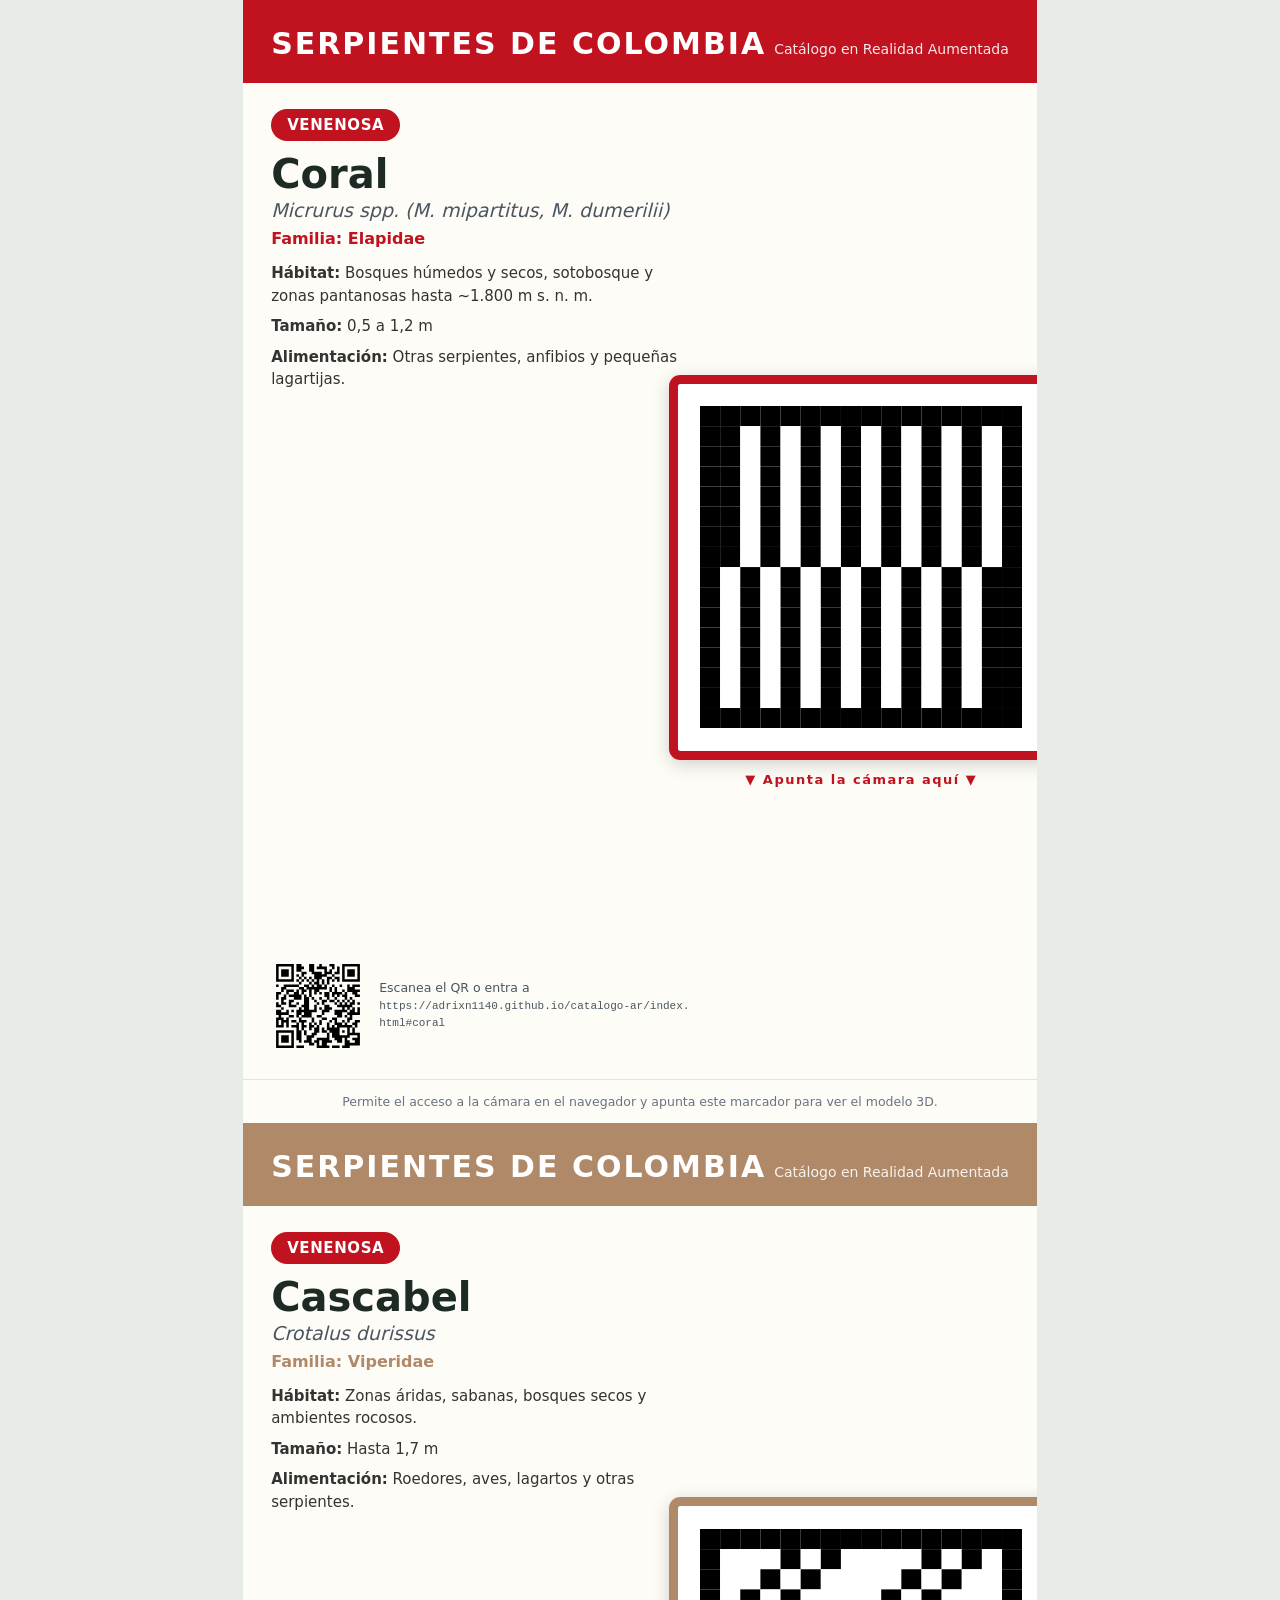
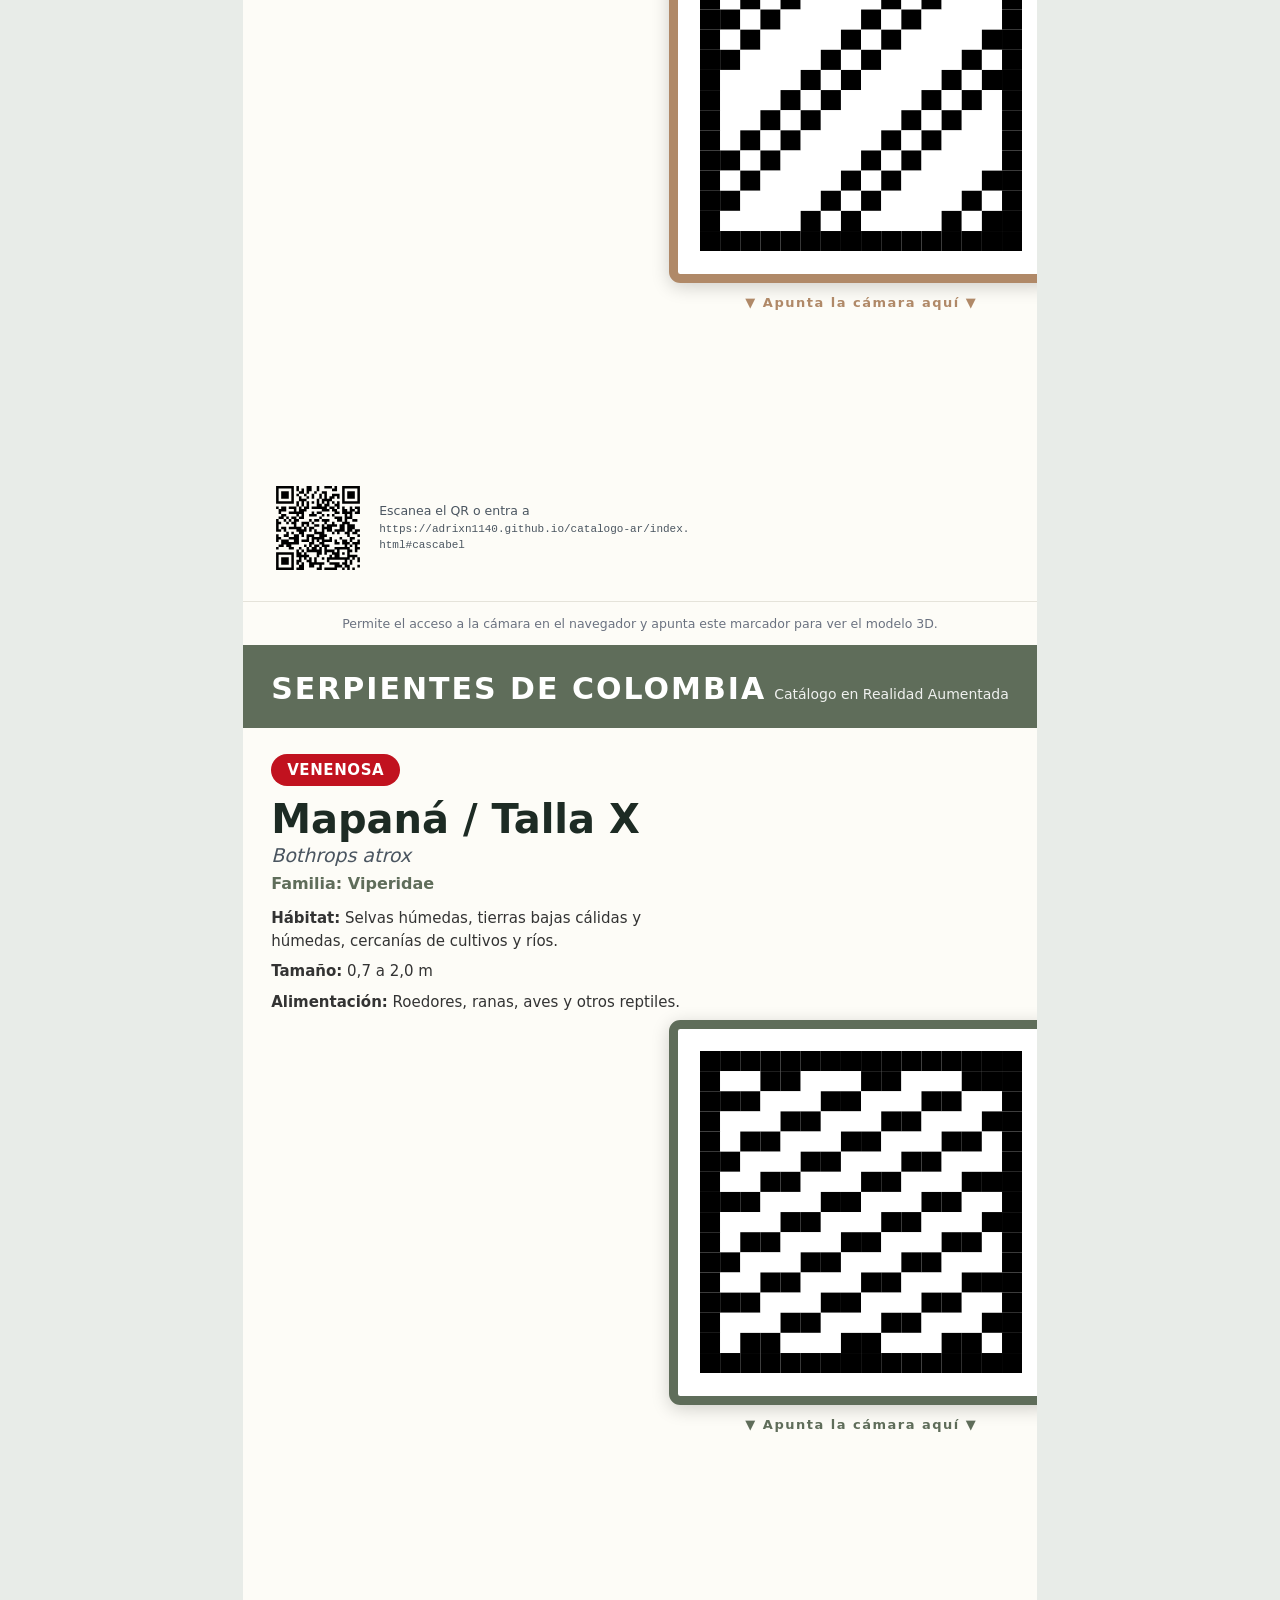
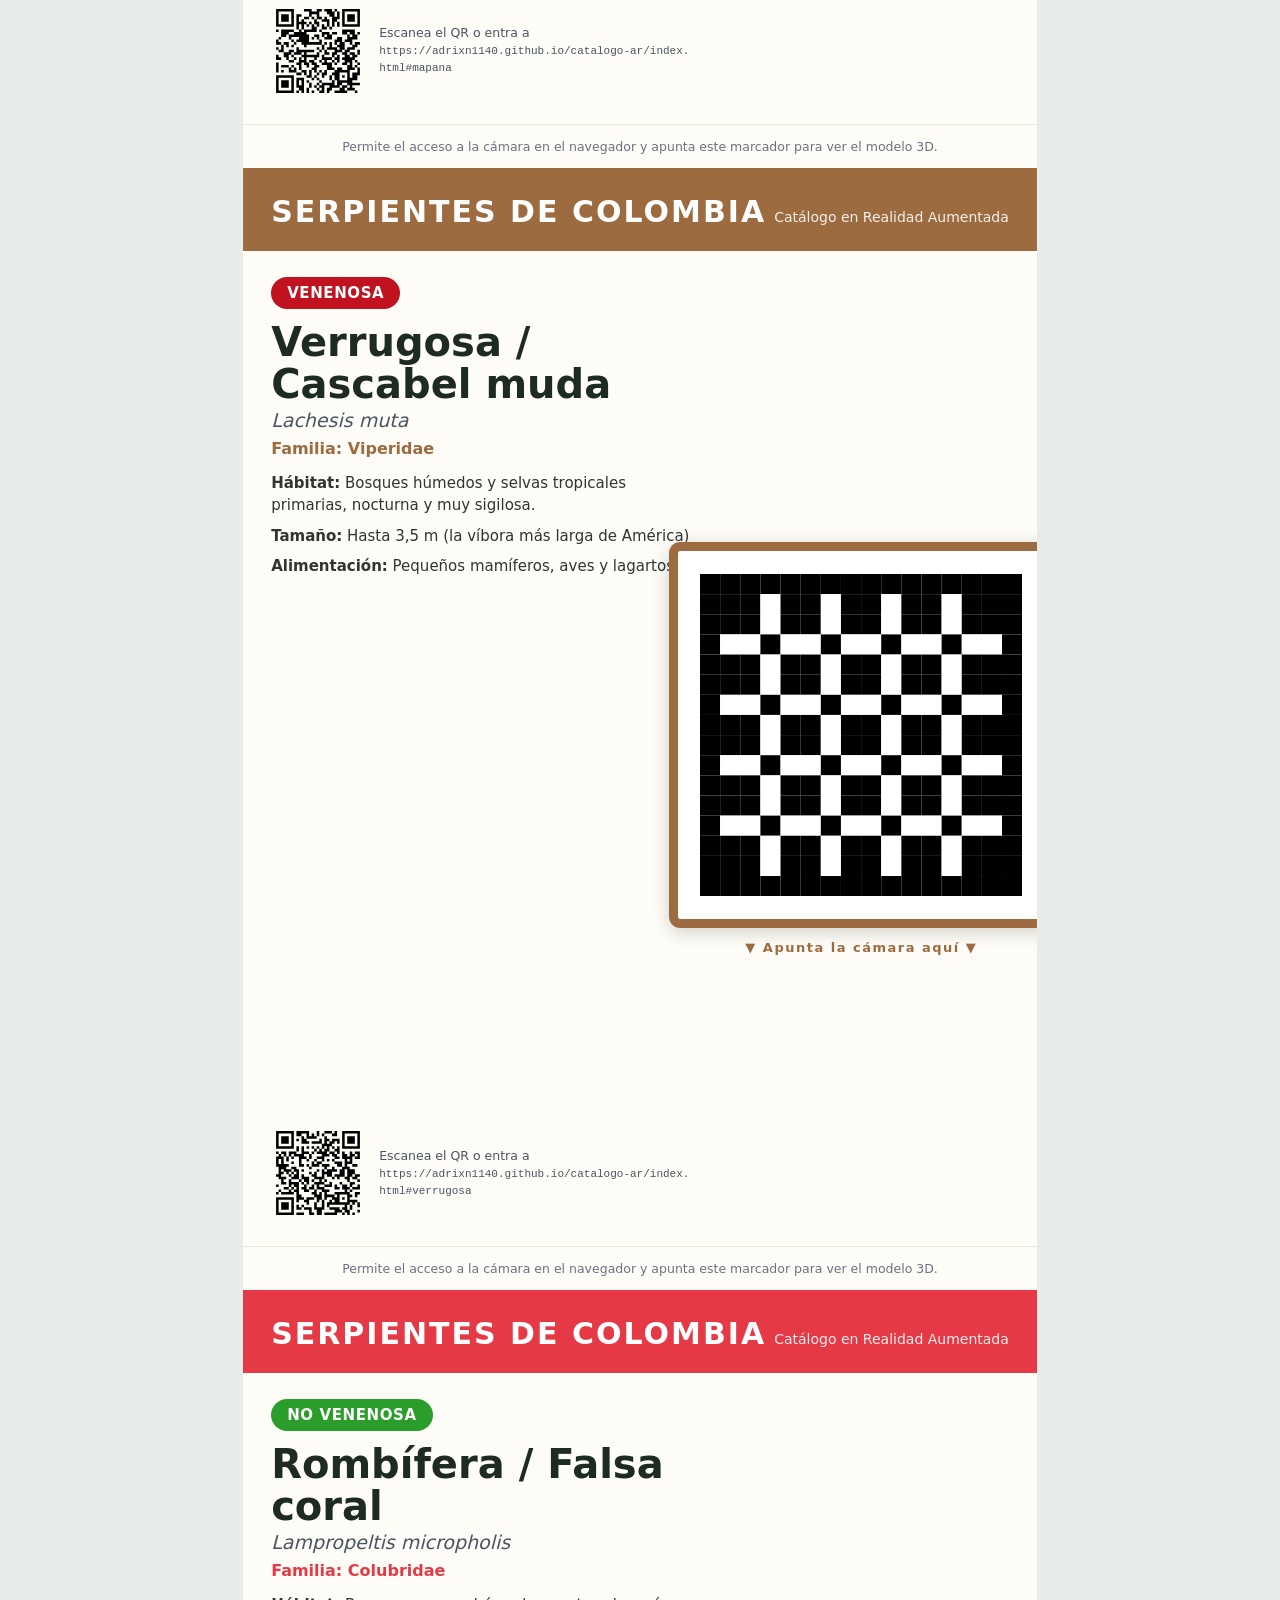
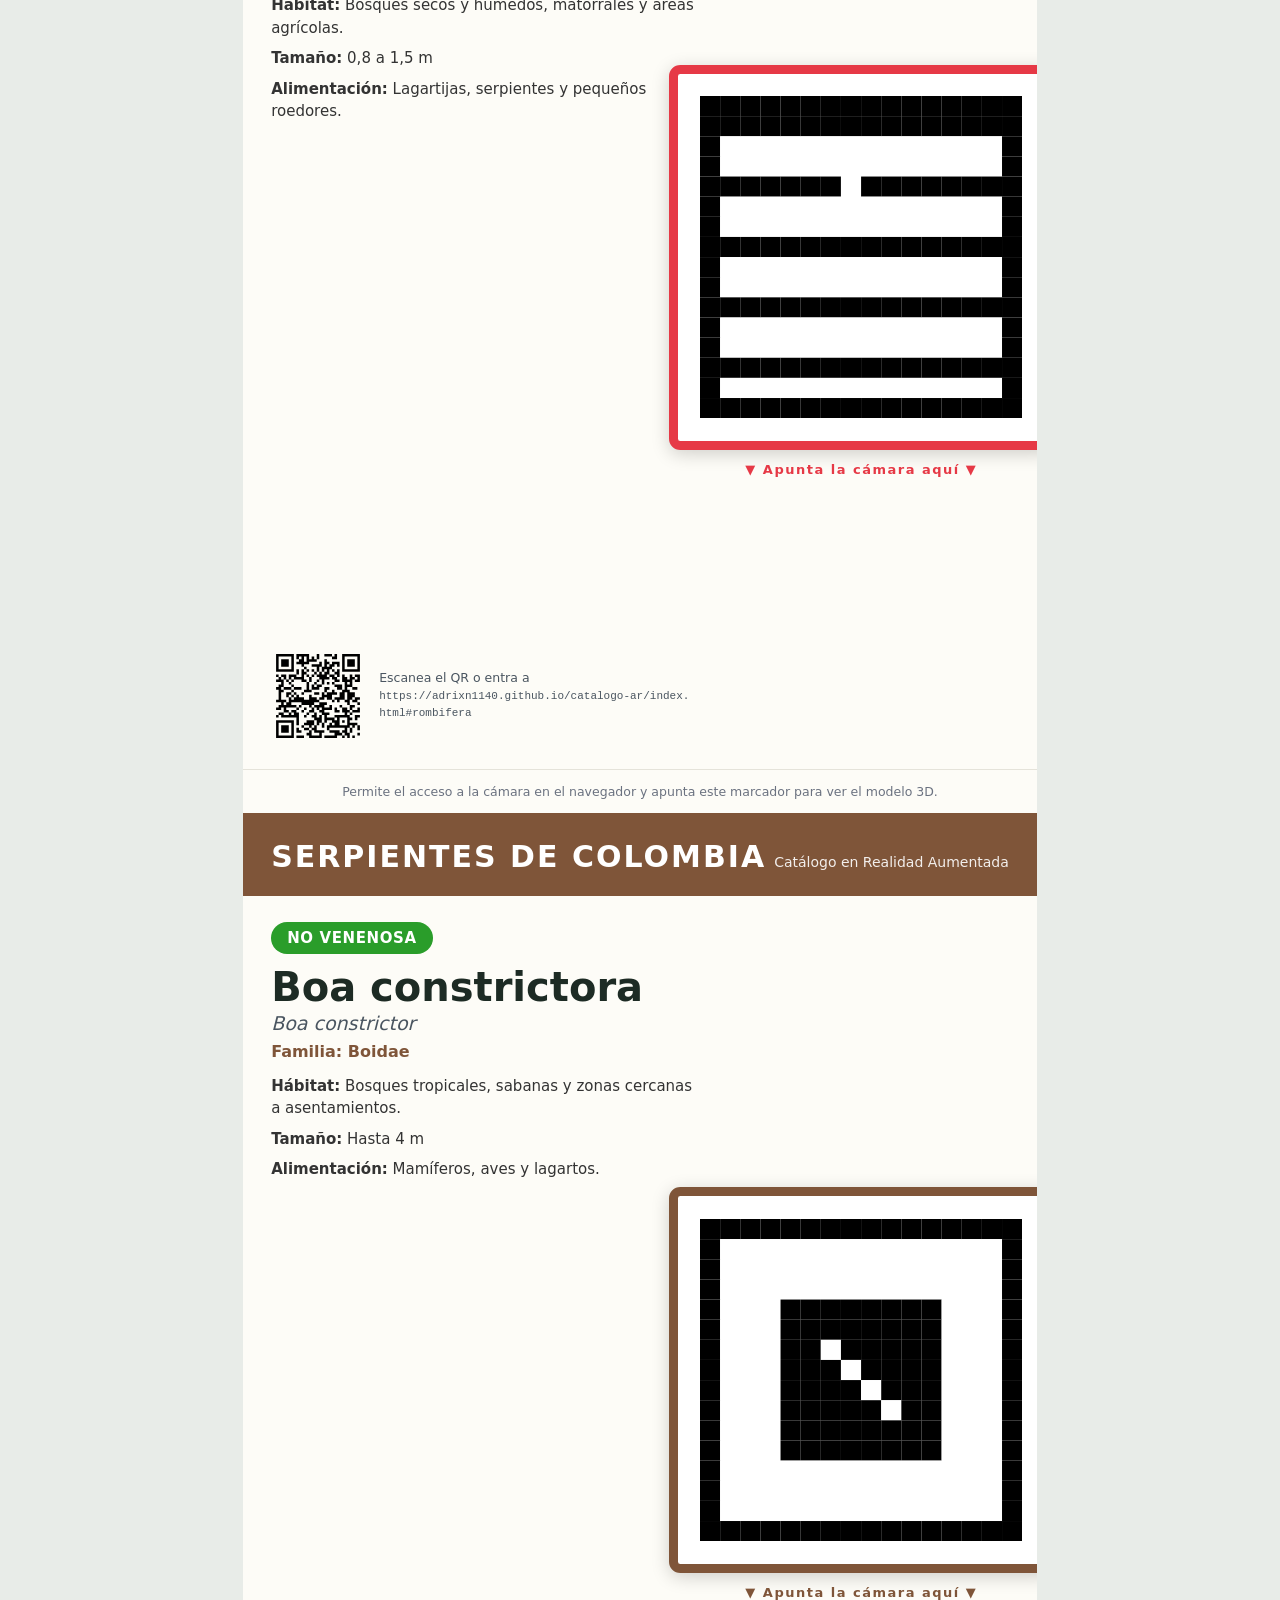
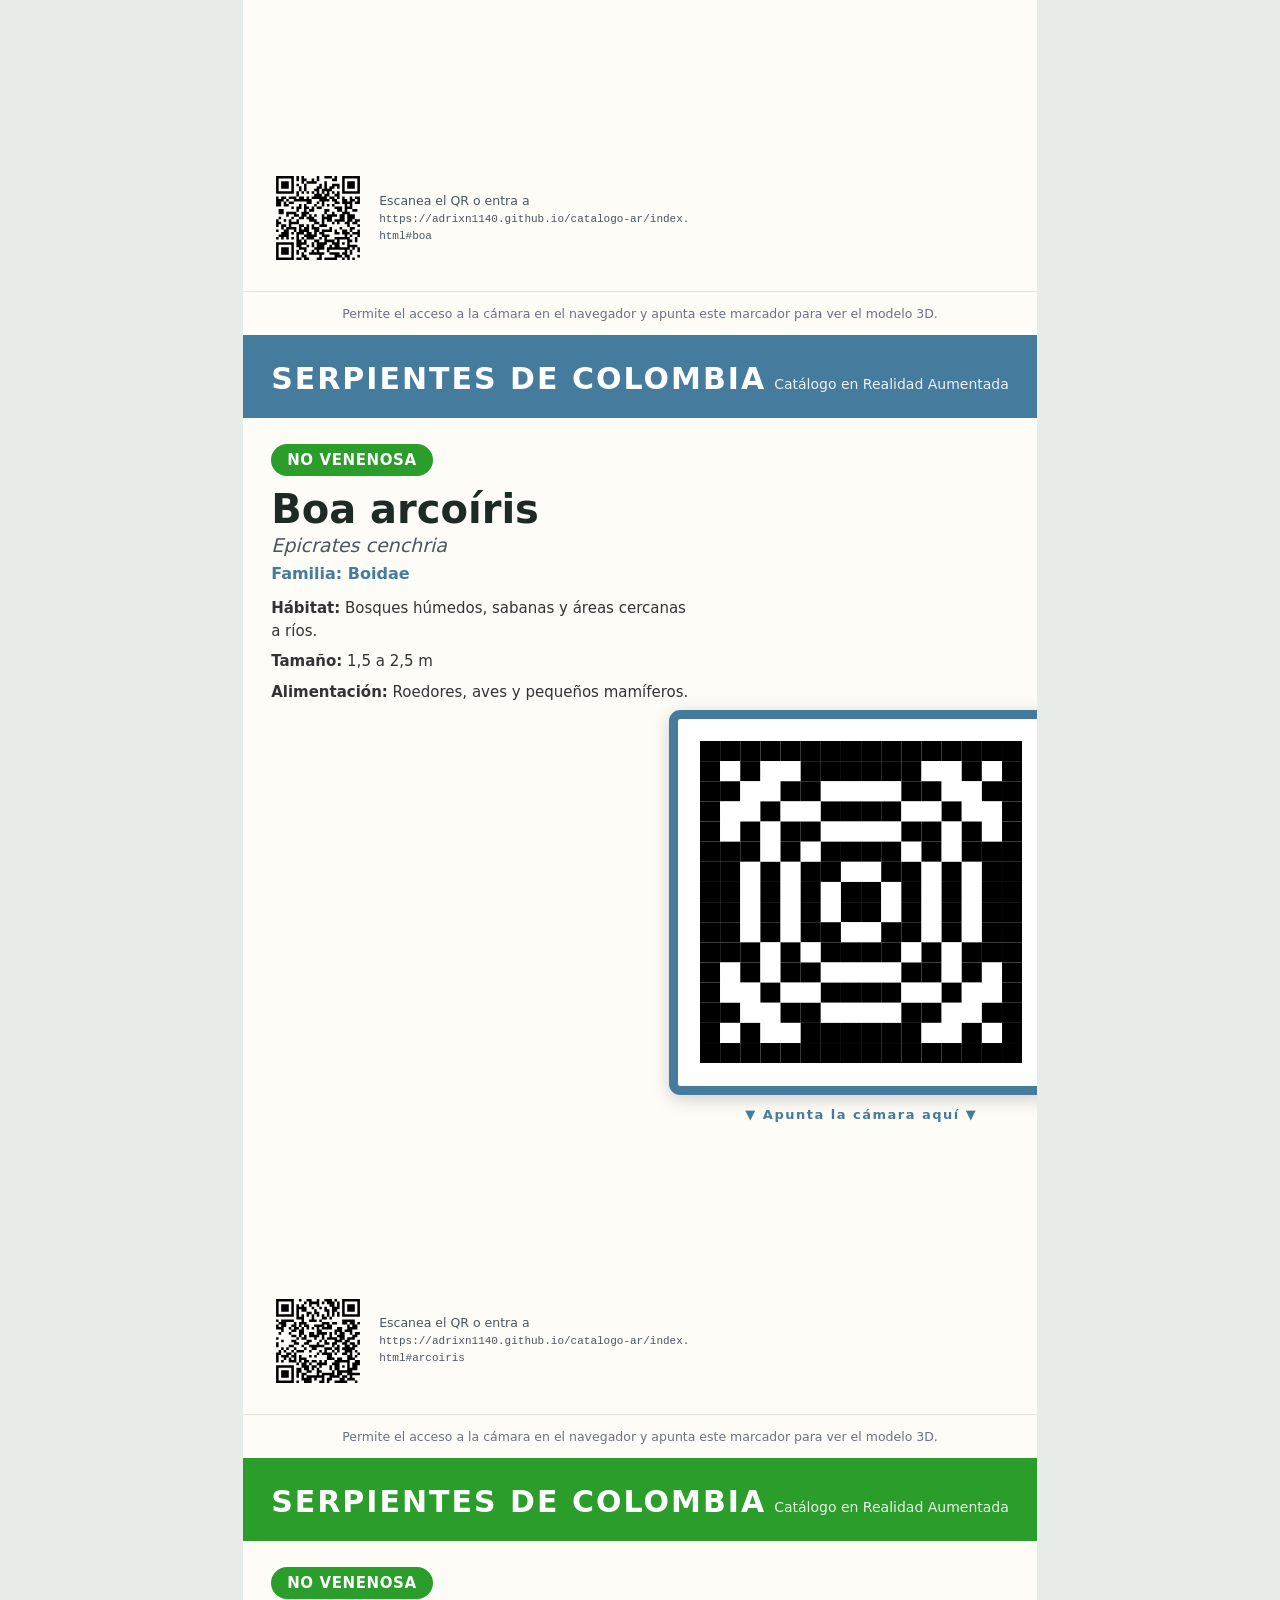
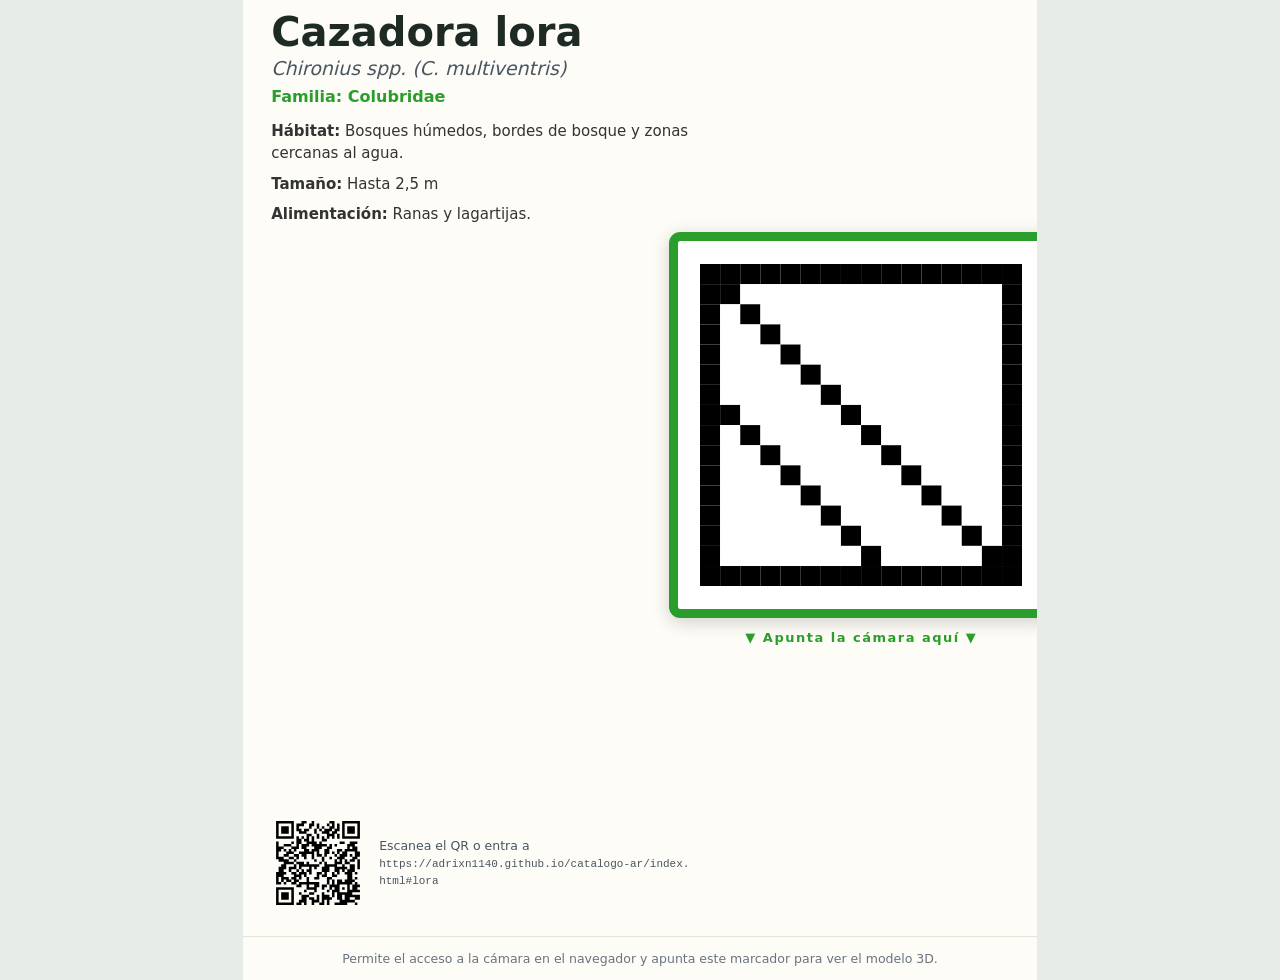
<file: cartas/cartas.html>
<!DOCTYPE html>
<html lang="es">
<head>
<meta charset="utf-8">
<title>Cartas AR · Serpientes de Colombia</title>
<style>
  * { box-sizing: border-box; -webkit-print-color-adjust: exact; print-color-adjust: exact; }
  body { margin: 0; background: #e8ece8; font-family: system-ui, -apple-system, "Segoe UI", Roboto, sans-serif; }
  .card {
    width: 210mm; height: 297mm;
    margin: 0 auto;
    background: #fdfcf7;
    page-break-after: always;
    break-after: page;
    display: flex; flex-direction: column;
    overflow: hidden;
  }
  .card:last-child { page-break-after: auto; }
  .cabecera {
    background: var(--acc-osc);
    color: #fff;
    padding: 26px 28px 22px;
    display: flex; align-items: baseline; justify-content: space-between;
  }
  .logo { font-size: 30px; font-weight: 900; letter-spacing: 2px; }
  .sub { font-size: 14px; opacity: .9; }
  .cuerpo { flex: 1; display: flex; gap: 20px; padding: 26px 28px; }
  .col-info { flex: 1; min-width: 0; display: flex; flex-direction: column; }
  .pill {
    align-self: flex-start; padding: 7px 16px; border-radius: 999px;
    font-weight: 800; font-size: 15px; letter-spacing: .6px; color: #fff;
    background: var(--acc);
  }
  .pill.ven { background: #c1121f; }
  .pill.seguro { background: #2a9d2a; }
  .nombre { margin: 12px 0 4px; font-size: 40px; line-height: 1.05; color: #1d2b24; }
  .cient { margin: 0; font-style: italic; font-size: 19px; color: #4a5560; }
  .familia { margin: 8px 0 14px; font-weight: 600; color: var(--acc-osc); }
  .mini-ficha { margin: 0; padding: 0; list-style: none; font-size: 15px; line-height: 1.5; color: #333; }
  .mini-ficha li { margin-bottom: 8px; }
  .qr { margin-top: auto; padding-top: 18px; display: flex; align-items: center; gap: 14px; }
  .qr-img { width: 94px; height: 94px; flex-shrink: 0; }
  .qr-img svg { width: 94px; height: 94px; }
  .qr-txt { font-size: 12.5px; color: #4a5560; line-height: 1.35; }
  .qr-txt code { font-size: 11px; word-break: break-all; }
  .col-marker { width: 40%; flex-shrink: 0; display: flex; flex-direction: column; align-items: center; justify-content: center; gap: 12px; }
  .marco {
    width: 102mm; height: 102mm;
    padding: 6mm;
    border: 2.5mm solid var(--acc-osc);
    background: #fff;
    box-shadow: 0 4px 18px rgba(0,0,0,.18);
    border-radius: 3mm;
  }
  .marker { width: 100%; height: 100%; }
  .marker svg { width: 100%; height: 100%; display: block; }
  .marcar-txt { font-weight: 700; font-size: 13px; letter-spacing: 1.5px; color: var(--acc-osc); }
  .pie {
    padding: 14px 28px;
    font-size: 12.5px; color: #6b7280; text-align: center;
    border-top: 1px solid #e5e3da;
  }
  @media print { body { background: none; } }
</style>
</head>
<body>

<div class="card" style="--acc:#c1121f;--acc-osc:#c1121f;">
  <div class="cabecera">
    <span class="logo">SERPIENTES DE COLOMBIA</span>
    <span class="sub">Catálogo en Realidad Aumentada</span>
  </div>
  <div class="cuerpo">
    <div class="col-info">
      <span class="pill ven">VENENOSA</span>
      <h1 class="nombre">Coral</h1>
      <p class="cient">Micrurus spp. (M. mipartitus, M. dumerilii)</p>
      <p class="familia">Familia: Elapidae</p>
      <ul class="mini-ficha">
        <li><b>Hábitat:</b> Bosques húmedos y secos, sotobosque y zonas pantanosas hasta ~1.800 m s. n. m.</li>
        <li><b>Tamaño:</b> 0,5 a 1,2 m</li>
        <li><b>Alimentación:</b> Otras serpientes, anfibios y pequeñas lagartijas.</li>
      </ul>
      <div class="qr">
        <div class="qr-img"><svg width="29.6mm" height="29.6mm" version="1.1" viewBox="0 0 29.6 29.6" xmlns="http://www.w3.org/2000/svg"><path d="M1.6,1.6H2.4V2.4H1.6zM2.4,1.6H3.2V2.4H2.4zM3.2,1.6H4V2.4H3.2zM4,1.6H4.8V2.4H4zM4.8,1.6H5.6V2.4H4.8zM5.6,1.6H6.4V2.4H5.6zM6.4,1.6H7.2V2.4H6.4zM8,1.6H8.8V2.4H8zM8.8,1.6H9.6V2.4H8.8zM12,1.6H12.8V2.4H12zM12.8,1.6H13.6V2.4H12.8zM15.2,1.6H16V2.4H15.2zM18.4,1.6H19.2V2.4H18.4zM19.2,1.6H20V2.4H19.2zM22.4,1.6H23.2V2.4H22.4zM23.2,1.6H24V2.4H23.2zM24,1.6H24.8V2.4H24zM24.8,1.6H25.6V2.4H24.8zM25.6,1.6H26.4V2.4H25.6zM26.4,1.6H27.2V2.4H26.4zM27.2,1.6H28V2.4H27.2zM1.6,2.4H2.4V3.2H1.6zM6.4,2.4H7.2V3.2H6.4zM8,2.4H8.8V3.2H8zM8.8,2.4H9.6V3.2H8.8zM9.6,2.4H10.4V3.2H9.6zM12,2.4H12.8V3.2H12zM12.8,2.4H13.6V3.2H12.8zM14.4,2.4H15.2V3.2H14.4zM15.2,2.4H16V3.2H15.2zM16,2.4H16.8V3.2H16zM16.8,2.4H17.6V3.2H16.8zM19.2,2.4H20V3.2H19.2zM20.8,2.4H21.6V3.2H20.8zM22.4,2.4H23.2V3.2H22.4zM27.2,2.4H28V3.2H27.2zM1.6,3.2H2.4V4H1.6zM3.2,3.2H4V4H3.2zM4,3.2H4.8V4H4zM4.8,3.2H5.6V4H4.8zM6.4,3.2H7.2V4H6.4zM8,3.2H8.8V4H8zM8.8,3.2H9.6V4H8.8zM12,3.2H12.8V4H12zM12.8,3.2H13.6V4H12.8zM16.8,3.2H17.6V4H16.8zM18.4,3.2H19.2V4H18.4zM20.8,3.2H21.6V4H20.8zM22.4,3.2H23.2V4H22.4zM24,3.2H24.8V4H24zM24.8,3.2H25.6V4H24.8zM25.6,3.2H26.4V4H25.6zM27.2,3.2H28V4H27.2zM1.6,4H2.4V4.8H1.6zM3.2,4H4V4.8H3.2zM4,4H4.8V4.8H4zM4.8,4H5.6V4.8H4.8zM6.4,4H7.2V4.8H6.4zM9.6,4H10.4V4.8H9.6zM10.4,4H11.2V4.8H10.4zM12.8,4H13.6V4.8H12.8zM13.6,4H14.4V4.8H13.6zM14.4,4H15.2V4.8H14.4zM15.2,4H16V4.8H15.2zM16.8,4H17.6V4.8H16.8zM17.6,4H18.4V4.8H17.6zM18.4,4H19.2V4.8H18.4zM20,4H20.8V4.8H20zM20.8,4H21.6V4.8H20.8zM22.4,4H23.2V4.8H22.4zM24,4H24.8V4.8H24zM24.8,4H25.6V4.8H24.8zM25.6,4H26.4V4.8H25.6zM27.2,4H28V4.8H27.2zM1.6,4.8H2.4V5.6H1.6zM3.2,4.8H4V5.6H3.2zM4,4.8H4.8V5.6H4zM4.8,4.8H5.6V5.6H4.8zM6.4,4.8H7.2V5.6H6.4zM8,4.8H8.8V5.6H8zM9.6,4.8H10.4V5.6H9.6zM13.6,4.8H14.4V5.6H13.6zM14.4,4.8H15.2V5.6H14.4zM15.2,4.8H16V5.6H15.2zM16,4.8H16.8V5.6H16zM16.8,4.8H17.6V5.6H16.8zM19.2,4.8H20V5.6H19.2zM22.4,4.8H23.2V5.6H22.4zM24,4.8H24.8V5.6H24zM24.8,4.8H25.6V5.6H24.8zM25.6,4.8H26.4V5.6H25.6zM27.2,4.8H28V5.6H27.2zM1.6,5.6H2.4V6.4H1.6zM6.4,5.6H7.2V6.4H6.4zM8.8,5.6H9.6V6.4H8.8zM10.4,5.6H11.2V6.4H10.4zM12,5.6H12.8V6.4H12zM13.6,5.6H14.4V6.4H13.6zM14.4,5.6H15.2V6.4H14.4zM15.2,5.6H16V6.4H15.2zM17.6,5.6H18.4V6.4H17.6zM18.4,5.6H19.2V6.4H18.4zM20,5.6H20.8V6.4H20zM20.8,5.6H21.6V6.4H20.8zM22.4,5.6H23.2V6.4H22.4zM27.2,5.6H28V6.4H27.2zM1.6,6.4H2.4V7.2H1.6zM2.4,6.4H3.2V7.2H2.4zM3.2,6.4H4V7.2H3.2zM4,6.4H4.8V7.2H4zM4.8,6.4H5.6V7.2H4.8zM5.6,6.4H6.4V7.2H5.6zM6.4,6.4H7.2V7.2H6.4zM8,6.4H8.8V7.2H8zM9.6,6.4H10.4V7.2H9.6zM11.2,6.4H12V7.2H11.2zM12.8,6.4H13.6V7.2H12.8zM14.4,6.4H15.2V7.2H14.4zM16,6.4H16.8V7.2H16zM17.6,6.4H18.4V7.2H17.6zM19.2,6.4H20V7.2H19.2zM20.8,6.4H21.6V7.2H20.8zM22.4,6.4H23.2V7.2H22.4zM23.2,6.4H24V7.2H23.2zM24,6.4H24.8V7.2H24zM24.8,6.4H25.6V7.2H24.8zM25.6,6.4H26.4V7.2H25.6zM26.4,6.4H27.2V7.2H26.4zM27.2,6.4H28V7.2H27.2zM8.8,7.2H9.6V8H8.8zM12,7.2H12.8V8H12zM13.6,7.2H14.4V8H13.6zM14.4,7.2H15.2V8H14.4zM16,7.2H16.8V8H16zM17.6,7.2H18.4V8H17.6zM1.6,8H2.4V8.8H1.6zM4,8H4.8V8.8H4zM4.8,8H5.6V8.8H4.8zM5.6,8H6.4V8.8H5.6zM6.4,8H7.2V8.8H6.4zM7.2,8H8V8.8H7.2zM8,8H8.8V8.8H8zM10.4,8H11.2V8.8H10.4zM11.2,8H12V8.8H11.2zM12.8,8H13.6V8.8H12.8zM14.4,8H15.2V8.8H14.4zM15.2,8H16V8.8H15.2zM16.8,8H17.6V8.8H16.8zM19.2,8H20V8.8H19.2zM21.6,8H22.4V8.8H21.6zM24,8H24.8V8.8H24zM25.6,8H26.4V8.8H25.6zM26.4,8H27.2V8.8H26.4zM27.2,8H28V8.8H27.2zM3.2,8.8H4V9.6H3.2zM4,8.8H4.8V9.6H4zM8.8,8.8H9.6V9.6H8.8zM9.6,8.8H10.4V9.6H9.6zM11.2,8.8H12V9.6H11.2zM12,8.8H12.8V9.6H12zM12.8,8.8H13.6V9.6H12.8zM13.6,8.8H14.4V9.6H13.6zM14.4,8.8H15.2V9.6H14.4zM15.2,8.8H16V9.6H15.2zM16,8.8H16.8V9.6H16zM16.8,8.8H17.6V9.6H16.8zM18.4,8.8H19.2V9.6H18.4zM20,8.8H20.8V9.6H20zM24,8.8H24.8V9.6H24zM24.8,8.8H25.6V9.6H24.8zM25.6,8.8H26.4V9.6H25.6zM3.2,9.6H4V10.4H3.2zM4.8,9.6H5.6V10.4H4.8zM5.6,9.6H6.4V10.4H5.6zM6.4,9.6H7.2V10.4H6.4zM8,9.6H8.8V10.4H8zM9.6,9.6H10.4V10.4H9.6zM10.4,9.6H11.2V10.4H10.4zM12,9.6H12.8V10.4H12zM13.6,9.6H14.4V10.4H13.6zM14.4,9.6H15.2V10.4H14.4zM18.4,9.6H19.2V10.4H18.4zM20,9.6H20.8V10.4H20zM22.4,9.6H23.2V10.4H22.4zM24,9.6H24.8V10.4H24zM24.8,9.6H25.6V10.4H24.8zM25.6,9.6H26.4V10.4H25.6zM26.4,9.6H27.2V10.4H26.4zM27.2,9.6H28V10.4H27.2zM1.6,10.4H2.4V11.2H1.6zM2.4,10.4H3.2V11.2H2.4zM4.8,10.4H5.6V11.2H4.8zM7.2,10.4H8V11.2H7.2zM8,10.4H8.8V11.2H8zM9.6,10.4H10.4V11.2H9.6zM12,10.4H12.8V11.2H12zM13.6,10.4H14.4V11.2H13.6zM15.2,10.4H16V11.2H15.2zM16.8,10.4H17.6V11.2H16.8zM17.6,10.4H18.4V11.2H17.6zM19.2,10.4H20V11.2H19.2zM20,10.4H20.8V11.2H20zM20.8,10.4H21.6V11.2H20.8zM21.6,10.4H22.4V11.2H21.6zM23.2,10.4H24V11.2H23.2zM25.6,10.4H26.4V11.2H25.6zM26.4,10.4H27.2V11.2H26.4zM1.6,11.2H2.4V12H1.6zM4,11.2H4.8V12H4zM5.6,11.2H6.4V12H5.6zM6.4,11.2H7.2V12H6.4zM7.2,11.2H8V12H7.2zM8,11.2H8.8V12H8zM8.8,11.2H9.6V12H8.8zM10.4,11.2H11.2V12H10.4zM12,11.2H12.8V12H12zM16.8,11.2H17.6V12H16.8zM17.6,11.2H18.4V12H17.6zM19.2,11.2H20V12H19.2zM20.8,11.2H21.6V12H20.8zM22.4,11.2H23.2V12H22.4zM23.2,11.2H24V12H23.2zM26.4,11.2H27.2V12H26.4zM27.2,11.2H28V12H27.2zM1.6,12H2.4V12.8H1.6zM3.2,12H4V12.8H3.2zM4,12H4.8V12.8H4zM7.2,12H8V12.8H7.2zM8,12H8.8V12.8H8zM8.8,12H9.6V12.8H8.8zM10.4,12H11.2V12.8H10.4zM11.2,12H12V12.8H11.2zM12.8,12H13.6V12.8H12.8zM15.2,12H16V12.8H15.2zM17.6,12H18.4V12.8H17.6zM20,12H20.8V12.8H20zM23.2,12H24V12.8H23.2zM24.8,12H25.6V12.8H24.8zM3.2,12.8H4V13.6H3.2zM5.6,12.8H6.4V13.6H5.6zM6.4,12.8H7.2V13.6H6.4zM10.4,12.8H11.2V13.6H10.4zM11.2,12.8H12V13.6H11.2zM13.6,12.8H14.4V13.6H13.6zM16,12.8H16.8V13.6H16zM16.8,12.8H17.6V13.6H16.8zM18.4,12.8H19.2V13.6H18.4zM19.2,12.8H20V13.6H19.2zM20.8,12.8H21.6V13.6H20.8zM22.4,12.8H23.2V13.6H22.4zM24,12.8H24.8V13.6H24zM25.6,12.8H26.4V13.6H25.6zM1.6,13.6H2.4V14.4H1.6zM3.2,13.6H4V14.4H3.2zM4,13.6H4.8V14.4H4zM5.6,13.6H6.4V14.4H5.6zM8,13.6H8.8V14.4H8zM10.4,13.6H11.2V14.4H10.4zM11.2,13.6H12V14.4H11.2zM14.4,13.6H15.2V14.4H14.4zM16,13.6H16.8V14.4H16zM20,13.6H20.8V14.4H20zM21.6,13.6H22.4V14.4H21.6zM23.2,13.6H24V14.4H23.2zM24.8,13.6H25.6V14.4H24.8zM25.6,13.6H26.4V14.4H25.6zM27.2,13.6H28V14.4H27.2zM1.6,14.4H2.4V15.2H1.6zM2.4,14.4H3.2V15.2H2.4zM5.6,14.4H6.4V15.2H5.6zM6.4,14.4H7.2V15.2H6.4zM7.2,14.4H8V15.2H7.2zM9.6,14.4H10.4V15.2H9.6zM10.4,14.4H11.2V15.2H10.4zM11.2,14.4H12V15.2H11.2zM13.6,14.4H14.4V15.2H13.6zM16.8,14.4H17.6V15.2H16.8zM17.6,14.4H18.4V15.2H17.6zM20.8,14.4H21.6V15.2H20.8zM21.6,14.4H22.4V15.2H21.6zM22.4,14.4H23.2V15.2H22.4zM23.2,14.4H24V15.2H23.2zM24,14.4H24.8V15.2H24zM24.8,14.4H25.6V15.2H24.8zM3.2,15.2H4V16H3.2zM8.8,15.2H9.6V16H8.8zM10.4,15.2H11.2V16H10.4zM11.2,15.2H12V16H11.2zM13.6,15.2H14.4V16H13.6zM15.2,15.2H16V16H15.2zM16.8,15.2H17.6V16H16.8zM17.6,15.2H18.4V16H17.6zM18.4,15.2H19.2V16H18.4zM22.4,15.2H23.2V16H22.4zM24,15.2H24.8V16H24zM25.6,15.2H26.4V16H25.6zM27.2,15.2H28V16H27.2zM1.6,16H2.4V16.8H1.6zM2.4,16H3.2V16.8H2.4zM4.8,16H5.6V16.8H4.8zM6.4,16H7.2V16.8H6.4zM8,16H8.8V16.8H8zM8.8,16H9.6V16.8H8.8zM9.6,16H10.4V16.8H9.6zM10.4,16H11.2V16.8H10.4zM11.2,16H12V16.8H11.2zM12,16H12.8V16.8H12zM12.8,16H13.6V16.8H12.8zM13.6,16H14.4V16.8H13.6zM16,16H16.8V16.8H16zM16.8,16H17.6V16.8H16.8zM17.6,16H18.4V16.8H17.6zM20,16H20.8V16.8H20zM20.8,16H21.6V16.8H20.8zM21.6,16H22.4V16.8H21.6zM22.4,16H23.2V16.8H22.4zM23.2,16H24V16.8H23.2zM24.8,16H25.6V16.8H24.8zM25.6,16H26.4V16.8H25.6zM27.2,16H28V16.8H27.2zM1.6,16.8H2.4V17.6H1.6zM2.4,16.8H3.2V17.6H2.4zM3.2,16.8H4V17.6H3.2zM4,16.8H4.8V17.6H4zM4.8,16.8H5.6V17.6H4.8zM8,16.8H8.8V17.6H8zM8.8,16.8H9.6V17.6H8.8zM10.4,16.8H11.2V17.6H10.4zM11.2,16.8H12V17.6H11.2zM12,16.8H12.8V17.6H12zM16,16.8H16.8V17.6H16zM20,16.8H20.8V17.6H20zM20.8,16.8H21.6V17.6H20.8zM21.6,16.8H22.4V17.6H21.6zM24,16.8H24.8V17.6H24zM24.8,16.8H25.6V17.6H24.8zM25.6,16.8H26.4V17.6H25.6zM26.4,16.8H27.2V17.6H26.4zM27.2,16.8H28V17.6H27.2zM2.4,17.6H3.2V18.4H2.4zM5.6,17.6H6.4V18.4H5.6zM6.4,17.6H7.2V18.4H6.4zM8,17.6H8.8V18.4H8zM9.6,17.6H10.4V18.4H9.6zM10.4,17.6H11.2V18.4H10.4zM11.2,17.6H12V18.4H11.2zM12,17.6H12.8V18.4H12zM14.4,17.6H15.2V18.4H14.4zM15.2,17.6H16V18.4H15.2zM20.8,17.6H21.6V18.4H20.8zM21.6,17.6H22.4V18.4H21.6zM23.2,17.6H24V18.4H23.2zM24.8,17.6H25.6V18.4H24.8zM1.6,18.4H2.4V19.2H1.6zM2.4,18.4H3.2V19.2H2.4zM3.2,18.4H4V19.2H3.2zM4.8,18.4H5.6V19.2H4.8zM8.8,18.4H9.6V19.2H8.8zM12.8,18.4H13.6V19.2H12.8zM16,18.4H16.8V19.2H16zM16.8,18.4H17.6V19.2H16.8zM19.2,18.4H20V19.2H19.2zM20,18.4H20.8V19.2H20zM24,18.4H24.8V19.2H24zM24.8,18.4H25.6V19.2H24.8zM1.6,19.2H2.4V20H1.6zM3.2,19.2H4V20H3.2zM4,19.2H4.8V20H4zM4.8,19.2H5.6V20H4.8zM6.4,19.2H7.2V20H6.4zM7.2,19.2H8V20H7.2zM8.8,19.2H9.6V20H8.8zM9.6,19.2H10.4V20H9.6zM10.4,19.2H11.2V20H10.4zM12.8,19.2H13.6V20H12.8zM15.2,19.2H16V20H15.2zM18.4,19.2H19.2V20H18.4zM20,19.2H20.8V20H20zM22.4,19.2H23.2V20H22.4zM24,19.2H24.8V20H24zM26.4,19.2H27.2V20H26.4zM27.2,19.2H28V20H27.2zM1.6,20H2.4V20.8H1.6zM3.2,20H4V20.8H3.2zM4.8,20H5.6V20.8H4.8zM8,20H8.8V20.8H8zM9.6,20H10.4V20.8H9.6zM12,20H12.8V20.8H12zM13.6,20H14.4V20.8H13.6zM15.2,20H16V20.8H15.2zM17.6,20H18.4V20.8H17.6zM20,20H20.8V20.8H20zM20.8,20H21.6V20.8H20.8zM21.6,20H22.4V20.8H21.6zM23.2,20H24V20.8H23.2zM25.6,20H26.4V20.8H25.6zM26.4,20H27.2V20.8H26.4zM1.6,20.8H2.4V21.6H1.6zM2.4,20.8H3.2V21.6H2.4zM3.2,20.8H4V21.6H3.2zM4.8,20.8H5.6V21.6H4.8zM6.4,20.8H7.2V21.6H6.4zM7.2,20.8H8V21.6H7.2zM8,20.8H8.8V21.6H8zM9.6,20.8H10.4V21.6H9.6zM10.4,20.8H11.2V21.6H10.4zM12,20.8H12.8V21.6H12zM12.8,20.8H13.6V21.6H12.8zM14.4,20.8H15.2V21.6H14.4zM17.6,20.8H18.4V21.6H17.6zM19.2,20.8H20V21.6H19.2zM20.8,20.8H21.6V21.6H20.8zM21.6,20.8H22.4V21.6H21.6zM22.4,20.8H23.2V21.6H22.4zM23.2,20.8H24V21.6H23.2zM24,20.8H24.8V21.6H24zM24.8,20.8H25.6V21.6H24.8zM26.4,20.8H27.2V21.6H26.4zM8,21.6H8.8V22.4H8zM9.6,21.6H10.4V22.4H9.6zM12,21.6H12.8V22.4H12zM13.6,21.6H14.4V22.4H13.6zM14.4,21.6H15.2V22.4H14.4zM16,21.6H16.8V22.4H16zM17.6,21.6H18.4V22.4H17.6zM18.4,21.6H19.2V22.4H18.4zM19.2,21.6H20V22.4H19.2zM20,21.6H20.8V22.4H20zM20.8,21.6H21.6V22.4H20.8zM24,21.6H24.8V22.4H24zM25.6,21.6H26.4V22.4H25.6zM1.6,22.4H2.4V23.2H1.6zM2.4,22.4H3.2V23.2H2.4zM3.2,22.4H4V23.2H3.2zM4,22.4H4.8V23.2H4zM4.8,22.4H5.6V23.2H4.8zM5.6,22.4H6.4V23.2H5.6zM6.4,22.4H7.2V23.2H6.4zM8,22.4H8.8V23.2H8zM8.8,22.4H9.6V23.2H8.8zM10.4,22.4H11.2V23.2H10.4zM13.6,22.4H14.4V23.2H13.6zM14.4,22.4H15.2V23.2H14.4zM16,22.4H16.8V23.2H16zM16.8,22.4H17.6V23.2H16.8zM18.4,22.4H19.2V23.2H18.4zM19.2,22.4H20V23.2H19.2zM20,22.4H20.8V23.2H20zM20.8,22.4H21.6V23.2H20.8zM22.4,22.4H23.2V23.2H22.4zM24,22.4H24.8V23.2H24zM25.6,22.4H26.4V23.2H25.6zM1.6,23.2H2.4V24H1.6zM6.4,23.2H7.2V24H6.4zM8,23.2H8.8V24H8zM8.8,23.2H9.6V24H8.8zM10.4,23.2H11.2V24H10.4zM12.8,23.2H13.6V24H12.8zM13.6,23.2H14.4V24H13.6zM17.6,23.2H18.4V24H17.6zM19.2,23.2H20V24H19.2zM20,23.2H20.8V24H20zM20.8,23.2H21.6V24H20.8zM24,23.2H24.8V24H24zM24.8,23.2H25.6V24H24.8zM25.6,23.2H26.4V24H25.6zM26.4,23.2H27.2V24H26.4zM27.2,23.2H28V24H27.2zM1.6,24H2.4V24.8H1.6zM3.2,24H4V24.8H3.2zM4,24H4.8V24.8H4zM4.8,24H5.6V24.8H4.8zM6.4,24H7.2V24.8H6.4zM8,24H8.8V24.8H8zM8.8,24H9.6V24.8H8.8zM11.2,24H12V24.8H11.2zM12,24H12.8V24.8H12zM12.8,24H13.6V24.8H12.8zM17.6,24H18.4V24.8H17.6zM19.2,24H20V24.8H19.2zM20,24H20.8V24.8H20zM20.8,24H21.6V24.8H20.8zM21.6,24H22.4V24.8H21.6zM22.4,24H23.2V24.8H22.4zM23.2,24H24V24.8H23.2zM24,24H24.8V24.8H24zM27.2,24H28V24.8H27.2zM1.6,24.8H2.4V25.6H1.6zM3.2,24.8H4V25.6H3.2zM4,24.8H4.8V25.6H4zM4.8,24.8H5.6V25.6H4.8zM6.4,24.8H7.2V25.6H6.4zM8,24.8H8.8V25.6H8zM8.8,24.8H9.6V25.6H8.8zM11.2,24.8H12V25.6H11.2zM12,24.8H12.8V25.6H12zM14.4,24.8H15.2V25.6H14.4zM15.2,24.8H16V25.6H15.2zM16,24.8H16.8V25.6H16zM16.8,24.8H17.6V25.6H16.8zM17.6,24.8H18.4V25.6H17.6zM20,24.8H20.8V25.6H20zM20.8,24.8H21.6V25.6H20.8zM21.6,24.8H22.4V25.6H21.6zM23.2,24.8H24V25.6H23.2zM25.6,24.8H26.4V25.6H25.6zM26.4,24.8H27.2V25.6H26.4zM27.2,24.8H28V25.6H27.2zM1.6,25.6H2.4V26.4H1.6zM3.2,25.6H4V26.4H3.2zM4,25.6H4.8V26.4H4zM4.8,25.6H5.6V26.4H4.8zM6.4,25.6H7.2V26.4H6.4zM8.8,25.6H9.6V26.4H8.8zM10.4,25.6H11.2V26.4H10.4zM11.2,25.6H12V26.4H11.2zM12,25.6H12.8V26.4H12zM13.6,25.6H14.4V26.4H13.6zM14.4,25.6H15.2V26.4H14.4zM16,25.6H16.8V26.4H16zM16.8,25.6H17.6V26.4H16.8zM17.6,25.6H18.4V26.4H17.6zM18.4,25.6H19.2V26.4H18.4zM20.8,25.6H21.6V26.4H20.8zM21.6,25.6H22.4V26.4H21.6zM23.2,25.6H24V26.4H23.2zM24,25.6H24.8V26.4H24zM26.4,25.6H27.2V26.4H26.4zM27.2,25.6H28V26.4H27.2zM1.6,26.4H2.4V27.2H1.6zM6.4,26.4H7.2V27.2H6.4zM12,26.4H12.8V27.2H12zM12.8,26.4H13.6V27.2H12.8zM14.4,26.4H15.2V27.2H14.4zM16,26.4H16.8V27.2H16zM16.8,26.4H17.6V27.2H16.8zM23.2,26.4H24V27.2H23.2zM24,26.4H24.8V27.2H24zM24.8,26.4H25.6V27.2H24.8zM25.6,26.4H26.4V27.2H25.6zM26.4,26.4H27.2V27.2H26.4zM27.2,26.4H28V27.2H27.2zM1.6,27.2H2.4V28H1.6zM2.4,27.2H3.2V28H2.4zM3.2,27.2H4V28H3.2zM4,27.2H4.8V28H4zM4.8,27.2H5.6V28H4.8zM5.6,27.2H6.4V28H5.6zM6.4,27.2H7.2V28H6.4zM8,27.2H8.8V28H8zM8.8,27.2H9.6V28H8.8zM9.6,27.2H10.4V28H9.6zM14.4,27.2H15.2V28H14.4zM15.2,27.2H16V28H15.2zM16,27.2H16.8V28H16zM16.8,27.2H17.6V28H16.8zM17.6,27.2H18.4V28H17.6zM19.2,27.2H20V28H19.2zM20,27.2H20.8V28H20zM20.8,27.2H21.6V28H20.8zM22.4,27.2H23.2V28H22.4zM23.2,27.2H24V28H23.2zM24,27.2H24.8V28H24z" id="qr-path" fill="#000000" fill-opacity="1" fill-rule="nonzero" stroke="none"/></svg></div>
        <div class="qr-txt">Escanea el QR o entra a<br><code>https://adrixn1140.github.io/catalogo-ar/index.html#coral</code></div>
      </div>
    </div>
    <div class="col-marker">
      <div class="marco">
        <div class="marker"><svg xmlns="http://www.w3.org/2000/svg" width="1600" height="1600" viewBox="0 0 1600 1600"><rect width="1600" height="1600" fill="white"/><rect x="0" y="0" width="100" height="100" fill="black" stroke="none"/><rect x="100" y="0" width="100" height="100" fill="black" stroke="none"/><rect x="200" y="0" width="100" height="100" fill="black" stroke="none"/><rect x="300" y="0" width="100" height="100" fill="black" stroke="none"/><rect x="400" y="0" width="100" height="100" fill="black" stroke="none"/><rect x="500" y="0" width="100" height="100" fill="black" stroke="none"/><rect x="600" y="0" width="100" height="100" fill="black" stroke="none"/><rect x="700" y="0" width="100" height="100" fill="black" stroke="none"/><rect x="800" y="0" width="100" height="100" fill="black" stroke="none"/><rect x="900" y="0" width="100" height="100" fill="black" stroke="none"/><rect x="1000" y="0" width="100" height="100" fill="black" stroke="none"/><rect x="1100" y="0" width="100" height="100" fill="black" stroke="none"/><rect x="1200" y="0" width="100" height="100" fill="black" stroke="none"/><rect x="1300" y="0" width="100" height="100" fill="black" stroke="none"/><rect x="1400" y="0" width="100" height="100" fill="black" stroke="none"/><rect x="1500" y="0" width="100" height="100" fill="black" stroke="none"/><rect x="0" y="100" width="100" height="100" fill="black" stroke="none"/><rect x="100" y="100" width="100" height="100" fill="black" stroke="none"/><rect x="200" y="100" width="100" height="100" fill="white" stroke="none"/><rect x="300" y="100" width="100" height="100" fill="black" stroke="none"/><rect x="400" y="100" width="100" height="100" fill="white" stroke="none"/><rect x="500" y="100" width="100" height="100" fill="black" stroke="none"/><rect x="600" y="100" width="100" height="100" fill="white" stroke="none"/><rect x="700" y="100" width="100" height="100" fill="black" stroke="none"/><rect x="800" y="100" width="100" height="100" fill="white" stroke="none"/><rect x="900" y="100" width="100" height="100" fill="black" stroke="none"/><rect x="1000" y="100" width="100" height="100" fill="white" stroke="none"/><rect x="1100" y="100" width="100" height="100" fill="black" stroke="none"/><rect x="1200" y="100" width="100" height="100" fill="white" stroke="none"/><rect x="1300" y="100" width="100" height="100" fill="black" stroke="none"/><rect x="1400" y="100" width="100" height="100" fill="white" stroke="none"/><rect x="1500" y="100" width="100" height="100" fill="black" stroke="none"/><rect x="0" y="200" width="100" height="100" fill="black" stroke="none"/><rect x="100" y="200" width="100" height="100" fill="black" stroke="none"/><rect x="200" y="200" width="100" height="100" fill="white" stroke="none"/><rect x="300" y="200" width="100" height="100" fill="black" stroke="none"/><rect x="400" y="200" width="100" height="100" fill="white" stroke="none"/><rect x="500" y="200" width="100" height="100" fill="black" stroke="none"/><rect x="600" y="200" width="100" height="100" fill="white" stroke="none"/><rect x="700" y="200" width="100" height="100" fill="black" stroke="none"/><rect x="800" y="200" width="100" height="100" fill="white" stroke="none"/><rect x="900" y="200" width="100" height="100" fill="black" stroke="none"/><rect x="1000" y="200" width="100" height="100" fill="white" stroke="none"/><rect x="1100" y="200" width="100" height="100" fill="black" stroke="none"/><rect x="1200" y="200" width="100" height="100" fill="white" stroke="none"/><rect x="1300" y="200" width="100" height="100" fill="black" stroke="none"/><rect x="1400" y="200" width="100" height="100" fill="white" stroke="none"/><rect x="1500" y="200" width="100" height="100" fill="black" stroke="none"/><rect x="0" y="300" width="100" height="100" fill="black" stroke="none"/><rect x="100" y="300" width="100" height="100" fill="black" stroke="none"/><rect x="200" y="300" width="100" height="100" fill="white" stroke="none"/><rect x="300" y="300" width="100" height="100" fill="black" stroke="none"/><rect x="400" y="300" width="100" height="100" fill="white" stroke="none"/><rect x="500" y="300" width="100" height="100" fill="black" stroke="none"/><rect x="600" y="300" width="100" height="100" fill="white" stroke="none"/><rect x="700" y="300" width="100" height="100" fill="black" stroke="none"/><rect x="800" y="300" width="100" height="100" fill="white" stroke="none"/><rect x="900" y="300" width="100" height="100" fill="black" stroke="none"/><rect x="1000" y="300" width="100" height="100" fill="white" stroke="none"/><rect x="1100" y="300" width="100" height="100" fill="black" stroke="none"/><rect x="1200" y="300" width="100" height="100" fill="white" stroke="none"/><rect x="1300" y="300" width="100" height="100" fill="black" stroke="none"/><rect x="1400" y="300" width="100" height="100" fill="white" stroke="none"/><rect x="1500" y="300" width="100" height="100" fill="black" stroke="none"/><rect x="0" y="400" width="100" height="100" fill="black" stroke="none"/><rect x="100" y="400" width="100" height="100" fill="black" stroke="none"/><rect x="200" y="400" width="100" height="100" fill="white" stroke="none"/><rect x="300" y="400" width="100" height="100" fill="black" stroke="none"/><rect x="400" y="400" width="100" height="100" fill="white" stroke="none"/><rect x="500" y="400" width="100" height="100" fill="black" stroke="none"/><rect x="600" y="400" width="100" height="100" fill="white" stroke="none"/><rect x="700" y="400" width="100" height="100" fill="black" stroke="none"/><rect x="800" y="400" width="100" height="100" fill="white" stroke="none"/><rect x="900" y="400" width="100" height="100" fill="black" stroke="none"/><rect x="1000" y="400" width="100" height="100" fill="white" stroke="none"/><rect x="1100" y="400" width="100" height="100" fill="black" stroke="none"/><rect x="1200" y="400" width="100" height="100" fill="white" stroke="none"/><rect x="1300" y="400" width="100" height="100" fill="black" stroke="none"/><rect x="1400" y="400" width="100" height="100" fill="white" stroke="none"/><rect x="1500" y="400" width="100" height="100" fill="black" stroke="none"/><rect x="0" y="500" width="100" height="100" fill="black" stroke="none"/><rect x="100" y="500" width="100" height="100" fill="black" stroke="none"/><rect x="200" y="500" width="100" height="100" fill="white" stroke="none"/><rect x="300" y="500" width="100" height="100" fill="black" stroke="none"/><rect x="400" y="500" width="100" height="100" fill="white" stroke="none"/><rect x="500" y="500" width="100" height="100" fill="black" stroke="none"/><rect x="600" y="500" width="100" height="100" fill="white" stroke="none"/><rect x="700" y="500" width="100" height="100" fill="black" stroke="none"/><rect x="800" y="500" width="100" height="100" fill="white" stroke="none"/><rect x="900" y="500" width="100" height="100" fill="black" stroke="none"/><rect x="1000" y="500" width="100" height="100" fill="white" stroke="none"/><rect x="1100" y="500" width="100" height="100" fill="black" stroke="none"/><rect x="1200" y="500" width="100" height="100" fill="white" stroke="none"/><rect x="1300" y="500" width="100" height="100" fill="black" stroke="none"/><rect x="1400" y="500" width="100" height="100" fill="white" stroke="none"/><rect x="1500" y="500" width="100" height="100" fill="black" stroke="none"/><rect x="0" y="600" width="100" height="100" fill="black" stroke="none"/><rect x="100" y="600" width="100" height="100" fill="black" stroke="none"/><rect x="200" y="600" width="100" height="100" fill="white" stroke="none"/><rect x="300" y="600" width="100" height="100" fill="black" stroke="none"/><rect x="400" y="600" width="100" height="100" fill="white" stroke="none"/><rect x="500" y="600" width="100" height="100" fill="black" stroke="none"/><rect x="600" y="600" width="100" height="100" fill="white" stroke="none"/><rect x="700" y="600" width="100" height="100" fill="black" stroke="none"/><rect x="800" y="600" width="100" height="100" fill="white" stroke="none"/><rect x="900" y="600" width="100" height="100" fill="black" stroke="none"/><rect x="1000" y="600" width="100" height="100" fill="white" stroke="none"/><rect x="1100" y="600" width="100" height="100" fill="black" stroke="none"/><rect x="1200" y="600" width="100" height="100" fill="white" stroke="none"/><rect x="1300" y="600" width="100" height="100" fill="black" stroke="none"/><rect x="1400" y="600" width="100" height="100" fill="white" stroke="none"/><rect x="1500" y="600" width="100" height="100" fill="black" stroke="none"/><rect x="0" y="700" width="100" height="100" fill="black" stroke="none"/><rect x="100" y="700" width="100" height="100" fill="black" stroke="none"/><rect x="200" y="700" width="100" height="100" fill="white" stroke="none"/><rect x="300" y="700" width="100" height="100" fill="black" stroke="none"/><rect x="400" y="700" width="100" height="100" fill="white" stroke="none"/><rect x="500" y="700" width="100" height="100" fill="black" stroke="none"/><rect x="600" y="700" width="100" height="100" fill="white" stroke="none"/><rect x="700" y="700" width="100" height="100" fill="black" stroke="none"/><rect x="800" y="700" width="100" height="100" fill="white" stroke="none"/><rect x="900" y="700" width="100" height="100" fill="black" stroke="none"/><rect x="1000" y="700" width="100" height="100" fill="white" stroke="none"/><rect x="1100" y="700" width="100" height="100" fill="black" stroke="none"/><rect x="1200" y="700" width="100" height="100" fill="white" stroke="none"/><rect x="1300" y="700" width="100" height="100" fill="black" stroke="none"/><rect x="1400" y="700" width="100" height="100" fill="white" stroke="none"/><rect x="1500" y="700" width="100" height="100" fill="black" stroke="none"/><rect x="0" y="800" width="100" height="100" fill="black" stroke="none"/><rect x="100" y="800" width="100" height="100" fill="white" stroke="none"/><rect x="200" y="800" width="100" height="100" fill="black" stroke="none"/><rect x="300" y="800" width="100" height="100" fill="white" stroke="none"/><rect x="400" y="800" width="100" height="100" fill="black" stroke="none"/><rect x="500" y="800" width="100" height="100" fill="white" stroke="none"/><rect x="600" y="800" width="100" height="100" fill="black" stroke="none"/><rect x="700" y="800" width="100" height="100" fill="white" stroke="none"/><rect x="800" y="800" width="100" height="100" fill="black" stroke="none"/><rect x="900" y="800" width="100" height="100" fill="white" stroke="none"/><rect x="1000" y="800" width="100" height="100" fill="black" stroke="none"/><rect x="1100" y="800" width="100" height="100" fill="white" stroke="none"/><rect x="1200" y="800" width="100" height="100" fill="black" stroke="none"/><rect x="1300" y="800" width="100" height="100" fill="white" stroke="none"/><rect x="1400" y="800" width="100" height="100" fill="black" stroke="none"/><rect x="1500" y="800" width="100" height="100" fill="black" stroke="none"/><rect x="0" y="900" width="100" height="100" fill="black" stroke="none"/><rect x="100" y="900" width="100" height="100" fill="white" stroke="none"/><rect x="200" y="900" width="100" height="100" fill="black" stroke="none"/><rect x="300" y="900" width="100" height="100" fill="white" stroke="none"/><rect x="400" y="900" width="100" height="100" fill="black" stroke="none"/><rect x="500" y="900" width="100" height="100" fill="white" stroke="none"/><rect x="600" y="900" width="100" height="100" fill="black" stroke="none"/><rect x="700" y="900" width="100" height="100" fill="white" stroke="none"/><rect x="800" y="900" width="100" height="100" fill="black" stroke="none"/><rect x="900" y="900" width="100" height="100" fill="white" stroke="none"/><rect x="1000" y="900" width="100" height="100" fill="black" stroke="none"/><rect x="1100" y="900" width="100" height="100" fill="white" stroke="none"/><rect x="1200" y="900" width="100" height="100" fill="black" stroke="none"/><rect x="1300" y="900" width="100" height="100" fill="white" stroke="none"/><rect x="1400" y="900" width="100" height="100" fill="black" stroke="none"/><rect x="1500" y="900" width="100" height="100" fill="black" stroke="none"/><rect x="0" y="1000" width="100" height="100" fill="black" stroke="none"/><rect x="100" y="1000" width="100" height="100" fill="white" stroke="none"/><rect x="200" y="1000" width="100" height="100" fill="black" stroke="none"/><rect x="300" y="1000" width="100" height="100" fill="white" stroke="none"/><rect x="400" y="1000" width="100" height="100" fill="black" stroke="none"/><rect x="500" y="1000" width="100" height="100" fill="white" stroke="none"/><rect x="600" y="1000" width="100" height="100" fill="black" stroke="none"/><rect x="700" y="1000" width="100" height="100" fill="white" stroke="none"/><rect x="800" y="1000" width="100" height="100" fill="black" stroke="none"/><rect x="900" y="1000" width="100" height="100" fill="white" stroke="none"/><rect x="1000" y="1000" width="100" height="100" fill="black" stroke="none"/><rect x="1100" y="1000" width="100" height="100" fill="white" stroke="none"/><rect x="1200" y="1000" width="100" height="100" fill="black" stroke="none"/><rect x="1300" y="1000" width="100" height="100" fill="white" stroke="none"/><rect x="1400" y="1000" width="100" height="100" fill="black" stroke="none"/><rect x="1500" y="1000" width="100" height="100" fill="black" stroke="none"/><rect x="0" y="1100" width="100" height="100" fill="black" stroke="none"/><rect x="100" y="1100" width="100" height="100" fill="white" stroke="none"/><rect x="200" y="1100" width="100" height="100" fill="black" stroke="none"/><rect x="300" y="1100" width="100" height="100" fill="white" stroke="none"/><rect x="400" y="1100" width="100" height="100" fill="black" stroke="none"/><rect x="500" y="1100" width="100" height="100" fill="white" stroke="none"/><rect x="600" y="1100" width="100" height="100" fill="black" stroke="none"/><rect x="700" y="1100" width="100" height="100" fill="white" stroke="none"/><rect x="800" y="1100" width="100" height="100" fill="black" stroke="none"/><rect x="900" y="1100" width="100" height="100" fill="white" stroke="none"/><rect x="1000" y="1100" width="100" height="100" fill="black" stroke="none"/><rect x="1100" y="1100" width="100" height="100" fill="white" stroke="none"/><rect x="1200" y="1100" width="100" height="100" fill="black" stroke="none"/><rect x="1300" y="1100" width="100" height="100" fill="white" stroke="none"/><rect x="1400" y="1100" width="100" height="100" fill="black" stroke="none"/><rect x="1500" y="1100" width="100" height="100" fill="black" stroke="none"/><rect x="0" y="1200" width="100" height="100" fill="black" stroke="none"/><rect x="100" y="1200" width="100" height="100" fill="white" stroke="none"/><rect x="200" y="1200" width="100" height="100" fill="black" stroke="none"/><rect x="300" y="1200" width="100" height="100" fill="white" stroke="none"/><rect x="400" y="1200" width="100" height="100" fill="black" stroke="none"/><rect x="500" y="1200" width="100" height="100" fill="white" stroke="none"/><rect x="600" y="1200" width="100" height="100" fill="black" stroke="none"/><rect x="700" y="1200" width="100" height="100" fill="white" stroke="none"/><rect x="800" y="1200" width="100" height="100" fill="black" stroke="none"/><rect x="900" y="1200" width="100" height="100" fill="white" stroke="none"/><rect x="1000" y="1200" width="100" height="100" fill="black" stroke="none"/><rect x="1100" y="1200" width="100" height="100" fill="white" stroke="none"/><rect x="1200" y="1200" width="100" height="100" fill="black" stroke="none"/><rect x="1300" y="1200" width="100" height="100" fill="white" stroke="none"/><rect x="1400" y="1200" width="100" height="100" fill="black" stroke="none"/><rect x="1500" y="1200" width="100" height="100" fill="black" stroke="none"/><rect x="0" y="1300" width="100" height="100" fill="black" stroke="none"/><rect x="100" y="1300" width="100" height="100" fill="white" stroke="none"/><rect x="200" y="1300" width="100" height="100" fill="black" stroke="none"/><rect x="300" y="1300" width="100" height="100" fill="white" stroke="none"/><rect x="400" y="1300" width="100" height="100" fill="black" stroke="none"/><rect x="500" y="1300" width="100" height="100" fill="white" stroke="none"/><rect x="600" y="1300" width="100" height="100" fill="black" stroke="none"/><rect x="700" y="1300" width="100" height="100" fill="white" stroke="none"/><rect x="800" y="1300" width="100" height="100" fill="black" stroke="none"/><rect x="900" y="1300" width="100" height="100" fill="white" stroke="none"/><rect x="1000" y="1300" width="100" height="100" fill="black" stroke="none"/><rect x="1100" y="1300" width="100" height="100" fill="white" stroke="none"/><rect x="1200" y="1300" width="100" height="100" fill="black" stroke="none"/><rect x="1300" y="1300" width="100" height="100" fill="white" stroke="none"/><rect x="1400" y="1300" width="100" height="100" fill="black" stroke="none"/><rect x="1500" y="1300" width="100" height="100" fill="black" stroke="none"/><rect x="0" y="1400" width="100" height="100" fill="black" stroke="none"/><rect x="100" y="1400" width="100" height="100" fill="white" stroke="none"/><rect x="200" y="1400" width="100" height="100" fill="black" stroke="none"/><rect x="300" y="1400" width="100" height="100" fill="white" stroke="none"/><rect x="400" y="1400" width="100" height="100" fill="black" stroke="none"/><rect x="500" y="1400" width="100" height="100" fill="white" stroke="none"/><rect x="600" y="1400" width="100" height="100" fill="black" stroke="none"/><rect x="700" y="1400" width="100" height="100" fill="white" stroke="none"/><rect x="800" y="1400" width="100" height="100" fill="black" stroke="none"/><rect x="900" y="1400" width="100" height="100" fill="white" stroke="none"/><rect x="1000" y="1400" width="100" height="100" fill="black" stroke="none"/><rect x="1100" y="1400" width="100" height="100" fill="white" stroke="none"/><rect x="1200" y="1400" width="100" height="100" fill="black" stroke="none"/><rect x="1300" y="1400" width="100" height="100" fill="white" stroke="none"/><rect x="1400" y="1400" width="100" height="100" fill="black" stroke="none"/><rect x="1500" y="1400" width="100" height="100" fill="black" stroke="none"/><rect x="0" y="1500" width="100" height="100" fill="black" stroke="none"/><rect x="100" y="1500" width="100" height="100" fill="black" stroke="none"/><rect x="200" y="1500" width="100" height="100" fill="black" stroke="none"/><rect x="300" y="1500" width="100" height="100" fill="black" stroke="none"/><rect x="400" y="1500" width="100" height="100" fill="black" stroke="none"/><rect x="500" y="1500" width="100" height="100" fill="black" stroke="none"/><rect x="600" y="1500" width="100" height="100" fill="black" stroke="none"/><rect x="700" y="1500" width="100" height="100" fill="black" stroke="none"/><rect x="800" y="1500" width="100" height="100" fill="black" stroke="none"/><rect x="900" y="1500" width="100" height="100" fill="black" stroke="none"/><rect x="1000" y="1500" width="100" height="100" fill="black" stroke="none"/><rect x="1100" y="1500" width="100" height="100" fill="black" stroke="none"/><rect x="1200" y="1500" width="100" height="100" fill="black" stroke="none"/><rect x="1300" y="1500" width="100" height="100" fill="black" stroke="none"/><rect x="1400" y="1500" width="100" height="100" fill="black" stroke="none"/><rect x="1500" y="1500" width="100" height="100" fill="black" stroke="none"/></svg></div>
      </div>
      <div class="marcar-txt">▼ Apunta la cámara aquí ▼</div>
    </div>
  </div>
  <div class="pie">Permite el acceso a la cámara en el navegador y apunta este marcador para ver el modelo 3D.</div>
</div>

<div class="card" style="--acc:#b08968;--acc-osc:#b08968;">
  <div class="cabecera">
    <span class="logo">SERPIENTES DE COLOMBIA</span>
    <span class="sub">Catálogo en Realidad Aumentada</span>
  </div>
  <div class="cuerpo">
    <div class="col-info">
      <span class="pill ven">VENENOSA</span>
      <h1 class="nombre">Cascabel</h1>
      <p class="cient">Crotalus durissus</p>
      <p class="familia">Familia: Viperidae</p>
      <ul class="mini-ficha">
        <li><b>Hábitat:</b> Zonas áridas, sabanas, bosques secos y ambientes rocosos.</li>
        <li><b>Tamaño:</b> Hasta 1,7 m</li>
        <li><b>Alimentación:</b> Roedores, aves, lagartos y otras serpientes.</li>
      </ul>
      <div class="qr">
        <div class="qr-img"><svg width="29.6mm" height="29.6mm" version="1.1" viewBox="0 0 29.6 29.6" xmlns="http://www.w3.org/2000/svg"><path d="M1.6,1.6H2.4V2.4H1.6zM2.4,1.6H3.2V2.4H2.4zM3.2,1.6H4V2.4H3.2zM4,1.6H4.8V2.4H4zM4.8,1.6H5.6V2.4H4.8zM5.6,1.6H6.4V2.4H5.6zM6.4,1.6H7.2V2.4H6.4zM8,1.6H8.8V2.4H8zM11.2,1.6H12V2.4H11.2zM12,1.6H12.8V2.4H12zM14.4,1.6H15.2V2.4H14.4zM16.8,1.6H17.6V2.4H16.8zM17.6,1.6H18.4V2.4H17.6zM18.4,1.6H19.2V2.4H18.4zM20,1.6H20.8V2.4H20zM22.4,1.6H23.2V2.4H22.4zM23.2,1.6H24V2.4H23.2zM24,1.6H24.8V2.4H24zM24.8,1.6H25.6V2.4H24.8zM25.6,1.6H26.4V2.4H25.6zM26.4,1.6H27.2V2.4H26.4zM27.2,1.6H28V2.4H27.2zM1.6,2.4H2.4V3.2H1.6zM6.4,2.4H7.2V3.2H6.4zM8,2.4H8.8V3.2H8zM9.6,2.4H10.4V3.2H9.6zM11.2,2.4H12V3.2H11.2zM12,2.4H12.8V3.2H12zM14.4,2.4H15.2V3.2H14.4zM19.2,2.4H20V3.2H19.2zM20,2.4H20.8V3.2H20zM22.4,2.4H23.2V3.2H22.4zM27.2,2.4H28V3.2H27.2zM1.6,3.2H2.4V4H1.6zM3.2,3.2H4V4H3.2zM4,3.2H4.8V4H4zM4.8,3.2H5.6V4H4.8zM6.4,3.2H7.2V4H6.4zM8.8,3.2H9.6V4H8.8zM9.6,3.2H10.4V4H9.6zM11.2,3.2H12V4H11.2zM13.6,3.2H14.4V4H13.6zM16,3.2H16.8V4H16zM16.8,3.2H17.6V4H16.8zM22.4,3.2H23.2V4H22.4zM24,3.2H24.8V4H24zM24.8,3.2H25.6V4H24.8zM25.6,3.2H26.4V4H25.6zM27.2,3.2H28V4H27.2zM1.6,4H2.4V4.8H1.6zM3.2,4H4V4.8H3.2zM4,4H4.8V4.8H4zM4.8,4H5.6V4.8H4.8zM6.4,4H7.2V4.8H6.4zM8,4H8.8V4.8H8zM10.4,4H11.2V4.8H10.4zM12.8,4H13.6V4.8H12.8zM15.2,4H16V4.8H15.2zM16.8,4H17.6V4.8H16.8zM19.2,4H20V4.8H19.2zM20,4H20.8V4.8H20zM20.8,4H21.6V4.8H20.8zM22.4,4H23.2V4.8H22.4zM24,4H24.8V4.8H24zM24.8,4H25.6V4.8H24.8zM25.6,4H26.4V4.8H25.6zM27.2,4H28V4.8H27.2zM1.6,4.8H2.4V5.6H1.6zM3.2,4.8H4V5.6H3.2zM4,4.8H4.8V5.6H4zM4.8,4.8H5.6V5.6H4.8zM6.4,4.8H7.2V5.6H6.4zM8.8,4.8H9.6V5.6H8.8zM11.2,4.8H12V5.6H11.2zM12.8,4.8H13.6V5.6H12.8zM15.2,4.8H16V5.6H15.2zM16.8,4.8H17.6V5.6H16.8zM18.4,4.8H19.2V5.6H18.4zM19.2,4.8H20V5.6H19.2zM20.8,4.8H21.6V5.6H20.8zM22.4,4.8H23.2V5.6H22.4zM24,4.8H24.8V5.6H24zM24.8,4.8H25.6V5.6H24.8zM25.6,4.8H26.4V5.6H25.6zM27.2,4.8H28V5.6H27.2zM1.6,5.6H2.4V6.4H1.6zM6.4,5.6H7.2V6.4H6.4zM8.8,5.6H9.6V6.4H8.8zM9.6,5.6H10.4V6.4H9.6zM10.4,5.6H11.2V6.4H10.4zM14.4,5.6H15.2V6.4H14.4zM16,5.6H16.8V6.4H16zM16.8,5.6H17.6V6.4H16.8zM17.6,5.6H18.4V6.4H17.6zM18.4,5.6H19.2V6.4H18.4zM22.4,5.6H23.2V6.4H22.4zM27.2,5.6H28V6.4H27.2zM1.6,6.4H2.4V7.2H1.6zM2.4,6.4H3.2V7.2H2.4zM3.2,6.4H4V7.2H3.2zM4,6.4H4.8V7.2H4zM4.8,6.4H5.6V7.2H4.8zM5.6,6.4H6.4V7.2H5.6zM6.4,6.4H7.2V7.2H6.4zM8,6.4H8.8V7.2H8zM9.6,6.4H10.4V7.2H9.6zM11.2,6.4H12V7.2H11.2zM12.8,6.4H13.6V7.2H12.8zM14.4,6.4H15.2V7.2H14.4zM16,6.4H16.8V7.2H16zM17.6,6.4H18.4V7.2H17.6zM19.2,6.4H20V7.2H19.2zM20.8,6.4H21.6V7.2H20.8zM22.4,6.4H23.2V7.2H22.4zM23.2,6.4H24V7.2H23.2zM24,6.4H24.8V7.2H24zM24.8,6.4H25.6V7.2H24.8zM25.6,6.4H26.4V7.2H25.6zM26.4,6.4H27.2V7.2H26.4zM27.2,6.4H28V7.2H27.2zM8,7.2H8.8V8H8zM9.6,7.2H10.4V8H9.6zM11.2,7.2H12V8H11.2zM14.4,7.2H15.2V8H14.4zM15.2,7.2H16V8H15.2zM16.8,7.2H17.6V8H16.8zM17.6,7.2H18.4V8H17.6zM20,7.2H20.8V8H20zM20.8,7.2H21.6V8H20.8zM1.6,8H2.4V8.8H1.6zM3.2,8H4V8.8H3.2zM4,8H4.8V8.8H4zM5.6,8H6.4V8.8H5.6zM6.4,8H7.2V8.8H6.4zM7.2,8H8V8.8H7.2zM8.8,8H9.6V8.8H8.8zM10.4,8H11.2V8.8H10.4zM11.2,8H12V8.8H11.2zM12.8,8H13.6V8.8H12.8zM13.6,8H14.4V8.8H13.6zM14.4,8H15.2V8.8H14.4zM15.2,8H16V8.8H15.2zM16,8H16.8V8.8H16zM16.8,8H17.6V8.8H16.8zM18.4,8H19.2V8.8H18.4zM19.2,8H20V8.8H19.2zM20.8,8H21.6V8.8H20.8zM22.4,8H23.2V8.8H22.4zM24.8,8H25.6V8.8H24.8zM26.4,8H27.2V8.8H26.4zM27.2,8H28V8.8H27.2zM2.4,8.8H3.2V9.6H2.4zM3.2,8.8H4V9.6H3.2zM4,8.8H4.8V9.6H4zM7.2,8.8H8V9.6H7.2zM8.8,8.8H9.6V9.6H8.8zM9.6,8.8H10.4V9.6H9.6zM10.4,8.8H11.2V9.6H10.4zM16,8.8H16.8V9.6H16zM16.8,8.8H17.6V9.6H16.8zM17.6,8.8H18.4V9.6H17.6zM19.2,8.8H20V9.6H19.2zM20,8.8H20.8V9.6H20zM22.4,8.8H23.2V9.6H22.4zM23.2,8.8H24V9.6H23.2zM24.8,8.8H25.6V9.6H24.8zM25.6,8.8H26.4V9.6H25.6zM27.2,8.8H28V9.6H27.2zM2.4,9.6H3.2V10.4H2.4zM5.6,9.6H6.4V10.4H5.6zM6.4,9.6H7.2V10.4H6.4zM7.2,9.6H8V10.4H7.2zM8,9.6H8.8V10.4H8zM8.8,9.6H9.6V10.4H8.8zM9.6,9.6H10.4V10.4H9.6zM12.8,9.6H13.6V10.4H12.8zM14.4,9.6H15.2V10.4H14.4zM15.2,9.6H16V10.4H15.2zM20,9.6H20.8V10.4H20zM20.8,9.6H21.6V10.4H20.8zM22.4,9.6H23.2V10.4H22.4zM23.2,9.6H24V10.4H23.2zM24,9.6H24.8V10.4H24zM24.8,9.6H25.6V10.4H24.8zM26.4,9.6H27.2V10.4H26.4zM27.2,9.6H28V10.4H27.2zM3.2,10.4H4V11.2H3.2zM4,10.4H4.8V11.2H4zM8,10.4H8.8V11.2H8zM9.6,10.4H10.4V11.2H9.6zM12,10.4H12.8V11.2H12zM12.8,10.4H13.6V11.2H12.8zM13.6,10.4H14.4V11.2H13.6zM16,10.4H16.8V11.2H16zM17.6,10.4H18.4V11.2H17.6zM19.2,10.4H20V11.2H19.2zM23.2,10.4H24V11.2H23.2zM24.8,10.4H25.6V11.2H24.8zM2.4,11.2H3.2V12H2.4zM3.2,11.2H4V12H3.2zM4.8,11.2H5.6V12H4.8zM6.4,11.2H7.2V12H6.4zM7.2,11.2H8V12H7.2zM8.8,11.2H9.6V12H8.8zM9.6,11.2H10.4V12H9.6zM15.2,11.2H16V12H15.2zM20,11.2H20.8V12H20zM20.8,11.2H21.6V12H20.8zM21.6,11.2H22.4V12H21.6zM23.2,11.2H24V12H23.2zM24,11.2H24.8V12H24zM24.8,11.2H25.6V12H24.8zM1.6,12H2.4V12.8H1.6zM4,12H4.8V12.8H4zM5.6,12H6.4V12.8H5.6zM7.2,12H8V12.8H7.2zM8,12H8.8V12.8H8zM12,12H12.8V12.8H12zM13.6,12H14.4V12.8H13.6zM14.4,12H15.2V12.8H14.4zM16,12H16.8V12.8H16zM16.8,12H17.6V12.8H16.8zM17.6,12H18.4V12.8H17.6zM20.8,12H21.6V12.8H20.8zM21.6,12H22.4V12.8H21.6zM23.2,12H24V12.8H23.2zM25.6,12H26.4V12.8H25.6zM26.4,12H27.2V12.8H26.4zM1.6,12.8H2.4V13.6H1.6zM2.4,12.8H3.2V13.6H2.4zM4.8,12.8H5.6V13.6H4.8zM6.4,12.8H7.2V13.6H6.4zM7.2,12.8H8V13.6H7.2zM9.6,12.8H10.4V13.6H9.6zM10.4,12.8H11.2V13.6H10.4zM11.2,12.8H12V13.6H11.2zM12.8,12.8H13.6V13.6H12.8zM16.8,12.8H17.6V13.6H16.8zM19.2,12.8H20V13.6H19.2zM22.4,12.8H23.2V13.6H22.4zM23.2,12.8H24V13.6H23.2zM24,12.8H24.8V13.6H24zM1.6,13.6H2.4V14.4H1.6zM7.2,13.6H8V14.4H7.2zM9.6,13.6H10.4V14.4H9.6zM11.2,13.6H12V14.4H11.2zM13.6,13.6H14.4V14.4H13.6zM14.4,13.6H15.2V14.4H14.4zM16,13.6H16.8V14.4H16zM17.6,13.6H18.4V14.4H17.6zM18.4,13.6H19.2V14.4H18.4zM19.2,13.6H20V14.4H19.2zM20,13.6H20.8V14.4H20zM21.6,13.6H22.4V14.4H21.6zM22.4,13.6H23.2V14.4H22.4zM24,13.6H24.8V14.4H24zM24.8,13.6H25.6V14.4H24.8zM25.6,13.6H26.4V14.4H25.6zM1.6,14.4H2.4V15.2H1.6zM3.2,14.4H4V15.2H3.2zM4,14.4H4.8V15.2H4zM5.6,14.4H6.4V15.2H5.6zM6.4,14.4H7.2V15.2H6.4zM7.2,14.4H8V15.2H7.2zM8,14.4H8.8V15.2H8zM8.8,14.4H9.6V15.2H8.8zM10.4,14.4H11.2V15.2H10.4zM12,14.4H12.8V15.2H12zM12.8,14.4H13.6V15.2H12.8zM16,14.4H16.8V15.2H16zM16.8,14.4H17.6V15.2H16.8zM17.6,14.4H18.4V15.2H17.6zM18.4,14.4H19.2V15.2H18.4zM21.6,14.4H22.4V15.2H21.6zM22.4,14.4H23.2V15.2H22.4zM24,14.4H24.8V15.2H24zM24.8,14.4H25.6V15.2H24.8zM25.6,14.4H26.4V15.2H25.6zM1.6,15.2H2.4V16H1.6zM2.4,15.2H3.2V16H2.4zM4,15.2H4.8V16H4zM8,15.2H8.8V16H8zM8.8,15.2H9.6V16H8.8zM9.6,15.2H10.4V16H9.6zM10.4,15.2H11.2V16H10.4zM12,15.2H12.8V16H12zM13.6,15.2H14.4V16H13.6zM16,15.2H16.8V16H16zM17.6,15.2H18.4V16H17.6zM18.4,15.2H19.2V16H18.4zM20,15.2H20.8V16H20zM20.8,15.2H21.6V16H20.8zM21.6,15.2H22.4V16H21.6zM22.4,15.2H23.2V16H22.4zM24,15.2H24.8V16H24zM24.8,15.2H25.6V16H24.8zM26.4,15.2H27.2V16H26.4zM27.2,15.2H28V16H27.2zM4.8,16H5.6V16.8H4.8zM6.4,16H7.2V16.8H6.4zM8.8,16H9.6V16.8H8.8zM9.6,16H10.4V16.8H9.6zM13.6,16H14.4V16.8H13.6zM14.4,16H15.2V16.8H14.4zM15.2,16H16V16.8H15.2zM16,16H16.8V16.8H16zM19.2,16H20V16.8H19.2zM20.8,16H21.6V16.8H20.8zM23.2,16H24V16.8H23.2zM24,16H24.8V16.8H24zM25.6,16H26.4V16.8H25.6zM26.4,16H27.2V16.8H26.4zM1.6,16.8H2.4V17.6H1.6zM4,16.8H4.8V17.6H4zM4.8,16.8H5.6V17.6H4.8zM7.2,16.8H8V17.6H7.2zM8,16.8H8.8V17.6H8zM9.6,16.8H10.4V17.6H9.6zM11.2,16.8H12V17.6H11.2zM12,16.8H12.8V17.6H12zM12.8,16.8H13.6V17.6H12.8zM15.2,16.8H16V17.6H15.2zM16,16.8H16.8V17.6H16zM16.8,16.8H17.6V17.6H16.8zM24,16.8H24.8V17.6H24zM27.2,16.8H28V17.6H27.2zM1.6,17.6H2.4V18.4H1.6zM2.4,17.6H3.2V18.4H2.4zM5.6,17.6H6.4V18.4H5.6zM6.4,17.6H7.2V18.4H6.4zM7.2,17.6H8V18.4H7.2zM8,17.6H8.8V18.4H8zM11.2,17.6H12V18.4H11.2zM12.8,17.6H13.6V18.4H12.8zM13.6,17.6H14.4V18.4H13.6zM14.4,17.6H15.2V18.4H14.4zM15.2,17.6H16V18.4H15.2zM16,17.6H16.8V18.4H16zM18.4,17.6H19.2V18.4H18.4zM21.6,17.6H22.4V18.4H21.6zM24.8,17.6H25.6V18.4H24.8zM25.6,17.6H26.4V18.4H25.6zM1.6,18.4H2.4V19.2H1.6zM3.2,18.4H4V19.2H3.2zM4,18.4H4.8V19.2H4zM4.8,18.4H5.6V19.2H4.8zM7.2,18.4H8V19.2H7.2zM8,18.4H8.8V19.2H8zM9.6,18.4H10.4V19.2H9.6zM10.4,18.4H11.2V19.2H10.4zM11.2,18.4H12V19.2H11.2zM12.8,18.4H13.6V19.2H12.8zM14.4,18.4H15.2V19.2H14.4zM16,18.4H16.8V19.2H16zM16.8,18.4H17.6V19.2H16.8zM17.6,18.4H18.4V19.2H17.6zM18.4,18.4H19.2V19.2H18.4zM20,18.4H20.8V19.2H20zM22.4,18.4H23.2V19.2H22.4zM23.2,18.4H24V19.2H23.2zM24.8,18.4H25.6V19.2H24.8zM27.2,18.4H28V19.2H27.2zM3.2,19.2H4V20H3.2zM4,19.2H4.8V20H4zM4.8,19.2H5.6V20H4.8zM5.6,19.2H6.4V20H5.6zM6.4,19.2H7.2V20H6.4zM7.2,19.2H8V20H7.2zM8,19.2H8.8V20H8zM12,19.2H12.8V20H12zM12.8,19.2H13.6V20H12.8zM15.2,19.2H16V20H15.2zM16,19.2H16.8V20H16zM20,19.2H20.8V20H20zM20.8,19.2H21.6V20H20.8zM22.4,19.2H23.2V20H22.4zM23.2,19.2H24V20H23.2zM24,19.2H24.8V20H24zM25.6,19.2H26.4V20H25.6zM26.4,19.2H27.2V20H26.4zM27.2,19.2H28V20H27.2zM2.4,20H3.2V20.8H2.4zM3.2,20H4V20.8H3.2zM4.8,20H5.6V20.8H4.8zM5.6,20H6.4V20.8H5.6zM10.4,20H11.2V20.8H10.4zM12,20H12.8V20.8H12zM13.6,20H14.4V20.8H13.6zM14.4,20H15.2V20.8H14.4zM16,20H16.8V20.8H16zM16.8,20H17.6V20.8H16.8zM17.6,20H18.4V20.8H17.6zM23.2,20H24V20.8H23.2zM24.8,20H25.6V20.8H24.8zM26.4,20H27.2V20.8H26.4zM1.6,20.8H2.4V21.6H1.6zM5.6,20.8H6.4V21.6H5.6zM6.4,20.8H7.2V21.6H6.4zM8.8,20.8H9.6V21.6H8.8zM11.2,20.8H12V21.6H11.2zM12.8,20.8H13.6V21.6H12.8zM13.6,20.8H14.4V21.6H13.6zM15.2,20.8H16V21.6H15.2zM16.8,20.8H17.6V21.6H16.8zM20,20.8H20.8V21.6H20zM20.8,20.8H21.6V21.6H20.8zM21.6,20.8H22.4V21.6H21.6zM22.4,20.8H23.2V21.6H22.4zM23.2,20.8H24V21.6H23.2zM24,20.8H24.8V21.6H24zM26.4,20.8H27.2V21.6H26.4zM27.2,20.8H28V21.6H27.2zM8,21.6H8.8V22.4H8zM9.6,21.6H10.4V22.4H9.6zM11.2,21.6H12V22.4H11.2zM12,21.6H12.8V22.4H12zM12.8,21.6H13.6V22.4H12.8zM13.6,21.6H14.4V22.4H13.6zM14.4,21.6H15.2V22.4H14.4zM15.2,21.6H16V22.4H15.2zM16.8,21.6H17.6V22.4H16.8zM17.6,21.6H18.4V22.4H17.6zM18.4,21.6H19.2V22.4H18.4zM19.2,21.6H20V22.4H19.2zM20.8,21.6H21.6V22.4H20.8zM24,21.6H24.8V22.4H24zM24.8,21.6H25.6V22.4H24.8zM26.4,21.6H27.2V22.4H26.4zM1.6,22.4H2.4V23.2H1.6zM2.4,22.4H3.2V23.2H2.4zM3.2,22.4H4V23.2H3.2zM4,22.4H4.8V23.2H4zM4.8,22.4H5.6V23.2H4.8zM5.6,22.4H6.4V23.2H5.6zM6.4,22.4H7.2V23.2H6.4zM8,22.4H8.8V23.2H8zM8.8,22.4H9.6V23.2H8.8zM10.4,22.4H11.2V23.2H10.4zM14.4,22.4H15.2V23.2H14.4zM15.2,22.4H16V23.2H15.2zM16.8,22.4H17.6V23.2H16.8zM19.2,22.4H20V23.2H19.2zM20,22.4H20.8V23.2H20zM20.8,22.4H21.6V23.2H20.8zM22.4,22.4H23.2V23.2H22.4zM24,22.4H24.8V23.2H24zM1.6,23.2H2.4V24H1.6zM6.4,23.2H7.2V24H6.4zM8,23.2H8.8V24H8zM8.8,23.2H9.6V24H8.8zM9.6,23.2H10.4V24H9.6zM10.4,23.2H11.2V24H10.4zM11.2,23.2H12V24H11.2zM14.4,23.2H15.2V24H14.4zM18.4,23.2H19.2V24H18.4zM20,23.2H20.8V24H20zM20.8,23.2H21.6V24H20.8zM24,23.2H24.8V24H24zM24.8,23.2H25.6V24H24.8zM25.6,23.2H26.4V24H25.6zM26.4,23.2H27.2V24H26.4zM1.6,24H2.4V24.8H1.6zM3.2,24H4V24.8H3.2zM4,24H4.8V24.8H4zM4.8,24H5.6V24.8H4.8zM6.4,24H7.2V24.8H6.4zM8.8,24H9.6V24.8H8.8zM10.4,24H11.2V24.8H10.4zM12,24H12.8V24.8H12zM13.6,24H14.4V24.8H13.6zM16,24H16.8V24.8H16zM17.6,24H18.4V24.8H17.6zM18.4,24H19.2V24.8H18.4zM19.2,24H20V24.8H19.2zM20,24H20.8V24.8H20zM20.8,24H21.6V24.8H20.8zM21.6,24H22.4V24.8H21.6zM22.4,24H23.2V24.8H22.4zM23.2,24H24V24.8H23.2zM24,24H24.8V24.8H24zM25.6,24H26.4V24.8H25.6zM27.2,24H28V24.8H27.2zM1.6,24.8H2.4V25.6H1.6zM3.2,24.8H4V25.6H3.2zM4,24.8H4.8V25.6H4zM4.8,24.8H5.6V25.6H4.8zM6.4,24.8H7.2V25.6H6.4zM8,24.8H8.8V25.6H8zM8.8,24.8H9.6V25.6H8.8zM11.2,24.8H12V25.6H11.2zM12,24.8H12.8V25.6H12zM13.6,24.8H14.4V25.6H13.6zM17.6,24.8H18.4V25.6H17.6zM23.2,24.8H24V25.6H23.2zM24.8,24.8H25.6V25.6H24.8zM27.2,24.8H28V25.6H27.2zM1.6,25.6H2.4V26.4H1.6zM3.2,25.6H4V26.4H3.2zM4,25.6H4.8V26.4H4zM4.8,25.6H5.6V26.4H4.8zM6.4,25.6H7.2V26.4H6.4zM8,25.6H8.8V26.4H8zM9.6,25.6H10.4V26.4H9.6zM12,25.6H12.8V26.4H12zM12.8,25.6H13.6V26.4H12.8zM13.6,25.6H14.4V26.4H13.6zM14.4,25.6H15.2V26.4H14.4zM15.2,25.6H16V26.4H15.2zM16,25.6H16.8V26.4H16zM18.4,25.6H19.2V26.4H18.4zM19.2,25.6H20V26.4H19.2zM20,25.6H20.8V26.4H20zM20.8,25.6H21.6V26.4H20.8zM22.4,25.6H23.2V26.4H22.4zM23.2,25.6H24V26.4H23.2zM24.8,25.6H25.6V26.4H24.8zM1.6,26.4H2.4V27.2H1.6zM6.4,26.4H7.2V27.2H6.4zM8.8,26.4H9.6V27.2H8.8zM9.6,26.4H10.4V27.2H9.6zM12,26.4H12.8V27.2H12zM12.8,26.4H13.6V27.2H12.8zM15.2,26.4H16V27.2H15.2zM20,26.4H20.8V27.2H20zM20.8,26.4H21.6V27.2H20.8zM21.6,26.4H22.4V27.2H21.6zM23.2,26.4H24V27.2H23.2zM24,26.4H24.8V27.2H24zM27.2,26.4H28V27.2H27.2zM1.6,27.2H2.4V28H1.6zM2.4,27.2H3.2V28H2.4zM3.2,27.2H4V28H3.2zM4,27.2H4.8V28H4zM4.8,27.2H5.6V28H4.8zM5.6,27.2H6.4V28H5.6zM6.4,27.2H7.2V28H6.4zM8,27.2H8.8V28H8zM8.8,27.2H9.6V28H8.8zM9.6,27.2H10.4V28H9.6zM14.4,27.2H15.2V28H14.4zM15.2,27.2H16V28H15.2zM16.8,27.2H17.6V28H16.8zM17.6,27.2H18.4V28H17.6zM18.4,27.2H19.2V28H18.4zM19.2,27.2H20V28H19.2zM20,27.2H20.8V28H20zM22.4,27.2H23.2V28H22.4zM24,27.2H24.8V28H24zM25.6,27.2H26.4V28H25.6z" id="qr-path" fill="#000000" fill-opacity="1" fill-rule="nonzero" stroke="none"/></svg></div>
        <div class="qr-txt">Escanea el QR o entra a<br><code>https://adrixn1140.github.io/catalogo-ar/index.html#cascabel</code></div>
      </div>
    </div>
    <div class="col-marker">
      <div class="marco">
        <div class="marker"><svg xmlns="http://www.w3.org/2000/svg" width="1600" height="1600" viewBox="0 0 1600 1600"><rect width="1600" height="1600" fill="white"/><rect x="0" y="0" width="100" height="100" fill="black" stroke="none"/><rect x="100" y="0" width="100" height="100" fill="black" stroke="none"/><rect x="200" y="0" width="100" height="100" fill="black" stroke="none"/><rect x="300" y="0" width="100" height="100" fill="black" stroke="none"/><rect x="400" y="0" width="100" height="100" fill="black" stroke="none"/><rect x="500" y="0" width="100" height="100" fill="black" stroke="none"/><rect x="600" y="0" width="100" height="100" fill="black" stroke="none"/><rect x="700" y="0" width="100" height="100" fill="black" stroke="none"/><rect x="800" y="0" width="100" height="100" fill="black" stroke="none"/><rect x="900" y="0" width="100" height="100" fill="black" stroke="none"/><rect x="1000" y="0" width="100" height="100" fill="black" stroke="none"/><rect x="1100" y="0" width="100" height="100" fill="black" stroke="none"/><rect x="1200" y="0" width="100" height="100" fill="black" stroke="none"/><rect x="1300" y="0" width="100" height="100" fill="black" stroke="none"/><rect x="1400" y="0" width="100" height="100" fill="black" stroke="none"/><rect x="1500" y="0" width="100" height="100" fill="black" stroke="none"/><rect x="0" y="100" width="100" height="100" fill="black" stroke="none"/><rect x="100" y="100" width="100" height="100" fill="white" stroke="none"/><rect x="200" y="100" width="100" height="100" fill="white" stroke="none"/><rect x="300" y="100" width="100" height="100" fill="white" stroke="none"/><rect x="400" y="100" width="100" height="100" fill="black" stroke="none"/><rect x="500" y="100" width="100" height="100" fill="white" stroke="none"/><rect x="600" y="100" width="100" height="100" fill="black" stroke="none"/><rect x="700" y="100" width="100" height="100" fill="white" stroke="none"/><rect x="800" y="100" width="100" height="100" fill="white" stroke="none"/><rect x="900" y="100" width="100" height="100" fill="white" stroke="none"/><rect x="1000" y="100" width="100" height="100" fill="white" stroke="none"/><rect x="1100" y="100" width="100" height="100" fill="black" stroke="none"/><rect x="1200" y="100" width="100" height="100" fill="white" stroke="none"/><rect x="1300" y="100" width="100" height="100" fill="black" stroke="none"/><rect x="1400" y="100" width="100" height="100" fill="white" stroke="none"/><rect x="1500" y="100" width="100" height="100" fill="black" stroke="none"/><rect x="0" y="200" width="100" height="100" fill="black" stroke="none"/><rect x="100" y="200" width="100" height="100" fill="white" stroke="none"/><rect x="200" y="200" width="100" height="100" fill="white" stroke="none"/><rect x="300" y="200" width="100" height="100" fill="black" stroke="none"/><rect x="400" y="200" width="100" height="100" fill="white" stroke="none"/><rect x="500" y="200" width="100" height="100" fill="black" stroke="none"/><rect x="600" y="200" width="100" height="100" fill="white" stroke="none"/><rect x="700" y="200" width="100" height="100" fill="white" stroke="none"/><rect x="800" y="200" width="100" height="100" fill="white" stroke="none"/><rect x="900" y="200" width="100" height="100" fill="white" stroke="none"/><rect x="1000" y="200" width="100" height="100" fill="black" stroke="none"/><rect x="1100" y="200" width="100" height="100" fill="white" stroke="none"/><rect x="1200" y="200" width="100" height="100" fill="black" stroke="none"/><rect x="1300" y="200" width="100" height="100" fill="white" stroke="none"/><rect x="1400" y="200" width="100" height="100" fill="white" stroke="none"/><rect x="1500" y="200" width="100" height="100" fill="black" stroke="none"/><rect x="0" y="300" width="100" height="100" fill="black" stroke="none"/><rect x="100" y="300" width="100" height="100" fill="white" stroke="none"/><rect x="200" y="300" width="100" height="100" fill="black" stroke="none"/><rect x="300" y="300" width="100" height="100" fill="white" stroke="none"/><rect x="400" y="300" width="100" height="100" fill="black" stroke="none"/><rect x="500" y="300" width="100" height="100" fill="white" stroke="none"/><rect x="600" y="300" width="100" height="100" fill="white" stroke="none"/><rect x="700" y="300" width="100" height="100" fill="white" stroke="none"/><rect x="800" y="300" width="100" height="100" fill="white" stroke="none"/><rect x="900" y="300" width="100" height="100" fill="black" stroke="none"/><rect x="1000" y="300" width="100" height="100" fill="white" stroke="none"/><rect x="1100" y="300" width="100" height="100" fill="black" stroke="none"/><rect x="1200" y="300" width="100" height="100" fill="white" stroke="none"/><rect x="1300" y="300" width="100" height="100" fill="white" stroke="none"/><rect x="1400" y="300" width="100" height="100" fill="white" stroke="none"/><rect x="1500" y="300" width="100" height="100" fill="black" stroke="none"/><rect x="0" y="400" width="100" height="100" fill="black" stroke="none"/><rect x="100" y="400" width="100" height="100" fill="black" stroke="none"/><rect x="200" y="400" width="100" height="100" fill="white" stroke="none"/><rect x="300" y="400" width="100" height="100" fill="black" stroke="none"/><rect x="400" y="400" width="100" height="100" fill="white" stroke="none"/><rect x="500" y="400" width="100" height="100" fill="white" stroke="none"/><rect x="600" y="400" width="100" height="100" fill="white" stroke="none"/><rect x="700" y="400" width="100" height="100" fill="white" stroke="none"/><rect x="800" y="400" width="100" height="100" fill="black" stroke="none"/><rect x="900" y="400" width="100" height="100" fill="white" stroke="none"/><rect x="1000" y="400" width="100" height="100" fill="black" stroke="none"/><rect x="1100" y="400" width="100" height="100" fill="white" stroke="none"/><rect x="1200" y="400" width="100" height="100" fill="white" stroke="none"/><rect x="1300" y="400" width="100" height="100" fill="white" stroke="none"/><rect x="1400" y="400" width="100" height="100" fill="white" stroke="none"/><rect x="1500" y="400" width="100" height="100" fill="black" stroke="none"/><rect x="0" y="500" width="100" height="100" fill="black" stroke="none"/><rect x="100" y="500" width="100" height="100" fill="white" stroke="none"/><rect x="200" y="500" width="100" height="100" fill="black" stroke="none"/><rect x="300" y="500" width="100" height="100" fill="white" stroke="none"/><rect x="400" y="500" width="100" height="100" fill="white" stroke="none"/><rect x="500" y="500" width="100" height="100" fill="white" stroke="none"/><rect x="600" y="500" width="100" height="100" fill="white" stroke="none"/><rect x="700" y="500" width="100" height="100" fill="black" stroke="none"/><rect x="800" y="500" width="100" height="100" fill="white" stroke="none"/><rect x="900" y="500" width="100" height="100" fill="black" stroke="none"/><rect x="1000" y="500" width="100" height="100" fill="white" stroke="none"/><rect x="1100" y="500" width="100" height="100" fill="white" stroke="none"/><rect x="1200" y="500" width="100" height="100" fill="white" stroke="none"/><rect x="1300" y="500" width="100" height="100" fill="white" stroke="none"/><rect x="1400" y="500" width="100" height="100" fill="black" stroke="none"/><rect x="1500" y="500" width="100" height="100" fill="black" stroke="none"/><rect x="0" y="600" width="100" height="100" fill="black" stroke="none"/><rect x="100" y="600" width="100" height="100" fill="black" stroke="none"/><rect x="200" y="600" width="100" height="100" fill="white" stroke="none"/><rect x="300" y="600" width="100" height="100" fill="white" stroke="none"/><rect x="400" y="600" width="100" height="100" fill="white" stroke="none"/><rect x="500" y="600" width="100" height="100" fill="white" stroke="none"/><rect x="600" y="600" width="100" height="100" fill="black" stroke="none"/><rect x="700" y="600" width="100" height="100" fill="white" stroke="none"/><rect x="800" y="600" width="100" height="100" fill="black" stroke="none"/><rect x="900" y="600" width="100" height="100" fill="white" stroke="none"/><rect x="1000" y="600" width="100" height="100" fill="white" stroke="none"/><rect x="1100" y="600" width="100" height="100" fill="white" stroke="none"/><rect x="1200" y="600" width="100" height="100" fill="white" stroke="none"/><rect x="1300" y="600" width="100" height="100" fill="black" stroke="none"/><rect x="1400" y="600" width="100" height="100" fill="white" stroke="none"/><rect x="1500" y="600" width="100" height="100" fill="black" stroke="none"/><rect x="0" y="700" width="100" height="100" fill="black" stroke="none"/><rect x="100" y="700" width="100" height="100" fill="white" stroke="none"/><rect x="200" y="700" width="100" height="100" fill="white" stroke="none"/><rect x="300" y="700" width="100" height="100" fill="white" stroke="none"/><rect x="400" y="700" width="100" height="100" fill="white" stroke="none"/><rect x="500" y="700" width="100" height="100" fill="black" stroke="none"/><rect x="600" y="700" width="100" height="100" fill="white" stroke="none"/><rect x="700" y="700" width="100" height="100" fill="black" stroke="none"/><rect x="800" y="700" width="100" height="100" fill="white" stroke="none"/><rect x="900" y="700" width="100" height="100" fill="white" stroke="none"/><rect x="1000" y="700" width="100" height="100" fill="white" stroke="none"/><rect x="1100" y="700" width="100" height="100" fill="white" stroke="none"/><rect x="1200" y="700" width="100" height="100" fill="black" stroke="none"/><rect x="1300" y="700" width="100" height="100" fill="white" stroke="none"/><rect x="1400" y="700" width="100" height="100" fill="black" stroke="none"/><rect x="1500" y="700" width="100" height="100" fill="black" stroke="none"/><rect x="0" y="800" width="100" height="100" fill="black" stroke="none"/><rect x="100" y="800" width="100" height="100" fill="white" stroke="none"/><rect x="200" y="800" width="100" height="100" fill="white" stroke="none"/><rect x="300" y="800" width="100" height="100" fill="white" stroke="none"/><rect x="400" y="800" width="100" height="100" fill="black" stroke="none"/><rect x="500" y="800" width="100" height="100" fill="white" stroke="none"/><rect x="600" y="800" width="100" height="100" fill="black" stroke="none"/><rect x="700" y="800" width="100" height="100" fill="white" stroke="none"/><rect x="800" y="800" width="100" height="100" fill="white" stroke="none"/><rect x="900" y="800" width="100" height="100" fill="white" stroke="none"/><rect x="1000" y="800" width="100" height="100" fill="white" stroke="none"/><rect x="1100" y="800" width="100" height="100" fill="black" stroke="none"/><rect x="1200" y="800" width="100" height="100" fill="white" stroke="none"/><rect x="1300" y="800" width="100" height="100" fill="black" stroke="none"/><rect x="1400" y="800" width="100" height="100" fill="white" stroke="none"/><rect x="1500" y="800" width="100" height="100" fill="black" stroke="none"/><rect x="0" y="900" width="100" height="100" fill="black" stroke="none"/><rect x="100" y="900" width="100" height="100" fill="white" stroke="none"/><rect x="200" y="900" width="100" height="100" fill="white" stroke="none"/><rect x="300" y="900" width="100" height="100" fill="black" stroke="none"/><rect x="400" y="900" width="100" height="100" fill="white" stroke="none"/><rect x="500" y="900" width="100" height="100" fill="black" stroke="none"/><rect x="600" y="900" width="100" height="100" fill="white" stroke="none"/><rect x="700" y="900" width="100" height="100" fill="white" stroke="none"/><rect x="800" y="900" width="100" height="100" fill="white" stroke="none"/><rect x="900" y="900" width="100" height="100" fill="white" stroke="none"/><rect x="1000" y="900" width="100" height="100" fill="black" stroke="none"/><rect x="1100" y="900" width="100" height="100" fill="white" stroke="none"/><rect x="1200" y="900" width="100" height="100" fill="black" stroke="none"/><rect x="1300" y="900" width="100" height="100" fill="white" stroke="none"/><rect x="1400" y="900" width="100" height="100" fill="white" stroke="none"/><rect x="1500" y="900" width="100" height="100" fill="black" stroke="none"/><rect x="0" y="1000" width="100" height="100" fill="black" stroke="none"/><rect x="100" y="1000" width="100" height="100" fill="white" stroke="none"/><rect x="200" y="1000" width="100" height="100" fill="black" stroke="none"/><rect x="300" y="1000" width="100" height="100" fill="white" stroke="none"/><rect x="400" y="1000" width="100" height="100" fill="black" stroke="none"/><rect x="500" y="1000" width="100" height="100" fill="white" stroke="none"/><rect x="600" y="1000" width="100" height="100" fill="white" stroke="none"/><rect x="700" y="1000" width="100" height="100" fill="white" stroke="none"/><rect x="800" y="1000" width="100" height="100" fill="white" stroke="none"/><rect x="900" y="1000" width="100" height="100" fill="black" stroke="none"/><rect x="1000" y="1000" width="100" height="100" fill="white" stroke="none"/><rect x="1100" y="1000" width="100" height="100" fill="black" stroke="none"/><rect x="1200" y="1000" width="100" height="100" fill="white" stroke="none"/><rect x="1300" y="1000" width="100" height="100" fill="white" stroke="none"/><rect x="1400" y="1000" width="100" height="100" fill="white" stroke="none"/><rect x="1500" y="1000" width="100" height="100" fill="black" stroke="none"/><rect x="0" y="1100" width="100" height="100" fill="black" stroke="none"/><rect x="100" y="1100" width="100" height="100" fill="black" stroke="none"/><rect x="200" y="1100" width="100" height="100" fill="white" stroke="none"/><rect x="300" y="1100" width="100" height="100" fill="black" stroke="none"/><rect x="400" y="1100" width="100" height="100" fill="white" stroke="none"/><rect x="500" y="1100" width="100" height="100" fill="white" stroke="none"/><rect x="600" y="1100" width="100" height="100" fill="white" stroke="none"/><rect x="700" y="1100" width="100" height="100" fill="white" stroke="none"/><rect x="800" y="1100" width="100" height="100" fill="black" stroke="none"/><rect x="900" y="1100" width="100" height="100" fill="white" stroke="none"/><rect x="1000" y="1100" width="100" height="100" fill="black" stroke="none"/><rect x="1100" y="1100" width="100" height="100" fill="white" stroke="none"/><rect x="1200" y="1100" width="100" height="100" fill="white" stroke="none"/><rect x="1300" y="1100" width="100" height="100" fill="white" stroke="none"/><rect x="1400" y="1100" width="100" height="100" fill="white" stroke="none"/><rect x="1500" y="1100" width="100" height="100" fill="black" stroke="none"/><rect x="0" y="1200" width="100" height="100" fill="black" stroke="none"/><rect x="100" y="1200" width="100" height="100" fill="white" stroke="none"/><rect x="200" y="1200" width="100" height="100" fill="black" stroke="none"/><rect x="300" y="1200" width="100" height="100" fill="white" stroke="none"/><rect x="400" y="1200" width="100" height="100" fill="white" stroke="none"/><rect x="500" y="1200" width="100" height="100" fill="white" stroke="none"/><rect x="600" y="1200" width="100" height="100" fill="white" stroke="none"/><rect x="700" y="1200" width="100" height="100" fill="black" stroke="none"/><rect x="800" y="1200" width="100" height="100" fill="white" stroke="none"/><rect x="900" y="1200" width="100" height="100" fill="black" stroke="none"/><rect x="1000" y="1200" width="100" height="100" fill="white" stroke="none"/><rect x="1100" y="1200" width="100" height="100" fill="white" stroke="none"/><rect x="1200" y="1200" width="100" height="100" fill="white" stroke="none"/><rect x="1300" y="1200" width="100" height="100" fill="white" stroke="none"/><rect x="1400" y="1200" width="100" height="100" fill="black" stroke="none"/><rect x="1500" y="1200" width="100" height="100" fill="black" stroke="none"/><rect x="0" y="1300" width="100" height="100" fill="black" stroke="none"/><rect x="100" y="1300" width="100" height="100" fill="black" stroke="none"/><rect x="200" y="1300" width="100" height="100" fill="white" stroke="none"/><rect x="300" y="1300" width="100" height="100" fill="white" stroke="none"/><rect x="400" y="1300" width="100" height="100" fill="white" stroke="none"/><rect x="500" y="1300" width="100" height="100" fill="white" stroke="none"/><rect x="600" y="1300" width="100" height="100" fill="black" stroke="none"/><rect x="700" y="1300" width="100" height="100" fill="white" stroke="none"/><rect x="800" y="1300" width="100" height="100" fill="black" stroke="none"/><rect x="900" y="1300" width="100" height="100" fill="white" stroke="none"/><rect x="1000" y="1300" width="100" height="100" fill="white" stroke="none"/><rect x="1100" y="1300" width="100" height="100" fill="white" stroke="none"/><rect x="1200" y="1300" width="100" height="100" fill="white" stroke="none"/><rect x="1300" y="1300" width="100" height="100" fill="black" stroke="none"/><rect x="1400" y="1300" width="100" height="100" fill="white" stroke="none"/><rect x="1500" y="1300" width="100" height="100" fill="black" stroke="none"/><rect x="0" y="1400" width="100" height="100" fill="black" stroke="none"/><rect x="100" y="1400" width="100" height="100" fill="white" stroke="none"/><rect x="200" y="1400" width="100" height="100" fill="white" stroke="none"/><rect x="300" y="1400" width="100" height="100" fill="white" stroke="none"/><rect x="400" y="1400" width="100" height="100" fill="white" stroke="none"/><rect x="500" y="1400" width="100" height="100" fill="black" stroke="none"/><rect x="600" y="1400" width="100" height="100" fill="white" stroke="none"/><rect x="700" y="1400" width="100" height="100" fill="black" stroke="none"/><rect x="800" y="1400" width="100" height="100" fill="white" stroke="none"/><rect x="900" y="1400" width="100" height="100" fill="white" stroke="none"/><rect x="1000" y="1400" width="100" height="100" fill="white" stroke="none"/><rect x="1100" y="1400" width="100" height="100" fill="white" stroke="none"/><rect x="1200" y="1400" width="100" height="100" fill="black" stroke="none"/><rect x="1300" y="1400" width="100" height="100" fill="white" stroke="none"/><rect x="1400" y="1400" width="100" height="100" fill="black" stroke="none"/><rect x="1500" y="1400" width="100" height="100" fill="black" stroke="none"/><rect x="0" y="1500" width="100" height="100" fill="black" stroke="none"/><rect x="100" y="1500" width="100" height="100" fill="black" stroke="none"/><rect x="200" y="1500" width="100" height="100" fill="black" stroke="none"/><rect x="300" y="1500" width="100" height="100" fill="black" stroke="none"/><rect x="400" y="1500" width="100" height="100" fill="black" stroke="none"/><rect x="500" y="1500" width="100" height="100" fill="black" stroke="none"/><rect x="600" y="1500" width="100" height="100" fill="black" stroke="none"/><rect x="700" y="1500" width="100" height="100" fill="black" stroke="none"/><rect x="800" y="1500" width="100" height="100" fill="black" stroke="none"/><rect x="900" y="1500" width="100" height="100" fill="black" stroke="none"/><rect x="1000" y="1500" width="100" height="100" fill="black" stroke="none"/><rect x="1100" y="1500" width="100" height="100" fill="black" stroke="none"/><rect x="1200" y="1500" width="100" height="100" fill="black" stroke="none"/><rect x="1300" y="1500" width="100" height="100" fill="black" stroke="none"/><rect x="1400" y="1500" width="100" height="100" fill="black" stroke="none"/><rect x="1500" y="1500" width="100" height="100" fill="black" stroke="none"/></svg></div>
      </div>
      <div class="marcar-txt">▼ Apunta la cámara aquí ▼</div>
    </div>
  </div>
  <div class="pie">Permite el acceso a la cámara en el navegador y apunta este marcador para ver el modelo 3D.</div>
</div>

<div class="card" style="--acc:#5f6d5a;--acc-osc:#5f6d5a;">
  <div class="cabecera">
    <span class="logo">SERPIENTES DE COLOMBIA</span>
    <span class="sub">Catálogo en Realidad Aumentada</span>
  </div>
  <div class="cuerpo">
    <div class="col-info">
      <span class="pill ven">VENENOSA</span>
      <h1 class="nombre">Mapaná / Talla X</h1>
      <p class="cient">Bothrops atrox</p>
      <p class="familia">Familia: Viperidae</p>
      <ul class="mini-ficha">
        <li><b>Hábitat:</b> Selvas húmedas, tierras bajas cálidas y húmedas, cercanías de cultivos y ríos.</li>
        <li><b>Tamaño:</b> 0,7 a 2,0 m</li>
        <li><b>Alimentación:</b> Roedores, ranas, aves y otros reptiles.</li>
      </ul>
      <div class="qr">
        <div class="qr-img"><svg width="29.6mm" height="29.6mm" version="1.1" viewBox="0 0 29.6 29.6" xmlns="http://www.w3.org/2000/svg"><path d="M1.6,1.6H2.4V2.4H1.6zM2.4,1.6H3.2V2.4H2.4zM3.2,1.6H4V2.4H3.2zM4,1.6H4.8V2.4H4zM4.8,1.6H5.6V2.4H4.8zM5.6,1.6H6.4V2.4H5.6zM6.4,1.6H7.2V2.4H6.4zM10.4,1.6H11.2V2.4H10.4zM11.2,1.6H12V2.4H11.2zM12,1.6H12.8V2.4H12zM14.4,1.6H15.2V2.4H14.4zM15.2,1.6H16V2.4H15.2zM16.8,1.6H17.6V2.4H16.8zM17.6,1.6H18.4V2.4H17.6zM18.4,1.6H19.2V2.4H18.4zM20,1.6H20.8V2.4H20zM22.4,1.6H23.2V2.4H22.4zM23.2,1.6H24V2.4H23.2zM24,1.6H24.8V2.4H24zM24.8,1.6H25.6V2.4H24.8zM25.6,1.6H26.4V2.4H25.6zM26.4,1.6H27.2V2.4H26.4zM27.2,1.6H28V2.4H27.2zM1.6,2.4H2.4V3.2H1.6zM6.4,2.4H7.2V3.2H6.4zM12,2.4H12.8V3.2H12zM12.8,2.4H13.6V3.2H12.8zM13.6,2.4H14.4V3.2H13.6zM14.4,2.4H15.2V3.2H14.4zM17.6,2.4H18.4V3.2H17.6zM18.4,2.4H19.2V3.2H18.4zM19.2,2.4H20V3.2H19.2zM20.8,2.4H21.6V3.2H20.8zM22.4,2.4H23.2V3.2H22.4zM27.2,2.4H28V3.2H27.2zM1.6,3.2H2.4V4H1.6zM3.2,3.2H4V4H3.2zM4,3.2H4.8V4H4zM4.8,3.2H5.6V4H4.8zM6.4,3.2H7.2V4H6.4zM8,3.2H8.8V4H8zM8.8,3.2H9.6V4H8.8zM12,3.2H12.8V4H12zM14.4,3.2H15.2V4H14.4zM18.4,3.2H19.2V4H18.4zM19.2,3.2H20V4H19.2zM20.8,3.2H21.6V4H20.8zM22.4,3.2H23.2V4H22.4zM24,3.2H24.8V4H24zM24.8,3.2H25.6V4H24.8zM25.6,3.2H26.4V4H25.6zM27.2,3.2H28V4H27.2zM1.6,4H2.4V4.8H1.6zM3.2,4H4V4.8H3.2zM4,4H4.8V4.8H4zM4.8,4H5.6V4.8H4.8zM6.4,4H7.2V4.8H6.4zM8,4H8.8V4.8H8zM10.4,4H11.2V4.8H10.4zM11.2,4H12V4.8H11.2zM12.8,4H13.6V4.8H12.8zM14.4,4H15.2V4.8H14.4zM15.2,4H16V4.8H15.2zM16.8,4H17.6V4.8H16.8zM19.2,4H20V4.8H19.2zM20,4H20.8V4.8H20zM20.8,4H21.6V4.8H20.8zM22.4,4H23.2V4.8H22.4zM24,4H24.8V4.8H24zM24.8,4H25.6V4.8H24.8zM25.6,4H26.4V4.8H25.6zM27.2,4H28V4.8H27.2zM1.6,4.8H2.4V5.6H1.6zM3.2,4.8H4V5.6H3.2zM4,4.8H4.8V5.6H4zM4.8,4.8H5.6V5.6H4.8zM6.4,4.8H7.2V5.6H6.4zM8,4.8H8.8V5.6H8zM9.6,4.8H10.4V5.6H9.6zM13.6,4.8H14.4V5.6H13.6zM16,4.8H16.8V5.6H16zM16.8,4.8H17.6V5.6H16.8zM17.6,4.8H18.4V5.6H17.6zM19.2,4.8H20V5.6H19.2zM20,4.8H20.8V5.6H20zM22.4,4.8H23.2V5.6H22.4zM24,4.8H24.8V5.6H24zM24.8,4.8H25.6V5.6H24.8zM25.6,4.8H26.4V5.6H25.6zM27.2,4.8H28V5.6H27.2zM1.6,5.6H2.4V6.4H1.6zM6.4,5.6H7.2V6.4H6.4zM8,5.6H8.8V6.4H8zM8.8,5.6H9.6V6.4H8.8zM9.6,5.6H10.4V6.4H9.6zM10.4,5.6H11.2V6.4H10.4zM12,5.6H12.8V6.4H12zM13.6,5.6H14.4V6.4H13.6zM14.4,5.6H15.2V6.4H14.4zM17.6,5.6H18.4V6.4H17.6zM19.2,5.6H20V6.4H19.2zM20.8,5.6H21.6V6.4H20.8zM22.4,5.6H23.2V6.4H22.4zM27.2,5.6H28V6.4H27.2zM1.6,6.4H2.4V7.2H1.6zM2.4,6.4H3.2V7.2H2.4zM3.2,6.4H4V7.2H3.2zM4,6.4H4.8V7.2H4zM4.8,6.4H5.6V7.2H4.8zM5.6,6.4H6.4V7.2H5.6zM6.4,6.4H7.2V7.2H6.4zM8,6.4H8.8V7.2H8zM9.6,6.4H10.4V7.2H9.6zM11.2,6.4H12V7.2H11.2zM12.8,6.4H13.6V7.2H12.8zM14.4,6.4H15.2V7.2H14.4zM16,6.4H16.8V7.2H16zM17.6,6.4H18.4V7.2H17.6zM19.2,6.4H20V7.2H19.2zM20.8,6.4H21.6V7.2H20.8zM22.4,6.4H23.2V7.2H22.4zM23.2,6.4H24V7.2H23.2zM24,6.4H24.8V7.2H24zM24.8,6.4H25.6V7.2H24.8zM25.6,6.4H26.4V7.2H25.6zM26.4,6.4H27.2V7.2H26.4zM27.2,6.4H28V7.2H27.2zM8,7.2H8.8V8H8zM9.6,7.2H10.4V8H9.6zM12.8,7.2H13.6V8H12.8zM13.6,7.2H14.4V8H13.6zM16,7.2H16.8V8H16zM16.8,7.2H17.6V8H16.8zM18.4,7.2H19.2V8H18.4zM1.6,8H2.4V8.8H1.6zM3.2,8H4V8.8H3.2zM4,8H4.8V8.8H4zM4.8,8H5.6V8.8H4.8zM5.6,8H6.4V8.8H5.6zM6.4,8H7.2V8.8H6.4zM8.8,8H9.6V8.8H8.8zM10.4,8H11.2V8.8H10.4zM11.2,8H12V8.8H11.2zM12,8H12.8V8.8H12zM12.8,8H13.6V8.8H12.8zM13.6,8H14.4V8.8H13.6zM15.2,8H16V8.8H15.2zM22.4,8H23.2V8.8H22.4zM23.2,8H24V8.8H23.2zM24,8H24.8V8.8H24zM24.8,8H25.6V8.8H24.8zM25.6,8H26.4V8.8H25.6zM3.2,8.8H4V9.6H3.2zM4,8.8H4.8V9.6H4zM4.8,8.8H5.6V9.6H4.8zM7.2,8.8H8V9.6H7.2zM8,8.8H8.8V9.6H8zM8.8,8.8H9.6V9.6H8.8zM9.6,8.8H10.4V9.6H9.6zM10.4,8.8H11.2V9.6H10.4zM16,8.8H16.8V9.6H16zM16.8,8.8H17.6V9.6H16.8zM17.6,8.8H18.4V9.6H17.6zM19.2,8.8H20V9.6H19.2zM20,8.8H20.8V9.6H20zM22.4,8.8H23.2V9.6H22.4zM23.2,8.8H24V9.6H23.2zM24.8,8.8H25.6V9.6H24.8zM25.6,8.8H26.4V9.6H25.6zM27.2,8.8H28V9.6H27.2zM3.2,9.6H4V10.4H3.2zM4,9.6H4.8V10.4H4zM5.6,9.6H6.4V10.4H5.6zM6.4,9.6H7.2V10.4H6.4zM7.2,9.6H8V10.4H7.2zM8,9.6H8.8V10.4H8zM8.8,9.6H9.6V10.4H8.8zM9.6,9.6H10.4V10.4H9.6zM10.4,9.6H11.2V10.4H10.4zM11.2,9.6H12V10.4H11.2zM13.6,9.6H14.4V10.4H13.6zM14.4,9.6H15.2V10.4H14.4zM16,9.6H16.8V10.4H16zM17.6,9.6H18.4V10.4H17.6zM18.4,9.6H19.2V10.4H18.4zM24,9.6H24.8V10.4H24zM25.6,9.6H26.4V10.4H25.6zM26.4,9.6H27.2V10.4H26.4zM2.4,10.4H3.2V11.2H2.4zM5.6,10.4H6.4V11.2H5.6zM8.8,10.4H9.6V11.2H8.8zM9.6,10.4H10.4V11.2H9.6zM10.4,10.4H11.2V11.2H10.4zM11.2,10.4H12V11.2H11.2zM12.8,10.4H13.6V11.2H12.8zM14.4,10.4H15.2V11.2H14.4zM16.8,10.4H17.6V11.2H16.8zM17.6,10.4H18.4V11.2H17.6zM18.4,10.4H19.2V11.2H18.4zM20.8,10.4H21.6V11.2H20.8zM21.6,10.4H22.4V11.2H21.6zM24,10.4H24.8V11.2H24zM24.8,10.4H25.6V11.2H24.8zM25.6,10.4H26.4V11.2H25.6zM26.4,10.4H27.2V11.2H26.4zM1.6,11.2H2.4V12H1.6zM6.4,11.2H7.2V12H6.4zM8,11.2H8.8V12H8zM8.8,11.2H9.6V12H8.8zM9.6,11.2H10.4V12H9.6zM10.4,11.2H11.2V12H10.4zM11.2,11.2H12V12H11.2zM15.2,11.2H16V12H15.2zM20,11.2H20.8V12H20zM20.8,11.2H21.6V12H20.8zM21.6,11.2H22.4V12H21.6zM23.2,11.2H24V12H23.2zM24,11.2H24.8V12H24zM24.8,11.2H25.6V12H24.8zM1.6,12H2.4V12.8H1.6zM2.4,12H3.2V12.8H2.4zM4,12H4.8V12.8H4zM4.8,12H5.6V12.8H4.8zM7.2,12H8V12.8H7.2zM9.6,12H10.4V12.8H9.6zM10.4,12H11.2V12.8H10.4zM11.2,12H12V12.8H11.2zM12,12H12.8V12.8H12zM12.8,12H13.6V12.8H12.8zM13.6,12H14.4V12.8H13.6zM14.4,12H15.2V12.8H14.4zM15.2,12H16V12.8H15.2zM16.8,12H17.6V12.8H16.8zM18.4,12H19.2V12.8H18.4zM20,12H20.8V12.8H20zM21.6,12H22.4V12.8H21.6zM22.4,12H23.2V12.8H22.4zM24.8,12H25.6V12.8H24.8zM26.4,12H27.2V12.8H26.4zM27.2,12H28V12.8H27.2zM3.2,12.8H4V13.6H3.2zM4.8,12.8H5.6V13.6H4.8zM6.4,12.8H7.2V13.6H6.4zM10.4,12.8H11.2V13.6H10.4zM16,12.8H16.8V13.6H16zM18.4,12.8H19.2V13.6H18.4zM20.8,12.8H21.6V13.6H20.8zM21.6,12.8H22.4V13.6H21.6zM22.4,12.8H23.2V13.6H22.4zM25.6,12.8H26.4V13.6H25.6zM26.4,12.8H27.2V13.6H26.4zM1.6,13.6H2.4V14.4H1.6zM3.2,13.6H4V14.4H3.2zM8,13.6H8.8V14.4H8zM14.4,13.6H15.2V14.4H14.4zM16,13.6H16.8V14.4H16zM17.6,13.6H18.4V14.4H17.6zM18.4,13.6H19.2V14.4H18.4zM19.2,13.6H20V14.4H19.2zM20,13.6H20.8V14.4H20zM21.6,13.6H22.4V14.4H21.6zM22.4,13.6H23.2V14.4H22.4zM24,13.6H24.8V14.4H24zM24.8,13.6H25.6V14.4H24.8zM25.6,13.6H26.4V14.4H25.6zM2.4,14.4H3.2V15.2H2.4zM3.2,14.4H4V15.2H3.2zM5.6,14.4H6.4V15.2H5.6zM6.4,14.4H7.2V15.2H6.4zM8,14.4H8.8V15.2H8zM8.8,14.4H9.6V15.2H8.8zM9.6,14.4H10.4V15.2H9.6zM10.4,14.4H11.2V15.2H10.4zM11.2,14.4H12V15.2H11.2zM12,14.4H12.8V15.2H12zM12.8,14.4H13.6V15.2H12.8zM15.2,14.4H16V15.2H15.2zM16.8,14.4H17.6V15.2H16.8zM20,14.4H20.8V15.2H20zM20.8,14.4H21.6V15.2H20.8zM21.6,14.4H22.4V15.2H21.6zM23.2,14.4H24V15.2H23.2zM24,14.4H24.8V15.2H24zM27.2,14.4H28V15.2H27.2zM4,15.2H4.8V16H4zM4.8,15.2H5.6V16H4.8zM5.6,15.2H6.4V16H5.6zM7.2,15.2H8V16H7.2zM8,15.2H8.8V16H8zM8.8,15.2H9.6V16H8.8zM10.4,15.2H11.2V16H10.4zM14.4,15.2H15.2V16H14.4zM16.8,15.2H17.6V16H16.8zM17.6,15.2H18.4V16H17.6zM19.2,15.2H20V16H19.2zM20,15.2H20.8V16H20zM22.4,15.2H23.2V16H22.4zM23.2,15.2H24V16H23.2zM24.8,15.2H25.6V16H24.8zM25.6,15.2H26.4V16H25.6zM27.2,15.2H28V16H27.2zM1.6,16H2.4V16.8H1.6zM4,16H4.8V16.8H4zM4.8,16H5.6V16.8H4.8zM6.4,16H7.2V16.8H6.4zM9.6,16H10.4V16.8H9.6zM10.4,16H11.2V16.8H10.4zM11.2,16H12V16.8H11.2zM12,16H12.8V16.8H12zM12.8,16H13.6V16.8H12.8zM13.6,16H14.4V16.8H13.6zM14.4,16H15.2V16.8H14.4zM16,16H16.8V16.8H16zM19.2,16H20V16.8H19.2zM20.8,16H21.6V16.8H20.8zM23.2,16H24V16.8H23.2zM24,16H24.8V16.8H24zM25.6,16H26.4V16.8H25.6zM26.4,16H27.2V16.8H26.4zM1.6,16.8H2.4V17.6H1.6zM2.4,16.8H3.2V17.6H2.4zM4.8,16.8H5.6V17.6H4.8zM7.2,16.8H8V17.6H7.2zM8.8,16.8H9.6V17.6H8.8zM10.4,16.8H11.2V17.6H10.4zM13.6,16.8H14.4V17.6H13.6zM16,16.8H16.8V17.6H16zM16.8,16.8H17.6V17.6H16.8zM17.6,16.8H18.4V17.6H17.6zM18.4,16.8H19.2V17.6H18.4zM20,16.8H20.8V17.6H20zM20.8,16.8H21.6V17.6H20.8zM22.4,16.8H23.2V17.6H22.4zM23.2,16.8H24V17.6H23.2zM24,16.8H24.8V17.6H24zM24.8,16.8H25.6V17.6H24.8zM25.6,16.8H26.4V17.6H25.6zM5.6,17.6H6.4V18.4H5.6zM6.4,17.6H7.2V18.4H6.4zM8.8,17.6H9.6V18.4H8.8zM9.6,17.6H10.4V18.4H9.6zM10.4,17.6H11.2V18.4H10.4zM12,17.6H12.8V18.4H12zM12.8,17.6H13.6V18.4H12.8zM15.2,17.6H16V18.4H15.2zM16.8,17.6H17.6V18.4H16.8zM19.2,17.6H20V18.4H19.2zM20.8,17.6H21.6V18.4H20.8zM23.2,17.6H24V18.4H23.2zM24,17.6H24.8V18.4H24zM24.8,17.6H25.6V18.4H24.8zM26.4,17.6H27.2V18.4H26.4zM1.6,18.4H2.4V19.2H1.6zM8,18.4H8.8V19.2H8zM8.8,18.4H9.6V19.2H8.8zM10.4,18.4H11.2V19.2H10.4zM11.2,18.4H12V19.2H11.2zM12.8,18.4H13.6V19.2H12.8zM13.6,18.4H14.4V19.2H13.6zM16,18.4H16.8V19.2H16zM16.8,18.4H17.6V19.2H16.8zM17.6,18.4H18.4V19.2H17.6zM18.4,18.4H19.2V19.2H18.4zM20,18.4H20.8V19.2H20zM22.4,18.4H23.2V19.2H22.4zM23.2,18.4H24V19.2H23.2zM24.8,18.4H25.6V19.2H24.8zM27.2,18.4H28V19.2H27.2zM1.6,19.2H2.4V20H1.6zM3.2,19.2H4V20H3.2zM4,19.2H4.8V20H4zM4.8,19.2H5.6V20H4.8zM6.4,19.2H7.2V20H6.4zM8.8,19.2H9.6V20H8.8zM11.2,19.2H12V20H11.2zM13.6,19.2H14.4V20H13.6zM14.4,19.2H15.2V20H14.4zM17.6,19.2H18.4V20H17.6zM18.4,19.2H19.2V20H18.4zM24,19.2H24.8V20H24zM24.8,19.2H25.6V20H24.8zM26.4,19.2H27.2V20H26.4zM1.6,20H2.4V20.8H1.6zM5.6,20H6.4V20.8H5.6zM7.2,20H8V20.8H7.2zM8.8,20H9.6V20.8H8.8zM12.8,20H13.6V20.8H12.8zM13.6,20H14.4V20.8H13.6zM17.6,20H18.4V20.8H17.6zM18.4,20H19.2V20.8H18.4zM19.2,20H20V20.8H19.2zM20.8,20H21.6V20.8H20.8zM21.6,20H22.4V20.8H21.6zM24,20H24.8V20.8H24zM24.8,20H25.6V20.8H24.8zM25.6,20H26.4V20.8H25.6zM27.2,20H28V20.8H27.2zM1.6,20.8H2.4V21.6H1.6zM3.2,20.8H4V21.6H3.2zM5.6,20.8H6.4V21.6H5.6zM6.4,20.8H7.2V21.6H6.4zM7.2,20.8H8V21.6H7.2zM9.6,20.8H10.4V21.6H9.6zM10.4,20.8H11.2V21.6H10.4zM12,20.8H12.8V21.6H12zM13.6,20.8H14.4V21.6H13.6zM15.2,20.8H16V21.6H15.2zM16.8,20.8H17.6V21.6H16.8zM20,20.8H20.8V21.6H20zM20.8,20.8H21.6V21.6H20.8zM21.6,20.8H22.4V21.6H21.6zM22.4,20.8H23.2V21.6H22.4zM23.2,20.8H24V21.6H23.2zM24,20.8H24.8V21.6H24zM27.2,20.8H28V21.6H27.2zM8,21.6H8.8V22.4H8zM8.8,21.6H9.6V22.4H8.8zM10.4,21.6H11.2V22.4H10.4zM12,21.6H12.8V22.4H12zM14.4,21.6H15.2V22.4H14.4zM16,21.6H16.8V22.4H16zM16.8,21.6H17.6V22.4H16.8zM19.2,21.6H20V22.4H19.2zM20,21.6H20.8V22.4H20zM20.8,21.6H21.6V22.4H20.8zM24,21.6H24.8V22.4H24zM25.6,21.6H26.4V22.4H25.6zM26.4,21.6H27.2V22.4H26.4zM27.2,21.6H28V22.4H27.2zM1.6,22.4H2.4V23.2H1.6zM2.4,22.4H3.2V23.2H2.4zM3.2,22.4H4V23.2H3.2zM4,22.4H4.8V23.2H4zM4.8,22.4H5.6V23.2H4.8zM5.6,22.4H6.4V23.2H5.6zM6.4,22.4H7.2V23.2H6.4zM11.2,22.4H12V23.2H11.2zM12,22.4H12.8V23.2H12zM13.6,22.4H14.4V23.2H13.6zM16,22.4H16.8V23.2H16zM18.4,22.4H19.2V23.2H18.4zM20,22.4H20.8V23.2H20zM20.8,22.4H21.6V23.2H20.8zM22.4,22.4H23.2V23.2H22.4zM24,22.4H24.8V23.2H24zM25.6,22.4H26.4V23.2H25.6zM26.4,22.4H27.2V23.2H26.4zM1.6,23.2H2.4V24H1.6zM6.4,23.2H7.2V24H6.4zM8,23.2H8.8V24H8zM8.8,23.2H9.6V24H8.8zM9.6,23.2H10.4V24H9.6zM12.8,23.2H13.6V24H12.8zM14.4,23.2H15.2V24H14.4zM18.4,23.2H19.2V24H18.4zM20,23.2H20.8V24H20zM20.8,23.2H21.6V24H20.8zM24,23.2H24.8V24H24zM24.8,23.2H25.6V24H24.8zM25.6,23.2H26.4V24H25.6zM26.4,23.2H27.2V24H26.4zM1.6,24H2.4V24.8H1.6zM3.2,24H4V24.8H3.2zM4,24H4.8V24.8H4zM4.8,24H5.6V24.8H4.8zM6.4,24H7.2V24.8H6.4zM8,24H8.8V24.8H8zM9.6,24H10.4V24.8H9.6zM11.2,24H12V24.8H11.2zM15.2,24H16V24.8H15.2zM19.2,24H20V24.8H19.2zM20.8,24H21.6V24.8H20.8zM21.6,24H22.4V24.8H21.6zM22.4,24H23.2V24.8H22.4zM23.2,24H24V24.8H23.2zM24,24H24.8V24.8H24zM24.8,24H25.6V24.8H24.8zM1.6,24.8H2.4V25.6H1.6zM3.2,24.8H4V25.6H3.2zM4,24.8H4.8V25.6H4zM4.8,24.8H5.6V25.6H4.8zM6.4,24.8H7.2V25.6H6.4zM8,24.8H8.8V25.6H8zM9.6,24.8H10.4V25.6H9.6zM12,24.8H12.8V25.6H12zM14.4,24.8H15.2V25.6H14.4zM16,24.8H16.8V25.6H16zM16.8,24.8H17.6V25.6H16.8zM17.6,24.8H18.4V25.6H17.6zM18.4,24.8H19.2V25.6H18.4zM19.2,24.8H20V25.6H19.2zM20.8,24.8H21.6V25.6H20.8zM21.6,24.8H22.4V25.6H21.6zM24,24.8H24.8V25.6H24zM24.8,24.8H25.6V25.6H24.8zM25.6,24.8H26.4V25.6H25.6zM26.4,24.8H27.2V25.6H26.4zM27.2,24.8H28V25.6H27.2zM1.6,25.6H2.4V26.4H1.6zM3.2,25.6H4V26.4H3.2zM4,25.6H4.8V26.4H4zM4.8,25.6H5.6V26.4H4.8zM6.4,25.6H7.2V26.4H6.4zM8,25.6H8.8V26.4H8zM8.8,25.6H9.6V26.4H8.8zM9.6,25.6H10.4V26.4H9.6zM12,25.6H12.8V26.4H12zM13.6,25.6H14.4V26.4H13.6zM15.2,25.6H16V26.4H15.2zM16,25.6H16.8V26.4H16zM18.4,25.6H19.2V26.4H18.4zM19.2,25.6H20V26.4H19.2zM20,25.6H20.8V26.4H20zM20.8,25.6H21.6V26.4H20.8zM22.4,25.6H23.2V26.4H22.4zM23.2,25.6H24V26.4H23.2zM24.8,25.6H25.6V26.4H24.8zM1.6,26.4H2.4V27.2H1.6zM6.4,26.4H7.2V27.2H6.4zM8.8,26.4H9.6V27.2H8.8zM9.6,26.4H10.4V27.2H9.6zM11.2,26.4H12V27.2H11.2zM14.4,26.4H15.2V27.2H14.4zM16,26.4H16.8V27.2H16zM17.6,26.4H18.4V27.2H17.6zM18.4,26.4H19.2V27.2H18.4zM21.6,26.4H22.4V27.2H21.6zM22.4,26.4H23.2V27.2H22.4zM24,26.4H24.8V27.2H24zM24.8,26.4H25.6V27.2H24.8zM25.6,26.4H26.4V27.2H25.6zM1.6,27.2H2.4V28H1.6zM2.4,27.2H3.2V28H2.4zM3.2,27.2H4V28H3.2zM4,27.2H4.8V28H4zM4.8,27.2H5.6V28H4.8zM5.6,27.2H6.4V28H5.6zM6.4,27.2H7.2V28H6.4zM8,27.2H8.8V28H8zM9.6,27.2H10.4V28H9.6zM11.2,27.2H12V28H11.2zM12.8,27.2H13.6V28H12.8zM15.2,27.2H16V28H15.2zM16,27.2H16.8V28H16zM17.6,27.2H18.4V28H17.6zM20,27.2H20.8V28H20zM20.8,27.2H21.6V28H20.8zM21.6,27.2H22.4V28H21.6zM22.4,27.2H23.2V28H22.4zM23.2,27.2H24V28H23.2zM26.4,27.2H27.2V28H26.4z" id="qr-path" fill="#000000" fill-opacity="1" fill-rule="nonzero" stroke="none"/></svg></div>
        <div class="qr-txt">Escanea el QR o entra a<br><code>https://adrixn1140.github.io/catalogo-ar/index.html#mapana</code></div>
      </div>
    </div>
    <div class="col-marker">
      <div class="marco">
        <div class="marker"><svg xmlns="http://www.w3.org/2000/svg" width="1600" height="1600" viewBox="0 0 1600 1600"><rect width="1600" height="1600" fill="white"/><rect x="0" y="0" width="100" height="100" fill="black" stroke="none"/><rect x="100" y="0" width="100" height="100" fill="black" stroke="none"/><rect x="200" y="0" width="100" height="100" fill="black" stroke="none"/><rect x="300" y="0" width="100" height="100" fill="black" stroke="none"/><rect x="400" y="0" width="100" height="100" fill="black" stroke="none"/><rect x="500" y="0" width="100" height="100" fill="black" stroke="none"/><rect x="600" y="0" width="100" height="100" fill="black" stroke="none"/><rect x="700" y="0" width="100" height="100" fill="black" stroke="none"/><rect x="800" y="0" width="100" height="100" fill="black" stroke="none"/><rect x="900" y="0" width="100" height="100" fill="black" stroke="none"/><rect x="1000" y="0" width="100" height="100" fill="black" stroke="none"/><rect x="1100" y="0" width="100" height="100" fill="black" stroke="none"/><rect x="1200" y="0" width="100" height="100" fill="black" stroke="none"/><rect x="1300" y="0" width="100" height="100" fill="black" stroke="none"/><rect x="1400" y="0" width="100" height="100" fill="black" stroke="none"/><rect x="1500" y="0" width="100" height="100" fill="black" stroke="none"/><rect x="0" y="100" width="100" height="100" fill="black" stroke="none"/><rect x="100" y="100" width="100" height="100" fill="white" stroke="none"/><rect x="200" y="100" width="100" height="100" fill="white" stroke="none"/><rect x="300" y="100" width="100" height="100" fill="black" stroke="none"/><rect x="400" y="100" width="100" height="100" fill="black" stroke="none"/><rect x="500" y="100" width="100" height="100" fill="white" stroke="none"/><rect x="600" y="100" width="100" height="100" fill="white" stroke="none"/><rect x="700" y="100" width="100" height="100" fill="white" stroke="none"/><rect x="800" y="100" width="100" height="100" fill="black" stroke="none"/><rect x="900" y="100" width="100" height="100" fill="black" stroke="none"/><rect x="1000" y="100" width="100" height="100" fill="white" stroke="none"/><rect x="1100" y="100" width="100" height="100" fill="white" stroke="none"/><rect x="1200" y="100" width="100" height="100" fill="white" stroke="none"/><rect x="1300" y="100" width="100" height="100" fill="black" stroke="none"/><rect x="1400" y="100" width="100" height="100" fill="black" stroke="none"/><rect x="1500" y="100" width="100" height="100" fill="black" stroke="none"/><rect x="0" y="200" width="100" height="100" fill="black" stroke="none"/><rect x="100" y="200" width="100" height="100" fill="black" stroke="none"/><rect x="200" y="200" width="100" height="100" fill="black" stroke="none"/><rect x="300" y="200" width="100" height="100" fill="white" stroke="none"/><rect x="400" y="200" width="100" height="100" fill="white" stroke="none"/><rect x="500" y="200" width="100" height="100" fill="white" stroke="none"/><rect x="600" y="200" width="100" height="100" fill="black" stroke="none"/><rect x="700" y="200" width="100" height="100" fill="black" stroke="none"/><rect x="800" y="200" width="100" height="100" fill="white" stroke="none"/><rect x="900" y="200" width="100" height="100" fill="white" stroke="none"/><rect x="1000" y="200" width="100" height="100" fill="white" stroke="none"/><rect x="1100" y="200" width="100" height="100" fill="black" stroke="none"/><rect x="1200" y="200" width="100" height="100" fill="black" stroke="none"/><rect x="1300" y="200" width="100" height="100" fill="white" stroke="none"/><rect x="1400" y="200" width="100" height="100" fill="white" stroke="none"/><rect x="1500" y="200" width="100" height="100" fill="black" stroke="none"/><rect x="0" y="300" width="100" height="100" fill="black" stroke="none"/><rect x="100" y="300" width="100" height="100" fill="white" stroke="none"/><rect x="200" y="300" width="100" height="100" fill="white" stroke="none"/><rect x="300" y="300" width="100" height="100" fill="white" stroke="none"/><rect x="400" y="300" width="100" height="100" fill="black" stroke="none"/><rect x="500" y="300" width="100" height="100" fill="black" stroke="none"/><rect x="600" y="300" width="100" height="100" fill="white" stroke="none"/><rect x="700" y="300" width="100" height="100" fill="white" stroke="none"/><rect x="800" y="300" width="100" height="100" fill="white" stroke="none"/><rect x="900" y="300" width="100" height="100" fill="black" stroke="none"/><rect x="1000" y="300" width="100" height="100" fill="black" stroke="none"/><rect x="1100" y="300" width="100" height="100" fill="white" stroke="none"/><rect x="1200" y="300" width="100" height="100" fill="white" stroke="none"/><rect x="1300" y="300" width="100" height="100" fill="white" stroke="none"/><rect x="1400" y="300" width="100" height="100" fill="black" stroke="none"/><rect x="1500" y="300" width="100" height="100" fill="black" stroke="none"/><rect x="0" y="400" width="100" height="100" fill="black" stroke="none"/><rect x="100" y="400" width="100" height="100" fill="white" stroke="none"/><rect x="200" y="400" width="100" height="100" fill="black" stroke="none"/><rect x="300" y="400" width="100" height="100" fill="black" stroke="none"/><rect x="400" y="400" width="100" height="100" fill="white" stroke="none"/><rect x="500" y="400" width="100" height="100" fill="white" stroke="none"/><rect x="600" y="400" width="100" height="100" fill="white" stroke="none"/><rect x="700" y="400" width="100" height="100" fill="black" stroke="none"/><rect x="800" y="400" width="100" height="100" fill="black" stroke="none"/><rect x="900" y="400" width="100" height="100" fill="white" stroke="none"/><rect x="1000" y="400" width="100" height="100" fill="white" stroke="none"/><rect x="1100" y="400" width="100" height="100" fill="white" stroke="none"/><rect x="1200" y="400" width="100" height="100" fill="black" stroke="none"/><rect x="1300" y="400" width="100" height="100" fill="black" stroke="none"/><rect x="1400" y="400" width="100" height="100" fill="white" stroke="none"/><rect x="1500" y="400" width="100" height="100" fill="black" stroke="none"/><rect x="0" y="500" width="100" height="100" fill="black" stroke="none"/><rect x="100" y="500" width="100" height="100" fill="black" stroke="none"/><rect x="200" y="500" width="100" height="100" fill="white" stroke="none"/><rect x="300" y="500" width="100" height="100" fill="white" stroke="none"/><rect x="400" y="500" width="100" height="100" fill="white" stroke="none"/><rect x="500" y="500" width="100" height="100" fill="black" stroke="none"/><rect x="600" y="500" width="100" height="100" fill="black" stroke="none"/><rect x="700" y="500" width="100" height="100" fill="white" stroke="none"/><rect x="800" y="500" width="100" height="100" fill="white" stroke="none"/><rect x="900" y="500" width="100" height="100" fill="white" stroke="none"/><rect x="1000" y="500" width="100" height="100" fill="black" stroke="none"/><rect x="1100" y="500" width="100" height="100" fill="black" stroke="none"/><rect x="1200" y="500" width="100" height="100" fill="white" stroke="none"/><rect x="1300" y="500" width="100" height="100" fill="white" stroke="none"/><rect x="1400" y="500" width="100" height="100" fill="white" stroke="none"/><rect x="1500" y="500" width="100" height="100" fill="black" stroke="none"/><rect x="0" y="600" width="100" height="100" fill="black" stroke="none"/><rect x="100" y="600" width="100" height="100" fill="white" stroke="none"/><rect x="200" y="600" width="100" height="100" fill="white" stroke="none"/><rect x="300" y="600" width="100" height="100" fill="black" stroke="none"/><rect x="400" y="600" width="100" height="100" fill="black" stroke="none"/><rect x="500" y="600" width="100" height="100" fill="white" stroke="none"/><rect x="600" y="600" width="100" height="100" fill="white" stroke="none"/><rect x="700" y="600" width="100" height="100" fill="white" stroke="none"/><rect x="800" y="600" width="100" height="100" fill="black" stroke="none"/><rect x="900" y="600" width="100" height="100" fill="black" stroke="none"/><rect x="1000" y="600" width="100" height="100" fill="white" stroke="none"/><rect x="1100" y="600" width="100" height="100" fill="white" stroke="none"/><rect x="1200" y="600" width="100" height="100" fill="white" stroke="none"/><rect x="1300" y="600" width="100" height="100" fill="black" stroke="none"/><rect x="1400" y="600" width="100" height="100" fill="black" stroke="none"/><rect x="1500" y="600" width="100" height="100" fill="black" stroke="none"/><rect x="0" y="700" width="100" height="100" fill="black" stroke="none"/><rect x="100" y="700" width="100" height="100" fill="black" stroke="none"/><rect x="200" y="700" width="100" height="100" fill="black" stroke="none"/><rect x="300" y="700" width="100" height="100" fill="white" stroke="none"/><rect x="400" y="700" width="100" height="100" fill="white" stroke="none"/><rect x="500" y="700" width="100" height="100" fill="white" stroke="none"/><rect x="600" y="700" width="100" height="100" fill="black" stroke="none"/><rect x="700" y="700" width="100" height="100" fill="black" stroke="none"/><rect x="800" y="700" width="100" height="100" fill="white" stroke="none"/><rect x="900" y="700" width="100" height="100" fill="white" stroke="none"/><rect x="1000" y="700" width="100" height="100" fill="white" stroke="none"/><rect x="1100" y="700" width="100" height="100" fill="black" stroke="none"/><rect x="1200" y="700" width="100" height="100" fill="black" stroke="none"/><rect x="1300" y="700" width="100" height="100" fill="white" stroke="none"/><rect x="1400" y="700" width="100" height="100" fill="white" stroke="none"/><rect x="1500" y="700" width="100" height="100" fill="black" stroke="none"/><rect x="0" y="800" width="100" height="100" fill="black" stroke="none"/><rect x="100" y="800" width="100" height="100" fill="white" stroke="none"/><rect x="200" y="800" width="100" height="100" fill="white" stroke="none"/><rect x="300" y="800" width="100" height="100" fill="white" stroke="none"/><rect x="400" y="800" width="100" height="100" fill="black" stroke="none"/><rect x="500" y="800" width="100" height="100" fill="black" stroke="none"/><rect x="600" y="800" width="100" height="100" fill="white" stroke="none"/><rect x="700" y="800" width="100" height="100" fill="white" stroke="none"/><rect x="800" y="800" width="100" height="100" fill="white" stroke="none"/><rect x="900" y="800" width="100" height="100" fill="black" stroke="none"/><rect x="1000" y="800" width="100" height="100" fill="black" stroke="none"/><rect x="1100" y="800" width="100" height="100" fill="white" stroke="none"/><rect x="1200" y="800" width="100" height="100" fill="white" stroke="none"/><rect x="1300" y="800" width="100" height="100" fill="white" stroke="none"/><rect x="1400" y="800" width="100" height="100" fill="black" stroke="none"/><rect x="1500" y="800" width="100" height="100" fill="black" stroke="none"/><rect x="0" y="900" width="100" height="100" fill="black" stroke="none"/><rect x="100" y="900" width="100" height="100" fill="white" stroke="none"/><rect x="200" y="900" width="100" height="100" fill="black" stroke="none"/><rect x="300" y="900" width="100" height="100" fill="black" stroke="none"/><rect x="400" y="900" width="100" height="100" fill="white" stroke="none"/><rect x="500" y="900" width="100" height="100" fill="white" stroke="none"/><rect x="600" y="900" width="100" height="100" fill="white" stroke="none"/><rect x="700" y="900" width="100" height="100" fill="black" stroke="none"/><rect x="800" y="900" width="100" height="100" fill="black" stroke="none"/><rect x="900" y="900" width="100" height="100" fill="white" stroke="none"/><rect x="1000" y="900" width="100" height="100" fill="white" stroke="none"/><rect x="1100" y="900" width="100" height="100" fill="white" stroke="none"/><rect x="1200" y="900" width="100" height="100" fill="black" stroke="none"/><rect x="1300" y="900" width="100" height="100" fill="black" stroke="none"/><rect x="1400" y="900" width="100" height="100" fill="white" stroke="none"/><rect x="1500" y="900" width="100" height="100" fill="black" stroke="none"/><rect x="0" y="1000" width="100" height="100" fill="black" stroke="none"/><rect x="100" y="1000" width="100" height="100" fill="black" stroke="none"/><rect x="200" y="1000" width="100" height="100" fill="white" stroke="none"/><rect x="300" y="1000" width="100" height="100" fill="white" stroke="none"/><rect x="400" y="1000" width="100" height="100" fill="white" stroke="none"/><rect x="500" y="1000" width="100" height="100" fill="black" stroke="none"/><rect x="600" y="1000" width="100" height="100" fill="black" stroke="none"/><rect x="700" y="1000" width="100" height="100" fill="white" stroke="none"/><rect x="800" y="1000" width="100" height="100" fill="white" stroke="none"/><rect x="900" y="1000" width="100" height="100" fill="white" stroke="none"/><rect x="1000" y="1000" width="100" height="100" fill="black" stroke="none"/><rect x="1100" y="1000" width="100" height="100" fill="black" stroke="none"/><rect x="1200" y="1000" width="100" height="100" fill="white" stroke="none"/><rect x="1300" y="1000" width="100" height="100" fill="white" stroke="none"/><rect x="1400" y="1000" width="100" height="100" fill="white" stroke="none"/><rect x="1500" y="1000" width="100" height="100" fill="black" stroke="none"/><rect x="0" y="1100" width="100" height="100" fill="black" stroke="none"/><rect x="100" y="1100" width="100" height="100" fill="white" stroke="none"/><rect x="200" y="1100" width="100" height="100" fill="white" stroke="none"/><rect x="300" y="1100" width="100" height="100" fill="black" stroke="none"/><rect x="400" y="1100" width="100" height="100" fill="black" stroke="none"/><rect x="500" y="1100" width="100" height="100" fill="white" stroke="none"/><rect x="600" y="1100" width="100" height="100" fill="white" stroke="none"/><rect x="700" y="1100" width="100" height="100" fill="white" stroke="none"/><rect x="800" y="1100" width="100" height="100" fill="black" stroke="none"/><rect x="900" y="1100" width="100" height="100" fill="black" stroke="none"/><rect x="1000" y="1100" width="100" height="100" fill="white" stroke="none"/><rect x="1100" y="1100" width="100" height="100" fill="white" stroke="none"/><rect x="1200" y="1100" width="100" height="100" fill="white" stroke="none"/><rect x="1300" y="1100" width="100" height="100" fill="black" stroke="none"/><rect x="1400" y="1100" width="100" height="100" fill="black" stroke="none"/><rect x="1500" y="1100" width="100" height="100" fill="black" stroke="none"/><rect x="0" y="1200" width="100" height="100" fill="black" stroke="none"/><rect x="100" y="1200" width="100" height="100" fill="black" stroke="none"/><rect x="200" y="1200" width="100" height="100" fill="black" stroke="none"/><rect x="300" y="1200" width="100" height="100" fill="white" stroke="none"/><rect x="400" y="1200" width="100" height="100" fill="white" stroke="none"/><rect x="500" y="1200" width="100" height="100" fill="white" stroke="none"/><rect x="600" y="1200" width="100" height="100" fill="black" stroke="none"/><rect x="700" y="1200" width="100" height="100" fill="black" stroke="none"/><rect x="800" y="1200" width="100" height="100" fill="white" stroke="none"/><rect x="900" y="1200" width="100" height="100" fill="white" stroke="none"/><rect x="1000" y="1200" width="100" height="100" fill="white" stroke="none"/><rect x="1100" y="1200" width="100" height="100" fill="black" stroke="none"/><rect x="1200" y="1200" width="100" height="100" fill="black" stroke="none"/><rect x="1300" y="1200" width="100" height="100" fill="white" stroke="none"/><rect x="1400" y="1200" width="100" height="100" fill="white" stroke="none"/><rect x="1500" y="1200" width="100" height="100" fill="black" stroke="none"/><rect x="0" y="1300" width="100" height="100" fill="black" stroke="none"/><rect x="100" y="1300" width="100" height="100" fill="white" stroke="none"/><rect x="200" y="1300" width="100" height="100" fill="white" stroke="none"/><rect x="300" y="1300" width="100" height="100" fill="white" stroke="none"/><rect x="400" y="1300" width="100" height="100" fill="black" stroke="none"/><rect x="500" y="1300" width="100" height="100" fill="black" stroke="none"/><rect x="600" y="1300" width="100" height="100" fill="white" stroke="none"/><rect x="700" y="1300" width="100" height="100" fill="white" stroke="none"/><rect x="800" y="1300" width="100" height="100" fill="white" stroke="none"/><rect x="900" y="1300" width="100" height="100" fill="black" stroke="none"/><rect x="1000" y="1300" width="100" height="100" fill="black" stroke="none"/><rect x="1100" y="1300" width="100" height="100" fill="white" stroke="none"/><rect x="1200" y="1300" width="100" height="100" fill="white" stroke="none"/><rect x="1300" y="1300" width="100" height="100" fill="white" stroke="none"/><rect x="1400" y="1300" width="100" height="100" fill="black" stroke="none"/><rect x="1500" y="1300" width="100" height="100" fill="black" stroke="none"/><rect x="0" y="1400" width="100" height="100" fill="black" stroke="none"/><rect x="100" y="1400" width="100" height="100" fill="white" stroke="none"/><rect x="200" y="1400" width="100" height="100" fill="black" stroke="none"/><rect x="300" y="1400" width="100" height="100" fill="black" stroke="none"/><rect x="400" y="1400" width="100" height="100" fill="white" stroke="none"/><rect x="500" y="1400" width="100" height="100" fill="white" stroke="none"/><rect x="600" y="1400" width="100" height="100" fill="white" stroke="none"/><rect x="700" y="1400" width="100" height="100" fill="black" stroke="none"/><rect x="800" y="1400" width="100" height="100" fill="black" stroke="none"/><rect x="900" y="1400" width="100" height="100" fill="white" stroke="none"/><rect x="1000" y="1400" width="100" height="100" fill="white" stroke="none"/><rect x="1100" y="1400" width="100" height="100" fill="white" stroke="none"/><rect x="1200" y="1400" width="100" height="100" fill="black" stroke="none"/><rect x="1300" y="1400" width="100" height="100" fill="black" stroke="none"/><rect x="1400" y="1400" width="100" height="100" fill="white" stroke="none"/><rect x="1500" y="1400" width="100" height="100" fill="black" stroke="none"/><rect x="0" y="1500" width="100" height="100" fill="black" stroke="none"/><rect x="100" y="1500" width="100" height="100" fill="black" stroke="none"/><rect x="200" y="1500" width="100" height="100" fill="black" stroke="none"/><rect x="300" y="1500" width="100" height="100" fill="black" stroke="none"/><rect x="400" y="1500" width="100" height="100" fill="black" stroke="none"/><rect x="500" y="1500" width="100" height="100" fill="black" stroke="none"/><rect x="600" y="1500" width="100" height="100" fill="black" stroke="none"/><rect x="700" y="1500" width="100" height="100" fill="black" stroke="none"/><rect x="800" y="1500" width="100" height="100" fill="black" stroke="none"/><rect x="900" y="1500" width="100" height="100" fill="black" stroke="none"/><rect x="1000" y="1500" width="100" height="100" fill="black" stroke="none"/><rect x="1100" y="1500" width="100" height="100" fill="black" stroke="none"/><rect x="1200" y="1500" width="100" height="100" fill="black" stroke="none"/><rect x="1300" y="1500" width="100" height="100" fill="black" stroke="none"/><rect x="1400" y="1500" width="100" height="100" fill="black" stroke="none"/><rect x="1500" y="1500" width="100" height="100" fill="black" stroke="none"/></svg></div>
      </div>
      <div class="marcar-txt">▼ Apunta la cámara aquí ▼</div>
    </div>
  </div>
  <div class="pie">Permite el acceso a la cámara en el navegador y apunta este marcador para ver el modelo 3D.</div>
</div>

<div class="card" style="--acc:#9c6b3f;--acc-osc:#9c6b3f;">
  <div class="cabecera">
    <span class="logo">SERPIENTES DE COLOMBIA</span>
    <span class="sub">Catálogo en Realidad Aumentada</span>
  </div>
  <div class="cuerpo">
    <div class="col-info">
      <span class="pill ven">VENENOSA</span>
      <h1 class="nombre">Verrugosa / Cascabel muda</h1>
      <p class="cient">Lachesis muta</p>
      <p class="familia">Familia: Viperidae</p>
      <ul class="mini-ficha">
        <li><b>Hábitat:</b> Bosques húmedos y selvas tropicales primarias, nocturna y muy sigilosa.</li>
        <li><b>Tamaño:</b> Hasta 3,5 m (la víbora más larga de América)</li>
        <li><b>Alimentación:</b> Pequeños mamíferos, aves y lagartos.</li>
      </ul>
      <div class="qr">
        <div class="qr-img"><svg width="29.6mm" height="29.6mm" version="1.1" viewBox="0 0 29.6 29.6" xmlns="http://www.w3.org/2000/svg"><path d="M1.6,1.6H2.4V2.4H1.6zM2.4,1.6H3.2V2.4H2.4zM3.2,1.6H4V2.4H3.2zM4,1.6H4.8V2.4H4zM4.8,1.6H5.6V2.4H4.8zM5.6,1.6H6.4V2.4H5.6zM6.4,1.6H7.2V2.4H6.4zM8,1.6H8.8V2.4H8zM8.8,1.6H9.6V2.4H8.8zM9.6,1.6H10.4V2.4H9.6zM10.4,1.6H11.2V2.4H10.4zM11.2,1.6H12V2.4H11.2zM14.4,1.6H15.2V2.4H14.4zM16.8,1.6H17.6V2.4H16.8zM17.6,1.6H18.4V2.4H17.6zM18.4,1.6H19.2V2.4H18.4zM20,1.6H20.8V2.4H20zM22.4,1.6H23.2V2.4H22.4zM23.2,1.6H24V2.4H23.2zM24,1.6H24.8V2.4H24zM24.8,1.6H25.6V2.4H24.8zM25.6,1.6H26.4V2.4H25.6zM26.4,1.6H27.2V2.4H26.4zM27.2,1.6H28V2.4H27.2zM1.6,2.4H2.4V3.2H1.6zM6.4,2.4H7.2V3.2H6.4zM8,2.4H8.8V3.2H8zM8.8,2.4H9.6V3.2H8.8zM11.2,2.4H12V3.2H11.2zM12.8,2.4H13.6V3.2H12.8zM14.4,2.4H15.2V3.2H14.4zM16,2.4H16.8V3.2H16zM19.2,2.4H20V3.2H19.2zM20,2.4H20.8V3.2H20zM22.4,2.4H23.2V3.2H22.4zM27.2,2.4H28V3.2H27.2zM1.6,3.2H2.4V4H1.6zM3.2,3.2H4V4H3.2zM4,3.2H4.8V4H4zM4.8,3.2H5.6V4H4.8zM6.4,3.2H7.2V4H6.4zM9.6,3.2H10.4V4H9.6zM11.2,3.2H12V4H11.2zM12,3.2H12.8V4H12zM12.8,3.2H13.6V4H12.8zM13.6,3.2H14.4V4H13.6zM16.8,3.2H17.6V4H16.8zM22.4,3.2H23.2V4H22.4zM24,3.2H24.8V4H24zM24.8,3.2H25.6V4H24.8zM25.6,3.2H26.4V4H25.6zM27.2,3.2H28V4H27.2zM1.6,4H2.4V4.8H1.6zM3.2,4H4V4.8H3.2zM4,4H4.8V4.8H4zM4.8,4H5.6V4.8H4.8zM6.4,4H7.2V4.8H6.4zM8,4H8.8V4.8H8zM9.6,4H10.4V4.8H9.6zM10.4,4H11.2V4.8H10.4zM15.2,4H16V4.8H15.2zM16.8,4H17.6V4.8H16.8zM17.6,4H18.4V4.8H17.6zM19.2,4H20V4.8H19.2zM20,4H20.8V4.8H20zM20.8,4H21.6V4.8H20.8zM22.4,4H23.2V4.8H22.4zM24,4H24.8V4.8H24zM24.8,4H25.6V4.8H24.8zM25.6,4H26.4V4.8H25.6zM27.2,4H28V4.8H27.2zM1.6,4.8H2.4V5.6H1.6zM3.2,4.8H4V5.6H3.2zM4,4.8H4.8V5.6H4zM4.8,4.8H5.6V5.6H4.8zM6.4,4.8H7.2V5.6H6.4zM9.6,4.8H10.4V5.6H9.6zM10.4,4.8H11.2V5.6H10.4zM11.2,4.8H12V5.6H11.2zM12.8,4.8H13.6V5.6H12.8zM13.6,4.8H14.4V5.6H13.6zM14.4,4.8H15.2V5.6H14.4zM15.2,4.8H16V5.6H15.2zM16.8,4.8H17.6V5.6H16.8zM18.4,4.8H19.2V5.6H18.4zM19.2,4.8H20V5.6H19.2zM20.8,4.8H21.6V5.6H20.8zM22.4,4.8H23.2V5.6H22.4zM24,4.8H24.8V5.6H24zM24.8,4.8H25.6V5.6H24.8zM25.6,4.8H26.4V5.6H25.6zM27.2,4.8H28V5.6H27.2zM1.6,5.6H2.4V6.4H1.6zM6.4,5.6H7.2V6.4H6.4zM16,5.6H16.8V6.4H16zM16.8,5.6H17.6V6.4H16.8zM17.6,5.6H18.4V6.4H17.6zM18.4,5.6H19.2V6.4H18.4zM22.4,5.6H23.2V6.4H22.4zM27.2,5.6H28V6.4H27.2zM1.6,6.4H2.4V7.2H1.6zM2.4,6.4H3.2V7.2H2.4zM3.2,6.4H4V7.2H3.2zM4,6.4H4.8V7.2H4zM4.8,6.4H5.6V7.2H4.8zM5.6,6.4H6.4V7.2H5.6zM6.4,6.4H7.2V7.2H6.4zM8,6.4H8.8V7.2H8zM9.6,6.4H10.4V7.2H9.6zM11.2,6.4H12V7.2H11.2zM12.8,6.4H13.6V7.2H12.8zM14.4,6.4H15.2V7.2H14.4zM16,6.4H16.8V7.2H16zM17.6,6.4H18.4V7.2H17.6zM19.2,6.4H20V7.2H19.2zM20.8,6.4H21.6V7.2H20.8zM22.4,6.4H23.2V7.2H22.4zM23.2,6.4H24V7.2H23.2zM24,6.4H24.8V7.2H24zM24.8,6.4H25.6V7.2H24.8zM25.6,6.4H26.4V7.2H25.6zM26.4,6.4H27.2V7.2H26.4zM27.2,6.4H28V7.2H27.2zM8,7.2H8.8V8H8zM9.6,7.2H10.4V8H9.6zM13.6,7.2H14.4V8H13.6zM15.2,7.2H16V8H15.2zM16.8,7.2H17.6V8H16.8zM17.6,7.2H18.4V8H17.6zM20,7.2H20.8V8H20zM20.8,7.2H21.6V8H20.8zM1.6,8H2.4V8.8H1.6zM3.2,8H4V8.8H3.2zM4,8H4.8V8.8H4zM5.6,8H6.4V8.8H5.6zM6.4,8H7.2V8.8H6.4zM7.2,8H8V8.8H7.2zM9.6,8H10.4V8.8H9.6zM10.4,8H11.2V8.8H10.4zM11.2,8H12V8.8H11.2zM12.8,8H13.6V8.8H12.8zM14.4,8H15.2V8.8H14.4zM15.2,8H16V8.8H15.2zM16,8H16.8V8.8H16zM16.8,8H17.6V8.8H16.8zM18.4,8H19.2V8.8H18.4zM19.2,8H20V8.8H19.2zM20.8,8H21.6V8.8H20.8zM22.4,8H23.2V8.8H22.4zM24.8,8H25.6V8.8H24.8zM26.4,8H27.2V8.8H26.4zM27.2,8H28V8.8H27.2zM2.4,8.8H3.2V9.6H2.4zM4,8.8H4.8V9.6H4zM5.6,8.8H6.4V9.6H5.6zM7.2,8.8H8V9.6H7.2zM8,8.8H8.8V9.6H8zM8.8,8.8H9.6V9.6H8.8zM9.6,8.8H10.4V9.6H9.6zM12,8.8H12.8V9.6H12zM16,8.8H16.8V9.6H16zM16.8,8.8H17.6V9.6H16.8zM17.6,8.8H18.4V9.6H17.6zM19.2,8.8H20V9.6H19.2zM20,8.8H20.8V9.6H20zM22.4,8.8H23.2V9.6H22.4zM23.2,8.8H24V9.6H23.2zM24.8,8.8H25.6V9.6H24.8zM25.6,8.8H26.4V9.6H25.6zM27.2,8.8H28V9.6H27.2zM1.6,9.6H2.4V10.4H1.6zM2.4,9.6H3.2V10.4H2.4zM3.2,9.6H4V10.4H3.2zM4.8,9.6H5.6V10.4H4.8zM6.4,9.6H7.2V10.4H6.4zM8.8,9.6H9.6V10.4H8.8zM9.6,9.6H10.4V10.4H9.6zM10.4,9.6H11.2V10.4H10.4zM12,9.6H12.8V10.4H12zM14.4,9.6H15.2V10.4H14.4zM15.2,9.6H16V10.4H15.2zM16,9.6H16.8V10.4H16zM20,9.6H20.8V10.4H20zM20.8,9.6H21.6V10.4H20.8zM22.4,9.6H23.2V10.4H22.4zM23.2,9.6H24V10.4H23.2zM24,9.6H24.8V10.4H24zM24.8,9.6H25.6V10.4H24.8zM26.4,9.6H27.2V10.4H26.4zM27.2,9.6H28V10.4H27.2zM1.6,10.4H2.4V11.2H1.6zM3.2,10.4H4V11.2H3.2zM4.8,10.4H5.6V11.2H4.8zM8.8,10.4H9.6V11.2H8.8zM11.2,10.4H12V11.2H11.2zM13.6,10.4H14.4V11.2H13.6zM16,10.4H16.8V11.2H16zM17.6,10.4H18.4V11.2H17.6zM19.2,10.4H20V11.2H19.2zM23.2,10.4H24V11.2H23.2zM24.8,10.4H25.6V11.2H24.8zM1.6,11.2H2.4V12H1.6zM3.2,11.2H4V12H3.2zM6.4,11.2H7.2V12H6.4zM8.8,11.2H9.6V12H8.8zM12.8,11.2H13.6V12H12.8zM14.4,11.2H15.2V12H14.4zM15.2,11.2H16V12H15.2zM20,11.2H20.8V12H20zM20.8,11.2H21.6V12H20.8zM21.6,11.2H22.4V12H21.6zM23.2,11.2H24V12H23.2zM24,11.2H24.8V12H24zM24.8,11.2H25.6V12H24.8zM1.6,12H2.4V12.8H1.6zM2.4,12H3.2V12.8H2.4zM3.2,12H4V12.8H3.2zM4,12H4.8V12.8H4zM4.8,12H5.6V12.8H4.8zM8.8,12H9.6V12.8H8.8zM9.6,12H10.4V12.8H9.6zM11.2,12H12V12.8H11.2zM12.8,12H13.6V12.8H12.8zM13.6,12H14.4V12.8H13.6zM14.4,12H15.2V12.8H14.4zM16,12H16.8V12.8H16zM16.8,12H17.6V12.8H16.8zM17.6,12H18.4V12.8H17.6zM20.8,12H21.6V12.8H20.8zM21.6,12H22.4V12.8H21.6zM23.2,12H24V12.8H23.2zM25.6,12H26.4V12.8H25.6zM26.4,12H27.2V12.8H26.4zM2.4,12.8H3.2V13.6H2.4zM3.2,12.8H4V13.6H3.2zM4,12.8H4.8V13.6H4zM6.4,12.8H7.2V13.6H6.4zM7.2,12.8H8V13.6H7.2zM12,12.8H12.8V13.6H12zM16.8,12.8H17.6V13.6H16.8zM19.2,12.8H20V13.6H19.2zM22.4,12.8H23.2V13.6H22.4zM23.2,12.8H24V13.6H23.2zM24,12.8H24.8V13.6H24zM2.4,13.6H3.2V14.4H2.4zM4,13.6H4.8V14.4H4zM4.8,13.6H5.6V14.4H4.8zM5.6,13.6H6.4V14.4H5.6zM7.2,13.6H8V14.4H7.2zM8,13.6H8.8V14.4H8zM9.6,13.6H10.4V14.4H9.6zM14.4,13.6H15.2V14.4H14.4zM16,13.6H16.8V14.4H16zM17.6,13.6H18.4V14.4H17.6zM18.4,13.6H19.2V14.4H18.4zM19.2,13.6H20V14.4H19.2zM20,13.6H20.8V14.4H20zM21.6,13.6H22.4V14.4H21.6zM22.4,13.6H23.2V14.4H22.4zM24,13.6H24.8V14.4H24zM24.8,13.6H25.6V14.4H24.8zM25.6,13.6H26.4V14.4H25.6zM2.4,14.4H3.2V15.2H2.4zM3.2,14.4H4V15.2H3.2zM4.8,14.4H5.6V15.2H4.8zM6.4,14.4H7.2V15.2H6.4zM8,14.4H8.8V15.2H8zM12,14.4H12.8V15.2H12zM13.6,14.4H14.4V15.2H13.6zM16,14.4H16.8V15.2H16zM16.8,14.4H17.6V15.2H16.8zM17.6,14.4H18.4V15.2H17.6zM18.4,14.4H19.2V15.2H18.4zM21.6,14.4H22.4V15.2H21.6zM22.4,14.4H23.2V15.2H22.4zM24,14.4H24.8V15.2H24zM24.8,14.4H25.6V15.2H24.8zM25.6,14.4H26.4V15.2H25.6zM1.6,15.2H2.4V16H1.6zM2.4,15.2H3.2V16H2.4zM5.6,15.2H6.4V16H5.6zM7.2,15.2H8V16H7.2zM8,15.2H8.8V16H8zM9.6,15.2H10.4V16H9.6zM12.8,15.2H13.6V16H12.8zM13.6,15.2H14.4V16H13.6zM16,15.2H16.8V16H16zM17.6,15.2H18.4V16H17.6zM18.4,15.2H19.2V16H18.4zM20,15.2H20.8V16H20zM20.8,15.2H21.6V16H20.8zM21.6,15.2H22.4V16H21.6zM22.4,15.2H23.2V16H22.4zM24,15.2H24.8V16H24zM24.8,15.2H25.6V16H24.8zM26.4,15.2H27.2V16H26.4zM27.2,15.2H28V16H27.2zM2.4,16H3.2V16.8H2.4zM3.2,16H4V16.8H3.2zM4,16H4.8V16.8H4zM6.4,16H7.2V16.8H6.4zM7.2,16H8V16.8H7.2zM8,16H8.8V16.8H8zM9.6,16H10.4V16.8H9.6zM10.4,16H11.2V16.8H10.4zM11.2,16H12V16.8H11.2zM13.6,16H14.4V16.8H13.6zM14.4,16H15.2V16.8H14.4zM15.2,16H16V16.8H15.2zM16,16H16.8V16.8H16zM19.2,16H20V16.8H19.2zM20.8,16H21.6V16.8H20.8zM23.2,16H24V16.8H23.2zM24,16H24.8V16.8H24zM25.6,16H26.4V16.8H25.6zM26.4,16H27.2V16.8H26.4zM3.2,16.8H4V17.6H3.2zM5.6,16.8H6.4V17.6H5.6zM8.8,16.8H9.6V17.6H8.8zM10.4,16.8H11.2V17.6H10.4zM11.2,16.8H12V17.6H11.2zM12.8,16.8H13.6V17.6H12.8zM15.2,16.8H16V17.6H15.2zM16.8,16.8H17.6V17.6H16.8zM24,16.8H24.8V17.6H24zM27.2,16.8H28V17.6H27.2zM3.2,17.6H4V18.4H3.2zM4,17.6H4.8V18.4H4zM5.6,17.6H6.4V18.4H5.6zM6.4,17.6H7.2V18.4H6.4zM7.2,17.6H8V18.4H7.2zM8,17.6H8.8V18.4H8zM9.6,17.6H10.4V18.4H9.6zM11.2,17.6H12V18.4H11.2zM13.6,17.6H14.4V18.4H13.6zM14.4,17.6H15.2V18.4H14.4zM15.2,17.6H16V18.4H15.2zM16,17.6H16.8V18.4H16zM18.4,17.6H19.2V18.4H18.4zM21.6,17.6H22.4V18.4H21.6zM24.8,17.6H25.6V18.4H24.8zM25.6,17.6H26.4V18.4H25.6zM1.6,18.4H2.4V19.2H1.6zM5.6,18.4H6.4V19.2H5.6zM7.2,18.4H8V19.2H7.2zM8,18.4H8.8V19.2H8zM10.4,18.4H11.2V19.2H10.4zM12.8,18.4H13.6V19.2H12.8zM14.4,18.4H15.2V19.2H14.4zM16.8,18.4H17.6V19.2H16.8zM17.6,18.4H18.4V19.2H17.6zM18.4,18.4H19.2V19.2H18.4zM20,18.4H20.8V19.2H20zM22.4,18.4H23.2V19.2H22.4zM23.2,18.4H24V19.2H23.2zM24.8,18.4H25.6V19.2H24.8zM27.2,18.4H28V19.2H27.2zM4,19.2H4.8V20H4zM4.8,19.2H5.6V20H4.8zM6.4,19.2H7.2V20H6.4zM8,19.2H8.8V20H8zM9.6,19.2H10.4V20H9.6zM10.4,19.2H11.2V20H10.4zM12,19.2H12.8V20H12zM12.8,19.2H13.6V20H12.8zM14.4,19.2H15.2V20H14.4zM15.2,19.2H16V20H15.2zM16,19.2H16.8V20H16zM20,19.2H20.8V20H20zM20.8,19.2H21.6V20H20.8zM22.4,19.2H23.2V20H22.4zM23.2,19.2H24V20H23.2zM24,19.2H24.8V20H24zM25.6,19.2H26.4V20H25.6zM26.4,19.2H27.2V20H26.4zM27.2,19.2H28V20H27.2zM2.4,20H3.2V20.8H2.4zM5.6,20H6.4V20.8H5.6zM7.2,20H8V20.8H7.2zM8,20H8.8V20.8H8zM10.4,20H11.2V20.8H10.4zM11.2,20H12V20.8H11.2zM13.6,20H14.4V20.8H13.6zM16,20H16.8V20.8H16zM16.8,20H17.6V20.8H16.8zM17.6,20H18.4V20.8H17.6zM23.2,20H24V20.8H23.2zM24.8,20H25.6V20.8H24.8zM1.6,20.8H2.4V21.6H1.6zM3.2,20.8H4V21.6H3.2zM4,20.8H4.8V21.6H4zM4.8,20.8H5.6V21.6H4.8zM5.6,20.8H6.4V21.6H5.6zM6.4,20.8H7.2V21.6H6.4zM8,20.8H8.8V21.6H8zM12.8,20.8H13.6V21.6H12.8zM13.6,20.8H14.4V21.6H13.6zM15.2,20.8H16V21.6H15.2zM16.8,20.8H17.6V21.6H16.8zM20,20.8H20.8V21.6H20zM20.8,20.8H21.6V21.6H20.8zM21.6,20.8H22.4V21.6H21.6zM22.4,20.8H23.2V21.6H22.4zM23.2,20.8H24V21.6H23.2zM24,20.8H24.8V21.6H24zM26.4,20.8H27.2V21.6H26.4zM27.2,20.8H28V21.6H27.2zM8,21.6H8.8V22.4H8zM8.8,21.6H9.6V22.4H8.8zM13.6,21.6H14.4V22.4H13.6zM14.4,21.6H15.2V22.4H14.4zM15.2,21.6H16V22.4H15.2zM16.8,21.6H17.6V22.4H16.8zM17.6,21.6H18.4V22.4H17.6zM18.4,21.6H19.2V22.4H18.4zM19.2,21.6H20V22.4H19.2zM20.8,21.6H21.6V22.4H20.8zM24,21.6H24.8V22.4H24zM24.8,21.6H25.6V22.4H24.8zM26.4,21.6H27.2V22.4H26.4zM1.6,22.4H2.4V23.2H1.6zM2.4,22.4H3.2V23.2H2.4zM3.2,22.4H4V23.2H3.2zM4,22.4H4.8V23.2H4zM4.8,22.4H5.6V23.2H4.8zM5.6,22.4H6.4V23.2H5.6zM6.4,22.4H7.2V23.2H6.4zM8,22.4H8.8V23.2H8zM8.8,22.4H9.6V23.2H8.8zM9.6,22.4H10.4V23.2H9.6zM11.2,22.4H12V23.2H11.2zM12,22.4H12.8V23.2H12zM12.8,22.4H13.6V23.2H12.8zM14.4,22.4H15.2V23.2H14.4zM15.2,22.4H16V23.2H15.2zM16.8,22.4H17.6V23.2H16.8zM19.2,22.4H20V23.2H19.2zM20,22.4H20.8V23.2H20zM20.8,22.4H21.6V23.2H20.8zM22.4,22.4H23.2V23.2H22.4zM24,22.4H24.8V23.2H24zM1.6,23.2H2.4V24H1.6zM6.4,23.2H7.2V24H6.4zM8,23.2H8.8V24H8zM10.4,23.2H11.2V24H10.4zM11.2,23.2H12V24H11.2zM14.4,23.2H15.2V24H14.4zM16,23.2H16.8V24H16zM18.4,23.2H19.2V24H18.4zM20,23.2H20.8V24H20zM20.8,23.2H21.6V24H20.8zM24,23.2H24.8V24H24zM24.8,23.2H25.6V24H24.8zM25.6,23.2H26.4V24H25.6zM26.4,23.2H27.2V24H26.4zM1.6,24H2.4V24.8H1.6zM3.2,24H4V24.8H3.2zM4,24H4.8V24.8H4zM4.8,24H5.6V24.8H4.8zM6.4,24H7.2V24.8H6.4zM11.2,24H12V24.8H11.2zM13.6,24H14.4V24.8H13.6zM16,24H16.8V24.8H16zM17.6,24H18.4V24.8H17.6zM18.4,24H19.2V24.8H18.4zM19.2,24H20V24.8H19.2zM20,24H20.8V24.8H20zM20.8,24H21.6V24.8H20.8zM21.6,24H22.4V24.8H21.6zM22.4,24H23.2V24.8H22.4zM23.2,24H24V24.8H23.2zM24,24H24.8V24.8H24zM25.6,24H26.4V24.8H25.6zM27.2,24H28V24.8H27.2zM1.6,24.8H2.4V25.6H1.6zM3.2,24.8H4V25.6H3.2zM4,24.8H4.8V25.6H4zM4.8,24.8H5.6V25.6H4.8zM6.4,24.8H7.2V25.6H6.4zM8,24.8H8.8V25.6H8zM9.6,24.8H10.4V25.6H9.6zM13.6,24.8H14.4V25.6H13.6zM16,24.8H16.8V25.6H16zM17.6,24.8H18.4V25.6H17.6zM23.2,24.8H24V25.6H23.2zM24.8,24.8H25.6V25.6H24.8zM27.2,24.8H28V25.6H27.2zM1.6,25.6H2.4V26.4H1.6zM3.2,25.6H4V26.4H3.2zM4,25.6H4.8V26.4H4zM4.8,25.6H5.6V26.4H4.8zM6.4,25.6H7.2V26.4H6.4zM8,25.6H8.8V26.4H8zM8.8,25.6H9.6V26.4H8.8zM10.4,25.6H11.2V26.4H10.4zM11.2,25.6H12V26.4H11.2zM12,25.6H12.8V26.4H12zM13.6,25.6H14.4V26.4H13.6zM14.4,25.6H15.2V26.4H14.4zM15.2,25.6H16V26.4H15.2zM16,25.6H16.8V26.4H16zM18.4,25.6H19.2V26.4H18.4zM19.2,25.6H20V26.4H19.2zM20,25.6H20.8V26.4H20zM20.8,25.6H21.6V26.4H20.8zM22.4,25.6H23.2V26.4H22.4zM23.2,25.6H24V26.4H23.2zM24.8,25.6H25.6V26.4H24.8zM1.6,26.4H2.4V27.2H1.6zM6.4,26.4H7.2V27.2H6.4zM12,26.4H12.8V27.2H12zM14.4,26.4H15.2V27.2H14.4zM15.2,26.4H16V27.2H15.2zM20,26.4H20.8V27.2H20zM20.8,26.4H21.6V27.2H20.8zM21.6,26.4H22.4V27.2H21.6zM23.2,26.4H24V27.2H23.2zM24,26.4H24.8V27.2H24zM27.2,26.4H28V27.2H27.2zM1.6,27.2H2.4V28H1.6zM2.4,27.2H3.2V28H2.4zM3.2,27.2H4V28H3.2zM4,27.2H4.8V28H4zM4.8,27.2H5.6V28H4.8zM5.6,27.2H6.4V28H5.6zM6.4,27.2H7.2V28H6.4zM8,27.2H8.8V28H8zM8.8,27.2H9.6V28H8.8zM9.6,27.2H10.4V28H9.6zM12,27.2H12.8V28H12zM12.8,27.2H13.6V28H12.8zM14.4,27.2H15.2V28H14.4zM15.2,27.2H16V28H15.2zM16.8,27.2H17.6V28H16.8zM17.6,27.2H18.4V28H17.6zM18.4,27.2H19.2V28H18.4zM19.2,27.2H20V28H19.2zM20,27.2H20.8V28H20zM22.4,27.2H23.2V28H22.4zM24,27.2H24.8V28H24zM25.6,27.2H26.4V28H25.6z" id="qr-path" fill="#000000" fill-opacity="1" fill-rule="nonzero" stroke="none"/></svg></div>
        <div class="qr-txt">Escanea el QR o entra a<br><code>https://adrixn1140.github.io/catalogo-ar/index.html#verrugosa</code></div>
      </div>
    </div>
    <div class="col-marker">
      <div class="marco">
        <div class="marker"><svg xmlns="http://www.w3.org/2000/svg" width="1600" height="1600" viewBox="0 0 1600 1600"><rect width="1600" height="1600" fill="white"/><rect x="0" y="0" width="100" height="100" fill="black" stroke="none"/><rect x="100" y="0" width="100" height="100" fill="black" stroke="none"/><rect x="200" y="0" width="100" height="100" fill="black" stroke="none"/><rect x="300" y="0" width="100" height="100" fill="black" stroke="none"/><rect x="400" y="0" width="100" height="100" fill="black" stroke="none"/><rect x="500" y="0" width="100" height="100" fill="black" stroke="none"/><rect x="600" y="0" width="100" height="100" fill="black" stroke="none"/><rect x="700" y="0" width="100" height="100" fill="black" stroke="none"/><rect x="800" y="0" width="100" height="100" fill="black" stroke="none"/><rect x="900" y="0" width="100" height="100" fill="black" stroke="none"/><rect x="1000" y="0" width="100" height="100" fill="black" stroke="none"/><rect x="1100" y="0" width="100" height="100" fill="black" stroke="none"/><rect x="1200" y="0" width="100" height="100" fill="black" stroke="none"/><rect x="1300" y="0" width="100" height="100" fill="black" stroke="none"/><rect x="1400" y="0" width="100" height="100" fill="black" stroke="none"/><rect x="1500" y="0" width="100" height="100" fill="black" stroke="none"/><rect x="0" y="100" width="100" height="100" fill="black" stroke="none"/><rect x="100" y="100" width="100" height="100" fill="black" stroke="none"/><rect x="200" y="100" width="100" height="100" fill="black" stroke="none"/><rect x="300" y="100" width="100" height="100" fill="white" stroke="none"/><rect x="400" y="100" width="100" height="100" fill="black" stroke="none"/><rect x="500" y="100" width="100" height="100" fill="black" stroke="none"/><rect x="600" y="100" width="100" height="100" fill="white" stroke="none"/><rect x="700" y="100" width="100" height="100" fill="black" stroke="none"/><rect x="800" y="100" width="100" height="100" fill="black" stroke="none"/><rect x="900" y="100" width="100" height="100" fill="white" stroke="none"/><rect x="1000" y="100" width="100" height="100" fill="black" stroke="none"/><rect x="1100" y="100" width="100" height="100" fill="black" stroke="none"/><rect x="1200" y="100" width="100" height="100" fill="white" stroke="none"/><rect x="1300" y="100" width="100" height="100" fill="black" stroke="none"/><rect x="1400" y="100" width="100" height="100" fill="black" stroke="none"/><rect x="1500" y="100" width="100" height="100" fill="black" stroke="none"/><rect x="0" y="200" width="100" height="100" fill="black" stroke="none"/><rect x="100" y="200" width="100" height="100" fill="black" stroke="none"/><rect x="200" y="200" width="100" height="100" fill="black" stroke="none"/><rect x="300" y="200" width="100" height="100" fill="white" stroke="none"/><rect x="400" y="200" width="100" height="100" fill="black" stroke="none"/><rect x="500" y="200" width="100" height="100" fill="black" stroke="none"/><rect x="600" y="200" width="100" height="100" fill="white" stroke="none"/><rect x="700" y="200" width="100" height="100" fill="black" stroke="none"/><rect x="800" y="200" width="100" height="100" fill="black" stroke="none"/><rect x="900" y="200" width="100" height="100" fill="white" stroke="none"/><rect x="1000" y="200" width="100" height="100" fill="black" stroke="none"/><rect x="1100" y="200" width="100" height="100" fill="black" stroke="none"/><rect x="1200" y="200" width="100" height="100" fill="white" stroke="none"/><rect x="1300" y="200" width="100" height="100" fill="black" stroke="none"/><rect x="1400" y="200" width="100" height="100" fill="black" stroke="none"/><rect x="1500" y="200" width="100" height="100" fill="black" stroke="none"/><rect x="0" y="300" width="100" height="100" fill="black" stroke="none"/><rect x="100" y="300" width="100" height="100" fill="white" stroke="none"/><rect x="200" y="300" width="100" height="100" fill="white" stroke="none"/><rect x="300" y="300" width="100" height="100" fill="black" stroke="none"/><rect x="400" y="300" width="100" height="100" fill="white" stroke="none"/><rect x="500" y="300" width="100" height="100" fill="white" stroke="none"/><rect x="600" y="300" width="100" height="100" fill="black" stroke="none"/><rect x="700" y="300" width="100" height="100" fill="white" stroke="none"/><rect x="800" y="300" width="100" height="100" fill="white" stroke="none"/><rect x="900" y="300" width="100" height="100" fill="black" stroke="none"/><rect x="1000" y="300" width="100" height="100" fill="white" stroke="none"/><rect x="1100" y="300" width="100" height="100" fill="white" stroke="none"/><rect x="1200" y="300" width="100" height="100" fill="black" stroke="none"/><rect x="1300" y="300" width="100" height="100" fill="white" stroke="none"/><rect x="1400" y="300" width="100" height="100" fill="white" stroke="none"/><rect x="1500" y="300" width="100" height="100" fill="black" stroke="none"/><rect x="0" y="400" width="100" height="100" fill="black" stroke="none"/><rect x="100" y="400" width="100" height="100" fill="black" stroke="none"/><rect x="200" y="400" width="100" height="100" fill="black" stroke="none"/><rect x="300" y="400" width="100" height="100" fill="white" stroke="none"/><rect x="400" y="400" width="100" height="100" fill="black" stroke="none"/><rect x="500" y="400" width="100" height="100" fill="black" stroke="none"/><rect x="600" y="400" width="100" height="100" fill="white" stroke="none"/><rect x="700" y="400" width="100" height="100" fill="black" stroke="none"/><rect x="800" y="400" width="100" height="100" fill="black" stroke="none"/><rect x="900" y="400" width="100" height="100" fill="white" stroke="none"/><rect x="1000" y="400" width="100" height="100" fill="black" stroke="none"/><rect x="1100" y="400" width="100" height="100" fill="black" stroke="none"/><rect x="1200" y="400" width="100" height="100" fill="white" stroke="none"/><rect x="1300" y="400" width="100" height="100" fill="black" stroke="none"/><rect x="1400" y="400" width="100" height="100" fill="black" stroke="none"/><rect x="1500" y="400" width="100" height="100" fill="black" stroke="none"/><rect x="0" y="500" width="100" height="100" fill="black" stroke="none"/><rect x="100" y="500" width="100" height="100" fill="black" stroke="none"/><rect x="200" y="500" width="100" height="100" fill="black" stroke="none"/><rect x="300" y="500" width="100" height="100" fill="white" stroke="none"/><rect x="400" y="500" width="100" height="100" fill="black" stroke="none"/><rect x="500" y="500" width="100" height="100" fill="black" stroke="none"/><rect x="600" y="500" width="100" height="100" fill="white" stroke="none"/><rect x="700" y="500" width="100" height="100" fill="black" stroke="none"/><rect x="800" y="500" width="100" height="100" fill="black" stroke="none"/><rect x="900" y="500" width="100" height="100" fill="white" stroke="none"/><rect x="1000" y="500" width="100" height="100" fill="black" stroke="none"/><rect x="1100" y="500" width="100" height="100" fill="black" stroke="none"/><rect x="1200" y="500" width="100" height="100" fill="white" stroke="none"/><rect x="1300" y="500" width="100" height="100" fill="black" stroke="none"/><rect x="1400" y="500" width="100" height="100" fill="black" stroke="none"/><rect x="1500" y="500" width="100" height="100" fill="black" stroke="none"/><rect x="0" y="600" width="100" height="100" fill="black" stroke="none"/><rect x="100" y="600" width="100" height="100" fill="white" stroke="none"/><rect x="200" y="600" width="100" height="100" fill="white" stroke="none"/><rect x="300" y="600" width="100" height="100" fill="black" stroke="none"/><rect x="400" y="600" width="100" height="100" fill="white" stroke="none"/><rect x="500" y="600" width="100" height="100" fill="white" stroke="none"/><rect x="600" y="600" width="100" height="100" fill="black" stroke="none"/><rect x="700" y="600" width="100" height="100" fill="white" stroke="none"/><rect x="800" y="600" width="100" height="100" fill="white" stroke="none"/><rect x="900" y="600" width="100" height="100" fill="black" stroke="none"/><rect x="1000" y="600" width="100" height="100" fill="white" stroke="none"/><rect x="1100" y="600" width="100" height="100" fill="white" stroke="none"/><rect x="1200" y="600" width="100" height="100" fill="black" stroke="none"/><rect x="1300" y="600" width="100" height="100" fill="white" stroke="none"/><rect x="1400" y="600" width="100" height="100" fill="white" stroke="none"/><rect x="1500" y="600" width="100" height="100" fill="black" stroke="none"/><rect x="0" y="700" width="100" height="100" fill="black" stroke="none"/><rect x="100" y="700" width="100" height="100" fill="black" stroke="none"/><rect x="200" y="700" width="100" height="100" fill="black" stroke="none"/><rect x="300" y="700" width="100" height="100" fill="white" stroke="none"/><rect x="400" y="700" width="100" height="100" fill="black" stroke="none"/><rect x="500" y="700" width="100" height="100" fill="black" stroke="none"/><rect x="600" y="700" width="100" height="100" fill="white" stroke="none"/><rect x="700" y="700" width="100" height="100" fill="black" stroke="none"/><rect x="800" y="700" width="100" height="100" fill="black" stroke="none"/><rect x="900" y="700" width="100" height="100" fill="white" stroke="none"/><rect x="1000" y="700" width="100" height="100" fill="black" stroke="none"/><rect x="1100" y="700" width="100" height="100" fill="black" stroke="none"/><rect x="1200" y="700" width="100" height="100" fill="white" stroke="none"/><rect x="1300" y="700" width="100" height="100" fill="black" stroke="none"/><rect x="1400" y="700" width="100" height="100" fill="black" stroke="none"/><rect x="1500" y="700" width="100" height="100" fill="black" stroke="none"/><rect x="0" y="800" width="100" height="100" fill="black" stroke="none"/><rect x="100" y="800" width="100" height="100" fill="black" stroke="none"/><rect x="200" y="800" width="100" height="100" fill="black" stroke="none"/><rect x="300" y="800" width="100" height="100" fill="white" stroke="none"/><rect x="400" y="800" width="100" height="100" fill="black" stroke="none"/><rect x="500" y="800" width="100" height="100" fill="black" stroke="none"/><rect x="600" y="800" width="100" height="100" fill="white" stroke="none"/><rect x="700" y="800" width="100" height="100" fill="black" stroke="none"/><rect x="800" y="800" width="100" height="100" fill="black" stroke="none"/><rect x="900" y="800" width="100" height="100" fill="white" stroke="none"/><rect x="1000" y="800" width="100" height="100" fill="black" stroke="none"/><rect x="1100" y="800" width="100" height="100" fill="black" stroke="none"/><rect x="1200" y="800" width="100" height="100" fill="white" stroke="none"/><rect x="1300" y="800" width="100" height="100" fill="black" stroke="none"/><rect x="1400" y="800" width="100" height="100" fill="black" stroke="none"/><rect x="1500" y="800" width="100" height="100" fill="black" stroke="none"/><rect x="0" y="900" width="100" height="100" fill="black" stroke="none"/><rect x="100" y="900" width="100" height="100" fill="white" stroke="none"/><rect x="200" y="900" width="100" height="100" fill="white" stroke="none"/><rect x="300" y="900" width="100" height="100" fill="black" stroke="none"/><rect x="400" y="900" width="100" height="100" fill="white" stroke="none"/><rect x="500" y="900" width="100" height="100" fill="white" stroke="none"/><rect x="600" y="900" width="100" height="100" fill="black" stroke="none"/><rect x="700" y="900" width="100" height="100" fill="white" stroke="none"/><rect x="800" y="900" width="100" height="100" fill="white" stroke="none"/><rect x="900" y="900" width="100" height="100" fill="black" stroke="none"/><rect x="1000" y="900" width="100" height="100" fill="white" stroke="none"/><rect x="1100" y="900" width="100" height="100" fill="white" stroke="none"/><rect x="1200" y="900" width="100" height="100" fill="black" stroke="none"/><rect x="1300" y="900" width="100" height="100" fill="white" stroke="none"/><rect x="1400" y="900" width="100" height="100" fill="white" stroke="none"/><rect x="1500" y="900" width="100" height="100" fill="black" stroke="none"/><rect x="0" y="1000" width="100" height="100" fill="black" stroke="none"/><rect x="100" y="1000" width="100" height="100" fill="black" stroke="none"/><rect x="200" y="1000" width="100" height="100" fill="black" stroke="none"/><rect x="300" y="1000" width="100" height="100" fill="white" stroke="none"/><rect x="400" y="1000" width="100" height="100" fill="black" stroke="none"/><rect x="500" y="1000" width="100" height="100" fill="black" stroke="none"/><rect x="600" y="1000" width="100" height="100" fill="white" stroke="none"/><rect x="700" y="1000" width="100" height="100" fill="black" stroke="none"/><rect x="800" y="1000" width="100" height="100" fill="black" stroke="none"/><rect x="900" y="1000" width="100" height="100" fill="white" stroke="none"/><rect x="1000" y="1000" width="100" height="100" fill="black" stroke="none"/><rect x="1100" y="1000" width="100" height="100" fill="black" stroke="none"/><rect x="1200" y="1000" width="100" height="100" fill="white" stroke="none"/><rect x="1300" y="1000" width="100" height="100" fill="black" stroke="none"/><rect x="1400" y="1000" width="100" height="100" fill="black" stroke="none"/><rect x="1500" y="1000" width="100" height="100" fill="black" stroke="none"/><rect x="0" y="1100" width="100" height="100" fill="black" stroke="none"/><rect x="100" y="1100" width="100" height="100" fill="black" stroke="none"/><rect x="200" y="1100" width="100" height="100" fill="black" stroke="none"/><rect x="300" y="1100" width="100" height="100" fill="white" stroke="none"/><rect x="400" y="1100" width="100" height="100" fill="black" stroke="none"/><rect x="500" y="1100" width="100" height="100" fill="black" stroke="none"/><rect x="600" y="1100" width="100" height="100" fill="white" stroke="none"/><rect x="700" y="1100" width="100" height="100" fill="black" stroke="none"/><rect x="800" y="1100" width="100" height="100" fill="black" stroke="none"/><rect x="900" y="1100" width="100" height="100" fill="white" stroke="none"/><rect x="1000" y="1100" width="100" height="100" fill="black" stroke="none"/><rect x="1100" y="1100" width="100" height="100" fill="black" stroke="none"/><rect x="1200" y="1100" width="100" height="100" fill="white" stroke="none"/><rect x="1300" y="1100" width="100" height="100" fill="black" stroke="none"/><rect x="1400" y="1100" width="100" height="100" fill="black" stroke="none"/><rect x="1500" y="1100" width="100" height="100" fill="black" stroke="none"/><rect x="0" y="1200" width="100" height="100" fill="black" stroke="none"/><rect x="100" y="1200" width="100" height="100" fill="white" stroke="none"/><rect x="200" y="1200" width="100" height="100" fill="white" stroke="none"/><rect x="300" y="1200" width="100" height="100" fill="black" stroke="none"/><rect x="400" y="1200" width="100" height="100" fill="white" stroke="none"/><rect x="500" y="1200" width="100" height="100" fill="white" stroke="none"/><rect x="600" y="1200" width="100" height="100" fill="black" stroke="none"/><rect x="700" y="1200" width="100" height="100" fill="white" stroke="none"/><rect x="800" y="1200" width="100" height="100" fill="white" stroke="none"/><rect x="900" y="1200" width="100" height="100" fill="black" stroke="none"/><rect x="1000" y="1200" width="100" height="100" fill="white" stroke="none"/><rect x="1100" y="1200" width="100" height="100" fill="white" stroke="none"/><rect x="1200" y="1200" width="100" height="100" fill="black" stroke="none"/><rect x="1300" y="1200" width="100" height="100" fill="white" stroke="none"/><rect x="1400" y="1200" width="100" height="100" fill="white" stroke="none"/><rect x="1500" y="1200" width="100" height="100" fill="black" stroke="none"/><rect x="0" y="1300" width="100" height="100" fill="black" stroke="none"/><rect x="100" y="1300" width="100" height="100" fill="black" stroke="none"/><rect x="200" y="1300" width="100" height="100" fill="black" stroke="none"/><rect x="300" y="1300" width="100" height="100" fill="white" stroke="none"/><rect x="400" y="1300" width="100" height="100" fill="black" stroke="none"/><rect x="500" y="1300" width="100" height="100" fill="black" stroke="none"/><rect x="600" y="1300" width="100" height="100" fill="white" stroke="none"/><rect x="700" y="1300" width="100" height="100" fill="black" stroke="none"/><rect x="800" y="1300" width="100" height="100" fill="black" stroke="none"/><rect x="900" y="1300" width="100" height="100" fill="white" stroke="none"/><rect x="1000" y="1300" width="100" height="100" fill="black" stroke="none"/><rect x="1100" y="1300" width="100" height="100" fill="black" stroke="none"/><rect x="1200" y="1300" width="100" height="100" fill="white" stroke="none"/><rect x="1300" y="1300" width="100" height="100" fill="black" stroke="none"/><rect x="1400" y="1300" width="100" height="100" fill="black" stroke="none"/><rect x="1500" y="1300" width="100" height="100" fill="black" stroke="none"/><rect x="0" y="1400" width="100" height="100" fill="black" stroke="none"/><rect x="100" y="1400" width="100" height="100" fill="black" stroke="none"/><rect x="200" y="1400" width="100" height="100" fill="black" stroke="none"/><rect x="300" y="1400" width="100" height="100" fill="white" stroke="none"/><rect x="400" y="1400" width="100" height="100" fill="black" stroke="none"/><rect x="500" y="1400" width="100" height="100" fill="black" stroke="none"/><rect x="600" y="1400" width="100" height="100" fill="white" stroke="none"/><rect x="700" y="1400" width="100" height="100" fill="black" stroke="none"/><rect x="800" y="1400" width="100" height="100" fill="black" stroke="none"/><rect x="900" y="1400" width="100" height="100" fill="white" stroke="none"/><rect x="1000" y="1400" width="100" height="100" fill="black" stroke="none"/><rect x="1100" y="1400" width="100" height="100" fill="black" stroke="none"/><rect x="1200" y="1400" width="100" height="100" fill="white" stroke="none"/><rect x="1300" y="1400" width="100" height="100" fill="black" stroke="none"/><rect x="1400" y="1400" width="100" height="100" fill="black" stroke="none"/><rect x="1500" y="1400" width="100" height="100" fill="black" stroke="none"/><rect x="0" y="1500" width="100" height="100" fill="black" stroke="none"/><rect x="100" y="1500" width="100" height="100" fill="black" stroke="none"/><rect x="200" y="1500" width="100" height="100" fill="black" stroke="none"/><rect x="300" y="1500" width="100" height="100" fill="black" stroke="none"/><rect x="400" y="1500" width="100" height="100" fill="black" stroke="none"/><rect x="500" y="1500" width="100" height="100" fill="black" stroke="none"/><rect x="600" y="1500" width="100" height="100" fill="black" stroke="none"/><rect x="700" y="1500" width="100" height="100" fill="black" stroke="none"/><rect x="800" y="1500" width="100" height="100" fill="black" stroke="none"/><rect x="900" y="1500" width="100" height="100" fill="black" stroke="none"/><rect x="1000" y="1500" width="100" height="100" fill="black" stroke="none"/><rect x="1100" y="1500" width="100" height="100" fill="black" stroke="none"/><rect x="1200" y="1500" width="100" height="100" fill="black" stroke="none"/><rect x="1300" y="1500" width="100" height="100" fill="black" stroke="none"/><rect x="1400" y="1500" width="100" height="100" fill="black" stroke="none"/><rect x="1500" y="1500" width="100" height="100" fill="black" stroke="none"/></svg></div>
      </div>
      <div class="marcar-txt">▼ Apunta la cámara aquí ▼</div>
    </div>
  </div>
  <div class="pie">Permite el acceso a la cámara en el navegador y apunta este marcador para ver el modelo 3D.</div>
</div>

<div class="card" style="--acc:#e63946;--acc-osc:#e63946;">
  <div class="cabecera">
    <span class="logo">SERPIENTES DE COLOMBIA</span>
    <span class="sub">Catálogo en Realidad Aumentada</span>
  </div>
  <div class="cuerpo">
    <div class="col-info">
      <span class="pill seguro">NO VENENOSA</span>
      <h1 class="nombre">Rombífera / Falsa coral</h1>
      <p class="cient">Lampropeltis micropholis</p>
      <p class="familia">Familia: Colubridae</p>
      <ul class="mini-ficha">
        <li><b>Hábitat:</b> Bosques secos y húmedos, matorrales y áreas agrícolas.</li>
        <li><b>Tamaño:</b> 0,8 a 1,5 m</li>
        <li><b>Alimentación:</b> Lagartijas, serpientes y pequeños roedores.</li>
      </ul>
      <div class="qr">
        <div class="qr-img"><svg width="29.6mm" height="29.6mm" version="1.1" viewBox="0 0 29.6 29.6" xmlns="http://www.w3.org/2000/svg"><path d="M1.6,1.6H2.4V2.4H1.6zM2.4,1.6H3.2V2.4H2.4zM3.2,1.6H4V2.4H3.2zM4,1.6H4.8V2.4H4zM4.8,1.6H5.6V2.4H4.8zM5.6,1.6H6.4V2.4H5.6zM6.4,1.6H7.2V2.4H6.4zM8,1.6H8.8V2.4H8zM8.8,1.6H9.6V2.4H8.8zM9.6,1.6H10.4V2.4H9.6zM10.4,1.6H11.2V2.4H10.4zM11.2,1.6H12V2.4H11.2zM14.4,1.6H15.2V2.4H14.4zM16.8,1.6H17.6V2.4H16.8zM17.6,1.6H18.4V2.4H17.6zM18.4,1.6H19.2V2.4H18.4zM20,1.6H20.8V2.4H20zM22.4,1.6H23.2V2.4H22.4zM23.2,1.6H24V2.4H23.2zM24,1.6H24.8V2.4H24zM24.8,1.6H25.6V2.4H24.8zM25.6,1.6H26.4V2.4H25.6zM26.4,1.6H27.2V2.4H26.4zM27.2,1.6H28V2.4H27.2zM1.6,2.4H2.4V3.2H1.6zM6.4,2.4H7.2V3.2H6.4zM8,2.4H8.8V3.2H8zM9.6,2.4H10.4V3.2H9.6zM11.2,2.4H12V3.2H11.2zM12.8,2.4H13.6V3.2H12.8zM14.4,2.4H15.2V3.2H14.4zM19.2,2.4H20V3.2H19.2zM20,2.4H20.8V3.2H20zM22.4,2.4H23.2V3.2H22.4zM27.2,2.4H28V3.2H27.2zM1.6,3.2H2.4V4H1.6zM3.2,3.2H4V4H3.2zM4,3.2H4.8V4H4zM4.8,3.2H5.6V4H4.8zM6.4,3.2H7.2V4H6.4zM8.8,3.2H9.6V4H8.8zM9.6,3.2H10.4V4H9.6zM11.2,3.2H12V4H11.2zM12,3.2H12.8V4H12zM12.8,3.2H13.6V4H12.8zM13.6,3.2H14.4V4H13.6zM16.8,3.2H17.6V4H16.8zM22.4,3.2H23.2V4H22.4zM24,3.2H24.8V4H24zM24.8,3.2H25.6V4H24.8zM25.6,3.2H26.4V4H25.6zM27.2,3.2H28V4H27.2zM1.6,4H2.4V4.8H1.6zM3.2,4H4V4.8H3.2zM4,4H4.8V4.8H4zM4.8,4H5.6V4.8H4.8zM6.4,4H7.2V4.8H6.4zM8,4H8.8V4.8H8zM8.8,4H9.6V4.8H8.8zM9.6,4H10.4V4.8H9.6zM10.4,4H11.2V4.8H10.4zM11.2,4H12V4.8H11.2zM15.2,4H16V4.8H15.2zM16.8,4H17.6V4.8H16.8zM17.6,4H18.4V4.8H17.6zM19.2,4H20V4.8H19.2zM20,4H20.8V4.8H20zM20.8,4H21.6V4.8H20.8zM22.4,4H23.2V4.8H22.4zM24,4H24.8V4.8H24zM24.8,4H25.6V4.8H24.8zM25.6,4H26.4V4.8H25.6zM27.2,4H28V4.8H27.2zM1.6,4.8H2.4V5.6H1.6zM3.2,4.8H4V5.6H3.2zM4,4.8H4.8V5.6H4zM4.8,4.8H5.6V5.6H4.8zM6.4,4.8H7.2V5.6H6.4zM9.6,4.8H10.4V5.6H9.6zM12.8,4.8H13.6V5.6H12.8zM13.6,4.8H14.4V5.6H13.6zM14.4,4.8H15.2V5.6H14.4zM15.2,4.8H16V5.6H15.2zM16.8,4.8H17.6V5.6H16.8zM18.4,4.8H19.2V5.6H18.4zM19.2,4.8H20V5.6H19.2zM20.8,4.8H21.6V5.6H20.8zM22.4,4.8H23.2V5.6H22.4zM24,4.8H24.8V5.6H24zM24.8,4.8H25.6V5.6H24.8zM25.6,4.8H26.4V5.6H25.6zM27.2,4.8H28V5.6H27.2zM1.6,5.6H2.4V6.4H1.6zM6.4,5.6H7.2V6.4H6.4zM10.4,5.6H11.2V6.4H10.4zM14.4,5.6H15.2V6.4H14.4zM16,5.6H16.8V6.4H16zM16.8,5.6H17.6V6.4H16.8zM17.6,5.6H18.4V6.4H17.6zM18.4,5.6H19.2V6.4H18.4zM22.4,5.6H23.2V6.4H22.4zM27.2,5.6H28V6.4H27.2zM1.6,6.4H2.4V7.2H1.6zM2.4,6.4H3.2V7.2H2.4zM3.2,6.4H4V7.2H3.2zM4,6.4H4.8V7.2H4zM4.8,6.4H5.6V7.2H4.8zM5.6,6.4H6.4V7.2H5.6zM6.4,6.4H7.2V7.2H6.4zM8,6.4H8.8V7.2H8zM9.6,6.4H10.4V7.2H9.6zM11.2,6.4H12V7.2H11.2zM12.8,6.4H13.6V7.2H12.8zM14.4,6.4H15.2V7.2H14.4zM16,6.4H16.8V7.2H16zM17.6,6.4H18.4V7.2H17.6zM19.2,6.4H20V7.2H19.2zM20.8,6.4H21.6V7.2H20.8zM22.4,6.4H23.2V7.2H22.4zM23.2,6.4H24V7.2H23.2zM24,6.4H24.8V7.2H24zM24.8,6.4H25.6V7.2H24.8zM25.6,6.4H26.4V7.2H25.6zM26.4,6.4H27.2V7.2H26.4zM27.2,6.4H28V7.2H27.2zM8,7.2H8.8V8H8zM9.6,7.2H10.4V8H9.6zM10.4,7.2H11.2V8H10.4zM13.6,7.2H14.4V8H13.6zM15.2,7.2H16V8H15.2zM16.8,7.2H17.6V8H16.8zM17.6,7.2H18.4V8H17.6zM20,7.2H20.8V8H20zM20.8,7.2H21.6V8H20.8zM1.6,8H2.4V8.8H1.6zM3.2,8H4V8.8H3.2zM4,8H4.8V8.8H4zM5.6,8H6.4V8.8H5.6zM6.4,8H7.2V8.8H6.4zM7.2,8H8V8.8H7.2zM9.6,8H10.4V8.8H9.6zM11.2,8H12V8.8H11.2zM12.8,8H13.6V8.8H12.8zM14.4,8H15.2V8.8H14.4zM15.2,8H16V8.8H15.2zM16,8H16.8V8.8H16zM16.8,8H17.6V8.8H16.8zM18.4,8H19.2V8.8H18.4zM19.2,8H20V8.8H19.2zM20.8,8H21.6V8.8H20.8zM22.4,8H23.2V8.8H22.4zM24.8,8H25.6V8.8H24.8zM26.4,8H27.2V8.8H26.4zM27.2,8H28V8.8H27.2zM2.4,8.8H3.2V9.6H2.4zM4,8.8H4.8V9.6H4zM5.6,8.8H6.4V9.6H5.6zM7.2,8.8H8V9.6H7.2zM8,8.8H8.8V9.6H8zM8.8,8.8H9.6V9.6H8.8zM9.6,8.8H10.4V9.6H9.6zM12,8.8H12.8V9.6H12zM15.2,8.8H16V9.6H15.2zM16,8.8H16.8V9.6H16zM16.8,8.8H17.6V9.6H16.8zM17.6,8.8H18.4V9.6H17.6zM19.2,8.8H20V9.6H19.2zM20,8.8H20.8V9.6H20zM22.4,8.8H23.2V9.6H22.4zM23.2,8.8H24V9.6H23.2zM24.8,8.8H25.6V9.6H24.8zM25.6,8.8H26.4V9.6H25.6zM27.2,8.8H28V9.6H27.2zM1.6,9.6H2.4V10.4H1.6zM2.4,9.6H3.2V10.4H2.4zM3.2,9.6H4V10.4H3.2zM4.8,9.6H5.6V10.4H4.8zM6.4,9.6H7.2V10.4H6.4zM9.6,9.6H10.4V10.4H9.6zM10.4,9.6H11.2V10.4H10.4zM12,9.6H12.8V10.4H12zM14.4,9.6H15.2V10.4H14.4zM16,9.6H16.8V10.4H16zM20,9.6H20.8V10.4H20zM20.8,9.6H21.6V10.4H20.8zM22.4,9.6H23.2V10.4H22.4zM23.2,9.6H24V10.4H23.2zM24,9.6H24.8V10.4H24zM24.8,9.6H25.6V10.4H24.8zM26.4,9.6H27.2V10.4H26.4zM27.2,9.6H28V10.4H27.2zM3.2,10.4H4V11.2H3.2zM5.6,10.4H6.4V11.2H5.6zM11.2,10.4H12V11.2H11.2zM13.6,10.4H14.4V11.2H13.6zM16,10.4H16.8V11.2H16zM17.6,10.4H18.4V11.2H17.6zM19.2,10.4H20V11.2H19.2zM23.2,10.4H24V11.2H23.2zM24.8,10.4H25.6V11.2H24.8zM2.4,11.2H3.2V12H2.4zM3.2,11.2H4V12H3.2zM6.4,11.2H7.2V12H6.4zM11.2,11.2H12V12H11.2zM12.8,11.2H13.6V12H12.8zM14.4,11.2H15.2V12H14.4zM15.2,11.2H16V12H15.2zM20,11.2H20.8V12H20zM20.8,11.2H21.6V12H20.8zM21.6,11.2H22.4V12H21.6zM23.2,11.2H24V12H23.2zM24,11.2H24.8V12H24zM24.8,11.2H25.6V12H24.8zM1.6,12H2.4V12.8H1.6zM2.4,12H3.2V12.8H2.4zM4,12H4.8V12.8H4zM4.8,12H5.6V12.8H4.8zM5.6,12H6.4V12.8H5.6zM7.2,12H8V12.8H7.2zM8,12H8.8V12.8H8zM8.8,12H9.6V12.8H8.8zM11.2,12H12V12.8H11.2zM12.8,12H13.6V12.8H12.8zM13.6,12H14.4V12.8H13.6zM14.4,12H15.2V12.8H14.4zM16.8,12H17.6V12.8H16.8zM17.6,12H18.4V12.8H17.6zM20.8,12H21.6V12.8H20.8zM21.6,12H22.4V12.8H21.6zM23.2,12H24V12.8H23.2zM25.6,12H26.4V12.8H25.6zM26.4,12H27.2V12.8H26.4zM2.4,12.8H3.2V13.6H2.4zM3.2,12.8H4V13.6H3.2zM6.4,12.8H7.2V13.6H6.4zM10.4,12.8H11.2V13.6H10.4zM11.2,12.8H12V13.6H11.2zM12,12.8H12.8V13.6H12zM16.8,12.8H17.6V13.6H16.8zM19.2,12.8H20V13.6H19.2zM22.4,12.8H23.2V13.6H22.4zM23.2,12.8H24V13.6H23.2zM24,12.8H24.8V13.6H24zM2.4,13.6H3.2V14.4H2.4zM4.8,13.6H5.6V14.4H4.8zM5.6,13.6H6.4V14.4H5.6zM7.2,13.6H8V14.4H7.2zM9.6,13.6H10.4V14.4H9.6zM13.6,13.6H14.4V14.4H13.6zM14.4,13.6H15.2V14.4H14.4zM16,13.6H16.8V14.4H16zM17.6,13.6H18.4V14.4H17.6zM18.4,13.6H19.2V14.4H18.4zM19.2,13.6H20V14.4H19.2zM20,13.6H20.8V14.4H20zM21.6,13.6H22.4V14.4H21.6zM22.4,13.6H23.2V14.4H22.4zM24,13.6H24.8V14.4H24zM24.8,13.6H25.6V14.4H24.8zM25.6,13.6H26.4V14.4H25.6zM2.4,14.4H3.2V15.2H2.4zM4.8,14.4H5.6V15.2H4.8zM6.4,14.4H7.2V15.2H6.4zM8,14.4H8.8V15.2H8zM12,14.4H12.8V15.2H12zM16,14.4H16.8V15.2H16zM16.8,14.4H17.6V15.2H16.8zM17.6,14.4H18.4V15.2H17.6zM18.4,14.4H19.2V15.2H18.4zM21.6,14.4H22.4V15.2H21.6zM22.4,14.4H23.2V15.2H22.4zM24,14.4H24.8V15.2H24zM24.8,14.4H25.6V15.2H24.8zM25.6,14.4H26.4V15.2H25.6zM2.4,15.2H3.2V16H2.4zM5.6,15.2H6.4V16H5.6zM7.2,15.2H8V16H7.2zM8,15.2H8.8V16H8zM8.8,15.2H9.6V16H8.8zM9.6,15.2H10.4V16H9.6zM12,15.2H12.8V16H12zM12.8,15.2H13.6V16H12.8zM13.6,15.2H14.4V16H13.6zM15.2,15.2H16V16H15.2zM16,15.2H16.8V16H16zM17.6,15.2H18.4V16H17.6zM18.4,15.2H19.2V16H18.4zM20,15.2H20.8V16H20zM20.8,15.2H21.6V16H20.8zM21.6,15.2H22.4V16H21.6zM22.4,15.2H23.2V16H22.4zM24,15.2H24.8V16H24zM24.8,15.2H25.6V16H24.8zM26.4,15.2H27.2V16H26.4zM27.2,15.2H28V16H27.2zM1.6,16H2.4V16.8H1.6zM2.4,16H3.2V16.8H2.4zM3.2,16H4V16.8H3.2zM4,16H4.8V16.8H4zM5.6,16H6.4V16.8H5.6zM6.4,16H7.2V16.8H6.4zM7.2,16H8V16.8H7.2zM8,16H8.8V16.8H8zM8.8,16H9.6V16.8H8.8zM9.6,16H10.4V16.8H9.6zM10.4,16H11.2V16.8H10.4zM11.2,16H12V16.8H11.2zM12,16H12.8V16.8H12zM12.8,16H13.6V16.8H12.8zM13.6,16H14.4V16.8H13.6zM14.4,16H15.2V16.8H14.4zM19.2,16H20V16.8H19.2zM20.8,16H21.6V16.8H20.8zM23.2,16H24V16.8H23.2zM24,16H24.8V16.8H24zM25.6,16H26.4V16.8H25.6zM26.4,16H27.2V16.8H26.4zM3.2,16.8H4V17.6H3.2zM4.8,16.8H5.6V17.6H4.8zM5.6,16.8H6.4V17.6H5.6zM9.6,16.8H10.4V17.6H9.6zM10.4,16.8H11.2V17.6H10.4zM11.2,16.8H12V17.6H11.2zM12,16.8H12.8V17.6H12zM12.8,16.8H13.6V17.6H12.8zM15.2,16.8H16V17.6H15.2zM16,16.8H16.8V17.6H16zM16.8,16.8H17.6V17.6H16.8zM24,16.8H24.8V17.6H24zM27.2,16.8H28V17.6H27.2zM2.4,17.6H3.2V18.4H2.4zM3.2,17.6H4V18.4H3.2zM4,17.6H4.8V18.4H4zM4.8,17.6H5.6V18.4H4.8zM5.6,17.6H6.4V18.4H5.6zM6.4,17.6H7.2V18.4H6.4zM7.2,17.6H8V18.4H7.2zM8.8,17.6H9.6V18.4H8.8zM12,17.6H12.8V18.4H12zM13.6,17.6H14.4V18.4H13.6zM14.4,17.6H15.2V18.4H14.4zM15.2,17.6H16V18.4H15.2zM16,17.6H16.8V18.4H16zM18.4,17.6H19.2V18.4H18.4zM21.6,17.6H22.4V18.4H21.6zM24.8,17.6H25.6V18.4H24.8zM25.6,17.6H26.4V18.4H25.6zM1.6,18.4H2.4V19.2H1.6zM2.4,18.4H3.2V19.2H2.4zM4,18.4H4.8V19.2H4zM8,18.4H8.8V19.2H8zM10.4,18.4H11.2V19.2H10.4zM12.8,18.4H13.6V19.2H12.8zM14.4,18.4H15.2V19.2H14.4zM16,18.4H16.8V19.2H16zM16.8,18.4H17.6V19.2H16.8zM17.6,18.4H18.4V19.2H17.6zM18.4,18.4H19.2V19.2H18.4zM20,18.4H20.8V19.2H20zM22.4,18.4H23.2V19.2H22.4zM23.2,18.4H24V19.2H23.2zM24.8,18.4H25.6V19.2H24.8zM27.2,18.4H28V19.2H27.2zM4,19.2H4.8V20H4zM4.8,19.2H5.6V20H4.8zM6.4,19.2H7.2V20H6.4zM7.2,19.2H8V20H7.2zM9.6,19.2H10.4V20H9.6zM12,19.2H12.8V20H12zM12.8,19.2H13.6V20H12.8zM15.2,19.2H16V20H15.2zM16,19.2H16.8V20H16zM20,19.2H20.8V20H20zM20.8,19.2H21.6V20H20.8zM22.4,19.2H23.2V20H22.4zM23.2,19.2H24V20H23.2zM24,19.2H24.8V20H24zM25.6,19.2H26.4V20H25.6zM26.4,19.2H27.2V20H26.4zM27.2,19.2H28V20H27.2zM2.4,20H3.2V20.8H2.4zM3.2,20H4V20.8H3.2zM5.6,20H6.4V20.8H5.6zM7.2,20H8V20.8H7.2zM8,20H8.8V20.8H8zM11.2,20H12V20.8H11.2zM13.6,20H14.4V20.8H13.6zM16,20H16.8V20.8H16zM16.8,20H17.6V20.8H16.8zM17.6,20H18.4V20.8H17.6zM23.2,20H24V20.8H23.2zM24.8,20H25.6V20.8H24.8zM1.6,20.8H2.4V21.6H1.6zM3.2,20.8H4V21.6H3.2zM4,20.8H4.8V21.6H4zM4.8,20.8H5.6V21.6H4.8zM5.6,20.8H6.4V21.6H5.6zM6.4,20.8H7.2V21.6H6.4zM7.2,20.8H8V21.6H7.2zM8,20.8H8.8V21.6H8zM10.4,20.8H11.2V21.6H10.4zM12.8,20.8H13.6V21.6H12.8zM13.6,20.8H14.4V21.6H13.6zM15.2,20.8H16V21.6H15.2zM16.8,20.8H17.6V21.6H16.8zM20,20.8H20.8V21.6H20zM20.8,20.8H21.6V21.6H20.8zM21.6,20.8H22.4V21.6H21.6zM22.4,20.8H23.2V21.6H22.4zM23.2,20.8H24V21.6H23.2zM24,20.8H24.8V21.6H24zM26.4,20.8H27.2V21.6H26.4zM27.2,20.8H28V21.6H27.2zM8,21.6H8.8V22.4H8zM13.6,21.6H14.4V22.4H13.6zM14.4,21.6H15.2V22.4H14.4zM15.2,21.6H16V22.4H15.2zM16.8,21.6H17.6V22.4H16.8zM17.6,21.6H18.4V22.4H17.6zM18.4,21.6H19.2V22.4H18.4zM19.2,21.6H20V22.4H19.2zM20.8,21.6H21.6V22.4H20.8zM24,21.6H24.8V22.4H24zM24.8,21.6H25.6V22.4H24.8zM26.4,21.6H27.2V22.4H26.4zM1.6,22.4H2.4V23.2H1.6zM2.4,22.4H3.2V23.2H2.4zM3.2,22.4H4V23.2H3.2zM4,22.4H4.8V23.2H4zM4.8,22.4H5.6V23.2H4.8zM5.6,22.4H6.4V23.2H5.6zM6.4,22.4H7.2V23.2H6.4zM8,22.4H8.8V23.2H8zM11.2,22.4H12V23.2H11.2zM12,22.4H12.8V23.2H12zM12.8,22.4H13.6V23.2H12.8zM14.4,22.4H15.2V23.2H14.4zM15.2,22.4H16V23.2H15.2zM16.8,22.4H17.6V23.2H16.8zM19.2,22.4H20V23.2H19.2zM20,22.4H20.8V23.2H20zM20.8,22.4H21.6V23.2H20.8zM22.4,22.4H23.2V23.2H22.4zM24,22.4H24.8V23.2H24zM1.6,23.2H2.4V24H1.6zM6.4,23.2H7.2V24H6.4zM8,23.2H8.8V24H8zM10.4,23.2H11.2V24H10.4zM11.2,23.2H12V24H11.2zM12,23.2H12.8V24H12zM12.8,23.2H13.6V24H12.8zM14.4,23.2H15.2V24H14.4zM16,23.2H16.8V24H16zM18.4,23.2H19.2V24H18.4zM20,23.2H20.8V24H20zM20.8,23.2H21.6V24H20.8zM24,23.2H24.8V24H24zM24.8,23.2H25.6V24H24.8zM25.6,23.2H26.4V24H25.6zM26.4,23.2H27.2V24H26.4zM1.6,24H2.4V24.8H1.6zM3.2,24H4V24.8H3.2zM4,24H4.8V24.8H4zM4.8,24H5.6V24.8H4.8zM6.4,24H7.2V24.8H6.4zM9.6,24H10.4V24.8H9.6zM12,24H12.8V24.8H12zM13.6,24H14.4V24.8H13.6zM16,24H16.8V24.8H16zM17.6,24H18.4V24.8H17.6zM18.4,24H19.2V24.8H18.4zM19.2,24H20V24.8H19.2zM20,24H20.8V24.8H20zM20.8,24H21.6V24.8H20.8zM21.6,24H22.4V24.8H21.6zM22.4,24H23.2V24.8H22.4zM23.2,24H24V24.8H23.2zM24,24H24.8V24.8H24zM25.6,24H26.4V24.8H25.6zM27.2,24H28V24.8H27.2zM1.6,24.8H2.4V25.6H1.6zM3.2,24.8H4V25.6H3.2zM4,24.8H4.8V25.6H4zM4.8,24.8H5.6V25.6H4.8zM6.4,24.8H7.2V25.6H6.4zM8,24.8H8.8V25.6H8zM10.4,24.8H11.2V25.6H10.4zM11.2,24.8H12V25.6H11.2zM12.8,24.8H13.6V25.6H12.8zM13.6,24.8H14.4V25.6H13.6zM17.6,24.8H18.4V25.6H17.6zM23.2,24.8H24V25.6H23.2zM24.8,24.8H25.6V25.6H24.8zM27.2,24.8H28V25.6H27.2zM1.6,25.6H2.4V26.4H1.6zM3.2,25.6H4V26.4H3.2zM4,25.6H4.8V26.4H4zM4.8,25.6H5.6V26.4H4.8zM6.4,25.6H7.2V26.4H6.4zM8,25.6H8.8V26.4H8zM8.8,25.6H9.6V26.4H8.8zM12,25.6H12.8V26.4H12zM13.6,25.6H14.4V26.4H13.6zM14.4,25.6H15.2V26.4H14.4zM15.2,25.6H16V26.4H15.2zM16,25.6H16.8V26.4H16zM18.4,25.6H19.2V26.4H18.4zM19.2,25.6H20V26.4H19.2zM20,25.6H20.8V26.4H20zM20.8,25.6H21.6V26.4H20.8zM22.4,25.6H23.2V26.4H22.4zM23.2,25.6H24V26.4H23.2zM24.8,25.6H25.6V26.4H24.8zM1.6,26.4H2.4V27.2H1.6zM6.4,26.4H7.2V27.2H6.4zM11.2,26.4H12V27.2H11.2zM12,26.4H12.8V27.2H12zM15.2,26.4H16V27.2H15.2zM20,26.4H20.8V27.2H20zM20.8,26.4H21.6V27.2H20.8zM21.6,26.4H22.4V27.2H21.6zM23.2,26.4H24V27.2H23.2zM24,26.4H24.8V27.2H24zM27.2,26.4H28V27.2H27.2zM1.6,27.2H2.4V28H1.6zM2.4,27.2H3.2V28H2.4zM3.2,27.2H4V28H3.2zM4,27.2H4.8V28H4zM4.8,27.2H5.6V28H4.8zM5.6,27.2H6.4V28H5.6zM6.4,27.2H7.2V28H6.4zM8,27.2H8.8V28H8zM8.8,27.2H9.6V28H8.8zM9.6,27.2H10.4V28H9.6zM12,27.2H12.8V28H12zM12.8,27.2H13.6V28H12.8zM13.6,27.2H14.4V28H13.6zM14.4,27.2H15.2V28H14.4zM15.2,27.2H16V28H15.2zM16.8,27.2H17.6V28H16.8zM17.6,27.2H18.4V28H17.6zM18.4,27.2H19.2V28H18.4zM19.2,27.2H20V28H19.2zM20,27.2H20.8V28H20zM22.4,27.2H23.2V28H22.4zM24,27.2H24.8V28H24zM25.6,27.2H26.4V28H25.6z" id="qr-path" fill="#000000" fill-opacity="1" fill-rule="nonzero" stroke="none"/></svg></div>
        <div class="qr-txt">Escanea el QR o entra a<br><code>https://adrixn1140.github.io/catalogo-ar/index.html#rombifera</code></div>
      </div>
    </div>
    <div class="col-marker">
      <div class="marco">
        <div class="marker"><svg xmlns="http://www.w3.org/2000/svg" width="1600" height="1600" viewBox="0 0 1600 1600"><rect width="1600" height="1600" fill="white"/><rect x="0" y="0" width="100" height="100" fill="black" stroke="none"/><rect x="100" y="0" width="100" height="100" fill="black" stroke="none"/><rect x="200" y="0" width="100" height="100" fill="black" stroke="none"/><rect x="300" y="0" width="100" height="100" fill="black" stroke="none"/><rect x="400" y="0" width="100" height="100" fill="black" stroke="none"/><rect x="500" y="0" width="100" height="100" fill="black" stroke="none"/><rect x="600" y="0" width="100" height="100" fill="black" stroke="none"/><rect x="700" y="0" width="100" height="100" fill="black" stroke="none"/><rect x="800" y="0" width="100" height="100" fill="black" stroke="none"/><rect x="900" y="0" width="100" height="100" fill="black" stroke="none"/><rect x="1000" y="0" width="100" height="100" fill="black" stroke="none"/><rect x="1100" y="0" width="100" height="100" fill="black" stroke="none"/><rect x="1200" y="0" width="100" height="100" fill="black" stroke="none"/><rect x="1300" y="0" width="100" height="100" fill="black" stroke="none"/><rect x="1400" y="0" width="100" height="100" fill="black" stroke="none"/><rect x="1500" y="0" width="100" height="100" fill="black" stroke="none"/><rect x="0" y="100" width="100" height="100" fill="black" stroke="none"/><rect x="100" y="100" width="100" height="100" fill="black" stroke="none"/><rect x="200" y="100" width="100" height="100" fill="black" stroke="none"/><rect x="300" y="100" width="100" height="100" fill="black" stroke="none"/><rect x="400" y="100" width="100" height="100" fill="black" stroke="none"/><rect x="500" y="100" width="100" height="100" fill="black" stroke="none"/><rect x="600" y="100" width="100" height="100" fill="black" stroke="none"/><rect x="700" y="100" width="100" height="100" fill="black" stroke="none"/><rect x="800" y="100" width="100" height="100" fill="black" stroke="none"/><rect x="900" y="100" width="100" height="100" fill="black" stroke="none"/><rect x="1000" y="100" width="100" height="100" fill="black" stroke="none"/><rect x="1100" y="100" width="100" height="100" fill="black" stroke="none"/><rect x="1200" y="100" width="100" height="100" fill="black" stroke="none"/><rect x="1300" y="100" width="100" height="100" fill="black" stroke="none"/><rect x="1400" y="100" width="100" height="100" fill="black" stroke="none"/><rect x="1500" y="100" width="100" height="100" fill="black" stroke="none"/><rect x="0" y="200" width="100" height="100" fill="black" stroke="none"/><rect x="100" y="200" width="100" height="100" fill="white" stroke="none"/><rect x="200" y="200" width="100" height="100" fill="white" stroke="none"/><rect x="300" y="200" width="100" height="100" fill="white" stroke="none"/><rect x="400" y="200" width="100" height="100" fill="white" stroke="none"/><rect x="500" y="200" width="100" height="100" fill="white" stroke="none"/><rect x="600" y="200" width="100" height="100" fill="white" stroke="none"/><rect x="700" y="200" width="100" height="100" fill="white" stroke="none"/><rect x="800" y="200" width="100" height="100" fill="white" stroke="none"/><rect x="900" y="200" width="100" height="100" fill="white" stroke="none"/><rect x="1000" y="200" width="100" height="100" fill="white" stroke="none"/><rect x="1100" y="200" width="100" height="100" fill="white" stroke="none"/><rect x="1200" y="200" width="100" height="100" fill="white" stroke="none"/><rect x="1300" y="200" width="100" height="100" fill="white" stroke="none"/><rect x="1400" y="200" width="100" height="100" fill="white" stroke="none"/><rect x="1500" y="200" width="100" height="100" fill="black" stroke="none"/><rect x="0" y="300" width="100" height="100" fill="black" stroke="none"/><rect x="100" y="300" width="100" height="100" fill="white" stroke="none"/><rect x="200" y="300" width="100" height="100" fill="white" stroke="none"/><rect x="300" y="300" width="100" height="100" fill="white" stroke="none"/><rect x="400" y="300" width="100" height="100" fill="white" stroke="none"/><rect x="500" y="300" width="100" height="100" fill="white" stroke="none"/><rect x="600" y="300" width="100" height="100" fill="white" stroke="none"/><rect x="700" y="300" width="100" height="100" fill="white" stroke="none"/><rect x="800" y="300" width="100" height="100" fill="white" stroke="none"/><rect x="900" y="300" width="100" height="100" fill="white" stroke="none"/><rect x="1000" y="300" width="100" height="100" fill="white" stroke="none"/><rect x="1100" y="300" width="100" height="100" fill="white" stroke="none"/><rect x="1200" y="300" width="100" height="100" fill="white" stroke="none"/><rect x="1300" y="300" width="100" height="100" fill="white" stroke="none"/><rect x="1400" y="300" width="100" height="100" fill="white" stroke="none"/><rect x="1500" y="300" width="100" height="100" fill="black" stroke="none"/><rect x="0" y="400" width="100" height="100" fill="black" stroke="none"/><rect x="100" y="400" width="100" height="100" fill="black" stroke="none"/><rect x="200" y="400" width="100" height="100" fill="black" stroke="none"/><rect x="300" y="400" width="100" height="100" fill="black" stroke="none"/><rect x="400" y="400" width="100" height="100" fill="black" stroke="none"/><rect x="500" y="400" width="100" height="100" fill="black" stroke="none"/><rect x="600" y="400" width="100" height="100" fill="black" stroke="none"/><rect x="700" y="400" width="100" height="100" fill="white" stroke="none"/><rect x="800" y="400" width="100" height="100" fill="black" stroke="none"/><rect x="900" y="400" width="100" height="100" fill="black" stroke="none"/><rect x="1000" y="400" width="100" height="100" fill="black" stroke="none"/><rect x="1100" y="400" width="100" height="100" fill="black" stroke="none"/><rect x="1200" y="400" width="100" height="100" fill="black" stroke="none"/><rect x="1300" y="400" width="100" height="100" fill="black" stroke="none"/><rect x="1400" y="400" width="100" height="100" fill="black" stroke="none"/><rect x="1500" y="400" width="100" height="100" fill="black" stroke="none"/><rect x="0" y="500" width="100" height="100" fill="black" stroke="none"/><rect x="100" y="500" width="100" height="100" fill="white" stroke="none"/><rect x="200" y="500" width="100" height="100" fill="white" stroke="none"/><rect x="300" y="500" width="100" height="100" fill="white" stroke="none"/><rect x="400" y="500" width="100" height="100" fill="white" stroke="none"/><rect x="500" y="500" width="100" height="100" fill="white" stroke="none"/><rect x="600" y="500" width="100" height="100" fill="white" stroke="none"/><rect x="700" y="500" width="100" height="100" fill="white" stroke="none"/><rect x="800" y="500" width="100" height="100" fill="white" stroke="none"/><rect x="900" y="500" width="100" height="100" fill="white" stroke="none"/><rect x="1000" y="500" width="100" height="100" fill="white" stroke="none"/><rect x="1100" y="500" width="100" height="100" fill="white" stroke="none"/><rect x="1200" y="500" width="100" height="100" fill="white" stroke="none"/><rect x="1300" y="500" width="100" height="100" fill="white" stroke="none"/><rect x="1400" y="500" width="100" height="100" fill="white" stroke="none"/><rect x="1500" y="500" width="100" height="100" fill="black" stroke="none"/><rect x="0" y="600" width="100" height="100" fill="black" stroke="none"/><rect x="100" y="600" width="100" height="100" fill="white" stroke="none"/><rect x="200" y="600" width="100" height="100" fill="white" stroke="none"/><rect x="300" y="600" width="100" height="100" fill="white" stroke="none"/><rect x="400" y="600" width="100" height="100" fill="white" stroke="none"/><rect x="500" y="600" width="100" height="100" fill="white" stroke="none"/><rect x="600" y="600" width="100" height="100" fill="white" stroke="none"/><rect x="700" y="600" width="100" height="100" fill="white" stroke="none"/><rect x="800" y="600" width="100" height="100" fill="white" stroke="none"/><rect x="900" y="600" width="100" height="100" fill="white" stroke="none"/><rect x="1000" y="600" width="100" height="100" fill="white" stroke="none"/><rect x="1100" y="600" width="100" height="100" fill="white" stroke="none"/><rect x="1200" y="600" width="100" height="100" fill="white" stroke="none"/><rect x="1300" y="600" width="100" height="100" fill="white" stroke="none"/><rect x="1400" y="600" width="100" height="100" fill="white" stroke="none"/><rect x="1500" y="600" width="100" height="100" fill="black" stroke="none"/><rect x="0" y="700" width="100" height="100" fill="black" stroke="none"/><rect x="100" y="700" width="100" height="100" fill="black" stroke="none"/><rect x="200" y="700" width="100" height="100" fill="black" stroke="none"/><rect x="300" y="700" width="100" height="100" fill="black" stroke="none"/><rect x="400" y="700" width="100" height="100" fill="black" stroke="none"/><rect x="500" y="700" width="100" height="100" fill="black" stroke="none"/><rect x="600" y="700" width="100" height="100" fill="black" stroke="none"/><rect x="700" y="700" width="100" height="100" fill="black" stroke="none"/><rect x="800" y="700" width="100" height="100" fill="black" stroke="none"/><rect x="900" y="700" width="100" height="100" fill="black" stroke="none"/><rect x="1000" y="700" width="100" height="100" fill="black" stroke="none"/><rect x="1100" y="700" width="100" height="100" fill="black" stroke="none"/><rect x="1200" y="700" width="100" height="100" fill="black" stroke="none"/><rect x="1300" y="700" width="100" height="100" fill="black" stroke="none"/><rect x="1400" y="700" width="100" height="100" fill="black" stroke="none"/><rect x="1500" y="700" width="100" height="100" fill="black" stroke="none"/><rect x="0" y="800" width="100" height="100" fill="black" stroke="none"/><rect x="100" y="800" width="100" height="100" fill="white" stroke="none"/><rect x="200" y="800" width="100" height="100" fill="white" stroke="none"/><rect x="300" y="800" width="100" height="100" fill="white" stroke="none"/><rect x="400" y="800" width="100" height="100" fill="white" stroke="none"/><rect x="500" y="800" width="100" height="100" fill="white" stroke="none"/><rect x="600" y="800" width="100" height="100" fill="white" stroke="none"/><rect x="700" y="800" width="100" height="100" fill="white" stroke="none"/><rect x="800" y="800" width="100" height="100" fill="white" stroke="none"/><rect x="900" y="800" width="100" height="100" fill="white" stroke="none"/><rect x="1000" y="800" width="100" height="100" fill="white" stroke="none"/><rect x="1100" y="800" width="100" height="100" fill="white" stroke="none"/><rect x="1200" y="800" width="100" height="100" fill="white" stroke="none"/><rect x="1300" y="800" width="100" height="100" fill="white" stroke="none"/><rect x="1400" y="800" width="100" height="100" fill="white" stroke="none"/><rect x="1500" y="800" width="100" height="100" fill="black" stroke="none"/><rect x="0" y="900" width="100" height="100" fill="black" stroke="none"/><rect x="100" y="900" width="100" height="100" fill="white" stroke="none"/><rect x="200" y="900" width="100" height="100" fill="white" stroke="none"/><rect x="300" y="900" width="100" height="100" fill="white" stroke="none"/><rect x="400" y="900" width="100" height="100" fill="white" stroke="none"/><rect x="500" y="900" width="100" height="100" fill="white" stroke="none"/><rect x="600" y="900" width="100" height="100" fill="white" stroke="none"/><rect x="700" y="900" width="100" height="100" fill="white" stroke="none"/><rect x="800" y="900" width="100" height="100" fill="white" stroke="none"/><rect x="900" y="900" width="100" height="100" fill="white" stroke="none"/><rect x="1000" y="900" width="100" height="100" fill="white" stroke="none"/><rect x="1100" y="900" width="100" height="100" fill="white" stroke="none"/><rect x="1200" y="900" width="100" height="100" fill="white" stroke="none"/><rect x="1300" y="900" width="100" height="100" fill="white" stroke="none"/><rect x="1400" y="900" width="100" height="100" fill="white" stroke="none"/><rect x="1500" y="900" width="100" height="100" fill="black" stroke="none"/><rect x="0" y="1000" width="100" height="100" fill="black" stroke="none"/><rect x="100" y="1000" width="100" height="100" fill="black" stroke="none"/><rect x="200" y="1000" width="100" height="100" fill="black" stroke="none"/><rect x="300" y="1000" width="100" height="100" fill="black" stroke="none"/><rect x="400" y="1000" width="100" height="100" fill="black" stroke="none"/><rect x="500" y="1000" width="100" height="100" fill="black" stroke="none"/><rect x="600" y="1000" width="100" height="100" fill="black" stroke="none"/><rect x="700" y="1000" width="100" height="100" fill="black" stroke="none"/><rect x="800" y="1000" width="100" height="100" fill="black" stroke="none"/><rect x="900" y="1000" width="100" height="100" fill="black" stroke="none"/><rect x="1000" y="1000" width="100" height="100" fill="black" stroke="none"/><rect x="1100" y="1000" width="100" height="100" fill="black" stroke="none"/><rect x="1200" y="1000" width="100" height="100" fill="black" stroke="none"/><rect x="1300" y="1000" width="100" height="100" fill="black" stroke="none"/><rect x="1400" y="1000" width="100" height="100" fill="black" stroke="none"/><rect x="1500" y="1000" width="100" height="100" fill="black" stroke="none"/><rect x="0" y="1100" width="100" height="100" fill="black" stroke="none"/><rect x="100" y="1100" width="100" height="100" fill="white" stroke="none"/><rect x="200" y="1100" width="100" height="100" fill="white" stroke="none"/><rect x="300" y="1100" width="100" height="100" fill="white" stroke="none"/><rect x="400" y="1100" width="100" height="100" fill="white" stroke="none"/><rect x="500" y="1100" width="100" height="100" fill="white" stroke="none"/><rect x="600" y="1100" width="100" height="100" fill="white" stroke="none"/><rect x="700" y="1100" width="100" height="100" fill="white" stroke="none"/><rect x="800" y="1100" width="100" height="100" fill="white" stroke="none"/><rect x="900" y="1100" width="100" height="100" fill="white" stroke="none"/><rect x="1000" y="1100" width="100" height="100" fill="white" stroke="none"/><rect x="1100" y="1100" width="100" height="100" fill="white" stroke="none"/><rect x="1200" y="1100" width="100" height="100" fill="white" stroke="none"/><rect x="1300" y="1100" width="100" height="100" fill="white" stroke="none"/><rect x="1400" y="1100" width="100" height="100" fill="white" stroke="none"/><rect x="1500" y="1100" width="100" height="100" fill="black" stroke="none"/><rect x="0" y="1200" width="100" height="100" fill="black" stroke="none"/><rect x="100" y="1200" width="100" height="100" fill="white" stroke="none"/><rect x="200" y="1200" width="100" height="100" fill="white" stroke="none"/><rect x="300" y="1200" width="100" height="100" fill="white" stroke="none"/><rect x="400" y="1200" width="100" height="100" fill="white" stroke="none"/><rect x="500" y="1200" width="100" height="100" fill="white" stroke="none"/><rect x="600" y="1200" width="100" height="100" fill="white" stroke="none"/><rect x="700" y="1200" width="100" height="100" fill="white" stroke="none"/><rect x="800" y="1200" width="100" height="100" fill="white" stroke="none"/><rect x="900" y="1200" width="100" height="100" fill="white" stroke="none"/><rect x="1000" y="1200" width="100" height="100" fill="white" stroke="none"/><rect x="1100" y="1200" width="100" height="100" fill="white" stroke="none"/><rect x="1200" y="1200" width="100" height="100" fill="white" stroke="none"/><rect x="1300" y="1200" width="100" height="100" fill="white" stroke="none"/><rect x="1400" y="1200" width="100" height="100" fill="white" stroke="none"/><rect x="1500" y="1200" width="100" height="100" fill="black" stroke="none"/><rect x="0" y="1300" width="100" height="100" fill="black" stroke="none"/><rect x="100" y="1300" width="100" height="100" fill="black" stroke="none"/><rect x="200" y="1300" width="100" height="100" fill="black" stroke="none"/><rect x="300" y="1300" width="100" height="100" fill="black" stroke="none"/><rect x="400" y="1300" width="100" height="100" fill="black" stroke="none"/><rect x="500" y="1300" width="100" height="100" fill="black" stroke="none"/><rect x="600" y="1300" width="100" height="100" fill="black" stroke="none"/><rect x="700" y="1300" width="100" height="100" fill="black" stroke="none"/><rect x="800" y="1300" width="100" height="100" fill="black" stroke="none"/><rect x="900" y="1300" width="100" height="100" fill="black" stroke="none"/><rect x="1000" y="1300" width="100" height="100" fill="black" stroke="none"/><rect x="1100" y="1300" width="100" height="100" fill="black" stroke="none"/><rect x="1200" y="1300" width="100" height="100" fill="black" stroke="none"/><rect x="1300" y="1300" width="100" height="100" fill="black" stroke="none"/><rect x="1400" y="1300" width="100" height="100" fill="black" stroke="none"/><rect x="1500" y="1300" width="100" height="100" fill="black" stroke="none"/><rect x="0" y="1400" width="100" height="100" fill="black" stroke="none"/><rect x="100" y="1400" width="100" height="100" fill="white" stroke="none"/><rect x="200" y="1400" width="100" height="100" fill="white" stroke="none"/><rect x="300" y="1400" width="100" height="100" fill="white" stroke="none"/><rect x="400" y="1400" width="100" height="100" fill="white" stroke="none"/><rect x="500" y="1400" width="100" height="100" fill="white" stroke="none"/><rect x="600" y="1400" width="100" height="100" fill="white" stroke="none"/><rect x="700" y="1400" width="100" height="100" fill="white" stroke="none"/><rect x="800" y="1400" width="100" height="100" fill="white" stroke="none"/><rect x="900" y="1400" width="100" height="100" fill="white" stroke="none"/><rect x="1000" y="1400" width="100" height="100" fill="white" stroke="none"/><rect x="1100" y="1400" width="100" height="100" fill="white" stroke="none"/><rect x="1200" y="1400" width="100" height="100" fill="white" stroke="none"/><rect x="1300" y="1400" width="100" height="100" fill="white" stroke="none"/><rect x="1400" y="1400" width="100" height="100" fill="white" stroke="none"/><rect x="1500" y="1400" width="100" height="100" fill="black" stroke="none"/><rect x="0" y="1500" width="100" height="100" fill="black" stroke="none"/><rect x="100" y="1500" width="100" height="100" fill="black" stroke="none"/><rect x="200" y="1500" width="100" height="100" fill="black" stroke="none"/><rect x="300" y="1500" width="100" height="100" fill="black" stroke="none"/><rect x="400" y="1500" width="100" height="100" fill="black" stroke="none"/><rect x="500" y="1500" width="100" height="100" fill="black" stroke="none"/><rect x="600" y="1500" width="100" height="100" fill="black" stroke="none"/><rect x="700" y="1500" width="100" height="100" fill="black" stroke="none"/><rect x="800" y="1500" width="100" height="100" fill="black" stroke="none"/><rect x="900" y="1500" width="100" height="100" fill="black" stroke="none"/><rect x="1000" y="1500" width="100" height="100" fill="black" stroke="none"/><rect x="1100" y="1500" width="100" height="100" fill="black" stroke="none"/><rect x="1200" y="1500" width="100" height="100" fill="black" stroke="none"/><rect x="1300" y="1500" width="100" height="100" fill="black" stroke="none"/><rect x="1400" y="1500" width="100" height="100" fill="black" stroke="none"/><rect x="1500" y="1500" width="100" height="100" fill="black" stroke="none"/></svg></div>
      </div>
      <div class="marcar-txt">▼ Apunta la cámara aquí ▼</div>
    </div>
  </div>
  <div class="pie">Permite el acceso a la cámara en el navegador y apunta este marcador para ver el modelo 3D.</div>
</div>

<div class="card" style="--acc:#7f5539;--acc-osc:#7f5539;">
  <div class="cabecera">
    <span class="logo">SERPIENTES DE COLOMBIA</span>
    <span class="sub">Catálogo en Realidad Aumentada</span>
  </div>
  <div class="cuerpo">
    <div class="col-info">
      <span class="pill seguro">NO VENENOSA</span>
      <h1 class="nombre">Boa constrictora</h1>
      <p class="cient">Boa constrictor</p>
      <p class="familia">Familia: Boidae</p>
      <ul class="mini-ficha">
        <li><b>Hábitat:</b> Bosques tropicales, sabanas y zonas cercanas a asentamientos.</li>
        <li><b>Tamaño:</b> Hasta 4 m</li>
        <li><b>Alimentación:</b> Mamíferos, aves y lagartos.</li>
      </ul>
      <div class="qr">
        <div class="qr-img"><svg width="29.6mm" height="29.6mm" version="1.1" viewBox="0 0 29.6 29.6" xmlns="http://www.w3.org/2000/svg"><path d="M1.6,1.6H2.4V2.4H1.6zM2.4,1.6H3.2V2.4H2.4zM3.2,1.6H4V2.4H3.2zM4,1.6H4.8V2.4H4zM4.8,1.6H5.6V2.4H4.8zM5.6,1.6H6.4V2.4H5.6zM6.4,1.6H7.2V2.4H6.4zM8,1.6H8.8V2.4H8zM9.6,1.6H10.4V2.4H9.6zM14.4,1.6H15.2V2.4H14.4zM16.8,1.6H17.6V2.4H16.8zM17.6,1.6H18.4V2.4H17.6zM18.4,1.6H19.2V2.4H18.4zM20,1.6H20.8V2.4H20zM22.4,1.6H23.2V2.4H22.4zM23.2,1.6H24V2.4H23.2zM24,1.6H24.8V2.4H24zM24.8,1.6H25.6V2.4H24.8zM25.6,1.6H26.4V2.4H25.6zM26.4,1.6H27.2V2.4H26.4zM27.2,1.6H28V2.4H27.2zM1.6,2.4H2.4V3.2H1.6zM6.4,2.4H7.2V3.2H6.4zM8,2.4H8.8V3.2H8zM9.6,2.4H10.4V3.2H9.6zM10.4,2.4H11.2V3.2H10.4zM12.8,2.4H13.6V3.2H12.8zM14.4,2.4H15.2V3.2H14.4zM19.2,2.4H20V3.2H19.2zM20,2.4H20.8V3.2H20zM22.4,2.4H23.2V3.2H22.4zM27.2,2.4H28V3.2H27.2zM1.6,3.2H2.4V4H1.6zM3.2,3.2H4V4H3.2zM4,3.2H4.8V4H4zM4.8,3.2H5.6V4H4.8zM6.4,3.2H7.2V4H6.4zM9.6,3.2H10.4V4H9.6zM11.2,3.2H12V4H11.2zM12,3.2H12.8V4H12zM12.8,3.2H13.6V4H12.8zM13.6,3.2H14.4V4H13.6zM16.8,3.2H17.6V4H16.8zM22.4,3.2H23.2V4H22.4zM24,3.2H24.8V4H24zM24.8,3.2H25.6V4H24.8zM25.6,3.2H26.4V4H25.6zM27.2,3.2H28V4H27.2zM1.6,4H2.4V4.8H1.6zM3.2,4H4V4.8H3.2zM4,4H4.8V4.8H4zM4.8,4H5.6V4.8H4.8zM6.4,4H7.2V4.8H6.4zM8,4H8.8V4.8H8zM10.4,4H11.2V4.8H10.4zM15.2,4H16V4.8H15.2zM16.8,4H17.6V4.8H16.8zM19.2,4H20V4.8H19.2zM20,4H20.8V4.8H20zM20.8,4H21.6V4.8H20.8zM22.4,4H23.2V4.8H22.4zM24,4H24.8V4.8H24zM24.8,4H25.6V4.8H24.8zM25.6,4H26.4V4.8H25.6zM27.2,4H28V4.8H27.2zM1.6,4.8H2.4V5.6H1.6zM3.2,4.8H4V5.6H3.2zM4,4.8H4.8V5.6H4zM4.8,4.8H5.6V5.6H4.8zM6.4,4.8H7.2V5.6H6.4zM8.8,4.8H9.6V5.6H8.8zM10.4,4.8H11.2V5.6H10.4zM14.4,4.8H15.2V5.6H14.4zM15.2,4.8H16V5.6H15.2zM16.8,4.8H17.6V5.6H16.8zM18.4,4.8H19.2V5.6H18.4zM19.2,4.8H20V5.6H19.2zM20.8,4.8H21.6V5.6H20.8zM22.4,4.8H23.2V5.6H22.4zM24,4.8H24.8V5.6H24zM24.8,4.8H25.6V5.6H24.8zM25.6,4.8H26.4V5.6H25.6zM27.2,4.8H28V5.6H27.2zM1.6,5.6H2.4V6.4H1.6zM6.4,5.6H7.2V6.4H6.4zM8.8,5.6H9.6V6.4H8.8zM10.4,5.6H11.2V6.4H10.4zM13.6,5.6H14.4V6.4H13.6zM14.4,5.6H15.2V6.4H14.4zM16,5.6H16.8V6.4H16zM16.8,5.6H17.6V6.4H16.8zM17.6,5.6H18.4V6.4H17.6zM18.4,5.6H19.2V6.4H18.4zM22.4,5.6H23.2V6.4H22.4zM27.2,5.6H28V6.4H27.2zM1.6,6.4H2.4V7.2H1.6zM2.4,6.4H3.2V7.2H2.4zM3.2,6.4H4V7.2H3.2zM4,6.4H4.8V7.2H4zM4.8,6.4H5.6V7.2H4.8zM5.6,6.4H6.4V7.2H5.6zM6.4,6.4H7.2V7.2H6.4zM8,6.4H8.8V7.2H8zM9.6,6.4H10.4V7.2H9.6zM11.2,6.4H12V7.2H11.2zM12.8,6.4H13.6V7.2H12.8zM14.4,6.4H15.2V7.2H14.4zM16,6.4H16.8V7.2H16zM17.6,6.4H18.4V7.2H17.6zM19.2,6.4H20V7.2H19.2zM20.8,6.4H21.6V7.2H20.8zM22.4,6.4H23.2V7.2H22.4zM23.2,6.4H24V7.2H23.2zM24,6.4H24.8V7.2H24zM24.8,6.4H25.6V7.2H24.8zM25.6,6.4H26.4V7.2H25.6zM26.4,6.4H27.2V7.2H26.4zM27.2,6.4H28V7.2H27.2zM8,7.2H8.8V8H8zM13.6,7.2H14.4V8H13.6zM14.4,7.2H15.2V8H14.4zM15.2,7.2H16V8H15.2zM16.8,7.2H17.6V8H16.8zM17.6,7.2H18.4V8H17.6zM20,7.2H20.8V8H20zM20.8,7.2H21.6V8H20.8zM1.6,8H2.4V8.8H1.6zM3.2,8H4V8.8H3.2zM4,8H4.8V8.8H4zM5.6,8H6.4V8.8H5.6zM6.4,8H7.2V8.8H6.4zM7.2,8H8V8.8H7.2zM8.8,8H9.6V8.8H8.8zM9.6,8H10.4V8.8H9.6zM11.2,8H12V8.8H11.2zM12.8,8H13.6V8.8H12.8zM13.6,8H14.4V8.8H13.6zM14.4,8H15.2V8.8H14.4zM15.2,8H16V8.8H15.2zM16,8H16.8V8.8H16zM16.8,8H17.6V8.8H16.8zM18.4,8H19.2V8.8H18.4zM19.2,8H20V8.8H19.2zM20.8,8H21.6V8.8H20.8zM22.4,8H23.2V8.8H22.4zM24.8,8H25.6V8.8H24.8zM26.4,8H27.2V8.8H26.4zM27.2,8H28V8.8H27.2zM1.6,8.8H2.4V9.6H1.6zM2.4,8.8H3.2V9.6H2.4zM3.2,8.8H4V9.6H3.2zM4.8,8.8H5.6V9.6H4.8zM7.2,8.8H8V9.6H7.2zM8,8.8H8.8V9.6H8zM8.8,8.8H9.6V9.6H8.8zM9.6,8.8H10.4V9.6H9.6zM10.4,8.8H11.2V9.6H10.4zM11.2,8.8H12V9.6H11.2zM12,8.8H12.8V9.6H12zM15.2,8.8H16V9.6H15.2zM16,8.8H16.8V9.6H16zM16.8,8.8H17.6V9.6H16.8zM17.6,8.8H18.4V9.6H17.6zM19.2,8.8H20V9.6H19.2zM20,8.8H20.8V9.6H20zM22.4,8.8H23.2V9.6H22.4zM23.2,8.8H24V9.6H23.2zM24.8,8.8H25.6V9.6H24.8zM25.6,8.8H26.4V9.6H25.6zM27.2,8.8H28V9.6H27.2zM1.6,9.6H2.4V10.4H1.6zM2.4,9.6H3.2V10.4H2.4zM4,9.6H4.8V10.4H4zM5.6,9.6H6.4V10.4H5.6zM6.4,9.6H7.2V10.4H6.4zM11.2,9.6H12V10.4H11.2zM12,9.6H12.8V10.4H12zM14.4,9.6H15.2V10.4H14.4zM16,9.6H16.8V10.4H16zM20,9.6H20.8V10.4H20zM20.8,9.6H21.6V10.4H20.8zM22.4,9.6H23.2V10.4H22.4zM23.2,9.6H24V10.4H23.2zM24,9.6H24.8V10.4H24zM24.8,9.6H25.6V10.4H24.8zM26.4,9.6H27.2V10.4H26.4zM27.2,9.6H28V10.4H27.2zM1.6,10.4H2.4V11.2H1.6zM2.4,10.4H3.2V11.2H2.4zM4,10.4H4.8V11.2H4zM4.8,10.4H5.6V11.2H4.8zM8.8,10.4H9.6V11.2H8.8zM10.4,10.4H11.2V11.2H10.4zM13.6,10.4H14.4V11.2H13.6zM16,10.4H16.8V11.2H16zM17.6,10.4H18.4V11.2H17.6zM19.2,10.4H20V11.2H19.2zM23.2,10.4H24V11.2H23.2zM24.8,10.4H25.6V11.2H24.8zM6.4,11.2H7.2V12H6.4zM8,11.2H8.8V12H8zM8.8,11.2H9.6V12H8.8zM10.4,11.2H11.2V12H10.4zM11.2,11.2H12V12H11.2zM12.8,11.2H13.6V12H12.8zM14.4,11.2H15.2V12H14.4zM15.2,11.2H16V12H15.2zM20,11.2H20.8V12H20zM20.8,11.2H21.6V12H20.8zM21.6,11.2H22.4V12H21.6zM23.2,11.2H24V12H23.2zM24,11.2H24.8V12H24zM24.8,11.2H25.6V12H24.8zM2.4,12H3.2V12.8H2.4zM3.2,12H4V12.8H3.2zM8,12H8.8V12.8H8zM10.4,12H11.2V12.8H10.4zM12,12H12.8V12.8H12zM12.8,12H13.6V12.8H12.8zM16.8,12H17.6V12.8H16.8zM17.6,12H18.4V12.8H17.6zM20.8,12H21.6V12.8H20.8zM21.6,12H22.4V12.8H21.6zM23.2,12H24V12.8H23.2zM25.6,12H26.4V12.8H25.6zM26.4,12H27.2V12.8H26.4zM2.4,12.8H3.2V13.6H2.4zM3.2,12.8H4V13.6H3.2zM4.8,12.8H5.6V13.6H4.8zM5.6,12.8H6.4V13.6H5.6zM6.4,12.8H7.2V13.6H6.4zM7.2,12.8H8V13.6H7.2zM9.6,12.8H10.4V13.6H9.6zM10.4,12.8H11.2V13.6H10.4zM11.2,12.8H12V13.6H11.2zM16.8,12.8H17.6V13.6H16.8zM19.2,12.8H20V13.6H19.2zM22.4,12.8H23.2V13.6H22.4zM23.2,12.8H24V13.6H23.2zM24,12.8H24.8V13.6H24zM4.8,13.6H5.6V14.4H4.8zM7.2,13.6H8V14.4H7.2zM8,13.6H8.8V14.4H8zM9.6,13.6H10.4V14.4H9.6zM10.4,13.6H11.2V14.4H10.4zM12,13.6H12.8V14.4H12zM13.6,13.6H14.4V14.4H13.6zM16,13.6H16.8V14.4H16zM17.6,13.6H18.4V14.4H17.6zM18.4,13.6H19.2V14.4H18.4zM19.2,13.6H20V14.4H19.2zM20,13.6H20.8V14.4H20zM21.6,13.6H22.4V14.4H21.6zM22.4,13.6H23.2V14.4H22.4zM24,13.6H24.8V14.4H24zM24.8,13.6H25.6V14.4H24.8zM25.6,13.6H26.4V14.4H25.6zM2.4,14.4H3.2V15.2H2.4zM6.4,14.4H7.2V15.2H6.4zM8.8,14.4H9.6V15.2H8.8zM9.6,14.4H10.4V15.2H9.6zM11.2,14.4H12V15.2H11.2zM12,14.4H12.8V15.2H12zM12.8,14.4H13.6V15.2H12.8zM16,14.4H16.8V15.2H16zM16.8,14.4H17.6V15.2H16.8zM17.6,14.4H18.4V15.2H17.6zM18.4,14.4H19.2V15.2H18.4zM21.6,14.4H22.4V15.2H21.6zM22.4,14.4H23.2V15.2H22.4zM24,14.4H24.8V15.2H24zM24.8,14.4H25.6V15.2H24.8zM25.6,14.4H26.4V15.2H25.6zM1.6,15.2H2.4V16H1.6zM4,15.2H4.8V16H4zM5.6,15.2H6.4V16H5.6zM8,15.2H8.8V16H8zM12,15.2H12.8V16H12zM12.8,15.2H13.6V16H12.8zM13.6,15.2H14.4V16H13.6zM16,15.2H16.8V16H16zM17.6,15.2H18.4V16H17.6zM18.4,15.2H19.2V16H18.4zM20,15.2H20.8V16H20zM20.8,15.2H21.6V16H20.8zM21.6,15.2H22.4V16H21.6zM22.4,15.2H23.2V16H22.4zM24,15.2H24.8V16H24zM24.8,15.2H25.6V16H24.8zM26.4,15.2H27.2V16H26.4zM27.2,15.2H28V16H27.2zM1.6,16H2.4V16.8H1.6zM2.4,16H3.2V16.8H2.4zM5.6,16H6.4V16.8H5.6zM6.4,16H7.2V16.8H6.4zM7.2,16H8V16.8H7.2zM8,16H8.8V16.8H8zM13.6,16H14.4V16.8H13.6zM14.4,16H15.2V16.8H14.4zM16,16H16.8V16.8H16zM19.2,16H20V16.8H19.2zM20.8,16H21.6V16.8H20.8zM23.2,16H24V16.8H23.2zM24,16H24.8V16.8H24zM25.6,16H26.4V16.8H25.6zM26.4,16H27.2V16.8H26.4zM1.6,16.8H2.4V17.6H1.6zM3.2,16.8H4V17.6H3.2zM4,16.8H4.8V17.6H4zM5.6,16.8H6.4V17.6H5.6zM8.8,16.8H9.6V17.6H8.8zM9.6,16.8H10.4V17.6H9.6zM11.2,16.8H12V17.6H11.2zM12.8,16.8H13.6V17.6H12.8zM15.2,16.8H16V17.6H15.2zM16,16.8H16.8V17.6H16zM16.8,16.8H17.6V17.6H16.8zM24,16.8H24.8V17.6H24zM27.2,16.8H28V17.6H27.2zM3.2,17.6H4V18.4H3.2zM4.8,17.6H5.6V18.4H4.8zM5.6,17.6H6.4V18.4H5.6zM6.4,17.6H7.2V18.4H6.4zM7.2,17.6H8V18.4H7.2zM8.8,17.6H9.6V18.4H8.8zM10.4,17.6H11.2V18.4H10.4zM11.2,17.6H12V18.4H11.2zM12.8,17.6H13.6V18.4H12.8zM13.6,17.6H14.4V18.4H13.6zM14.4,17.6H15.2V18.4H14.4zM18.4,17.6H19.2V18.4H18.4zM21.6,17.6H22.4V18.4H21.6zM24.8,17.6H25.6V18.4H24.8zM25.6,17.6H26.4V18.4H25.6zM1.6,18.4H2.4V19.2H1.6zM4,18.4H4.8V19.2H4zM4.8,18.4H5.6V19.2H4.8zM7.2,18.4H8V19.2H7.2zM8.8,18.4H9.6V19.2H8.8zM9.6,18.4H10.4V19.2H9.6zM10.4,18.4H11.2V19.2H10.4zM11.2,18.4H12V19.2H11.2zM13.6,18.4H14.4V19.2H13.6zM14.4,18.4H15.2V19.2H14.4zM16,18.4H16.8V19.2H16zM16.8,18.4H17.6V19.2H16.8zM17.6,18.4H18.4V19.2H17.6zM18.4,18.4H19.2V19.2H18.4zM20,18.4H20.8V19.2H20zM22.4,18.4H23.2V19.2H22.4zM23.2,18.4H24V19.2H23.2zM24.8,18.4H25.6V19.2H24.8zM27.2,18.4H28V19.2H27.2zM3.2,19.2H4V20H3.2zM4,19.2H4.8V20H4zM4.8,19.2H5.6V20H4.8zM6.4,19.2H7.2V20H6.4zM8,19.2H8.8V20H8zM8.8,19.2H9.6V20H8.8zM9.6,19.2H10.4V20H9.6zM11.2,19.2H12V20H11.2zM12,19.2H12.8V20H12zM13.6,19.2H14.4V20H13.6zM15.2,19.2H16V20H15.2zM16,19.2H16.8V20H16zM20,19.2H20.8V20H20zM20.8,19.2H21.6V20H20.8zM22.4,19.2H23.2V20H22.4zM23.2,19.2H24V20H23.2zM24,19.2H24.8V20H24zM25.6,19.2H26.4V20H25.6zM26.4,19.2H27.2V20H26.4zM27.2,19.2H28V20H27.2zM2.4,20H3.2V20.8H2.4zM3.2,20H4V20.8H3.2zM4,20H4.8V20.8H4zM4.8,20H5.6V20.8H4.8zM8,20H8.8V20.8H8zM10.4,20H11.2V20.8H10.4zM11.2,20H12V20.8H11.2zM12,20H12.8V20.8H12zM12.8,20H13.6V20.8H12.8zM13.6,20H14.4V20.8H13.6zM16,20H16.8V20.8H16zM16.8,20H17.6V20.8H16.8zM17.6,20H18.4V20.8H17.6zM23.2,20H24V20.8H23.2zM24.8,20H25.6V20.8H24.8zM27.2,20H28V20.8H27.2zM1.6,20.8H2.4V21.6H1.6zM3.2,20.8H4V21.6H3.2zM4.8,20.8H5.6V21.6H4.8zM6.4,20.8H7.2V21.6H6.4zM8,20.8H8.8V21.6H8zM9.6,20.8H10.4V21.6H9.6zM11.2,20.8H12V21.6H11.2zM12,20.8H12.8V21.6H12zM12.8,20.8H13.6V21.6H12.8zM15.2,20.8H16V21.6H15.2zM16.8,20.8H17.6V21.6H16.8zM20,20.8H20.8V21.6H20zM20.8,20.8H21.6V21.6H20.8zM21.6,20.8H22.4V21.6H21.6zM22.4,20.8H23.2V21.6H22.4zM23.2,20.8H24V21.6H23.2zM24,20.8H24.8V21.6H24zM26.4,20.8H27.2V21.6H26.4zM8,21.6H8.8V22.4H8zM8.8,21.6H9.6V22.4H8.8zM10.4,21.6H11.2V22.4H10.4zM13.6,21.6H14.4V22.4H13.6zM14.4,21.6H15.2V22.4H14.4zM16.8,21.6H17.6V22.4H16.8zM17.6,21.6H18.4V22.4H17.6zM18.4,21.6H19.2V22.4H18.4zM19.2,21.6H20V22.4H19.2zM20.8,21.6H21.6V22.4H20.8zM24,21.6H24.8V22.4H24zM24.8,21.6H25.6V22.4H24.8zM26.4,21.6H27.2V22.4H26.4zM1.6,22.4H2.4V23.2H1.6zM2.4,22.4H3.2V23.2H2.4zM3.2,22.4H4V23.2H3.2zM4,22.4H4.8V23.2H4zM4.8,22.4H5.6V23.2H4.8zM5.6,22.4H6.4V23.2H5.6zM6.4,22.4H7.2V23.2H6.4zM8,22.4H8.8V23.2H8zM8.8,22.4H9.6V23.2H8.8zM9.6,22.4H10.4V23.2H9.6zM10.4,22.4H11.2V23.2H10.4zM12.8,22.4H13.6V23.2H12.8zM14.4,22.4H15.2V23.2H14.4zM15.2,22.4H16V23.2H15.2zM16,22.4H16.8V23.2H16zM16.8,22.4H17.6V23.2H16.8zM19.2,22.4H20V23.2H19.2zM20,22.4H20.8V23.2H20zM20.8,22.4H21.6V23.2H20.8zM22.4,22.4H23.2V23.2H22.4zM24,22.4H24.8V23.2H24zM1.6,23.2H2.4V24H1.6zM6.4,23.2H7.2V24H6.4zM8,23.2H8.8V24H8zM8.8,23.2H9.6V24H8.8zM11.2,23.2H12V24H11.2zM12.8,23.2H13.6V24H12.8zM14.4,23.2H15.2V24H14.4zM15.2,23.2H16V24H15.2zM16,23.2H16.8V24H16zM18.4,23.2H19.2V24H18.4zM20,23.2H20.8V24H20zM20.8,23.2H21.6V24H20.8zM24,23.2H24.8V24H24zM24.8,23.2H25.6V24H24.8zM25.6,23.2H26.4V24H25.6zM26.4,23.2H27.2V24H26.4zM1.6,24H2.4V24.8H1.6zM3.2,24H4V24.8H3.2zM4,24H4.8V24.8H4zM4.8,24H5.6V24.8H4.8zM6.4,24H7.2V24.8H6.4zM8.8,24H9.6V24.8H8.8zM9.6,24H10.4V24.8H9.6zM10.4,24H11.2V24.8H10.4zM13.6,24H14.4V24.8H13.6zM14.4,24H15.2V24.8H14.4zM15.2,24H16V24.8H15.2zM16,24H16.8V24.8H16zM17.6,24H18.4V24.8H17.6zM18.4,24H19.2V24.8H18.4zM19.2,24H20V24.8H19.2zM20,24H20.8V24.8H20zM20.8,24H21.6V24.8H20.8zM21.6,24H22.4V24.8H21.6zM22.4,24H23.2V24.8H22.4zM23.2,24H24V24.8H23.2zM24,24H24.8V24.8H24zM25.6,24H26.4V24.8H25.6zM27.2,24H28V24.8H27.2zM1.6,24.8H2.4V25.6H1.6zM3.2,24.8H4V25.6H3.2zM4,24.8H4.8V25.6H4zM4.8,24.8H5.6V25.6H4.8zM6.4,24.8H7.2V25.6H6.4zM8,24.8H8.8V25.6H8zM10.4,24.8H11.2V25.6H10.4zM12.8,24.8H13.6V25.6H12.8zM14.4,24.8H15.2V25.6H14.4zM17.6,24.8H18.4V25.6H17.6zM23.2,24.8H24V25.6H23.2zM24.8,24.8H25.6V25.6H24.8zM27.2,24.8H28V25.6H27.2zM1.6,25.6H2.4V26.4H1.6zM3.2,25.6H4V26.4H3.2zM4,25.6H4.8V26.4H4zM4.8,25.6H5.6V26.4H4.8zM6.4,25.6H7.2V26.4H6.4zM8,25.6H8.8V26.4H8zM9.6,25.6H10.4V26.4H9.6zM12,25.6H12.8V26.4H12zM12.8,25.6H13.6V26.4H12.8zM13.6,25.6H14.4V26.4H13.6zM14.4,25.6H15.2V26.4H14.4zM15.2,25.6H16V26.4H15.2zM16,25.6H16.8V26.4H16zM18.4,25.6H19.2V26.4H18.4zM19.2,25.6H20V26.4H19.2zM20,25.6H20.8V26.4H20zM20.8,25.6H21.6V26.4H20.8zM22.4,25.6H23.2V26.4H22.4zM23.2,25.6H24V26.4H23.2zM24.8,25.6H25.6V26.4H24.8zM1.6,26.4H2.4V27.2H1.6zM6.4,26.4H7.2V27.2H6.4zM9.6,26.4H10.4V27.2H9.6zM10.4,26.4H11.2V27.2H10.4zM15.2,26.4H16V27.2H15.2zM20,26.4H20.8V27.2H20zM20.8,26.4H21.6V27.2H20.8zM21.6,26.4H22.4V27.2H21.6zM23.2,26.4H24V27.2H23.2zM24,26.4H24.8V27.2H24zM27.2,26.4H28V27.2H27.2zM1.6,27.2H2.4V28H1.6zM2.4,27.2H3.2V28H2.4zM3.2,27.2H4V28H3.2zM4,27.2H4.8V28H4zM4.8,27.2H5.6V28H4.8zM5.6,27.2H6.4V28H5.6zM6.4,27.2H7.2V28H6.4zM8,27.2H8.8V28H8zM8.8,27.2H9.6V28H8.8zM10.4,27.2H11.2V28H10.4zM11.2,27.2H12V28H11.2zM14.4,27.2H15.2V28H14.4zM15.2,27.2H16V28H15.2zM16.8,27.2H17.6V28H16.8zM17.6,27.2H18.4V28H17.6zM18.4,27.2H19.2V28H18.4zM19.2,27.2H20V28H19.2zM20,27.2H20.8V28H20zM22.4,27.2H23.2V28H22.4zM24,27.2H24.8V28H24zM25.6,27.2H26.4V28H25.6z" id="qr-path" fill="#000000" fill-opacity="1" fill-rule="nonzero" stroke="none"/></svg></div>
        <div class="qr-txt">Escanea el QR o entra a<br><code>https://adrixn1140.github.io/catalogo-ar/index.html#boa</code></div>
      </div>
    </div>
    <div class="col-marker">
      <div class="marco">
        <div class="marker"><svg xmlns="http://www.w3.org/2000/svg" width="1600" height="1600" viewBox="0 0 1600 1600"><rect width="1600" height="1600" fill="white"/><rect x="0" y="0" width="100" height="100" fill="black" stroke="none"/><rect x="100" y="0" width="100" height="100" fill="black" stroke="none"/><rect x="200" y="0" width="100" height="100" fill="black" stroke="none"/><rect x="300" y="0" width="100" height="100" fill="black" stroke="none"/><rect x="400" y="0" width="100" height="100" fill="black" stroke="none"/><rect x="500" y="0" width="100" height="100" fill="black" stroke="none"/><rect x="600" y="0" width="100" height="100" fill="black" stroke="none"/><rect x="700" y="0" width="100" height="100" fill="black" stroke="none"/><rect x="800" y="0" width="100" height="100" fill="black" stroke="none"/><rect x="900" y="0" width="100" height="100" fill="black" stroke="none"/><rect x="1000" y="0" width="100" height="100" fill="black" stroke="none"/><rect x="1100" y="0" width="100" height="100" fill="black" stroke="none"/><rect x="1200" y="0" width="100" height="100" fill="black" stroke="none"/><rect x="1300" y="0" width="100" height="100" fill="black" stroke="none"/><rect x="1400" y="0" width="100" height="100" fill="black" stroke="none"/><rect x="1500" y="0" width="100" height="100" fill="black" stroke="none"/><rect x="0" y="100" width="100" height="100" fill="black" stroke="none"/><rect x="100" y="100" width="100" height="100" fill="white" stroke="none"/><rect x="200" y="100" width="100" height="100" fill="white" stroke="none"/><rect x="300" y="100" width="100" height="100" fill="white" stroke="none"/><rect x="400" y="100" width="100" height="100" fill="white" stroke="none"/><rect x="500" y="100" width="100" height="100" fill="white" stroke="none"/><rect x="600" y="100" width="100" height="100" fill="white" stroke="none"/><rect x="700" y="100" width="100" height="100" fill="white" stroke="none"/><rect x="800" y="100" width="100" height="100" fill="white" stroke="none"/><rect x="900" y="100" width="100" height="100" fill="white" stroke="none"/><rect x="1000" y="100" width="100" height="100" fill="white" stroke="none"/><rect x="1100" y="100" width="100" height="100" fill="white" stroke="none"/><rect x="1200" y="100" width="100" height="100" fill="white" stroke="none"/><rect x="1300" y="100" width="100" height="100" fill="white" stroke="none"/><rect x="1400" y="100" width="100" height="100" fill="white" stroke="none"/><rect x="1500" y="100" width="100" height="100" fill="black" stroke="none"/><rect x="0" y="200" width="100" height="100" fill="black" stroke="none"/><rect x="100" y="200" width="100" height="100" fill="white" stroke="none"/><rect x="200" y="200" width="100" height="100" fill="white" stroke="none"/><rect x="300" y="200" width="100" height="100" fill="white" stroke="none"/><rect x="400" y="200" width="100" height="100" fill="white" stroke="none"/><rect x="500" y="200" width="100" height="100" fill="white" stroke="none"/><rect x="600" y="200" width="100" height="100" fill="white" stroke="none"/><rect x="700" y="200" width="100" height="100" fill="white" stroke="none"/><rect x="800" y="200" width="100" height="100" fill="white" stroke="none"/><rect x="900" y="200" width="100" height="100" fill="white" stroke="none"/><rect x="1000" y="200" width="100" height="100" fill="white" stroke="none"/><rect x="1100" y="200" width="100" height="100" fill="white" stroke="none"/><rect x="1200" y="200" width="100" height="100" fill="white" stroke="none"/><rect x="1300" y="200" width="100" height="100" fill="white" stroke="none"/><rect x="1400" y="200" width="100" height="100" fill="white" stroke="none"/><rect x="1500" y="200" width="100" height="100" fill="black" stroke="none"/><rect x="0" y="300" width="100" height="100" fill="black" stroke="none"/><rect x="100" y="300" width="100" height="100" fill="white" stroke="none"/><rect x="200" y="300" width="100" height="100" fill="white" stroke="none"/><rect x="300" y="300" width="100" height="100" fill="white" stroke="none"/><rect x="400" y="300" width="100" height="100" fill="white" stroke="none"/><rect x="500" y="300" width="100" height="100" fill="white" stroke="none"/><rect x="600" y="300" width="100" height="100" fill="white" stroke="none"/><rect x="700" y="300" width="100" height="100" fill="white" stroke="none"/><rect x="800" y="300" width="100" height="100" fill="white" stroke="none"/><rect x="900" y="300" width="100" height="100" fill="white" stroke="none"/><rect x="1000" y="300" width="100" height="100" fill="white" stroke="none"/><rect x="1100" y="300" width="100" height="100" fill="white" stroke="none"/><rect x="1200" y="300" width="100" height="100" fill="white" stroke="none"/><rect x="1300" y="300" width="100" height="100" fill="white" stroke="none"/><rect x="1400" y="300" width="100" height="100" fill="white" stroke="none"/><rect x="1500" y="300" width="100" height="100" fill="black" stroke="none"/><rect x="0" y="400" width="100" height="100" fill="black" stroke="none"/><rect x="100" y="400" width="100" height="100" fill="white" stroke="none"/><rect x="200" y="400" width="100" height="100" fill="white" stroke="none"/><rect x="300" y="400" width="100" height="100" fill="white" stroke="none"/><rect x="400" y="400" width="100" height="100" fill="black" stroke="none"/><rect x="500" y="400" width="100" height="100" fill="black" stroke="none"/><rect x="600" y="400" width="100" height="100" fill="black" stroke="none"/><rect x="700" y="400" width="100" height="100" fill="black" stroke="none"/><rect x="800" y="400" width="100" height="100" fill="black" stroke="none"/><rect x="900" y="400" width="100" height="100" fill="black" stroke="none"/><rect x="1000" y="400" width="100" height="100" fill="black" stroke="none"/><rect x="1100" y="400" width="100" height="100" fill="black" stroke="none"/><rect x="1200" y="400" width="100" height="100" fill="white" stroke="none"/><rect x="1300" y="400" width="100" height="100" fill="white" stroke="none"/><rect x="1400" y="400" width="100" height="100" fill="white" stroke="none"/><rect x="1500" y="400" width="100" height="100" fill="black" stroke="none"/><rect x="0" y="500" width="100" height="100" fill="black" stroke="none"/><rect x="100" y="500" width="100" height="100" fill="white" stroke="none"/><rect x="200" y="500" width="100" height="100" fill="white" stroke="none"/><rect x="300" y="500" width="100" height="100" fill="white" stroke="none"/><rect x="400" y="500" width="100" height="100" fill="black" stroke="none"/><rect x="500" y="500" width="100" height="100" fill="black" stroke="none"/><rect x="600" y="500" width="100" height="100" fill="black" stroke="none"/><rect x="700" y="500" width="100" height="100" fill="black" stroke="none"/><rect x="800" y="500" width="100" height="100" fill="black" stroke="none"/><rect x="900" y="500" width="100" height="100" fill="black" stroke="none"/><rect x="1000" y="500" width="100" height="100" fill="black" stroke="none"/><rect x="1100" y="500" width="100" height="100" fill="black" stroke="none"/><rect x="1200" y="500" width="100" height="100" fill="white" stroke="none"/><rect x="1300" y="500" width="100" height="100" fill="white" stroke="none"/><rect x="1400" y="500" width="100" height="100" fill="white" stroke="none"/><rect x="1500" y="500" width="100" height="100" fill="black" stroke="none"/><rect x="0" y="600" width="100" height="100" fill="black" stroke="none"/><rect x="100" y="600" width="100" height="100" fill="white" stroke="none"/><rect x="200" y="600" width="100" height="100" fill="white" stroke="none"/><rect x="300" y="600" width="100" height="100" fill="white" stroke="none"/><rect x="400" y="600" width="100" height="100" fill="black" stroke="none"/><rect x="500" y="600" width="100" height="100" fill="black" stroke="none"/><rect x="600" y="600" width="100" height="100" fill="white" stroke="none"/><rect x="700" y="600" width="100" height="100" fill="black" stroke="none"/><rect x="800" y="600" width="100" height="100" fill="black" stroke="none"/><rect x="900" y="600" width="100" height="100" fill="black" stroke="none"/><rect x="1000" y="600" width="100" height="100" fill="black" stroke="none"/><rect x="1100" y="600" width="100" height="100" fill="black" stroke="none"/><rect x="1200" y="600" width="100" height="100" fill="white" stroke="none"/><rect x="1300" y="600" width="100" height="100" fill="white" stroke="none"/><rect x="1400" y="600" width="100" height="100" fill="white" stroke="none"/><rect x="1500" y="600" width="100" height="100" fill="black" stroke="none"/><rect x="0" y="700" width="100" height="100" fill="black" stroke="none"/><rect x="100" y="700" width="100" height="100" fill="white" stroke="none"/><rect x="200" y="700" width="100" height="100" fill="white" stroke="none"/><rect x="300" y="700" width="100" height="100" fill="white" stroke="none"/><rect x="400" y="700" width="100" height="100" fill="black" stroke="none"/><rect x="500" y="700" width="100" height="100" fill="black" stroke="none"/><rect x="600" y="700" width="100" height="100" fill="black" stroke="none"/><rect x="700" y="700" width="100" height="100" fill="white" stroke="none"/><rect x="800" y="700" width="100" height="100" fill="black" stroke="none"/><rect x="900" y="700" width="100" height="100" fill="black" stroke="none"/><rect x="1000" y="700" width="100" height="100" fill="black" stroke="none"/><rect x="1100" y="700" width="100" height="100" fill="black" stroke="none"/><rect x="1200" y="700" width="100" height="100" fill="white" stroke="none"/><rect x="1300" y="700" width="100" height="100" fill="white" stroke="none"/><rect x="1400" y="700" width="100" height="100" fill="white" stroke="none"/><rect x="1500" y="700" width="100" height="100" fill="black" stroke="none"/><rect x="0" y="800" width="100" height="100" fill="black" stroke="none"/><rect x="100" y="800" width="100" height="100" fill="white" stroke="none"/><rect x="200" y="800" width="100" height="100" fill="white" stroke="none"/><rect x="300" y="800" width="100" height="100" fill="white" stroke="none"/><rect x="400" y="800" width="100" height="100" fill="black" stroke="none"/><rect x="500" y="800" width="100" height="100" fill="black" stroke="none"/><rect x="600" y="800" width="100" height="100" fill="black" stroke="none"/><rect x="700" y="800" width="100" height="100" fill="black" stroke="none"/><rect x="800" y="800" width="100" height="100" fill="white" stroke="none"/><rect x="900" y="800" width="100" height="100" fill="black" stroke="none"/><rect x="1000" y="800" width="100" height="100" fill="black" stroke="none"/><rect x="1100" y="800" width="100" height="100" fill="black" stroke="none"/><rect x="1200" y="800" width="100" height="100" fill="white" stroke="none"/><rect x="1300" y="800" width="100" height="100" fill="white" stroke="none"/><rect x="1400" y="800" width="100" height="100" fill="white" stroke="none"/><rect x="1500" y="800" width="100" height="100" fill="black" stroke="none"/><rect x="0" y="900" width="100" height="100" fill="black" stroke="none"/><rect x="100" y="900" width="100" height="100" fill="white" stroke="none"/><rect x="200" y="900" width="100" height="100" fill="white" stroke="none"/><rect x="300" y="900" width="100" height="100" fill="white" stroke="none"/><rect x="400" y="900" width="100" height="100" fill="black" stroke="none"/><rect x="500" y="900" width="100" height="100" fill="black" stroke="none"/><rect x="600" y="900" width="100" height="100" fill="black" stroke="none"/><rect x="700" y="900" width="100" height="100" fill="black" stroke="none"/><rect x="800" y="900" width="100" height="100" fill="black" stroke="none"/><rect x="900" y="900" width="100" height="100" fill="white" stroke="none"/><rect x="1000" y="900" width="100" height="100" fill="black" stroke="none"/><rect x="1100" y="900" width="100" height="100" fill="black" stroke="none"/><rect x="1200" y="900" width="100" height="100" fill="white" stroke="none"/><rect x="1300" y="900" width="100" height="100" fill="white" stroke="none"/><rect x="1400" y="900" width="100" height="100" fill="white" stroke="none"/><rect x="1500" y="900" width="100" height="100" fill="black" stroke="none"/><rect x="0" y="1000" width="100" height="100" fill="black" stroke="none"/><rect x="100" y="1000" width="100" height="100" fill="white" stroke="none"/><rect x="200" y="1000" width="100" height="100" fill="white" stroke="none"/><rect x="300" y="1000" width="100" height="100" fill="white" stroke="none"/><rect x="400" y="1000" width="100" height="100" fill="black" stroke="none"/><rect x="500" y="1000" width="100" height="100" fill="black" stroke="none"/><rect x="600" y="1000" width="100" height="100" fill="black" stroke="none"/><rect x="700" y="1000" width="100" height="100" fill="black" stroke="none"/><rect x="800" y="1000" width="100" height="100" fill="black" stroke="none"/><rect x="900" y="1000" width="100" height="100" fill="black" stroke="none"/><rect x="1000" y="1000" width="100" height="100" fill="black" stroke="none"/><rect x="1100" y="1000" width="100" height="100" fill="black" stroke="none"/><rect x="1200" y="1000" width="100" height="100" fill="white" stroke="none"/><rect x="1300" y="1000" width="100" height="100" fill="white" stroke="none"/><rect x="1400" y="1000" width="100" height="100" fill="white" stroke="none"/><rect x="1500" y="1000" width="100" height="100" fill="black" stroke="none"/><rect x="0" y="1100" width="100" height="100" fill="black" stroke="none"/><rect x="100" y="1100" width="100" height="100" fill="white" stroke="none"/><rect x="200" y="1100" width="100" height="100" fill="white" stroke="none"/><rect x="300" y="1100" width="100" height="100" fill="white" stroke="none"/><rect x="400" y="1100" width="100" height="100" fill="black" stroke="none"/><rect x="500" y="1100" width="100" height="100" fill="black" stroke="none"/><rect x="600" y="1100" width="100" height="100" fill="black" stroke="none"/><rect x="700" y="1100" width="100" height="100" fill="black" stroke="none"/><rect x="800" y="1100" width="100" height="100" fill="black" stroke="none"/><rect x="900" y="1100" width="100" height="100" fill="black" stroke="none"/><rect x="1000" y="1100" width="100" height="100" fill="black" stroke="none"/><rect x="1100" y="1100" width="100" height="100" fill="black" stroke="none"/><rect x="1200" y="1100" width="100" height="100" fill="white" stroke="none"/><rect x="1300" y="1100" width="100" height="100" fill="white" stroke="none"/><rect x="1400" y="1100" width="100" height="100" fill="white" stroke="none"/><rect x="1500" y="1100" width="100" height="100" fill="black" stroke="none"/><rect x="0" y="1200" width="100" height="100" fill="black" stroke="none"/><rect x="100" y="1200" width="100" height="100" fill="white" stroke="none"/><rect x="200" y="1200" width="100" height="100" fill="white" stroke="none"/><rect x="300" y="1200" width="100" height="100" fill="white" stroke="none"/><rect x="400" y="1200" width="100" height="100" fill="white" stroke="none"/><rect x="500" y="1200" width="100" height="100" fill="white" stroke="none"/><rect x="600" y="1200" width="100" height="100" fill="white" stroke="none"/><rect x="700" y="1200" width="100" height="100" fill="white" stroke="none"/><rect x="800" y="1200" width="100" height="100" fill="white" stroke="none"/><rect x="900" y="1200" width="100" height="100" fill="white" stroke="none"/><rect x="1000" y="1200" width="100" height="100" fill="white" stroke="none"/><rect x="1100" y="1200" width="100" height="100" fill="white" stroke="none"/><rect x="1200" y="1200" width="100" height="100" fill="white" stroke="none"/><rect x="1300" y="1200" width="100" height="100" fill="white" stroke="none"/><rect x="1400" y="1200" width="100" height="100" fill="white" stroke="none"/><rect x="1500" y="1200" width="100" height="100" fill="black" stroke="none"/><rect x="0" y="1300" width="100" height="100" fill="black" stroke="none"/><rect x="100" y="1300" width="100" height="100" fill="white" stroke="none"/><rect x="200" y="1300" width="100" height="100" fill="white" stroke="none"/><rect x="300" y="1300" width="100" height="100" fill="white" stroke="none"/><rect x="400" y="1300" width="100" height="100" fill="white" stroke="none"/><rect x="500" y="1300" width="100" height="100" fill="white" stroke="none"/><rect x="600" y="1300" width="100" height="100" fill="white" stroke="none"/><rect x="700" y="1300" width="100" height="100" fill="white" stroke="none"/><rect x="800" y="1300" width="100" height="100" fill="white" stroke="none"/><rect x="900" y="1300" width="100" height="100" fill="white" stroke="none"/><rect x="1000" y="1300" width="100" height="100" fill="white" stroke="none"/><rect x="1100" y="1300" width="100" height="100" fill="white" stroke="none"/><rect x="1200" y="1300" width="100" height="100" fill="white" stroke="none"/><rect x="1300" y="1300" width="100" height="100" fill="white" stroke="none"/><rect x="1400" y="1300" width="100" height="100" fill="white" stroke="none"/><rect x="1500" y="1300" width="100" height="100" fill="black" stroke="none"/><rect x="0" y="1400" width="100" height="100" fill="black" stroke="none"/><rect x="100" y="1400" width="100" height="100" fill="white" stroke="none"/><rect x="200" y="1400" width="100" height="100" fill="white" stroke="none"/><rect x="300" y="1400" width="100" height="100" fill="white" stroke="none"/><rect x="400" y="1400" width="100" height="100" fill="white" stroke="none"/><rect x="500" y="1400" width="100" height="100" fill="white" stroke="none"/><rect x="600" y="1400" width="100" height="100" fill="white" stroke="none"/><rect x="700" y="1400" width="100" height="100" fill="white" stroke="none"/><rect x="800" y="1400" width="100" height="100" fill="white" stroke="none"/><rect x="900" y="1400" width="100" height="100" fill="white" stroke="none"/><rect x="1000" y="1400" width="100" height="100" fill="white" stroke="none"/><rect x="1100" y="1400" width="100" height="100" fill="white" stroke="none"/><rect x="1200" y="1400" width="100" height="100" fill="white" stroke="none"/><rect x="1300" y="1400" width="100" height="100" fill="white" stroke="none"/><rect x="1400" y="1400" width="100" height="100" fill="white" stroke="none"/><rect x="1500" y="1400" width="100" height="100" fill="black" stroke="none"/><rect x="0" y="1500" width="100" height="100" fill="black" stroke="none"/><rect x="100" y="1500" width="100" height="100" fill="black" stroke="none"/><rect x="200" y="1500" width="100" height="100" fill="black" stroke="none"/><rect x="300" y="1500" width="100" height="100" fill="black" stroke="none"/><rect x="400" y="1500" width="100" height="100" fill="black" stroke="none"/><rect x="500" y="1500" width="100" height="100" fill="black" stroke="none"/><rect x="600" y="1500" width="100" height="100" fill="black" stroke="none"/><rect x="700" y="1500" width="100" height="100" fill="black" stroke="none"/><rect x="800" y="1500" width="100" height="100" fill="black" stroke="none"/><rect x="900" y="1500" width="100" height="100" fill="black" stroke="none"/><rect x="1000" y="1500" width="100" height="100" fill="black" stroke="none"/><rect x="1100" y="1500" width="100" height="100" fill="black" stroke="none"/><rect x="1200" y="1500" width="100" height="100" fill="black" stroke="none"/><rect x="1300" y="1500" width="100" height="100" fill="black" stroke="none"/><rect x="1400" y="1500" width="100" height="100" fill="black" stroke="none"/><rect x="1500" y="1500" width="100" height="100" fill="black" stroke="none"/></svg></div>
      </div>
      <div class="marcar-txt">▼ Apunta la cámara aquí ▼</div>
    </div>
  </div>
  <div class="pie">Permite el acceso a la cámara en el navegador y apunta este marcador para ver el modelo 3D.</div>
</div>

<div class="card" style="--acc:#457b9d;--acc-osc:#457b9d;">
  <div class="cabecera">
    <span class="logo">SERPIENTES DE COLOMBIA</span>
    <span class="sub">Catálogo en Realidad Aumentada</span>
  </div>
  <div class="cuerpo">
    <div class="col-info">
      <span class="pill seguro">NO VENENOSA</span>
      <h1 class="nombre">Boa arcoíris</h1>
      <p class="cient">Epicrates cenchria</p>
      <p class="familia">Familia: Boidae</p>
      <ul class="mini-ficha">
        <li><b>Hábitat:</b> Bosques húmedos, sabanas y áreas cercanas a ríos.</li>
        <li><b>Tamaño:</b> 1,5 a 2,5 m</li>
        <li><b>Alimentación:</b> Roedores, aves y pequeños mamíferos.</li>
      </ul>
      <div class="qr">
        <div class="qr-img"><svg width="29.6mm" height="29.6mm" version="1.1" viewBox="0 0 29.6 29.6" xmlns="http://www.w3.org/2000/svg"><path d="M1.6,1.6H2.4V2.4H1.6zM2.4,1.6H3.2V2.4H2.4zM3.2,1.6H4V2.4H3.2zM4,1.6H4.8V2.4H4zM4.8,1.6H5.6V2.4H4.8zM5.6,1.6H6.4V2.4H5.6zM6.4,1.6H7.2V2.4H6.4zM8.8,1.6H9.6V2.4H8.8zM11.2,1.6H12V2.4H11.2zM12,1.6H12.8V2.4H12zM14.4,1.6H15.2V2.4H14.4zM16.8,1.6H17.6V2.4H16.8zM17.6,1.6H18.4V2.4H17.6zM18.4,1.6H19.2V2.4H18.4zM20,1.6H20.8V2.4H20zM22.4,1.6H23.2V2.4H22.4zM23.2,1.6H24V2.4H23.2zM24,1.6H24.8V2.4H24zM24.8,1.6H25.6V2.4H24.8zM25.6,1.6H26.4V2.4H25.6zM26.4,1.6H27.2V2.4H26.4zM27.2,1.6H28V2.4H27.2zM1.6,2.4H2.4V3.2H1.6zM6.4,2.4H7.2V3.2H6.4zM10.4,2.4H11.2V3.2H10.4zM12,2.4H12.8V3.2H12zM12.8,2.4H13.6V3.2H12.8zM13.6,2.4H14.4V3.2H13.6zM14.4,2.4H15.2V3.2H14.4zM16,2.4H16.8V3.2H16zM17.6,2.4H18.4V3.2H17.6zM18.4,2.4H19.2V3.2H18.4zM19.2,2.4H20V3.2H19.2zM20.8,2.4H21.6V3.2H20.8zM22.4,2.4H23.2V3.2H22.4zM27.2,2.4H28V3.2H27.2zM1.6,3.2H2.4V4H1.6zM3.2,3.2H4V4H3.2zM4,3.2H4.8V4H4zM4.8,3.2H5.6V4H4.8zM6.4,3.2H7.2V4H6.4zM8,3.2H8.8V4H8zM9.6,3.2H10.4V4H9.6zM12,3.2H12.8V4H12zM14.4,3.2H15.2V4H14.4zM18.4,3.2H19.2V4H18.4zM19.2,3.2H20V4H19.2zM20.8,3.2H21.6V4H20.8zM22.4,3.2H23.2V4H22.4zM24,3.2H24.8V4H24zM24.8,3.2H25.6V4H24.8zM25.6,3.2H26.4V4H25.6zM27.2,3.2H28V4H27.2zM1.6,4H2.4V4.8H1.6zM3.2,4H4V4.8H3.2zM4,4H4.8V4.8H4zM4.8,4H5.6V4.8H4.8zM6.4,4H7.2V4.8H6.4zM8,4H8.8V4.8H8zM8.8,4H9.6V4.8H8.8zM9.6,4H10.4V4.8H9.6zM10.4,4H11.2V4.8H10.4zM12.8,4H13.6V4.8H12.8zM15.2,4H16V4.8H15.2zM16.8,4H17.6V4.8H16.8zM19.2,4H20V4.8H19.2zM20,4H20.8V4.8H20zM20.8,4H21.6V4.8H20.8zM22.4,4H23.2V4.8H22.4zM24,4H24.8V4.8H24zM24.8,4H25.6V4.8H24.8zM25.6,4H26.4V4.8H25.6zM27.2,4H28V4.8H27.2zM1.6,4.8H2.4V5.6H1.6zM3.2,4.8H4V5.6H3.2zM4,4.8H4.8V5.6H4zM4.8,4.8H5.6V5.6H4.8zM6.4,4.8H7.2V5.6H6.4zM8,4.8H8.8V5.6H8zM9.6,4.8H10.4V5.6H9.6zM10.4,4.8H11.2V5.6H10.4zM13.6,4.8H14.4V5.6H13.6zM16.8,4.8H17.6V5.6H16.8zM17.6,4.8H18.4V5.6H17.6zM19.2,4.8H20V5.6H19.2zM20,4.8H20.8V5.6H20zM22.4,4.8H23.2V5.6H22.4zM24,4.8H24.8V5.6H24zM24.8,4.8H25.6V5.6H24.8zM25.6,4.8H26.4V5.6H25.6zM27.2,4.8H28V5.6H27.2zM1.6,5.6H2.4V6.4H1.6zM6.4,5.6H7.2V6.4H6.4zM8,5.6H8.8V6.4H8zM11.2,5.6H12V6.4H11.2zM12,5.6H12.8V6.4H12zM13.6,5.6H14.4V6.4H13.6zM14.4,5.6H15.2V6.4H14.4zM17.6,5.6H18.4V6.4H17.6zM19.2,5.6H20V6.4H19.2zM20.8,5.6H21.6V6.4H20.8zM22.4,5.6H23.2V6.4H22.4zM27.2,5.6H28V6.4H27.2zM1.6,6.4H2.4V7.2H1.6zM2.4,6.4H3.2V7.2H2.4zM3.2,6.4H4V7.2H3.2zM4,6.4H4.8V7.2H4zM4.8,6.4H5.6V7.2H4.8zM5.6,6.4H6.4V7.2H5.6zM6.4,6.4H7.2V7.2H6.4zM8,6.4H8.8V7.2H8zM9.6,6.4H10.4V7.2H9.6zM11.2,6.4H12V7.2H11.2zM12.8,6.4H13.6V7.2H12.8zM14.4,6.4H15.2V7.2H14.4zM16,6.4H16.8V7.2H16zM17.6,6.4H18.4V7.2H17.6zM19.2,6.4H20V7.2H19.2zM20.8,6.4H21.6V7.2H20.8zM22.4,6.4H23.2V7.2H22.4zM23.2,6.4H24V7.2H23.2zM24,6.4H24.8V7.2H24zM24.8,6.4H25.6V7.2H24.8zM25.6,6.4H26.4V7.2H25.6zM26.4,6.4H27.2V7.2H26.4zM27.2,6.4H28V7.2H27.2zM8,7.2H8.8V8H8zM8.8,7.2H9.6V8H8.8zM9.6,7.2H10.4V8H9.6zM12.8,7.2H13.6V8H12.8zM16,7.2H16.8V8H16zM16.8,7.2H17.6V8H16.8zM18.4,7.2H19.2V8H18.4zM1.6,8H2.4V8.8H1.6zM3.2,8H4V8.8H3.2zM4,8H4.8V8.8H4zM4.8,8H5.6V8.8H4.8zM5.6,8H6.4V8.8H5.6zM6.4,8H7.2V8.8H6.4zM9.6,8H10.4V8.8H9.6zM12,8H12.8V8.8H12zM12.8,8H13.6V8.8H12.8zM13.6,8H14.4V8.8H13.6zM15.2,8H16V8.8H15.2zM22.4,8H23.2V8.8H22.4zM23.2,8H24V8.8H23.2zM24,8H24.8V8.8H24zM24.8,8H25.6V8.8H24.8zM25.6,8H26.4V8.8H25.6zM2.4,8.8H3.2V9.6H2.4zM3.2,8.8H4V9.6H3.2zM4,8.8H4.8V9.6H4zM7.2,8.8H8V9.6H7.2zM8.8,8.8H9.6V9.6H8.8zM9.6,8.8H10.4V9.6H9.6zM10.4,8.8H11.2V9.6H10.4zM16,8.8H16.8V9.6H16zM16.8,8.8H17.6V9.6H16.8zM17.6,8.8H18.4V9.6H17.6zM19.2,8.8H20V9.6H19.2zM20,8.8H20.8V9.6H20zM22.4,8.8H23.2V9.6H22.4zM23.2,8.8H24V9.6H23.2zM24.8,8.8H25.6V9.6H24.8zM25.6,8.8H26.4V9.6H25.6zM27.2,8.8H28V9.6H27.2zM1.6,9.6H2.4V10.4H1.6zM3.2,9.6H4V10.4H3.2zM4,9.6H4.8V10.4H4zM6.4,9.6H7.2V10.4H6.4zM7.2,9.6H8V10.4H7.2zM8.8,9.6H9.6V10.4H8.8zM10.4,9.6H11.2V10.4H10.4zM11.2,9.6H12V10.4H11.2zM13.6,9.6H14.4V10.4H13.6zM14.4,9.6H15.2V10.4H14.4zM15.2,9.6H16V10.4H15.2zM16,9.6H16.8V10.4H16zM17.6,9.6H18.4V10.4H17.6zM18.4,9.6H19.2V10.4H18.4zM24,9.6H24.8V10.4H24zM25.6,9.6H26.4V10.4H25.6zM26.4,9.6H27.2V10.4H26.4zM1.6,10.4H2.4V11.2H1.6zM2.4,10.4H3.2V11.2H2.4zM3.2,10.4H4V11.2H3.2zM5.6,10.4H6.4V11.2H5.6zM7.2,10.4H8V11.2H7.2zM8,10.4H8.8V11.2H8zM9.6,10.4H10.4V11.2H9.6zM11.2,10.4H12V11.2H11.2zM12.8,10.4H13.6V11.2H12.8zM14.4,10.4H15.2V11.2H14.4zM16,10.4H16.8V11.2H16zM16.8,10.4H17.6V11.2H16.8zM17.6,10.4H18.4V11.2H17.6zM18.4,10.4H19.2V11.2H18.4zM20.8,10.4H21.6V11.2H20.8zM21.6,10.4H22.4V11.2H21.6zM24,10.4H24.8V11.2H24zM24.8,10.4H25.6V11.2H24.8zM25.6,10.4H26.4V11.2H25.6zM26.4,10.4H27.2V11.2H26.4zM3.2,11.2H4V12H3.2zM6.4,11.2H7.2V12H6.4zM7.2,11.2H8V12H7.2zM8.8,11.2H9.6V12H8.8zM9.6,11.2H10.4V12H9.6zM14.4,11.2H15.2V12H14.4zM15.2,11.2H16V12H15.2zM20,11.2H20.8V12H20zM20.8,11.2H21.6V12H20.8zM21.6,11.2H22.4V12H21.6zM23.2,11.2H24V12H23.2zM24,11.2H24.8V12H24zM24.8,11.2H25.6V12H24.8zM2.4,12H3.2V12.8H2.4zM5.6,12H6.4V12.8H5.6zM8.8,12H9.6V12.8H8.8zM9.6,12H10.4V12.8H9.6zM12,12H12.8V12.8H12zM12.8,12H13.6V12.8H12.8zM14.4,12H15.2V12.8H14.4zM15.2,12H16V12.8H15.2zM16,12H16.8V12.8H16zM16.8,12H17.6V12.8H16.8zM18.4,12H19.2V12.8H18.4zM20,12H20.8V12.8H20zM21.6,12H22.4V12.8H21.6zM22.4,12H23.2V12.8H22.4zM24.8,12H25.6V12.8H24.8zM26.4,12H27.2V12.8H26.4zM27.2,12H28V12.8H27.2zM6.4,12.8H7.2V13.6H6.4zM7.2,12.8H8V13.6H7.2zM8.8,12.8H9.6V13.6H8.8zM10.4,12.8H11.2V13.6H10.4zM12,12.8H12.8V13.6H12zM12.8,12.8H13.6V13.6H12.8zM13.6,12.8H14.4V13.6H13.6zM14.4,12.8H15.2V13.6H14.4zM16,12.8H16.8V13.6H16zM18.4,12.8H19.2V13.6H18.4zM20.8,12.8H21.6V13.6H20.8zM21.6,12.8H22.4V13.6H21.6zM22.4,12.8H23.2V13.6H22.4zM25.6,12.8H26.4V13.6H25.6zM26.4,12.8H27.2V13.6H26.4zM1.6,13.6H2.4V14.4H1.6zM8,13.6H8.8V14.4H8zM9.6,13.6H10.4V14.4H9.6zM10.4,13.6H11.2V14.4H10.4zM13.6,13.6H14.4V14.4H13.6zM16,13.6H16.8V14.4H16zM17.6,13.6H18.4V14.4H17.6zM18.4,13.6H19.2V14.4H18.4zM19.2,13.6H20V14.4H19.2zM20,13.6H20.8V14.4H20zM21.6,13.6H22.4V14.4H21.6zM22.4,13.6H23.2V14.4H22.4zM24,13.6H24.8V14.4H24zM24.8,13.6H25.6V14.4H24.8zM25.6,13.6H26.4V14.4H25.6zM3.2,14.4H4V15.2H3.2zM6.4,14.4H7.2V15.2H6.4zM7.2,14.4H8V15.2H7.2zM11.2,14.4H12V15.2H11.2zM12,14.4H12.8V15.2H12zM15.2,14.4H16V15.2H15.2zM16.8,14.4H17.6V15.2H16.8zM20,14.4H20.8V15.2H20zM20.8,14.4H21.6V15.2H20.8zM21.6,14.4H22.4V15.2H21.6zM23.2,14.4H24V15.2H23.2zM24,14.4H24.8V15.2H24zM27.2,14.4H28V15.2H27.2zM1.6,15.2H2.4V16H1.6zM7.2,15.2H8V16H7.2zM8,15.2H8.8V16H8zM10.4,15.2H11.2V16H10.4zM11.2,15.2H12V16H11.2zM14.4,15.2H15.2V16H14.4zM16.8,15.2H17.6V16H16.8zM17.6,15.2H18.4V16H17.6zM19.2,15.2H20V16H19.2zM20,15.2H20.8V16H20zM22.4,15.2H23.2V16H22.4zM23.2,15.2H24V16H23.2zM24.8,15.2H25.6V16H24.8zM25.6,15.2H26.4V16H25.6zM27.2,15.2H28V16H27.2zM1.6,16H2.4V16.8H1.6zM5.6,16H6.4V16.8H5.6zM6.4,16H7.2V16.8H6.4zM9.6,16H10.4V16.8H9.6zM12,16H12.8V16.8H12zM12.8,16H13.6V16.8H12.8zM13.6,16H14.4V16.8H13.6zM14.4,16H15.2V16.8H14.4zM15.2,16H16V16.8H15.2zM16,16H16.8V16.8H16zM19.2,16H20V16.8H19.2zM20.8,16H21.6V16.8H20.8zM23.2,16H24V16.8H23.2zM24,16H24.8V16.8H24zM25.6,16H26.4V16.8H25.6zM26.4,16H27.2V16.8H26.4zM3.2,16.8H4V17.6H3.2zM4.8,16.8H5.6V17.6H4.8zM7.2,16.8H8V17.6H7.2zM10.4,16.8H11.2V17.6H10.4zM12.8,16.8H13.6V17.6H12.8zM13.6,16.8H14.4V17.6H13.6zM16.8,16.8H17.6V17.6H16.8zM17.6,16.8H18.4V17.6H17.6zM18.4,16.8H19.2V17.6H18.4zM20,16.8H20.8V17.6H20zM20.8,16.8H21.6V17.6H20.8zM22.4,16.8H23.2V17.6H22.4zM23.2,16.8H24V17.6H23.2zM24,16.8H24.8V17.6H24zM24.8,16.8H25.6V17.6H24.8zM25.6,16.8H26.4V17.6H25.6zM2.4,17.6H3.2V18.4H2.4zM4,17.6H4.8V18.4H4zM6.4,17.6H7.2V18.4H6.4zM8,17.6H8.8V18.4H8zM8.8,17.6H9.6V18.4H8.8zM9.6,17.6H10.4V18.4H9.6zM12,17.6H12.8V18.4H12zM15.2,17.6H16V18.4H15.2zM16.8,17.6H17.6V18.4H16.8zM19.2,17.6H20V18.4H19.2zM20.8,17.6H21.6V18.4H20.8zM23.2,17.6H24V18.4H23.2zM24,17.6H24.8V18.4H24zM24.8,17.6H25.6V18.4H24.8zM26.4,17.6H27.2V18.4H26.4zM1.6,18.4H2.4V19.2H1.6zM2.4,18.4H3.2V19.2H2.4zM4.8,18.4H5.6V19.2H4.8zM5.6,18.4H6.4V19.2H5.6zM7.2,18.4H8V19.2H7.2zM14.4,18.4H15.2V19.2H14.4zM16,18.4H16.8V19.2H16zM16.8,18.4H17.6V19.2H16.8zM17.6,18.4H18.4V19.2H17.6zM18.4,18.4H19.2V19.2H18.4zM20,18.4H20.8V19.2H20zM22.4,18.4H23.2V19.2H22.4zM23.2,18.4H24V19.2H23.2zM24.8,18.4H25.6V19.2H24.8zM27.2,18.4H28V19.2H27.2zM1.6,19.2H2.4V20H1.6zM3.2,19.2H4V20H3.2zM4,19.2H4.8V20H4zM4.8,19.2H5.6V20H4.8zM6.4,19.2H7.2V20H6.4zM7.2,19.2H8V20H7.2zM8.8,19.2H9.6V20H8.8zM12,19.2H12.8V20H12zM13.6,19.2H14.4V20H13.6zM17.6,19.2H18.4V20H17.6zM18.4,19.2H19.2V20H18.4zM24,19.2H24.8V20H24zM24.8,19.2H25.6V20H24.8zM26.4,19.2H27.2V20H26.4zM1.6,20H2.4V20.8H1.6zM4,20H4.8V20.8H4zM5.6,20H6.4V20.8H5.6zM7.2,20H8V20.8H7.2zM8.8,20H9.6V20.8H8.8zM9.6,20H10.4V20.8H9.6zM10.4,20H11.2V20.8H10.4zM17.6,20H18.4V20.8H17.6zM18.4,20H19.2V20.8H18.4zM19.2,20H20V20.8H19.2zM20.8,20H21.6V20.8H20.8zM21.6,20H22.4V20.8H21.6zM24,20H24.8V20.8H24zM24.8,20H25.6V20.8H24.8zM25.6,20H26.4V20.8H25.6zM1.6,20.8H2.4V21.6H1.6zM3.2,20.8H4V21.6H3.2zM5.6,20.8H6.4V21.6H5.6zM6.4,20.8H7.2V21.6H6.4zM7.2,20.8H8V21.6H7.2zM8.8,20.8H9.6V21.6H8.8zM10.4,20.8H11.2V21.6H10.4zM11.2,20.8H12V21.6H11.2zM12.8,20.8H13.6V21.6H12.8zM13.6,20.8H14.4V21.6H13.6zM15.2,20.8H16V21.6H15.2zM16.8,20.8H17.6V21.6H16.8zM20,20.8H20.8V21.6H20zM20.8,20.8H21.6V21.6H20.8zM21.6,20.8H22.4V21.6H21.6zM22.4,20.8H23.2V21.6H22.4zM23.2,20.8H24V21.6H23.2zM24,20.8H24.8V21.6H24zM26.4,20.8H27.2V21.6H26.4zM27.2,20.8H28V21.6H27.2zM8,21.6H8.8V22.4H8zM9.6,21.6H10.4V22.4H9.6zM10.4,21.6H11.2V22.4H10.4zM12,21.6H12.8V22.4H12zM14.4,21.6H15.2V22.4H14.4zM15.2,21.6H16V22.4H15.2zM16,21.6H16.8V22.4H16zM16.8,21.6H17.6V22.4H16.8zM19.2,21.6H20V22.4H19.2zM20,21.6H20.8V22.4H20zM20.8,21.6H21.6V22.4H20.8zM24,21.6H24.8V22.4H24zM25.6,21.6H26.4V22.4H25.6zM26.4,21.6H27.2V22.4H26.4zM27.2,21.6H28V22.4H27.2zM1.6,22.4H2.4V23.2H1.6zM2.4,22.4H3.2V23.2H2.4zM3.2,22.4H4V23.2H3.2zM4,22.4H4.8V23.2H4zM4.8,22.4H5.6V23.2H4.8zM5.6,22.4H6.4V23.2H5.6zM6.4,22.4H7.2V23.2H6.4zM9.6,22.4H10.4V23.2H9.6zM10.4,22.4H11.2V23.2H10.4zM11.2,22.4H12V23.2H11.2zM12.8,22.4H13.6V23.2H12.8zM13.6,22.4H14.4V23.2H13.6zM15.2,22.4H16V23.2H15.2zM18.4,22.4H19.2V23.2H18.4zM20,22.4H20.8V23.2H20zM20.8,22.4H21.6V23.2H20.8zM22.4,22.4H23.2V23.2H22.4zM24,22.4H24.8V23.2H24zM25.6,22.4H26.4V23.2H25.6zM26.4,22.4H27.2V23.2H26.4zM1.6,23.2H2.4V24H1.6zM6.4,23.2H7.2V24H6.4zM8,23.2H8.8V24H8zM8.8,23.2H9.6V24H8.8zM10.4,23.2H11.2V24H10.4zM11.2,23.2H12V24H11.2zM12.8,23.2H13.6V24H12.8zM14.4,23.2H15.2V24H14.4zM18.4,23.2H19.2V24H18.4zM20,23.2H20.8V24H20zM20.8,23.2H21.6V24H20.8zM24,23.2H24.8V24H24zM24.8,23.2H25.6V24H24.8zM25.6,23.2H26.4V24H25.6zM26.4,23.2H27.2V24H26.4zM1.6,24H2.4V24.8H1.6zM3.2,24H4V24.8H3.2zM4,24H4.8V24.8H4zM4.8,24H5.6V24.8H4.8zM6.4,24H7.2V24.8H6.4zM8,24H8.8V24.8H8zM8.8,24H9.6V24.8H8.8zM11.2,24H12V24.8H11.2zM12,24H12.8V24.8H12zM14.4,24H15.2V24.8H14.4zM15.2,24H16V24.8H15.2zM19.2,24H20V24.8H19.2zM20.8,24H21.6V24.8H20.8zM21.6,24H22.4V24.8H21.6zM22.4,24H23.2V24.8H22.4zM23.2,24H24V24.8H23.2zM24,24H24.8V24.8H24zM24.8,24H25.6V24.8H24.8zM1.6,24.8H2.4V25.6H1.6zM3.2,24.8H4V25.6H3.2zM4,24.8H4.8V25.6H4zM4.8,24.8H5.6V25.6H4.8zM6.4,24.8H7.2V25.6H6.4zM8,24.8H8.8V25.6H8zM9.6,24.8H10.4V25.6H9.6zM10.4,24.8H11.2V25.6H10.4zM14.4,24.8H15.2V25.6H14.4zM16,24.8H16.8V25.6H16zM16.8,24.8H17.6V25.6H16.8zM17.6,24.8H18.4V25.6H17.6zM18.4,24.8H19.2V25.6H18.4zM19.2,24.8H20V25.6H19.2zM20.8,24.8H21.6V25.6H20.8zM21.6,24.8H22.4V25.6H21.6zM24,24.8H24.8V25.6H24zM24.8,24.8H25.6V25.6H24.8zM25.6,24.8H26.4V25.6H25.6zM26.4,24.8H27.2V25.6H26.4zM27.2,24.8H28V25.6H27.2zM1.6,25.6H2.4V26.4H1.6zM3.2,25.6H4V26.4H3.2zM4,25.6H4.8V26.4H4zM4.8,25.6H5.6V26.4H4.8zM6.4,25.6H7.2V26.4H6.4zM8,25.6H8.8V26.4H8zM9.6,25.6H10.4V26.4H9.6zM11.2,25.6H12V26.4H11.2zM12,25.6H12.8V26.4H12zM12.8,25.6H13.6V26.4H12.8zM13.6,25.6H14.4V26.4H13.6zM14.4,25.6H15.2V26.4H14.4zM15.2,25.6H16V26.4H15.2zM16,25.6H16.8V26.4H16zM18.4,25.6H19.2V26.4H18.4zM19.2,25.6H20V26.4H19.2zM20,25.6H20.8V26.4H20zM20.8,25.6H21.6V26.4H20.8zM22.4,25.6H23.2V26.4H22.4zM23.2,25.6H24V26.4H23.2zM24.8,25.6H25.6V26.4H24.8zM1.6,26.4H2.4V27.2H1.6zM6.4,26.4H7.2V27.2H6.4zM9.6,26.4H10.4V27.2H9.6zM10.4,26.4H11.2V27.2H10.4zM11.2,26.4H12V27.2H11.2zM12,26.4H12.8V27.2H12zM13.6,26.4H14.4V27.2H13.6zM16,26.4H16.8V27.2H16zM17.6,26.4H18.4V27.2H17.6zM18.4,26.4H19.2V27.2H18.4zM21.6,26.4H22.4V27.2H21.6zM22.4,26.4H23.2V27.2H22.4zM24,26.4H24.8V27.2H24zM24.8,26.4H25.6V27.2H24.8zM25.6,26.4H26.4V27.2H25.6zM1.6,27.2H2.4V28H1.6zM2.4,27.2H3.2V28H2.4zM3.2,27.2H4V28H3.2zM4,27.2H4.8V28H4zM4.8,27.2H5.6V28H4.8zM5.6,27.2H6.4V28H5.6zM6.4,27.2H7.2V28H6.4zM8,27.2H8.8V28H8zM10.4,27.2H11.2V28H10.4zM11.2,27.2H12V28H11.2zM12,27.2H12.8V28H12zM15.2,27.2H16V28H15.2zM16,27.2H16.8V28H16zM17.6,27.2H18.4V28H17.6zM20,27.2H20.8V28H20zM20.8,27.2H21.6V28H20.8zM21.6,27.2H22.4V28H21.6zM22.4,27.2H23.2V28H22.4zM23.2,27.2H24V28H23.2zM26.4,27.2H27.2V28H26.4z" id="qr-path" fill="#000000" fill-opacity="1" fill-rule="nonzero" stroke="none"/></svg></div>
        <div class="qr-txt">Escanea el QR o entra a<br><code>https://adrixn1140.github.io/catalogo-ar/index.html#arcoiris</code></div>
      </div>
    </div>
    <div class="col-marker">
      <div class="marco">
        <div class="marker"><svg xmlns="http://www.w3.org/2000/svg" width="1600" height="1600" viewBox="0 0 1600 1600"><rect width="1600" height="1600" fill="white"/><rect x="0" y="0" width="100" height="100" fill="black" stroke="none"/><rect x="100" y="0" width="100" height="100" fill="black" stroke="none"/><rect x="200" y="0" width="100" height="100" fill="black" stroke="none"/><rect x="300" y="0" width="100" height="100" fill="black" stroke="none"/><rect x="400" y="0" width="100" height="100" fill="black" stroke="none"/><rect x="500" y="0" width="100" height="100" fill="black" stroke="none"/><rect x="600" y="0" width="100" height="100" fill="black" stroke="none"/><rect x="700" y="0" width="100" height="100" fill="black" stroke="none"/><rect x="800" y="0" width="100" height="100" fill="black" stroke="none"/><rect x="900" y="0" width="100" height="100" fill="black" stroke="none"/><rect x="1000" y="0" width="100" height="100" fill="black" stroke="none"/><rect x="1100" y="0" width="100" height="100" fill="black" stroke="none"/><rect x="1200" y="0" width="100" height="100" fill="black" stroke="none"/><rect x="1300" y="0" width="100" height="100" fill="black" stroke="none"/><rect x="1400" y="0" width="100" height="100" fill="black" stroke="none"/><rect x="1500" y="0" width="100" height="100" fill="black" stroke="none"/><rect x="0" y="100" width="100" height="100" fill="black" stroke="none"/><rect x="100" y="100" width="100" height="100" fill="white" stroke="none"/><rect x="200" y="100" width="100" height="100" fill="black" stroke="none"/><rect x="300" y="100" width="100" height="100" fill="white" stroke="none"/><rect x="400" y="100" width="100" height="100" fill="white" stroke="none"/><rect x="500" y="100" width="100" height="100" fill="black" stroke="none"/><rect x="600" y="100" width="100" height="100" fill="black" stroke="none"/><rect x="700" y="100" width="100" height="100" fill="black" stroke="none"/><rect x="800" y="100" width="100" height="100" fill="black" stroke="none"/><rect x="900" y="100" width="100" height="100" fill="black" stroke="none"/><rect x="1000" y="100" width="100" height="100" fill="black" stroke="none"/><rect x="1100" y="100" width="100" height="100" fill="white" stroke="none"/><rect x="1200" y="100" width="100" height="100" fill="white" stroke="none"/><rect x="1300" y="100" width="100" height="100" fill="black" stroke="none"/><rect x="1400" y="100" width="100" height="100" fill="white" stroke="none"/><rect x="1500" y="100" width="100" height="100" fill="black" stroke="none"/><rect x="0" y="200" width="100" height="100" fill="black" stroke="none"/><rect x="100" y="200" width="100" height="100" fill="black" stroke="none"/><rect x="200" y="200" width="100" height="100" fill="white" stroke="none"/><rect x="300" y="200" width="100" height="100" fill="white" stroke="none"/><rect x="400" y="200" width="100" height="100" fill="black" stroke="none"/><rect x="500" y="200" width="100" height="100" fill="black" stroke="none"/><rect x="600" y="200" width="100" height="100" fill="white" stroke="none"/><rect x="700" y="200" width="100" height="100" fill="white" stroke="none"/><rect x="800" y="200" width="100" height="100" fill="white" stroke="none"/><rect x="900" y="200" width="100" height="100" fill="white" stroke="none"/><rect x="1000" y="200" width="100" height="100" fill="black" stroke="none"/><rect x="1100" y="200" width="100" height="100" fill="black" stroke="none"/><rect x="1200" y="200" width="100" height="100" fill="white" stroke="none"/><rect x="1300" y="200" width="100" height="100" fill="white" stroke="none"/><rect x="1400" y="200" width="100" height="100" fill="black" stroke="none"/><rect x="1500" y="200" width="100" height="100" fill="black" stroke="none"/><rect x="0" y="300" width="100" height="100" fill="black" stroke="none"/><rect x="100" y="300" width="100" height="100" fill="white" stroke="none"/><rect x="200" y="300" width="100" height="100" fill="white" stroke="none"/><rect x="300" y="300" width="100" height="100" fill="black" stroke="none"/><rect x="400" y="300" width="100" height="100" fill="white" stroke="none"/><rect x="500" y="300" width="100" height="100" fill="white" stroke="none"/><rect x="600" y="300" width="100" height="100" fill="black" stroke="none"/><rect x="700" y="300" width="100" height="100" fill="black" stroke="none"/><rect x="800" y="300" width="100" height="100" fill="black" stroke="none"/><rect x="900" y="300" width="100" height="100" fill="black" stroke="none"/><rect x="1000" y="300" width="100" height="100" fill="white" stroke="none"/><rect x="1100" y="300" width="100" height="100" fill="white" stroke="none"/><rect x="1200" y="300" width="100" height="100" fill="black" stroke="none"/><rect x="1300" y="300" width="100" height="100" fill="white" stroke="none"/><rect x="1400" y="300" width="100" height="100" fill="white" stroke="none"/><rect x="1500" y="300" width="100" height="100" fill="black" stroke="none"/><rect x="0" y="400" width="100" height="100" fill="black" stroke="none"/><rect x="100" y="400" width="100" height="100" fill="white" stroke="none"/><rect x="200" y="400" width="100" height="100" fill="black" stroke="none"/><rect x="300" y="400" width="100" height="100" fill="white" stroke="none"/><rect x="400" y="400" width="100" height="100" fill="black" stroke="none"/><rect x="500" y="400" width="100" height="100" fill="black" stroke="none"/><rect x="600" y="400" width="100" height="100" fill="white" stroke="none"/><rect x="700" y="400" width="100" height="100" fill="white" stroke="none"/><rect x="800" y="400" width="100" height="100" fill="white" stroke="none"/><rect x="900" y="400" width="100" height="100" fill="white" stroke="none"/><rect x="1000" y="400" width="100" height="100" fill="black" stroke="none"/><rect x="1100" y="400" width="100" height="100" fill="black" stroke="none"/><rect x="1200" y="400" width="100" height="100" fill="white" stroke="none"/><rect x="1300" y="400" width="100" height="100" fill="black" stroke="none"/><rect x="1400" y="400" width="100" height="100" fill="white" stroke="none"/><rect x="1500" y="400" width="100" height="100" fill="black" stroke="none"/><rect x="0" y="500" width="100" height="100" fill="black" stroke="none"/><rect x="100" y="500" width="100" height="100" fill="black" stroke="none"/><rect x="200" y="500" width="100" height="100" fill="black" stroke="none"/><rect x="300" y="500" width="100" height="100" fill="white" stroke="none"/><rect x="400" y="500" width="100" height="100" fill="black" stroke="none"/><rect x="500" y="500" width="100" height="100" fill="white" stroke="none"/><rect x="600" y="500" width="100" height="100" fill="black" stroke="none"/><rect x="700" y="500" width="100" height="100" fill="black" stroke="none"/><rect x="800" y="500" width="100" height="100" fill="black" stroke="none"/><rect x="900" y="500" width="100" height="100" fill="black" stroke="none"/><rect x="1000" y="500" width="100" height="100" fill="white" stroke="none"/><rect x="1100" y="500" width="100" height="100" fill="black" stroke="none"/><rect x="1200" y="500" width="100" height="100" fill="white" stroke="none"/><rect x="1300" y="500" width="100" height="100" fill="black" stroke="none"/><rect x="1400" y="500" width="100" height="100" fill="black" stroke="none"/><rect x="1500" y="500" width="100" height="100" fill="black" stroke="none"/><rect x="0" y="600" width="100" height="100" fill="black" stroke="none"/><rect x="100" y="600" width="100" height="100" fill="black" stroke="none"/><rect x="200" y="600" width="100" height="100" fill="white" stroke="none"/><rect x="300" y="600" width="100" height="100" fill="black" stroke="none"/><rect x="400" y="600" width="100" height="100" fill="white" stroke="none"/><rect x="500" y="600" width="100" height="100" fill="black" stroke="none"/><rect x="600" y="600" width="100" height="100" fill="black" stroke="none"/><rect x="700" y="600" width="100" height="100" fill="white" stroke="none"/><rect x="800" y="600" width="100" height="100" fill="white" stroke="none"/><rect x="900" y="600" width="100" height="100" fill="black" stroke="none"/><rect x="1000" y="600" width="100" height="100" fill="black" stroke="none"/><rect x="1100" y="600" width="100" height="100" fill="white" stroke="none"/><rect x="1200" y="600" width="100" height="100" fill="black" stroke="none"/><rect x="1300" y="600" width="100" height="100" fill="white" stroke="none"/><rect x="1400" y="600" width="100" height="100" fill="black" stroke="none"/><rect x="1500" y="600" width="100" height="100" fill="black" stroke="none"/><rect x="0" y="700" width="100" height="100" fill="black" stroke="none"/><rect x="100" y="700" width="100" height="100" fill="black" stroke="none"/><rect x="200" y="700" width="100" height="100" fill="white" stroke="none"/><rect x="300" y="700" width="100" height="100" fill="black" stroke="none"/><rect x="400" y="700" width="100" height="100" fill="white" stroke="none"/><rect x="500" y="700" width="100" height="100" fill="black" stroke="none"/><rect x="600" y="700" width="100" height="100" fill="white" stroke="none"/><rect x="700" y="700" width="100" height="100" fill="black" stroke="none"/><rect x="800" y="700" width="100" height="100" fill="black" stroke="none"/><rect x="900" y="700" width="100" height="100" fill="white" stroke="none"/><rect x="1000" y="700" width="100" height="100" fill="black" stroke="none"/><rect x="1100" y="700" width="100" height="100" fill="white" stroke="none"/><rect x="1200" y="700" width="100" height="100" fill="black" stroke="none"/><rect x="1300" y="700" width="100" height="100" fill="white" stroke="none"/><rect x="1400" y="700" width="100" height="100" fill="black" stroke="none"/><rect x="1500" y="700" width="100" height="100" fill="black" stroke="none"/><rect x="0" y="800" width="100" height="100" fill="black" stroke="none"/><rect x="100" y="800" width="100" height="100" fill="black" stroke="none"/><rect x="200" y="800" width="100" height="100" fill="white" stroke="none"/><rect x="300" y="800" width="100" height="100" fill="black" stroke="none"/><rect x="400" y="800" width="100" height="100" fill="white" stroke="none"/><rect x="500" y="800" width="100" height="100" fill="black" stroke="none"/><rect x="600" y="800" width="100" height="100" fill="white" stroke="none"/><rect x="700" y="800" width="100" height="100" fill="black" stroke="none"/><rect x="800" y="800" width="100" height="100" fill="black" stroke="none"/><rect x="900" y="800" width="100" height="100" fill="white" stroke="none"/><rect x="1000" y="800" width="100" height="100" fill="black" stroke="none"/><rect x="1100" y="800" width="100" height="100" fill="white" stroke="none"/><rect x="1200" y="800" width="100" height="100" fill="black" stroke="none"/><rect x="1300" y="800" width="100" height="100" fill="white" stroke="none"/><rect x="1400" y="800" width="100" height="100" fill="black" stroke="none"/><rect x="1500" y="800" width="100" height="100" fill="black" stroke="none"/><rect x="0" y="900" width="100" height="100" fill="black" stroke="none"/><rect x="100" y="900" width="100" height="100" fill="black" stroke="none"/><rect x="200" y="900" width="100" height="100" fill="white" stroke="none"/><rect x="300" y="900" width="100" height="100" fill="black" stroke="none"/><rect x="400" y="900" width="100" height="100" fill="white" stroke="none"/><rect x="500" y="900" width="100" height="100" fill="black" stroke="none"/><rect x="600" y="900" width="100" height="100" fill="black" stroke="none"/><rect x="700" y="900" width="100" height="100" fill="white" stroke="none"/><rect x="800" y="900" width="100" height="100" fill="white" stroke="none"/><rect x="900" y="900" width="100" height="100" fill="black" stroke="none"/><rect x="1000" y="900" width="100" height="100" fill="black" stroke="none"/><rect x="1100" y="900" width="100" height="100" fill="white" stroke="none"/><rect x="1200" y="900" width="100" height="100" fill="black" stroke="none"/><rect x="1300" y="900" width="100" height="100" fill="white" stroke="none"/><rect x="1400" y="900" width="100" height="100" fill="black" stroke="none"/><rect x="1500" y="900" width="100" height="100" fill="black" stroke="none"/><rect x="0" y="1000" width="100" height="100" fill="black" stroke="none"/><rect x="100" y="1000" width="100" height="100" fill="black" stroke="none"/><rect x="200" y="1000" width="100" height="100" fill="black" stroke="none"/><rect x="300" y="1000" width="100" height="100" fill="white" stroke="none"/><rect x="400" y="1000" width="100" height="100" fill="black" stroke="none"/><rect x="500" y="1000" width="100" height="100" fill="white" stroke="none"/><rect x="600" y="1000" width="100" height="100" fill="black" stroke="none"/><rect x="700" y="1000" width="100" height="100" fill="black" stroke="none"/><rect x="800" y="1000" width="100" height="100" fill="black" stroke="none"/><rect x="900" y="1000" width="100" height="100" fill="black" stroke="none"/><rect x="1000" y="1000" width="100" height="100" fill="white" stroke="none"/><rect x="1100" y="1000" width="100" height="100" fill="black" stroke="none"/><rect x="1200" y="1000" width="100" height="100" fill="white" stroke="none"/><rect x="1300" y="1000" width="100" height="100" fill="black" stroke="none"/><rect x="1400" y="1000" width="100" height="100" fill="black" stroke="none"/><rect x="1500" y="1000" width="100" height="100" fill="black" stroke="none"/><rect x="0" y="1100" width="100" height="100" fill="black" stroke="none"/><rect x="100" y="1100" width="100" height="100" fill="white" stroke="none"/><rect x="200" y="1100" width="100" height="100" fill="black" stroke="none"/><rect x="300" y="1100" width="100" height="100" fill="white" stroke="none"/><rect x="400" y="1100" width="100" height="100" fill="black" stroke="none"/><rect x="500" y="1100" width="100" height="100" fill="black" stroke="none"/><rect x="600" y="1100" width="100" height="100" fill="white" stroke="none"/><rect x="700" y="1100" width="100" height="100" fill="white" stroke="none"/><rect x="800" y="1100" width="100" height="100" fill="white" stroke="none"/><rect x="900" y="1100" width="100" height="100" fill="white" stroke="none"/><rect x="1000" y="1100" width="100" height="100" fill="black" stroke="none"/><rect x="1100" y="1100" width="100" height="100" fill="black" stroke="none"/><rect x="1200" y="1100" width="100" height="100" fill="white" stroke="none"/><rect x="1300" y="1100" width="100" height="100" fill="black" stroke="none"/><rect x="1400" y="1100" width="100" height="100" fill="white" stroke="none"/><rect x="1500" y="1100" width="100" height="100" fill="black" stroke="none"/><rect x="0" y="1200" width="100" height="100" fill="black" stroke="none"/><rect x="100" y="1200" width="100" height="100" fill="white" stroke="none"/><rect x="200" y="1200" width="100" height="100" fill="white" stroke="none"/><rect x="300" y="1200" width="100" height="100" fill="black" stroke="none"/><rect x="400" y="1200" width="100" height="100" fill="white" stroke="none"/><rect x="500" y="1200" width="100" height="100" fill="white" stroke="none"/><rect x="600" y="1200" width="100" height="100" fill="black" stroke="none"/><rect x="700" y="1200" width="100" height="100" fill="black" stroke="none"/><rect x="800" y="1200" width="100" height="100" fill="black" stroke="none"/><rect x="900" y="1200" width="100" height="100" fill="black" stroke="none"/><rect x="1000" y="1200" width="100" height="100" fill="white" stroke="none"/><rect x="1100" y="1200" width="100" height="100" fill="white" stroke="none"/><rect x="1200" y="1200" width="100" height="100" fill="black" stroke="none"/><rect x="1300" y="1200" width="100" height="100" fill="white" stroke="none"/><rect x="1400" y="1200" width="100" height="100" fill="white" stroke="none"/><rect x="1500" y="1200" width="100" height="100" fill="black" stroke="none"/><rect x="0" y="1300" width="100" height="100" fill="black" stroke="none"/><rect x="100" y="1300" width="100" height="100" fill="black" stroke="none"/><rect x="200" y="1300" width="100" height="100" fill="white" stroke="none"/><rect x="300" y="1300" width="100" height="100" fill="white" stroke="none"/><rect x="400" y="1300" width="100" height="100" fill="black" stroke="none"/><rect x="500" y="1300" width="100" height="100" fill="black" stroke="none"/><rect x="600" y="1300" width="100" height="100" fill="white" stroke="none"/><rect x="700" y="1300" width="100" height="100" fill="white" stroke="none"/><rect x="800" y="1300" width="100" height="100" fill="white" stroke="none"/><rect x="900" y="1300" width="100" height="100" fill="white" stroke="none"/><rect x="1000" y="1300" width="100" height="100" fill="black" stroke="none"/><rect x="1100" y="1300" width="100" height="100" fill="black" stroke="none"/><rect x="1200" y="1300" width="100" height="100" fill="white" stroke="none"/><rect x="1300" y="1300" width="100" height="100" fill="white" stroke="none"/><rect x="1400" y="1300" width="100" height="100" fill="black" stroke="none"/><rect x="1500" y="1300" width="100" height="100" fill="black" stroke="none"/><rect x="0" y="1400" width="100" height="100" fill="black" stroke="none"/><rect x="100" y="1400" width="100" height="100" fill="white" stroke="none"/><rect x="200" y="1400" width="100" height="100" fill="black" stroke="none"/><rect x="300" y="1400" width="100" height="100" fill="white" stroke="none"/><rect x="400" y="1400" width="100" height="100" fill="white" stroke="none"/><rect x="500" y="1400" width="100" height="100" fill="black" stroke="none"/><rect x="600" y="1400" width="100" height="100" fill="black" stroke="none"/><rect x="700" y="1400" width="100" height="100" fill="black" stroke="none"/><rect x="800" y="1400" width="100" height="100" fill="black" stroke="none"/><rect x="900" y="1400" width="100" height="100" fill="black" stroke="none"/><rect x="1000" y="1400" width="100" height="100" fill="black" stroke="none"/><rect x="1100" y="1400" width="100" height="100" fill="white" stroke="none"/><rect x="1200" y="1400" width="100" height="100" fill="white" stroke="none"/><rect x="1300" y="1400" width="100" height="100" fill="black" stroke="none"/><rect x="1400" y="1400" width="100" height="100" fill="white" stroke="none"/><rect x="1500" y="1400" width="100" height="100" fill="black" stroke="none"/><rect x="0" y="1500" width="100" height="100" fill="black" stroke="none"/><rect x="100" y="1500" width="100" height="100" fill="black" stroke="none"/><rect x="200" y="1500" width="100" height="100" fill="black" stroke="none"/><rect x="300" y="1500" width="100" height="100" fill="black" stroke="none"/><rect x="400" y="1500" width="100" height="100" fill="black" stroke="none"/><rect x="500" y="1500" width="100" height="100" fill="black" stroke="none"/><rect x="600" y="1500" width="100" height="100" fill="black" stroke="none"/><rect x="700" y="1500" width="100" height="100" fill="black" stroke="none"/><rect x="800" y="1500" width="100" height="100" fill="black" stroke="none"/><rect x="900" y="1500" width="100" height="100" fill="black" stroke="none"/><rect x="1000" y="1500" width="100" height="100" fill="black" stroke="none"/><rect x="1100" y="1500" width="100" height="100" fill="black" stroke="none"/><rect x="1200" y="1500" width="100" height="100" fill="black" stroke="none"/><rect x="1300" y="1500" width="100" height="100" fill="black" stroke="none"/><rect x="1400" y="1500" width="100" height="100" fill="black" stroke="none"/><rect x="1500" y="1500" width="100" height="100" fill="black" stroke="none"/></svg></div>
      </div>
      <div class="marcar-txt">▼ Apunta la cámara aquí ▼</div>
    </div>
  </div>
  <div class="pie">Permite el acceso a la cámara en el navegador y apunta este marcador para ver el modelo 3D.</div>
</div>

<div class="card" style="--acc:#2a9d2a;--acc-osc:#2a9d2a;">
  <div class="cabecera">
    <span class="logo">SERPIENTES DE COLOMBIA</span>
    <span class="sub">Catálogo en Realidad Aumentada</span>
  </div>
  <div class="cuerpo">
    <div class="col-info">
      <span class="pill seguro">NO VENENOSA</span>
      <h1 class="nombre">Cazadora lora</h1>
      <p class="cient">Chironius spp. (C. multiventris)</p>
      <p class="familia">Familia: Colubridae</p>
      <ul class="mini-ficha">
        <li><b>Hábitat:</b> Bosques húmedos, bordes de bosque y zonas cercanas al agua.</li>
        <li><b>Tamaño:</b> Hasta 2,5 m</li>
        <li><b>Alimentación:</b> Ranas y lagartijas.</li>
      </ul>
      <div class="qr">
        <div class="qr-img"><svg width="29.6mm" height="29.6mm" version="1.1" viewBox="0 0 29.6 29.6" xmlns="http://www.w3.org/2000/svg"><path d="M1.6,1.6H2.4V2.4H1.6zM2.4,1.6H3.2V2.4H2.4zM3.2,1.6H4V2.4H3.2zM4,1.6H4.8V2.4H4zM4.8,1.6H5.6V2.4H4.8zM5.6,1.6H6.4V2.4H5.6zM6.4,1.6H7.2V2.4H6.4zM9.6,1.6H10.4V2.4H9.6zM10.4,1.6H11.2V2.4H10.4zM12.8,1.6H13.6V2.4H12.8zM18.4,1.6H19.2V2.4H18.4zM19.2,1.6H20V2.4H19.2zM22.4,1.6H23.2V2.4H22.4zM23.2,1.6H24V2.4H23.2zM24,1.6H24.8V2.4H24zM24.8,1.6H25.6V2.4H24.8zM25.6,1.6H26.4V2.4H25.6zM26.4,1.6H27.2V2.4H26.4zM27.2,1.6H28V2.4H27.2zM1.6,2.4H2.4V3.2H1.6zM6.4,2.4H7.2V3.2H6.4zM8,2.4H8.8V3.2H8zM8.8,2.4H9.6V3.2H8.8zM9.6,2.4H10.4V3.2H9.6zM12,2.4H12.8V3.2H12zM12.8,2.4H13.6V3.2H12.8zM14.4,2.4H15.2V3.2H14.4zM17.6,2.4H18.4V3.2H17.6zM19.2,2.4H20V3.2H19.2zM20.8,2.4H21.6V3.2H20.8zM22.4,2.4H23.2V3.2H22.4zM27.2,2.4H28V3.2H27.2zM1.6,3.2H2.4V4H1.6zM3.2,3.2H4V4H3.2zM4,3.2H4.8V4H4zM4.8,3.2H5.6V4H4.8zM6.4,3.2H7.2V4H6.4zM8,3.2H8.8V4H8zM12,3.2H12.8V4H12zM14.4,3.2H15.2V4H14.4zM16,3.2H16.8V4H16zM18.4,3.2H19.2V4H18.4zM19.2,3.2H20V4H19.2zM20.8,3.2H21.6V4H20.8zM22.4,3.2H23.2V4H22.4zM24,3.2H24.8V4H24zM24.8,3.2H25.6V4H24.8zM25.6,3.2H26.4V4H25.6zM27.2,3.2H28V4H27.2zM1.6,4H2.4V4.8H1.6zM3.2,4H4V4.8H3.2zM4,4H4.8V4.8H4zM4.8,4H5.6V4.8H4.8zM6.4,4H7.2V4.8H6.4zM8,4H8.8V4.8H8zM8.8,4H9.6V4.8H8.8zM10.4,4H11.2V4.8H10.4zM11.2,4H12V4.8H11.2zM13.6,4H14.4V4.8H13.6zM15.2,4H16V4.8H15.2zM16.8,4H17.6V4.8H16.8zM17.6,4H18.4V4.8H17.6zM18.4,4H19.2V4.8H18.4zM20,4H20.8V4.8H20zM20.8,4H21.6V4.8H20.8zM22.4,4H23.2V4.8H22.4zM24,4H24.8V4.8H24zM24.8,4H25.6V4.8H24.8zM25.6,4H26.4V4.8H25.6zM27.2,4H28V4.8H27.2zM1.6,4.8H2.4V5.6H1.6zM3.2,4.8H4V5.6H3.2zM4,4.8H4.8V5.6H4zM4.8,4.8H5.6V5.6H4.8zM6.4,4.8H7.2V5.6H6.4zM8.8,4.8H9.6V5.6H8.8zM9.6,4.8H10.4V5.6H9.6zM10.4,4.8H11.2V5.6H10.4zM13.6,4.8H14.4V5.6H13.6zM16,4.8H16.8V5.6H16zM16.8,4.8H17.6V5.6H16.8zM17.6,4.8H18.4V5.6H17.6zM19.2,4.8H20V5.6H19.2zM20,4.8H20.8V5.6H20zM22.4,4.8H23.2V5.6H22.4zM24,4.8H24.8V5.6H24zM24.8,4.8H25.6V5.6H24.8zM25.6,4.8H26.4V5.6H25.6zM27.2,4.8H28V5.6H27.2zM1.6,5.6H2.4V6.4H1.6zM6.4,5.6H7.2V6.4H6.4zM11.2,5.6H12V6.4H11.2zM12,5.6H12.8V6.4H12zM14.4,5.6H15.2V6.4H14.4zM17.6,5.6H18.4V6.4H17.6zM18.4,5.6H19.2V6.4H18.4zM19.2,5.6H20V6.4H19.2zM20.8,5.6H21.6V6.4H20.8zM22.4,5.6H23.2V6.4H22.4zM27.2,5.6H28V6.4H27.2zM1.6,6.4H2.4V7.2H1.6zM2.4,6.4H3.2V7.2H2.4zM3.2,6.4H4V7.2H3.2zM4,6.4H4.8V7.2H4zM4.8,6.4H5.6V7.2H4.8zM5.6,6.4H6.4V7.2H5.6zM6.4,6.4H7.2V7.2H6.4zM8,6.4H8.8V7.2H8zM9.6,6.4H10.4V7.2H9.6zM11.2,6.4H12V7.2H11.2zM12.8,6.4H13.6V7.2H12.8zM14.4,6.4H15.2V7.2H14.4zM16,6.4H16.8V7.2H16zM17.6,6.4H18.4V7.2H17.6zM19.2,6.4H20V7.2H19.2zM20.8,6.4H21.6V7.2H20.8zM22.4,6.4H23.2V7.2H22.4zM23.2,6.4H24V7.2H23.2zM24,6.4H24.8V7.2H24zM24.8,6.4H25.6V7.2H24.8zM25.6,6.4H26.4V7.2H25.6zM26.4,6.4H27.2V7.2H26.4zM27.2,6.4H28V7.2H27.2zM8,7.2H8.8V8H8zM8.8,7.2H9.6V8H8.8zM10.4,7.2H11.2V8H10.4zM11.2,7.2H12V8H11.2zM12.8,7.2H13.6V8H12.8zM16,7.2H16.8V8H16zM16.8,7.2H17.6V8H16.8zM1.6,8H2.4V8.8H1.6zM6.4,8H7.2V8.8H6.4zM8,8H8.8V8.8H8zM8.8,8H9.6V8.8H8.8zM11.2,8H12V8.8H11.2zM12,8H12.8V8.8H12zM12.8,8H13.6V8.8H12.8zM13.6,8H14.4V8.8H13.6zM15.2,8H16V8.8H15.2zM21.6,8H22.4V8.8H21.6zM22.4,8H23.2V8.8H22.4zM24.8,8H25.6V8.8H24.8zM25.6,8H26.4V8.8H25.6zM26.4,8H27.2V8.8H26.4zM1.6,8.8H2.4V9.6H1.6zM4,8.8H4.8V9.6H4zM4.8,8.8H5.6V9.6H4.8zM5.6,8.8H6.4V9.6H5.6zM8,8.8H8.8V9.6H8zM9.6,8.8H10.4V9.6H9.6zM10.4,8.8H11.2V9.6H10.4zM11.2,8.8H12V9.6H11.2zM12.8,8.8H13.6V9.6H12.8zM13.6,8.8H14.4V9.6H13.6zM14.4,8.8H15.2V9.6H14.4zM15.2,8.8H16V9.6H15.2zM16,8.8H16.8V9.6H16zM16.8,8.8H17.6V9.6H16.8zM18.4,8.8H19.2V9.6H18.4zM20,8.8H20.8V9.6H20zM24,8.8H24.8V9.6H24zM24.8,8.8H25.6V9.6H24.8zM25.6,8.8H26.4V9.6H25.6zM1.6,9.6H2.4V10.4H1.6zM2.4,9.6H3.2V10.4H2.4zM3.2,9.6H4V10.4H3.2zM6.4,9.6H7.2V10.4H6.4zM7.2,9.6H8V10.4H7.2zM8,9.6H8.8V10.4H8zM9.6,9.6H10.4V10.4H9.6zM10.4,9.6H11.2V10.4H10.4zM13.6,9.6H14.4V10.4H13.6zM14.4,9.6H15.2V10.4H14.4zM15.2,9.6H16V10.4H15.2zM17.6,9.6H18.4V10.4H17.6zM18.4,9.6H19.2V10.4H18.4zM24,9.6H24.8V10.4H24zM25.6,9.6H26.4V10.4H25.6zM26.4,9.6H27.2V10.4H26.4zM1.6,10.4H2.4V11.2H1.6zM2.4,10.4H3.2V11.2H2.4zM4,10.4H4.8V11.2H4zM5.6,10.4H6.4V11.2H5.6zM7.2,10.4H8V11.2H7.2zM10.4,10.4H11.2V11.2H10.4zM11.2,10.4H12V11.2H11.2zM12.8,10.4H13.6V11.2H12.8zM13.6,10.4H14.4V11.2H13.6zM14.4,10.4H15.2V11.2H14.4zM16.8,10.4H17.6V11.2H16.8zM17.6,10.4H18.4V11.2H17.6zM20.8,10.4H21.6V11.2H20.8zM21.6,10.4H22.4V11.2H21.6zM23.2,10.4H24V11.2H23.2zM24,10.4H24.8V11.2H24zM24.8,10.4H25.6V11.2H24.8zM25.6,10.4H26.4V11.2H25.6zM26.4,10.4H27.2V11.2H26.4zM1.6,11.2H2.4V12H1.6zM4.8,11.2H5.6V12H4.8zM5.6,11.2H6.4V12H5.6zM6.4,11.2H7.2V12H6.4zM8.8,11.2H9.6V12H8.8zM9.6,11.2H10.4V12H9.6zM10.4,11.2H11.2V12H10.4zM11.2,11.2H12V12H11.2zM12,11.2H12.8V12H12zM12.8,11.2H13.6V12H12.8zM14.4,11.2H15.2V12H14.4zM16.8,11.2H17.6V12H16.8zM17.6,11.2H18.4V12H17.6zM19.2,11.2H20V12H19.2zM20.8,11.2H21.6V12H20.8zM22.4,11.2H23.2V12H22.4zM23.2,11.2H24V12H23.2zM26.4,11.2H27.2V12H26.4zM27.2,11.2H28V12H27.2zM1.6,12H2.4V12.8H1.6zM4,12H4.8V12.8H4zM4.8,12H5.6V12.8H4.8zM7.2,12H8V12.8H7.2zM8,12H8.8V12.8H8zM9.6,12H10.4V12.8H9.6zM10.4,12H11.2V12.8H10.4zM12.8,12H13.6V12.8H12.8zM14.4,12H15.2V12.8H14.4zM15.2,12H16V12.8H15.2zM16.8,12H17.6V12.8H16.8zM20,12H20.8V12.8H20zM21.6,12H22.4V12.8H21.6zM22.4,12H23.2V12.8H22.4zM23.2,12H24V12.8H23.2zM24.8,12H25.6V12.8H24.8zM26.4,12H27.2V12.8H26.4zM27.2,12H28V12.8H27.2zM1.6,12.8H2.4V13.6H1.6zM2.4,12.8H3.2V13.6H2.4zM3.2,12.8H4V13.6H3.2zM5.6,12.8H6.4V13.6H5.6zM6.4,12.8H7.2V13.6H6.4zM8,12.8H8.8V13.6H8zM10.4,12.8H11.2V13.6H10.4zM12.8,12.8H13.6V13.6H12.8zM16,12.8H16.8V13.6H16zM18.4,12.8H19.2V13.6H18.4zM20.8,12.8H21.6V13.6H20.8zM21.6,12.8H22.4V13.6H21.6zM22.4,12.8H23.2V13.6H22.4zM25.6,12.8H26.4V13.6H25.6zM26.4,12.8H27.2V13.6H26.4zM2.4,13.6H3.2V14.4H2.4zM3.2,13.6H4V14.4H3.2zM4,13.6H4.8V14.4H4zM4.8,13.6H5.6V14.4H4.8zM7.2,13.6H8V14.4H7.2zM13.6,13.6H14.4V14.4H13.6zM16,13.6H16.8V14.4H16zM20,13.6H20.8V14.4H20zM21.6,13.6H22.4V14.4H21.6zM23.2,13.6H24V14.4H23.2zM24.8,13.6H25.6V14.4H24.8zM25.6,13.6H26.4V14.4H25.6zM27.2,13.6H28V14.4H27.2zM4,14.4H4.8V15.2H4zM4.8,14.4H5.6V15.2H4.8zM5.6,14.4H6.4V15.2H5.6zM6.4,14.4H7.2V15.2H6.4zM8,14.4H8.8V15.2H8zM8.8,14.4H9.6V15.2H8.8zM9.6,14.4H10.4V15.2H9.6zM11.2,14.4H12V15.2H11.2zM15.2,14.4H16V15.2H15.2zM16.8,14.4H17.6V15.2H16.8zM20,14.4H20.8V15.2H20zM20.8,14.4H21.6V15.2H20.8zM21.6,14.4H22.4V15.2H21.6zM23.2,14.4H24V15.2H23.2zM24,14.4H24.8V15.2H24zM27.2,14.4H28V15.2H27.2zM3.2,15.2H4V16H3.2zM4,15.2H4.8V16H4zM7.2,15.2H8V16H7.2zM8.8,15.2H9.6V16H8.8zM9.6,15.2H10.4V16H9.6zM10.4,15.2H11.2V16H10.4zM11.2,15.2H12V16H11.2zM12,15.2H12.8V16H12zM12.8,15.2H13.6V16H12.8zM13.6,15.2H14.4V16H13.6zM14.4,15.2H15.2V16H14.4zM16.8,15.2H17.6V16H16.8zM17.6,15.2H18.4V16H17.6zM18.4,15.2H19.2V16H18.4zM19.2,15.2H20V16H19.2zM20,15.2H20.8V16H20zM22.4,15.2H23.2V16H22.4zM24.8,15.2H25.6V16H24.8zM25.6,15.2H26.4V16H25.6zM27.2,15.2H28V16H27.2zM2.4,16H3.2V16.8H2.4zM3.2,16H4V16.8H3.2zM4,16H4.8V16.8H4zM5.6,16H6.4V16.8H5.6zM6.4,16H7.2V16.8H6.4zM7.2,16H8V16.8H7.2zM8.8,16H9.6V16.8H8.8zM12,16H12.8V16.8H12zM13.6,16H14.4V16.8H13.6zM16,16H16.8V16.8H16zM16.8,16H17.6V16.8H16.8zM17.6,16H18.4V16.8H17.6zM20,16H20.8V16.8H20zM20.8,16H21.6V16.8H20.8zM21.6,16H22.4V16.8H21.6zM22.4,16H23.2V16.8H22.4zM23.2,16H24V16.8H23.2zM24.8,16H25.6V16.8H24.8zM25.6,16H26.4V16.8H25.6zM27.2,16H28V16.8H27.2zM2.4,16.8H3.2V17.6H2.4zM3.2,16.8H4V17.6H3.2zM5.6,16.8H6.4V17.6H5.6zM8,16.8H8.8V17.6H8zM9.6,16.8H10.4V17.6H9.6zM11.2,16.8H12V17.6H11.2zM12,16.8H12.8V17.6H12zM16,16.8H16.8V17.6H16zM16.8,16.8H17.6V17.6H16.8zM17.6,16.8H18.4V17.6H17.6zM20,16.8H20.8V17.6H20zM20.8,16.8H21.6V17.6H20.8zM22.4,16.8H23.2V17.6H22.4zM24,16.8H24.8V17.6H24zM24.8,16.8H25.6V17.6H24.8zM25.6,16.8H26.4V17.6H25.6zM1.6,17.6H2.4V18.4H1.6zM2.4,17.6H3.2V18.4H2.4zM3.2,17.6H4V18.4H3.2zM4,17.6H4.8V18.4H4zM6.4,17.6H7.2V18.4H6.4zM7.2,17.6H8V18.4H7.2zM8.8,17.6H9.6V18.4H8.8zM9.6,17.6H10.4V18.4H9.6zM10.4,17.6H11.2V18.4H10.4zM12,17.6H12.8V18.4H12zM14.4,17.6H15.2V18.4H14.4zM15.2,17.6H16V18.4H15.2zM16.8,17.6H17.6V18.4H16.8zM19.2,17.6H20V18.4H19.2zM20.8,17.6H21.6V18.4H20.8zM23.2,17.6H24V18.4H23.2zM24,17.6H24.8V18.4H24zM24.8,17.6H25.6V18.4H24.8zM26.4,17.6H27.2V18.4H26.4zM1.6,18.4H2.4V19.2H1.6zM2.4,18.4H3.2V19.2H2.4zM3.2,18.4H4V19.2H3.2zM7.2,18.4H8V19.2H7.2zM8,18.4H8.8V19.2H8zM8.8,18.4H9.6V19.2H8.8zM10.4,18.4H11.2V19.2H10.4zM14.4,18.4H15.2V19.2H14.4zM16,18.4H16.8V19.2H16zM16.8,18.4H17.6V19.2H16.8zM19.2,18.4H20V19.2H19.2zM20,18.4H20.8V19.2H20zM24,18.4H24.8V19.2H24zM24.8,18.4H25.6V19.2H24.8zM1.6,19.2H2.4V20H1.6zM3.2,19.2H4V20H3.2zM4,19.2H4.8V20H4zM4.8,19.2H5.6V20H4.8zM6.4,19.2H7.2V20H6.4zM7.2,19.2H8V20H7.2zM8.8,19.2H9.6V20H8.8zM11.2,19.2H12V20H11.2zM13.6,19.2H14.4V20H13.6zM14.4,19.2H15.2V20H14.4zM17.6,19.2H18.4V20H17.6zM18.4,19.2H19.2V20H18.4zM24,19.2H24.8V20H24zM24.8,19.2H25.6V20H24.8zM26.4,19.2H27.2V20H26.4zM1.6,20H2.4V20.8H1.6zM3.2,20H4V20.8H3.2zM4.8,20H5.6V20.8H4.8zM5.6,20H6.4V20.8H5.6zM7.2,20H8V20.8H7.2zM8,20H8.8V20.8H8zM11.2,20H12V20.8H11.2zM17.6,20H18.4V20.8H17.6zM19.2,20H20V20.8H19.2zM20.8,20H21.6V20.8H20.8zM21.6,20H22.4V20.8H21.6zM23.2,20H24V20.8H23.2zM24,20H24.8V20.8H24zM24.8,20H25.6V20.8H24.8zM25.6,20H26.4V20.8H25.6zM1.6,20.8H2.4V21.6H1.6zM2.4,20.8H3.2V21.6H2.4zM4,20.8H4.8V21.6H4zM6.4,20.8H7.2V21.6H6.4zM7.2,20.8H8V21.6H7.2zM8.8,20.8H9.6V21.6H8.8zM9.6,20.8H10.4V21.6H9.6zM10.4,20.8H11.2V21.6H10.4zM11.2,20.8H12V21.6H11.2zM12,20.8H12.8V21.6H12zM12.8,20.8H13.6V21.6H12.8zM13.6,20.8H14.4V21.6H13.6zM14.4,20.8H15.2V21.6H14.4zM17.6,20.8H18.4V21.6H17.6zM19.2,20.8H20V21.6H19.2zM20.8,20.8H21.6V21.6H20.8zM21.6,20.8H22.4V21.6H21.6zM22.4,20.8H23.2V21.6H22.4zM23.2,20.8H24V21.6H23.2zM24,20.8H24.8V21.6H24zM24.8,20.8H25.6V21.6H24.8zM26.4,20.8H27.2V21.6H26.4zM8,21.6H8.8V22.4H8zM8.8,21.6H9.6V22.4H8.8zM11.2,21.6H12V22.4H11.2zM13.6,21.6H14.4V22.4H13.6zM14.4,21.6H15.2V22.4H14.4zM16,21.6H16.8V22.4H16zM16.8,21.6H17.6V22.4H16.8zM18.4,21.6H19.2V22.4H18.4zM19.2,21.6H20V22.4H19.2zM20,21.6H20.8V22.4H20zM20.8,21.6H21.6V22.4H20.8zM24,21.6H24.8V22.4H24zM25.6,21.6H26.4V22.4H25.6zM26.4,21.6H27.2V22.4H26.4zM27.2,21.6H28V22.4H27.2zM1.6,22.4H2.4V23.2H1.6zM2.4,22.4H3.2V23.2H2.4zM3.2,22.4H4V23.2H3.2zM4,22.4H4.8V23.2H4zM4.8,22.4H5.6V23.2H4.8zM5.6,22.4H6.4V23.2H5.6zM6.4,22.4H7.2V23.2H6.4zM11.2,22.4H12V23.2H11.2zM12,22.4H12.8V23.2H12zM12.8,22.4H13.6V23.2H12.8zM13.6,22.4H14.4V23.2H13.6zM16,22.4H16.8V23.2H16zM18.4,22.4H19.2V23.2H18.4zM20,22.4H20.8V23.2H20zM20.8,22.4H21.6V23.2H20.8zM22.4,22.4H23.2V23.2H22.4zM24,22.4H24.8V23.2H24zM25.6,22.4H26.4V23.2H25.6zM26.4,22.4H27.2V23.2H26.4zM1.6,23.2H2.4V24H1.6zM6.4,23.2H7.2V24H6.4zM10.4,23.2H11.2V24H10.4zM13.6,23.2H14.4V24H13.6zM17.6,23.2H18.4V24H17.6zM19.2,23.2H20V24H19.2zM20,23.2H20.8V24H20zM20.8,23.2H21.6V24H20.8zM24,23.2H24.8V24H24zM24.8,23.2H25.6V24H24.8zM25.6,23.2H26.4V24H25.6zM26.4,23.2H27.2V24H26.4zM27.2,23.2H28V24H27.2zM1.6,24H2.4V24.8H1.6zM3.2,24H4V24.8H3.2zM4,24H4.8V24.8H4zM4.8,24H5.6V24.8H4.8zM6.4,24H7.2V24.8H6.4zM8.8,24H9.6V24.8H8.8zM12,24H12.8V24.8H12zM12.8,24H13.6V24.8H12.8zM16,24H16.8V24.8H16zM19.2,24H20V24.8H19.2zM20.8,24H21.6V24.8H20.8zM21.6,24H22.4V24.8H21.6zM22.4,24H23.2V24.8H22.4zM23.2,24H24V24.8H23.2zM24,24H24.8V24.8H24zM24.8,24H25.6V24.8H24.8zM1.6,24.8H2.4V25.6H1.6zM3.2,24.8H4V25.6H3.2zM4,24.8H4.8V25.6H4zM4.8,24.8H5.6V25.6H4.8zM6.4,24.8H7.2V25.6H6.4zM9.6,24.8H10.4V25.6H9.6zM10.4,24.8H11.2V25.6H10.4zM11.2,24.8H12V25.6H11.2zM14.4,24.8H15.2V25.6H14.4zM16,24.8H16.8V25.6H16zM16.8,24.8H17.6V25.6H16.8zM17.6,24.8H18.4V25.6H17.6zM19.2,24.8H20V25.6H19.2zM20.8,24.8H21.6V25.6H20.8zM21.6,24.8H22.4V25.6H21.6zM23.2,24.8H24V25.6H23.2zM24,24.8H24.8V25.6H24zM24.8,24.8H25.6V25.6H24.8zM25.6,24.8H26.4V25.6H25.6zM26.4,24.8H27.2V25.6H26.4zM27.2,24.8H28V25.6H27.2zM1.6,25.6H2.4V26.4H1.6zM3.2,25.6H4V26.4H3.2zM4,25.6H4.8V26.4H4zM4.8,25.6H5.6V26.4H4.8zM6.4,25.6H7.2V26.4H6.4zM9.6,25.6H10.4V26.4H9.6zM10.4,25.6H11.2V26.4H10.4zM12,25.6H12.8V26.4H12zM12.8,25.6H13.6V26.4H12.8zM14.4,25.6H15.2V26.4H14.4zM16,25.6H16.8V26.4H16zM16.8,25.6H17.6V26.4H16.8zM17.6,25.6H18.4V26.4H17.6zM18.4,25.6H19.2V26.4H18.4zM20.8,25.6H21.6V26.4H20.8zM21.6,25.6H22.4V26.4H21.6zM23.2,25.6H24V26.4H23.2zM24,25.6H24.8V26.4H24zM26.4,25.6H27.2V26.4H26.4zM27.2,25.6H28V26.4H27.2zM1.6,26.4H2.4V27.2H1.6zM6.4,26.4H7.2V27.2H6.4zM8.8,26.4H9.6V27.2H8.8zM9.6,26.4H10.4V27.2H9.6zM10.4,26.4H11.2V27.2H10.4zM12.8,26.4H13.6V27.2H12.8zM13.6,26.4H14.4V27.2H13.6zM14.4,26.4H15.2V27.2H14.4zM16,26.4H16.8V27.2H16zM17.6,26.4H18.4V27.2H17.6zM21.6,26.4H22.4V27.2H21.6zM22.4,26.4H23.2V27.2H22.4zM23.2,26.4H24V27.2H23.2zM24,26.4H24.8V27.2H24zM24.8,26.4H25.6V27.2H24.8zM25.6,26.4H26.4V27.2H25.6zM1.6,27.2H2.4V28H1.6zM2.4,27.2H3.2V28H2.4zM3.2,27.2H4V28H3.2zM4,27.2H4.8V28H4zM4.8,27.2H5.6V28H4.8zM5.6,27.2H6.4V28H5.6zM6.4,27.2H7.2V28H6.4zM8,27.2H8.8V28H8zM8.8,27.2H9.6V28H8.8zM10.4,27.2H11.2V28H10.4zM12.8,27.2H13.6V28H12.8zM15.2,27.2H16V28H15.2zM16,27.2H16.8V28H16zM17.6,27.2H18.4V28H17.6zM20,27.2H20.8V28H20zM20.8,27.2H21.6V28H20.8zM21.6,27.2H22.4V28H21.6zM22.4,27.2H23.2V28H22.4zM23.2,27.2H24V28H23.2zM26.4,27.2H27.2V28H26.4z" id="qr-path" fill="#000000" fill-opacity="1" fill-rule="nonzero" stroke="none"/></svg></div>
        <div class="qr-txt">Escanea el QR o entra a<br><code>https://adrixn1140.github.io/catalogo-ar/index.html#lora</code></div>
      </div>
    </div>
    <div class="col-marker">
      <div class="marco">
        <div class="marker"><svg xmlns="http://www.w3.org/2000/svg" width="1600" height="1600" viewBox="0 0 1600 1600"><rect width="1600" height="1600" fill="white"/><rect x="0" y="0" width="100" height="100" fill="black" stroke="none"/><rect x="100" y="0" width="100" height="100" fill="black" stroke="none"/><rect x="200" y="0" width="100" height="100" fill="black" stroke="none"/><rect x="300" y="0" width="100" height="100" fill="black" stroke="none"/><rect x="400" y="0" width="100" height="100" fill="black" stroke="none"/><rect x="500" y="0" width="100" height="100" fill="black" stroke="none"/><rect x="600" y="0" width="100" height="100" fill="black" stroke="none"/><rect x="700" y="0" width="100" height="100" fill="black" stroke="none"/><rect x="800" y="0" width="100" height="100" fill="black" stroke="none"/><rect x="900" y="0" width="100" height="100" fill="black" stroke="none"/><rect x="1000" y="0" width="100" height="100" fill="black" stroke="none"/><rect x="1100" y="0" width="100" height="100" fill="black" stroke="none"/><rect x="1200" y="0" width="100" height="100" fill="black" stroke="none"/><rect x="1300" y="0" width="100" height="100" fill="black" stroke="none"/><rect x="1400" y="0" width="100" height="100" fill="black" stroke="none"/><rect x="1500" y="0" width="100" height="100" fill="black" stroke="none"/><rect x="0" y="100" width="100" height="100" fill="black" stroke="none"/><rect x="100" y="100" width="100" height="100" fill="black" stroke="none"/><rect x="200" y="100" width="100" height="100" fill="white" stroke="none"/><rect x="300" y="100" width="100" height="100" fill="white" stroke="none"/><rect x="400" y="100" width="100" height="100" fill="white" stroke="none"/><rect x="500" y="100" width="100" height="100" fill="white" stroke="none"/><rect x="600" y="100" width="100" height="100" fill="white" stroke="none"/><rect x="700" y="100" width="100" height="100" fill="white" stroke="none"/><rect x="800" y="100" width="100" height="100" fill="white" stroke="none"/><rect x="900" y="100" width="100" height="100" fill="white" stroke="none"/><rect x="1000" y="100" width="100" height="100" fill="white" stroke="none"/><rect x="1100" y="100" width="100" height="100" fill="white" stroke="none"/><rect x="1200" y="100" width="100" height="100" fill="white" stroke="none"/><rect x="1300" y="100" width="100" height="100" fill="white" stroke="none"/><rect x="1400" y="100" width="100" height="100" fill="white" stroke="none"/><rect x="1500" y="100" width="100" height="100" fill="black" stroke="none"/><rect x="0" y="200" width="100" height="100" fill="black" stroke="none"/><rect x="100" y="200" width="100" height="100" fill="white" stroke="none"/><rect x="200" y="200" width="100" height="100" fill="black" stroke="none"/><rect x="300" y="200" width="100" height="100" fill="white" stroke="none"/><rect x="400" y="200" width="100" height="100" fill="white" stroke="none"/><rect x="500" y="200" width="100" height="100" fill="white" stroke="none"/><rect x="600" y="200" width="100" height="100" fill="white" stroke="none"/><rect x="700" y="200" width="100" height="100" fill="white" stroke="none"/><rect x="800" y="200" width="100" height="100" fill="white" stroke="none"/><rect x="900" y="200" width="100" height="100" fill="white" stroke="none"/><rect x="1000" y="200" width="100" height="100" fill="white" stroke="none"/><rect x="1100" y="200" width="100" height="100" fill="white" stroke="none"/><rect x="1200" y="200" width="100" height="100" fill="white" stroke="none"/><rect x="1300" y="200" width="100" height="100" fill="white" stroke="none"/><rect x="1400" y="200" width="100" height="100" fill="white" stroke="none"/><rect x="1500" y="200" width="100" height="100" fill="black" stroke="none"/><rect x="0" y="300" width="100" height="100" fill="black" stroke="none"/><rect x="100" y="300" width="100" height="100" fill="white" stroke="none"/><rect x="200" y="300" width="100" height="100" fill="white" stroke="none"/><rect x="300" y="300" width="100" height="100" fill="black" stroke="none"/><rect x="400" y="300" width="100" height="100" fill="white" stroke="none"/><rect x="500" y="300" width="100" height="100" fill="white" stroke="none"/><rect x="600" y="300" width="100" height="100" fill="white" stroke="none"/><rect x="700" y="300" width="100" height="100" fill="white" stroke="none"/><rect x="800" y="300" width="100" height="100" fill="white" stroke="none"/><rect x="900" y="300" width="100" height="100" fill="white" stroke="none"/><rect x="1000" y="300" width="100" height="100" fill="white" stroke="none"/><rect x="1100" y="300" width="100" height="100" fill="white" stroke="none"/><rect x="1200" y="300" width="100" height="100" fill="white" stroke="none"/><rect x="1300" y="300" width="100" height="100" fill="white" stroke="none"/><rect x="1400" y="300" width="100" height="100" fill="white" stroke="none"/><rect x="1500" y="300" width="100" height="100" fill="black" stroke="none"/><rect x="0" y="400" width="100" height="100" fill="black" stroke="none"/><rect x="100" y="400" width="100" height="100" fill="white" stroke="none"/><rect x="200" y="400" width="100" height="100" fill="white" stroke="none"/><rect x="300" y="400" width="100" height="100" fill="white" stroke="none"/><rect x="400" y="400" width="100" height="100" fill="black" stroke="none"/><rect x="500" y="400" width="100" height="100" fill="white" stroke="none"/><rect x="600" y="400" width="100" height="100" fill="white" stroke="none"/><rect x="700" y="400" width="100" height="100" fill="white" stroke="none"/><rect x="800" y="400" width="100" height="100" fill="white" stroke="none"/><rect x="900" y="400" width="100" height="100" fill="white" stroke="none"/><rect x="1000" y="400" width="100" height="100" fill="white" stroke="none"/><rect x="1100" y="400" width="100" height="100" fill="white" stroke="none"/><rect x="1200" y="400" width="100" height="100" fill="white" stroke="none"/><rect x="1300" y="400" width="100" height="100" fill="white" stroke="none"/><rect x="1400" y="400" width="100" height="100" fill="white" stroke="none"/><rect x="1500" y="400" width="100" height="100" fill="black" stroke="none"/><rect x="0" y="500" width="100" height="100" fill="black" stroke="none"/><rect x="100" y="500" width="100" height="100" fill="white" stroke="none"/><rect x="200" y="500" width="100" height="100" fill="white" stroke="none"/><rect x="300" y="500" width="100" height="100" fill="white" stroke="none"/><rect x="400" y="500" width="100" height="100" fill="white" stroke="none"/><rect x="500" y="500" width="100" height="100" fill="black" stroke="none"/><rect x="600" y="500" width="100" height="100" fill="white" stroke="none"/><rect x="700" y="500" width="100" height="100" fill="white" stroke="none"/><rect x="800" y="500" width="100" height="100" fill="white" stroke="none"/><rect x="900" y="500" width="100" height="100" fill="white" stroke="none"/><rect x="1000" y="500" width="100" height="100" fill="white" stroke="none"/><rect x="1100" y="500" width="100" height="100" fill="white" stroke="none"/><rect x="1200" y="500" width="100" height="100" fill="white" stroke="none"/><rect x="1300" y="500" width="100" height="100" fill="white" stroke="none"/><rect x="1400" y="500" width="100" height="100" fill="white" stroke="none"/><rect x="1500" y="500" width="100" height="100" fill="black" stroke="none"/><rect x="0" y="600" width="100" height="100" fill="black" stroke="none"/><rect x="100" y="600" width="100" height="100" fill="white" stroke="none"/><rect x="200" y="600" width="100" height="100" fill="white" stroke="none"/><rect x="300" y="600" width="100" height="100" fill="white" stroke="none"/><rect x="400" y="600" width="100" height="100" fill="white" stroke="none"/><rect x="500" y="600" width="100" height="100" fill="white" stroke="none"/><rect x="600" y="600" width="100" height="100" fill="black" stroke="none"/><rect x="700" y="600" width="100" height="100" fill="white" stroke="none"/><rect x="800" y="600" width="100" height="100" fill="white" stroke="none"/><rect x="900" y="600" width="100" height="100" fill="white" stroke="none"/><rect x="1000" y="600" width="100" height="100" fill="white" stroke="none"/><rect x="1100" y="600" width="100" height="100" fill="white" stroke="none"/><rect x="1200" y="600" width="100" height="100" fill="white" stroke="none"/><rect x="1300" y="600" width="100" height="100" fill="white" stroke="none"/><rect x="1400" y="600" width="100" height="100" fill="white" stroke="none"/><rect x="1500" y="600" width="100" height="100" fill="black" stroke="none"/><rect x="0" y="700" width="100" height="100" fill="black" stroke="none"/><rect x="100" y="700" width="100" height="100" fill="black" stroke="none"/><rect x="200" y="700" width="100" height="100" fill="white" stroke="none"/><rect x="300" y="700" width="100" height="100" fill="white" stroke="none"/><rect x="400" y="700" width="100" height="100" fill="white" stroke="none"/><rect x="500" y="700" width="100" height="100" fill="white" stroke="none"/><rect x="600" y="700" width="100" height="100" fill="white" stroke="none"/><rect x="700" y="700" width="100" height="100" fill="black" stroke="none"/><rect x="800" y="700" width="100" height="100" fill="white" stroke="none"/><rect x="900" y="700" width="100" height="100" fill="white" stroke="none"/><rect x="1000" y="700" width="100" height="100" fill="white" stroke="none"/><rect x="1100" y="700" width="100" height="100" fill="white" stroke="none"/><rect x="1200" y="700" width="100" height="100" fill="white" stroke="none"/><rect x="1300" y="700" width="100" height="100" fill="white" stroke="none"/><rect x="1400" y="700" width="100" height="100" fill="white" stroke="none"/><rect x="1500" y="700" width="100" height="100" fill="black" stroke="none"/><rect x="0" y="800" width="100" height="100" fill="black" stroke="none"/><rect x="100" y="800" width="100" height="100" fill="white" stroke="none"/><rect x="200" y="800" width="100" height="100" fill="black" stroke="none"/><rect x="300" y="800" width="100" height="100" fill="white" stroke="none"/><rect x="400" y="800" width="100" height="100" fill="white" stroke="none"/><rect x="500" y="800" width="100" height="100" fill="white" stroke="none"/><rect x="600" y="800" width="100" height="100" fill="white" stroke="none"/><rect x="700" y="800" width="100" height="100" fill="white" stroke="none"/><rect x="800" y="800" width="100" height="100" fill="black" stroke="none"/><rect x="900" y="800" width="100" height="100" fill="white" stroke="none"/><rect x="1000" y="800" width="100" height="100" fill="white" stroke="none"/><rect x="1100" y="800" width="100" height="100" fill="white" stroke="none"/><rect x="1200" y="800" width="100" height="100" fill="white" stroke="none"/><rect x="1300" y="800" width="100" height="100" fill="white" stroke="none"/><rect x="1400" y="800" width="100" height="100" fill="white" stroke="none"/><rect x="1500" y="800" width="100" height="100" fill="black" stroke="none"/><rect x="0" y="900" width="100" height="100" fill="black" stroke="none"/><rect x="100" y="900" width="100" height="100" fill="white" stroke="none"/><rect x="200" y="900" width="100" height="100" fill="white" stroke="none"/><rect x="300" y="900" width="100" height="100" fill="black" stroke="none"/><rect x="400" y="900" width="100" height="100" fill="white" stroke="none"/><rect x="500" y="900" width="100" height="100" fill="white" stroke="none"/><rect x="600" y="900" width="100" height="100" fill="white" stroke="none"/><rect x="700" y="900" width="100" height="100" fill="white" stroke="none"/><rect x="800" y="900" width="100" height="100" fill="white" stroke="none"/><rect x="900" y="900" width="100" height="100" fill="black" stroke="none"/><rect x="1000" y="900" width="100" height="100" fill="white" stroke="none"/><rect x="1100" y="900" width="100" height="100" fill="white" stroke="none"/><rect x="1200" y="900" width="100" height="100" fill="white" stroke="none"/><rect x="1300" y="900" width="100" height="100" fill="white" stroke="none"/><rect x="1400" y="900" width="100" height="100" fill="white" stroke="none"/><rect x="1500" y="900" width="100" height="100" fill="black" stroke="none"/><rect x="0" y="1000" width="100" height="100" fill="black" stroke="none"/><rect x="100" y="1000" width="100" height="100" fill="white" stroke="none"/><rect x="200" y="1000" width="100" height="100" fill="white" stroke="none"/><rect x="300" y="1000" width="100" height="100" fill="white" stroke="none"/><rect x="400" y="1000" width="100" height="100" fill="black" stroke="none"/><rect x="500" y="1000" width="100" height="100" fill="white" stroke="none"/><rect x="600" y="1000" width="100" height="100" fill="white" stroke="none"/><rect x="700" y="1000" width="100" height="100" fill="white" stroke="none"/><rect x="800" y="1000" width="100" height="100" fill="white" stroke="none"/><rect x="900" y="1000" width="100" height="100" fill="white" stroke="none"/><rect x="1000" y="1000" width="100" height="100" fill="black" stroke="none"/><rect x="1100" y="1000" width="100" height="100" fill="white" stroke="none"/><rect x="1200" y="1000" width="100" height="100" fill="white" stroke="none"/><rect x="1300" y="1000" width="100" height="100" fill="white" stroke="none"/><rect x="1400" y="1000" width="100" height="100" fill="white" stroke="none"/><rect x="1500" y="1000" width="100" height="100" fill="black" stroke="none"/><rect x="0" y="1100" width="100" height="100" fill="black" stroke="none"/><rect x="100" y="1100" width="100" height="100" fill="white" stroke="none"/><rect x="200" y="1100" width="100" height="100" fill="white" stroke="none"/><rect x="300" y="1100" width="100" height="100" fill="white" stroke="none"/><rect x="400" y="1100" width="100" height="100" fill="white" stroke="none"/><rect x="500" y="1100" width="100" height="100" fill="black" stroke="none"/><rect x="600" y="1100" width="100" height="100" fill="white" stroke="none"/><rect x="700" y="1100" width="100" height="100" fill="white" stroke="none"/><rect x="800" y="1100" width="100" height="100" fill="white" stroke="none"/><rect x="900" y="1100" width="100" height="100" fill="white" stroke="none"/><rect x="1000" y="1100" width="100" height="100" fill="white" stroke="none"/><rect x="1100" y="1100" width="100" height="100" fill="black" stroke="none"/><rect x="1200" y="1100" width="100" height="100" fill="white" stroke="none"/><rect x="1300" y="1100" width="100" height="100" fill="white" stroke="none"/><rect x="1400" y="1100" width="100" height="100" fill="white" stroke="none"/><rect x="1500" y="1100" width="100" height="100" fill="black" stroke="none"/><rect x="0" y="1200" width="100" height="100" fill="black" stroke="none"/><rect x="100" y="1200" width="100" height="100" fill="white" stroke="none"/><rect x="200" y="1200" width="100" height="100" fill="white" stroke="none"/><rect x="300" y="1200" width="100" height="100" fill="white" stroke="none"/><rect x="400" y="1200" width="100" height="100" fill="white" stroke="none"/><rect x="500" y="1200" width="100" height="100" fill="white" stroke="none"/><rect x="600" y="1200" width="100" height="100" fill="black" stroke="none"/><rect x="700" y="1200" width="100" height="100" fill="white" stroke="none"/><rect x="800" y="1200" width="100" height="100" fill="white" stroke="none"/><rect x="900" y="1200" width="100" height="100" fill="white" stroke="none"/><rect x="1000" y="1200" width="100" height="100" fill="white" stroke="none"/><rect x="1100" y="1200" width="100" height="100" fill="white" stroke="none"/><rect x="1200" y="1200" width="100" height="100" fill="black" stroke="none"/><rect x="1300" y="1200" width="100" height="100" fill="white" stroke="none"/><rect x="1400" y="1200" width="100" height="100" fill="white" stroke="none"/><rect x="1500" y="1200" width="100" height="100" fill="black" stroke="none"/><rect x="0" y="1300" width="100" height="100" fill="black" stroke="none"/><rect x="100" y="1300" width="100" height="100" fill="white" stroke="none"/><rect x="200" y="1300" width="100" height="100" fill="white" stroke="none"/><rect x="300" y="1300" width="100" height="100" fill="white" stroke="none"/><rect x="400" y="1300" width="100" height="100" fill="white" stroke="none"/><rect x="500" y="1300" width="100" height="100" fill="white" stroke="none"/><rect x="600" y="1300" width="100" height="100" fill="white" stroke="none"/><rect x="700" y="1300" width="100" height="100" fill="black" stroke="none"/><rect x="800" y="1300" width="100" height="100" fill="white" stroke="none"/><rect x="900" y="1300" width="100" height="100" fill="white" stroke="none"/><rect x="1000" y="1300" width="100" height="100" fill="white" stroke="none"/><rect x="1100" y="1300" width="100" height="100" fill="white" stroke="none"/><rect x="1200" y="1300" width="100" height="100" fill="white" stroke="none"/><rect x="1300" y="1300" width="100" height="100" fill="black" stroke="none"/><rect x="1400" y="1300" width="100" height="100" fill="white" stroke="none"/><rect x="1500" y="1300" width="100" height="100" fill="black" stroke="none"/><rect x="0" y="1400" width="100" height="100" fill="black" stroke="none"/><rect x="100" y="1400" width="100" height="100" fill="white" stroke="none"/><rect x="200" y="1400" width="100" height="100" fill="white" stroke="none"/><rect x="300" y="1400" width="100" height="100" fill="white" stroke="none"/><rect x="400" y="1400" width="100" height="100" fill="white" stroke="none"/><rect x="500" y="1400" width="100" height="100" fill="white" stroke="none"/><rect x="600" y="1400" width="100" height="100" fill="white" stroke="none"/><rect x="700" y="1400" width="100" height="100" fill="white" stroke="none"/><rect x="800" y="1400" width="100" height="100" fill="black" stroke="none"/><rect x="900" y="1400" width="100" height="100" fill="white" stroke="none"/><rect x="1000" y="1400" width="100" height="100" fill="white" stroke="none"/><rect x="1100" y="1400" width="100" height="100" fill="white" stroke="none"/><rect x="1200" y="1400" width="100" height="100" fill="white" stroke="none"/><rect x="1300" y="1400" width="100" height="100" fill="white" stroke="none"/><rect x="1400" y="1400" width="100" height="100" fill="black" stroke="none"/><rect x="1500" y="1400" width="100" height="100" fill="black" stroke="none"/><rect x="0" y="1500" width="100" height="100" fill="black" stroke="none"/><rect x="100" y="1500" width="100" height="100" fill="black" stroke="none"/><rect x="200" y="1500" width="100" height="100" fill="black" stroke="none"/><rect x="300" y="1500" width="100" height="100" fill="black" stroke="none"/><rect x="400" y="1500" width="100" height="100" fill="black" stroke="none"/><rect x="500" y="1500" width="100" height="100" fill="black" stroke="none"/><rect x="600" y="1500" width="100" height="100" fill="black" stroke="none"/><rect x="700" y="1500" width="100" height="100" fill="black" stroke="none"/><rect x="800" y="1500" width="100" height="100" fill="black" stroke="none"/><rect x="900" y="1500" width="100" height="100" fill="black" stroke="none"/><rect x="1000" y="1500" width="100" height="100" fill="black" stroke="none"/><rect x="1100" y="1500" width="100" height="100" fill="black" stroke="none"/><rect x="1200" y="1500" width="100" height="100" fill="black" stroke="none"/><rect x="1300" y="1500" width="100" height="100" fill="black" stroke="none"/><rect x="1400" y="1500" width="100" height="100" fill="black" stroke="none"/><rect x="1500" y="1500" width="100" height="100" fill="black" stroke="none"/></svg></div>
      </div>
      <div class="marcar-txt">▼ Apunta la cámara aquí ▼</div>
    </div>
  </div>
  <div class="pie">Permite el acceso a la cámara en el navegador y apunta este marcador para ver el modelo 3D.</div>
</div>

</body>
</html>
</file>
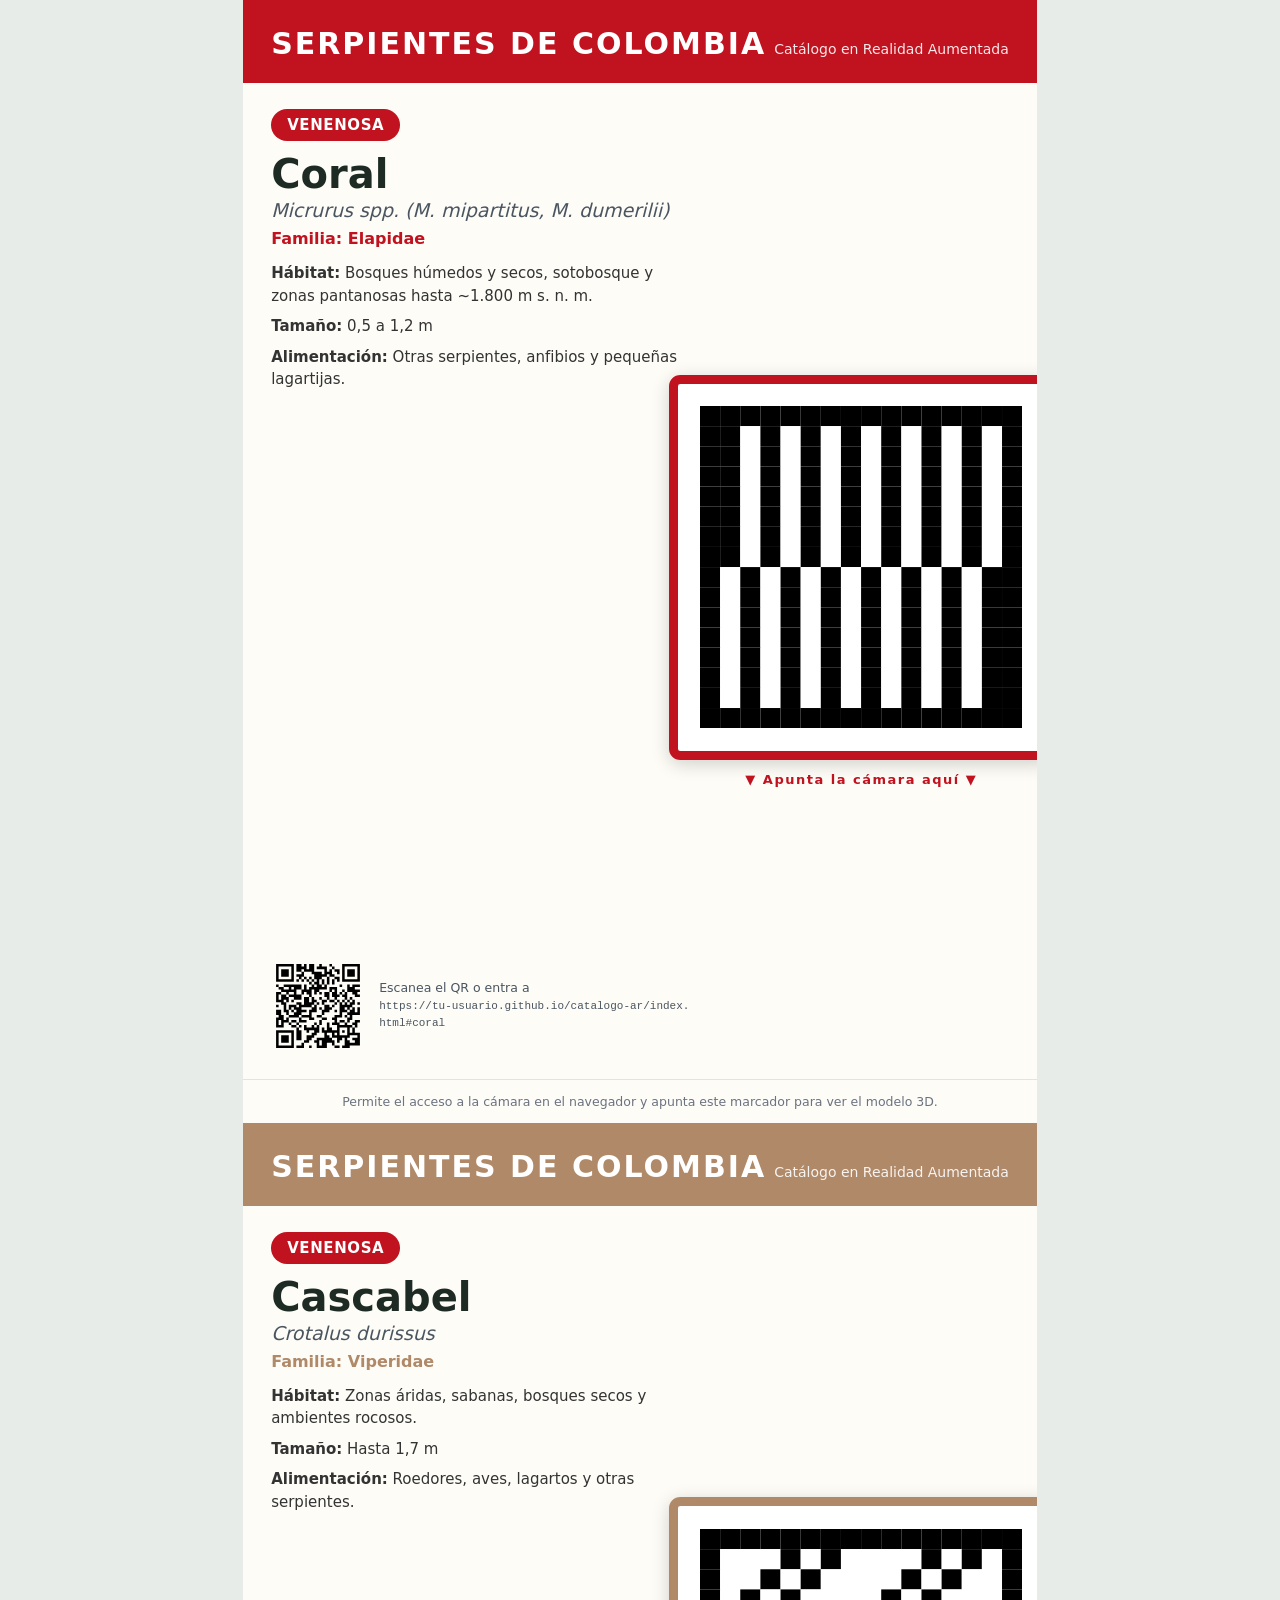
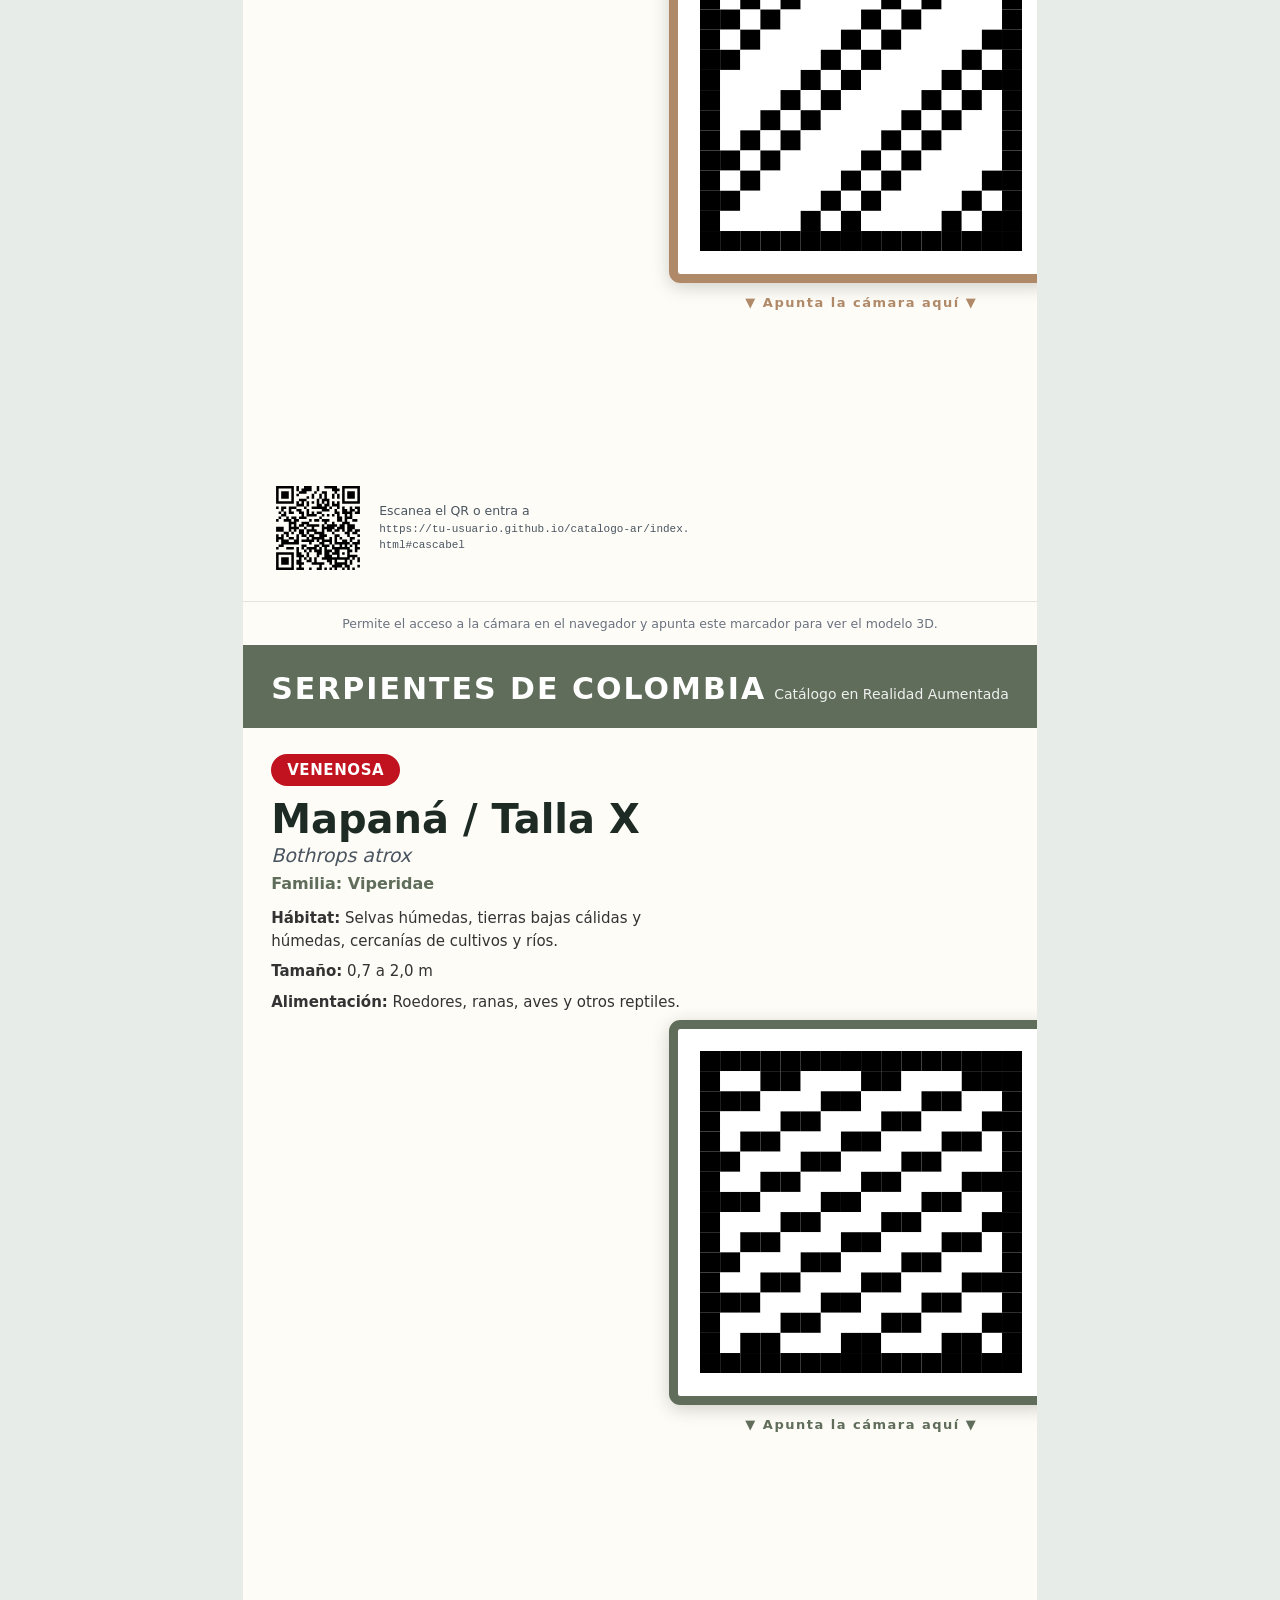
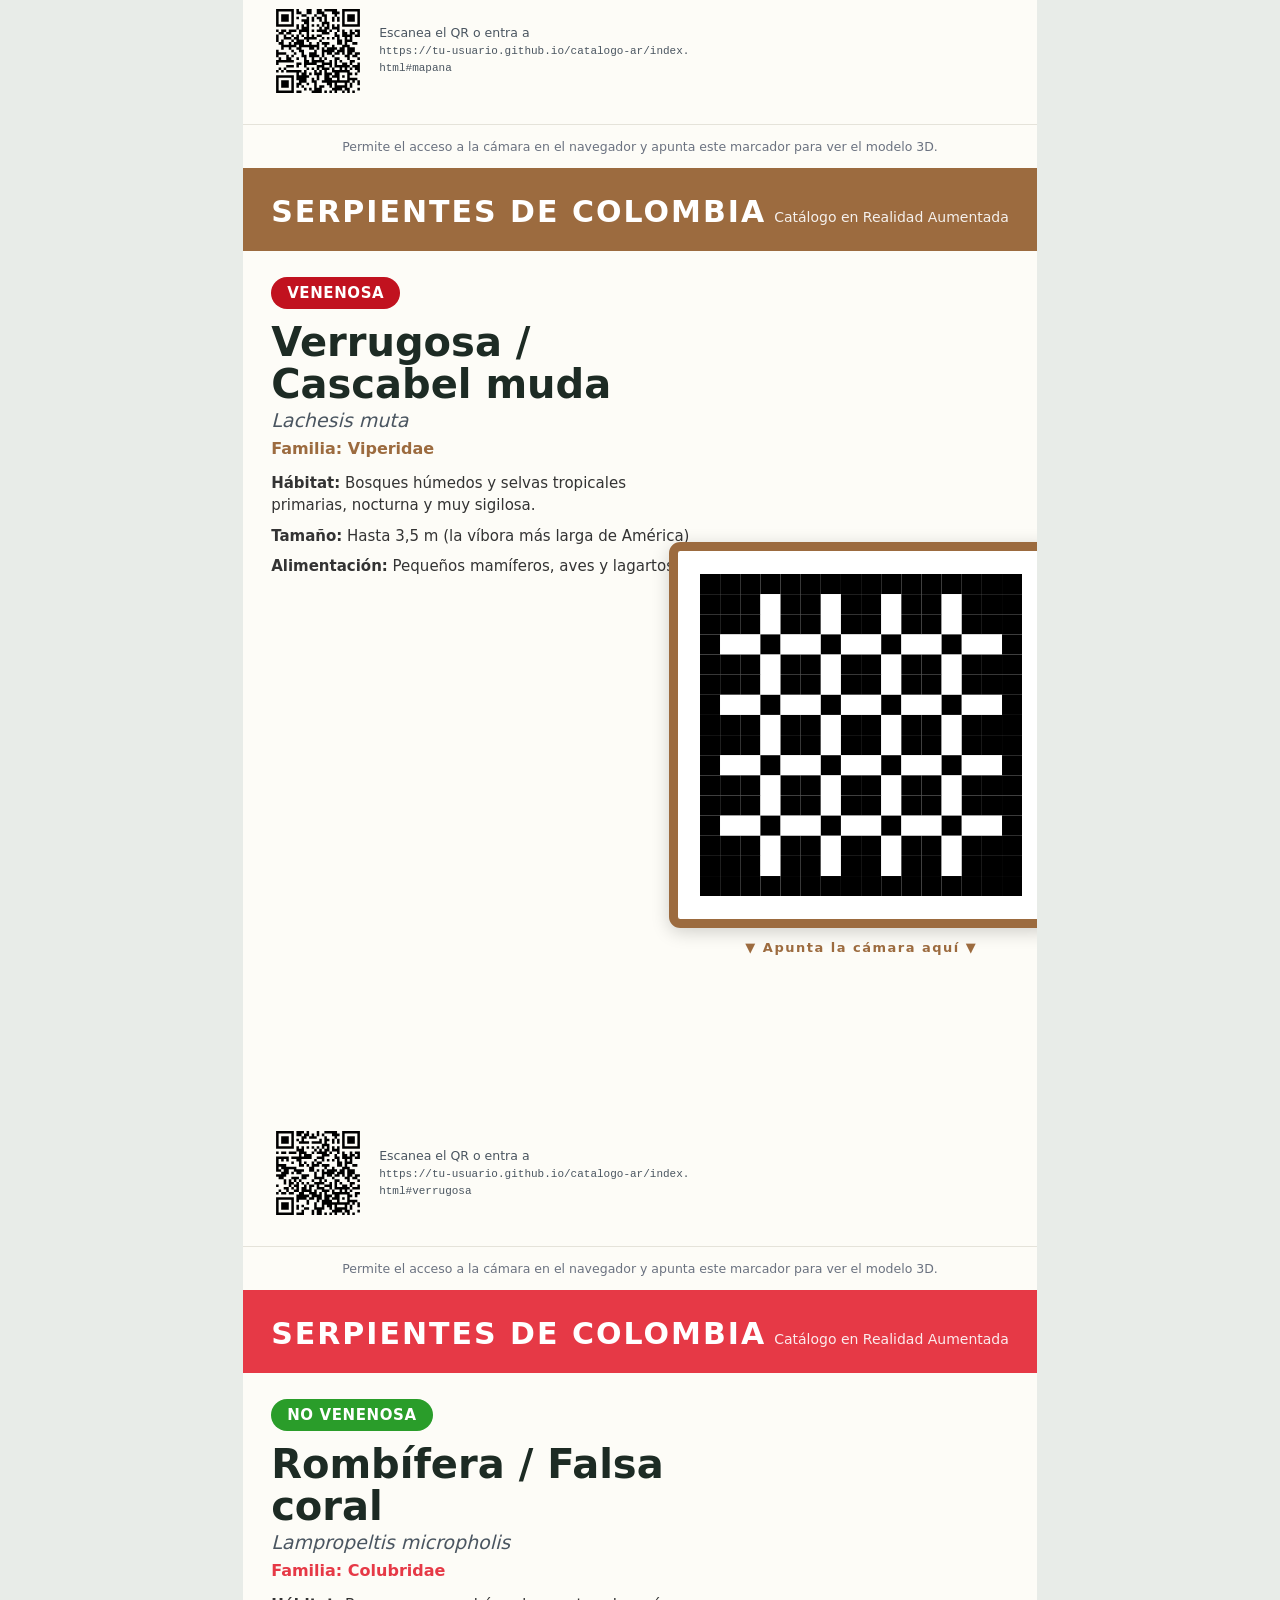
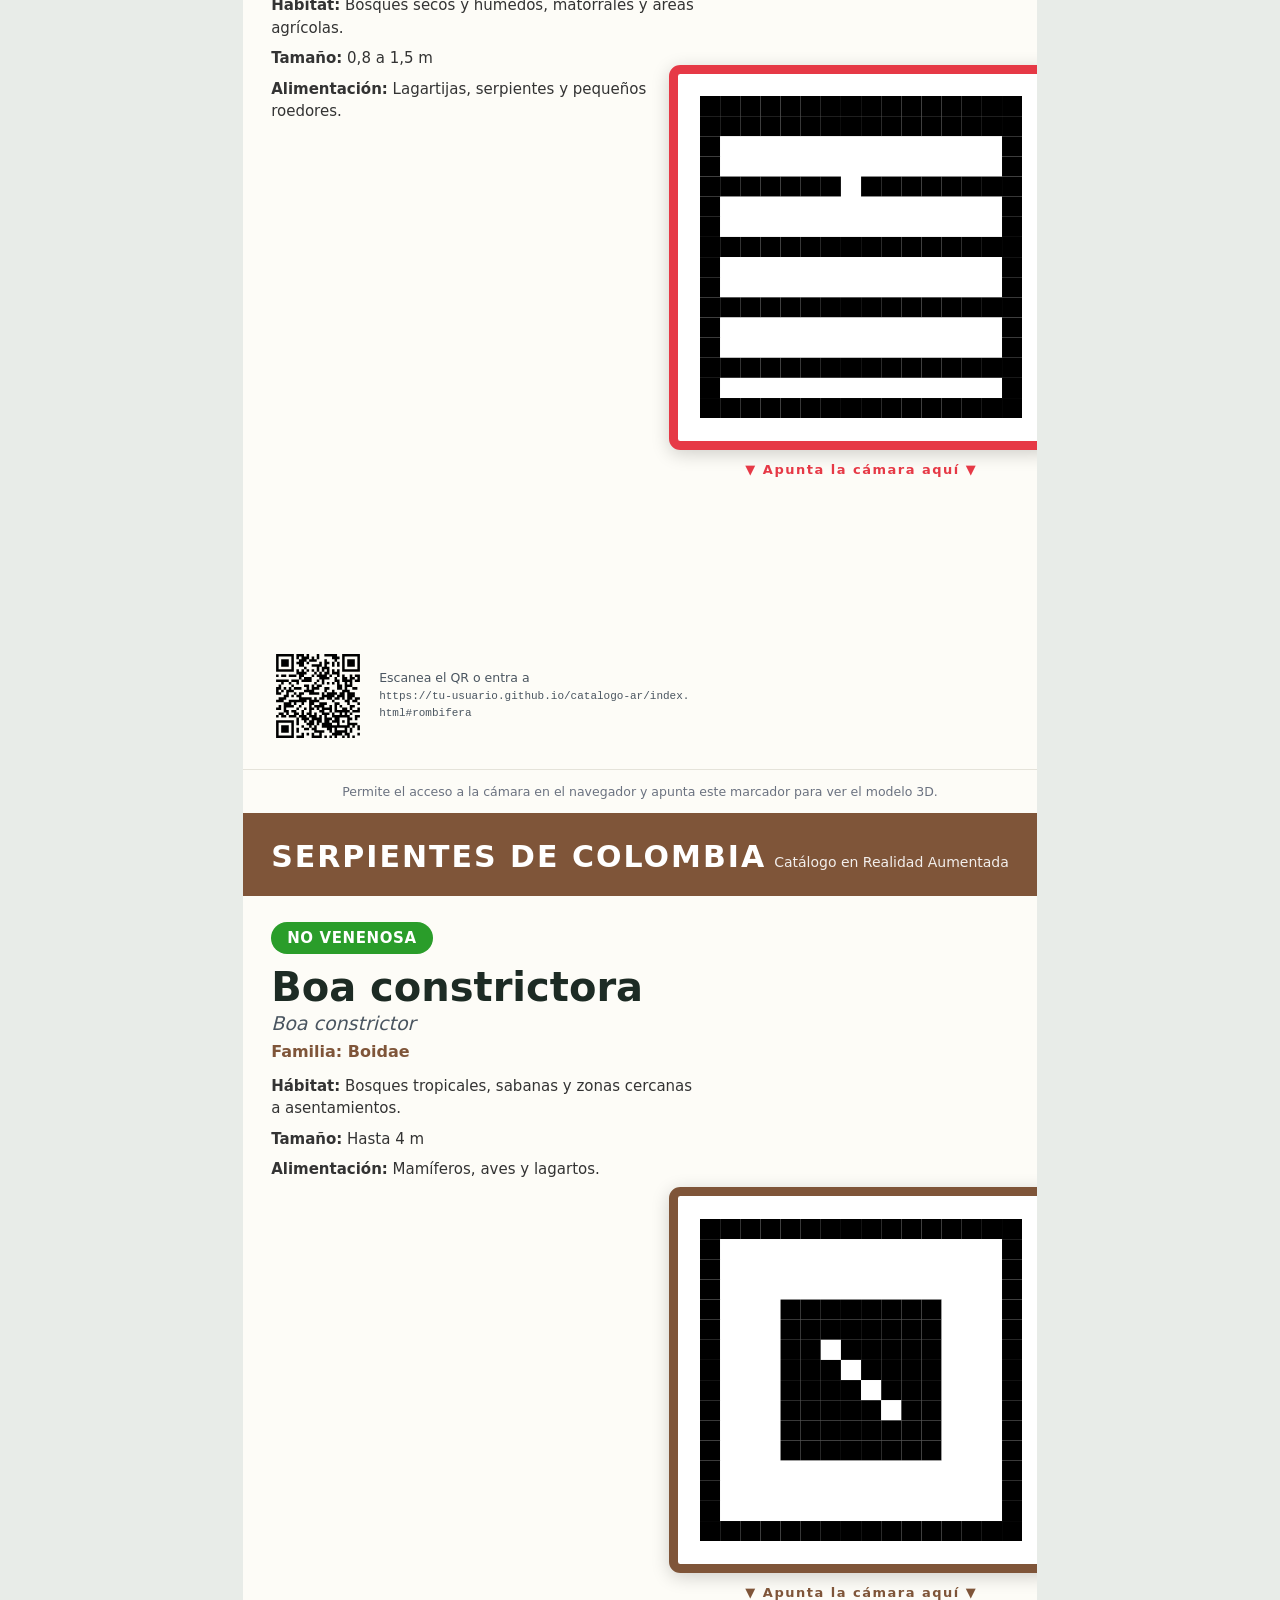
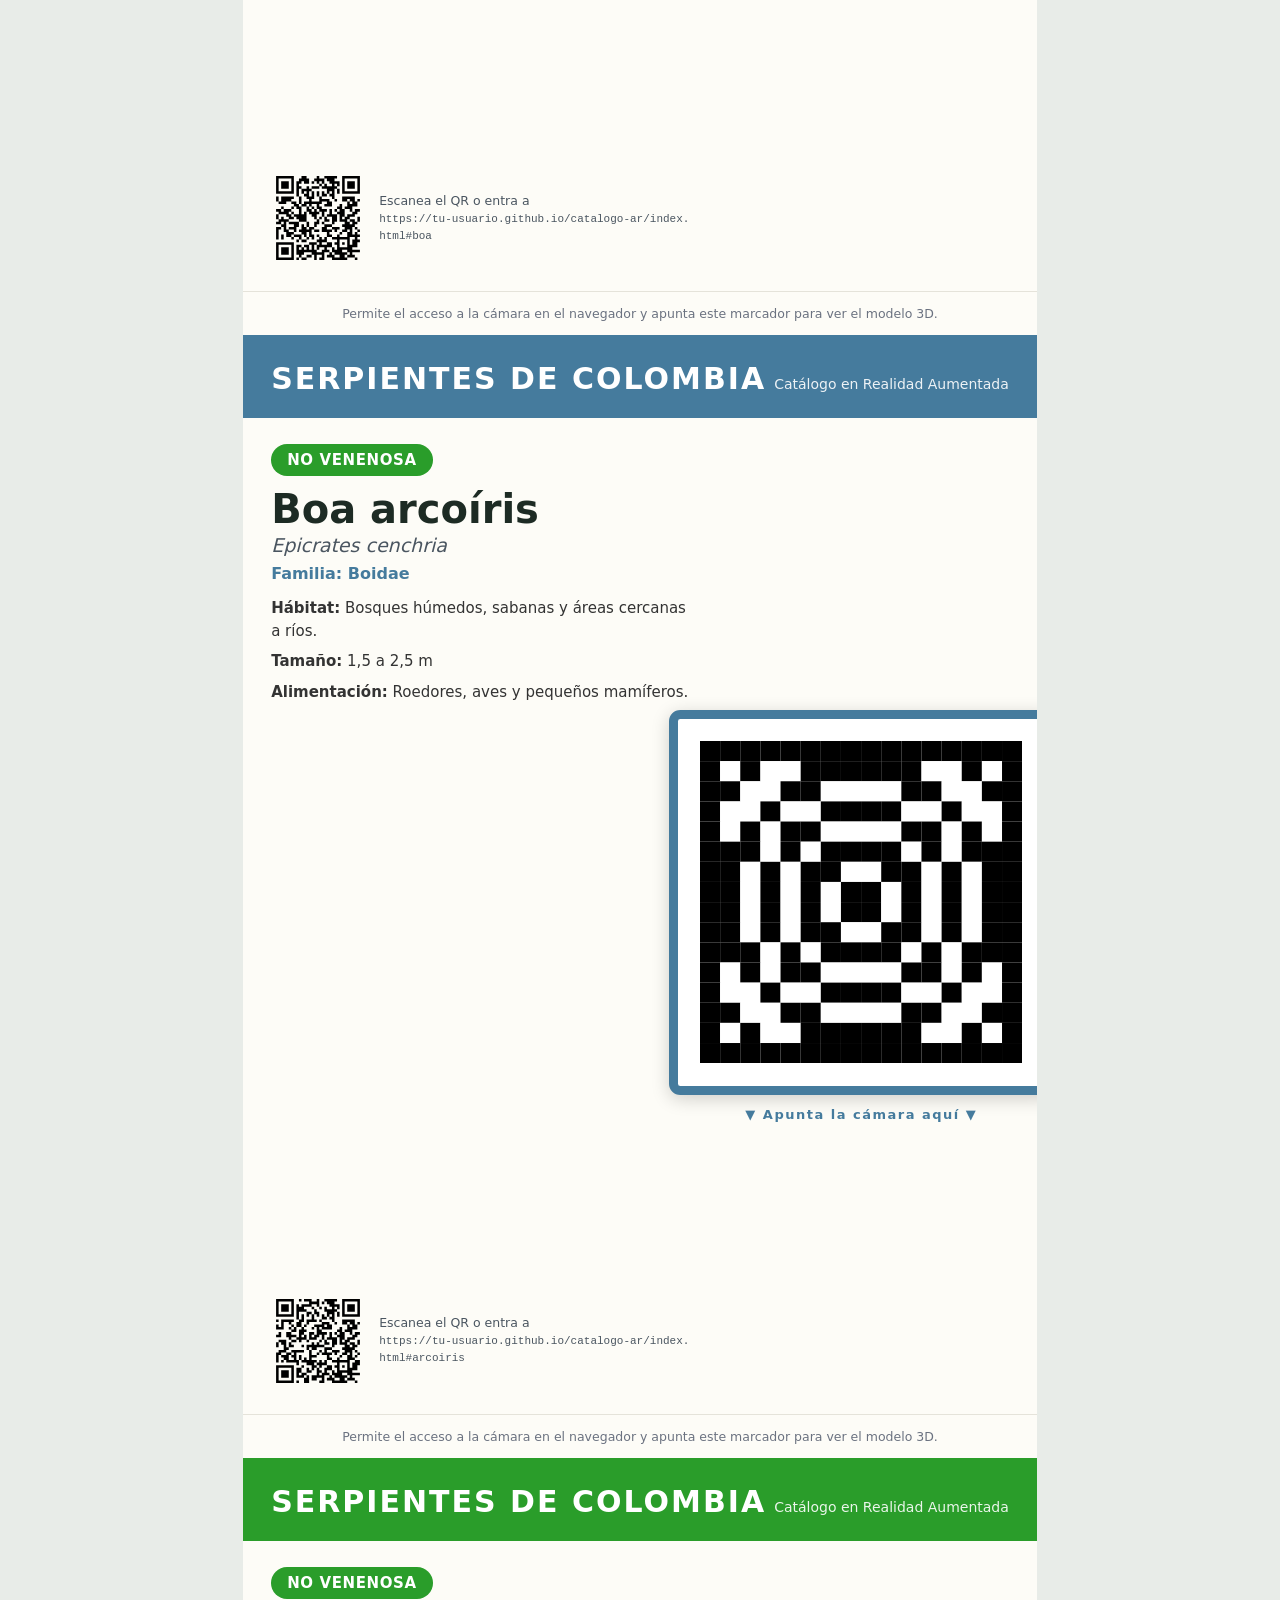
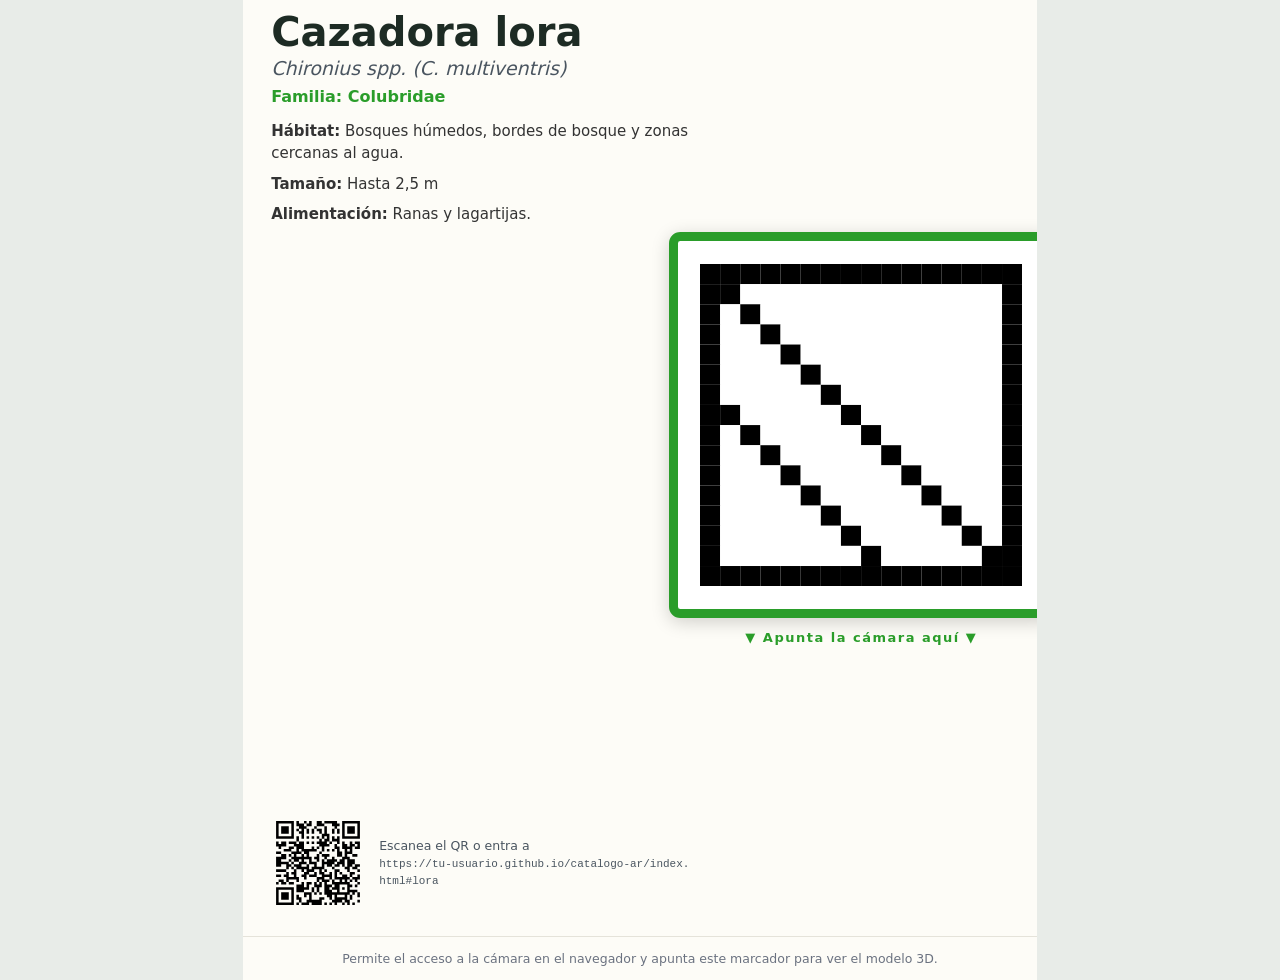
<file: catalogo-ar/cartas/cartas.html>
<!DOCTYPE html>
<html lang="es">
<head>
<meta charset="utf-8">
<title>Cartas AR · Serpientes de Colombia</title>
<style>
  * { box-sizing: border-box; -webkit-print-color-adjust: exact; print-color-adjust: exact; }
  body { margin: 0; background: #e8ece8; font-family: system-ui, -apple-system, "Segoe UI", Roboto, sans-serif; }
  .card {
    width: 210mm; height: 297mm;
    margin: 0 auto;
    background: #fdfcf7;
    page-break-after: always;
    break-after: page;
    display: flex; flex-direction: column;
    overflow: hidden;
  }
  .card:last-child { page-break-after: auto; }
  .cabecera {
    background: var(--acc-osc);
    color: #fff;
    padding: 26px 28px 22px;
    display: flex; align-items: baseline; justify-content: space-between;
  }
  .logo { font-size: 30px; font-weight: 900; letter-spacing: 2px; }
  .sub { font-size: 14px; opacity: .9; }
  .cuerpo { flex: 1; display: flex; gap: 20px; padding: 26px 28px; }
  .col-info { flex: 1; min-width: 0; display: flex; flex-direction: column; }
  .pill {
    align-self: flex-start; padding: 7px 16px; border-radius: 999px;
    font-weight: 800; font-size: 15px; letter-spacing: .6px; color: #fff;
    background: var(--acc);
  }
  .pill.ven { background: #c1121f; }
  .pill.seguro { background: #2a9d2a; }
  .nombre { margin: 12px 0 4px; font-size: 40px; line-height: 1.05; color: #1d2b24; }
  .cient { margin: 0; font-style: italic; font-size: 19px; color: #4a5560; }
  .familia { margin: 8px 0 14px; font-weight: 600; color: var(--acc-osc); }
  .mini-ficha { margin: 0; padding: 0; list-style: none; font-size: 15px; line-height: 1.5; color: #333; }
  .mini-ficha li { margin-bottom: 8px; }
  .qr { margin-top: auto; padding-top: 18px; display: flex; align-items: center; gap: 14px; }
  .qr-img { width: 94px; height: 94px; flex-shrink: 0; }
  .qr-img svg { width: 94px; height: 94px; }
  .qr-txt { font-size: 12.5px; color: #4a5560; line-height: 1.35; }
  .qr-txt code { font-size: 11px; word-break: break-all; }
  .col-marker { width: 40%; flex-shrink: 0; display: flex; flex-direction: column; align-items: center; justify-content: center; gap: 12px; }
  .marco {
    width: 102mm; height: 102mm;
    padding: 6mm;
    border: 2.5mm solid var(--acc-osc);
    background: #fff;
    box-shadow: 0 4px 18px rgba(0,0,0,.18);
    border-radius: 3mm;
  }
  .marker { width: 100%; height: 100%; }
  .marker svg { width: 100%; height: 100%; display: block; }
  .marcar-txt { font-weight: 700; font-size: 13px; letter-spacing: 1.5px; color: var(--acc-osc); }
  .pie {
    padding: 14px 28px;
    font-size: 12.5px; color: #6b7280; text-align: center;
    border-top: 1px solid #e5e3da;
  }
  @media print { body { background: none; } }
</style>
</head>
<body>

<div class="card" style="--acc:#c1121f;--acc-osc:#c1121f;">
  <div class="cabecera">
    <span class="logo">SERPIENTES DE COLOMBIA</span>
    <span class="sub">Catálogo en Realidad Aumentada</span>
  </div>
  <div class="cuerpo">
    <div class="col-info">
      <span class="pill ven">VENENOSA</span>
      <h1 class="nombre">Coral</h1>
      <p class="cient">Micrurus spp. (M. mipartitus, M. dumerilii)</p>
      <p class="familia">Familia: Elapidae</p>
      <ul class="mini-ficha">
        <li><b>Hábitat:</b> Bosques húmedos y secos, sotobosque y zonas pantanosas hasta ~1.800 m s. n. m.</li>
        <li><b>Tamaño:</b> 0,5 a 1,2 m</li>
        <li><b>Alimentación:</b> Otras serpientes, anfibios y pequeñas lagartijas.</li>
      </ul>
      <div class="qr">
        <div class="qr-img"><svg width="29.6mm" height="29.6mm" version="1.1" viewBox="0 0 29.6 29.6" xmlns="http://www.w3.org/2000/svg"><path d="M1.6,1.6H2.4V2.4H1.6zM2.4,1.6H3.2V2.4H2.4zM3.2,1.6H4V2.4H3.2zM4,1.6H4.8V2.4H4zM4.8,1.6H5.6V2.4H4.8zM5.6,1.6H6.4V2.4H5.6zM6.4,1.6H7.2V2.4H6.4zM8,1.6H8.8V2.4H8zM8.8,1.6H9.6V2.4H8.8zM10.4,1.6H11.2V2.4H10.4zM12,1.6H12.8V2.4H12zM12.8,1.6H13.6V2.4H12.8zM15.2,1.6H16V2.4H15.2zM18.4,1.6H19.2V2.4H18.4zM22.4,1.6H23.2V2.4H22.4zM23.2,1.6H24V2.4H23.2zM24,1.6H24.8V2.4H24zM24.8,1.6H25.6V2.4H24.8zM25.6,1.6H26.4V2.4H25.6zM26.4,1.6H27.2V2.4H26.4zM27.2,1.6H28V2.4H27.2zM1.6,2.4H2.4V3.2H1.6zM6.4,2.4H7.2V3.2H6.4zM8,2.4H8.8V3.2H8zM8.8,2.4H9.6V3.2H8.8zM9.6,2.4H10.4V3.2H9.6zM10.4,2.4H11.2V3.2H10.4zM12,2.4H12.8V3.2H12zM12.8,2.4H13.6V3.2H12.8zM14.4,2.4H15.2V3.2H14.4zM15.2,2.4H16V3.2H15.2zM16,2.4H16.8V3.2H16zM16.8,2.4H17.6V3.2H16.8zM19.2,2.4H20V3.2H19.2zM22.4,2.4H23.2V3.2H22.4zM27.2,2.4H28V3.2H27.2zM1.6,3.2H2.4V4H1.6zM3.2,3.2H4V4H3.2zM4,3.2H4.8V4H4zM4.8,3.2H5.6V4H4.8zM6.4,3.2H7.2V4H6.4zM8,3.2H8.8V4H8zM8.8,3.2H9.6V4H8.8zM10.4,3.2H11.2V4H10.4zM11.2,3.2H12V4H11.2zM12,3.2H12.8V4H12zM12.8,3.2H13.6V4H12.8zM16.8,3.2H17.6V4H16.8zM18.4,3.2H19.2V4H18.4zM20,3.2H20.8V4H20zM20.8,3.2H21.6V4H20.8zM22.4,3.2H23.2V4H22.4zM24,3.2H24.8V4H24zM24.8,3.2H25.6V4H24.8zM25.6,3.2H26.4V4H25.6zM27.2,3.2H28V4H27.2zM1.6,4H2.4V4.8H1.6zM3.2,4H4V4.8H3.2zM4,4H4.8V4.8H4zM4.8,4H5.6V4.8H4.8zM6.4,4H7.2V4.8H6.4zM9.6,4H10.4V4.8H9.6zM12.8,4H13.6V4.8H12.8zM13.6,4H14.4V4.8H13.6zM14.4,4H15.2V4.8H14.4zM15.2,4H16V4.8H15.2zM16.8,4H17.6V4.8H16.8zM17.6,4H18.4V4.8H17.6zM18.4,4H19.2V4.8H18.4zM20.8,4H21.6V4.8H20.8zM22.4,4H23.2V4.8H22.4zM24,4H24.8V4.8H24zM24.8,4H25.6V4.8H24.8zM25.6,4H26.4V4.8H25.6zM27.2,4H28V4.8H27.2zM1.6,4.8H2.4V5.6H1.6zM3.2,4.8H4V5.6H3.2zM4,4.8H4.8V5.6H4zM4.8,4.8H5.6V5.6H4.8zM6.4,4.8H7.2V5.6H6.4zM8,4.8H8.8V5.6H8zM8.8,4.8H9.6V5.6H8.8zM9.6,4.8H10.4V5.6H9.6zM13.6,4.8H14.4V5.6H13.6zM14.4,4.8H15.2V5.6H14.4zM15.2,4.8H16V5.6H15.2zM16,4.8H16.8V5.6H16zM16.8,4.8H17.6V5.6H16.8zM18.4,4.8H19.2V5.6H18.4zM19.2,4.8H20V5.6H19.2zM22.4,4.8H23.2V5.6H22.4zM24,4.8H24.8V5.6H24zM24.8,4.8H25.6V5.6H24.8zM25.6,4.8H26.4V5.6H25.6zM27.2,4.8H28V5.6H27.2zM1.6,5.6H2.4V6.4H1.6zM6.4,5.6H7.2V6.4H6.4zM8.8,5.6H9.6V6.4H8.8zM10.4,5.6H11.2V6.4H10.4zM12,5.6H12.8V6.4H12zM13.6,5.6H14.4V6.4H13.6zM14.4,5.6H15.2V6.4H14.4zM15.2,5.6H16V6.4H15.2zM17.6,5.6H18.4V6.4H17.6zM20,5.6H20.8V6.4H20zM20.8,5.6H21.6V6.4H20.8zM22.4,5.6H23.2V6.4H22.4zM27.2,5.6H28V6.4H27.2zM1.6,6.4H2.4V7.2H1.6zM2.4,6.4H3.2V7.2H2.4zM3.2,6.4H4V7.2H3.2zM4,6.4H4.8V7.2H4zM4.8,6.4H5.6V7.2H4.8zM5.6,6.4H6.4V7.2H5.6zM6.4,6.4H7.2V7.2H6.4zM8,6.4H8.8V7.2H8zM9.6,6.4H10.4V7.2H9.6zM11.2,6.4H12V7.2H11.2zM12.8,6.4H13.6V7.2H12.8zM14.4,6.4H15.2V7.2H14.4zM16,6.4H16.8V7.2H16zM17.6,6.4H18.4V7.2H17.6zM19.2,6.4H20V7.2H19.2zM20.8,6.4H21.6V7.2H20.8zM22.4,6.4H23.2V7.2H22.4zM23.2,6.4H24V7.2H23.2zM24,6.4H24.8V7.2H24zM24.8,6.4H25.6V7.2H24.8zM25.6,6.4H26.4V7.2H25.6zM26.4,6.4H27.2V7.2H26.4zM27.2,6.4H28V7.2H27.2zM12,7.2H12.8V8H12zM13.6,7.2H14.4V8H13.6zM14.4,7.2H15.2V8H14.4zM16,7.2H16.8V8H16zM17.6,7.2H18.4V8H17.6zM19.2,7.2H20V8H19.2zM1.6,8H2.4V8.8H1.6zM4,8H4.8V8.8H4zM4.8,8H5.6V8.8H4.8zM5.6,8H6.4V8.8H5.6zM6.4,8H7.2V8.8H6.4zM7.2,8H8V8.8H7.2zM8,8H8.8V8.8H8zM8.8,8H9.6V8.8H8.8zM10.4,8H11.2V8.8H10.4zM12.8,8H13.6V8.8H12.8zM14.4,8H15.2V8.8H14.4zM15.2,8H16V8.8H15.2zM16.8,8H17.6V8.8H16.8zM21.6,8H22.4V8.8H21.6zM24,8H24.8V8.8H24zM25.6,8H26.4V8.8H25.6zM26.4,8H27.2V8.8H26.4zM27.2,8H28V8.8H27.2zM2.4,8.8H3.2V9.6H2.4zM3.2,8.8H4V9.6H3.2zM5.6,8.8H6.4V9.6H5.6zM7.2,8.8H8V9.6H7.2zM8,8.8H8.8V9.6H8zM8.8,8.8H9.6V9.6H8.8zM10.4,8.8H11.2V9.6H10.4zM12,8.8H12.8V9.6H12zM12.8,8.8H13.6V9.6H12.8zM13.6,8.8H14.4V9.6H13.6zM14.4,8.8H15.2V9.6H14.4zM15.2,8.8H16V9.6H15.2zM16,8.8H16.8V9.6H16zM16.8,8.8H17.6V9.6H16.8zM18.4,8.8H19.2V9.6H18.4zM19.2,8.8H20V9.6H19.2zM20,8.8H20.8V9.6H20zM24,8.8H24.8V9.6H24zM24.8,8.8H25.6V9.6H24.8zM25.6,8.8H26.4V9.6H25.6zM3.2,9.6H4V10.4H3.2zM4,9.6H4.8V10.4H4zM4.8,9.6H5.6V10.4H4.8zM5.6,9.6H6.4V10.4H5.6zM6.4,9.6H7.2V10.4H6.4zM7.2,9.6H8V10.4H7.2zM9.6,9.6H10.4V10.4H9.6zM10.4,9.6H11.2V10.4H10.4zM11.2,9.6H12V10.4H11.2zM12,9.6H12.8V10.4H12zM13.6,9.6H14.4V10.4H13.6zM14.4,9.6H15.2V10.4H14.4zM18.4,9.6H19.2V10.4H18.4zM20,9.6H20.8V10.4H20zM22.4,9.6H23.2V10.4H22.4zM24,9.6H24.8V10.4H24zM24.8,9.6H25.6V10.4H24.8zM25.6,9.6H26.4V10.4H25.6zM26.4,9.6H27.2V10.4H26.4zM27.2,9.6H28V10.4H27.2zM1.6,10.4H2.4V11.2H1.6zM2.4,10.4H3.2V11.2H2.4zM4.8,10.4H5.6V11.2H4.8zM7.2,10.4H8V11.2H7.2zM9.6,10.4H10.4V11.2H9.6zM11.2,10.4H12V11.2H11.2zM12,10.4H12.8V11.2H12zM13.6,10.4H14.4V11.2H13.6zM15.2,10.4H16V11.2H15.2zM16.8,10.4H17.6V11.2H16.8zM17.6,10.4H18.4V11.2H17.6zM19.2,10.4H20V11.2H19.2zM20,10.4H20.8V11.2H20zM21.6,10.4H22.4V11.2H21.6zM23.2,10.4H24V11.2H23.2zM25.6,10.4H26.4V11.2H25.6zM26.4,10.4H27.2V11.2H26.4zM1.6,11.2H2.4V12H1.6zM3.2,11.2H4V12H3.2zM4,11.2H4.8V12H4zM5.6,11.2H6.4V12H5.6zM6.4,11.2H7.2V12H6.4zM7.2,11.2H8V12H7.2zM8,11.2H8.8V12H8zM8.8,11.2H9.6V12H8.8zM12,11.2H12.8V12H12zM16.8,11.2H17.6V12H16.8zM17.6,11.2H18.4V12H17.6zM19.2,11.2H20V12H19.2zM20,11.2H20.8V12H20zM20.8,11.2H21.6V12H20.8zM22.4,11.2H23.2V12H22.4zM23.2,11.2H24V12H23.2zM26.4,11.2H27.2V12H26.4zM27.2,11.2H28V12H27.2zM1.6,12H2.4V12.8H1.6zM3.2,12H4V12.8H3.2zM4,12H4.8V12.8H4zM4.8,12H5.6V12.8H4.8zM7.2,12H8V12.8H7.2zM8,12H8.8V12.8H8zM8.8,12H9.6V12.8H8.8zM10.4,12H11.2V12.8H10.4zM11.2,12H12V12.8H11.2zM12.8,12H13.6V12.8H12.8zM15.2,12H16V12.8H15.2zM17.6,12H18.4V12.8H17.6zM20,12H20.8V12.8H20zM23.2,12H24V12.8H23.2zM24.8,12H25.6V12.8H24.8zM1.6,12.8H2.4V13.6H1.6zM2.4,12.8H3.2V13.6H2.4zM3.2,12.8H4V13.6H3.2zM4.8,12.8H5.6V13.6H4.8zM6.4,12.8H7.2V13.6H6.4zM10.4,12.8H11.2V13.6H10.4zM11.2,12.8H12V13.6H11.2zM12.8,12.8H13.6V13.6H12.8zM13.6,12.8H14.4V13.6H13.6zM16,12.8H16.8V13.6H16zM16.8,12.8H17.6V13.6H16.8zM18.4,12.8H19.2V13.6H18.4zM19.2,12.8H20V13.6H19.2zM20.8,12.8H21.6V13.6H20.8zM22.4,12.8H23.2V13.6H22.4zM24,12.8H24.8V13.6H24zM25.6,12.8H26.4V13.6H25.6zM3.2,13.6H4V14.4H3.2zM4,13.6H4.8V14.4H4zM8,13.6H8.8V14.4H8zM8.8,13.6H9.6V14.4H8.8zM10.4,13.6H11.2V14.4H10.4zM11.2,13.6H12V14.4H11.2zM12,13.6H12.8V14.4H12zM12.8,13.6H13.6V14.4H12.8zM14.4,13.6H15.2V14.4H14.4zM16,13.6H16.8V14.4H16zM20,13.6H20.8V14.4H20zM21.6,13.6H22.4V14.4H21.6zM23.2,13.6H24V14.4H23.2zM24.8,13.6H25.6V14.4H24.8zM25.6,13.6H26.4V14.4H25.6zM27.2,13.6H28V14.4H27.2zM1.6,14.4H2.4V15.2H1.6zM4,14.4H4.8V15.2H4zM5.6,14.4H6.4V15.2H5.6zM6.4,14.4H7.2V15.2H6.4zM7.2,14.4H8V15.2H7.2zM8.8,14.4H9.6V15.2H8.8zM9.6,14.4H10.4V15.2H9.6zM10.4,14.4H11.2V15.2H10.4zM11.2,14.4H12V15.2H11.2zM12,14.4H12.8V15.2H12zM13.6,14.4H14.4V15.2H13.6zM16.8,14.4H17.6V15.2H16.8zM17.6,14.4H18.4V15.2H17.6zM19.2,14.4H20V15.2H19.2zM21.6,14.4H22.4V15.2H21.6zM22.4,14.4H23.2V15.2H22.4zM23.2,14.4H24V15.2H23.2zM24,14.4H24.8V15.2H24zM24.8,14.4H25.6V15.2H24.8zM4,15.2H4.8V16H4zM5.6,15.2H6.4V16H5.6zM7.2,15.2H8V16H7.2zM8,15.2H8.8V16H8zM8.8,15.2H9.6V16H8.8zM12.8,15.2H13.6V16H12.8zM13.6,15.2H14.4V16H13.6zM15.2,15.2H16V16H15.2zM16.8,15.2H17.6V16H16.8zM17.6,15.2H18.4V16H17.6zM18.4,15.2H19.2V16H18.4zM21.6,15.2H22.4V16H21.6zM22.4,15.2H23.2V16H22.4zM24,15.2H24.8V16H24zM25.6,15.2H26.4V16H25.6zM27.2,15.2H28V16H27.2zM1.6,16H2.4V16.8H1.6zM2.4,16H3.2V16.8H2.4zM4,16H4.8V16.8H4zM4.8,16H5.6V16.8H4.8zM6.4,16H7.2V16.8H6.4zM8,16H8.8V16.8H8zM8.8,16H9.6V16.8H8.8zM9.6,16H10.4V16.8H9.6zM10.4,16H11.2V16.8H10.4zM12,16H12.8V16.8H12zM12.8,16H13.6V16.8H12.8zM13.6,16H14.4V16.8H13.6zM16,16H16.8V16.8H16zM16.8,16H17.6V16.8H16.8zM17.6,16H18.4V16.8H17.6zM20,16H20.8V16.8H20zM21.6,16H22.4V16.8H21.6zM22.4,16H23.2V16.8H22.4zM23.2,16H24V16.8H23.2zM24.8,16H25.6V16.8H24.8zM25.6,16H26.4V16.8H25.6zM27.2,16H28V16.8H27.2zM1.6,16.8H2.4V17.6H1.6zM2.4,16.8H3.2V17.6H2.4zM4.8,16.8H5.6V17.6H4.8zM7.2,16.8H8V17.6H7.2zM8,16.8H8.8V17.6H8zM8.8,16.8H9.6V17.6H8.8zM12,16.8H12.8V17.6H12zM16,16.8H16.8V17.6H16zM21.6,16.8H22.4V17.6H21.6zM24,16.8H24.8V17.6H24zM24.8,16.8H25.6V17.6H24.8zM25.6,16.8H26.4V17.6H25.6zM26.4,16.8H27.2V17.6H26.4zM27.2,16.8H28V17.6H27.2zM2.4,17.6H3.2V18.4H2.4zM3.2,17.6H4V18.4H3.2zM5.6,17.6H6.4V18.4H5.6zM6.4,17.6H7.2V18.4H6.4zM7.2,17.6H8V18.4H7.2zM8,17.6H8.8V18.4H8zM9.6,17.6H10.4V18.4H9.6zM10.4,17.6H11.2V18.4H10.4zM11.2,17.6H12V18.4H11.2zM12,17.6H12.8V18.4H12zM14.4,17.6H15.2V18.4H14.4zM15.2,17.6H16V18.4H15.2zM20,17.6H20.8V18.4H20zM20.8,17.6H21.6V18.4H20.8zM21.6,17.6H22.4V18.4H21.6zM23.2,17.6H24V18.4H23.2zM24.8,17.6H25.6V18.4H24.8zM1.6,18.4H2.4V19.2H1.6zM2.4,18.4H3.2V19.2H2.4zM3.2,18.4H4V19.2H3.2zM4.8,18.4H5.6V19.2H4.8zM8.8,18.4H9.6V19.2H8.8zM12,18.4H12.8V19.2H12zM12.8,18.4H13.6V19.2H12.8zM16,18.4H16.8V19.2H16zM16.8,18.4H17.6V19.2H16.8zM19.2,18.4H20V19.2H19.2zM20,18.4H20.8V19.2H20zM24,18.4H24.8V19.2H24zM24.8,18.4H25.6V19.2H24.8zM1.6,19.2H2.4V20H1.6zM3.2,19.2H4V20H3.2zM4,19.2H4.8V20H4zM4.8,19.2H5.6V20H4.8zM6.4,19.2H7.2V20H6.4zM7.2,19.2H8V20H7.2zM8.8,19.2H9.6V20H8.8zM9.6,19.2H10.4V20H9.6zM10.4,19.2H11.2V20H10.4zM15.2,19.2H16V20H15.2zM20,19.2H20.8V20H20zM21.6,19.2H22.4V20H21.6zM22.4,19.2H23.2V20H22.4zM24,19.2H24.8V20H24zM26.4,19.2H27.2V20H26.4zM27.2,19.2H28V20H27.2zM1.6,20H2.4V20.8H1.6zM3.2,20H4V20.8H3.2zM5.6,20H6.4V20.8H5.6zM8,20H8.8V20.8H8zM13.6,20H14.4V20.8H13.6zM15.2,20H16V20.8H15.2zM17.6,20H18.4V20.8H17.6zM19.2,20H20V20.8H19.2zM20,20H20.8V20.8H20zM20.8,20H21.6V20.8H20.8zM23.2,20H24V20.8H23.2zM25.6,20H26.4V20.8H25.6zM26.4,20H27.2V20.8H26.4zM1.6,20.8H2.4V21.6H1.6zM2.4,20.8H3.2V21.6H2.4zM3.2,20.8H4V21.6H3.2zM6.4,20.8H7.2V21.6H6.4zM7.2,20.8H8V21.6H7.2zM8.8,20.8H9.6V21.6H8.8zM10.4,20.8H11.2V21.6H10.4zM12.8,20.8H13.6V21.6H12.8zM14.4,20.8H15.2V21.6H14.4zM17.6,20.8H18.4V21.6H17.6zM20.8,20.8H21.6V21.6H20.8zM21.6,20.8H22.4V21.6H21.6zM22.4,20.8H23.2V21.6H22.4zM23.2,20.8H24V21.6H23.2zM24,20.8H24.8V21.6H24zM24.8,20.8H25.6V21.6H24.8zM26.4,20.8H27.2V21.6H26.4zM8,21.6H8.8V22.4H8zM10.4,21.6H11.2V22.4H10.4zM11.2,21.6H12V22.4H11.2zM12,21.6H12.8V22.4H12zM12.8,21.6H13.6V22.4H12.8zM13.6,21.6H14.4V22.4H13.6zM14.4,21.6H15.2V22.4H14.4zM16,21.6H16.8V22.4H16zM17.6,21.6H18.4V22.4H17.6zM18.4,21.6H19.2V22.4H18.4zM20.8,21.6H21.6V22.4H20.8zM24,21.6H24.8V22.4H24zM25.6,21.6H26.4V22.4H25.6zM1.6,22.4H2.4V23.2H1.6zM2.4,22.4H3.2V23.2H2.4zM3.2,22.4H4V23.2H3.2zM4,22.4H4.8V23.2H4zM4.8,22.4H5.6V23.2H4.8zM5.6,22.4H6.4V23.2H5.6zM6.4,22.4H7.2V23.2H6.4zM8,22.4H8.8V23.2H8zM8.8,22.4H9.6V23.2H8.8zM11.2,22.4H12V23.2H11.2zM13.6,22.4H14.4V23.2H13.6zM14.4,22.4H15.2V23.2H14.4zM16,22.4H16.8V23.2H16zM16.8,22.4H17.6V23.2H16.8zM17.6,22.4H18.4V23.2H17.6zM18.4,22.4H19.2V23.2H18.4zM19.2,22.4H20V23.2H19.2zM20,22.4H20.8V23.2H20zM20.8,22.4H21.6V23.2H20.8zM22.4,22.4H23.2V23.2H22.4zM24,22.4H24.8V23.2H24zM25.6,22.4H26.4V23.2H25.6zM1.6,23.2H2.4V24H1.6zM6.4,23.2H7.2V24H6.4zM8,23.2H8.8V24H8zM8.8,23.2H9.6V24H8.8zM12.8,23.2H13.6V24H12.8zM13.6,23.2H14.4V24H13.6zM16.8,23.2H17.6V24H16.8zM19.2,23.2H20V24H19.2zM20.8,23.2H21.6V24H20.8zM24,23.2H24.8V24H24zM24.8,23.2H25.6V24H24.8zM25.6,23.2H26.4V24H25.6zM26.4,23.2H27.2V24H26.4zM27.2,23.2H28V24H27.2zM1.6,24H2.4V24.8H1.6zM3.2,24H4V24.8H3.2zM4,24H4.8V24.8H4zM4.8,24H5.6V24.8H4.8zM6.4,24H7.2V24.8H6.4zM8,24H8.8V24.8H8zM8.8,24H9.6V24.8H8.8zM11.2,24H12V24.8H11.2zM12,24H12.8V24.8H12zM12.8,24H13.6V24.8H12.8zM16.8,24H17.6V24.8H16.8zM17.6,24H18.4V24.8H17.6zM19.2,24H20V24.8H19.2zM20,24H20.8V24.8H20zM20.8,24H21.6V24.8H20.8zM21.6,24H22.4V24.8H21.6zM22.4,24H23.2V24.8H22.4zM23.2,24H24V24.8H23.2zM24,24H24.8V24.8H24zM27.2,24H28V24.8H27.2zM1.6,24.8H2.4V25.6H1.6zM3.2,24.8H4V25.6H3.2zM4,24.8H4.8V25.6H4zM4.8,24.8H5.6V25.6H4.8zM6.4,24.8H7.2V25.6H6.4zM8,24.8H8.8V25.6H8zM8.8,24.8H9.6V25.6H8.8zM11.2,24.8H12V25.6H11.2zM12,24.8H12.8V25.6H12zM14.4,24.8H15.2V25.6H14.4zM15.2,24.8H16V25.6H15.2zM16,24.8H16.8V25.6H16zM16.8,24.8H17.6V25.6H16.8zM17.6,24.8H18.4V25.6H17.6zM18.4,24.8H19.2V25.6H18.4zM20.8,24.8H21.6V25.6H20.8zM21.6,24.8H22.4V25.6H21.6zM23.2,24.8H24V25.6H23.2zM25.6,24.8H26.4V25.6H25.6zM26.4,24.8H27.2V25.6H26.4zM27.2,24.8H28V25.6H27.2zM1.6,25.6H2.4V26.4H1.6zM3.2,25.6H4V26.4H3.2zM4,25.6H4.8V26.4H4zM4.8,25.6H5.6V26.4H4.8zM6.4,25.6H7.2V26.4H6.4zM10.4,25.6H11.2V26.4H10.4zM11.2,25.6H12V26.4H11.2zM13.6,25.6H14.4V26.4H13.6zM14.4,25.6H15.2V26.4H14.4zM16,25.6H16.8V26.4H16zM16.8,25.6H17.6V26.4H16.8zM17.6,25.6H18.4V26.4H17.6zM18.4,25.6H19.2V26.4H18.4zM19.2,25.6H20V26.4H19.2zM20.8,25.6H21.6V26.4H20.8zM23.2,25.6H24V26.4H23.2zM24,25.6H24.8V26.4H24zM26.4,25.6H27.2V26.4H26.4zM27.2,25.6H28V26.4H27.2zM1.6,26.4H2.4V27.2H1.6zM6.4,26.4H7.2V27.2H6.4zM9.6,26.4H10.4V27.2H9.6zM14.4,26.4H15.2V27.2H14.4zM16,26.4H16.8V27.2H16zM16.8,26.4H17.6V27.2H16.8zM19.2,26.4H20V27.2H19.2zM23.2,26.4H24V27.2H23.2zM24,26.4H24.8V27.2H24zM24.8,26.4H25.6V27.2H24.8zM25.6,26.4H26.4V27.2H25.6zM26.4,26.4H27.2V27.2H26.4zM27.2,26.4H28V27.2H27.2zM1.6,27.2H2.4V28H1.6zM2.4,27.2H3.2V28H2.4zM3.2,27.2H4V28H3.2zM4,27.2H4.8V28H4zM4.8,27.2H5.6V28H4.8zM5.6,27.2H6.4V28H5.6zM6.4,27.2H7.2V28H6.4zM8,27.2H8.8V28H8zM8.8,27.2H9.6V28H8.8zM9.6,27.2H10.4V28H9.6zM12,27.2H12.8V28H12zM14.4,27.2H15.2V28H14.4zM15.2,27.2H16V28H15.2zM16,27.2H16.8V28H16zM16.8,27.2H17.6V28H16.8zM20,27.2H20.8V28H20zM20.8,27.2H21.6V28H20.8zM22.4,27.2H23.2V28H22.4zM23.2,27.2H24V28H23.2zM24,27.2H24.8V28H24z" id="qr-path" fill="#000000" fill-opacity="1" fill-rule="nonzero" stroke="none"/></svg></div>
        <div class="qr-txt">Escanea el QR o entra a<br><code>https://tu-usuario.github.io/catalogo-ar/index.html#coral</code></div>
      </div>
    </div>
    <div class="col-marker">
      <div class="marco">
        <div class="marker"><svg xmlns="http://www.w3.org/2000/svg" width="1600" height="1600" viewBox="0 0 1600 1600"><rect width="1600" height="1600" fill="white"/><rect x="0" y="0" width="100" height="100" fill="black" stroke="none"/><rect x="100" y="0" width="100" height="100" fill="black" stroke="none"/><rect x="200" y="0" width="100" height="100" fill="black" stroke="none"/><rect x="300" y="0" width="100" height="100" fill="black" stroke="none"/><rect x="400" y="0" width="100" height="100" fill="black" stroke="none"/><rect x="500" y="0" width="100" height="100" fill="black" stroke="none"/><rect x="600" y="0" width="100" height="100" fill="black" stroke="none"/><rect x="700" y="0" width="100" height="100" fill="black" stroke="none"/><rect x="800" y="0" width="100" height="100" fill="black" stroke="none"/><rect x="900" y="0" width="100" height="100" fill="black" stroke="none"/><rect x="1000" y="0" width="100" height="100" fill="black" stroke="none"/><rect x="1100" y="0" width="100" height="100" fill="black" stroke="none"/><rect x="1200" y="0" width="100" height="100" fill="black" stroke="none"/><rect x="1300" y="0" width="100" height="100" fill="black" stroke="none"/><rect x="1400" y="0" width="100" height="100" fill="black" stroke="none"/><rect x="1500" y="0" width="100" height="100" fill="black" stroke="none"/><rect x="0" y="100" width="100" height="100" fill="black" stroke="none"/><rect x="100" y="100" width="100" height="100" fill="black" stroke="none"/><rect x="200" y="100" width="100" height="100" fill="white" stroke="none"/><rect x="300" y="100" width="100" height="100" fill="black" stroke="none"/><rect x="400" y="100" width="100" height="100" fill="white" stroke="none"/><rect x="500" y="100" width="100" height="100" fill="black" stroke="none"/><rect x="600" y="100" width="100" height="100" fill="white" stroke="none"/><rect x="700" y="100" width="100" height="100" fill="black" stroke="none"/><rect x="800" y="100" width="100" height="100" fill="white" stroke="none"/><rect x="900" y="100" width="100" height="100" fill="black" stroke="none"/><rect x="1000" y="100" width="100" height="100" fill="white" stroke="none"/><rect x="1100" y="100" width="100" height="100" fill="black" stroke="none"/><rect x="1200" y="100" width="100" height="100" fill="white" stroke="none"/><rect x="1300" y="100" width="100" height="100" fill="black" stroke="none"/><rect x="1400" y="100" width="100" height="100" fill="white" stroke="none"/><rect x="1500" y="100" width="100" height="100" fill="black" stroke="none"/><rect x="0" y="200" width="100" height="100" fill="black" stroke="none"/><rect x="100" y="200" width="100" height="100" fill="black" stroke="none"/><rect x="200" y="200" width="100" height="100" fill="white" stroke="none"/><rect x="300" y="200" width="100" height="100" fill="black" stroke="none"/><rect x="400" y="200" width="100" height="100" fill="white" stroke="none"/><rect x="500" y="200" width="100" height="100" fill="black" stroke="none"/><rect x="600" y="200" width="100" height="100" fill="white" stroke="none"/><rect x="700" y="200" width="100" height="100" fill="black" stroke="none"/><rect x="800" y="200" width="100" height="100" fill="white" stroke="none"/><rect x="900" y="200" width="100" height="100" fill="black" stroke="none"/><rect x="1000" y="200" width="100" height="100" fill="white" stroke="none"/><rect x="1100" y="200" width="100" height="100" fill="black" stroke="none"/><rect x="1200" y="200" width="100" height="100" fill="white" stroke="none"/><rect x="1300" y="200" width="100" height="100" fill="black" stroke="none"/><rect x="1400" y="200" width="100" height="100" fill="white" stroke="none"/><rect x="1500" y="200" width="100" height="100" fill="black" stroke="none"/><rect x="0" y="300" width="100" height="100" fill="black" stroke="none"/><rect x="100" y="300" width="100" height="100" fill="black" stroke="none"/><rect x="200" y="300" width="100" height="100" fill="white" stroke="none"/><rect x="300" y="300" width="100" height="100" fill="black" stroke="none"/><rect x="400" y="300" width="100" height="100" fill="white" stroke="none"/><rect x="500" y="300" width="100" height="100" fill="black" stroke="none"/><rect x="600" y="300" width="100" height="100" fill="white" stroke="none"/><rect x="700" y="300" width="100" height="100" fill="black" stroke="none"/><rect x="800" y="300" width="100" height="100" fill="white" stroke="none"/><rect x="900" y="300" width="100" height="100" fill="black" stroke="none"/><rect x="1000" y="300" width="100" height="100" fill="white" stroke="none"/><rect x="1100" y="300" width="100" height="100" fill="black" stroke="none"/><rect x="1200" y="300" width="100" height="100" fill="white" stroke="none"/><rect x="1300" y="300" width="100" height="100" fill="black" stroke="none"/><rect x="1400" y="300" width="100" height="100" fill="white" stroke="none"/><rect x="1500" y="300" width="100" height="100" fill="black" stroke="none"/><rect x="0" y="400" width="100" height="100" fill="black" stroke="none"/><rect x="100" y="400" width="100" height="100" fill="black" stroke="none"/><rect x="200" y="400" width="100" height="100" fill="white" stroke="none"/><rect x="300" y="400" width="100" height="100" fill="black" stroke="none"/><rect x="400" y="400" width="100" height="100" fill="white" stroke="none"/><rect x="500" y="400" width="100" height="100" fill="black" stroke="none"/><rect x="600" y="400" width="100" height="100" fill="white" stroke="none"/><rect x="700" y="400" width="100" height="100" fill="black" stroke="none"/><rect x="800" y="400" width="100" height="100" fill="white" stroke="none"/><rect x="900" y="400" width="100" height="100" fill="black" stroke="none"/><rect x="1000" y="400" width="100" height="100" fill="white" stroke="none"/><rect x="1100" y="400" width="100" height="100" fill="black" stroke="none"/><rect x="1200" y="400" width="100" height="100" fill="white" stroke="none"/><rect x="1300" y="400" width="100" height="100" fill="black" stroke="none"/><rect x="1400" y="400" width="100" height="100" fill="white" stroke="none"/><rect x="1500" y="400" width="100" height="100" fill="black" stroke="none"/><rect x="0" y="500" width="100" height="100" fill="black" stroke="none"/><rect x="100" y="500" width="100" height="100" fill="black" stroke="none"/><rect x="200" y="500" width="100" height="100" fill="white" stroke="none"/><rect x="300" y="500" width="100" height="100" fill="black" stroke="none"/><rect x="400" y="500" width="100" height="100" fill="white" stroke="none"/><rect x="500" y="500" width="100" height="100" fill="black" stroke="none"/><rect x="600" y="500" width="100" height="100" fill="white" stroke="none"/><rect x="700" y="500" width="100" height="100" fill="black" stroke="none"/><rect x="800" y="500" width="100" height="100" fill="white" stroke="none"/><rect x="900" y="500" width="100" height="100" fill="black" stroke="none"/><rect x="1000" y="500" width="100" height="100" fill="white" stroke="none"/><rect x="1100" y="500" width="100" height="100" fill="black" stroke="none"/><rect x="1200" y="500" width="100" height="100" fill="white" stroke="none"/><rect x="1300" y="500" width="100" height="100" fill="black" stroke="none"/><rect x="1400" y="500" width="100" height="100" fill="white" stroke="none"/><rect x="1500" y="500" width="100" height="100" fill="black" stroke="none"/><rect x="0" y="600" width="100" height="100" fill="black" stroke="none"/><rect x="100" y="600" width="100" height="100" fill="black" stroke="none"/><rect x="200" y="600" width="100" height="100" fill="white" stroke="none"/><rect x="300" y="600" width="100" height="100" fill="black" stroke="none"/><rect x="400" y="600" width="100" height="100" fill="white" stroke="none"/><rect x="500" y="600" width="100" height="100" fill="black" stroke="none"/><rect x="600" y="600" width="100" height="100" fill="white" stroke="none"/><rect x="700" y="600" width="100" height="100" fill="black" stroke="none"/><rect x="800" y="600" width="100" height="100" fill="white" stroke="none"/><rect x="900" y="600" width="100" height="100" fill="black" stroke="none"/><rect x="1000" y="600" width="100" height="100" fill="white" stroke="none"/><rect x="1100" y="600" width="100" height="100" fill="black" stroke="none"/><rect x="1200" y="600" width="100" height="100" fill="white" stroke="none"/><rect x="1300" y="600" width="100" height="100" fill="black" stroke="none"/><rect x="1400" y="600" width="100" height="100" fill="white" stroke="none"/><rect x="1500" y="600" width="100" height="100" fill="black" stroke="none"/><rect x="0" y="700" width="100" height="100" fill="black" stroke="none"/><rect x="100" y="700" width="100" height="100" fill="black" stroke="none"/><rect x="200" y="700" width="100" height="100" fill="white" stroke="none"/><rect x="300" y="700" width="100" height="100" fill="black" stroke="none"/><rect x="400" y="700" width="100" height="100" fill="white" stroke="none"/><rect x="500" y="700" width="100" height="100" fill="black" stroke="none"/><rect x="600" y="700" width="100" height="100" fill="white" stroke="none"/><rect x="700" y="700" width="100" height="100" fill="black" stroke="none"/><rect x="800" y="700" width="100" height="100" fill="white" stroke="none"/><rect x="900" y="700" width="100" height="100" fill="black" stroke="none"/><rect x="1000" y="700" width="100" height="100" fill="white" stroke="none"/><rect x="1100" y="700" width="100" height="100" fill="black" stroke="none"/><rect x="1200" y="700" width="100" height="100" fill="white" stroke="none"/><rect x="1300" y="700" width="100" height="100" fill="black" stroke="none"/><rect x="1400" y="700" width="100" height="100" fill="white" stroke="none"/><rect x="1500" y="700" width="100" height="100" fill="black" stroke="none"/><rect x="0" y="800" width="100" height="100" fill="black" stroke="none"/><rect x="100" y="800" width="100" height="100" fill="white" stroke="none"/><rect x="200" y="800" width="100" height="100" fill="black" stroke="none"/><rect x="300" y="800" width="100" height="100" fill="white" stroke="none"/><rect x="400" y="800" width="100" height="100" fill="black" stroke="none"/><rect x="500" y="800" width="100" height="100" fill="white" stroke="none"/><rect x="600" y="800" width="100" height="100" fill="black" stroke="none"/><rect x="700" y="800" width="100" height="100" fill="white" stroke="none"/><rect x="800" y="800" width="100" height="100" fill="black" stroke="none"/><rect x="900" y="800" width="100" height="100" fill="white" stroke="none"/><rect x="1000" y="800" width="100" height="100" fill="black" stroke="none"/><rect x="1100" y="800" width="100" height="100" fill="white" stroke="none"/><rect x="1200" y="800" width="100" height="100" fill="black" stroke="none"/><rect x="1300" y="800" width="100" height="100" fill="white" stroke="none"/><rect x="1400" y="800" width="100" height="100" fill="black" stroke="none"/><rect x="1500" y="800" width="100" height="100" fill="black" stroke="none"/><rect x="0" y="900" width="100" height="100" fill="black" stroke="none"/><rect x="100" y="900" width="100" height="100" fill="white" stroke="none"/><rect x="200" y="900" width="100" height="100" fill="black" stroke="none"/><rect x="300" y="900" width="100" height="100" fill="white" stroke="none"/><rect x="400" y="900" width="100" height="100" fill="black" stroke="none"/><rect x="500" y="900" width="100" height="100" fill="white" stroke="none"/><rect x="600" y="900" width="100" height="100" fill="black" stroke="none"/><rect x="700" y="900" width="100" height="100" fill="white" stroke="none"/><rect x="800" y="900" width="100" height="100" fill="black" stroke="none"/><rect x="900" y="900" width="100" height="100" fill="white" stroke="none"/><rect x="1000" y="900" width="100" height="100" fill="black" stroke="none"/><rect x="1100" y="900" width="100" height="100" fill="white" stroke="none"/><rect x="1200" y="900" width="100" height="100" fill="black" stroke="none"/><rect x="1300" y="900" width="100" height="100" fill="white" stroke="none"/><rect x="1400" y="900" width="100" height="100" fill="black" stroke="none"/><rect x="1500" y="900" width="100" height="100" fill="black" stroke="none"/><rect x="0" y="1000" width="100" height="100" fill="black" stroke="none"/><rect x="100" y="1000" width="100" height="100" fill="white" stroke="none"/><rect x="200" y="1000" width="100" height="100" fill="black" stroke="none"/><rect x="300" y="1000" width="100" height="100" fill="white" stroke="none"/><rect x="400" y="1000" width="100" height="100" fill="black" stroke="none"/><rect x="500" y="1000" width="100" height="100" fill="white" stroke="none"/><rect x="600" y="1000" width="100" height="100" fill="black" stroke="none"/><rect x="700" y="1000" width="100" height="100" fill="white" stroke="none"/><rect x="800" y="1000" width="100" height="100" fill="black" stroke="none"/><rect x="900" y="1000" width="100" height="100" fill="white" stroke="none"/><rect x="1000" y="1000" width="100" height="100" fill="black" stroke="none"/><rect x="1100" y="1000" width="100" height="100" fill="white" stroke="none"/><rect x="1200" y="1000" width="100" height="100" fill="black" stroke="none"/><rect x="1300" y="1000" width="100" height="100" fill="white" stroke="none"/><rect x="1400" y="1000" width="100" height="100" fill="black" stroke="none"/><rect x="1500" y="1000" width="100" height="100" fill="black" stroke="none"/><rect x="0" y="1100" width="100" height="100" fill="black" stroke="none"/><rect x="100" y="1100" width="100" height="100" fill="white" stroke="none"/><rect x="200" y="1100" width="100" height="100" fill="black" stroke="none"/><rect x="300" y="1100" width="100" height="100" fill="white" stroke="none"/><rect x="400" y="1100" width="100" height="100" fill="black" stroke="none"/><rect x="500" y="1100" width="100" height="100" fill="white" stroke="none"/><rect x="600" y="1100" width="100" height="100" fill="black" stroke="none"/><rect x="700" y="1100" width="100" height="100" fill="white" stroke="none"/><rect x="800" y="1100" width="100" height="100" fill="black" stroke="none"/><rect x="900" y="1100" width="100" height="100" fill="white" stroke="none"/><rect x="1000" y="1100" width="100" height="100" fill="black" stroke="none"/><rect x="1100" y="1100" width="100" height="100" fill="white" stroke="none"/><rect x="1200" y="1100" width="100" height="100" fill="black" stroke="none"/><rect x="1300" y="1100" width="100" height="100" fill="white" stroke="none"/><rect x="1400" y="1100" width="100" height="100" fill="black" stroke="none"/><rect x="1500" y="1100" width="100" height="100" fill="black" stroke="none"/><rect x="0" y="1200" width="100" height="100" fill="black" stroke="none"/><rect x="100" y="1200" width="100" height="100" fill="white" stroke="none"/><rect x="200" y="1200" width="100" height="100" fill="black" stroke="none"/><rect x="300" y="1200" width="100" height="100" fill="white" stroke="none"/><rect x="400" y="1200" width="100" height="100" fill="black" stroke="none"/><rect x="500" y="1200" width="100" height="100" fill="white" stroke="none"/><rect x="600" y="1200" width="100" height="100" fill="black" stroke="none"/><rect x="700" y="1200" width="100" height="100" fill="white" stroke="none"/><rect x="800" y="1200" width="100" height="100" fill="black" stroke="none"/><rect x="900" y="1200" width="100" height="100" fill="white" stroke="none"/><rect x="1000" y="1200" width="100" height="100" fill="black" stroke="none"/><rect x="1100" y="1200" width="100" height="100" fill="white" stroke="none"/><rect x="1200" y="1200" width="100" height="100" fill="black" stroke="none"/><rect x="1300" y="1200" width="100" height="100" fill="white" stroke="none"/><rect x="1400" y="1200" width="100" height="100" fill="black" stroke="none"/><rect x="1500" y="1200" width="100" height="100" fill="black" stroke="none"/><rect x="0" y="1300" width="100" height="100" fill="black" stroke="none"/><rect x="100" y="1300" width="100" height="100" fill="white" stroke="none"/><rect x="200" y="1300" width="100" height="100" fill="black" stroke="none"/><rect x="300" y="1300" width="100" height="100" fill="white" stroke="none"/><rect x="400" y="1300" width="100" height="100" fill="black" stroke="none"/><rect x="500" y="1300" width="100" height="100" fill="white" stroke="none"/><rect x="600" y="1300" width="100" height="100" fill="black" stroke="none"/><rect x="700" y="1300" width="100" height="100" fill="white" stroke="none"/><rect x="800" y="1300" width="100" height="100" fill="black" stroke="none"/><rect x="900" y="1300" width="100" height="100" fill="white" stroke="none"/><rect x="1000" y="1300" width="100" height="100" fill="black" stroke="none"/><rect x="1100" y="1300" width="100" height="100" fill="white" stroke="none"/><rect x="1200" y="1300" width="100" height="100" fill="black" stroke="none"/><rect x="1300" y="1300" width="100" height="100" fill="white" stroke="none"/><rect x="1400" y="1300" width="100" height="100" fill="black" stroke="none"/><rect x="1500" y="1300" width="100" height="100" fill="black" stroke="none"/><rect x="0" y="1400" width="100" height="100" fill="black" stroke="none"/><rect x="100" y="1400" width="100" height="100" fill="white" stroke="none"/><rect x="200" y="1400" width="100" height="100" fill="black" stroke="none"/><rect x="300" y="1400" width="100" height="100" fill="white" stroke="none"/><rect x="400" y="1400" width="100" height="100" fill="black" stroke="none"/><rect x="500" y="1400" width="100" height="100" fill="white" stroke="none"/><rect x="600" y="1400" width="100" height="100" fill="black" stroke="none"/><rect x="700" y="1400" width="100" height="100" fill="white" stroke="none"/><rect x="800" y="1400" width="100" height="100" fill="black" stroke="none"/><rect x="900" y="1400" width="100" height="100" fill="white" stroke="none"/><rect x="1000" y="1400" width="100" height="100" fill="black" stroke="none"/><rect x="1100" y="1400" width="100" height="100" fill="white" stroke="none"/><rect x="1200" y="1400" width="100" height="100" fill="black" stroke="none"/><rect x="1300" y="1400" width="100" height="100" fill="white" stroke="none"/><rect x="1400" y="1400" width="100" height="100" fill="black" stroke="none"/><rect x="1500" y="1400" width="100" height="100" fill="black" stroke="none"/><rect x="0" y="1500" width="100" height="100" fill="black" stroke="none"/><rect x="100" y="1500" width="100" height="100" fill="black" stroke="none"/><rect x="200" y="1500" width="100" height="100" fill="black" stroke="none"/><rect x="300" y="1500" width="100" height="100" fill="black" stroke="none"/><rect x="400" y="1500" width="100" height="100" fill="black" stroke="none"/><rect x="500" y="1500" width="100" height="100" fill="black" stroke="none"/><rect x="600" y="1500" width="100" height="100" fill="black" stroke="none"/><rect x="700" y="1500" width="100" height="100" fill="black" stroke="none"/><rect x="800" y="1500" width="100" height="100" fill="black" stroke="none"/><rect x="900" y="1500" width="100" height="100" fill="black" stroke="none"/><rect x="1000" y="1500" width="100" height="100" fill="black" stroke="none"/><rect x="1100" y="1500" width="100" height="100" fill="black" stroke="none"/><rect x="1200" y="1500" width="100" height="100" fill="black" stroke="none"/><rect x="1300" y="1500" width="100" height="100" fill="black" stroke="none"/><rect x="1400" y="1500" width="100" height="100" fill="black" stroke="none"/><rect x="1500" y="1500" width="100" height="100" fill="black" stroke="none"/></svg></div>
      </div>
      <div class="marcar-txt">▼ Apunta la cámara aquí ▼</div>
    </div>
  </div>
  <div class="pie">Permite el acceso a la cámara en el navegador y apunta este marcador para ver el modelo 3D.</div>
</div>

<div class="card" style="--acc:#b08968;--acc-osc:#b08968;">
  <div class="cabecera">
    <span class="logo">SERPIENTES DE COLOMBIA</span>
    <span class="sub">Catálogo en Realidad Aumentada</span>
  </div>
  <div class="cuerpo">
    <div class="col-info">
      <span class="pill ven">VENENOSA</span>
      <h1 class="nombre">Cascabel</h1>
      <p class="cient">Crotalus durissus</p>
      <p class="familia">Familia: Viperidae</p>
      <ul class="mini-ficha">
        <li><b>Hábitat:</b> Zonas áridas, sabanas, bosques secos y ambientes rocosos.</li>
        <li><b>Tamaño:</b> Hasta 1,7 m</li>
        <li><b>Alimentación:</b> Roedores, aves, lagartos y otras serpientes.</li>
      </ul>
      <div class="qr">
        <div class="qr-img"><svg width="29.6mm" height="29.6mm" version="1.1" viewBox="0 0 29.6 29.6" xmlns="http://www.w3.org/2000/svg"><path d="M1.6,1.6H2.4V2.4H1.6zM2.4,1.6H3.2V2.4H2.4zM3.2,1.6H4V2.4H3.2zM4,1.6H4.8V2.4H4zM4.8,1.6H5.6V2.4H4.8zM5.6,1.6H6.4V2.4H5.6zM6.4,1.6H7.2V2.4H6.4zM8,1.6H8.8V2.4H8zM10.4,1.6H11.2V2.4H10.4zM11.2,1.6H12V2.4H11.2zM12,1.6H12.8V2.4H12zM14.4,1.6H15.2V2.4H14.4zM16.8,1.6H17.6V2.4H16.8zM17.6,1.6H18.4V2.4H17.6zM18.4,1.6H19.2V2.4H18.4zM19.2,1.6H20V2.4H19.2zM20,1.6H20.8V2.4H20zM22.4,1.6H23.2V2.4H22.4zM23.2,1.6H24V2.4H23.2zM24,1.6H24.8V2.4H24zM24.8,1.6H25.6V2.4H24.8zM25.6,1.6H26.4V2.4H25.6zM26.4,1.6H27.2V2.4H26.4zM27.2,1.6H28V2.4H27.2zM1.6,2.4H2.4V3.2H1.6zM6.4,2.4H7.2V3.2H6.4zM8,2.4H8.8V3.2H8zM9.6,2.4H10.4V3.2H9.6zM10.4,2.4H11.2V3.2H10.4zM11.2,2.4H12V3.2H11.2zM12,2.4H12.8V3.2H12zM14.4,2.4H15.2V3.2H14.4zM19.2,2.4H20V3.2H19.2zM20,2.4H20.8V3.2H20zM20.8,2.4H21.6V3.2H20.8zM22.4,2.4H23.2V3.2H22.4zM27.2,2.4H28V3.2H27.2zM1.6,3.2H2.4V4H1.6zM3.2,3.2H4V4H3.2zM4,3.2H4.8V4H4zM4.8,3.2H5.6V4H4.8zM6.4,3.2H7.2V4H6.4zM8.8,3.2H9.6V4H8.8zM9.6,3.2H10.4V4H9.6zM10.4,3.2H11.2V4H10.4zM13.6,3.2H14.4V4H13.6zM16,3.2H16.8V4H16zM16.8,3.2H17.6V4H16.8zM20,3.2H20.8V4H20zM22.4,3.2H23.2V4H22.4zM24,3.2H24.8V4H24zM24.8,3.2H25.6V4H24.8zM25.6,3.2H26.4V4H25.6zM27.2,3.2H28V4H27.2zM1.6,4H2.4V4.8H1.6zM3.2,4H4V4.8H3.2zM4,4H4.8V4.8H4zM4.8,4H5.6V4.8H4.8zM6.4,4H7.2V4.8H6.4zM8,4H8.8V4.8H8zM12.8,4H13.6V4.8H12.8zM15.2,4H16V4.8H15.2zM16.8,4H17.6V4.8H16.8zM19.2,4H20V4.8H19.2zM20.8,4H21.6V4.8H20.8zM22.4,4H23.2V4.8H22.4zM24,4H24.8V4.8H24zM24.8,4H25.6V4.8H24.8zM25.6,4H26.4V4.8H25.6zM27.2,4H28V4.8H27.2zM1.6,4.8H2.4V5.6H1.6zM3.2,4.8H4V5.6H3.2zM4,4.8H4.8V5.6H4zM4.8,4.8H5.6V5.6H4.8zM6.4,4.8H7.2V5.6H6.4zM11.2,4.8H12V5.6H11.2zM12.8,4.8H13.6V5.6H12.8zM15.2,4.8H16V5.6H15.2zM16.8,4.8H17.6V5.6H16.8zM19.2,4.8H20V5.6H19.2zM20.8,4.8H21.6V5.6H20.8zM22.4,4.8H23.2V5.6H22.4zM24,4.8H24.8V5.6H24zM24.8,4.8H25.6V5.6H24.8zM25.6,4.8H26.4V5.6H25.6zM27.2,4.8H28V5.6H27.2zM1.6,5.6H2.4V6.4H1.6zM6.4,5.6H7.2V6.4H6.4zM8.8,5.6H9.6V6.4H8.8zM9.6,5.6H10.4V6.4H9.6zM10.4,5.6H11.2V6.4H10.4zM14.4,5.6H15.2V6.4H14.4zM16,5.6H16.8V6.4H16zM16.8,5.6H17.6V6.4H16.8zM17.6,5.6H18.4V6.4H17.6zM22.4,5.6H23.2V6.4H22.4zM27.2,5.6H28V6.4H27.2zM1.6,6.4H2.4V7.2H1.6zM2.4,6.4H3.2V7.2H2.4zM3.2,6.4H4V7.2H3.2zM4,6.4H4.8V7.2H4zM4.8,6.4H5.6V7.2H4.8zM5.6,6.4H6.4V7.2H5.6zM6.4,6.4H7.2V7.2H6.4zM8,6.4H8.8V7.2H8zM9.6,6.4H10.4V7.2H9.6zM11.2,6.4H12V7.2H11.2zM12.8,6.4H13.6V7.2H12.8zM14.4,6.4H15.2V7.2H14.4zM16,6.4H16.8V7.2H16zM17.6,6.4H18.4V7.2H17.6zM19.2,6.4H20V7.2H19.2zM20.8,6.4H21.6V7.2H20.8zM22.4,6.4H23.2V7.2H22.4zM23.2,6.4H24V7.2H23.2zM24,6.4H24.8V7.2H24zM24.8,6.4H25.6V7.2H24.8zM25.6,6.4H26.4V7.2H25.6zM26.4,6.4H27.2V7.2H26.4zM27.2,6.4H28V7.2H27.2zM8,7.2H8.8V8H8zM8.8,7.2H9.6V8H8.8zM9.6,7.2H10.4V8H9.6zM11.2,7.2H12V8H11.2zM14.4,7.2H15.2V8H14.4zM15.2,7.2H16V8H15.2zM16.8,7.2H17.6V8H16.8zM17.6,7.2H18.4V8H17.6zM19.2,7.2H20V8H19.2zM20,7.2H20.8V8H20zM20.8,7.2H21.6V8H20.8zM1.6,8H2.4V8.8H1.6zM3.2,8H4V8.8H3.2zM4,8H4.8V8.8H4zM5.6,8H6.4V8.8H5.6zM6.4,8H7.2V8.8H6.4zM7.2,8H8V8.8H7.2zM10.4,8H11.2V8.8H10.4zM12.8,8H13.6V8.8H12.8zM13.6,8H14.4V8.8H13.6zM14.4,8H15.2V8.8H14.4zM15.2,8H16V8.8H15.2zM16,8H16.8V8.8H16zM16.8,8H17.6V8.8H16.8zM18.4,8H19.2V8.8H18.4zM20.8,8H21.6V8.8H20.8zM22.4,8H23.2V8.8H22.4zM24.8,8H25.6V8.8H24.8zM26.4,8H27.2V8.8H26.4zM27.2,8H28V8.8H27.2zM3.2,8.8H4V9.6H3.2zM5.6,8.8H6.4V9.6H5.6zM8,8.8H8.8V9.6H8zM8.8,8.8H9.6V9.6H8.8zM11.2,8.8H12V9.6H11.2zM16,8.8H16.8V9.6H16zM16.8,8.8H17.6V9.6H16.8zM17.6,8.8H18.4V9.6H17.6zM20,8.8H20.8V9.6H20zM22.4,8.8H23.2V9.6H22.4zM23.2,8.8H24V9.6H23.2zM24.8,8.8H25.6V9.6H24.8zM25.6,8.8H26.4V9.6H25.6zM27.2,8.8H28V9.6H27.2zM2.4,9.6H3.2V10.4H2.4zM4,9.6H4.8V10.4H4zM5.6,9.6H6.4V10.4H5.6zM6.4,9.6H7.2V10.4H6.4zM8.8,9.6H9.6V10.4H8.8zM9.6,9.6H10.4V10.4H9.6zM11.2,9.6H12V10.4H11.2zM12.8,9.6H13.6V10.4H12.8zM14.4,9.6H15.2V10.4H14.4zM15.2,9.6H16V10.4H15.2zM20,9.6H20.8V10.4H20zM20.8,9.6H21.6V10.4H20.8zM22.4,9.6H23.2V10.4H22.4zM23.2,9.6H24V10.4H23.2zM24,9.6H24.8V10.4H24zM24.8,9.6H25.6V10.4H24.8zM26.4,9.6H27.2V10.4H26.4zM27.2,9.6H28V10.4H27.2zM3.2,10.4H4V11.2H3.2zM4,10.4H4.8V11.2H4zM9.6,10.4H10.4V11.2H9.6zM11.2,10.4H12V11.2H11.2zM12,10.4H12.8V11.2H12zM12.8,10.4H13.6V11.2H12.8zM13.6,10.4H14.4V11.2H13.6zM16,10.4H16.8V11.2H16zM17.6,10.4H18.4V11.2H17.6zM19.2,10.4H20V11.2H19.2zM20.8,10.4H21.6V11.2H20.8zM23.2,10.4H24V11.2H23.2zM24.8,10.4H25.6V11.2H24.8zM2.4,11.2H3.2V12H2.4zM4.8,11.2H5.6V12H4.8zM6.4,11.2H7.2V12H6.4zM7.2,11.2H8V12H7.2zM8.8,11.2H9.6V12H8.8zM9.6,11.2H10.4V12H9.6zM10.4,11.2H11.2V12H10.4zM15.2,11.2H16V12H15.2zM20.8,11.2H21.6V12H20.8zM21.6,11.2H22.4V12H21.6zM23.2,11.2H24V12H23.2zM24,11.2H24.8V12H24zM24.8,11.2H25.6V12H24.8zM1.6,12H2.4V12.8H1.6zM4,12H4.8V12.8H4zM4.8,12H5.6V12.8H4.8zM5.6,12H6.4V12.8H5.6zM7.2,12H8V12.8H7.2zM8,12H8.8V12.8H8zM12,12H12.8V12.8H12zM13.6,12H14.4V12.8H13.6zM14.4,12H15.2V12.8H14.4zM16,12H16.8V12.8H16zM16.8,12H17.6V12.8H16.8zM17.6,12H18.4V12.8H17.6zM20.8,12H21.6V12.8H20.8zM21.6,12H22.4V12.8H21.6zM23.2,12H24V12.8H23.2zM25.6,12H26.4V12.8H25.6zM26.4,12H27.2V12.8H26.4zM5.6,12.8H6.4V13.6H5.6zM6.4,12.8H7.2V13.6H6.4zM7.2,12.8H8V13.6H7.2zM9.6,12.8H10.4V13.6H9.6zM10.4,12.8H11.2V13.6H10.4zM11.2,12.8H12V13.6H11.2zM16.8,12.8H17.6V13.6H16.8zM19.2,12.8H20V13.6H19.2zM22.4,12.8H23.2V13.6H22.4zM23.2,12.8H24V13.6H23.2zM24,12.8H24.8V13.6H24zM5.6,13.6H6.4V14.4H5.6zM7.2,13.6H8V14.4H7.2zM8.8,13.6H9.6V14.4H8.8zM9.6,13.6H10.4V14.4H9.6zM11.2,13.6H12V14.4H11.2zM12,13.6H12.8V14.4H12zM12.8,13.6H13.6V14.4H12.8zM13.6,13.6H14.4V14.4H13.6zM14.4,13.6H15.2V14.4H14.4zM16,13.6H16.8V14.4H16zM17.6,13.6H18.4V14.4H17.6zM18.4,13.6H19.2V14.4H18.4zM19.2,13.6H20V14.4H19.2zM20,13.6H20.8V14.4H20zM21.6,13.6H22.4V14.4H21.6zM22.4,13.6H23.2V14.4H22.4zM24,13.6H24.8V14.4H24zM24.8,13.6H25.6V14.4H24.8zM25.6,13.6H26.4V14.4H25.6zM1.6,14.4H2.4V15.2H1.6zM2.4,14.4H3.2V15.2H2.4zM3.2,14.4H4V15.2H3.2zM5.6,14.4H6.4V15.2H5.6zM6.4,14.4H7.2V15.2H6.4zM7.2,14.4H8V15.2H7.2zM8,14.4H8.8V15.2H8zM10.4,14.4H11.2V15.2H10.4zM12.8,14.4H13.6V15.2H12.8zM16,14.4H16.8V15.2H16zM16.8,14.4H17.6V15.2H16.8zM17.6,14.4H18.4V15.2H17.6zM18.4,14.4H19.2V15.2H18.4zM19.2,14.4H20V15.2H19.2zM20.8,14.4H21.6V15.2H20.8zM21.6,14.4H22.4V15.2H21.6zM22.4,14.4H23.2V15.2H22.4zM24,14.4H24.8V15.2H24zM24.8,14.4H25.6V15.2H24.8zM25.6,14.4H26.4V15.2H25.6zM1.6,15.2H2.4V16H1.6zM2.4,15.2H3.2V16H2.4zM3.2,15.2H4V16H3.2zM5.6,15.2H6.4V16H5.6zM7.2,15.2H8V16H7.2zM8.8,15.2H9.6V16H8.8zM9.6,15.2H10.4V16H9.6zM11.2,15.2H12V16H11.2zM12,15.2H12.8V16H12zM12.8,15.2H13.6V16H12.8zM13.6,15.2H14.4V16H13.6zM16,15.2H16.8V16H16zM17.6,15.2H18.4V16H17.6zM18.4,15.2H19.2V16H18.4zM20,15.2H20.8V16H20zM20.8,15.2H21.6V16H20.8zM22.4,15.2H23.2V16H22.4zM24,15.2H24.8V16H24zM24.8,15.2H25.6V16H24.8zM26.4,15.2H27.2V16H26.4zM27.2,15.2H28V16H27.2zM4,16H4.8V16.8H4zM4.8,16H5.6V16.8H4.8zM6.4,16H7.2V16.8H6.4zM8.8,16H9.6V16.8H8.8zM9.6,16H10.4V16.8H9.6zM11.2,16H12V16.8H11.2zM13.6,16H14.4V16.8H13.6zM14.4,16H15.2V16.8H14.4zM15.2,16H16V16.8H15.2zM16,16H16.8V16.8H16zM19.2,16H20V16.8H19.2zM23.2,16H24V16.8H23.2zM24,16H24.8V16.8H24zM25.6,16H26.4V16.8H25.6zM26.4,16H27.2V16.8H26.4zM1.6,16.8H2.4V17.6H1.6zM3.2,16.8H4V17.6H3.2zM4.8,16.8H5.6V17.6H4.8zM8,16.8H8.8V17.6H8zM9.6,16.8H10.4V17.6H9.6zM10.4,16.8H11.2V17.6H10.4zM12,16.8H12.8V17.6H12zM12.8,16.8H13.6V17.6H12.8zM15.2,16.8H16V17.6H15.2zM16,16.8H16.8V17.6H16zM16.8,16.8H17.6V17.6H16.8zM20,16.8H20.8V17.6H20zM20.8,16.8H21.6V17.6H20.8zM24,16.8H24.8V17.6H24zM27.2,16.8H28V17.6H27.2zM1.6,17.6H2.4V18.4H1.6zM2.4,17.6H3.2V18.4H2.4zM3.2,17.6H4V18.4H3.2zM5.6,17.6H6.4V18.4H5.6zM6.4,17.6H7.2V18.4H6.4zM8,17.6H8.8V18.4H8zM11.2,17.6H12V18.4H11.2zM12.8,17.6H13.6V18.4H12.8zM13.6,17.6H14.4V18.4H13.6zM14.4,17.6H15.2V18.4H14.4zM15.2,17.6H16V18.4H15.2zM16,17.6H16.8V18.4H16zM18.4,17.6H19.2V18.4H18.4zM20,17.6H20.8V18.4H20zM21.6,17.6H22.4V18.4H21.6zM24.8,17.6H25.6V18.4H24.8zM25.6,17.6H26.4V18.4H25.6zM1.6,18.4H2.4V19.2H1.6zM3.2,18.4H4V19.2H3.2zM4,18.4H4.8V19.2H4zM4.8,18.4H5.6V19.2H4.8zM7.2,18.4H8V19.2H7.2zM8,18.4H8.8V19.2H8zM9.6,18.4H10.4V19.2H9.6zM10.4,18.4H11.2V19.2H10.4zM11.2,18.4H12V19.2H11.2zM12,18.4H12.8V19.2H12zM12.8,18.4H13.6V19.2H12.8zM14.4,18.4H15.2V19.2H14.4zM16,18.4H16.8V19.2H16zM16.8,18.4H17.6V19.2H16.8zM17.6,18.4H18.4V19.2H17.6zM18.4,18.4H19.2V19.2H18.4zM20,18.4H20.8V19.2H20zM22.4,18.4H23.2V19.2H22.4zM23.2,18.4H24V19.2H23.2zM24.8,18.4H25.6V19.2H24.8zM27.2,18.4H28V19.2H27.2zM3.2,19.2H4V20H3.2zM4,19.2H4.8V20H4zM4.8,19.2H5.6V20H4.8zM5.6,19.2H6.4V20H5.6zM6.4,19.2H7.2V20H6.4zM7.2,19.2H8V20H7.2zM8,19.2H8.8V20H8zM12,19.2H12.8V20H12zM15.2,19.2H16V20H15.2zM16,19.2H16.8V20H16zM18.4,19.2H19.2V20H18.4zM20,19.2H20.8V20H20zM20.8,19.2H21.6V20H20.8zM21.6,19.2H22.4V20H21.6zM22.4,19.2H23.2V20H22.4zM23.2,19.2H24V20H23.2zM24,19.2H24.8V20H24zM25.6,19.2H26.4V20H25.6zM26.4,19.2H27.2V20H26.4zM27.2,19.2H28V20H27.2zM2.4,20H3.2V20.8H2.4zM3.2,20H4V20.8H3.2zM9.6,20H10.4V20.8H9.6zM10.4,20H11.2V20.8H10.4zM13.6,20H14.4V20.8H13.6zM14.4,20H15.2V20.8H14.4zM16,20H16.8V20.8H16zM16.8,20H17.6V20.8H16.8zM17.6,20H18.4V20.8H17.6zM19.2,20H20V20.8H19.2zM21.6,20H22.4V20.8H21.6zM23.2,20H24V20.8H23.2zM24.8,20H25.6V20.8H24.8zM26.4,20H27.2V20.8H26.4zM1.6,20.8H2.4V21.6H1.6zM4.8,20.8H5.6V21.6H4.8zM5.6,20.8H6.4V21.6H5.6zM6.4,20.8H7.2V21.6H6.4zM8,20.8H8.8V21.6H8zM9.6,20.8H10.4V21.6H9.6zM11.2,20.8H12V21.6H11.2zM12,20.8H12.8V21.6H12zM12.8,20.8H13.6V21.6H12.8zM13.6,20.8H14.4V21.6H13.6zM15.2,20.8H16V21.6H15.2zM16.8,20.8H17.6V21.6H16.8zM19.2,20.8H20V21.6H19.2zM20,20.8H20.8V21.6H20zM20.8,20.8H21.6V21.6H20.8zM21.6,20.8H22.4V21.6H21.6zM22.4,20.8H23.2V21.6H22.4zM23.2,20.8H24V21.6H23.2zM24,20.8H24.8V21.6H24zM26.4,20.8H27.2V21.6H26.4zM27.2,20.8H28V21.6H27.2zM8,21.6H8.8V22.4H8zM10.4,21.6H11.2V22.4H10.4zM12,21.6H12.8V22.4H12zM13.6,21.6H14.4V22.4H13.6zM14.4,21.6H15.2V22.4H14.4zM15.2,21.6H16V22.4H15.2zM16.8,21.6H17.6V22.4H16.8zM17.6,21.6H18.4V22.4H17.6zM18.4,21.6H19.2V22.4H18.4zM20,21.6H20.8V22.4H20zM20.8,21.6H21.6V22.4H20.8zM24,21.6H24.8V22.4H24zM24.8,21.6H25.6V22.4H24.8zM26.4,21.6H27.2V22.4H26.4zM1.6,22.4H2.4V23.2H1.6zM2.4,22.4H3.2V23.2H2.4zM3.2,22.4H4V23.2H3.2zM4,22.4H4.8V23.2H4zM4.8,22.4H5.6V23.2H4.8zM5.6,22.4H6.4V23.2H5.6zM6.4,22.4H7.2V23.2H6.4zM8,22.4H8.8V23.2H8zM8.8,22.4H9.6V23.2H8.8zM11.2,22.4H12V23.2H11.2zM14.4,22.4H15.2V23.2H14.4zM15.2,22.4H16V23.2H15.2zM16.8,22.4H17.6V23.2H16.8zM17.6,22.4H18.4V23.2H17.6zM19.2,22.4H20V23.2H19.2zM20,22.4H20.8V23.2H20zM20.8,22.4H21.6V23.2H20.8zM22.4,22.4H23.2V23.2H22.4zM24,22.4H24.8V23.2H24zM1.6,23.2H2.4V24H1.6zM6.4,23.2H7.2V24H6.4zM8,23.2H8.8V24H8zM8.8,23.2H9.6V24H8.8zM9.6,23.2H10.4V24H9.6zM11.2,23.2H12V24H11.2zM14.4,23.2H15.2V24H14.4zM16.8,23.2H17.6V24H16.8zM17.6,23.2H18.4V24H17.6zM18.4,23.2H19.2V24H18.4zM20.8,23.2H21.6V24H20.8zM24,23.2H24.8V24H24zM24.8,23.2H25.6V24H24.8zM25.6,23.2H26.4V24H25.6zM26.4,23.2H27.2V24H26.4zM1.6,24H2.4V24.8H1.6zM3.2,24H4V24.8H3.2zM4,24H4.8V24.8H4zM4.8,24H5.6V24.8H4.8zM6.4,24H7.2V24.8H6.4zM8.8,24H9.6V24.8H8.8zM10.4,24H11.2V24.8H10.4zM12,24H12.8V24.8H12zM13.6,24H14.4V24.8H13.6zM16,24H16.8V24.8H16zM16.8,24H17.6V24.8H16.8zM17.6,24H18.4V24.8H17.6zM18.4,24H19.2V24.8H18.4zM19.2,24H20V24.8H19.2zM20,24H20.8V24.8H20zM20.8,24H21.6V24.8H20.8zM21.6,24H22.4V24.8H21.6zM22.4,24H23.2V24.8H22.4zM23.2,24H24V24.8H23.2zM24,24H24.8V24.8H24zM25.6,24H26.4V24.8H25.6zM27.2,24H28V24.8H27.2zM1.6,24.8H2.4V25.6H1.6zM3.2,24.8H4V25.6H3.2zM4,24.8H4.8V25.6H4zM4.8,24.8H5.6V25.6H4.8zM6.4,24.8H7.2V25.6H6.4zM8,24.8H8.8V25.6H8zM8.8,24.8H9.6V25.6H8.8zM11.2,24.8H12V25.6H11.2zM12,24.8H12.8V25.6H12zM13.6,24.8H14.4V25.6H13.6zM17.6,24.8H18.4V25.6H17.6zM18.4,24.8H19.2V25.6H18.4zM20,24.8H20.8V25.6H20zM23.2,24.8H24V25.6H23.2zM24.8,24.8H25.6V25.6H24.8zM27.2,24.8H28V25.6H27.2zM1.6,25.6H2.4V26.4H1.6zM3.2,25.6H4V26.4H3.2zM4,25.6H4.8V26.4H4zM4.8,25.6H5.6V26.4H4.8zM6.4,25.6H7.2V26.4H6.4zM8,25.6H8.8V26.4H8zM8.8,25.6H9.6V26.4H8.8zM9.6,25.6H10.4V26.4H9.6zM12.8,25.6H13.6V26.4H12.8zM13.6,25.6H14.4V26.4H13.6zM14.4,25.6H15.2V26.4H14.4zM15.2,25.6H16V26.4H15.2zM16,25.6H16.8V26.4H16zM18.4,25.6H19.2V26.4H18.4zM20,25.6H20.8V26.4H20zM20.8,25.6H21.6V26.4H20.8zM21.6,25.6H22.4V26.4H21.6zM22.4,25.6H23.2V26.4H22.4zM23.2,25.6H24V26.4H23.2zM24.8,25.6H25.6V26.4H24.8zM1.6,26.4H2.4V27.2H1.6zM6.4,26.4H7.2V27.2H6.4zM8.8,26.4H9.6V27.2H8.8zM15.2,26.4H16V27.2H15.2zM19.2,26.4H20V27.2H19.2zM20,26.4H20.8V27.2H20zM20.8,26.4H21.6V27.2H20.8zM21.6,26.4H22.4V27.2H21.6zM23.2,26.4H24V27.2H23.2zM24,26.4H24.8V27.2H24zM27.2,26.4H28V27.2H27.2zM1.6,27.2H2.4V28H1.6zM2.4,27.2H3.2V28H2.4zM3.2,27.2H4V28H3.2zM4,27.2H4.8V28H4zM4.8,27.2H5.6V28H4.8zM5.6,27.2H6.4V28H5.6zM6.4,27.2H7.2V28H6.4zM8,27.2H8.8V28H8zM8.8,27.2H9.6V28H8.8zM9.6,27.2H10.4V28H9.6zM12,27.2H12.8V28H12zM14.4,27.2H15.2V28H14.4zM15.2,27.2H16V28H15.2zM16.8,27.2H17.6V28H16.8zM18.4,27.2H19.2V28H18.4zM20,27.2H20.8V28H20zM22.4,27.2H23.2V28H22.4zM24,27.2H24.8V28H24zM25.6,27.2H26.4V28H25.6z" id="qr-path" fill="#000000" fill-opacity="1" fill-rule="nonzero" stroke="none"/></svg></div>
        <div class="qr-txt">Escanea el QR o entra a<br><code>https://tu-usuario.github.io/catalogo-ar/index.html#cascabel</code></div>
      </div>
    </div>
    <div class="col-marker">
      <div class="marco">
        <div class="marker"><svg xmlns="http://www.w3.org/2000/svg" width="1600" height="1600" viewBox="0 0 1600 1600"><rect width="1600" height="1600" fill="white"/><rect x="0" y="0" width="100" height="100" fill="black" stroke="none"/><rect x="100" y="0" width="100" height="100" fill="black" stroke="none"/><rect x="200" y="0" width="100" height="100" fill="black" stroke="none"/><rect x="300" y="0" width="100" height="100" fill="black" stroke="none"/><rect x="400" y="0" width="100" height="100" fill="black" stroke="none"/><rect x="500" y="0" width="100" height="100" fill="black" stroke="none"/><rect x="600" y="0" width="100" height="100" fill="black" stroke="none"/><rect x="700" y="0" width="100" height="100" fill="black" stroke="none"/><rect x="800" y="0" width="100" height="100" fill="black" stroke="none"/><rect x="900" y="0" width="100" height="100" fill="black" stroke="none"/><rect x="1000" y="0" width="100" height="100" fill="black" stroke="none"/><rect x="1100" y="0" width="100" height="100" fill="black" stroke="none"/><rect x="1200" y="0" width="100" height="100" fill="black" stroke="none"/><rect x="1300" y="0" width="100" height="100" fill="black" stroke="none"/><rect x="1400" y="0" width="100" height="100" fill="black" stroke="none"/><rect x="1500" y="0" width="100" height="100" fill="black" stroke="none"/><rect x="0" y="100" width="100" height="100" fill="black" stroke="none"/><rect x="100" y="100" width="100" height="100" fill="white" stroke="none"/><rect x="200" y="100" width="100" height="100" fill="white" stroke="none"/><rect x="300" y="100" width="100" height="100" fill="white" stroke="none"/><rect x="400" y="100" width="100" height="100" fill="black" stroke="none"/><rect x="500" y="100" width="100" height="100" fill="white" stroke="none"/><rect x="600" y="100" width="100" height="100" fill="black" stroke="none"/><rect x="700" y="100" width="100" height="100" fill="white" stroke="none"/><rect x="800" y="100" width="100" height="100" fill="white" stroke="none"/><rect x="900" y="100" width="100" height="100" fill="white" stroke="none"/><rect x="1000" y="100" width="100" height="100" fill="white" stroke="none"/><rect x="1100" y="100" width="100" height="100" fill="black" stroke="none"/><rect x="1200" y="100" width="100" height="100" fill="white" stroke="none"/><rect x="1300" y="100" width="100" height="100" fill="black" stroke="none"/><rect x="1400" y="100" width="100" height="100" fill="white" stroke="none"/><rect x="1500" y="100" width="100" height="100" fill="black" stroke="none"/><rect x="0" y="200" width="100" height="100" fill="black" stroke="none"/><rect x="100" y="200" width="100" height="100" fill="white" stroke="none"/><rect x="200" y="200" width="100" height="100" fill="white" stroke="none"/><rect x="300" y="200" width="100" height="100" fill="black" stroke="none"/><rect x="400" y="200" width="100" height="100" fill="white" stroke="none"/><rect x="500" y="200" width="100" height="100" fill="black" stroke="none"/><rect x="600" y="200" width="100" height="100" fill="white" stroke="none"/><rect x="700" y="200" width="100" height="100" fill="white" stroke="none"/><rect x="800" y="200" width="100" height="100" fill="white" stroke="none"/><rect x="900" y="200" width="100" height="100" fill="white" stroke="none"/><rect x="1000" y="200" width="100" height="100" fill="black" stroke="none"/><rect x="1100" y="200" width="100" height="100" fill="white" stroke="none"/><rect x="1200" y="200" width="100" height="100" fill="black" stroke="none"/><rect x="1300" y="200" width="100" height="100" fill="white" stroke="none"/><rect x="1400" y="200" width="100" height="100" fill="white" stroke="none"/><rect x="1500" y="200" width="100" height="100" fill="black" stroke="none"/><rect x="0" y="300" width="100" height="100" fill="black" stroke="none"/><rect x="100" y="300" width="100" height="100" fill="white" stroke="none"/><rect x="200" y="300" width="100" height="100" fill="black" stroke="none"/><rect x="300" y="300" width="100" height="100" fill="white" stroke="none"/><rect x="400" y="300" width="100" height="100" fill="black" stroke="none"/><rect x="500" y="300" width="100" height="100" fill="white" stroke="none"/><rect x="600" y="300" width="100" height="100" fill="white" stroke="none"/><rect x="700" y="300" width="100" height="100" fill="white" stroke="none"/><rect x="800" y="300" width="100" height="100" fill="white" stroke="none"/><rect x="900" y="300" width="100" height="100" fill="black" stroke="none"/><rect x="1000" y="300" width="100" height="100" fill="white" stroke="none"/><rect x="1100" y="300" width="100" height="100" fill="black" stroke="none"/><rect x="1200" y="300" width="100" height="100" fill="white" stroke="none"/><rect x="1300" y="300" width="100" height="100" fill="white" stroke="none"/><rect x="1400" y="300" width="100" height="100" fill="white" stroke="none"/><rect x="1500" y="300" width="100" height="100" fill="black" stroke="none"/><rect x="0" y="400" width="100" height="100" fill="black" stroke="none"/><rect x="100" y="400" width="100" height="100" fill="black" stroke="none"/><rect x="200" y="400" width="100" height="100" fill="white" stroke="none"/><rect x="300" y="400" width="100" height="100" fill="black" stroke="none"/><rect x="400" y="400" width="100" height="100" fill="white" stroke="none"/><rect x="500" y="400" width="100" height="100" fill="white" stroke="none"/><rect x="600" y="400" width="100" height="100" fill="white" stroke="none"/><rect x="700" y="400" width="100" height="100" fill="white" stroke="none"/><rect x="800" y="400" width="100" height="100" fill="black" stroke="none"/><rect x="900" y="400" width="100" height="100" fill="white" stroke="none"/><rect x="1000" y="400" width="100" height="100" fill="black" stroke="none"/><rect x="1100" y="400" width="100" height="100" fill="white" stroke="none"/><rect x="1200" y="400" width="100" height="100" fill="white" stroke="none"/><rect x="1300" y="400" width="100" height="100" fill="white" stroke="none"/><rect x="1400" y="400" width="100" height="100" fill="white" stroke="none"/><rect x="1500" y="400" width="100" height="100" fill="black" stroke="none"/><rect x="0" y="500" width="100" height="100" fill="black" stroke="none"/><rect x="100" y="500" width="100" height="100" fill="white" stroke="none"/><rect x="200" y="500" width="100" height="100" fill="black" stroke="none"/><rect x="300" y="500" width="100" height="100" fill="white" stroke="none"/><rect x="400" y="500" width="100" height="100" fill="white" stroke="none"/><rect x="500" y="500" width="100" height="100" fill="white" stroke="none"/><rect x="600" y="500" width="100" height="100" fill="white" stroke="none"/><rect x="700" y="500" width="100" height="100" fill="black" stroke="none"/><rect x="800" y="500" width="100" height="100" fill="white" stroke="none"/><rect x="900" y="500" width="100" height="100" fill="black" stroke="none"/><rect x="1000" y="500" width="100" height="100" fill="white" stroke="none"/><rect x="1100" y="500" width="100" height="100" fill="white" stroke="none"/><rect x="1200" y="500" width="100" height="100" fill="white" stroke="none"/><rect x="1300" y="500" width="100" height="100" fill="white" stroke="none"/><rect x="1400" y="500" width="100" height="100" fill="black" stroke="none"/><rect x="1500" y="500" width="100" height="100" fill="black" stroke="none"/><rect x="0" y="600" width="100" height="100" fill="black" stroke="none"/><rect x="100" y="600" width="100" height="100" fill="black" stroke="none"/><rect x="200" y="600" width="100" height="100" fill="white" stroke="none"/><rect x="300" y="600" width="100" height="100" fill="white" stroke="none"/><rect x="400" y="600" width="100" height="100" fill="white" stroke="none"/><rect x="500" y="600" width="100" height="100" fill="white" stroke="none"/><rect x="600" y="600" width="100" height="100" fill="black" stroke="none"/><rect x="700" y="600" width="100" height="100" fill="white" stroke="none"/><rect x="800" y="600" width="100" height="100" fill="black" stroke="none"/><rect x="900" y="600" width="100" height="100" fill="white" stroke="none"/><rect x="1000" y="600" width="100" height="100" fill="white" stroke="none"/><rect x="1100" y="600" width="100" height="100" fill="white" stroke="none"/><rect x="1200" y="600" width="100" height="100" fill="white" stroke="none"/><rect x="1300" y="600" width="100" height="100" fill="black" stroke="none"/><rect x="1400" y="600" width="100" height="100" fill="white" stroke="none"/><rect x="1500" y="600" width="100" height="100" fill="black" stroke="none"/><rect x="0" y="700" width="100" height="100" fill="black" stroke="none"/><rect x="100" y="700" width="100" height="100" fill="white" stroke="none"/><rect x="200" y="700" width="100" height="100" fill="white" stroke="none"/><rect x="300" y="700" width="100" height="100" fill="white" stroke="none"/><rect x="400" y="700" width="100" height="100" fill="white" stroke="none"/><rect x="500" y="700" width="100" height="100" fill="black" stroke="none"/><rect x="600" y="700" width="100" height="100" fill="white" stroke="none"/><rect x="700" y="700" width="100" height="100" fill="black" stroke="none"/><rect x="800" y="700" width="100" height="100" fill="white" stroke="none"/><rect x="900" y="700" width="100" height="100" fill="white" stroke="none"/><rect x="1000" y="700" width="100" height="100" fill="white" stroke="none"/><rect x="1100" y="700" width="100" height="100" fill="white" stroke="none"/><rect x="1200" y="700" width="100" height="100" fill="black" stroke="none"/><rect x="1300" y="700" width="100" height="100" fill="white" stroke="none"/><rect x="1400" y="700" width="100" height="100" fill="black" stroke="none"/><rect x="1500" y="700" width="100" height="100" fill="black" stroke="none"/><rect x="0" y="800" width="100" height="100" fill="black" stroke="none"/><rect x="100" y="800" width="100" height="100" fill="white" stroke="none"/><rect x="200" y="800" width="100" height="100" fill="white" stroke="none"/><rect x="300" y="800" width="100" height="100" fill="white" stroke="none"/><rect x="400" y="800" width="100" height="100" fill="black" stroke="none"/><rect x="500" y="800" width="100" height="100" fill="white" stroke="none"/><rect x="600" y="800" width="100" height="100" fill="black" stroke="none"/><rect x="700" y="800" width="100" height="100" fill="white" stroke="none"/><rect x="800" y="800" width="100" height="100" fill="white" stroke="none"/><rect x="900" y="800" width="100" height="100" fill="white" stroke="none"/><rect x="1000" y="800" width="100" height="100" fill="white" stroke="none"/><rect x="1100" y="800" width="100" height="100" fill="black" stroke="none"/><rect x="1200" y="800" width="100" height="100" fill="white" stroke="none"/><rect x="1300" y="800" width="100" height="100" fill="black" stroke="none"/><rect x="1400" y="800" width="100" height="100" fill="white" stroke="none"/><rect x="1500" y="800" width="100" height="100" fill="black" stroke="none"/><rect x="0" y="900" width="100" height="100" fill="black" stroke="none"/><rect x="100" y="900" width="100" height="100" fill="white" stroke="none"/><rect x="200" y="900" width="100" height="100" fill="white" stroke="none"/><rect x="300" y="900" width="100" height="100" fill="black" stroke="none"/><rect x="400" y="900" width="100" height="100" fill="white" stroke="none"/><rect x="500" y="900" width="100" height="100" fill="black" stroke="none"/><rect x="600" y="900" width="100" height="100" fill="white" stroke="none"/><rect x="700" y="900" width="100" height="100" fill="white" stroke="none"/><rect x="800" y="900" width="100" height="100" fill="white" stroke="none"/><rect x="900" y="900" width="100" height="100" fill="white" stroke="none"/><rect x="1000" y="900" width="100" height="100" fill="black" stroke="none"/><rect x="1100" y="900" width="100" height="100" fill="white" stroke="none"/><rect x="1200" y="900" width="100" height="100" fill="black" stroke="none"/><rect x="1300" y="900" width="100" height="100" fill="white" stroke="none"/><rect x="1400" y="900" width="100" height="100" fill="white" stroke="none"/><rect x="1500" y="900" width="100" height="100" fill="black" stroke="none"/><rect x="0" y="1000" width="100" height="100" fill="black" stroke="none"/><rect x="100" y="1000" width="100" height="100" fill="white" stroke="none"/><rect x="200" y="1000" width="100" height="100" fill="black" stroke="none"/><rect x="300" y="1000" width="100" height="100" fill="white" stroke="none"/><rect x="400" y="1000" width="100" height="100" fill="black" stroke="none"/><rect x="500" y="1000" width="100" height="100" fill="white" stroke="none"/><rect x="600" y="1000" width="100" height="100" fill="white" stroke="none"/><rect x="700" y="1000" width="100" height="100" fill="white" stroke="none"/><rect x="800" y="1000" width="100" height="100" fill="white" stroke="none"/><rect x="900" y="1000" width="100" height="100" fill="black" stroke="none"/><rect x="1000" y="1000" width="100" height="100" fill="white" stroke="none"/><rect x="1100" y="1000" width="100" height="100" fill="black" stroke="none"/><rect x="1200" y="1000" width="100" height="100" fill="white" stroke="none"/><rect x="1300" y="1000" width="100" height="100" fill="white" stroke="none"/><rect x="1400" y="1000" width="100" height="100" fill="white" stroke="none"/><rect x="1500" y="1000" width="100" height="100" fill="black" stroke="none"/><rect x="0" y="1100" width="100" height="100" fill="black" stroke="none"/><rect x="100" y="1100" width="100" height="100" fill="black" stroke="none"/><rect x="200" y="1100" width="100" height="100" fill="white" stroke="none"/><rect x="300" y="1100" width="100" height="100" fill="black" stroke="none"/><rect x="400" y="1100" width="100" height="100" fill="white" stroke="none"/><rect x="500" y="1100" width="100" height="100" fill="white" stroke="none"/><rect x="600" y="1100" width="100" height="100" fill="white" stroke="none"/><rect x="700" y="1100" width="100" height="100" fill="white" stroke="none"/><rect x="800" y="1100" width="100" height="100" fill="black" stroke="none"/><rect x="900" y="1100" width="100" height="100" fill="white" stroke="none"/><rect x="1000" y="1100" width="100" height="100" fill="black" stroke="none"/><rect x="1100" y="1100" width="100" height="100" fill="white" stroke="none"/><rect x="1200" y="1100" width="100" height="100" fill="white" stroke="none"/><rect x="1300" y="1100" width="100" height="100" fill="white" stroke="none"/><rect x="1400" y="1100" width="100" height="100" fill="white" stroke="none"/><rect x="1500" y="1100" width="100" height="100" fill="black" stroke="none"/><rect x="0" y="1200" width="100" height="100" fill="black" stroke="none"/><rect x="100" y="1200" width="100" height="100" fill="white" stroke="none"/><rect x="200" y="1200" width="100" height="100" fill="black" stroke="none"/><rect x="300" y="1200" width="100" height="100" fill="white" stroke="none"/><rect x="400" y="1200" width="100" height="100" fill="white" stroke="none"/><rect x="500" y="1200" width="100" height="100" fill="white" stroke="none"/><rect x="600" y="1200" width="100" height="100" fill="white" stroke="none"/><rect x="700" y="1200" width="100" height="100" fill="black" stroke="none"/><rect x="800" y="1200" width="100" height="100" fill="white" stroke="none"/><rect x="900" y="1200" width="100" height="100" fill="black" stroke="none"/><rect x="1000" y="1200" width="100" height="100" fill="white" stroke="none"/><rect x="1100" y="1200" width="100" height="100" fill="white" stroke="none"/><rect x="1200" y="1200" width="100" height="100" fill="white" stroke="none"/><rect x="1300" y="1200" width="100" height="100" fill="white" stroke="none"/><rect x="1400" y="1200" width="100" height="100" fill="black" stroke="none"/><rect x="1500" y="1200" width="100" height="100" fill="black" stroke="none"/><rect x="0" y="1300" width="100" height="100" fill="black" stroke="none"/><rect x="100" y="1300" width="100" height="100" fill="black" stroke="none"/><rect x="200" y="1300" width="100" height="100" fill="white" stroke="none"/><rect x="300" y="1300" width="100" height="100" fill="white" stroke="none"/><rect x="400" y="1300" width="100" height="100" fill="white" stroke="none"/><rect x="500" y="1300" width="100" height="100" fill="white" stroke="none"/><rect x="600" y="1300" width="100" height="100" fill="black" stroke="none"/><rect x="700" y="1300" width="100" height="100" fill="white" stroke="none"/><rect x="800" y="1300" width="100" height="100" fill="black" stroke="none"/><rect x="900" y="1300" width="100" height="100" fill="white" stroke="none"/><rect x="1000" y="1300" width="100" height="100" fill="white" stroke="none"/><rect x="1100" y="1300" width="100" height="100" fill="white" stroke="none"/><rect x="1200" y="1300" width="100" height="100" fill="white" stroke="none"/><rect x="1300" y="1300" width="100" height="100" fill="black" stroke="none"/><rect x="1400" y="1300" width="100" height="100" fill="white" stroke="none"/><rect x="1500" y="1300" width="100" height="100" fill="black" stroke="none"/><rect x="0" y="1400" width="100" height="100" fill="black" stroke="none"/><rect x="100" y="1400" width="100" height="100" fill="white" stroke="none"/><rect x="200" y="1400" width="100" height="100" fill="white" stroke="none"/><rect x="300" y="1400" width="100" height="100" fill="white" stroke="none"/><rect x="400" y="1400" width="100" height="100" fill="white" stroke="none"/><rect x="500" y="1400" width="100" height="100" fill="black" stroke="none"/><rect x="600" y="1400" width="100" height="100" fill="white" stroke="none"/><rect x="700" y="1400" width="100" height="100" fill="black" stroke="none"/><rect x="800" y="1400" width="100" height="100" fill="white" stroke="none"/><rect x="900" y="1400" width="100" height="100" fill="white" stroke="none"/><rect x="1000" y="1400" width="100" height="100" fill="white" stroke="none"/><rect x="1100" y="1400" width="100" height="100" fill="white" stroke="none"/><rect x="1200" y="1400" width="100" height="100" fill="black" stroke="none"/><rect x="1300" y="1400" width="100" height="100" fill="white" stroke="none"/><rect x="1400" y="1400" width="100" height="100" fill="black" stroke="none"/><rect x="1500" y="1400" width="100" height="100" fill="black" stroke="none"/><rect x="0" y="1500" width="100" height="100" fill="black" stroke="none"/><rect x="100" y="1500" width="100" height="100" fill="black" stroke="none"/><rect x="200" y="1500" width="100" height="100" fill="black" stroke="none"/><rect x="300" y="1500" width="100" height="100" fill="black" stroke="none"/><rect x="400" y="1500" width="100" height="100" fill="black" stroke="none"/><rect x="500" y="1500" width="100" height="100" fill="black" stroke="none"/><rect x="600" y="1500" width="100" height="100" fill="black" stroke="none"/><rect x="700" y="1500" width="100" height="100" fill="black" stroke="none"/><rect x="800" y="1500" width="100" height="100" fill="black" stroke="none"/><rect x="900" y="1500" width="100" height="100" fill="black" stroke="none"/><rect x="1000" y="1500" width="100" height="100" fill="black" stroke="none"/><rect x="1100" y="1500" width="100" height="100" fill="black" stroke="none"/><rect x="1200" y="1500" width="100" height="100" fill="black" stroke="none"/><rect x="1300" y="1500" width="100" height="100" fill="black" stroke="none"/><rect x="1400" y="1500" width="100" height="100" fill="black" stroke="none"/><rect x="1500" y="1500" width="100" height="100" fill="black" stroke="none"/></svg></div>
      </div>
      <div class="marcar-txt">▼ Apunta la cámara aquí ▼</div>
    </div>
  </div>
  <div class="pie">Permite el acceso a la cámara en el navegador y apunta este marcador para ver el modelo 3D.</div>
</div>

<div class="card" style="--acc:#5f6d5a;--acc-osc:#5f6d5a;">
  <div class="cabecera">
    <span class="logo">SERPIENTES DE COLOMBIA</span>
    <span class="sub">Catálogo en Realidad Aumentada</span>
  </div>
  <div class="cuerpo">
    <div class="col-info">
      <span class="pill ven">VENENOSA</span>
      <h1 class="nombre">Mapaná / Talla X</h1>
      <p class="cient">Bothrops atrox</p>
      <p class="familia">Familia: Viperidae</p>
      <ul class="mini-ficha">
        <li><b>Hábitat:</b> Selvas húmedas, tierras bajas cálidas y húmedas, cercanías de cultivos y ríos.</li>
        <li><b>Tamaño:</b> 0,7 a 2,0 m</li>
        <li><b>Alimentación:</b> Roedores, ranas, aves y otros reptiles.</li>
      </ul>
      <div class="qr">
        <div class="qr-img"><svg width="29.6mm" height="29.6mm" version="1.1" viewBox="0 0 29.6 29.6" xmlns="http://www.w3.org/2000/svg"><path d="M1.6,1.6H2.4V2.4H1.6zM2.4,1.6H3.2V2.4H2.4zM3.2,1.6H4V2.4H3.2zM4,1.6H4.8V2.4H4zM4.8,1.6H5.6V2.4H4.8zM5.6,1.6H6.4V2.4H5.6zM6.4,1.6H7.2V2.4H6.4zM8,1.6H8.8V2.4H8zM11.2,1.6H12V2.4H11.2zM12,1.6H12.8V2.4H12zM14.4,1.6H15.2V2.4H14.4zM15.2,1.6H16V2.4H15.2zM16.8,1.6H17.6V2.4H16.8zM17.6,1.6H18.4V2.4H17.6zM18.4,1.6H19.2V2.4H18.4zM19.2,1.6H20V2.4H19.2zM20,1.6H20.8V2.4H20zM22.4,1.6H23.2V2.4H22.4zM23.2,1.6H24V2.4H23.2zM24,1.6H24.8V2.4H24zM24.8,1.6H25.6V2.4H24.8zM25.6,1.6H26.4V2.4H25.6zM26.4,1.6H27.2V2.4H26.4zM27.2,1.6H28V2.4H27.2zM1.6,2.4H2.4V3.2H1.6zM6.4,2.4H7.2V3.2H6.4zM8,2.4H8.8V3.2H8zM8.8,2.4H9.6V3.2H8.8zM11.2,2.4H12V3.2H11.2zM12,2.4H12.8V3.2H12zM14.4,2.4H15.2V3.2H14.4zM15.2,2.4H16V3.2H15.2zM16,2.4H16.8V3.2H16zM19.2,2.4H20V3.2H19.2zM20,2.4H20.8V3.2H20zM20.8,2.4H21.6V3.2H20.8zM22.4,2.4H23.2V3.2H22.4zM27.2,2.4H28V3.2H27.2zM1.6,3.2H2.4V4H1.6zM3.2,3.2H4V4H3.2zM4,3.2H4.8V4H4zM4.8,3.2H5.6V4H4.8zM6.4,3.2H7.2V4H6.4zM9.6,3.2H10.4V4H9.6zM10.4,3.2H11.2V4H10.4zM13.6,3.2H14.4V4H13.6zM16,3.2H16.8V4H16zM16.8,3.2H17.6V4H16.8zM20,3.2H20.8V4H20zM22.4,3.2H23.2V4H22.4zM24,3.2H24.8V4H24zM24.8,3.2H25.6V4H24.8zM25.6,3.2H26.4V4H25.6zM27.2,3.2H28V4H27.2zM1.6,4H2.4V4.8H1.6zM3.2,4H4V4.8H3.2zM4,4H4.8V4.8H4zM4.8,4H5.6V4.8H4.8zM6.4,4H7.2V4.8H6.4zM8,4H8.8V4.8H8zM11.2,4H12V4.8H11.2zM12.8,4H13.6V4.8H12.8zM14.4,4H15.2V4.8H14.4zM15.2,4H16V4.8H15.2zM16.8,4H17.6V4.8H16.8zM19.2,4H20V4.8H19.2zM20.8,4H21.6V4.8H20.8zM22.4,4H23.2V4.8H22.4zM24,4H24.8V4.8H24zM24.8,4H25.6V4.8H24.8zM25.6,4H26.4V4.8H25.6zM27.2,4H28V4.8H27.2zM1.6,4.8H2.4V5.6H1.6zM3.2,4.8H4V5.6H3.2zM4,4.8H4.8V5.6H4zM4.8,4.8H5.6V5.6H4.8zM6.4,4.8H7.2V5.6H6.4zM9.6,4.8H10.4V5.6H9.6zM10.4,4.8H11.2V5.6H10.4zM11.2,4.8H12V5.6H11.2zM12.8,4.8H13.6V5.6H12.8zM15.2,4.8H16V5.6H15.2zM16.8,4.8H17.6V5.6H16.8zM19.2,4.8H20V5.6H19.2zM20.8,4.8H21.6V5.6H20.8zM22.4,4.8H23.2V5.6H22.4zM24,4.8H24.8V5.6H24zM24.8,4.8H25.6V5.6H24.8zM25.6,4.8H26.4V5.6H25.6zM27.2,4.8H28V5.6H27.2zM1.6,5.6H2.4V6.4H1.6zM6.4,5.6H7.2V6.4H6.4zM10.4,5.6H11.2V6.4H10.4zM11.2,5.6H12V6.4H11.2zM16,5.6H16.8V6.4H16zM16.8,5.6H17.6V6.4H16.8zM17.6,5.6H18.4V6.4H17.6zM22.4,5.6H23.2V6.4H22.4zM27.2,5.6H28V6.4H27.2zM1.6,6.4H2.4V7.2H1.6zM2.4,6.4H3.2V7.2H2.4zM3.2,6.4H4V7.2H3.2zM4,6.4H4.8V7.2H4zM4.8,6.4H5.6V7.2H4.8zM5.6,6.4H6.4V7.2H5.6zM6.4,6.4H7.2V7.2H6.4zM8,6.4H8.8V7.2H8zM9.6,6.4H10.4V7.2H9.6zM11.2,6.4H12V7.2H11.2zM12.8,6.4H13.6V7.2H12.8zM14.4,6.4H15.2V7.2H14.4zM16,6.4H16.8V7.2H16zM17.6,6.4H18.4V7.2H17.6zM19.2,6.4H20V7.2H19.2zM20.8,6.4H21.6V7.2H20.8zM22.4,6.4H23.2V7.2H22.4zM23.2,6.4H24V7.2H23.2zM24,6.4H24.8V7.2H24zM24.8,6.4H25.6V7.2H24.8zM25.6,6.4H26.4V7.2H25.6zM26.4,6.4H27.2V7.2H26.4zM27.2,6.4H28V7.2H27.2zM8,7.2H8.8V8H8zM9.6,7.2H10.4V8H9.6zM10.4,7.2H11.2V8H10.4zM11.2,7.2H12V8H11.2zM15.2,7.2H16V8H15.2zM16.8,7.2H17.6V8H16.8zM17.6,7.2H18.4V8H17.6zM19.2,7.2H20V8H19.2zM20,7.2H20.8V8H20zM20.8,7.2H21.6V8H20.8zM1.6,8H2.4V8.8H1.6zM3.2,8H4V8.8H3.2zM4,8H4.8V8.8H4zM5.6,8H6.4V8.8H5.6zM6.4,8H7.2V8.8H6.4zM7.2,8H8V8.8H7.2zM8.8,8H9.6V8.8H8.8zM9.6,8H10.4V8.8H9.6zM10.4,8H11.2V8.8H10.4zM11.2,8H12V8.8H11.2zM12.8,8H13.6V8.8H12.8zM14.4,8H15.2V8.8H14.4zM15.2,8H16V8.8H15.2zM16,8H16.8V8.8H16zM16.8,8H17.6V8.8H16.8zM18.4,8H19.2V8.8H18.4zM20.8,8H21.6V8.8H20.8zM22.4,8H23.2V8.8H22.4zM24.8,8H25.6V8.8H24.8zM26.4,8H27.2V8.8H26.4zM27.2,8H28V8.8H27.2zM2.4,8.8H3.2V9.6H2.4zM3.2,8.8H4V9.6H3.2zM4.8,8.8H5.6V9.6H4.8zM5.6,8.8H6.4V9.6H5.6zM8.8,8.8H9.6V9.6H8.8zM11.2,8.8H12V9.6H11.2zM16,8.8H16.8V9.6H16zM16.8,8.8H17.6V9.6H16.8zM17.6,8.8H18.4V9.6H17.6zM20,8.8H20.8V9.6H20zM22.4,8.8H23.2V9.6H22.4zM23.2,8.8H24V9.6H23.2zM24.8,8.8H25.6V9.6H24.8zM25.6,8.8H26.4V9.6H25.6zM27.2,8.8H28V9.6H27.2zM1.6,9.6H2.4V10.4H1.6zM4,9.6H4.8V10.4H4zM6.4,9.6H7.2V10.4H6.4zM8,9.6H8.8V10.4H8zM9.6,9.6H10.4V10.4H9.6zM11.2,9.6H12V10.4H11.2zM12.8,9.6H13.6V10.4H12.8zM14.4,9.6H15.2V10.4H14.4zM15.2,9.6H16V10.4H15.2zM20,9.6H20.8V10.4H20zM20.8,9.6H21.6V10.4H20.8zM22.4,9.6H23.2V10.4H22.4zM23.2,9.6H24V10.4H23.2zM24,9.6H24.8V10.4H24zM24.8,9.6H25.6V10.4H24.8zM26.4,9.6H27.2V10.4H26.4zM27.2,9.6H28V10.4H27.2zM1.6,10.4H2.4V11.2H1.6zM4,10.4H4.8V11.2H4zM4.8,10.4H5.6V11.2H4.8zM5.6,10.4H6.4V11.2H5.6zM7.2,10.4H8V11.2H7.2zM8,10.4H8.8V11.2H8zM10.4,10.4H11.2V11.2H10.4zM11.2,10.4H12V11.2H11.2zM12,10.4H12.8V11.2H12zM12.8,10.4H13.6V11.2H12.8zM13.6,10.4H14.4V11.2H13.6zM16,10.4H16.8V11.2H16zM17.6,10.4H18.4V11.2H17.6zM19.2,10.4H20V11.2H19.2zM20.8,10.4H21.6V11.2H20.8zM23.2,10.4H24V11.2H23.2zM24.8,10.4H25.6V11.2H24.8zM1.6,11.2H2.4V12H1.6zM3.2,11.2H4V12H3.2zM6.4,11.2H7.2V12H6.4zM8,11.2H8.8V12H8zM8.8,11.2H9.6V12H8.8zM9.6,11.2H10.4V12H9.6zM11.2,11.2H12V12H11.2zM15.2,11.2H16V12H15.2zM20.8,11.2H21.6V12H20.8zM21.6,11.2H22.4V12H21.6zM23.2,11.2H24V12H23.2zM24,11.2H24.8V12H24zM24.8,11.2H25.6V12H24.8zM2.4,12H3.2V12.8H2.4zM3.2,12H4V12.8H3.2zM5.6,12H6.4V12.8H5.6zM7.2,12H8V12.8H7.2zM8,12H8.8V12.8H8zM8.8,12H9.6V12.8H8.8zM9.6,12H10.4V12.8H9.6zM12,12H12.8V12.8H12zM14.4,12H15.2V12.8H14.4zM16,12H16.8V12.8H16zM16.8,12H17.6V12.8H16.8zM17.6,12H18.4V12.8H17.6zM20.8,12H21.6V12.8H20.8zM21.6,12H22.4V12.8H21.6zM23.2,12H24V12.8H23.2zM25.6,12H26.4V12.8H25.6zM26.4,12H27.2V12.8H26.4zM3.2,12.8H4V13.6H3.2zM4,12.8H4.8V13.6H4zM4.8,12.8H5.6V13.6H4.8zM5.6,12.8H6.4V13.6H5.6zM6.4,12.8H7.2V13.6H6.4zM7.2,12.8H8V13.6H7.2zM8.8,12.8H9.6V13.6H8.8zM9.6,12.8H10.4V13.6H9.6zM10.4,12.8H11.2V13.6H10.4zM11.2,12.8H12V13.6H11.2zM12,12.8H12.8V13.6H12zM12.8,12.8H13.6V13.6H12.8zM13.6,12.8H14.4V13.6H13.6zM14.4,12.8H15.2V13.6H14.4zM16.8,12.8H17.6V13.6H16.8zM19.2,12.8H20V13.6H19.2zM22.4,12.8H23.2V13.6H22.4zM23.2,12.8H24V13.6H23.2zM24,12.8H24.8V13.6H24zM3.2,13.6H4V14.4H3.2zM5.6,13.6H6.4V14.4H5.6zM8,13.6H8.8V14.4H8zM8.8,13.6H9.6V14.4H8.8zM12,13.6H12.8V14.4H12zM12.8,13.6H13.6V14.4H12.8zM14.4,13.6H15.2V14.4H14.4zM16,13.6H16.8V14.4H16zM17.6,13.6H18.4V14.4H17.6zM18.4,13.6H19.2V14.4H18.4zM19.2,13.6H20V14.4H19.2zM20,13.6H20.8V14.4H20zM21.6,13.6H22.4V14.4H21.6zM22.4,13.6H23.2V14.4H22.4zM24,13.6H24.8V14.4H24zM24.8,13.6H25.6V14.4H24.8zM25.6,13.6H26.4V14.4H25.6zM1.6,14.4H2.4V15.2H1.6zM6.4,14.4H7.2V15.2H6.4zM8.8,14.4H9.6V15.2H8.8zM9.6,14.4H10.4V15.2H9.6zM13.6,14.4H14.4V15.2H13.6zM16,14.4H16.8V15.2H16zM16.8,14.4H17.6V15.2H16.8zM17.6,14.4H18.4V15.2H17.6zM18.4,14.4H19.2V15.2H18.4zM19.2,14.4H20V15.2H19.2zM20.8,14.4H21.6V15.2H20.8zM21.6,14.4H22.4V15.2H21.6zM22.4,14.4H23.2V15.2H22.4zM24,14.4H24.8V15.2H24zM24.8,14.4H25.6V15.2H24.8zM25.6,14.4H26.4V15.2H25.6zM1.6,15.2H2.4V16H1.6zM2.4,15.2H3.2V16H2.4zM3.2,15.2H4V16H3.2zM4,15.2H4.8V16H4zM7.2,15.2H8V16H7.2zM9.6,15.2H10.4V16H9.6zM12,15.2H12.8V16H12zM12.8,15.2H13.6V16H12.8zM13.6,15.2H14.4V16H13.6zM16,15.2H16.8V16H16zM17.6,15.2H18.4V16H17.6zM18.4,15.2H19.2V16H18.4zM20,15.2H20.8V16H20zM20.8,15.2H21.6V16H20.8zM22.4,15.2H23.2V16H22.4zM24,15.2H24.8V16H24zM24.8,15.2H25.6V16H24.8zM26.4,15.2H27.2V16H26.4zM27.2,15.2H28V16H27.2zM1.6,16H2.4V16.8H1.6zM4.8,16H5.6V16.8H4.8zM6.4,16H7.2V16.8H6.4zM9.6,16H10.4V16.8H9.6zM10.4,16H11.2V16.8H10.4zM12,16H12.8V16.8H12zM12.8,16H13.6V16.8H12.8zM13.6,16H14.4V16.8H13.6zM14.4,16H15.2V16.8H14.4zM16,16H16.8V16.8H16zM19.2,16H20V16.8H19.2zM23.2,16H24V16.8H23.2zM24,16H24.8V16.8H24zM25.6,16H26.4V16.8H25.6zM26.4,16H27.2V16.8H26.4zM2.4,16.8H3.2V17.6H2.4zM4.8,16.8H5.6V17.6H4.8zM5.6,16.8H6.4V17.6H5.6zM8,16.8H8.8V17.6H8zM10.4,16.8H11.2V17.6H10.4zM12.8,16.8H13.6V17.6H12.8zM15.2,16.8H16V17.6H15.2zM16.8,16.8H17.6V17.6H16.8zM20,16.8H20.8V17.6H20zM20.8,16.8H21.6V17.6H20.8zM24,16.8H24.8V17.6H24zM27.2,16.8H28V17.6H27.2zM1.6,17.6H2.4V18.4H1.6zM2.4,17.6H3.2V18.4H2.4zM3.2,17.6H4V18.4H3.2zM4,17.6H4.8V18.4H4zM4.8,17.6H5.6V18.4H4.8zM5.6,17.6H6.4V18.4H5.6zM6.4,17.6H7.2V18.4H6.4zM10.4,17.6H11.2V18.4H10.4zM11.2,17.6H12V18.4H11.2zM12.8,17.6H13.6V18.4H12.8zM13.6,17.6H14.4V18.4H13.6zM14.4,17.6H15.2V18.4H14.4zM15.2,17.6H16V18.4H15.2zM16,17.6H16.8V18.4H16zM18.4,17.6H19.2V18.4H18.4zM20,17.6H20.8V18.4H20zM21.6,17.6H22.4V18.4H21.6zM24.8,17.6H25.6V18.4H24.8zM25.6,17.6H26.4V18.4H25.6zM1.6,18.4H2.4V19.2H1.6zM8,18.4H8.8V19.2H8zM8.8,18.4H9.6V19.2H8.8zM10.4,18.4H11.2V19.2H10.4zM11.2,18.4H12V19.2H11.2zM12,18.4H12.8V19.2H12zM12.8,18.4H13.6V19.2H12.8zM13.6,18.4H14.4V19.2H13.6zM16,18.4H16.8V19.2H16zM16.8,18.4H17.6V19.2H16.8zM17.6,18.4H18.4V19.2H17.6zM18.4,18.4H19.2V19.2H18.4zM20,18.4H20.8V19.2H20zM22.4,18.4H23.2V19.2H22.4zM23.2,18.4H24V19.2H23.2zM24.8,18.4H25.6V19.2H24.8zM27.2,18.4H28V19.2H27.2zM4.8,19.2H5.6V20H4.8zM5.6,19.2H6.4V20H5.6zM6.4,19.2H7.2V20H6.4zM8,19.2H8.8V20H8zM10.4,19.2H11.2V20H10.4zM14.4,19.2H15.2V20H14.4zM15.2,19.2H16V20H15.2zM16,19.2H16.8V20H16zM18.4,19.2H19.2V20H18.4zM20,19.2H20.8V20H20zM20.8,19.2H21.6V20H20.8zM21.6,19.2H22.4V20H21.6zM22.4,19.2H23.2V20H22.4zM23.2,19.2H24V20H23.2zM24,19.2H24.8V20H24zM25.6,19.2H26.4V20H25.6zM26.4,19.2H27.2V20H26.4zM27.2,19.2H28V20H27.2zM2.4,20H3.2V20.8H2.4zM4,20H4.8V20.8H4zM11.2,20H12V20.8H11.2zM12.8,20H13.6V20.8H12.8zM14.4,20H15.2V20.8H14.4zM16,20H16.8V20.8H16zM16.8,20H17.6V20.8H16.8zM17.6,20H18.4V20.8H17.6zM19.2,20H20V20.8H19.2zM21.6,20H22.4V20.8H21.6zM23.2,20H24V20.8H23.2zM24.8,20H25.6V20.8H24.8zM26.4,20H27.2V20.8H26.4zM27.2,20H28V20.8H27.2zM1.6,20.8H2.4V21.6H1.6zM3.2,20.8H4V21.6H3.2zM4.8,20.8H5.6V21.6H4.8zM5.6,20.8H6.4V21.6H5.6zM6.4,20.8H7.2V21.6H6.4zM7.2,20.8H8V21.6H7.2zM8,20.8H8.8V21.6H8zM8.8,20.8H9.6V21.6H8.8zM10.4,20.8H11.2V21.6H10.4zM13.6,20.8H14.4V21.6H13.6zM15.2,20.8H16V21.6H15.2zM16.8,20.8H17.6V21.6H16.8zM19.2,20.8H20V21.6H19.2zM20,20.8H20.8V21.6H20zM20.8,20.8H21.6V21.6H20.8zM21.6,20.8H22.4V21.6H21.6zM22.4,20.8H23.2V21.6H22.4zM23.2,20.8H24V21.6H23.2zM24,20.8H24.8V21.6H24zM27.2,20.8H28V21.6H27.2zM8,21.6H8.8V22.4H8zM9.6,21.6H10.4V22.4H9.6zM10.4,21.6H11.2V22.4H10.4zM12,21.6H12.8V22.4H12zM13.6,21.6H14.4V22.4H13.6zM14.4,21.6H15.2V22.4H14.4zM15.2,21.6H16V22.4H15.2zM16.8,21.6H17.6V22.4H16.8zM17.6,21.6H18.4V22.4H17.6zM18.4,21.6H19.2V22.4H18.4zM20,21.6H20.8V22.4H20zM20.8,21.6H21.6V22.4H20.8zM24,21.6H24.8V22.4H24zM24.8,21.6H25.6V22.4H24.8zM26.4,21.6H27.2V22.4H26.4zM1.6,22.4H2.4V23.2H1.6zM2.4,22.4H3.2V23.2H2.4zM3.2,22.4H4V23.2H3.2zM4,22.4H4.8V23.2H4zM4.8,22.4H5.6V23.2H4.8zM5.6,22.4H6.4V23.2H5.6zM6.4,22.4H7.2V23.2H6.4zM8,22.4H8.8V23.2H8zM8.8,22.4H9.6V23.2H8.8zM9.6,22.4H10.4V23.2H9.6zM10.4,22.4H11.2V23.2H10.4zM11.2,22.4H12V23.2H11.2zM14.4,22.4H15.2V23.2H14.4zM16.8,22.4H17.6V23.2H16.8zM17.6,22.4H18.4V23.2H17.6zM19.2,22.4H20V23.2H19.2zM20,22.4H20.8V23.2H20zM20.8,22.4H21.6V23.2H20.8zM22.4,22.4H23.2V23.2H22.4zM24,22.4H24.8V23.2H24zM1.6,23.2H2.4V24H1.6zM6.4,23.2H7.2V24H6.4zM8,23.2H8.8V24H8zM8.8,23.2H9.6V24H8.8zM9.6,23.2H10.4V24H9.6zM10.4,23.2H11.2V24H10.4zM12.8,23.2H13.6V24H12.8zM14.4,23.2H15.2V24H14.4zM16.8,23.2H17.6V24H16.8zM17.6,23.2H18.4V24H17.6zM18.4,23.2H19.2V24H18.4zM20.8,23.2H21.6V24H20.8zM24,23.2H24.8V24H24zM24.8,23.2H25.6V24H24.8zM25.6,23.2H26.4V24H25.6zM26.4,23.2H27.2V24H26.4zM1.6,24H2.4V24.8H1.6zM3.2,24H4V24.8H3.2zM4,24H4.8V24.8H4zM4.8,24H5.6V24.8H4.8zM6.4,24H7.2V24.8H6.4zM8.8,24H9.6V24.8H8.8zM9.6,24H10.4V24.8H9.6zM10.4,24H11.2V24.8H10.4zM12.8,24H13.6V24.8H12.8zM13.6,24H14.4V24.8H13.6zM16,24H16.8V24.8H16zM16.8,24H17.6V24.8H16.8zM17.6,24H18.4V24.8H17.6zM18.4,24H19.2V24.8H18.4zM19.2,24H20V24.8H19.2zM20,24H20.8V24.8H20zM20.8,24H21.6V24.8H20.8zM21.6,24H22.4V24.8H21.6zM22.4,24H23.2V24.8H22.4zM23.2,24H24V24.8H23.2zM24,24H24.8V24.8H24zM25.6,24H26.4V24.8H25.6zM27.2,24H28V24.8H27.2zM1.6,24.8H2.4V25.6H1.6zM3.2,24.8H4V25.6H3.2zM4,24.8H4.8V25.6H4zM4.8,24.8H5.6V25.6H4.8zM6.4,24.8H7.2V25.6H6.4zM8,24.8H8.8V25.6H8zM8.8,24.8H9.6V25.6H8.8zM11.2,24.8H12V25.6H11.2zM13.6,24.8H14.4V25.6H13.6zM17.6,24.8H18.4V25.6H17.6zM18.4,24.8H19.2V25.6H18.4zM20,24.8H20.8V25.6H20zM23.2,24.8H24V25.6H23.2zM24.8,24.8H25.6V25.6H24.8zM27.2,24.8H28V25.6H27.2zM1.6,25.6H2.4V26.4H1.6zM3.2,25.6H4V26.4H3.2zM4,25.6H4.8V26.4H4zM4.8,25.6H5.6V26.4H4.8zM6.4,25.6H7.2V26.4H6.4zM8,25.6H8.8V26.4H8zM9.6,25.6H10.4V26.4H9.6zM13.6,25.6H14.4V26.4H13.6zM15.2,25.6H16V26.4H15.2zM16,25.6H16.8V26.4H16zM18.4,25.6H19.2V26.4H18.4zM20,25.6H20.8V26.4H20zM20.8,25.6H21.6V26.4H20.8zM21.6,25.6H22.4V26.4H21.6zM22.4,25.6H23.2V26.4H22.4zM23.2,25.6H24V26.4H23.2zM24.8,25.6H25.6V26.4H24.8zM1.6,26.4H2.4V27.2H1.6zM6.4,26.4H7.2V27.2H6.4zM10.4,26.4H11.2V27.2H10.4zM12,26.4H12.8V27.2H12zM13.6,26.4H14.4V27.2H13.6zM14.4,26.4H15.2V27.2H14.4zM15.2,26.4H16V27.2H15.2zM19.2,26.4H20V27.2H19.2zM20,26.4H20.8V27.2H20zM20.8,26.4H21.6V27.2H20.8zM21.6,26.4H22.4V27.2H21.6zM23.2,26.4H24V27.2H23.2zM24,26.4H24.8V27.2H24zM27.2,26.4H28V27.2H27.2zM1.6,27.2H2.4V28H1.6zM2.4,27.2H3.2V28H2.4zM3.2,27.2H4V28H3.2zM4,27.2H4.8V28H4zM4.8,27.2H5.6V28H4.8zM5.6,27.2H6.4V28H5.6zM6.4,27.2H7.2V28H6.4zM8,27.2H8.8V28H8zM8.8,27.2H9.6V28H8.8zM12.8,27.2H13.6V28H12.8zM13.6,27.2H14.4V28H13.6zM14.4,27.2H15.2V28H14.4zM15.2,27.2H16V28H15.2zM16.8,27.2H17.6V28H16.8zM18.4,27.2H19.2V28H18.4zM20,27.2H20.8V28H20zM22.4,27.2H23.2V28H22.4zM24,27.2H24.8V28H24zM25.6,27.2H26.4V28H25.6z" id="qr-path" fill="#000000" fill-opacity="1" fill-rule="nonzero" stroke="none"/></svg></div>
        <div class="qr-txt">Escanea el QR o entra a<br><code>https://tu-usuario.github.io/catalogo-ar/index.html#mapana</code></div>
      </div>
    </div>
    <div class="col-marker">
      <div class="marco">
        <div class="marker"><svg xmlns="http://www.w3.org/2000/svg" width="1600" height="1600" viewBox="0 0 1600 1600"><rect width="1600" height="1600" fill="white"/><rect x="0" y="0" width="100" height="100" fill="black" stroke="none"/><rect x="100" y="0" width="100" height="100" fill="black" stroke="none"/><rect x="200" y="0" width="100" height="100" fill="black" stroke="none"/><rect x="300" y="0" width="100" height="100" fill="black" stroke="none"/><rect x="400" y="0" width="100" height="100" fill="black" stroke="none"/><rect x="500" y="0" width="100" height="100" fill="black" stroke="none"/><rect x="600" y="0" width="100" height="100" fill="black" stroke="none"/><rect x="700" y="0" width="100" height="100" fill="black" stroke="none"/><rect x="800" y="0" width="100" height="100" fill="black" stroke="none"/><rect x="900" y="0" width="100" height="100" fill="black" stroke="none"/><rect x="1000" y="0" width="100" height="100" fill="black" stroke="none"/><rect x="1100" y="0" width="100" height="100" fill="black" stroke="none"/><rect x="1200" y="0" width="100" height="100" fill="black" stroke="none"/><rect x="1300" y="0" width="100" height="100" fill="black" stroke="none"/><rect x="1400" y="0" width="100" height="100" fill="black" stroke="none"/><rect x="1500" y="0" width="100" height="100" fill="black" stroke="none"/><rect x="0" y="100" width="100" height="100" fill="black" stroke="none"/><rect x="100" y="100" width="100" height="100" fill="white" stroke="none"/><rect x="200" y="100" width="100" height="100" fill="white" stroke="none"/><rect x="300" y="100" width="100" height="100" fill="black" stroke="none"/><rect x="400" y="100" width="100" height="100" fill="black" stroke="none"/><rect x="500" y="100" width="100" height="100" fill="white" stroke="none"/><rect x="600" y="100" width="100" height="100" fill="white" stroke="none"/><rect x="700" y="100" width="100" height="100" fill="white" stroke="none"/><rect x="800" y="100" width="100" height="100" fill="black" stroke="none"/><rect x="900" y="100" width="100" height="100" fill="black" stroke="none"/><rect x="1000" y="100" width="100" height="100" fill="white" stroke="none"/><rect x="1100" y="100" width="100" height="100" fill="white" stroke="none"/><rect x="1200" y="100" width="100" height="100" fill="white" stroke="none"/><rect x="1300" y="100" width="100" height="100" fill="black" stroke="none"/><rect x="1400" y="100" width="100" height="100" fill="black" stroke="none"/><rect x="1500" y="100" width="100" height="100" fill="black" stroke="none"/><rect x="0" y="200" width="100" height="100" fill="black" stroke="none"/><rect x="100" y="200" width="100" height="100" fill="black" stroke="none"/><rect x="200" y="200" width="100" height="100" fill="black" stroke="none"/><rect x="300" y="200" width="100" height="100" fill="white" stroke="none"/><rect x="400" y="200" width="100" height="100" fill="white" stroke="none"/><rect x="500" y="200" width="100" height="100" fill="white" stroke="none"/><rect x="600" y="200" width="100" height="100" fill="black" stroke="none"/><rect x="700" y="200" width="100" height="100" fill="black" stroke="none"/><rect x="800" y="200" width="100" height="100" fill="white" stroke="none"/><rect x="900" y="200" width="100" height="100" fill="white" stroke="none"/><rect x="1000" y="200" width="100" height="100" fill="white" stroke="none"/><rect x="1100" y="200" width="100" height="100" fill="black" stroke="none"/><rect x="1200" y="200" width="100" height="100" fill="black" stroke="none"/><rect x="1300" y="200" width="100" height="100" fill="white" stroke="none"/><rect x="1400" y="200" width="100" height="100" fill="white" stroke="none"/><rect x="1500" y="200" width="100" height="100" fill="black" stroke="none"/><rect x="0" y="300" width="100" height="100" fill="black" stroke="none"/><rect x="100" y="300" width="100" height="100" fill="white" stroke="none"/><rect x="200" y="300" width="100" height="100" fill="white" stroke="none"/><rect x="300" y="300" width="100" height="100" fill="white" stroke="none"/><rect x="400" y="300" width="100" height="100" fill="black" stroke="none"/><rect x="500" y="300" width="100" height="100" fill="black" stroke="none"/><rect x="600" y="300" width="100" height="100" fill="white" stroke="none"/><rect x="700" y="300" width="100" height="100" fill="white" stroke="none"/><rect x="800" y="300" width="100" height="100" fill="white" stroke="none"/><rect x="900" y="300" width="100" height="100" fill="black" stroke="none"/><rect x="1000" y="300" width="100" height="100" fill="black" stroke="none"/><rect x="1100" y="300" width="100" height="100" fill="white" stroke="none"/><rect x="1200" y="300" width="100" height="100" fill="white" stroke="none"/><rect x="1300" y="300" width="100" height="100" fill="white" stroke="none"/><rect x="1400" y="300" width="100" height="100" fill="black" stroke="none"/><rect x="1500" y="300" width="100" height="100" fill="black" stroke="none"/><rect x="0" y="400" width="100" height="100" fill="black" stroke="none"/><rect x="100" y="400" width="100" height="100" fill="white" stroke="none"/><rect x="200" y="400" width="100" height="100" fill="black" stroke="none"/><rect x="300" y="400" width="100" height="100" fill="black" stroke="none"/><rect x="400" y="400" width="100" height="100" fill="white" stroke="none"/><rect x="500" y="400" width="100" height="100" fill="white" stroke="none"/><rect x="600" y="400" width="100" height="100" fill="white" stroke="none"/><rect x="700" y="400" width="100" height="100" fill="black" stroke="none"/><rect x="800" y="400" width="100" height="100" fill="black" stroke="none"/><rect x="900" y="400" width="100" height="100" fill="white" stroke="none"/><rect x="1000" y="400" width="100" height="100" fill="white" stroke="none"/><rect x="1100" y="400" width="100" height="100" fill="white" stroke="none"/><rect x="1200" y="400" width="100" height="100" fill="black" stroke="none"/><rect x="1300" y="400" width="100" height="100" fill="black" stroke="none"/><rect x="1400" y="400" width="100" height="100" fill="white" stroke="none"/><rect x="1500" y="400" width="100" height="100" fill="black" stroke="none"/><rect x="0" y="500" width="100" height="100" fill="black" stroke="none"/><rect x="100" y="500" width="100" height="100" fill="black" stroke="none"/><rect x="200" y="500" width="100" height="100" fill="white" stroke="none"/><rect x="300" y="500" width="100" height="100" fill="white" stroke="none"/><rect x="400" y="500" width="100" height="100" fill="white" stroke="none"/><rect x="500" y="500" width="100" height="100" fill="black" stroke="none"/><rect x="600" y="500" width="100" height="100" fill="black" stroke="none"/><rect x="700" y="500" width="100" height="100" fill="white" stroke="none"/><rect x="800" y="500" width="100" height="100" fill="white" stroke="none"/><rect x="900" y="500" width="100" height="100" fill="white" stroke="none"/><rect x="1000" y="500" width="100" height="100" fill="black" stroke="none"/><rect x="1100" y="500" width="100" height="100" fill="black" stroke="none"/><rect x="1200" y="500" width="100" height="100" fill="white" stroke="none"/><rect x="1300" y="500" width="100" height="100" fill="white" stroke="none"/><rect x="1400" y="500" width="100" height="100" fill="white" stroke="none"/><rect x="1500" y="500" width="100" height="100" fill="black" stroke="none"/><rect x="0" y="600" width="100" height="100" fill="black" stroke="none"/><rect x="100" y="600" width="100" height="100" fill="white" stroke="none"/><rect x="200" y="600" width="100" height="100" fill="white" stroke="none"/><rect x="300" y="600" width="100" height="100" fill="black" stroke="none"/><rect x="400" y="600" width="100" height="100" fill="black" stroke="none"/><rect x="500" y="600" width="100" height="100" fill="white" stroke="none"/><rect x="600" y="600" width="100" height="100" fill="white" stroke="none"/><rect x="700" y="600" width="100" height="100" fill="white" stroke="none"/><rect x="800" y="600" width="100" height="100" fill="black" stroke="none"/><rect x="900" y="600" width="100" height="100" fill="black" stroke="none"/><rect x="1000" y="600" width="100" height="100" fill="white" stroke="none"/><rect x="1100" y="600" width="100" height="100" fill="white" stroke="none"/><rect x="1200" y="600" width="100" height="100" fill="white" stroke="none"/><rect x="1300" y="600" width="100" height="100" fill="black" stroke="none"/><rect x="1400" y="600" width="100" height="100" fill="black" stroke="none"/><rect x="1500" y="600" width="100" height="100" fill="black" stroke="none"/><rect x="0" y="700" width="100" height="100" fill="black" stroke="none"/><rect x="100" y="700" width="100" height="100" fill="black" stroke="none"/><rect x="200" y="700" width="100" height="100" fill="black" stroke="none"/><rect x="300" y="700" width="100" height="100" fill="white" stroke="none"/><rect x="400" y="700" width="100" height="100" fill="white" stroke="none"/><rect x="500" y="700" width="100" height="100" fill="white" stroke="none"/><rect x="600" y="700" width="100" height="100" fill="black" stroke="none"/><rect x="700" y="700" width="100" height="100" fill="black" stroke="none"/><rect x="800" y="700" width="100" height="100" fill="white" stroke="none"/><rect x="900" y="700" width="100" height="100" fill="white" stroke="none"/><rect x="1000" y="700" width="100" height="100" fill="white" stroke="none"/><rect x="1100" y="700" width="100" height="100" fill="black" stroke="none"/><rect x="1200" y="700" width="100" height="100" fill="black" stroke="none"/><rect x="1300" y="700" width="100" height="100" fill="white" stroke="none"/><rect x="1400" y="700" width="100" height="100" fill="white" stroke="none"/><rect x="1500" y="700" width="100" height="100" fill="black" stroke="none"/><rect x="0" y="800" width="100" height="100" fill="black" stroke="none"/><rect x="100" y="800" width="100" height="100" fill="white" stroke="none"/><rect x="200" y="800" width="100" height="100" fill="white" stroke="none"/><rect x="300" y="800" width="100" height="100" fill="white" stroke="none"/><rect x="400" y="800" width="100" height="100" fill="black" stroke="none"/><rect x="500" y="800" width="100" height="100" fill="black" stroke="none"/><rect x="600" y="800" width="100" height="100" fill="white" stroke="none"/><rect x="700" y="800" width="100" height="100" fill="white" stroke="none"/><rect x="800" y="800" width="100" height="100" fill="white" stroke="none"/><rect x="900" y="800" width="100" height="100" fill="black" stroke="none"/><rect x="1000" y="800" width="100" height="100" fill="black" stroke="none"/><rect x="1100" y="800" width="100" height="100" fill="white" stroke="none"/><rect x="1200" y="800" width="100" height="100" fill="white" stroke="none"/><rect x="1300" y="800" width="100" height="100" fill="white" stroke="none"/><rect x="1400" y="800" width="100" height="100" fill="black" stroke="none"/><rect x="1500" y="800" width="100" height="100" fill="black" stroke="none"/><rect x="0" y="900" width="100" height="100" fill="black" stroke="none"/><rect x="100" y="900" width="100" height="100" fill="white" stroke="none"/><rect x="200" y="900" width="100" height="100" fill="black" stroke="none"/><rect x="300" y="900" width="100" height="100" fill="black" stroke="none"/><rect x="400" y="900" width="100" height="100" fill="white" stroke="none"/><rect x="500" y="900" width="100" height="100" fill="white" stroke="none"/><rect x="600" y="900" width="100" height="100" fill="white" stroke="none"/><rect x="700" y="900" width="100" height="100" fill="black" stroke="none"/><rect x="800" y="900" width="100" height="100" fill="black" stroke="none"/><rect x="900" y="900" width="100" height="100" fill="white" stroke="none"/><rect x="1000" y="900" width="100" height="100" fill="white" stroke="none"/><rect x="1100" y="900" width="100" height="100" fill="white" stroke="none"/><rect x="1200" y="900" width="100" height="100" fill="black" stroke="none"/><rect x="1300" y="900" width="100" height="100" fill="black" stroke="none"/><rect x="1400" y="900" width="100" height="100" fill="white" stroke="none"/><rect x="1500" y="900" width="100" height="100" fill="black" stroke="none"/><rect x="0" y="1000" width="100" height="100" fill="black" stroke="none"/><rect x="100" y="1000" width="100" height="100" fill="black" stroke="none"/><rect x="200" y="1000" width="100" height="100" fill="white" stroke="none"/><rect x="300" y="1000" width="100" height="100" fill="white" stroke="none"/><rect x="400" y="1000" width="100" height="100" fill="white" stroke="none"/><rect x="500" y="1000" width="100" height="100" fill="black" stroke="none"/><rect x="600" y="1000" width="100" height="100" fill="black" stroke="none"/><rect x="700" y="1000" width="100" height="100" fill="white" stroke="none"/><rect x="800" y="1000" width="100" height="100" fill="white" stroke="none"/><rect x="900" y="1000" width="100" height="100" fill="white" stroke="none"/><rect x="1000" y="1000" width="100" height="100" fill="black" stroke="none"/><rect x="1100" y="1000" width="100" height="100" fill="black" stroke="none"/><rect x="1200" y="1000" width="100" height="100" fill="white" stroke="none"/><rect x="1300" y="1000" width="100" height="100" fill="white" stroke="none"/><rect x="1400" y="1000" width="100" height="100" fill="white" stroke="none"/><rect x="1500" y="1000" width="100" height="100" fill="black" stroke="none"/><rect x="0" y="1100" width="100" height="100" fill="black" stroke="none"/><rect x="100" y="1100" width="100" height="100" fill="white" stroke="none"/><rect x="200" y="1100" width="100" height="100" fill="white" stroke="none"/><rect x="300" y="1100" width="100" height="100" fill="black" stroke="none"/><rect x="400" y="1100" width="100" height="100" fill="black" stroke="none"/><rect x="500" y="1100" width="100" height="100" fill="white" stroke="none"/><rect x="600" y="1100" width="100" height="100" fill="white" stroke="none"/><rect x="700" y="1100" width="100" height="100" fill="white" stroke="none"/><rect x="800" y="1100" width="100" height="100" fill="black" stroke="none"/><rect x="900" y="1100" width="100" height="100" fill="black" stroke="none"/><rect x="1000" y="1100" width="100" height="100" fill="white" stroke="none"/><rect x="1100" y="1100" width="100" height="100" fill="white" stroke="none"/><rect x="1200" y="1100" width="100" height="100" fill="white" stroke="none"/><rect x="1300" y="1100" width="100" height="100" fill="black" stroke="none"/><rect x="1400" y="1100" width="100" height="100" fill="black" stroke="none"/><rect x="1500" y="1100" width="100" height="100" fill="black" stroke="none"/><rect x="0" y="1200" width="100" height="100" fill="black" stroke="none"/><rect x="100" y="1200" width="100" height="100" fill="black" stroke="none"/><rect x="200" y="1200" width="100" height="100" fill="black" stroke="none"/><rect x="300" y="1200" width="100" height="100" fill="white" stroke="none"/><rect x="400" y="1200" width="100" height="100" fill="white" stroke="none"/><rect x="500" y="1200" width="100" height="100" fill="white" stroke="none"/><rect x="600" y="1200" width="100" height="100" fill="black" stroke="none"/><rect x="700" y="1200" width="100" height="100" fill="black" stroke="none"/><rect x="800" y="1200" width="100" height="100" fill="white" stroke="none"/><rect x="900" y="1200" width="100" height="100" fill="white" stroke="none"/><rect x="1000" y="1200" width="100" height="100" fill="white" stroke="none"/><rect x="1100" y="1200" width="100" height="100" fill="black" stroke="none"/><rect x="1200" y="1200" width="100" height="100" fill="black" stroke="none"/><rect x="1300" y="1200" width="100" height="100" fill="white" stroke="none"/><rect x="1400" y="1200" width="100" height="100" fill="white" stroke="none"/><rect x="1500" y="1200" width="100" height="100" fill="black" stroke="none"/><rect x="0" y="1300" width="100" height="100" fill="black" stroke="none"/><rect x="100" y="1300" width="100" height="100" fill="white" stroke="none"/><rect x="200" y="1300" width="100" height="100" fill="white" stroke="none"/><rect x="300" y="1300" width="100" height="100" fill="white" stroke="none"/><rect x="400" y="1300" width="100" height="100" fill="black" stroke="none"/><rect x="500" y="1300" width="100" height="100" fill="black" stroke="none"/><rect x="600" y="1300" width="100" height="100" fill="white" stroke="none"/><rect x="700" y="1300" width="100" height="100" fill="white" stroke="none"/><rect x="800" y="1300" width="100" height="100" fill="white" stroke="none"/><rect x="900" y="1300" width="100" height="100" fill="black" stroke="none"/><rect x="1000" y="1300" width="100" height="100" fill="black" stroke="none"/><rect x="1100" y="1300" width="100" height="100" fill="white" stroke="none"/><rect x="1200" y="1300" width="100" height="100" fill="white" stroke="none"/><rect x="1300" y="1300" width="100" height="100" fill="white" stroke="none"/><rect x="1400" y="1300" width="100" height="100" fill="black" stroke="none"/><rect x="1500" y="1300" width="100" height="100" fill="black" stroke="none"/><rect x="0" y="1400" width="100" height="100" fill="black" stroke="none"/><rect x="100" y="1400" width="100" height="100" fill="white" stroke="none"/><rect x="200" y="1400" width="100" height="100" fill="black" stroke="none"/><rect x="300" y="1400" width="100" height="100" fill="black" stroke="none"/><rect x="400" y="1400" width="100" height="100" fill="white" stroke="none"/><rect x="500" y="1400" width="100" height="100" fill="white" stroke="none"/><rect x="600" y="1400" width="100" height="100" fill="white" stroke="none"/><rect x="700" y="1400" width="100" height="100" fill="black" stroke="none"/><rect x="800" y="1400" width="100" height="100" fill="black" stroke="none"/><rect x="900" y="1400" width="100" height="100" fill="white" stroke="none"/><rect x="1000" y="1400" width="100" height="100" fill="white" stroke="none"/><rect x="1100" y="1400" width="100" height="100" fill="white" stroke="none"/><rect x="1200" y="1400" width="100" height="100" fill="black" stroke="none"/><rect x="1300" y="1400" width="100" height="100" fill="black" stroke="none"/><rect x="1400" y="1400" width="100" height="100" fill="white" stroke="none"/><rect x="1500" y="1400" width="100" height="100" fill="black" stroke="none"/><rect x="0" y="1500" width="100" height="100" fill="black" stroke="none"/><rect x="100" y="1500" width="100" height="100" fill="black" stroke="none"/><rect x="200" y="1500" width="100" height="100" fill="black" stroke="none"/><rect x="300" y="1500" width="100" height="100" fill="black" stroke="none"/><rect x="400" y="1500" width="100" height="100" fill="black" stroke="none"/><rect x="500" y="1500" width="100" height="100" fill="black" stroke="none"/><rect x="600" y="1500" width="100" height="100" fill="black" stroke="none"/><rect x="700" y="1500" width="100" height="100" fill="black" stroke="none"/><rect x="800" y="1500" width="100" height="100" fill="black" stroke="none"/><rect x="900" y="1500" width="100" height="100" fill="black" stroke="none"/><rect x="1000" y="1500" width="100" height="100" fill="black" stroke="none"/><rect x="1100" y="1500" width="100" height="100" fill="black" stroke="none"/><rect x="1200" y="1500" width="100" height="100" fill="black" stroke="none"/><rect x="1300" y="1500" width="100" height="100" fill="black" stroke="none"/><rect x="1400" y="1500" width="100" height="100" fill="black" stroke="none"/><rect x="1500" y="1500" width="100" height="100" fill="black" stroke="none"/></svg></div>
      </div>
      <div class="marcar-txt">▼ Apunta la cámara aquí ▼</div>
    </div>
  </div>
  <div class="pie">Permite el acceso a la cámara en el navegador y apunta este marcador para ver el modelo 3D.</div>
</div>

<div class="card" style="--acc:#9c6b3f;--acc-osc:#9c6b3f;">
  <div class="cabecera">
    <span class="logo">SERPIENTES DE COLOMBIA</span>
    <span class="sub">Catálogo en Realidad Aumentada</span>
  </div>
  <div class="cuerpo">
    <div class="col-info">
      <span class="pill ven">VENENOSA</span>
      <h1 class="nombre">Verrugosa / Cascabel muda</h1>
      <p class="cient">Lachesis muta</p>
      <p class="familia">Familia: Viperidae</p>
      <ul class="mini-ficha">
        <li><b>Hábitat:</b> Bosques húmedos y selvas tropicales primarias, nocturna y muy sigilosa.</li>
        <li><b>Tamaño:</b> Hasta 3,5 m (la víbora más larga de América)</li>
        <li><b>Alimentación:</b> Pequeños mamíferos, aves y lagartos.</li>
      </ul>
      <div class="qr">
        <div class="qr-img"><svg width="29.6mm" height="29.6mm" version="1.1" viewBox="0 0 29.6 29.6" xmlns="http://www.w3.org/2000/svg"><path d="M1.6,1.6H2.4V2.4H1.6zM2.4,1.6H3.2V2.4H2.4zM3.2,1.6H4V2.4H3.2zM4,1.6H4.8V2.4H4zM4.8,1.6H5.6V2.4H4.8zM5.6,1.6H6.4V2.4H5.6zM6.4,1.6H7.2V2.4H6.4zM8,1.6H8.8V2.4H8zM8.8,1.6H9.6V2.4H8.8zM9.6,1.6H10.4V2.4H9.6zM11.2,1.6H12V2.4H11.2zM14.4,1.6H15.2V2.4H14.4zM16.8,1.6H17.6V2.4H16.8zM17.6,1.6H18.4V2.4H17.6zM18.4,1.6H19.2V2.4H18.4zM19.2,1.6H20V2.4H19.2zM20,1.6H20.8V2.4H20zM22.4,1.6H23.2V2.4H22.4zM23.2,1.6H24V2.4H23.2zM24,1.6H24.8V2.4H24zM24.8,1.6H25.6V2.4H24.8zM25.6,1.6H26.4V2.4H25.6zM26.4,1.6H27.2V2.4H26.4zM27.2,1.6H28V2.4H27.2zM1.6,2.4H2.4V3.2H1.6zM6.4,2.4H7.2V3.2H6.4zM8,2.4H8.8V3.2H8zM8.8,2.4H9.6V3.2H8.8zM10.4,2.4H11.2V3.2H10.4zM11.2,2.4H12V3.2H11.2zM12.8,2.4H13.6V3.2H12.8zM14.4,2.4H15.2V3.2H14.4zM16,2.4H16.8V3.2H16zM19.2,2.4H20V3.2H19.2zM20,2.4H20.8V3.2H20zM20.8,2.4H21.6V3.2H20.8zM22.4,2.4H23.2V3.2H22.4zM27.2,2.4H28V3.2H27.2zM1.6,3.2H2.4V4H1.6zM3.2,3.2H4V4H3.2zM4,3.2H4.8V4H4zM4.8,3.2H5.6V4H4.8zM6.4,3.2H7.2V4H6.4zM9.6,3.2H10.4V4H9.6zM10.4,3.2H11.2V4H10.4zM12,3.2H12.8V4H12zM12.8,3.2H13.6V4H12.8zM13.6,3.2H14.4V4H13.6zM16.8,3.2H17.6V4H16.8zM20,3.2H20.8V4H20zM22.4,3.2H23.2V4H22.4zM24,3.2H24.8V4H24zM24.8,3.2H25.6V4H24.8zM25.6,3.2H26.4V4H25.6zM27.2,3.2H28V4H27.2zM1.6,4H2.4V4.8H1.6zM3.2,4H4V4.8H3.2zM4,4H4.8V4.8H4zM4.8,4H5.6V4.8H4.8zM6.4,4H7.2V4.8H6.4zM8,4H8.8V4.8H8zM9.6,4H10.4V4.8H9.6zM15.2,4H16V4.8H15.2zM16.8,4H17.6V4.8H16.8zM17.6,4H18.4V4.8H17.6zM19.2,4H20V4.8H19.2zM20.8,4H21.6V4.8H20.8zM22.4,4H23.2V4.8H22.4zM24,4H24.8V4.8H24zM24.8,4H25.6V4.8H24.8zM25.6,4H26.4V4.8H25.6zM27.2,4H28V4.8H27.2zM1.6,4.8H2.4V5.6H1.6zM3.2,4.8H4V5.6H3.2zM4,4.8H4.8V5.6H4zM4.8,4.8H5.6V5.6H4.8zM6.4,4.8H7.2V5.6H6.4zM8.8,4.8H9.6V5.6H8.8zM9.6,4.8H10.4V5.6H9.6zM10.4,4.8H11.2V5.6H10.4zM11.2,4.8H12V5.6H11.2zM12.8,4.8H13.6V5.6H12.8zM13.6,4.8H14.4V5.6H13.6zM14.4,4.8H15.2V5.6H14.4zM15.2,4.8H16V5.6H15.2zM16.8,4.8H17.6V5.6H16.8zM19.2,4.8H20V5.6H19.2zM20.8,4.8H21.6V5.6H20.8zM22.4,4.8H23.2V5.6H22.4zM24,4.8H24.8V5.6H24zM24.8,4.8H25.6V5.6H24.8zM25.6,4.8H26.4V5.6H25.6zM27.2,4.8H28V5.6H27.2zM1.6,5.6H2.4V6.4H1.6zM6.4,5.6H7.2V6.4H6.4zM16,5.6H16.8V6.4H16zM16.8,5.6H17.6V6.4H16.8zM17.6,5.6H18.4V6.4H17.6zM22.4,5.6H23.2V6.4H22.4zM27.2,5.6H28V6.4H27.2zM1.6,6.4H2.4V7.2H1.6zM2.4,6.4H3.2V7.2H2.4zM3.2,6.4H4V7.2H3.2zM4,6.4H4.8V7.2H4zM4.8,6.4H5.6V7.2H4.8zM5.6,6.4H6.4V7.2H5.6zM6.4,6.4H7.2V7.2H6.4zM8,6.4H8.8V7.2H8zM9.6,6.4H10.4V7.2H9.6zM11.2,6.4H12V7.2H11.2zM12.8,6.4H13.6V7.2H12.8zM14.4,6.4H15.2V7.2H14.4zM16,6.4H16.8V7.2H16zM17.6,6.4H18.4V7.2H17.6zM19.2,6.4H20V7.2H19.2zM20.8,6.4H21.6V7.2H20.8zM22.4,6.4H23.2V7.2H22.4zM23.2,6.4H24V7.2H23.2zM24,6.4H24.8V7.2H24zM24.8,6.4H25.6V7.2H24.8zM25.6,6.4H26.4V7.2H25.6zM26.4,6.4H27.2V7.2H26.4zM27.2,6.4H28V7.2H27.2zM8,7.2H8.8V8H8zM8.8,7.2H9.6V8H8.8zM9.6,7.2H10.4V8H9.6zM13.6,7.2H14.4V8H13.6zM15.2,7.2H16V8H15.2zM16.8,7.2H17.6V8H16.8zM17.6,7.2H18.4V8H17.6zM19.2,7.2H20V8H19.2zM20,7.2H20.8V8H20zM20.8,7.2H21.6V8H20.8zM1.6,8H2.4V8.8H1.6zM3.2,8H4V8.8H3.2zM4,8H4.8V8.8H4zM5.6,8H6.4V8.8H5.6zM6.4,8H7.2V8.8H6.4zM7.2,8H8V8.8H7.2zM8.8,8H9.6V8.8H8.8zM9.6,8H10.4V8.8H9.6zM10.4,8H11.2V8.8H10.4zM12.8,8H13.6V8.8H12.8zM14.4,8H15.2V8.8H14.4zM15.2,8H16V8.8H15.2zM16,8H16.8V8.8H16zM16.8,8H17.6V8.8H16.8zM18.4,8H19.2V8.8H18.4zM20.8,8H21.6V8.8H20.8zM22.4,8H23.2V8.8H22.4zM24.8,8H25.6V8.8H24.8zM26.4,8H27.2V8.8H26.4zM27.2,8H28V8.8H27.2zM8.8,8.8H9.6V9.6H8.8zM10.4,8.8H11.2V9.6H10.4zM11.2,8.8H12V9.6H11.2zM12,8.8H12.8V9.6H12zM16,8.8H16.8V9.6H16zM16.8,8.8H17.6V9.6H16.8zM17.6,8.8H18.4V9.6H17.6zM20,8.8H20.8V9.6H20zM22.4,8.8H23.2V9.6H22.4zM23.2,8.8H24V9.6H23.2zM24.8,8.8H25.6V9.6H24.8zM25.6,8.8H26.4V9.6H25.6zM27.2,8.8H28V9.6H27.2zM1.6,9.6H2.4V10.4H1.6zM2.4,9.6H3.2V10.4H2.4zM3.2,9.6H4V10.4H3.2zM4,9.6H4.8V10.4H4zM4.8,9.6H5.6V10.4H4.8zM6.4,9.6H7.2V10.4H6.4zM7.2,9.6H8V10.4H7.2zM8,9.6H8.8V10.4H8zM8.8,9.6H9.6V10.4H8.8zM9.6,9.6H10.4V10.4H9.6zM10.4,9.6H11.2V10.4H10.4zM11.2,9.6H12V10.4H11.2zM12,9.6H12.8V10.4H12zM14.4,9.6H15.2V10.4H14.4zM15.2,9.6H16V10.4H15.2zM16,9.6H16.8V10.4H16zM20,9.6H20.8V10.4H20zM20.8,9.6H21.6V10.4H20.8zM22.4,9.6H23.2V10.4H22.4zM23.2,9.6H24V10.4H23.2zM24,9.6H24.8V10.4H24zM24.8,9.6H25.6V10.4H24.8zM26.4,9.6H27.2V10.4H26.4zM27.2,9.6H28V10.4H27.2zM1.6,10.4H2.4V11.2H1.6zM3.2,10.4H4V11.2H3.2zM4.8,10.4H5.6V11.2H4.8zM8,10.4H8.8V11.2H8zM8.8,10.4H9.6V11.2H8.8zM13.6,10.4H14.4V11.2H13.6zM16,10.4H16.8V11.2H16zM17.6,10.4H18.4V11.2H17.6zM19.2,10.4H20V11.2H19.2zM20.8,10.4H21.6V11.2H20.8zM23.2,10.4H24V11.2H23.2zM24.8,10.4H25.6V11.2H24.8zM1.6,11.2H2.4V12H1.6zM6.4,11.2H7.2V12H6.4zM8.8,11.2H9.6V12H8.8zM10.4,11.2H11.2V12H10.4zM12.8,11.2H13.6V12H12.8zM14.4,11.2H15.2V12H14.4zM15.2,11.2H16V12H15.2zM20.8,11.2H21.6V12H20.8zM21.6,11.2H22.4V12H21.6zM23.2,11.2H24V12H23.2zM24,11.2H24.8V12H24zM24.8,11.2H25.6V12H24.8zM1.6,12H2.4V12.8H1.6zM2.4,12H3.2V12.8H2.4zM3.2,12H4V12.8H3.2zM4,12H4.8V12.8H4zM8.8,12H9.6V12.8H8.8zM9.6,12H10.4V12.8H9.6zM11.2,12H12V12.8H11.2zM12.8,12H13.6V12.8H12.8zM13.6,12H14.4V12.8H13.6zM14.4,12H15.2V12.8H14.4zM16,12H16.8V12.8H16zM16.8,12H17.6V12.8H16.8zM17.6,12H18.4V12.8H17.6zM20.8,12H21.6V12.8H20.8zM21.6,12H22.4V12.8H21.6zM23.2,12H24V12.8H23.2zM25.6,12H26.4V12.8H25.6zM26.4,12H27.2V12.8H26.4zM1.6,12.8H2.4V13.6H1.6zM3.2,12.8H4V13.6H3.2zM4,12.8H4.8V13.6H4zM4.8,12.8H5.6V13.6H4.8zM5.6,12.8H6.4V13.6H5.6zM6.4,12.8H7.2V13.6H6.4zM7.2,12.8H8V13.6H7.2zM12,12.8H12.8V13.6H12zM12.8,12.8H13.6V13.6H12.8zM16.8,12.8H17.6V13.6H16.8zM19.2,12.8H20V13.6H19.2zM22.4,12.8H23.2V13.6H22.4zM23.2,12.8H24V13.6H23.2zM24,12.8H24.8V13.6H24zM1.6,13.6H2.4V14.4H1.6zM2.4,13.6H3.2V14.4H2.4zM4,13.6H4.8V14.4H4zM4.8,13.6H5.6V14.4H4.8zM7.2,13.6H8V14.4H7.2zM8,13.6H8.8V14.4H8zM8.8,13.6H9.6V14.4H8.8zM9.6,13.6H10.4V14.4H9.6zM12,13.6H12.8V14.4H12zM12.8,13.6H13.6V14.4H12.8zM14.4,13.6H15.2V14.4H14.4zM16,13.6H16.8V14.4H16zM17.6,13.6H18.4V14.4H17.6zM18.4,13.6H19.2V14.4H18.4zM19.2,13.6H20V14.4H19.2zM20,13.6H20.8V14.4H20zM21.6,13.6H22.4V14.4H21.6zM22.4,13.6H23.2V14.4H22.4zM24,13.6H24.8V14.4H24zM24.8,13.6H25.6V14.4H24.8zM25.6,13.6H26.4V14.4H25.6zM3.2,14.4H4V15.2H3.2zM4,14.4H4.8V15.2H4zM4.8,14.4H5.6V15.2H4.8zM6.4,14.4H7.2V15.2H6.4zM8,14.4H8.8V15.2H8zM8.8,14.4H9.6V15.2H8.8zM13.6,14.4H14.4V15.2H13.6zM16,14.4H16.8V15.2H16zM16.8,14.4H17.6V15.2H16.8zM17.6,14.4H18.4V15.2H17.6zM18.4,14.4H19.2V15.2H18.4zM19.2,14.4H20V15.2H19.2zM20.8,14.4H21.6V15.2H20.8zM21.6,14.4H22.4V15.2H21.6zM22.4,14.4H23.2V15.2H22.4zM24,14.4H24.8V15.2H24zM24.8,14.4H25.6V15.2H24.8zM25.6,14.4H26.4V15.2H25.6zM1.6,15.2H2.4V16H1.6zM2.4,15.2H3.2V16H2.4zM3.2,15.2H4V16H3.2zM4,15.2H4.8V16H4zM9.6,15.2H10.4V16H9.6zM10.4,15.2H11.2V16H10.4zM11.2,15.2H12V16H11.2zM13.6,15.2H14.4V16H13.6zM16,15.2H16.8V16H16zM17.6,15.2H18.4V16H17.6zM18.4,15.2H19.2V16H18.4zM20,15.2H20.8V16H20zM20.8,15.2H21.6V16H20.8zM22.4,15.2H23.2V16H22.4zM24,15.2H24.8V16H24zM24.8,15.2H25.6V16H24.8zM26.4,15.2H27.2V16H26.4zM27.2,15.2H28V16H27.2zM2.4,16H3.2V16.8H2.4zM3.2,16H4V16.8H3.2zM6.4,16H7.2V16.8H6.4zM7.2,16H8V16.8H7.2zM8,16H8.8V16.8H8zM9.6,16H10.4V16.8H9.6zM10.4,16H11.2V16.8H10.4zM13.6,16H14.4V16.8H13.6zM14.4,16H15.2V16.8H14.4zM15.2,16H16V16.8H15.2zM16,16H16.8V16.8H16zM19.2,16H20V16.8H19.2zM23.2,16H24V16.8H23.2zM24,16H24.8V16.8H24zM25.6,16H26.4V16.8H25.6zM26.4,16H27.2V16.8H26.4zM4,16.8H4.8V17.6H4zM5.6,16.8H6.4V17.6H5.6zM7.2,16.8H8V17.6H7.2zM8.8,16.8H9.6V17.6H8.8zM12.8,16.8H13.6V17.6H12.8zM15.2,16.8H16V17.6H15.2zM16.8,16.8H17.6V17.6H16.8zM20,16.8H20.8V17.6H20zM20.8,16.8H21.6V17.6H20.8zM24,16.8H24.8V17.6H24zM27.2,16.8H28V17.6H27.2zM4,17.6H4.8V18.4H4zM5.6,17.6H6.4V18.4H5.6zM6.4,17.6H7.2V18.4H6.4zM8,17.6H8.8V18.4H8zM9.6,17.6H10.4V18.4H9.6zM11.2,17.6H12V18.4H11.2zM13.6,17.6H14.4V18.4H13.6zM14.4,17.6H15.2V18.4H14.4zM15.2,17.6H16V18.4H15.2zM16,17.6H16.8V18.4H16zM18.4,17.6H19.2V18.4H18.4zM20,17.6H20.8V18.4H20zM21.6,17.6H22.4V18.4H21.6zM24.8,17.6H25.6V18.4H24.8zM25.6,17.6H26.4V18.4H25.6zM1.6,18.4H2.4V19.2H1.6zM5.6,18.4H6.4V19.2H5.6zM7.2,18.4H8V19.2H7.2zM8,18.4H8.8V19.2H8zM10.4,18.4H11.2V19.2H10.4zM12,18.4H12.8V19.2H12zM12.8,18.4H13.6V19.2H12.8zM14.4,18.4H15.2V19.2H14.4zM16.8,18.4H17.6V19.2H16.8zM17.6,18.4H18.4V19.2H17.6zM18.4,18.4H19.2V19.2H18.4zM20,18.4H20.8V19.2H20zM22.4,18.4H23.2V19.2H22.4zM23.2,18.4H24V19.2H23.2zM24.8,18.4H25.6V19.2H24.8zM27.2,18.4H28V19.2H27.2zM4,19.2H4.8V20H4zM4.8,19.2H5.6V20H4.8zM6.4,19.2H7.2V20H6.4zM8,19.2H8.8V20H8zM9.6,19.2H10.4V20H9.6zM10.4,19.2H11.2V20H10.4zM12,19.2H12.8V20H12zM14.4,19.2H15.2V20H14.4zM15.2,19.2H16V20H15.2zM16,19.2H16.8V20H16zM18.4,19.2H19.2V20H18.4zM20,19.2H20.8V20H20zM20.8,19.2H21.6V20H20.8zM21.6,19.2H22.4V20H21.6zM22.4,19.2H23.2V20H22.4zM23.2,19.2H24V20H23.2zM24,19.2H24.8V20H24zM25.6,19.2H26.4V20H25.6zM26.4,19.2H27.2V20H26.4zM27.2,19.2H28V20H27.2zM2.4,20H3.2V20.8H2.4zM4.8,20H5.6V20.8H4.8zM7.2,20H8V20.8H7.2zM8,20H8.8V20.8H8zM9.6,20H10.4V20.8H9.6zM10.4,20H11.2V20.8H10.4zM11.2,20H12V20.8H11.2zM12,20H12.8V20.8H12zM13.6,20H14.4V20.8H13.6zM16,20H16.8V20.8H16zM16.8,20H17.6V20.8H16.8zM17.6,20H18.4V20.8H17.6zM19.2,20H20V20.8H19.2zM21.6,20H22.4V20.8H21.6zM23.2,20H24V20.8H23.2zM24.8,20H25.6V20.8H24.8zM1.6,20.8H2.4V21.6H1.6zM3.2,20.8H4V21.6H3.2zM4,20.8H4.8V21.6H4zM5.6,20.8H6.4V21.6H5.6zM6.4,20.8H7.2V21.6H6.4zM8.8,20.8H9.6V21.6H8.8zM9.6,20.8H10.4V21.6H9.6zM12,20.8H12.8V21.6H12zM12.8,20.8H13.6V21.6H12.8zM13.6,20.8H14.4V21.6H13.6zM15.2,20.8H16V21.6H15.2zM16.8,20.8H17.6V21.6H16.8zM19.2,20.8H20V21.6H19.2zM20,20.8H20.8V21.6H20zM20.8,20.8H21.6V21.6H20.8zM21.6,20.8H22.4V21.6H21.6zM22.4,20.8H23.2V21.6H22.4zM23.2,20.8H24V21.6H23.2zM24,20.8H24.8V21.6H24zM26.4,20.8H27.2V21.6H26.4zM27.2,20.8H28V21.6H27.2zM8,21.6H8.8V22.4H8zM8.8,21.6H9.6V22.4H8.8zM9.6,21.6H10.4V22.4H9.6zM10.4,21.6H11.2V22.4H10.4zM11.2,21.6H12V22.4H11.2zM12.8,21.6H13.6V22.4H12.8zM13.6,21.6H14.4V22.4H13.6zM14.4,21.6H15.2V22.4H14.4zM15.2,21.6H16V22.4H15.2zM16.8,21.6H17.6V22.4H16.8zM17.6,21.6H18.4V22.4H17.6zM18.4,21.6H19.2V22.4H18.4zM20,21.6H20.8V22.4H20zM20.8,21.6H21.6V22.4H20.8zM24,21.6H24.8V22.4H24zM24.8,21.6H25.6V22.4H24.8zM26.4,21.6H27.2V22.4H26.4zM1.6,22.4H2.4V23.2H1.6zM2.4,22.4H3.2V23.2H2.4zM3.2,22.4H4V23.2H3.2zM4,22.4H4.8V23.2H4zM4.8,22.4H5.6V23.2H4.8zM5.6,22.4H6.4V23.2H5.6zM6.4,22.4H7.2V23.2H6.4zM8,22.4H8.8V23.2H8zM8.8,22.4H9.6V23.2H8.8zM9.6,22.4H10.4V23.2H9.6zM10.4,22.4H11.2V23.2H10.4zM12,22.4H12.8V23.2H12zM12.8,22.4H13.6V23.2H12.8zM14.4,22.4H15.2V23.2H14.4zM15.2,22.4H16V23.2H15.2zM16.8,22.4H17.6V23.2H16.8zM17.6,22.4H18.4V23.2H17.6zM19.2,22.4H20V23.2H19.2zM20,22.4H20.8V23.2H20zM20.8,22.4H21.6V23.2H20.8zM22.4,22.4H23.2V23.2H22.4zM24,22.4H24.8V23.2H24zM1.6,23.2H2.4V24H1.6zM6.4,23.2H7.2V24H6.4zM8,23.2H8.8V24H8zM11.2,23.2H12V24H11.2zM14.4,23.2H15.2V24H14.4zM16,23.2H16.8V24H16zM16.8,23.2H17.6V24H16.8zM17.6,23.2H18.4V24H17.6zM18.4,23.2H19.2V24H18.4zM20.8,23.2H21.6V24H20.8zM24,23.2H24.8V24H24zM24.8,23.2H25.6V24H24.8zM25.6,23.2H26.4V24H25.6zM26.4,23.2H27.2V24H26.4zM1.6,24H2.4V24.8H1.6zM3.2,24H4V24.8H3.2zM4,24H4.8V24.8H4zM4.8,24H5.6V24.8H4.8zM6.4,24H7.2V24.8H6.4zM11.2,24H12V24.8H11.2zM13.6,24H14.4V24.8H13.6zM16,24H16.8V24.8H16zM16.8,24H17.6V24.8H16.8zM17.6,24H18.4V24.8H17.6zM18.4,24H19.2V24.8H18.4zM19.2,24H20V24.8H19.2zM20,24H20.8V24.8H20zM20.8,24H21.6V24.8H20.8zM21.6,24H22.4V24.8H21.6zM22.4,24H23.2V24.8H22.4zM23.2,24H24V24.8H23.2zM24,24H24.8V24.8H24zM25.6,24H26.4V24.8H25.6zM27.2,24H28V24.8H27.2zM1.6,24.8H2.4V25.6H1.6zM3.2,24.8H4V25.6H3.2zM4,24.8H4.8V25.6H4zM4.8,24.8H5.6V25.6H4.8zM6.4,24.8H7.2V25.6H6.4zM8,24.8H8.8V25.6H8zM9.6,24.8H10.4V25.6H9.6zM13.6,24.8H14.4V25.6H13.6zM16,24.8H16.8V25.6H16zM17.6,24.8H18.4V25.6H17.6zM18.4,24.8H19.2V25.6H18.4zM20,24.8H20.8V25.6H20zM23.2,24.8H24V25.6H23.2zM24.8,24.8H25.6V25.6H24.8zM27.2,24.8H28V25.6H27.2zM1.6,25.6H2.4V26.4H1.6zM3.2,25.6H4V26.4H3.2zM4,25.6H4.8V26.4H4zM4.8,25.6H5.6V26.4H4.8zM6.4,25.6H7.2V26.4H6.4zM8,25.6H8.8V26.4H8zM10.4,25.6H11.2V26.4H10.4zM11.2,25.6H12V26.4H11.2zM13.6,25.6H14.4V26.4H13.6zM14.4,25.6H15.2V26.4H14.4zM15.2,25.6H16V26.4H15.2zM16,25.6H16.8V26.4H16zM18.4,25.6H19.2V26.4H18.4zM20,25.6H20.8V26.4H20zM20.8,25.6H21.6V26.4H20.8zM21.6,25.6H22.4V26.4H21.6zM22.4,25.6H23.2V26.4H22.4zM23.2,25.6H24V26.4H23.2zM24.8,25.6H25.6V26.4H24.8zM1.6,26.4H2.4V27.2H1.6zM6.4,26.4H7.2V27.2H6.4zM9.6,26.4H10.4V27.2H9.6zM12.8,26.4H13.6V27.2H12.8zM14.4,26.4H15.2V27.2H14.4zM15.2,26.4H16V27.2H15.2zM19.2,26.4H20V27.2H19.2zM20,26.4H20.8V27.2H20zM20.8,26.4H21.6V27.2H20.8zM21.6,26.4H22.4V27.2H21.6zM23.2,26.4H24V27.2H23.2zM24,26.4H24.8V27.2H24zM27.2,26.4H28V27.2H27.2zM1.6,27.2H2.4V28H1.6zM2.4,27.2H3.2V28H2.4zM3.2,27.2H4V28H3.2zM4,27.2H4.8V28H4zM4.8,27.2H5.6V28H4.8zM5.6,27.2H6.4V28H5.6zM6.4,27.2H7.2V28H6.4zM8,27.2H8.8V28H8zM8.8,27.2H9.6V28H8.8zM9.6,27.2H10.4V28H9.6zM12.8,27.2H13.6V28H12.8zM14.4,27.2H15.2V28H14.4zM15.2,27.2H16V28H15.2zM16.8,27.2H17.6V28H16.8zM18.4,27.2H19.2V28H18.4zM20,27.2H20.8V28H20zM22.4,27.2H23.2V28H22.4zM24,27.2H24.8V28H24zM25.6,27.2H26.4V28H25.6z" id="qr-path" fill="#000000" fill-opacity="1" fill-rule="nonzero" stroke="none"/></svg></div>
        <div class="qr-txt">Escanea el QR o entra a<br><code>https://tu-usuario.github.io/catalogo-ar/index.html#verrugosa</code></div>
      </div>
    </div>
    <div class="col-marker">
      <div class="marco">
        <div class="marker"><svg xmlns="http://www.w3.org/2000/svg" width="1600" height="1600" viewBox="0 0 1600 1600"><rect width="1600" height="1600" fill="white"/><rect x="0" y="0" width="100" height="100" fill="black" stroke="none"/><rect x="100" y="0" width="100" height="100" fill="black" stroke="none"/><rect x="200" y="0" width="100" height="100" fill="black" stroke="none"/><rect x="300" y="0" width="100" height="100" fill="black" stroke="none"/><rect x="400" y="0" width="100" height="100" fill="black" stroke="none"/><rect x="500" y="0" width="100" height="100" fill="black" stroke="none"/><rect x="600" y="0" width="100" height="100" fill="black" stroke="none"/><rect x="700" y="0" width="100" height="100" fill="black" stroke="none"/><rect x="800" y="0" width="100" height="100" fill="black" stroke="none"/><rect x="900" y="0" width="100" height="100" fill="black" stroke="none"/><rect x="1000" y="0" width="100" height="100" fill="black" stroke="none"/><rect x="1100" y="0" width="100" height="100" fill="black" stroke="none"/><rect x="1200" y="0" width="100" height="100" fill="black" stroke="none"/><rect x="1300" y="0" width="100" height="100" fill="black" stroke="none"/><rect x="1400" y="0" width="100" height="100" fill="black" stroke="none"/><rect x="1500" y="0" width="100" height="100" fill="black" stroke="none"/><rect x="0" y="100" width="100" height="100" fill="black" stroke="none"/><rect x="100" y="100" width="100" height="100" fill="black" stroke="none"/><rect x="200" y="100" width="100" height="100" fill="black" stroke="none"/><rect x="300" y="100" width="100" height="100" fill="white" stroke="none"/><rect x="400" y="100" width="100" height="100" fill="black" stroke="none"/><rect x="500" y="100" width="100" height="100" fill="black" stroke="none"/><rect x="600" y="100" width="100" height="100" fill="white" stroke="none"/><rect x="700" y="100" width="100" height="100" fill="black" stroke="none"/><rect x="800" y="100" width="100" height="100" fill="black" stroke="none"/><rect x="900" y="100" width="100" height="100" fill="white" stroke="none"/><rect x="1000" y="100" width="100" height="100" fill="black" stroke="none"/><rect x="1100" y="100" width="100" height="100" fill="black" stroke="none"/><rect x="1200" y="100" width="100" height="100" fill="white" stroke="none"/><rect x="1300" y="100" width="100" height="100" fill="black" stroke="none"/><rect x="1400" y="100" width="100" height="100" fill="black" stroke="none"/><rect x="1500" y="100" width="100" height="100" fill="black" stroke="none"/><rect x="0" y="200" width="100" height="100" fill="black" stroke="none"/><rect x="100" y="200" width="100" height="100" fill="black" stroke="none"/><rect x="200" y="200" width="100" height="100" fill="black" stroke="none"/><rect x="300" y="200" width="100" height="100" fill="white" stroke="none"/><rect x="400" y="200" width="100" height="100" fill="black" stroke="none"/><rect x="500" y="200" width="100" height="100" fill="black" stroke="none"/><rect x="600" y="200" width="100" height="100" fill="white" stroke="none"/><rect x="700" y="200" width="100" height="100" fill="black" stroke="none"/><rect x="800" y="200" width="100" height="100" fill="black" stroke="none"/><rect x="900" y="200" width="100" height="100" fill="white" stroke="none"/><rect x="1000" y="200" width="100" height="100" fill="black" stroke="none"/><rect x="1100" y="200" width="100" height="100" fill="black" stroke="none"/><rect x="1200" y="200" width="100" height="100" fill="white" stroke="none"/><rect x="1300" y="200" width="100" height="100" fill="black" stroke="none"/><rect x="1400" y="200" width="100" height="100" fill="black" stroke="none"/><rect x="1500" y="200" width="100" height="100" fill="black" stroke="none"/><rect x="0" y="300" width="100" height="100" fill="black" stroke="none"/><rect x="100" y="300" width="100" height="100" fill="white" stroke="none"/><rect x="200" y="300" width="100" height="100" fill="white" stroke="none"/><rect x="300" y="300" width="100" height="100" fill="black" stroke="none"/><rect x="400" y="300" width="100" height="100" fill="white" stroke="none"/><rect x="500" y="300" width="100" height="100" fill="white" stroke="none"/><rect x="600" y="300" width="100" height="100" fill="black" stroke="none"/><rect x="700" y="300" width="100" height="100" fill="white" stroke="none"/><rect x="800" y="300" width="100" height="100" fill="white" stroke="none"/><rect x="900" y="300" width="100" height="100" fill="black" stroke="none"/><rect x="1000" y="300" width="100" height="100" fill="white" stroke="none"/><rect x="1100" y="300" width="100" height="100" fill="white" stroke="none"/><rect x="1200" y="300" width="100" height="100" fill="black" stroke="none"/><rect x="1300" y="300" width="100" height="100" fill="white" stroke="none"/><rect x="1400" y="300" width="100" height="100" fill="white" stroke="none"/><rect x="1500" y="300" width="100" height="100" fill="black" stroke="none"/><rect x="0" y="400" width="100" height="100" fill="black" stroke="none"/><rect x="100" y="400" width="100" height="100" fill="black" stroke="none"/><rect x="200" y="400" width="100" height="100" fill="black" stroke="none"/><rect x="300" y="400" width="100" height="100" fill="white" stroke="none"/><rect x="400" y="400" width="100" height="100" fill="black" stroke="none"/><rect x="500" y="400" width="100" height="100" fill="black" stroke="none"/><rect x="600" y="400" width="100" height="100" fill="white" stroke="none"/><rect x="700" y="400" width="100" height="100" fill="black" stroke="none"/><rect x="800" y="400" width="100" height="100" fill="black" stroke="none"/><rect x="900" y="400" width="100" height="100" fill="white" stroke="none"/><rect x="1000" y="400" width="100" height="100" fill="black" stroke="none"/><rect x="1100" y="400" width="100" height="100" fill="black" stroke="none"/><rect x="1200" y="400" width="100" height="100" fill="white" stroke="none"/><rect x="1300" y="400" width="100" height="100" fill="black" stroke="none"/><rect x="1400" y="400" width="100" height="100" fill="black" stroke="none"/><rect x="1500" y="400" width="100" height="100" fill="black" stroke="none"/><rect x="0" y="500" width="100" height="100" fill="black" stroke="none"/><rect x="100" y="500" width="100" height="100" fill="black" stroke="none"/><rect x="200" y="500" width="100" height="100" fill="black" stroke="none"/><rect x="300" y="500" width="100" height="100" fill="white" stroke="none"/><rect x="400" y="500" width="100" height="100" fill="black" stroke="none"/><rect x="500" y="500" width="100" height="100" fill="black" stroke="none"/><rect x="600" y="500" width="100" height="100" fill="white" stroke="none"/><rect x="700" y="500" width="100" height="100" fill="black" stroke="none"/><rect x="800" y="500" width="100" height="100" fill="black" stroke="none"/><rect x="900" y="500" width="100" height="100" fill="white" stroke="none"/><rect x="1000" y="500" width="100" height="100" fill="black" stroke="none"/><rect x="1100" y="500" width="100" height="100" fill="black" stroke="none"/><rect x="1200" y="500" width="100" height="100" fill="white" stroke="none"/><rect x="1300" y="500" width="100" height="100" fill="black" stroke="none"/><rect x="1400" y="500" width="100" height="100" fill="black" stroke="none"/><rect x="1500" y="500" width="100" height="100" fill="black" stroke="none"/><rect x="0" y="600" width="100" height="100" fill="black" stroke="none"/><rect x="100" y="600" width="100" height="100" fill="white" stroke="none"/><rect x="200" y="600" width="100" height="100" fill="white" stroke="none"/><rect x="300" y="600" width="100" height="100" fill="black" stroke="none"/><rect x="400" y="600" width="100" height="100" fill="white" stroke="none"/><rect x="500" y="600" width="100" height="100" fill="white" stroke="none"/><rect x="600" y="600" width="100" height="100" fill="black" stroke="none"/><rect x="700" y="600" width="100" height="100" fill="white" stroke="none"/><rect x="800" y="600" width="100" height="100" fill="white" stroke="none"/><rect x="900" y="600" width="100" height="100" fill="black" stroke="none"/><rect x="1000" y="600" width="100" height="100" fill="white" stroke="none"/><rect x="1100" y="600" width="100" height="100" fill="white" stroke="none"/><rect x="1200" y="600" width="100" height="100" fill="black" stroke="none"/><rect x="1300" y="600" width="100" height="100" fill="white" stroke="none"/><rect x="1400" y="600" width="100" height="100" fill="white" stroke="none"/><rect x="1500" y="600" width="100" height="100" fill="black" stroke="none"/><rect x="0" y="700" width="100" height="100" fill="black" stroke="none"/><rect x="100" y="700" width="100" height="100" fill="black" stroke="none"/><rect x="200" y="700" width="100" height="100" fill="black" stroke="none"/><rect x="300" y="700" width="100" height="100" fill="white" stroke="none"/><rect x="400" y="700" width="100" height="100" fill="black" stroke="none"/><rect x="500" y="700" width="100" height="100" fill="black" stroke="none"/><rect x="600" y="700" width="100" height="100" fill="white" stroke="none"/><rect x="700" y="700" width="100" height="100" fill="black" stroke="none"/><rect x="800" y="700" width="100" height="100" fill="black" stroke="none"/><rect x="900" y="700" width="100" height="100" fill="white" stroke="none"/><rect x="1000" y="700" width="100" height="100" fill="black" stroke="none"/><rect x="1100" y="700" width="100" height="100" fill="black" stroke="none"/><rect x="1200" y="700" width="100" height="100" fill="white" stroke="none"/><rect x="1300" y="700" width="100" height="100" fill="black" stroke="none"/><rect x="1400" y="700" width="100" height="100" fill="black" stroke="none"/><rect x="1500" y="700" width="100" height="100" fill="black" stroke="none"/><rect x="0" y="800" width="100" height="100" fill="black" stroke="none"/><rect x="100" y="800" width="100" height="100" fill="black" stroke="none"/><rect x="200" y="800" width="100" height="100" fill="black" stroke="none"/><rect x="300" y="800" width="100" height="100" fill="white" stroke="none"/><rect x="400" y="800" width="100" height="100" fill="black" stroke="none"/><rect x="500" y="800" width="100" height="100" fill="black" stroke="none"/><rect x="600" y="800" width="100" height="100" fill="white" stroke="none"/><rect x="700" y="800" width="100" height="100" fill="black" stroke="none"/><rect x="800" y="800" width="100" height="100" fill="black" stroke="none"/><rect x="900" y="800" width="100" height="100" fill="white" stroke="none"/><rect x="1000" y="800" width="100" height="100" fill="black" stroke="none"/><rect x="1100" y="800" width="100" height="100" fill="black" stroke="none"/><rect x="1200" y="800" width="100" height="100" fill="white" stroke="none"/><rect x="1300" y="800" width="100" height="100" fill="black" stroke="none"/><rect x="1400" y="800" width="100" height="100" fill="black" stroke="none"/><rect x="1500" y="800" width="100" height="100" fill="black" stroke="none"/><rect x="0" y="900" width="100" height="100" fill="black" stroke="none"/><rect x="100" y="900" width="100" height="100" fill="white" stroke="none"/><rect x="200" y="900" width="100" height="100" fill="white" stroke="none"/><rect x="300" y="900" width="100" height="100" fill="black" stroke="none"/><rect x="400" y="900" width="100" height="100" fill="white" stroke="none"/><rect x="500" y="900" width="100" height="100" fill="white" stroke="none"/><rect x="600" y="900" width="100" height="100" fill="black" stroke="none"/><rect x="700" y="900" width="100" height="100" fill="white" stroke="none"/><rect x="800" y="900" width="100" height="100" fill="white" stroke="none"/><rect x="900" y="900" width="100" height="100" fill="black" stroke="none"/><rect x="1000" y="900" width="100" height="100" fill="white" stroke="none"/><rect x="1100" y="900" width="100" height="100" fill="white" stroke="none"/><rect x="1200" y="900" width="100" height="100" fill="black" stroke="none"/><rect x="1300" y="900" width="100" height="100" fill="white" stroke="none"/><rect x="1400" y="900" width="100" height="100" fill="white" stroke="none"/><rect x="1500" y="900" width="100" height="100" fill="black" stroke="none"/><rect x="0" y="1000" width="100" height="100" fill="black" stroke="none"/><rect x="100" y="1000" width="100" height="100" fill="black" stroke="none"/><rect x="200" y="1000" width="100" height="100" fill="black" stroke="none"/><rect x="300" y="1000" width="100" height="100" fill="white" stroke="none"/><rect x="400" y="1000" width="100" height="100" fill="black" stroke="none"/><rect x="500" y="1000" width="100" height="100" fill="black" stroke="none"/><rect x="600" y="1000" width="100" height="100" fill="white" stroke="none"/><rect x="700" y="1000" width="100" height="100" fill="black" stroke="none"/><rect x="800" y="1000" width="100" height="100" fill="black" stroke="none"/><rect x="900" y="1000" width="100" height="100" fill="white" stroke="none"/><rect x="1000" y="1000" width="100" height="100" fill="black" stroke="none"/><rect x="1100" y="1000" width="100" height="100" fill="black" stroke="none"/><rect x="1200" y="1000" width="100" height="100" fill="white" stroke="none"/><rect x="1300" y="1000" width="100" height="100" fill="black" stroke="none"/><rect x="1400" y="1000" width="100" height="100" fill="black" stroke="none"/><rect x="1500" y="1000" width="100" height="100" fill="black" stroke="none"/><rect x="0" y="1100" width="100" height="100" fill="black" stroke="none"/><rect x="100" y="1100" width="100" height="100" fill="black" stroke="none"/><rect x="200" y="1100" width="100" height="100" fill="black" stroke="none"/><rect x="300" y="1100" width="100" height="100" fill="white" stroke="none"/><rect x="400" y="1100" width="100" height="100" fill="black" stroke="none"/><rect x="500" y="1100" width="100" height="100" fill="black" stroke="none"/><rect x="600" y="1100" width="100" height="100" fill="white" stroke="none"/><rect x="700" y="1100" width="100" height="100" fill="black" stroke="none"/><rect x="800" y="1100" width="100" height="100" fill="black" stroke="none"/><rect x="900" y="1100" width="100" height="100" fill="white" stroke="none"/><rect x="1000" y="1100" width="100" height="100" fill="black" stroke="none"/><rect x="1100" y="1100" width="100" height="100" fill="black" stroke="none"/><rect x="1200" y="1100" width="100" height="100" fill="white" stroke="none"/><rect x="1300" y="1100" width="100" height="100" fill="black" stroke="none"/><rect x="1400" y="1100" width="100" height="100" fill="black" stroke="none"/><rect x="1500" y="1100" width="100" height="100" fill="black" stroke="none"/><rect x="0" y="1200" width="100" height="100" fill="black" stroke="none"/><rect x="100" y="1200" width="100" height="100" fill="white" stroke="none"/><rect x="200" y="1200" width="100" height="100" fill="white" stroke="none"/><rect x="300" y="1200" width="100" height="100" fill="black" stroke="none"/><rect x="400" y="1200" width="100" height="100" fill="white" stroke="none"/><rect x="500" y="1200" width="100" height="100" fill="white" stroke="none"/><rect x="600" y="1200" width="100" height="100" fill="black" stroke="none"/><rect x="700" y="1200" width="100" height="100" fill="white" stroke="none"/><rect x="800" y="1200" width="100" height="100" fill="white" stroke="none"/><rect x="900" y="1200" width="100" height="100" fill="black" stroke="none"/><rect x="1000" y="1200" width="100" height="100" fill="white" stroke="none"/><rect x="1100" y="1200" width="100" height="100" fill="white" stroke="none"/><rect x="1200" y="1200" width="100" height="100" fill="black" stroke="none"/><rect x="1300" y="1200" width="100" height="100" fill="white" stroke="none"/><rect x="1400" y="1200" width="100" height="100" fill="white" stroke="none"/><rect x="1500" y="1200" width="100" height="100" fill="black" stroke="none"/><rect x="0" y="1300" width="100" height="100" fill="black" stroke="none"/><rect x="100" y="1300" width="100" height="100" fill="black" stroke="none"/><rect x="200" y="1300" width="100" height="100" fill="black" stroke="none"/><rect x="300" y="1300" width="100" height="100" fill="white" stroke="none"/><rect x="400" y="1300" width="100" height="100" fill="black" stroke="none"/><rect x="500" y="1300" width="100" height="100" fill="black" stroke="none"/><rect x="600" y="1300" width="100" height="100" fill="white" stroke="none"/><rect x="700" y="1300" width="100" height="100" fill="black" stroke="none"/><rect x="800" y="1300" width="100" height="100" fill="black" stroke="none"/><rect x="900" y="1300" width="100" height="100" fill="white" stroke="none"/><rect x="1000" y="1300" width="100" height="100" fill="black" stroke="none"/><rect x="1100" y="1300" width="100" height="100" fill="black" stroke="none"/><rect x="1200" y="1300" width="100" height="100" fill="white" stroke="none"/><rect x="1300" y="1300" width="100" height="100" fill="black" stroke="none"/><rect x="1400" y="1300" width="100" height="100" fill="black" stroke="none"/><rect x="1500" y="1300" width="100" height="100" fill="black" stroke="none"/><rect x="0" y="1400" width="100" height="100" fill="black" stroke="none"/><rect x="100" y="1400" width="100" height="100" fill="black" stroke="none"/><rect x="200" y="1400" width="100" height="100" fill="black" stroke="none"/><rect x="300" y="1400" width="100" height="100" fill="white" stroke="none"/><rect x="400" y="1400" width="100" height="100" fill="black" stroke="none"/><rect x="500" y="1400" width="100" height="100" fill="black" stroke="none"/><rect x="600" y="1400" width="100" height="100" fill="white" stroke="none"/><rect x="700" y="1400" width="100" height="100" fill="black" stroke="none"/><rect x="800" y="1400" width="100" height="100" fill="black" stroke="none"/><rect x="900" y="1400" width="100" height="100" fill="white" stroke="none"/><rect x="1000" y="1400" width="100" height="100" fill="black" stroke="none"/><rect x="1100" y="1400" width="100" height="100" fill="black" stroke="none"/><rect x="1200" y="1400" width="100" height="100" fill="white" stroke="none"/><rect x="1300" y="1400" width="100" height="100" fill="black" stroke="none"/><rect x="1400" y="1400" width="100" height="100" fill="black" stroke="none"/><rect x="1500" y="1400" width="100" height="100" fill="black" stroke="none"/><rect x="0" y="1500" width="100" height="100" fill="black" stroke="none"/><rect x="100" y="1500" width="100" height="100" fill="black" stroke="none"/><rect x="200" y="1500" width="100" height="100" fill="black" stroke="none"/><rect x="300" y="1500" width="100" height="100" fill="black" stroke="none"/><rect x="400" y="1500" width="100" height="100" fill="black" stroke="none"/><rect x="500" y="1500" width="100" height="100" fill="black" stroke="none"/><rect x="600" y="1500" width="100" height="100" fill="black" stroke="none"/><rect x="700" y="1500" width="100" height="100" fill="black" stroke="none"/><rect x="800" y="1500" width="100" height="100" fill="black" stroke="none"/><rect x="900" y="1500" width="100" height="100" fill="black" stroke="none"/><rect x="1000" y="1500" width="100" height="100" fill="black" stroke="none"/><rect x="1100" y="1500" width="100" height="100" fill="black" stroke="none"/><rect x="1200" y="1500" width="100" height="100" fill="black" stroke="none"/><rect x="1300" y="1500" width="100" height="100" fill="black" stroke="none"/><rect x="1400" y="1500" width="100" height="100" fill="black" stroke="none"/><rect x="1500" y="1500" width="100" height="100" fill="black" stroke="none"/></svg></div>
      </div>
      <div class="marcar-txt">▼ Apunta la cámara aquí ▼</div>
    </div>
  </div>
  <div class="pie">Permite el acceso a la cámara en el navegador y apunta este marcador para ver el modelo 3D.</div>
</div>

<div class="card" style="--acc:#e63946;--acc-osc:#e63946;">
  <div class="cabecera">
    <span class="logo">SERPIENTES DE COLOMBIA</span>
    <span class="sub">Catálogo en Realidad Aumentada</span>
  </div>
  <div class="cuerpo">
    <div class="col-info">
      <span class="pill seguro">NO VENENOSA</span>
      <h1 class="nombre">Rombífera / Falsa coral</h1>
      <p class="cient">Lampropeltis micropholis</p>
      <p class="familia">Familia: Colubridae</p>
      <ul class="mini-ficha">
        <li><b>Hábitat:</b> Bosques secos y húmedos, matorrales y áreas agrícolas.</li>
        <li><b>Tamaño:</b> 0,8 a 1,5 m</li>
        <li><b>Alimentación:</b> Lagartijas, serpientes y pequeños roedores.</li>
      </ul>
      <div class="qr">
        <div class="qr-img"><svg width="29.6mm" height="29.6mm" version="1.1" viewBox="0 0 29.6 29.6" xmlns="http://www.w3.org/2000/svg"><path d="M1.6,1.6H2.4V2.4H1.6zM2.4,1.6H3.2V2.4H2.4zM3.2,1.6H4V2.4H3.2zM4,1.6H4.8V2.4H4zM4.8,1.6H5.6V2.4H4.8zM5.6,1.6H6.4V2.4H5.6zM6.4,1.6H7.2V2.4H6.4zM8,1.6H8.8V2.4H8zM8.8,1.6H9.6V2.4H8.8zM9.6,1.6H10.4V2.4H9.6zM11.2,1.6H12V2.4H11.2zM14.4,1.6H15.2V2.4H14.4zM16.8,1.6H17.6V2.4H16.8zM17.6,1.6H18.4V2.4H17.6zM18.4,1.6H19.2V2.4H18.4zM19.2,1.6H20V2.4H19.2zM20,1.6H20.8V2.4H20zM22.4,1.6H23.2V2.4H22.4zM23.2,1.6H24V2.4H23.2zM24,1.6H24.8V2.4H24zM24.8,1.6H25.6V2.4H24.8zM25.6,1.6H26.4V2.4H25.6zM26.4,1.6H27.2V2.4H26.4zM27.2,1.6H28V2.4H27.2zM1.6,2.4H2.4V3.2H1.6zM6.4,2.4H7.2V3.2H6.4zM8,2.4H8.8V3.2H8zM9.6,2.4H10.4V3.2H9.6zM10.4,2.4H11.2V3.2H10.4zM11.2,2.4H12V3.2H11.2zM12.8,2.4H13.6V3.2H12.8zM14.4,2.4H15.2V3.2H14.4zM19.2,2.4H20V3.2H19.2zM20,2.4H20.8V3.2H20zM20.8,2.4H21.6V3.2H20.8zM22.4,2.4H23.2V3.2H22.4zM27.2,2.4H28V3.2H27.2zM1.6,3.2H2.4V4H1.6zM3.2,3.2H4V4H3.2zM4,3.2H4.8V4H4zM4.8,3.2H5.6V4H4.8zM6.4,3.2H7.2V4H6.4zM8.8,3.2H9.6V4H8.8zM9.6,3.2H10.4V4H9.6zM10.4,3.2H11.2V4H10.4zM12,3.2H12.8V4H12zM12.8,3.2H13.6V4H12.8zM13.6,3.2H14.4V4H13.6zM16.8,3.2H17.6V4H16.8zM20,3.2H20.8V4H20zM22.4,3.2H23.2V4H22.4zM24,3.2H24.8V4H24zM24.8,3.2H25.6V4H24.8zM25.6,3.2H26.4V4H25.6zM27.2,3.2H28V4H27.2zM1.6,4H2.4V4.8H1.6zM3.2,4H4V4.8H3.2zM4,4H4.8V4.8H4zM4.8,4H5.6V4.8H4.8zM6.4,4H7.2V4.8H6.4zM8,4H8.8V4.8H8zM8.8,4H9.6V4.8H8.8zM9.6,4H10.4V4.8H9.6zM11.2,4H12V4.8H11.2zM15.2,4H16V4.8H15.2zM16.8,4H17.6V4.8H16.8zM17.6,4H18.4V4.8H17.6zM19.2,4H20V4.8H19.2zM20.8,4H21.6V4.8H20.8zM22.4,4H23.2V4.8H22.4zM24,4H24.8V4.8H24zM24.8,4H25.6V4.8H24.8zM25.6,4H26.4V4.8H25.6zM27.2,4H28V4.8H27.2zM1.6,4.8H2.4V5.6H1.6zM3.2,4.8H4V5.6H3.2zM4,4.8H4.8V5.6H4zM4.8,4.8H5.6V5.6H4.8zM6.4,4.8H7.2V5.6H6.4zM8.8,4.8H9.6V5.6H8.8zM9.6,4.8H10.4V5.6H9.6zM12.8,4.8H13.6V5.6H12.8zM13.6,4.8H14.4V5.6H13.6zM14.4,4.8H15.2V5.6H14.4zM15.2,4.8H16V5.6H15.2zM16.8,4.8H17.6V5.6H16.8zM19.2,4.8H20V5.6H19.2zM20.8,4.8H21.6V5.6H20.8zM22.4,4.8H23.2V5.6H22.4zM24,4.8H24.8V5.6H24zM24.8,4.8H25.6V5.6H24.8zM25.6,4.8H26.4V5.6H25.6zM27.2,4.8H28V5.6H27.2zM1.6,5.6H2.4V6.4H1.6zM6.4,5.6H7.2V6.4H6.4zM10.4,5.6H11.2V6.4H10.4zM14.4,5.6H15.2V6.4H14.4zM16,5.6H16.8V6.4H16zM16.8,5.6H17.6V6.4H16.8zM17.6,5.6H18.4V6.4H17.6zM22.4,5.6H23.2V6.4H22.4zM27.2,5.6H28V6.4H27.2zM1.6,6.4H2.4V7.2H1.6zM2.4,6.4H3.2V7.2H2.4zM3.2,6.4H4V7.2H3.2zM4,6.4H4.8V7.2H4zM4.8,6.4H5.6V7.2H4.8zM5.6,6.4H6.4V7.2H5.6zM6.4,6.4H7.2V7.2H6.4zM8,6.4H8.8V7.2H8zM9.6,6.4H10.4V7.2H9.6zM11.2,6.4H12V7.2H11.2zM12.8,6.4H13.6V7.2H12.8zM14.4,6.4H15.2V7.2H14.4zM16,6.4H16.8V7.2H16zM17.6,6.4H18.4V7.2H17.6zM19.2,6.4H20V7.2H19.2zM20.8,6.4H21.6V7.2H20.8zM22.4,6.4H23.2V7.2H22.4zM23.2,6.4H24V7.2H23.2zM24,6.4H24.8V7.2H24zM24.8,6.4H25.6V7.2H24.8zM25.6,6.4H26.4V7.2H25.6zM26.4,6.4H27.2V7.2H26.4zM27.2,6.4H28V7.2H27.2zM8,7.2H8.8V8H8zM8.8,7.2H9.6V8H8.8zM9.6,7.2H10.4V8H9.6zM10.4,7.2H11.2V8H10.4zM13.6,7.2H14.4V8H13.6zM15.2,7.2H16V8H15.2zM16.8,7.2H17.6V8H16.8zM17.6,7.2H18.4V8H17.6zM19.2,7.2H20V8H19.2zM20,7.2H20.8V8H20zM20.8,7.2H21.6V8H20.8zM1.6,8H2.4V8.8H1.6zM3.2,8H4V8.8H3.2zM4,8H4.8V8.8H4zM5.6,8H6.4V8.8H5.6zM6.4,8H7.2V8.8H6.4zM7.2,8H8V8.8H7.2zM8.8,8H9.6V8.8H8.8zM9.6,8H10.4V8.8H9.6zM12.8,8H13.6V8.8H12.8zM14.4,8H15.2V8.8H14.4zM15.2,8H16V8.8H15.2zM16,8H16.8V8.8H16zM16.8,8H17.6V8.8H16.8zM18.4,8H19.2V8.8H18.4zM20.8,8H21.6V8.8H20.8zM22.4,8H23.2V8.8H22.4zM24.8,8H25.6V8.8H24.8zM26.4,8H27.2V8.8H26.4zM27.2,8H28V8.8H27.2zM8.8,8.8H9.6V9.6H8.8zM10.4,8.8H11.2V9.6H10.4zM11.2,8.8H12V9.6H11.2zM12,8.8H12.8V9.6H12zM15.2,8.8H16V9.6H15.2zM16,8.8H16.8V9.6H16zM16.8,8.8H17.6V9.6H16.8zM17.6,8.8H18.4V9.6H17.6zM20,8.8H20.8V9.6H20zM22.4,8.8H23.2V9.6H22.4zM23.2,8.8H24V9.6H23.2zM24.8,8.8H25.6V9.6H24.8zM25.6,8.8H26.4V9.6H25.6zM27.2,8.8H28V9.6H27.2zM1.6,9.6H2.4V10.4H1.6zM2.4,9.6H3.2V10.4H2.4zM3.2,9.6H4V10.4H3.2zM4,9.6H4.8V10.4H4zM4.8,9.6H5.6V10.4H4.8zM6.4,9.6H7.2V10.4H6.4zM7.2,9.6H8V10.4H7.2zM8,9.6H8.8V10.4H8zM9.6,9.6H10.4V10.4H9.6zM10.4,9.6H11.2V10.4H10.4zM11.2,9.6H12V10.4H11.2zM12,9.6H12.8V10.4H12zM14.4,9.6H15.2V10.4H14.4zM16,9.6H16.8V10.4H16zM20,9.6H20.8V10.4H20zM20.8,9.6H21.6V10.4H20.8zM22.4,9.6H23.2V10.4H22.4zM23.2,9.6H24V10.4H23.2zM24,9.6H24.8V10.4H24zM24.8,9.6H25.6V10.4H24.8zM26.4,9.6H27.2V10.4H26.4zM27.2,9.6H28V10.4H27.2zM3.2,10.4H4V11.2H3.2zM5.6,10.4H6.4V11.2H5.6zM8,10.4H8.8V11.2H8zM13.6,10.4H14.4V11.2H13.6zM16,10.4H16.8V11.2H16zM17.6,10.4H18.4V11.2H17.6zM19.2,10.4H20V11.2H19.2zM20.8,10.4H21.6V11.2H20.8zM23.2,10.4H24V11.2H23.2zM24.8,10.4H25.6V11.2H24.8zM2.4,11.2H3.2V12H2.4zM6.4,11.2H7.2V12H6.4zM10.4,11.2H11.2V12H10.4zM11.2,11.2H12V12H11.2zM12.8,11.2H13.6V12H12.8zM14.4,11.2H15.2V12H14.4zM15.2,11.2H16V12H15.2zM20.8,11.2H21.6V12H20.8zM21.6,11.2H22.4V12H21.6zM23.2,11.2H24V12H23.2zM24,11.2H24.8V12H24zM24.8,11.2H25.6V12H24.8zM1.6,12H2.4V12.8H1.6zM2.4,12H3.2V12.8H2.4zM4,12H4.8V12.8H4zM5.6,12H6.4V12.8H5.6zM7.2,12H8V12.8H7.2zM8,12H8.8V12.8H8zM8.8,12H9.6V12.8H8.8zM11.2,12H12V12.8H11.2zM12.8,12H13.6V12.8H12.8zM13.6,12H14.4V12.8H13.6zM14.4,12H15.2V12.8H14.4zM16.8,12H17.6V12.8H16.8zM17.6,12H18.4V12.8H17.6zM20.8,12H21.6V12.8H20.8zM21.6,12H22.4V12.8H21.6zM23.2,12H24V12.8H23.2zM25.6,12H26.4V12.8H25.6zM26.4,12H27.2V12.8H26.4zM1.6,12.8H2.4V13.6H1.6zM3.2,12.8H4V13.6H3.2zM4.8,12.8H5.6V13.6H4.8zM5.6,12.8H6.4V13.6H5.6zM6.4,12.8H7.2V13.6H6.4zM10.4,12.8H11.2V13.6H10.4zM11.2,12.8H12V13.6H11.2zM12,12.8H12.8V13.6H12zM12.8,12.8H13.6V13.6H12.8zM16.8,12.8H17.6V13.6H16.8zM19.2,12.8H20V13.6H19.2zM22.4,12.8H23.2V13.6H22.4zM23.2,12.8H24V13.6H23.2zM24,12.8H24.8V13.6H24zM1.6,13.6H2.4V14.4H1.6zM2.4,13.6H3.2V14.4H2.4zM4.8,13.6H5.6V14.4H4.8zM7.2,13.6H8V14.4H7.2zM8.8,13.6H9.6V14.4H8.8zM9.6,13.6H10.4V14.4H9.6zM12,13.6H12.8V14.4H12zM12.8,13.6H13.6V14.4H12.8zM13.6,13.6H14.4V14.4H13.6zM14.4,13.6H15.2V14.4H14.4zM16,13.6H16.8V14.4H16zM17.6,13.6H18.4V14.4H17.6zM18.4,13.6H19.2V14.4H18.4zM19.2,13.6H20V14.4H19.2zM20,13.6H20.8V14.4H20zM21.6,13.6H22.4V14.4H21.6zM22.4,13.6H23.2V14.4H22.4zM24,13.6H24.8V14.4H24zM24.8,13.6H25.6V14.4H24.8zM25.6,13.6H26.4V14.4H25.6zM4,14.4H4.8V15.2H4zM4.8,14.4H5.6V15.2H4.8zM6.4,14.4H7.2V15.2H6.4zM8,14.4H8.8V15.2H8zM8.8,14.4H9.6V15.2H8.8zM16,14.4H16.8V15.2H16zM16.8,14.4H17.6V15.2H16.8zM17.6,14.4H18.4V15.2H17.6zM18.4,14.4H19.2V15.2H18.4zM19.2,14.4H20V15.2H19.2zM20.8,14.4H21.6V15.2H20.8zM21.6,14.4H22.4V15.2H21.6zM22.4,14.4H23.2V15.2H22.4zM24,14.4H24.8V15.2H24zM24.8,14.4H25.6V15.2H24.8zM25.6,14.4H26.4V15.2H25.6zM2.4,15.2H3.2V16H2.4zM3.2,15.2H4V16H3.2zM4,15.2H4.8V16H4zM8.8,15.2H9.6V16H8.8zM9.6,15.2H10.4V16H9.6zM10.4,15.2H11.2V16H10.4zM11.2,15.2H12V16H11.2zM12,15.2H12.8V16H12zM13.6,15.2H14.4V16H13.6zM15.2,15.2H16V16H15.2zM16,15.2H16.8V16H16zM17.6,15.2H18.4V16H17.6zM18.4,15.2H19.2V16H18.4zM20,15.2H20.8V16H20zM20.8,15.2H21.6V16H20.8zM22.4,15.2H23.2V16H22.4zM24,15.2H24.8V16H24zM24.8,15.2H25.6V16H24.8zM26.4,15.2H27.2V16H26.4zM27.2,15.2H28V16H27.2zM1.6,16H2.4V16.8H1.6zM2.4,16H3.2V16.8H2.4zM3.2,16H4V16.8H3.2zM5.6,16H6.4V16.8H5.6zM6.4,16H7.2V16.8H6.4zM7.2,16H8V16.8H7.2zM8,16H8.8V16.8H8zM8.8,16H9.6V16.8H8.8zM9.6,16H10.4V16.8H9.6zM10.4,16H11.2V16.8H10.4zM12,16H12.8V16.8H12zM12.8,16H13.6V16.8H12.8zM13.6,16H14.4V16.8H13.6zM14.4,16H15.2V16.8H14.4zM19.2,16H20V16.8H19.2zM23.2,16H24V16.8H23.2zM24,16H24.8V16.8H24zM25.6,16H26.4V16.8H25.6zM26.4,16H27.2V16.8H26.4zM4,16.8H4.8V17.6H4zM4.8,16.8H5.6V17.6H4.8zM5.6,16.8H6.4V17.6H5.6zM7.2,16.8H8V17.6H7.2zM9.6,16.8H10.4V17.6H9.6zM12,16.8H12.8V17.6H12zM12.8,16.8H13.6V17.6H12.8zM15.2,16.8H16V17.6H15.2zM16,16.8H16.8V17.6H16zM16.8,16.8H17.6V17.6H16.8zM20,16.8H20.8V17.6H20zM20.8,16.8H21.6V17.6H20.8zM24,16.8H24.8V17.6H24zM27.2,16.8H28V17.6H27.2zM2.4,17.6H3.2V18.4H2.4zM4,17.6H4.8V18.4H4zM4.8,17.6H5.6V18.4H4.8zM5.6,17.6H6.4V18.4H5.6zM6.4,17.6H7.2V18.4H6.4zM8.8,17.6H9.6V18.4H8.8zM12,17.6H12.8V18.4H12zM13.6,17.6H14.4V18.4H13.6zM14.4,17.6H15.2V18.4H14.4zM15.2,17.6H16V18.4H15.2zM16,17.6H16.8V18.4H16zM18.4,17.6H19.2V18.4H18.4zM20,17.6H20.8V18.4H20zM21.6,17.6H22.4V18.4H21.6zM24.8,17.6H25.6V18.4H24.8zM25.6,17.6H26.4V18.4H25.6zM1.6,18.4H2.4V19.2H1.6zM2.4,18.4H3.2V19.2H2.4zM4,18.4H4.8V19.2H4zM8,18.4H8.8V19.2H8zM10.4,18.4H11.2V19.2H10.4zM12,18.4H12.8V19.2H12zM12.8,18.4H13.6V19.2H12.8zM14.4,18.4H15.2V19.2H14.4zM16,18.4H16.8V19.2H16zM16.8,18.4H17.6V19.2H16.8zM17.6,18.4H18.4V19.2H17.6zM18.4,18.4H19.2V19.2H18.4zM20,18.4H20.8V19.2H20zM22.4,18.4H23.2V19.2H22.4zM23.2,18.4H24V19.2H23.2zM24.8,18.4H25.6V19.2H24.8zM27.2,18.4H28V19.2H27.2zM4,19.2H4.8V20H4zM4.8,19.2H5.6V20H4.8zM6.4,19.2H7.2V20H6.4zM7.2,19.2H8V20H7.2zM9.6,19.2H10.4V20H9.6zM12,19.2H12.8V20H12zM15.2,19.2H16V20H15.2zM16,19.2H16.8V20H16zM18.4,19.2H19.2V20H18.4zM20,19.2H20.8V20H20zM20.8,19.2H21.6V20H20.8zM21.6,19.2H22.4V20H21.6zM22.4,19.2H23.2V20H22.4zM23.2,19.2H24V20H23.2zM24,19.2H24.8V20H24zM25.6,19.2H26.4V20H25.6zM26.4,19.2H27.2V20H26.4zM27.2,19.2H28V20H27.2zM2.4,20H3.2V20.8H2.4zM3.2,20H4V20.8H3.2zM4.8,20H5.6V20.8H4.8zM7.2,20H8V20.8H7.2zM8,20H8.8V20.8H8zM9.6,20H10.4V20.8H9.6zM11.2,20H12V20.8H11.2zM12,20H12.8V20.8H12zM13.6,20H14.4V20.8H13.6zM16,20H16.8V20.8H16zM16.8,20H17.6V20.8H16.8zM17.6,20H18.4V20.8H17.6zM19.2,20H20V20.8H19.2zM21.6,20H22.4V20.8H21.6zM23.2,20H24V20.8H23.2zM24.8,20H25.6V20.8H24.8zM1.6,20.8H2.4V21.6H1.6zM3.2,20.8H4V21.6H3.2zM4,20.8H4.8V21.6H4zM5.6,20.8H6.4V21.6H5.6zM6.4,20.8H7.2V21.6H6.4zM7.2,20.8H8V21.6H7.2zM8.8,20.8H9.6V21.6H8.8zM9.6,20.8H10.4V21.6H9.6zM10.4,20.8H11.2V21.6H10.4zM12,20.8H12.8V21.6H12zM12.8,20.8H13.6V21.6H12.8zM13.6,20.8H14.4V21.6H13.6zM15.2,20.8H16V21.6H15.2zM16.8,20.8H17.6V21.6H16.8zM19.2,20.8H20V21.6H19.2zM20,20.8H20.8V21.6H20zM20.8,20.8H21.6V21.6H20.8zM21.6,20.8H22.4V21.6H21.6zM22.4,20.8H23.2V21.6H22.4zM23.2,20.8H24V21.6H23.2zM24,20.8H24.8V21.6H24zM26.4,20.8H27.2V21.6H26.4zM27.2,20.8H28V21.6H27.2zM8,21.6H8.8V22.4H8zM9.6,21.6H10.4V22.4H9.6zM10.4,21.6H11.2V22.4H10.4zM11.2,21.6H12V22.4H11.2zM12.8,21.6H13.6V22.4H12.8zM13.6,21.6H14.4V22.4H13.6zM14.4,21.6H15.2V22.4H14.4zM15.2,21.6H16V22.4H15.2zM16.8,21.6H17.6V22.4H16.8zM17.6,21.6H18.4V22.4H17.6zM18.4,21.6H19.2V22.4H18.4zM20,21.6H20.8V22.4H20zM20.8,21.6H21.6V22.4H20.8zM24,21.6H24.8V22.4H24zM24.8,21.6H25.6V22.4H24.8zM26.4,21.6H27.2V22.4H26.4zM1.6,22.4H2.4V23.2H1.6zM2.4,22.4H3.2V23.2H2.4zM3.2,22.4H4V23.2H3.2zM4,22.4H4.8V23.2H4zM4.8,22.4H5.6V23.2H4.8zM5.6,22.4H6.4V23.2H5.6zM6.4,22.4H7.2V23.2H6.4zM8,22.4H8.8V23.2H8zM10.4,22.4H11.2V23.2H10.4zM12,22.4H12.8V23.2H12zM12.8,22.4H13.6V23.2H12.8zM14.4,22.4H15.2V23.2H14.4zM15.2,22.4H16V23.2H15.2zM16.8,22.4H17.6V23.2H16.8zM17.6,22.4H18.4V23.2H17.6zM19.2,22.4H20V23.2H19.2zM20,22.4H20.8V23.2H20zM20.8,22.4H21.6V23.2H20.8zM22.4,22.4H23.2V23.2H22.4zM24,22.4H24.8V23.2H24zM1.6,23.2H2.4V24H1.6zM6.4,23.2H7.2V24H6.4zM8,23.2H8.8V24H8zM11.2,23.2H12V24H11.2zM12,23.2H12.8V24H12zM12.8,23.2H13.6V24H12.8zM14.4,23.2H15.2V24H14.4zM16,23.2H16.8V24H16zM16.8,23.2H17.6V24H16.8zM17.6,23.2H18.4V24H17.6zM18.4,23.2H19.2V24H18.4zM20.8,23.2H21.6V24H20.8zM24,23.2H24.8V24H24zM24.8,23.2H25.6V24H24.8zM25.6,23.2H26.4V24H25.6zM26.4,23.2H27.2V24H26.4zM1.6,24H2.4V24.8H1.6zM3.2,24H4V24.8H3.2zM4,24H4.8V24.8H4zM4.8,24H5.6V24.8H4.8zM6.4,24H7.2V24.8H6.4zM9.6,24H10.4V24.8H9.6zM12,24H12.8V24.8H12zM13.6,24H14.4V24.8H13.6zM16,24H16.8V24.8H16zM16.8,24H17.6V24.8H16.8zM17.6,24H18.4V24.8H17.6zM18.4,24H19.2V24.8H18.4zM19.2,24H20V24.8H19.2zM20,24H20.8V24.8H20zM20.8,24H21.6V24.8H20.8zM21.6,24H22.4V24.8H21.6zM22.4,24H23.2V24.8H22.4zM23.2,24H24V24.8H23.2zM24,24H24.8V24.8H24zM25.6,24H26.4V24.8H25.6zM27.2,24H28V24.8H27.2zM1.6,24.8H2.4V25.6H1.6zM3.2,24.8H4V25.6H3.2zM4,24.8H4.8V25.6H4zM4.8,24.8H5.6V25.6H4.8zM6.4,24.8H7.2V25.6H6.4zM8,24.8H8.8V25.6H8zM10.4,24.8H11.2V25.6H10.4zM11.2,24.8H12V25.6H11.2zM12.8,24.8H13.6V25.6H12.8zM13.6,24.8H14.4V25.6H13.6zM17.6,24.8H18.4V25.6H17.6zM18.4,24.8H19.2V25.6H18.4zM20,24.8H20.8V25.6H20zM23.2,24.8H24V25.6H23.2zM24.8,24.8H25.6V25.6H24.8zM27.2,24.8H28V25.6H27.2zM1.6,25.6H2.4V26.4H1.6zM3.2,25.6H4V26.4H3.2zM4,25.6H4.8V26.4H4zM4.8,25.6H5.6V26.4H4.8zM6.4,25.6H7.2V26.4H6.4zM8,25.6H8.8V26.4H8zM13.6,25.6H14.4V26.4H13.6zM14.4,25.6H15.2V26.4H14.4zM15.2,25.6H16V26.4H15.2zM16,25.6H16.8V26.4H16zM18.4,25.6H19.2V26.4H18.4zM20,25.6H20.8V26.4H20zM20.8,25.6H21.6V26.4H20.8zM21.6,25.6H22.4V26.4H21.6zM22.4,25.6H23.2V26.4H22.4zM23.2,25.6H24V26.4H23.2zM24.8,25.6H25.6V26.4H24.8zM1.6,26.4H2.4V27.2H1.6zM6.4,26.4H7.2V27.2H6.4zM9.6,26.4H10.4V27.2H9.6zM11.2,26.4H12V27.2H11.2zM12.8,26.4H13.6V27.2H12.8zM15.2,26.4H16V27.2H15.2zM19.2,26.4H20V27.2H19.2zM20,26.4H20.8V27.2H20zM20.8,26.4H21.6V27.2H20.8zM21.6,26.4H22.4V27.2H21.6zM23.2,26.4H24V27.2H23.2zM24,26.4H24.8V27.2H24zM27.2,26.4H28V27.2H27.2zM1.6,27.2H2.4V28H1.6zM2.4,27.2H3.2V28H2.4zM3.2,27.2H4V28H3.2zM4,27.2H4.8V28H4zM4.8,27.2H5.6V28H4.8zM5.6,27.2H6.4V28H5.6zM6.4,27.2H7.2V28H6.4zM8,27.2H8.8V28H8zM8.8,27.2H9.6V28H8.8zM9.6,27.2H10.4V28H9.6zM12.8,27.2H13.6V28H12.8zM13.6,27.2H14.4V28H13.6zM14.4,27.2H15.2V28H14.4zM15.2,27.2H16V28H15.2zM16.8,27.2H17.6V28H16.8zM18.4,27.2H19.2V28H18.4zM20,27.2H20.8V28H20zM22.4,27.2H23.2V28H22.4zM24,27.2H24.8V28H24zM25.6,27.2H26.4V28H25.6z" id="qr-path" fill="#000000" fill-opacity="1" fill-rule="nonzero" stroke="none"/></svg></div>
        <div class="qr-txt">Escanea el QR o entra a<br><code>https://tu-usuario.github.io/catalogo-ar/index.html#rombifera</code></div>
      </div>
    </div>
    <div class="col-marker">
      <div class="marco">
        <div class="marker"><svg xmlns="http://www.w3.org/2000/svg" width="1600" height="1600" viewBox="0 0 1600 1600"><rect width="1600" height="1600" fill="white"/><rect x="0" y="0" width="100" height="100" fill="black" stroke="none"/><rect x="100" y="0" width="100" height="100" fill="black" stroke="none"/><rect x="200" y="0" width="100" height="100" fill="black" stroke="none"/><rect x="300" y="0" width="100" height="100" fill="black" stroke="none"/><rect x="400" y="0" width="100" height="100" fill="black" stroke="none"/><rect x="500" y="0" width="100" height="100" fill="black" stroke="none"/><rect x="600" y="0" width="100" height="100" fill="black" stroke="none"/><rect x="700" y="0" width="100" height="100" fill="black" stroke="none"/><rect x="800" y="0" width="100" height="100" fill="black" stroke="none"/><rect x="900" y="0" width="100" height="100" fill="black" stroke="none"/><rect x="1000" y="0" width="100" height="100" fill="black" stroke="none"/><rect x="1100" y="0" width="100" height="100" fill="black" stroke="none"/><rect x="1200" y="0" width="100" height="100" fill="black" stroke="none"/><rect x="1300" y="0" width="100" height="100" fill="black" stroke="none"/><rect x="1400" y="0" width="100" height="100" fill="black" stroke="none"/><rect x="1500" y="0" width="100" height="100" fill="black" stroke="none"/><rect x="0" y="100" width="100" height="100" fill="black" stroke="none"/><rect x="100" y="100" width="100" height="100" fill="black" stroke="none"/><rect x="200" y="100" width="100" height="100" fill="black" stroke="none"/><rect x="300" y="100" width="100" height="100" fill="black" stroke="none"/><rect x="400" y="100" width="100" height="100" fill="black" stroke="none"/><rect x="500" y="100" width="100" height="100" fill="black" stroke="none"/><rect x="600" y="100" width="100" height="100" fill="black" stroke="none"/><rect x="700" y="100" width="100" height="100" fill="black" stroke="none"/><rect x="800" y="100" width="100" height="100" fill="black" stroke="none"/><rect x="900" y="100" width="100" height="100" fill="black" stroke="none"/><rect x="1000" y="100" width="100" height="100" fill="black" stroke="none"/><rect x="1100" y="100" width="100" height="100" fill="black" stroke="none"/><rect x="1200" y="100" width="100" height="100" fill="black" stroke="none"/><rect x="1300" y="100" width="100" height="100" fill="black" stroke="none"/><rect x="1400" y="100" width="100" height="100" fill="black" stroke="none"/><rect x="1500" y="100" width="100" height="100" fill="black" stroke="none"/><rect x="0" y="200" width="100" height="100" fill="black" stroke="none"/><rect x="100" y="200" width="100" height="100" fill="white" stroke="none"/><rect x="200" y="200" width="100" height="100" fill="white" stroke="none"/><rect x="300" y="200" width="100" height="100" fill="white" stroke="none"/><rect x="400" y="200" width="100" height="100" fill="white" stroke="none"/><rect x="500" y="200" width="100" height="100" fill="white" stroke="none"/><rect x="600" y="200" width="100" height="100" fill="white" stroke="none"/><rect x="700" y="200" width="100" height="100" fill="white" stroke="none"/><rect x="800" y="200" width="100" height="100" fill="white" stroke="none"/><rect x="900" y="200" width="100" height="100" fill="white" stroke="none"/><rect x="1000" y="200" width="100" height="100" fill="white" stroke="none"/><rect x="1100" y="200" width="100" height="100" fill="white" stroke="none"/><rect x="1200" y="200" width="100" height="100" fill="white" stroke="none"/><rect x="1300" y="200" width="100" height="100" fill="white" stroke="none"/><rect x="1400" y="200" width="100" height="100" fill="white" stroke="none"/><rect x="1500" y="200" width="100" height="100" fill="black" stroke="none"/><rect x="0" y="300" width="100" height="100" fill="black" stroke="none"/><rect x="100" y="300" width="100" height="100" fill="white" stroke="none"/><rect x="200" y="300" width="100" height="100" fill="white" stroke="none"/><rect x="300" y="300" width="100" height="100" fill="white" stroke="none"/><rect x="400" y="300" width="100" height="100" fill="white" stroke="none"/><rect x="500" y="300" width="100" height="100" fill="white" stroke="none"/><rect x="600" y="300" width="100" height="100" fill="white" stroke="none"/><rect x="700" y="300" width="100" height="100" fill="white" stroke="none"/><rect x="800" y="300" width="100" height="100" fill="white" stroke="none"/><rect x="900" y="300" width="100" height="100" fill="white" stroke="none"/><rect x="1000" y="300" width="100" height="100" fill="white" stroke="none"/><rect x="1100" y="300" width="100" height="100" fill="white" stroke="none"/><rect x="1200" y="300" width="100" height="100" fill="white" stroke="none"/><rect x="1300" y="300" width="100" height="100" fill="white" stroke="none"/><rect x="1400" y="300" width="100" height="100" fill="white" stroke="none"/><rect x="1500" y="300" width="100" height="100" fill="black" stroke="none"/><rect x="0" y="400" width="100" height="100" fill="black" stroke="none"/><rect x="100" y="400" width="100" height="100" fill="black" stroke="none"/><rect x="200" y="400" width="100" height="100" fill="black" stroke="none"/><rect x="300" y="400" width="100" height="100" fill="black" stroke="none"/><rect x="400" y="400" width="100" height="100" fill="black" stroke="none"/><rect x="500" y="400" width="100" height="100" fill="black" stroke="none"/><rect x="600" y="400" width="100" height="100" fill="black" stroke="none"/><rect x="700" y="400" width="100" height="100" fill="white" stroke="none"/><rect x="800" y="400" width="100" height="100" fill="black" stroke="none"/><rect x="900" y="400" width="100" height="100" fill="black" stroke="none"/><rect x="1000" y="400" width="100" height="100" fill="black" stroke="none"/><rect x="1100" y="400" width="100" height="100" fill="black" stroke="none"/><rect x="1200" y="400" width="100" height="100" fill="black" stroke="none"/><rect x="1300" y="400" width="100" height="100" fill="black" stroke="none"/><rect x="1400" y="400" width="100" height="100" fill="black" stroke="none"/><rect x="1500" y="400" width="100" height="100" fill="black" stroke="none"/><rect x="0" y="500" width="100" height="100" fill="black" stroke="none"/><rect x="100" y="500" width="100" height="100" fill="white" stroke="none"/><rect x="200" y="500" width="100" height="100" fill="white" stroke="none"/><rect x="300" y="500" width="100" height="100" fill="white" stroke="none"/><rect x="400" y="500" width="100" height="100" fill="white" stroke="none"/><rect x="500" y="500" width="100" height="100" fill="white" stroke="none"/><rect x="600" y="500" width="100" height="100" fill="white" stroke="none"/><rect x="700" y="500" width="100" height="100" fill="white" stroke="none"/><rect x="800" y="500" width="100" height="100" fill="white" stroke="none"/><rect x="900" y="500" width="100" height="100" fill="white" stroke="none"/><rect x="1000" y="500" width="100" height="100" fill="white" stroke="none"/><rect x="1100" y="500" width="100" height="100" fill="white" stroke="none"/><rect x="1200" y="500" width="100" height="100" fill="white" stroke="none"/><rect x="1300" y="500" width="100" height="100" fill="white" stroke="none"/><rect x="1400" y="500" width="100" height="100" fill="white" stroke="none"/><rect x="1500" y="500" width="100" height="100" fill="black" stroke="none"/><rect x="0" y="600" width="100" height="100" fill="black" stroke="none"/><rect x="100" y="600" width="100" height="100" fill="white" stroke="none"/><rect x="200" y="600" width="100" height="100" fill="white" stroke="none"/><rect x="300" y="600" width="100" height="100" fill="white" stroke="none"/><rect x="400" y="600" width="100" height="100" fill="white" stroke="none"/><rect x="500" y="600" width="100" height="100" fill="white" stroke="none"/><rect x="600" y="600" width="100" height="100" fill="white" stroke="none"/><rect x="700" y="600" width="100" height="100" fill="white" stroke="none"/><rect x="800" y="600" width="100" height="100" fill="white" stroke="none"/><rect x="900" y="600" width="100" height="100" fill="white" stroke="none"/><rect x="1000" y="600" width="100" height="100" fill="white" stroke="none"/><rect x="1100" y="600" width="100" height="100" fill="white" stroke="none"/><rect x="1200" y="600" width="100" height="100" fill="white" stroke="none"/><rect x="1300" y="600" width="100" height="100" fill="white" stroke="none"/><rect x="1400" y="600" width="100" height="100" fill="white" stroke="none"/><rect x="1500" y="600" width="100" height="100" fill="black" stroke="none"/><rect x="0" y="700" width="100" height="100" fill="black" stroke="none"/><rect x="100" y="700" width="100" height="100" fill="black" stroke="none"/><rect x="200" y="700" width="100" height="100" fill="black" stroke="none"/><rect x="300" y="700" width="100" height="100" fill="black" stroke="none"/><rect x="400" y="700" width="100" height="100" fill="black" stroke="none"/><rect x="500" y="700" width="100" height="100" fill="black" stroke="none"/><rect x="600" y="700" width="100" height="100" fill="black" stroke="none"/><rect x="700" y="700" width="100" height="100" fill="black" stroke="none"/><rect x="800" y="700" width="100" height="100" fill="black" stroke="none"/><rect x="900" y="700" width="100" height="100" fill="black" stroke="none"/><rect x="1000" y="700" width="100" height="100" fill="black" stroke="none"/><rect x="1100" y="700" width="100" height="100" fill="black" stroke="none"/><rect x="1200" y="700" width="100" height="100" fill="black" stroke="none"/><rect x="1300" y="700" width="100" height="100" fill="black" stroke="none"/><rect x="1400" y="700" width="100" height="100" fill="black" stroke="none"/><rect x="1500" y="700" width="100" height="100" fill="black" stroke="none"/><rect x="0" y="800" width="100" height="100" fill="black" stroke="none"/><rect x="100" y="800" width="100" height="100" fill="white" stroke="none"/><rect x="200" y="800" width="100" height="100" fill="white" stroke="none"/><rect x="300" y="800" width="100" height="100" fill="white" stroke="none"/><rect x="400" y="800" width="100" height="100" fill="white" stroke="none"/><rect x="500" y="800" width="100" height="100" fill="white" stroke="none"/><rect x="600" y="800" width="100" height="100" fill="white" stroke="none"/><rect x="700" y="800" width="100" height="100" fill="white" stroke="none"/><rect x="800" y="800" width="100" height="100" fill="white" stroke="none"/><rect x="900" y="800" width="100" height="100" fill="white" stroke="none"/><rect x="1000" y="800" width="100" height="100" fill="white" stroke="none"/><rect x="1100" y="800" width="100" height="100" fill="white" stroke="none"/><rect x="1200" y="800" width="100" height="100" fill="white" stroke="none"/><rect x="1300" y="800" width="100" height="100" fill="white" stroke="none"/><rect x="1400" y="800" width="100" height="100" fill="white" stroke="none"/><rect x="1500" y="800" width="100" height="100" fill="black" stroke="none"/><rect x="0" y="900" width="100" height="100" fill="black" stroke="none"/><rect x="100" y="900" width="100" height="100" fill="white" stroke="none"/><rect x="200" y="900" width="100" height="100" fill="white" stroke="none"/><rect x="300" y="900" width="100" height="100" fill="white" stroke="none"/><rect x="400" y="900" width="100" height="100" fill="white" stroke="none"/><rect x="500" y="900" width="100" height="100" fill="white" stroke="none"/><rect x="600" y="900" width="100" height="100" fill="white" stroke="none"/><rect x="700" y="900" width="100" height="100" fill="white" stroke="none"/><rect x="800" y="900" width="100" height="100" fill="white" stroke="none"/><rect x="900" y="900" width="100" height="100" fill="white" stroke="none"/><rect x="1000" y="900" width="100" height="100" fill="white" stroke="none"/><rect x="1100" y="900" width="100" height="100" fill="white" stroke="none"/><rect x="1200" y="900" width="100" height="100" fill="white" stroke="none"/><rect x="1300" y="900" width="100" height="100" fill="white" stroke="none"/><rect x="1400" y="900" width="100" height="100" fill="white" stroke="none"/><rect x="1500" y="900" width="100" height="100" fill="black" stroke="none"/><rect x="0" y="1000" width="100" height="100" fill="black" stroke="none"/><rect x="100" y="1000" width="100" height="100" fill="black" stroke="none"/><rect x="200" y="1000" width="100" height="100" fill="black" stroke="none"/><rect x="300" y="1000" width="100" height="100" fill="black" stroke="none"/><rect x="400" y="1000" width="100" height="100" fill="black" stroke="none"/><rect x="500" y="1000" width="100" height="100" fill="black" stroke="none"/><rect x="600" y="1000" width="100" height="100" fill="black" stroke="none"/><rect x="700" y="1000" width="100" height="100" fill="black" stroke="none"/><rect x="800" y="1000" width="100" height="100" fill="black" stroke="none"/><rect x="900" y="1000" width="100" height="100" fill="black" stroke="none"/><rect x="1000" y="1000" width="100" height="100" fill="black" stroke="none"/><rect x="1100" y="1000" width="100" height="100" fill="black" stroke="none"/><rect x="1200" y="1000" width="100" height="100" fill="black" stroke="none"/><rect x="1300" y="1000" width="100" height="100" fill="black" stroke="none"/><rect x="1400" y="1000" width="100" height="100" fill="black" stroke="none"/><rect x="1500" y="1000" width="100" height="100" fill="black" stroke="none"/><rect x="0" y="1100" width="100" height="100" fill="black" stroke="none"/><rect x="100" y="1100" width="100" height="100" fill="white" stroke="none"/><rect x="200" y="1100" width="100" height="100" fill="white" stroke="none"/><rect x="300" y="1100" width="100" height="100" fill="white" stroke="none"/><rect x="400" y="1100" width="100" height="100" fill="white" stroke="none"/><rect x="500" y="1100" width="100" height="100" fill="white" stroke="none"/><rect x="600" y="1100" width="100" height="100" fill="white" stroke="none"/><rect x="700" y="1100" width="100" height="100" fill="white" stroke="none"/><rect x="800" y="1100" width="100" height="100" fill="white" stroke="none"/><rect x="900" y="1100" width="100" height="100" fill="white" stroke="none"/><rect x="1000" y="1100" width="100" height="100" fill="white" stroke="none"/><rect x="1100" y="1100" width="100" height="100" fill="white" stroke="none"/><rect x="1200" y="1100" width="100" height="100" fill="white" stroke="none"/><rect x="1300" y="1100" width="100" height="100" fill="white" stroke="none"/><rect x="1400" y="1100" width="100" height="100" fill="white" stroke="none"/><rect x="1500" y="1100" width="100" height="100" fill="black" stroke="none"/><rect x="0" y="1200" width="100" height="100" fill="black" stroke="none"/><rect x="100" y="1200" width="100" height="100" fill="white" stroke="none"/><rect x="200" y="1200" width="100" height="100" fill="white" stroke="none"/><rect x="300" y="1200" width="100" height="100" fill="white" stroke="none"/><rect x="400" y="1200" width="100" height="100" fill="white" stroke="none"/><rect x="500" y="1200" width="100" height="100" fill="white" stroke="none"/><rect x="600" y="1200" width="100" height="100" fill="white" stroke="none"/><rect x="700" y="1200" width="100" height="100" fill="white" stroke="none"/><rect x="800" y="1200" width="100" height="100" fill="white" stroke="none"/><rect x="900" y="1200" width="100" height="100" fill="white" stroke="none"/><rect x="1000" y="1200" width="100" height="100" fill="white" stroke="none"/><rect x="1100" y="1200" width="100" height="100" fill="white" stroke="none"/><rect x="1200" y="1200" width="100" height="100" fill="white" stroke="none"/><rect x="1300" y="1200" width="100" height="100" fill="white" stroke="none"/><rect x="1400" y="1200" width="100" height="100" fill="white" stroke="none"/><rect x="1500" y="1200" width="100" height="100" fill="black" stroke="none"/><rect x="0" y="1300" width="100" height="100" fill="black" stroke="none"/><rect x="100" y="1300" width="100" height="100" fill="black" stroke="none"/><rect x="200" y="1300" width="100" height="100" fill="black" stroke="none"/><rect x="300" y="1300" width="100" height="100" fill="black" stroke="none"/><rect x="400" y="1300" width="100" height="100" fill="black" stroke="none"/><rect x="500" y="1300" width="100" height="100" fill="black" stroke="none"/><rect x="600" y="1300" width="100" height="100" fill="black" stroke="none"/><rect x="700" y="1300" width="100" height="100" fill="black" stroke="none"/><rect x="800" y="1300" width="100" height="100" fill="black" stroke="none"/><rect x="900" y="1300" width="100" height="100" fill="black" stroke="none"/><rect x="1000" y="1300" width="100" height="100" fill="black" stroke="none"/><rect x="1100" y="1300" width="100" height="100" fill="black" stroke="none"/><rect x="1200" y="1300" width="100" height="100" fill="black" stroke="none"/><rect x="1300" y="1300" width="100" height="100" fill="black" stroke="none"/><rect x="1400" y="1300" width="100" height="100" fill="black" stroke="none"/><rect x="1500" y="1300" width="100" height="100" fill="black" stroke="none"/><rect x="0" y="1400" width="100" height="100" fill="black" stroke="none"/><rect x="100" y="1400" width="100" height="100" fill="white" stroke="none"/><rect x="200" y="1400" width="100" height="100" fill="white" stroke="none"/><rect x="300" y="1400" width="100" height="100" fill="white" stroke="none"/><rect x="400" y="1400" width="100" height="100" fill="white" stroke="none"/><rect x="500" y="1400" width="100" height="100" fill="white" stroke="none"/><rect x="600" y="1400" width="100" height="100" fill="white" stroke="none"/><rect x="700" y="1400" width="100" height="100" fill="white" stroke="none"/><rect x="800" y="1400" width="100" height="100" fill="white" stroke="none"/><rect x="900" y="1400" width="100" height="100" fill="white" stroke="none"/><rect x="1000" y="1400" width="100" height="100" fill="white" stroke="none"/><rect x="1100" y="1400" width="100" height="100" fill="white" stroke="none"/><rect x="1200" y="1400" width="100" height="100" fill="white" stroke="none"/><rect x="1300" y="1400" width="100" height="100" fill="white" stroke="none"/><rect x="1400" y="1400" width="100" height="100" fill="white" stroke="none"/><rect x="1500" y="1400" width="100" height="100" fill="black" stroke="none"/><rect x="0" y="1500" width="100" height="100" fill="black" stroke="none"/><rect x="100" y="1500" width="100" height="100" fill="black" stroke="none"/><rect x="200" y="1500" width="100" height="100" fill="black" stroke="none"/><rect x="300" y="1500" width="100" height="100" fill="black" stroke="none"/><rect x="400" y="1500" width="100" height="100" fill="black" stroke="none"/><rect x="500" y="1500" width="100" height="100" fill="black" stroke="none"/><rect x="600" y="1500" width="100" height="100" fill="black" stroke="none"/><rect x="700" y="1500" width="100" height="100" fill="black" stroke="none"/><rect x="800" y="1500" width="100" height="100" fill="black" stroke="none"/><rect x="900" y="1500" width="100" height="100" fill="black" stroke="none"/><rect x="1000" y="1500" width="100" height="100" fill="black" stroke="none"/><rect x="1100" y="1500" width="100" height="100" fill="black" stroke="none"/><rect x="1200" y="1500" width="100" height="100" fill="black" stroke="none"/><rect x="1300" y="1500" width="100" height="100" fill="black" stroke="none"/><rect x="1400" y="1500" width="100" height="100" fill="black" stroke="none"/><rect x="1500" y="1500" width="100" height="100" fill="black" stroke="none"/></svg></div>
      </div>
      <div class="marcar-txt">▼ Apunta la cámara aquí ▼</div>
    </div>
  </div>
  <div class="pie">Permite el acceso a la cámara en el navegador y apunta este marcador para ver el modelo 3D.</div>
</div>

<div class="card" style="--acc:#7f5539;--acc-osc:#7f5539;">
  <div class="cabecera">
    <span class="logo">SERPIENTES DE COLOMBIA</span>
    <span class="sub">Catálogo en Realidad Aumentada</span>
  </div>
  <div class="cuerpo">
    <div class="col-info">
      <span class="pill seguro">NO VENENOSA</span>
      <h1 class="nombre">Boa constrictora</h1>
      <p class="cient">Boa constrictor</p>
      <p class="familia">Familia: Boidae</p>
      <ul class="mini-ficha">
        <li><b>Hábitat:</b> Bosques tropicales, sabanas y zonas cercanas a asentamientos.</li>
        <li><b>Tamaño:</b> Hasta 4 m</li>
        <li><b>Alimentación:</b> Mamíferos, aves y lagartos.</li>
      </ul>
      <div class="qr">
        <div class="qr-img"><svg width="29.6mm" height="29.6mm" version="1.1" viewBox="0 0 29.6 29.6" xmlns="http://www.w3.org/2000/svg"><path d="M1.6,1.6H2.4V2.4H1.6zM2.4,1.6H3.2V2.4H2.4zM3.2,1.6H4V2.4H3.2zM4,1.6H4.8V2.4H4zM4.8,1.6H5.6V2.4H4.8zM5.6,1.6H6.4V2.4H5.6zM6.4,1.6H7.2V2.4H6.4zM9.6,1.6H10.4V2.4H9.6zM10.4,1.6H11.2V2.4H10.4zM14.4,1.6H15.2V2.4H14.4zM16.8,1.6H17.6V2.4H16.8zM17.6,1.6H18.4V2.4H17.6zM18.4,1.6H19.2V2.4H18.4zM19.2,1.6H20V2.4H19.2zM20,1.6H20.8V2.4H20zM22.4,1.6H23.2V2.4H22.4zM23.2,1.6H24V2.4H23.2zM24,1.6H24.8V2.4H24zM24.8,1.6H25.6V2.4H24.8zM25.6,1.6H26.4V2.4H25.6zM26.4,1.6H27.2V2.4H26.4zM27.2,1.6H28V2.4H27.2zM1.6,2.4H2.4V3.2H1.6zM6.4,2.4H7.2V3.2H6.4zM8.8,2.4H9.6V3.2H8.8zM9.6,2.4H10.4V3.2H9.6zM10.4,2.4H11.2V3.2H10.4zM11.2,2.4H12V3.2H11.2zM13.6,2.4H14.4V3.2H13.6zM14.4,2.4H15.2V3.2H14.4zM15.2,2.4H16V3.2H15.2zM16,2.4H16.8V3.2H16zM17.6,2.4H18.4V3.2H17.6zM18.4,2.4H19.2V3.2H18.4zM19.2,2.4H20V3.2H19.2zM22.4,2.4H23.2V3.2H22.4zM27.2,2.4H28V3.2H27.2zM1.6,3.2H2.4V4H1.6zM3.2,3.2H4V4H3.2zM4,3.2H4.8V4H4zM4.8,3.2H5.6V4H4.8zM6.4,3.2H7.2V4H6.4zM8,3.2H8.8V4H8zM8.8,3.2H9.6V4H8.8zM10.4,3.2H11.2V4H10.4zM11.2,3.2H12V4H11.2zM12.8,3.2H13.6V4H12.8zM14.4,3.2H15.2V4H14.4zM16,3.2H16.8V4H16zM18.4,3.2H19.2V4H18.4zM19.2,3.2H20V4H19.2zM20,3.2H20.8V4H20zM20.8,3.2H21.6V4H20.8zM22.4,3.2H23.2V4H22.4zM24,3.2H24.8V4H24zM24.8,3.2H25.6V4H24.8zM25.6,3.2H26.4V4H25.6zM27.2,3.2H28V4H27.2zM1.6,4H2.4V4.8H1.6zM3.2,4H4V4.8H3.2zM4,4H4.8V4.8H4zM4.8,4H5.6V4.8H4.8zM6.4,4H7.2V4.8H6.4zM8,4H8.8V4.8H8zM15.2,4H16V4.8H15.2zM16.8,4H17.6V4.8H16.8zM19.2,4H20V4.8H19.2zM20.8,4H21.6V4.8H20.8zM22.4,4H23.2V4.8H22.4zM24,4H24.8V4.8H24zM24.8,4H25.6V4.8H24.8zM25.6,4H26.4V4.8H25.6zM27.2,4H28V4.8H27.2zM1.6,4.8H2.4V5.6H1.6zM3.2,4.8H4V5.6H3.2zM4,4.8H4.8V5.6H4zM4.8,4.8H5.6V5.6H4.8zM6.4,4.8H7.2V5.6H6.4zM8,4.8H8.8V5.6H8zM8.8,4.8H9.6V5.6H8.8zM11.2,4.8H12V5.6H11.2zM12.8,4.8H13.6V5.6H12.8zM13.6,4.8H14.4V5.6H13.6zM14.4,4.8H15.2V5.6H14.4zM16,4.8H16.8V5.6H16zM16.8,4.8H17.6V5.6H16.8zM17.6,4.8H18.4V5.6H17.6zM18.4,4.8H19.2V5.6H18.4zM19.2,4.8H20V5.6H19.2zM20,4.8H20.8V5.6H20zM22.4,4.8H23.2V5.6H22.4zM24,4.8H24.8V5.6H24zM24.8,4.8H25.6V5.6H24.8zM25.6,4.8H26.4V5.6H25.6zM27.2,4.8H28V5.6H27.2zM1.6,5.6H2.4V6.4H1.6zM6.4,5.6H7.2V6.4H6.4zM8,5.6H8.8V6.4H8zM9.6,5.6H10.4V6.4H9.6zM10.4,5.6H11.2V6.4H10.4zM11.2,5.6H12V6.4H11.2zM12,5.6H12.8V6.4H12zM17.6,5.6H18.4V6.4H17.6zM18.4,5.6H19.2V6.4H18.4zM19.2,5.6H20V6.4H19.2zM20.8,5.6H21.6V6.4H20.8zM22.4,5.6H23.2V6.4H22.4zM27.2,5.6H28V6.4H27.2zM1.6,6.4H2.4V7.2H1.6zM2.4,6.4H3.2V7.2H2.4zM3.2,6.4H4V7.2H3.2zM4,6.4H4.8V7.2H4zM4.8,6.4H5.6V7.2H4.8zM5.6,6.4H6.4V7.2H5.6zM6.4,6.4H7.2V7.2H6.4zM8,6.4H8.8V7.2H8zM9.6,6.4H10.4V7.2H9.6zM11.2,6.4H12V7.2H11.2zM12.8,6.4H13.6V7.2H12.8zM14.4,6.4H15.2V7.2H14.4zM16,6.4H16.8V7.2H16zM17.6,6.4H18.4V7.2H17.6zM19.2,6.4H20V7.2H19.2zM20.8,6.4H21.6V7.2H20.8zM22.4,6.4H23.2V7.2H22.4zM23.2,6.4H24V7.2H23.2zM24,6.4H24.8V7.2H24zM24.8,6.4H25.6V7.2H24.8zM25.6,6.4H26.4V7.2H25.6zM26.4,6.4H27.2V7.2H26.4zM27.2,6.4H28V7.2H27.2zM8,7.2H8.8V8H8zM10.4,7.2H11.2V8H10.4zM11.2,7.2H12V8H11.2zM12.8,7.2H13.6V8H12.8zM14.4,7.2H15.2V8H14.4zM16,7.2H16.8V8H16zM16.8,7.2H17.6V8H16.8zM18.4,7.2H19.2V8H18.4zM19.2,7.2H20V8H19.2zM1.6,8H2.4V8.8H1.6zM3.2,8H4V8.8H3.2zM4,8H4.8V8.8H4zM4.8,8H5.6V8.8H4.8zM5.6,8H6.4V8.8H5.6zM6.4,8H7.2V8.8H6.4zM8.8,8H9.6V8.8H8.8zM11.2,8H12V8.8H11.2zM12,8H12.8V8.8H12zM12.8,8H13.6V8.8H12.8zM15.2,8H16V8.8H15.2zM19.2,8H20V8.8H19.2zM22.4,8H23.2V8.8H22.4zM23.2,8H24V8.8H23.2zM24,8H24.8V8.8H24zM24.8,8H25.6V8.8H24.8zM25.6,8H26.4V8.8H25.6zM1.6,8.8H2.4V9.6H1.6zM3.2,8.8H4V9.6H3.2zM4,8.8H4.8V9.6H4zM4.8,8.8H5.6V9.6H4.8zM5.6,8.8H6.4V9.6H5.6zM8.8,8.8H9.6V9.6H8.8zM12,8.8H12.8V9.6H12zM15.2,8.8H16V9.6H15.2zM16,8.8H16.8V9.6H16zM16.8,8.8H17.6V9.6H16.8zM17.6,8.8H18.4V9.6H17.6zM20,8.8H20.8V9.6H20zM22.4,8.8H23.2V9.6H22.4zM23.2,8.8H24V9.6H23.2zM24.8,8.8H25.6V9.6H24.8zM25.6,8.8H26.4V9.6H25.6zM27.2,8.8H28V9.6H27.2zM2.4,9.6H3.2V10.4H2.4zM3.2,9.6H4V10.4H3.2zM4,9.6H4.8V10.4H4zM6.4,9.6H7.2V10.4H6.4zM7.2,9.6H8V10.4H7.2zM8.8,9.6H9.6V10.4H8.8zM10.4,9.6H11.2V10.4H10.4zM11.2,9.6H12V10.4H11.2zM12,9.6H12.8V10.4H12zM12.8,9.6H13.6V10.4H12.8zM13.6,9.6H14.4V10.4H13.6zM14.4,9.6H15.2V10.4H14.4zM15.2,9.6H16V10.4H15.2zM17.6,9.6H18.4V10.4H17.6zM18.4,9.6H19.2V10.4H18.4zM24,9.6H24.8V10.4H24zM25.6,9.6H26.4V10.4H25.6zM26.4,9.6H27.2V10.4H26.4zM7.2,10.4H8V11.2H7.2zM8,10.4H8.8V11.2H8zM9.6,10.4H10.4V11.2H9.6zM10.4,10.4H11.2V11.2H10.4zM12,10.4H12.8V11.2H12zM14.4,10.4H15.2V11.2H14.4zM16.8,10.4H17.6V11.2H16.8zM17.6,10.4H18.4V11.2H17.6zM18.4,10.4H19.2V11.2H18.4zM21.6,10.4H22.4V11.2H21.6zM24,10.4H24.8V11.2H24zM24.8,10.4H25.6V11.2H24.8zM25.6,10.4H26.4V11.2H25.6zM26.4,10.4H27.2V11.2H26.4zM3.2,11.2H4V12H3.2zM6.4,11.2H7.2V12H6.4zM8,11.2H8.8V12H8zM8.8,11.2H9.6V12H8.8zM11.2,11.2H12V12H11.2zM12.8,11.2H13.6V12H12.8zM14.4,11.2H15.2V12H14.4zM15.2,11.2H16V12H15.2zM20.8,11.2H21.6V12H20.8zM21.6,11.2H22.4V12H21.6zM23.2,11.2H24V12H23.2zM24,11.2H24.8V12H24zM24.8,11.2H25.6V12H24.8zM1.6,12H2.4V12.8H1.6zM2.4,12H3.2V12.8H2.4zM4,12H4.8V12.8H4zM4.8,12H5.6V12.8H4.8zM5.6,12H6.4V12.8H5.6zM8.8,12H9.6V12.8H8.8zM11.2,12H12V12.8H11.2zM12,12H12.8V12.8H12zM13.6,12H14.4V12.8H13.6zM15.2,12H16V12.8H15.2zM16,12H16.8V12.8H16zM16.8,12H17.6V12.8H16.8zM18.4,12H19.2V12.8H18.4zM20,12H20.8V12.8H20zM21.6,12H22.4V12.8H21.6zM22.4,12H23.2V12.8H22.4zM24.8,12H25.6V12.8H24.8zM26.4,12H27.2V12.8H26.4zM27.2,12H28V12.8H27.2zM2.4,12.8H3.2V13.6H2.4zM3.2,12.8H4V13.6H3.2zM4,12.8H4.8V13.6H4zM4.8,12.8H5.6V13.6H4.8zM6.4,12.8H7.2V13.6H6.4zM8.8,12.8H9.6V13.6H8.8zM10.4,12.8H11.2V13.6H10.4zM12,12.8H12.8V13.6H12zM12.8,12.8H13.6V13.6H12.8zM13.6,12.8H14.4V13.6H13.6zM14.4,12.8H15.2V13.6H14.4zM16,12.8H16.8V13.6H16zM18.4,12.8H19.2V13.6H18.4zM20.8,12.8H21.6V13.6H20.8zM21.6,12.8H22.4V13.6H21.6zM22.4,12.8H23.2V13.6H22.4zM25.6,12.8H26.4V13.6H25.6zM26.4,12.8H27.2V13.6H26.4zM1.6,13.6H2.4V14.4H1.6zM4.8,13.6H5.6V14.4H4.8zM5.6,13.6H6.4V14.4H5.6zM7.2,13.6H8V14.4H7.2zM8,13.6H8.8V14.4H8zM8.8,13.6H9.6V14.4H8.8zM9.6,13.6H10.4V14.4H9.6zM10.4,13.6H11.2V14.4H10.4zM12.8,13.6H13.6V14.4H12.8zM13.6,13.6H14.4V14.4H13.6zM16,13.6H16.8V14.4H16zM17.6,13.6H18.4V14.4H17.6zM18.4,13.6H19.2V14.4H18.4zM19.2,13.6H20V14.4H19.2zM20,13.6H20.8V14.4H20zM21.6,13.6H22.4V14.4H21.6zM22.4,13.6H23.2V14.4H22.4zM24,13.6H24.8V14.4H24zM24.8,13.6H25.6V14.4H24.8zM25.6,13.6H26.4V14.4H25.6zM1.6,14.4H2.4V15.2H1.6zM3.2,14.4H4V15.2H3.2zM5.6,14.4H6.4V15.2H5.6zM6.4,14.4H7.2V15.2H6.4zM8,14.4H8.8V15.2H8zM8.8,14.4H9.6V15.2H8.8zM9.6,14.4H10.4V15.2H9.6zM10.4,14.4H11.2V15.2H10.4zM13.6,14.4H14.4V15.2H13.6zM15.2,14.4H16V15.2H15.2zM16.8,14.4H17.6V15.2H16.8zM19.2,14.4H20V15.2H19.2zM20,14.4H20.8V15.2H20zM21.6,14.4H22.4V15.2H21.6zM23.2,14.4H24V15.2H23.2zM24,14.4H24.8V15.2H24zM27.2,14.4H28V15.2H27.2zM2.4,15.2H3.2V16H2.4zM3.2,15.2H4V16H3.2zM4,15.2H4.8V16H4zM4.8,15.2H5.6V16H4.8zM8.8,15.2H9.6V16H8.8zM9.6,15.2H10.4V16H9.6zM10.4,15.2H11.2V16H10.4zM14.4,15.2H15.2V16H14.4zM16.8,15.2H17.6V16H16.8zM17.6,15.2H18.4V16H17.6zM19.2,15.2H20V16H19.2zM20,15.2H20.8V16H20zM21.6,15.2H22.4V16H21.6zM22.4,15.2H23.2V16H22.4zM23.2,15.2H24V16H23.2zM24.8,15.2H25.6V16H24.8zM25.6,15.2H26.4V16H25.6zM27.2,15.2H28V16H27.2zM1.6,16H2.4V16.8H1.6zM2.4,16H3.2V16.8H2.4zM4,16H4.8V16.8H4zM5.6,16H6.4V16.8H5.6zM6.4,16H7.2V16.8H6.4zM7.2,16H8V16.8H7.2zM8,16H8.8V16.8H8zM11.2,16H12V16.8H11.2zM13.6,16H14.4V16.8H13.6zM14.4,16H15.2V16.8H14.4zM16,16H16.8V16.8H16zM19.2,16H20V16.8H19.2zM23.2,16H24V16.8H23.2zM24,16H24.8V16.8H24zM25.6,16H26.4V16.8H25.6zM26.4,16H27.2V16.8H26.4zM3.2,16.8H4V17.6H3.2zM4,16.8H4.8V17.6H4zM7.2,16.8H8V17.6H7.2zM8,16.8H8.8V17.6H8zM9.6,16.8H10.4V17.6H9.6zM11.2,16.8H12V17.6H11.2zM13.6,16.8H14.4V17.6H13.6zM16.8,16.8H17.6V17.6H16.8zM17.6,16.8H18.4V17.6H17.6zM18.4,16.8H19.2V17.6H18.4zM22.4,16.8H23.2V17.6H22.4zM23.2,16.8H24V17.6H23.2zM24,16.8H24.8V17.6H24zM24.8,16.8H25.6V17.6H24.8zM25.6,16.8H26.4V17.6H25.6zM1.6,17.6H2.4V18.4H1.6zM2.4,17.6H3.2V18.4H2.4zM4,17.6H4.8V18.4H4zM5.6,17.6H6.4V18.4H5.6zM6.4,17.6H7.2V18.4H6.4zM7.2,17.6H8V18.4H7.2zM9.6,17.6H10.4V18.4H9.6zM10.4,17.6H11.2V18.4H10.4zM12,17.6H12.8V18.4H12zM12.8,17.6H13.6V18.4H12.8zM16,17.6H16.8V18.4H16zM16.8,17.6H17.6V18.4H16.8zM19.2,17.6H20V18.4H19.2zM20,17.6H20.8V18.4H20zM20.8,17.6H21.6V18.4H20.8zM23.2,17.6H24V18.4H23.2zM24,17.6H24.8V18.4H24zM24.8,17.6H25.6V18.4H24.8zM26.4,17.6H27.2V18.4H26.4zM1.6,18.4H2.4V19.2H1.6zM4,18.4H4.8V19.2H4zM4.8,18.4H5.6V19.2H4.8zM7.2,18.4H8V19.2H7.2zM8.8,18.4H9.6V19.2H8.8zM9.6,18.4H10.4V19.2H9.6zM10.4,18.4H11.2V19.2H10.4zM11.2,18.4H12V19.2H11.2zM12,18.4H12.8V19.2H12zM13.6,18.4H14.4V19.2H13.6zM14.4,18.4H15.2V19.2H14.4zM16,18.4H16.8V19.2H16zM16.8,18.4H17.6V19.2H16.8zM17.6,18.4H18.4V19.2H17.6zM18.4,18.4H19.2V19.2H18.4zM20,18.4H20.8V19.2H20zM22.4,18.4H23.2V19.2H22.4zM23.2,18.4H24V19.2H23.2zM24.8,18.4H25.6V19.2H24.8zM27.2,18.4H28V19.2H27.2zM1.6,19.2H2.4V20H1.6zM4.8,19.2H5.6V20H4.8zM5.6,19.2H6.4V20H5.6zM6.4,19.2H7.2V20H6.4zM9.6,19.2H10.4V20H9.6zM10.4,19.2H11.2V20H10.4zM12,19.2H12.8V20H12zM17.6,19.2H18.4V20H17.6zM21.6,19.2H22.4V20H21.6zM24,19.2H24.8V20H24zM24.8,19.2H25.6V20H24.8zM26.4,19.2H27.2V20H26.4zM1.6,20H2.4V20.8H1.6zM3.2,20H4V20.8H3.2zM4.8,20H5.6V20.8H4.8zM5.6,20H6.4V20.8H5.6zM7.2,20H8V20.8H7.2zM8,20H8.8V20.8H8zM8.8,20H9.6V20.8H8.8zM10.4,20H11.2V20.8H10.4zM12,20H12.8V20.8H12zM12.8,20H13.6V20.8H12.8zM14.4,20H15.2V20.8H14.4zM17.6,20H18.4V20.8H17.6zM18.4,20H19.2V20.8H18.4zM20.8,20H21.6V20.8H20.8zM24,20H24.8V20.8H24zM24.8,20H25.6V20.8H24.8zM25.6,20H26.4V20.8H25.6zM26.4,20H27.2V20.8H26.4zM27.2,20H28V20.8H27.2zM1.6,20.8H2.4V21.6H1.6zM3.2,20.8H4V21.6H3.2zM6.4,20.8H7.2V21.6H6.4zM8.8,20.8H9.6V21.6H8.8zM11.2,20.8H12V21.6H11.2zM12.8,20.8H13.6V21.6H12.8zM15.2,20.8H16V21.6H15.2zM16.8,20.8H17.6V21.6H16.8zM19.2,20.8H20V21.6H19.2zM20,20.8H20.8V21.6H20zM20.8,20.8H21.6V21.6H20.8zM21.6,20.8H22.4V21.6H21.6zM22.4,20.8H23.2V21.6H22.4zM23.2,20.8H24V21.6H23.2zM24,20.8H24.8V21.6H24zM26.4,20.8H27.2V21.6H26.4zM8,21.6H8.8V22.4H8zM9.6,21.6H10.4V22.4H9.6zM10.4,21.6H11.2V22.4H10.4zM14.4,21.6H15.2V22.4H14.4zM15.2,21.6H16V22.4H15.2zM16,21.6H16.8V22.4H16zM16.8,21.6H17.6V22.4H16.8zM20.8,21.6H21.6V22.4H20.8zM24,21.6H24.8V22.4H24zM25.6,21.6H26.4V22.4H25.6zM26.4,21.6H27.2V22.4H26.4zM27.2,21.6H28V22.4H27.2zM1.6,22.4H2.4V23.2H1.6zM2.4,22.4H3.2V23.2H2.4zM3.2,22.4H4V23.2H3.2zM4,22.4H4.8V23.2H4zM4.8,22.4H5.6V23.2H4.8zM5.6,22.4H6.4V23.2H5.6zM6.4,22.4H7.2V23.2H6.4zM12,22.4H12.8V23.2H12zM12.8,22.4H13.6V23.2H12.8zM13.6,22.4H14.4V23.2H13.6zM15.2,22.4H16V23.2H15.2zM17.6,22.4H18.4V23.2H17.6zM18.4,22.4H19.2V23.2H18.4zM20,22.4H20.8V23.2H20zM20.8,22.4H21.6V23.2H20.8zM22.4,22.4H23.2V23.2H22.4zM24,22.4H24.8V23.2H24zM25.6,22.4H26.4V23.2H25.6zM26.4,22.4H27.2V23.2H26.4zM1.6,23.2H2.4V24H1.6zM6.4,23.2H7.2V24H6.4zM8,23.2H8.8V24H8zM8.8,23.2H9.6V24H8.8zM10.4,23.2H11.2V24H10.4zM11.2,23.2H12V24H11.2zM12.8,23.2H13.6V24H12.8zM14.4,23.2H15.2V24H14.4zM15.2,23.2H16V24H15.2zM16,23.2H16.8V24H16zM16.8,23.2H17.6V24H16.8zM17.6,23.2H18.4V24H17.6zM18.4,23.2H19.2V24H18.4zM20.8,23.2H21.6V24H20.8zM24,23.2H24.8V24H24zM24.8,23.2H25.6V24H24.8zM25.6,23.2H26.4V24H25.6zM26.4,23.2H27.2V24H26.4zM1.6,24H2.4V24.8H1.6zM3.2,24H4V24.8H3.2zM4,24H4.8V24.8H4zM4.8,24H5.6V24.8H4.8zM6.4,24H7.2V24.8H6.4zM8,24H8.8V24.8H8zM9.6,24H10.4V24.8H9.6zM11.2,24H12V24.8H11.2zM12.8,24H13.6V24.8H12.8zM14.4,24H15.2V24.8H14.4zM16.8,24H17.6V24.8H16.8zM19.2,24H20V24.8H19.2zM20.8,24H21.6V24.8H20.8zM21.6,24H22.4V24.8H21.6zM22.4,24H23.2V24.8H22.4zM23.2,24H24V24.8H23.2zM24,24H24.8V24.8H24zM24.8,24H25.6V24.8H24.8zM1.6,24.8H2.4V25.6H1.6zM3.2,24.8H4V25.6H3.2zM4,24.8H4.8V25.6H4zM4.8,24.8H5.6V25.6H4.8zM6.4,24.8H7.2V25.6H6.4zM8,24.8H8.8V25.6H8zM8.8,24.8H9.6V25.6H8.8zM9.6,24.8H10.4V25.6H9.6zM10.4,24.8H11.2V25.6H10.4zM11.2,24.8H12V25.6H11.2zM12,24.8H12.8V25.6H12zM12.8,24.8H13.6V25.6H12.8zM13.6,24.8H14.4V25.6H13.6zM16,24.8H16.8V25.6H16zM16.8,24.8H17.6V25.6H16.8zM17.6,24.8H18.4V25.6H17.6zM19.2,24.8H20V25.6H19.2zM20,24.8H20.8V25.6H20zM20.8,24.8H21.6V25.6H20.8zM21.6,24.8H22.4V25.6H21.6zM24,24.8H24.8V25.6H24zM24.8,24.8H25.6V25.6H24.8zM25.6,24.8H26.4V25.6H25.6zM26.4,24.8H27.2V25.6H26.4zM27.2,24.8H28V25.6H27.2zM1.6,25.6H2.4V26.4H1.6zM3.2,25.6H4V26.4H3.2zM4,25.6H4.8V26.4H4zM4.8,25.6H5.6V26.4H4.8zM6.4,25.6H7.2V26.4H6.4zM8,25.6H8.8V26.4H8zM8.8,25.6H9.6V26.4H8.8zM9.6,25.6H10.4V26.4H9.6zM12.8,25.6H13.6V26.4H12.8zM13.6,25.6H14.4V26.4H13.6zM14.4,25.6H15.2V26.4H14.4zM15.2,25.6H16V26.4H15.2zM16,25.6H16.8V26.4H16zM18.4,25.6H19.2V26.4H18.4zM20,25.6H20.8V26.4H20zM20.8,25.6H21.6V26.4H20.8zM21.6,25.6H22.4V26.4H21.6zM22.4,25.6H23.2V26.4H22.4zM23.2,25.6H24V26.4H23.2zM24.8,25.6H25.6V26.4H24.8zM1.6,26.4H2.4V27.2H1.6zM6.4,26.4H7.2V27.2H6.4zM8.8,26.4H9.6V27.2H8.8zM11.2,26.4H12V27.2H11.2zM12,26.4H12.8V27.2H12zM13.6,26.4H14.4V27.2H13.6zM16,26.4H16.8V27.2H16zM17.6,26.4H18.4V27.2H17.6zM18.4,26.4H19.2V27.2H18.4zM19.2,26.4H20V27.2H19.2zM21.6,26.4H22.4V27.2H21.6zM22.4,26.4H23.2V27.2H22.4zM24,26.4H24.8V27.2H24zM24.8,26.4H25.6V27.2H24.8zM25.6,26.4H26.4V27.2H25.6zM1.6,27.2H2.4V28H1.6zM2.4,27.2H3.2V28H2.4zM3.2,27.2H4V28H3.2zM4,27.2H4.8V28H4zM4.8,27.2H5.6V28H4.8zM5.6,27.2H6.4V28H5.6zM6.4,27.2H7.2V28H6.4zM8,27.2H8.8V28H8zM9.6,27.2H10.4V28H9.6zM10.4,27.2H11.2V28H10.4zM13.6,27.2H14.4V28H13.6zM15.2,27.2H16V28H15.2zM16,27.2H16.8V28H16zM19.2,27.2H20V28H19.2zM20,27.2H20.8V28H20zM20.8,27.2H21.6V28H20.8zM21.6,27.2H22.4V28H21.6zM22.4,27.2H23.2V28H22.4zM23.2,27.2H24V28H23.2zM26.4,27.2H27.2V28H26.4z" id="qr-path" fill="#000000" fill-opacity="1" fill-rule="nonzero" stroke="none"/></svg></div>
        <div class="qr-txt">Escanea el QR o entra a<br><code>https://tu-usuario.github.io/catalogo-ar/index.html#boa</code></div>
      </div>
    </div>
    <div class="col-marker">
      <div class="marco">
        <div class="marker"><svg xmlns="http://www.w3.org/2000/svg" width="1600" height="1600" viewBox="0 0 1600 1600"><rect width="1600" height="1600" fill="white"/><rect x="0" y="0" width="100" height="100" fill="black" stroke="none"/><rect x="100" y="0" width="100" height="100" fill="black" stroke="none"/><rect x="200" y="0" width="100" height="100" fill="black" stroke="none"/><rect x="300" y="0" width="100" height="100" fill="black" stroke="none"/><rect x="400" y="0" width="100" height="100" fill="black" stroke="none"/><rect x="500" y="0" width="100" height="100" fill="black" stroke="none"/><rect x="600" y="0" width="100" height="100" fill="black" stroke="none"/><rect x="700" y="0" width="100" height="100" fill="black" stroke="none"/><rect x="800" y="0" width="100" height="100" fill="black" stroke="none"/><rect x="900" y="0" width="100" height="100" fill="black" stroke="none"/><rect x="1000" y="0" width="100" height="100" fill="black" stroke="none"/><rect x="1100" y="0" width="100" height="100" fill="black" stroke="none"/><rect x="1200" y="0" width="100" height="100" fill="black" stroke="none"/><rect x="1300" y="0" width="100" height="100" fill="black" stroke="none"/><rect x="1400" y="0" width="100" height="100" fill="black" stroke="none"/><rect x="1500" y="0" width="100" height="100" fill="black" stroke="none"/><rect x="0" y="100" width="100" height="100" fill="black" stroke="none"/><rect x="100" y="100" width="100" height="100" fill="white" stroke="none"/><rect x="200" y="100" width="100" height="100" fill="white" stroke="none"/><rect x="300" y="100" width="100" height="100" fill="white" stroke="none"/><rect x="400" y="100" width="100" height="100" fill="white" stroke="none"/><rect x="500" y="100" width="100" height="100" fill="white" stroke="none"/><rect x="600" y="100" width="100" height="100" fill="white" stroke="none"/><rect x="700" y="100" width="100" height="100" fill="white" stroke="none"/><rect x="800" y="100" width="100" height="100" fill="white" stroke="none"/><rect x="900" y="100" width="100" height="100" fill="white" stroke="none"/><rect x="1000" y="100" width="100" height="100" fill="white" stroke="none"/><rect x="1100" y="100" width="100" height="100" fill="white" stroke="none"/><rect x="1200" y="100" width="100" height="100" fill="white" stroke="none"/><rect x="1300" y="100" width="100" height="100" fill="white" stroke="none"/><rect x="1400" y="100" width="100" height="100" fill="white" stroke="none"/><rect x="1500" y="100" width="100" height="100" fill="black" stroke="none"/><rect x="0" y="200" width="100" height="100" fill="black" stroke="none"/><rect x="100" y="200" width="100" height="100" fill="white" stroke="none"/><rect x="200" y="200" width="100" height="100" fill="white" stroke="none"/><rect x="300" y="200" width="100" height="100" fill="white" stroke="none"/><rect x="400" y="200" width="100" height="100" fill="white" stroke="none"/><rect x="500" y="200" width="100" height="100" fill="white" stroke="none"/><rect x="600" y="200" width="100" height="100" fill="white" stroke="none"/><rect x="700" y="200" width="100" height="100" fill="white" stroke="none"/><rect x="800" y="200" width="100" height="100" fill="white" stroke="none"/><rect x="900" y="200" width="100" height="100" fill="white" stroke="none"/><rect x="1000" y="200" width="100" height="100" fill="white" stroke="none"/><rect x="1100" y="200" width="100" height="100" fill="white" stroke="none"/><rect x="1200" y="200" width="100" height="100" fill="white" stroke="none"/><rect x="1300" y="200" width="100" height="100" fill="white" stroke="none"/><rect x="1400" y="200" width="100" height="100" fill="white" stroke="none"/><rect x="1500" y="200" width="100" height="100" fill="black" stroke="none"/><rect x="0" y="300" width="100" height="100" fill="black" stroke="none"/><rect x="100" y="300" width="100" height="100" fill="white" stroke="none"/><rect x="200" y="300" width="100" height="100" fill="white" stroke="none"/><rect x="300" y="300" width="100" height="100" fill="white" stroke="none"/><rect x="400" y="300" width="100" height="100" fill="white" stroke="none"/><rect x="500" y="300" width="100" height="100" fill="white" stroke="none"/><rect x="600" y="300" width="100" height="100" fill="white" stroke="none"/><rect x="700" y="300" width="100" height="100" fill="white" stroke="none"/><rect x="800" y="300" width="100" height="100" fill="white" stroke="none"/><rect x="900" y="300" width="100" height="100" fill="white" stroke="none"/><rect x="1000" y="300" width="100" height="100" fill="white" stroke="none"/><rect x="1100" y="300" width="100" height="100" fill="white" stroke="none"/><rect x="1200" y="300" width="100" height="100" fill="white" stroke="none"/><rect x="1300" y="300" width="100" height="100" fill="white" stroke="none"/><rect x="1400" y="300" width="100" height="100" fill="white" stroke="none"/><rect x="1500" y="300" width="100" height="100" fill="black" stroke="none"/><rect x="0" y="400" width="100" height="100" fill="black" stroke="none"/><rect x="100" y="400" width="100" height="100" fill="white" stroke="none"/><rect x="200" y="400" width="100" height="100" fill="white" stroke="none"/><rect x="300" y="400" width="100" height="100" fill="white" stroke="none"/><rect x="400" y="400" width="100" height="100" fill="black" stroke="none"/><rect x="500" y="400" width="100" height="100" fill="black" stroke="none"/><rect x="600" y="400" width="100" height="100" fill="black" stroke="none"/><rect x="700" y="400" width="100" height="100" fill="black" stroke="none"/><rect x="800" y="400" width="100" height="100" fill="black" stroke="none"/><rect x="900" y="400" width="100" height="100" fill="black" stroke="none"/><rect x="1000" y="400" width="100" height="100" fill="black" stroke="none"/><rect x="1100" y="400" width="100" height="100" fill="black" stroke="none"/><rect x="1200" y="400" width="100" height="100" fill="white" stroke="none"/><rect x="1300" y="400" width="100" height="100" fill="white" stroke="none"/><rect x="1400" y="400" width="100" height="100" fill="white" stroke="none"/><rect x="1500" y="400" width="100" height="100" fill="black" stroke="none"/><rect x="0" y="500" width="100" height="100" fill="black" stroke="none"/><rect x="100" y="500" width="100" height="100" fill="white" stroke="none"/><rect x="200" y="500" width="100" height="100" fill="white" stroke="none"/><rect x="300" y="500" width="100" height="100" fill="white" stroke="none"/><rect x="400" y="500" width="100" height="100" fill="black" stroke="none"/><rect x="500" y="500" width="100" height="100" fill="black" stroke="none"/><rect x="600" y="500" width="100" height="100" fill="black" stroke="none"/><rect x="700" y="500" width="100" height="100" fill="black" stroke="none"/><rect x="800" y="500" width="100" height="100" fill="black" stroke="none"/><rect x="900" y="500" width="100" height="100" fill="black" stroke="none"/><rect x="1000" y="500" width="100" height="100" fill="black" stroke="none"/><rect x="1100" y="500" width="100" height="100" fill="black" stroke="none"/><rect x="1200" y="500" width="100" height="100" fill="white" stroke="none"/><rect x="1300" y="500" width="100" height="100" fill="white" stroke="none"/><rect x="1400" y="500" width="100" height="100" fill="white" stroke="none"/><rect x="1500" y="500" width="100" height="100" fill="black" stroke="none"/><rect x="0" y="600" width="100" height="100" fill="black" stroke="none"/><rect x="100" y="600" width="100" height="100" fill="white" stroke="none"/><rect x="200" y="600" width="100" height="100" fill="white" stroke="none"/><rect x="300" y="600" width="100" height="100" fill="white" stroke="none"/><rect x="400" y="600" width="100" height="100" fill="black" stroke="none"/><rect x="500" y="600" width="100" height="100" fill="black" stroke="none"/><rect x="600" y="600" width="100" height="100" fill="white" stroke="none"/><rect x="700" y="600" width="100" height="100" fill="black" stroke="none"/><rect x="800" y="600" width="100" height="100" fill="black" stroke="none"/><rect x="900" y="600" width="100" height="100" fill="black" stroke="none"/><rect x="1000" y="600" width="100" height="100" fill="black" stroke="none"/><rect x="1100" y="600" width="100" height="100" fill="black" stroke="none"/><rect x="1200" y="600" width="100" height="100" fill="white" stroke="none"/><rect x="1300" y="600" width="100" height="100" fill="white" stroke="none"/><rect x="1400" y="600" width="100" height="100" fill="white" stroke="none"/><rect x="1500" y="600" width="100" height="100" fill="black" stroke="none"/><rect x="0" y="700" width="100" height="100" fill="black" stroke="none"/><rect x="100" y="700" width="100" height="100" fill="white" stroke="none"/><rect x="200" y="700" width="100" height="100" fill="white" stroke="none"/><rect x="300" y="700" width="100" height="100" fill="white" stroke="none"/><rect x="400" y="700" width="100" height="100" fill="black" stroke="none"/><rect x="500" y="700" width="100" height="100" fill="black" stroke="none"/><rect x="600" y="700" width="100" height="100" fill="black" stroke="none"/><rect x="700" y="700" width="100" height="100" fill="white" stroke="none"/><rect x="800" y="700" width="100" height="100" fill="black" stroke="none"/><rect x="900" y="700" width="100" height="100" fill="black" stroke="none"/><rect x="1000" y="700" width="100" height="100" fill="black" stroke="none"/><rect x="1100" y="700" width="100" height="100" fill="black" stroke="none"/><rect x="1200" y="700" width="100" height="100" fill="white" stroke="none"/><rect x="1300" y="700" width="100" height="100" fill="white" stroke="none"/><rect x="1400" y="700" width="100" height="100" fill="white" stroke="none"/><rect x="1500" y="700" width="100" height="100" fill="black" stroke="none"/><rect x="0" y="800" width="100" height="100" fill="black" stroke="none"/><rect x="100" y="800" width="100" height="100" fill="white" stroke="none"/><rect x="200" y="800" width="100" height="100" fill="white" stroke="none"/><rect x="300" y="800" width="100" height="100" fill="white" stroke="none"/><rect x="400" y="800" width="100" height="100" fill="black" stroke="none"/><rect x="500" y="800" width="100" height="100" fill="black" stroke="none"/><rect x="600" y="800" width="100" height="100" fill="black" stroke="none"/><rect x="700" y="800" width="100" height="100" fill="black" stroke="none"/><rect x="800" y="800" width="100" height="100" fill="white" stroke="none"/><rect x="900" y="800" width="100" height="100" fill="black" stroke="none"/><rect x="1000" y="800" width="100" height="100" fill="black" stroke="none"/><rect x="1100" y="800" width="100" height="100" fill="black" stroke="none"/><rect x="1200" y="800" width="100" height="100" fill="white" stroke="none"/><rect x="1300" y="800" width="100" height="100" fill="white" stroke="none"/><rect x="1400" y="800" width="100" height="100" fill="white" stroke="none"/><rect x="1500" y="800" width="100" height="100" fill="black" stroke="none"/><rect x="0" y="900" width="100" height="100" fill="black" stroke="none"/><rect x="100" y="900" width="100" height="100" fill="white" stroke="none"/><rect x="200" y="900" width="100" height="100" fill="white" stroke="none"/><rect x="300" y="900" width="100" height="100" fill="white" stroke="none"/><rect x="400" y="900" width="100" height="100" fill="black" stroke="none"/><rect x="500" y="900" width="100" height="100" fill="black" stroke="none"/><rect x="600" y="900" width="100" height="100" fill="black" stroke="none"/><rect x="700" y="900" width="100" height="100" fill="black" stroke="none"/><rect x="800" y="900" width="100" height="100" fill="black" stroke="none"/><rect x="900" y="900" width="100" height="100" fill="white" stroke="none"/><rect x="1000" y="900" width="100" height="100" fill="black" stroke="none"/><rect x="1100" y="900" width="100" height="100" fill="black" stroke="none"/><rect x="1200" y="900" width="100" height="100" fill="white" stroke="none"/><rect x="1300" y="900" width="100" height="100" fill="white" stroke="none"/><rect x="1400" y="900" width="100" height="100" fill="white" stroke="none"/><rect x="1500" y="900" width="100" height="100" fill="black" stroke="none"/><rect x="0" y="1000" width="100" height="100" fill="black" stroke="none"/><rect x="100" y="1000" width="100" height="100" fill="white" stroke="none"/><rect x="200" y="1000" width="100" height="100" fill="white" stroke="none"/><rect x="300" y="1000" width="100" height="100" fill="white" stroke="none"/><rect x="400" y="1000" width="100" height="100" fill="black" stroke="none"/><rect x="500" y="1000" width="100" height="100" fill="black" stroke="none"/><rect x="600" y="1000" width="100" height="100" fill="black" stroke="none"/><rect x="700" y="1000" width="100" height="100" fill="black" stroke="none"/><rect x="800" y="1000" width="100" height="100" fill="black" stroke="none"/><rect x="900" y="1000" width="100" height="100" fill="black" stroke="none"/><rect x="1000" y="1000" width="100" height="100" fill="black" stroke="none"/><rect x="1100" y="1000" width="100" height="100" fill="black" stroke="none"/><rect x="1200" y="1000" width="100" height="100" fill="white" stroke="none"/><rect x="1300" y="1000" width="100" height="100" fill="white" stroke="none"/><rect x="1400" y="1000" width="100" height="100" fill="white" stroke="none"/><rect x="1500" y="1000" width="100" height="100" fill="black" stroke="none"/><rect x="0" y="1100" width="100" height="100" fill="black" stroke="none"/><rect x="100" y="1100" width="100" height="100" fill="white" stroke="none"/><rect x="200" y="1100" width="100" height="100" fill="white" stroke="none"/><rect x="300" y="1100" width="100" height="100" fill="white" stroke="none"/><rect x="400" y="1100" width="100" height="100" fill="black" stroke="none"/><rect x="500" y="1100" width="100" height="100" fill="black" stroke="none"/><rect x="600" y="1100" width="100" height="100" fill="black" stroke="none"/><rect x="700" y="1100" width="100" height="100" fill="black" stroke="none"/><rect x="800" y="1100" width="100" height="100" fill="black" stroke="none"/><rect x="900" y="1100" width="100" height="100" fill="black" stroke="none"/><rect x="1000" y="1100" width="100" height="100" fill="black" stroke="none"/><rect x="1100" y="1100" width="100" height="100" fill="black" stroke="none"/><rect x="1200" y="1100" width="100" height="100" fill="white" stroke="none"/><rect x="1300" y="1100" width="100" height="100" fill="white" stroke="none"/><rect x="1400" y="1100" width="100" height="100" fill="white" stroke="none"/><rect x="1500" y="1100" width="100" height="100" fill="black" stroke="none"/><rect x="0" y="1200" width="100" height="100" fill="black" stroke="none"/><rect x="100" y="1200" width="100" height="100" fill="white" stroke="none"/><rect x="200" y="1200" width="100" height="100" fill="white" stroke="none"/><rect x="300" y="1200" width="100" height="100" fill="white" stroke="none"/><rect x="400" y="1200" width="100" height="100" fill="white" stroke="none"/><rect x="500" y="1200" width="100" height="100" fill="white" stroke="none"/><rect x="600" y="1200" width="100" height="100" fill="white" stroke="none"/><rect x="700" y="1200" width="100" height="100" fill="white" stroke="none"/><rect x="800" y="1200" width="100" height="100" fill="white" stroke="none"/><rect x="900" y="1200" width="100" height="100" fill="white" stroke="none"/><rect x="1000" y="1200" width="100" height="100" fill="white" stroke="none"/><rect x="1100" y="1200" width="100" height="100" fill="white" stroke="none"/><rect x="1200" y="1200" width="100" height="100" fill="white" stroke="none"/><rect x="1300" y="1200" width="100" height="100" fill="white" stroke="none"/><rect x="1400" y="1200" width="100" height="100" fill="white" stroke="none"/><rect x="1500" y="1200" width="100" height="100" fill="black" stroke="none"/><rect x="0" y="1300" width="100" height="100" fill="black" stroke="none"/><rect x="100" y="1300" width="100" height="100" fill="white" stroke="none"/><rect x="200" y="1300" width="100" height="100" fill="white" stroke="none"/><rect x="300" y="1300" width="100" height="100" fill="white" stroke="none"/><rect x="400" y="1300" width="100" height="100" fill="white" stroke="none"/><rect x="500" y="1300" width="100" height="100" fill="white" stroke="none"/><rect x="600" y="1300" width="100" height="100" fill="white" stroke="none"/><rect x="700" y="1300" width="100" height="100" fill="white" stroke="none"/><rect x="800" y="1300" width="100" height="100" fill="white" stroke="none"/><rect x="900" y="1300" width="100" height="100" fill="white" stroke="none"/><rect x="1000" y="1300" width="100" height="100" fill="white" stroke="none"/><rect x="1100" y="1300" width="100" height="100" fill="white" stroke="none"/><rect x="1200" y="1300" width="100" height="100" fill="white" stroke="none"/><rect x="1300" y="1300" width="100" height="100" fill="white" stroke="none"/><rect x="1400" y="1300" width="100" height="100" fill="white" stroke="none"/><rect x="1500" y="1300" width="100" height="100" fill="black" stroke="none"/><rect x="0" y="1400" width="100" height="100" fill="black" stroke="none"/><rect x="100" y="1400" width="100" height="100" fill="white" stroke="none"/><rect x="200" y="1400" width="100" height="100" fill="white" stroke="none"/><rect x="300" y="1400" width="100" height="100" fill="white" stroke="none"/><rect x="400" y="1400" width="100" height="100" fill="white" stroke="none"/><rect x="500" y="1400" width="100" height="100" fill="white" stroke="none"/><rect x="600" y="1400" width="100" height="100" fill="white" stroke="none"/><rect x="700" y="1400" width="100" height="100" fill="white" stroke="none"/><rect x="800" y="1400" width="100" height="100" fill="white" stroke="none"/><rect x="900" y="1400" width="100" height="100" fill="white" stroke="none"/><rect x="1000" y="1400" width="100" height="100" fill="white" stroke="none"/><rect x="1100" y="1400" width="100" height="100" fill="white" stroke="none"/><rect x="1200" y="1400" width="100" height="100" fill="white" stroke="none"/><rect x="1300" y="1400" width="100" height="100" fill="white" stroke="none"/><rect x="1400" y="1400" width="100" height="100" fill="white" stroke="none"/><rect x="1500" y="1400" width="100" height="100" fill="black" stroke="none"/><rect x="0" y="1500" width="100" height="100" fill="black" stroke="none"/><rect x="100" y="1500" width="100" height="100" fill="black" stroke="none"/><rect x="200" y="1500" width="100" height="100" fill="black" stroke="none"/><rect x="300" y="1500" width="100" height="100" fill="black" stroke="none"/><rect x="400" y="1500" width="100" height="100" fill="black" stroke="none"/><rect x="500" y="1500" width="100" height="100" fill="black" stroke="none"/><rect x="600" y="1500" width="100" height="100" fill="black" stroke="none"/><rect x="700" y="1500" width="100" height="100" fill="black" stroke="none"/><rect x="800" y="1500" width="100" height="100" fill="black" stroke="none"/><rect x="900" y="1500" width="100" height="100" fill="black" stroke="none"/><rect x="1000" y="1500" width="100" height="100" fill="black" stroke="none"/><rect x="1100" y="1500" width="100" height="100" fill="black" stroke="none"/><rect x="1200" y="1500" width="100" height="100" fill="black" stroke="none"/><rect x="1300" y="1500" width="100" height="100" fill="black" stroke="none"/><rect x="1400" y="1500" width="100" height="100" fill="black" stroke="none"/><rect x="1500" y="1500" width="100" height="100" fill="black" stroke="none"/></svg></div>
      </div>
      <div class="marcar-txt">▼ Apunta la cámara aquí ▼</div>
    </div>
  </div>
  <div class="pie">Permite el acceso a la cámara en el navegador y apunta este marcador para ver el modelo 3D.</div>
</div>

<div class="card" style="--acc:#457b9d;--acc-osc:#457b9d;">
  <div class="cabecera">
    <span class="logo">SERPIENTES DE COLOMBIA</span>
    <span class="sub">Catálogo en Realidad Aumentada</span>
  </div>
  <div class="cuerpo">
    <div class="col-info">
      <span class="pill seguro">NO VENENOSA</span>
      <h1 class="nombre">Boa arcoíris</h1>
      <p class="cient">Epicrates cenchria</p>
      <p class="familia">Familia: Boidae</p>
      <ul class="mini-ficha">
        <li><b>Hábitat:</b> Bosques húmedos, sabanas y áreas cercanas a ríos.</li>
        <li><b>Tamaño:</b> 1,5 a 2,5 m</li>
        <li><b>Alimentación:</b> Roedores, aves y pequeños mamíferos.</li>
      </ul>
      <div class="qr">
        <div class="qr-img"><svg width="29.6mm" height="29.6mm" version="1.1" viewBox="0 0 29.6 29.6" xmlns="http://www.w3.org/2000/svg"><path d="M1.6,1.6H2.4V2.4H1.6zM2.4,1.6H3.2V2.4H2.4zM3.2,1.6H4V2.4H3.2zM4,1.6H4.8V2.4H4zM4.8,1.6H5.6V2.4H4.8zM5.6,1.6H6.4V2.4H5.6zM6.4,1.6H7.2V2.4H6.4zM8.8,1.6H9.6V2.4H8.8zM10.4,1.6H11.2V2.4H10.4zM11.2,1.6H12V2.4H11.2zM12,1.6H12.8V2.4H12zM14.4,1.6H15.2V2.4H14.4zM16.8,1.6H17.6V2.4H16.8zM17.6,1.6H18.4V2.4H17.6zM18.4,1.6H19.2V2.4H18.4zM19.2,1.6H20V2.4H19.2zM20,1.6H20.8V2.4H20zM22.4,1.6H23.2V2.4H22.4zM23.2,1.6H24V2.4H23.2zM24,1.6H24.8V2.4H24zM24.8,1.6H25.6V2.4H24.8zM25.6,1.6H26.4V2.4H25.6zM26.4,1.6H27.2V2.4H26.4zM27.2,1.6H28V2.4H27.2zM1.6,2.4H2.4V3.2H1.6zM6.4,2.4H7.2V3.2H6.4zM12,2.4H12.8V3.2H12zM12.8,2.4H13.6V3.2H12.8zM13.6,2.4H14.4V3.2H13.6zM14.4,2.4H15.2V3.2H14.4zM16,2.4H16.8V3.2H16zM17.6,2.4H18.4V3.2H17.6zM18.4,2.4H19.2V3.2H18.4zM19.2,2.4H20V3.2H19.2zM22.4,2.4H23.2V3.2H22.4zM27.2,2.4H28V3.2H27.2zM1.6,3.2H2.4V4H1.6zM3.2,3.2H4V4H3.2zM4,3.2H4.8V4H4zM4.8,3.2H5.6V4H4.8zM6.4,3.2H7.2V4H6.4zM8,3.2H8.8V4H8zM9.6,3.2H10.4V4H9.6zM10.4,3.2H11.2V4H10.4zM11.2,3.2H12V4H11.2zM12,3.2H12.8V4H12zM14.4,3.2H15.2V4H14.4zM18.4,3.2H19.2V4H18.4zM19.2,3.2H20V4H19.2zM20,3.2H20.8V4H20zM20.8,3.2H21.6V4H20.8zM22.4,3.2H23.2V4H22.4zM24,3.2H24.8V4H24zM24.8,3.2H25.6V4H24.8zM25.6,3.2H26.4V4H25.6zM27.2,3.2H28V4H27.2zM1.6,4H2.4V4.8H1.6zM3.2,4H4V4.8H3.2zM4,4H4.8V4.8H4zM4.8,4H5.6V4.8H4.8zM6.4,4H7.2V4.8H6.4zM8,4H8.8V4.8H8zM8.8,4H9.6V4.8H8.8zM9.6,4H10.4V4.8H9.6zM12.8,4H13.6V4.8H12.8zM15.2,4H16V4.8H15.2zM16.8,4H17.6V4.8H16.8zM19.2,4H20V4.8H19.2zM20.8,4H21.6V4.8H20.8zM22.4,4H23.2V4.8H22.4zM24,4H24.8V4.8H24zM24.8,4H25.6V4.8H24.8zM25.6,4H26.4V4.8H25.6zM27.2,4H28V4.8H27.2zM1.6,4.8H2.4V5.6H1.6zM3.2,4.8H4V5.6H3.2zM4,4.8H4.8V5.6H4zM4.8,4.8H5.6V5.6H4.8zM6.4,4.8H7.2V5.6H6.4zM8,4.8H8.8V5.6H8zM8.8,4.8H9.6V5.6H8.8zM9.6,4.8H10.4V5.6H9.6zM10.4,4.8H11.2V5.6H10.4zM13.6,4.8H14.4V5.6H13.6zM16.8,4.8H17.6V5.6H16.8zM17.6,4.8H18.4V5.6H17.6zM18.4,4.8H19.2V5.6H18.4zM19.2,4.8H20V5.6H19.2zM20,4.8H20.8V5.6H20zM22.4,4.8H23.2V5.6H22.4zM24,4.8H24.8V5.6H24zM24.8,4.8H25.6V5.6H24.8zM25.6,4.8H26.4V5.6H25.6zM27.2,4.8H28V5.6H27.2zM1.6,5.6H2.4V6.4H1.6zM6.4,5.6H7.2V6.4H6.4zM8,5.6H8.8V6.4H8zM11.2,5.6H12V6.4H11.2zM12,5.6H12.8V6.4H12zM13.6,5.6H14.4V6.4H13.6zM14.4,5.6H15.2V6.4H14.4zM17.6,5.6H18.4V6.4H17.6zM18.4,5.6H19.2V6.4H18.4zM19.2,5.6H20V6.4H19.2zM20.8,5.6H21.6V6.4H20.8zM22.4,5.6H23.2V6.4H22.4zM27.2,5.6H28V6.4H27.2zM1.6,6.4H2.4V7.2H1.6zM2.4,6.4H3.2V7.2H2.4zM3.2,6.4H4V7.2H3.2zM4,6.4H4.8V7.2H4zM4.8,6.4H5.6V7.2H4.8zM5.6,6.4H6.4V7.2H5.6zM6.4,6.4H7.2V7.2H6.4zM8,6.4H8.8V7.2H8zM9.6,6.4H10.4V7.2H9.6zM11.2,6.4H12V7.2H11.2zM12.8,6.4H13.6V7.2H12.8zM14.4,6.4H15.2V7.2H14.4zM16,6.4H16.8V7.2H16zM17.6,6.4H18.4V7.2H17.6zM19.2,6.4H20V7.2H19.2zM20.8,6.4H21.6V7.2H20.8zM22.4,6.4H23.2V7.2H22.4zM23.2,6.4H24V7.2H23.2zM24,6.4H24.8V7.2H24zM24.8,6.4H25.6V7.2H24.8zM25.6,6.4H26.4V7.2H25.6zM26.4,6.4H27.2V7.2H26.4zM27.2,6.4H28V7.2H27.2zM8,7.2H8.8V8H8zM9.6,7.2H10.4V8H9.6zM12.8,7.2H13.6V8H12.8zM16,7.2H16.8V8H16zM16.8,7.2H17.6V8H16.8zM18.4,7.2H19.2V8H18.4zM19.2,7.2H20V8H19.2zM1.6,8H2.4V8.8H1.6zM3.2,8H4V8.8H3.2zM4,8H4.8V8.8H4zM4.8,8H5.6V8.8H4.8zM5.6,8H6.4V8.8H5.6zM6.4,8H7.2V8.8H6.4zM8.8,8H9.6V8.8H8.8zM9.6,8H10.4V8.8H9.6zM11.2,8H12V8.8H11.2zM12,8H12.8V8.8H12zM12.8,8H13.6V8.8H12.8zM13.6,8H14.4V8.8H13.6zM15.2,8H16V8.8H15.2zM19.2,8H20V8.8H19.2zM22.4,8H23.2V8.8H22.4zM23.2,8H24V8.8H23.2zM24,8H24.8V8.8H24zM24.8,8H25.6V8.8H24.8zM25.6,8H26.4V8.8H25.6zM3.2,8.8H4V9.6H3.2zM5.6,8.8H6.4V9.6H5.6zM8,8.8H8.8V9.6H8zM8.8,8.8H9.6V9.6H8.8zM11.2,8.8H12V9.6H11.2zM16,8.8H16.8V9.6H16zM16.8,8.8H17.6V9.6H16.8zM17.6,8.8H18.4V9.6H17.6zM20,8.8H20.8V9.6H20zM22.4,8.8H23.2V9.6H22.4zM23.2,8.8H24V9.6H23.2zM24.8,8.8H25.6V9.6H24.8zM25.6,8.8H26.4V9.6H25.6zM27.2,8.8H28V9.6H27.2zM1.6,9.6H2.4V10.4H1.6zM3.2,9.6H4V10.4H3.2zM6.4,9.6H7.2V10.4H6.4zM8,9.6H8.8V10.4H8zM8.8,9.6H9.6V10.4H8.8zM10.4,9.6H11.2V10.4H10.4zM13.6,9.6H14.4V10.4H13.6zM14.4,9.6H15.2V10.4H14.4zM15.2,9.6H16V10.4H15.2zM16,9.6H16.8V10.4H16zM17.6,9.6H18.4V10.4H17.6zM18.4,9.6H19.2V10.4H18.4zM24,9.6H24.8V10.4H24zM25.6,9.6H26.4V10.4H25.6zM26.4,9.6H27.2V10.4H26.4zM1.6,10.4H2.4V11.2H1.6zM2.4,10.4H3.2V11.2H2.4zM3.2,10.4H4V11.2H3.2zM5.6,10.4H6.4V11.2H5.6zM7.2,10.4H8V11.2H7.2zM9.6,10.4H10.4V11.2H9.6zM12.8,10.4H13.6V11.2H12.8zM14.4,10.4H15.2V11.2H14.4zM16,10.4H16.8V11.2H16zM16.8,10.4H17.6V11.2H16.8zM17.6,10.4H18.4V11.2H17.6zM18.4,10.4H19.2V11.2H18.4zM21.6,10.4H22.4V11.2H21.6zM24,10.4H24.8V11.2H24zM24.8,10.4H25.6V11.2H24.8zM25.6,10.4H26.4V11.2H25.6zM26.4,10.4H27.2V11.2H26.4zM6.4,11.2H7.2V12H6.4zM7.2,11.2H8V12H7.2zM8.8,11.2H9.6V12H8.8zM9.6,11.2H10.4V12H9.6zM10.4,11.2H11.2V12H10.4zM14.4,11.2H15.2V12H14.4zM15.2,11.2H16V12H15.2zM20.8,11.2H21.6V12H20.8zM21.6,11.2H22.4V12H21.6zM23.2,11.2H24V12H23.2zM24,11.2H24.8V12H24zM24.8,11.2H25.6V12H24.8zM2.4,12H3.2V12.8H2.4zM4.8,12H5.6V12.8H4.8zM5.6,12H6.4V12.8H5.6zM8.8,12H9.6V12.8H8.8zM9.6,12H10.4V12.8H9.6zM12,12H12.8V12.8H12zM12.8,12H13.6V12.8H12.8zM14.4,12H15.2V12.8H14.4zM15.2,12H16V12.8H15.2zM16,12H16.8V12.8H16zM16.8,12H17.6V12.8H16.8zM18.4,12H19.2V12.8H18.4zM20,12H20.8V12.8H20zM21.6,12H22.4V12.8H21.6zM22.4,12H23.2V12.8H22.4zM24.8,12H25.6V12.8H24.8zM26.4,12H27.2V12.8H26.4zM27.2,12H28V12.8H27.2zM1.6,12.8H2.4V13.6H1.6zM2.4,12.8H3.2V13.6H2.4zM4.8,12.8H5.6V13.6H4.8zM5.6,12.8H6.4V13.6H5.6zM6.4,12.8H7.2V13.6H6.4zM7.2,12.8H8V13.6H7.2zM8.8,12.8H9.6V13.6H8.8zM10.4,12.8H11.2V13.6H10.4zM12,12.8H12.8V13.6H12zM13.6,12.8H14.4V13.6H13.6zM14.4,12.8H15.2V13.6H14.4zM16,12.8H16.8V13.6H16zM18.4,12.8H19.2V13.6H18.4zM20.8,12.8H21.6V13.6H20.8zM21.6,12.8H22.4V13.6H21.6zM22.4,12.8H23.2V13.6H22.4zM25.6,12.8H26.4V13.6H25.6zM26.4,12.8H27.2V13.6H26.4zM5.6,13.6H6.4V14.4H5.6zM8,13.6H8.8V14.4H8zM8.8,13.6H9.6V14.4H8.8zM9.6,13.6H10.4V14.4H9.6zM10.4,13.6H11.2V14.4H10.4zM12,13.6H12.8V14.4H12zM12.8,13.6H13.6V14.4H12.8zM13.6,13.6H14.4V14.4H13.6zM16,13.6H16.8V14.4H16zM17.6,13.6H18.4V14.4H17.6zM18.4,13.6H19.2V14.4H18.4zM19.2,13.6H20V14.4H19.2zM20,13.6H20.8V14.4H20zM21.6,13.6H22.4V14.4H21.6zM22.4,13.6H23.2V14.4H22.4zM24,13.6H24.8V14.4H24zM24.8,13.6H25.6V14.4H24.8zM25.6,13.6H26.4V14.4H25.6zM2.4,14.4H3.2V15.2H2.4zM3.2,14.4H4V15.2H3.2zM4,14.4H4.8V15.2H4zM6.4,14.4H7.2V15.2H6.4zM7.2,14.4H8V15.2H7.2zM8.8,14.4H9.6V15.2H8.8zM11.2,14.4H12V15.2H11.2zM15.2,14.4H16V15.2H15.2zM16.8,14.4H17.6V15.2H16.8zM19.2,14.4H20V15.2H19.2zM20,14.4H20.8V15.2H20zM21.6,14.4H22.4V15.2H21.6zM23.2,14.4H24V15.2H23.2zM24,14.4H24.8V15.2H24zM27.2,14.4H28V15.2H27.2zM1.6,15.2H2.4V16H1.6zM3.2,15.2H4V16H3.2zM4,15.2H4.8V16H4zM5.6,15.2H6.4V16H5.6zM12.8,15.2H13.6V16H12.8zM14.4,15.2H15.2V16H14.4zM16.8,15.2H17.6V16H16.8zM17.6,15.2H18.4V16H17.6zM19.2,15.2H20V16H19.2zM20,15.2H20.8V16H20zM21.6,15.2H22.4V16H21.6zM22.4,15.2H23.2V16H22.4zM23.2,15.2H24V16H23.2zM24.8,15.2H25.6V16H24.8zM25.6,15.2H26.4V16H25.6zM27.2,15.2H28V16H27.2zM1.6,16H2.4V16.8H1.6zM4,16H4.8V16.8H4zM5.6,16H6.4V16.8H5.6zM6.4,16H7.2V16.8H6.4zM9.6,16H10.4V16.8H9.6zM11.2,16H12V16.8H11.2zM12,16H12.8V16.8H12zM12.8,16H13.6V16.8H12.8zM13.6,16H14.4V16.8H13.6zM14.4,16H15.2V16.8H14.4zM15.2,16H16V16.8H15.2zM16,16H16.8V16.8H16zM19.2,16H20V16.8H19.2zM23.2,16H24V16.8H23.2zM24,16H24.8V16.8H24zM25.6,16H26.4V16.8H25.6zM26.4,16H27.2V16.8H26.4zM4,16.8H4.8V17.6H4zM4.8,16.8H5.6V17.6H4.8zM11.2,16.8H12V17.6H11.2zM12.8,16.8H13.6V17.6H12.8zM13.6,16.8H14.4V17.6H13.6zM16.8,16.8H17.6V17.6H16.8zM17.6,16.8H18.4V17.6H17.6zM18.4,16.8H19.2V17.6H18.4zM22.4,16.8H23.2V17.6H22.4zM23.2,16.8H24V17.6H23.2zM24,16.8H24.8V17.6H24zM24.8,16.8H25.6V17.6H24.8zM25.6,16.8H26.4V17.6H25.6zM2.4,17.6H3.2V18.4H2.4zM3.2,17.6H4V18.4H3.2zM4,17.6H4.8V18.4H4zM6.4,17.6H7.2V18.4H6.4zM7.2,17.6H8V18.4H7.2zM8,17.6H8.8V18.4H8zM8.8,17.6H9.6V18.4H8.8zM9.6,17.6H10.4V18.4H9.6zM12,17.6H12.8V18.4H12zM15.2,17.6H16V18.4H15.2zM16.8,17.6H17.6V18.4H16.8zM19.2,17.6H20V18.4H19.2zM20,17.6H20.8V18.4H20zM20.8,17.6H21.6V18.4H20.8zM23.2,17.6H24V18.4H23.2zM24,17.6H24.8V18.4H24zM24.8,17.6H25.6V18.4H24.8zM26.4,17.6H27.2V18.4H26.4zM1.6,18.4H2.4V19.2H1.6zM2.4,18.4H3.2V19.2H2.4zM4.8,18.4H5.6V19.2H4.8zM5.6,18.4H6.4V19.2H5.6zM7.2,18.4H8V19.2H7.2zM12,18.4H12.8V19.2H12zM14.4,18.4H15.2V19.2H14.4zM16,18.4H16.8V19.2H16zM16.8,18.4H17.6V19.2H16.8zM17.6,18.4H18.4V19.2H17.6zM18.4,18.4H19.2V19.2H18.4zM20,18.4H20.8V19.2H20zM22.4,18.4H23.2V19.2H22.4zM23.2,18.4H24V19.2H23.2zM24.8,18.4H25.6V19.2H24.8zM27.2,18.4H28V19.2H27.2zM1.6,19.2H2.4V20H1.6zM3.2,19.2H4V20H3.2zM4,19.2H4.8V20H4zM4.8,19.2H5.6V20H4.8zM6.4,19.2H7.2V20H6.4zM7.2,19.2H8V20H7.2zM8.8,19.2H9.6V20H8.8zM12,19.2H12.8V20H12zM12.8,19.2H13.6V20H12.8zM13.6,19.2H14.4V20H13.6zM17.6,19.2H18.4V20H17.6zM21.6,19.2H22.4V20H21.6zM24,19.2H24.8V20H24zM24.8,19.2H25.6V20H24.8zM26.4,19.2H27.2V20H26.4zM1.6,20H2.4V20.8H1.6zM4,20H4.8V20.8H4zM4.8,20H5.6V20.8H4.8zM7.2,20H8V20.8H7.2zM8.8,20H9.6V20.8H8.8zM10.4,20H11.2V20.8H10.4zM12,20H12.8V20.8H12zM17.6,20H18.4V20.8H17.6zM18.4,20H19.2V20.8H18.4zM20.8,20H21.6V20.8H20.8zM24,20H24.8V20.8H24zM24.8,20H25.6V20.8H24.8zM25.6,20H26.4V20.8H25.6zM1.6,20.8H2.4V21.6H1.6zM3.2,20.8H4V21.6H3.2zM4.8,20.8H5.6V21.6H4.8zM5.6,20.8H6.4V21.6H5.6zM6.4,20.8H7.2V21.6H6.4zM7.2,20.8H8V21.6H7.2zM8,20.8H8.8V21.6H8zM9.6,20.8H10.4V21.6H9.6zM10.4,20.8H11.2V21.6H10.4zM11.2,20.8H12V21.6H11.2zM12,20.8H12.8V21.6H12zM12.8,20.8H13.6V21.6H12.8zM13.6,20.8H14.4V21.6H13.6zM15.2,20.8H16V21.6H15.2zM16.8,20.8H17.6V21.6H16.8zM19.2,20.8H20V21.6H19.2zM20,20.8H20.8V21.6H20zM20.8,20.8H21.6V21.6H20.8zM21.6,20.8H22.4V21.6H21.6zM22.4,20.8H23.2V21.6H22.4zM23.2,20.8H24V21.6H23.2zM24,20.8H24.8V21.6H24zM26.4,20.8H27.2V21.6H26.4zM27.2,20.8H28V21.6H27.2zM8,21.6H8.8V22.4H8zM11.2,21.6H12V22.4H11.2zM12,21.6H12.8V22.4H12zM12.8,21.6H13.6V22.4H12.8zM14.4,21.6H15.2V22.4H14.4zM15.2,21.6H16V22.4H15.2zM16,21.6H16.8V22.4H16zM16.8,21.6H17.6V22.4H16.8zM20.8,21.6H21.6V22.4H20.8zM24,21.6H24.8V22.4H24zM25.6,21.6H26.4V22.4H25.6zM26.4,21.6H27.2V22.4H26.4zM27.2,21.6H28V22.4H27.2zM1.6,22.4H2.4V23.2H1.6zM2.4,22.4H3.2V23.2H2.4zM3.2,22.4H4V23.2H3.2zM4,22.4H4.8V23.2H4zM4.8,22.4H5.6V23.2H4.8zM5.6,22.4H6.4V23.2H5.6zM6.4,22.4H7.2V23.2H6.4zM9.6,22.4H10.4V23.2H9.6zM12.8,22.4H13.6V23.2H12.8zM13.6,22.4H14.4V23.2H13.6zM15.2,22.4H16V23.2H15.2zM17.6,22.4H18.4V23.2H17.6zM18.4,22.4H19.2V23.2H18.4zM20,22.4H20.8V23.2H20zM20.8,22.4H21.6V23.2H20.8zM22.4,22.4H23.2V23.2H22.4zM24,22.4H24.8V23.2H24zM25.6,22.4H26.4V23.2H25.6zM26.4,22.4H27.2V23.2H26.4zM1.6,23.2H2.4V24H1.6zM6.4,23.2H7.2V24H6.4zM8,23.2H8.8V24H8zM8.8,23.2H9.6V24H8.8zM11.2,23.2H12V24H11.2zM12.8,23.2H13.6V24H12.8zM14.4,23.2H15.2V24H14.4zM16.8,23.2H17.6V24H16.8zM17.6,23.2H18.4V24H17.6zM18.4,23.2H19.2V24H18.4zM20.8,23.2H21.6V24H20.8zM24,23.2H24.8V24H24zM24.8,23.2H25.6V24H24.8zM25.6,23.2H26.4V24H25.6zM26.4,23.2H27.2V24H26.4zM1.6,24H2.4V24.8H1.6zM3.2,24H4V24.8H3.2zM4,24H4.8V24.8H4zM4.8,24H5.6V24.8H4.8zM6.4,24H7.2V24.8H6.4zM8,24H8.8V24.8H8zM8.8,24H9.6V24.8H8.8zM11.2,24H12V24.8H11.2zM12,24H12.8V24.8H12zM14.4,24H15.2V24.8H14.4zM15.2,24H16V24.8H15.2zM16.8,24H17.6V24.8H16.8zM19.2,24H20V24.8H19.2zM20.8,24H21.6V24.8H20.8zM21.6,24H22.4V24.8H21.6zM22.4,24H23.2V24.8H22.4zM23.2,24H24V24.8H23.2zM24,24H24.8V24.8H24zM24.8,24H25.6V24.8H24.8zM1.6,24.8H2.4V25.6H1.6zM3.2,24.8H4V25.6H3.2zM4,24.8H4.8V25.6H4zM4.8,24.8H5.6V25.6H4.8zM6.4,24.8H7.2V25.6H6.4zM8,24.8H8.8V25.6H8zM9.6,24.8H10.4V25.6H9.6zM10.4,24.8H11.2V25.6H10.4zM14.4,24.8H15.2V25.6H14.4zM16,24.8H16.8V25.6H16zM16.8,24.8H17.6V25.6H16.8zM17.6,24.8H18.4V25.6H17.6zM19.2,24.8H20V25.6H19.2zM20,24.8H20.8V25.6H20zM20.8,24.8H21.6V25.6H20.8zM21.6,24.8H22.4V25.6H21.6zM24,24.8H24.8V25.6H24zM24.8,24.8H25.6V25.6H24.8zM25.6,24.8H26.4V25.6H25.6zM26.4,24.8H27.2V25.6H26.4zM27.2,24.8H28V25.6H27.2zM1.6,25.6H2.4V26.4H1.6zM3.2,25.6H4V26.4H3.2zM4,25.6H4.8V26.4H4zM4.8,25.6H5.6V26.4H4.8zM6.4,25.6H7.2V26.4H6.4zM8,25.6H8.8V26.4H8zM8.8,25.6H9.6V26.4H8.8zM9.6,25.6H10.4V26.4H9.6zM11.2,25.6H12V26.4H11.2zM12.8,25.6H13.6V26.4H12.8zM13.6,25.6H14.4V26.4H13.6zM14.4,25.6H15.2V26.4H14.4zM15.2,25.6H16V26.4H15.2zM16,25.6H16.8V26.4H16zM18.4,25.6H19.2V26.4H18.4zM20,25.6H20.8V26.4H20zM20.8,25.6H21.6V26.4H20.8zM21.6,25.6H22.4V26.4H21.6zM22.4,25.6H23.2V26.4H22.4zM23.2,25.6H24V26.4H23.2zM24.8,25.6H25.6V26.4H24.8zM1.6,26.4H2.4V27.2H1.6zM6.4,26.4H7.2V27.2H6.4zM10.4,26.4H11.2V27.2H10.4zM11.2,26.4H12V27.2H11.2zM12.8,26.4H13.6V27.2H12.8zM13.6,26.4H14.4V27.2H13.6zM16,26.4H16.8V27.2H16zM17.6,26.4H18.4V27.2H17.6zM18.4,26.4H19.2V27.2H18.4zM19.2,26.4H20V27.2H19.2zM21.6,26.4H22.4V27.2H21.6zM22.4,26.4H23.2V27.2H22.4zM24,26.4H24.8V27.2H24zM24.8,26.4H25.6V27.2H24.8zM25.6,26.4H26.4V27.2H25.6zM1.6,27.2H2.4V28H1.6zM2.4,27.2H3.2V28H2.4zM3.2,27.2H4V28H3.2zM4,27.2H4.8V28H4zM4.8,27.2H5.6V28H4.8zM5.6,27.2H6.4V28H5.6zM6.4,27.2H7.2V28H6.4zM8,27.2H8.8V28H8zM10.4,27.2H11.2V28H10.4zM11.2,27.2H12V28H11.2zM15.2,27.2H16V28H15.2zM16,27.2H16.8V28H16zM19.2,27.2H20V28H19.2zM20,27.2H20.8V28H20zM20.8,27.2H21.6V28H20.8zM21.6,27.2H22.4V28H21.6zM22.4,27.2H23.2V28H22.4zM23.2,27.2H24V28H23.2zM26.4,27.2H27.2V28H26.4z" id="qr-path" fill="#000000" fill-opacity="1" fill-rule="nonzero" stroke="none"/></svg></div>
        <div class="qr-txt">Escanea el QR o entra a<br><code>https://tu-usuario.github.io/catalogo-ar/index.html#arcoiris</code></div>
      </div>
    </div>
    <div class="col-marker">
      <div class="marco">
        <div class="marker"><svg xmlns="http://www.w3.org/2000/svg" width="1600" height="1600" viewBox="0 0 1600 1600"><rect width="1600" height="1600" fill="white"/><rect x="0" y="0" width="100" height="100" fill="black" stroke="none"/><rect x="100" y="0" width="100" height="100" fill="black" stroke="none"/><rect x="200" y="0" width="100" height="100" fill="black" stroke="none"/><rect x="300" y="0" width="100" height="100" fill="black" stroke="none"/><rect x="400" y="0" width="100" height="100" fill="black" stroke="none"/><rect x="500" y="0" width="100" height="100" fill="black" stroke="none"/><rect x="600" y="0" width="100" height="100" fill="black" stroke="none"/><rect x="700" y="0" width="100" height="100" fill="black" stroke="none"/><rect x="800" y="0" width="100" height="100" fill="black" stroke="none"/><rect x="900" y="0" width="100" height="100" fill="black" stroke="none"/><rect x="1000" y="0" width="100" height="100" fill="black" stroke="none"/><rect x="1100" y="0" width="100" height="100" fill="black" stroke="none"/><rect x="1200" y="0" width="100" height="100" fill="black" stroke="none"/><rect x="1300" y="0" width="100" height="100" fill="black" stroke="none"/><rect x="1400" y="0" width="100" height="100" fill="black" stroke="none"/><rect x="1500" y="0" width="100" height="100" fill="black" stroke="none"/><rect x="0" y="100" width="100" height="100" fill="black" stroke="none"/><rect x="100" y="100" width="100" height="100" fill="white" stroke="none"/><rect x="200" y="100" width="100" height="100" fill="black" stroke="none"/><rect x="300" y="100" width="100" height="100" fill="white" stroke="none"/><rect x="400" y="100" width="100" height="100" fill="white" stroke="none"/><rect x="500" y="100" width="100" height="100" fill="black" stroke="none"/><rect x="600" y="100" width="100" height="100" fill="black" stroke="none"/><rect x="700" y="100" width="100" height="100" fill="black" stroke="none"/><rect x="800" y="100" width="100" height="100" fill="black" stroke="none"/><rect x="900" y="100" width="100" height="100" fill="black" stroke="none"/><rect x="1000" y="100" width="100" height="100" fill="black" stroke="none"/><rect x="1100" y="100" width="100" height="100" fill="white" stroke="none"/><rect x="1200" y="100" width="100" height="100" fill="white" stroke="none"/><rect x="1300" y="100" width="100" height="100" fill="black" stroke="none"/><rect x="1400" y="100" width="100" height="100" fill="white" stroke="none"/><rect x="1500" y="100" width="100" height="100" fill="black" stroke="none"/><rect x="0" y="200" width="100" height="100" fill="black" stroke="none"/><rect x="100" y="200" width="100" height="100" fill="black" stroke="none"/><rect x="200" y="200" width="100" height="100" fill="white" stroke="none"/><rect x="300" y="200" width="100" height="100" fill="white" stroke="none"/><rect x="400" y="200" width="100" height="100" fill="black" stroke="none"/><rect x="500" y="200" width="100" height="100" fill="black" stroke="none"/><rect x="600" y="200" width="100" height="100" fill="white" stroke="none"/><rect x="700" y="200" width="100" height="100" fill="white" stroke="none"/><rect x="800" y="200" width="100" height="100" fill="white" stroke="none"/><rect x="900" y="200" width="100" height="100" fill="white" stroke="none"/><rect x="1000" y="200" width="100" height="100" fill="black" stroke="none"/><rect x="1100" y="200" width="100" height="100" fill="black" stroke="none"/><rect x="1200" y="200" width="100" height="100" fill="white" stroke="none"/><rect x="1300" y="200" width="100" height="100" fill="white" stroke="none"/><rect x="1400" y="200" width="100" height="100" fill="black" stroke="none"/><rect x="1500" y="200" width="100" height="100" fill="black" stroke="none"/><rect x="0" y="300" width="100" height="100" fill="black" stroke="none"/><rect x="100" y="300" width="100" height="100" fill="white" stroke="none"/><rect x="200" y="300" width="100" height="100" fill="white" stroke="none"/><rect x="300" y="300" width="100" height="100" fill="black" stroke="none"/><rect x="400" y="300" width="100" height="100" fill="white" stroke="none"/><rect x="500" y="300" width="100" height="100" fill="white" stroke="none"/><rect x="600" y="300" width="100" height="100" fill="black" stroke="none"/><rect x="700" y="300" width="100" height="100" fill="black" stroke="none"/><rect x="800" y="300" width="100" height="100" fill="black" stroke="none"/><rect x="900" y="300" width="100" height="100" fill="black" stroke="none"/><rect x="1000" y="300" width="100" height="100" fill="white" stroke="none"/><rect x="1100" y="300" width="100" height="100" fill="white" stroke="none"/><rect x="1200" y="300" width="100" height="100" fill="black" stroke="none"/><rect x="1300" y="300" width="100" height="100" fill="white" stroke="none"/><rect x="1400" y="300" width="100" height="100" fill="white" stroke="none"/><rect x="1500" y="300" width="100" height="100" fill="black" stroke="none"/><rect x="0" y="400" width="100" height="100" fill="black" stroke="none"/><rect x="100" y="400" width="100" height="100" fill="white" stroke="none"/><rect x="200" y="400" width="100" height="100" fill="black" stroke="none"/><rect x="300" y="400" width="100" height="100" fill="white" stroke="none"/><rect x="400" y="400" width="100" height="100" fill="black" stroke="none"/><rect x="500" y="400" width="100" height="100" fill="black" stroke="none"/><rect x="600" y="400" width="100" height="100" fill="white" stroke="none"/><rect x="700" y="400" width="100" height="100" fill="white" stroke="none"/><rect x="800" y="400" width="100" height="100" fill="white" stroke="none"/><rect x="900" y="400" width="100" height="100" fill="white" stroke="none"/><rect x="1000" y="400" width="100" height="100" fill="black" stroke="none"/><rect x="1100" y="400" width="100" height="100" fill="black" stroke="none"/><rect x="1200" y="400" width="100" height="100" fill="white" stroke="none"/><rect x="1300" y="400" width="100" height="100" fill="black" stroke="none"/><rect x="1400" y="400" width="100" height="100" fill="white" stroke="none"/><rect x="1500" y="400" width="100" height="100" fill="black" stroke="none"/><rect x="0" y="500" width="100" height="100" fill="black" stroke="none"/><rect x="100" y="500" width="100" height="100" fill="black" stroke="none"/><rect x="200" y="500" width="100" height="100" fill="black" stroke="none"/><rect x="300" y="500" width="100" height="100" fill="white" stroke="none"/><rect x="400" y="500" width="100" height="100" fill="black" stroke="none"/><rect x="500" y="500" width="100" height="100" fill="white" stroke="none"/><rect x="600" y="500" width="100" height="100" fill="black" stroke="none"/><rect x="700" y="500" width="100" height="100" fill="black" stroke="none"/><rect x="800" y="500" width="100" height="100" fill="black" stroke="none"/><rect x="900" y="500" width="100" height="100" fill="black" stroke="none"/><rect x="1000" y="500" width="100" height="100" fill="white" stroke="none"/><rect x="1100" y="500" width="100" height="100" fill="black" stroke="none"/><rect x="1200" y="500" width="100" height="100" fill="white" stroke="none"/><rect x="1300" y="500" width="100" height="100" fill="black" stroke="none"/><rect x="1400" y="500" width="100" height="100" fill="black" stroke="none"/><rect x="1500" y="500" width="100" height="100" fill="black" stroke="none"/><rect x="0" y="600" width="100" height="100" fill="black" stroke="none"/><rect x="100" y="600" width="100" height="100" fill="black" stroke="none"/><rect x="200" y="600" width="100" height="100" fill="white" stroke="none"/><rect x="300" y="600" width="100" height="100" fill="black" stroke="none"/><rect x="400" y="600" width="100" height="100" fill="white" stroke="none"/><rect x="500" y="600" width="100" height="100" fill="black" stroke="none"/><rect x="600" y="600" width="100" height="100" fill="black" stroke="none"/><rect x="700" y="600" width="100" height="100" fill="white" stroke="none"/><rect x="800" y="600" width="100" height="100" fill="white" stroke="none"/><rect x="900" y="600" width="100" height="100" fill="black" stroke="none"/><rect x="1000" y="600" width="100" height="100" fill="black" stroke="none"/><rect x="1100" y="600" width="100" height="100" fill="white" stroke="none"/><rect x="1200" y="600" width="100" height="100" fill="black" stroke="none"/><rect x="1300" y="600" width="100" height="100" fill="white" stroke="none"/><rect x="1400" y="600" width="100" height="100" fill="black" stroke="none"/><rect x="1500" y="600" width="100" height="100" fill="black" stroke="none"/><rect x="0" y="700" width="100" height="100" fill="black" stroke="none"/><rect x="100" y="700" width="100" height="100" fill="black" stroke="none"/><rect x="200" y="700" width="100" height="100" fill="white" stroke="none"/><rect x="300" y="700" width="100" height="100" fill="black" stroke="none"/><rect x="400" y="700" width="100" height="100" fill="white" stroke="none"/><rect x="500" y="700" width="100" height="100" fill="black" stroke="none"/><rect x="600" y="700" width="100" height="100" fill="white" stroke="none"/><rect x="700" y="700" width="100" height="100" fill="black" stroke="none"/><rect x="800" y="700" width="100" height="100" fill="black" stroke="none"/><rect x="900" y="700" width="100" height="100" fill="white" stroke="none"/><rect x="1000" y="700" width="100" height="100" fill="black" stroke="none"/><rect x="1100" y="700" width="100" height="100" fill="white" stroke="none"/><rect x="1200" y="700" width="100" height="100" fill="black" stroke="none"/><rect x="1300" y="700" width="100" height="100" fill="white" stroke="none"/><rect x="1400" y="700" width="100" height="100" fill="black" stroke="none"/><rect x="1500" y="700" width="100" height="100" fill="black" stroke="none"/><rect x="0" y="800" width="100" height="100" fill="black" stroke="none"/><rect x="100" y="800" width="100" height="100" fill="black" stroke="none"/><rect x="200" y="800" width="100" height="100" fill="white" stroke="none"/><rect x="300" y="800" width="100" height="100" fill="black" stroke="none"/><rect x="400" y="800" width="100" height="100" fill="white" stroke="none"/><rect x="500" y="800" width="100" height="100" fill="black" stroke="none"/><rect x="600" y="800" width="100" height="100" fill="white" stroke="none"/><rect x="700" y="800" width="100" height="100" fill="black" stroke="none"/><rect x="800" y="800" width="100" height="100" fill="black" stroke="none"/><rect x="900" y="800" width="100" height="100" fill="white" stroke="none"/><rect x="1000" y="800" width="100" height="100" fill="black" stroke="none"/><rect x="1100" y="800" width="100" height="100" fill="white" stroke="none"/><rect x="1200" y="800" width="100" height="100" fill="black" stroke="none"/><rect x="1300" y="800" width="100" height="100" fill="white" stroke="none"/><rect x="1400" y="800" width="100" height="100" fill="black" stroke="none"/><rect x="1500" y="800" width="100" height="100" fill="black" stroke="none"/><rect x="0" y="900" width="100" height="100" fill="black" stroke="none"/><rect x="100" y="900" width="100" height="100" fill="black" stroke="none"/><rect x="200" y="900" width="100" height="100" fill="white" stroke="none"/><rect x="300" y="900" width="100" height="100" fill="black" stroke="none"/><rect x="400" y="900" width="100" height="100" fill="white" stroke="none"/><rect x="500" y="900" width="100" height="100" fill="black" stroke="none"/><rect x="600" y="900" width="100" height="100" fill="black" stroke="none"/><rect x="700" y="900" width="100" height="100" fill="white" stroke="none"/><rect x="800" y="900" width="100" height="100" fill="white" stroke="none"/><rect x="900" y="900" width="100" height="100" fill="black" stroke="none"/><rect x="1000" y="900" width="100" height="100" fill="black" stroke="none"/><rect x="1100" y="900" width="100" height="100" fill="white" stroke="none"/><rect x="1200" y="900" width="100" height="100" fill="black" stroke="none"/><rect x="1300" y="900" width="100" height="100" fill="white" stroke="none"/><rect x="1400" y="900" width="100" height="100" fill="black" stroke="none"/><rect x="1500" y="900" width="100" height="100" fill="black" stroke="none"/><rect x="0" y="1000" width="100" height="100" fill="black" stroke="none"/><rect x="100" y="1000" width="100" height="100" fill="black" stroke="none"/><rect x="200" y="1000" width="100" height="100" fill="black" stroke="none"/><rect x="300" y="1000" width="100" height="100" fill="white" stroke="none"/><rect x="400" y="1000" width="100" height="100" fill="black" stroke="none"/><rect x="500" y="1000" width="100" height="100" fill="white" stroke="none"/><rect x="600" y="1000" width="100" height="100" fill="black" stroke="none"/><rect x="700" y="1000" width="100" height="100" fill="black" stroke="none"/><rect x="800" y="1000" width="100" height="100" fill="black" stroke="none"/><rect x="900" y="1000" width="100" height="100" fill="black" stroke="none"/><rect x="1000" y="1000" width="100" height="100" fill="white" stroke="none"/><rect x="1100" y="1000" width="100" height="100" fill="black" stroke="none"/><rect x="1200" y="1000" width="100" height="100" fill="white" stroke="none"/><rect x="1300" y="1000" width="100" height="100" fill="black" stroke="none"/><rect x="1400" y="1000" width="100" height="100" fill="black" stroke="none"/><rect x="1500" y="1000" width="100" height="100" fill="black" stroke="none"/><rect x="0" y="1100" width="100" height="100" fill="black" stroke="none"/><rect x="100" y="1100" width="100" height="100" fill="white" stroke="none"/><rect x="200" y="1100" width="100" height="100" fill="black" stroke="none"/><rect x="300" y="1100" width="100" height="100" fill="white" stroke="none"/><rect x="400" y="1100" width="100" height="100" fill="black" stroke="none"/><rect x="500" y="1100" width="100" height="100" fill="black" stroke="none"/><rect x="600" y="1100" width="100" height="100" fill="white" stroke="none"/><rect x="700" y="1100" width="100" height="100" fill="white" stroke="none"/><rect x="800" y="1100" width="100" height="100" fill="white" stroke="none"/><rect x="900" y="1100" width="100" height="100" fill="white" stroke="none"/><rect x="1000" y="1100" width="100" height="100" fill="black" stroke="none"/><rect x="1100" y="1100" width="100" height="100" fill="black" stroke="none"/><rect x="1200" y="1100" width="100" height="100" fill="white" stroke="none"/><rect x="1300" y="1100" width="100" height="100" fill="black" stroke="none"/><rect x="1400" y="1100" width="100" height="100" fill="white" stroke="none"/><rect x="1500" y="1100" width="100" height="100" fill="black" stroke="none"/><rect x="0" y="1200" width="100" height="100" fill="black" stroke="none"/><rect x="100" y="1200" width="100" height="100" fill="white" stroke="none"/><rect x="200" y="1200" width="100" height="100" fill="white" stroke="none"/><rect x="300" y="1200" width="100" height="100" fill="black" stroke="none"/><rect x="400" y="1200" width="100" height="100" fill="white" stroke="none"/><rect x="500" y="1200" width="100" height="100" fill="white" stroke="none"/><rect x="600" y="1200" width="100" height="100" fill="black" stroke="none"/><rect x="700" y="1200" width="100" height="100" fill="black" stroke="none"/><rect x="800" y="1200" width="100" height="100" fill="black" stroke="none"/><rect x="900" y="1200" width="100" height="100" fill="black" stroke="none"/><rect x="1000" y="1200" width="100" height="100" fill="white" stroke="none"/><rect x="1100" y="1200" width="100" height="100" fill="white" stroke="none"/><rect x="1200" y="1200" width="100" height="100" fill="black" stroke="none"/><rect x="1300" y="1200" width="100" height="100" fill="white" stroke="none"/><rect x="1400" y="1200" width="100" height="100" fill="white" stroke="none"/><rect x="1500" y="1200" width="100" height="100" fill="black" stroke="none"/><rect x="0" y="1300" width="100" height="100" fill="black" stroke="none"/><rect x="100" y="1300" width="100" height="100" fill="black" stroke="none"/><rect x="200" y="1300" width="100" height="100" fill="white" stroke="none"/><rect x="300" y="1300" width="100" height="100" fill="white" stroke="none"/><rect x="400" y="1300" width="100" height="100" fill="black" stroke="none"/><rect x="500" y="1300" width="100" height="100" fill="black" stroke="none"/><rect x="600" y="1300" width="100" height="100" fill="white" stroke="none"/><rect x="700" y="1300" width="100" height="100" fill="white" stroke="none"/><rect x="800" y="1300" width="100" height="100" fill="white" stroke="none"/><rect x="900" y="1300" width="100" height="100" fill="white" stroke="none"/><rect x="1000" y="1300" width="100" height="100" fill="black" stroke="none"/><rect x="1100" y="1300" width="100" height="100" fill="black" stroke="none"/><rect x="1200" y="1300" width="100" height="100" fill="white" stroke="none"/><rect x="1300" y="1300" width="100" height="100" fill="white" stroke="none"/><rect x="1400" y="1300" width="100" height="100" fill="black" stroke="none"/><rect x="1500" y="1300" width="100" height="100" fill="black" stroke="none"/><rect x="0" y="1400" width="100" height="100" fill="black" stroke="none"/><rect x="100" y="1400" width="100" height="100" fill="white" stroke="none"/><rect x="200" y="1400" width="100" height="100" fill="black" stroke="none"/><rect x="300" y="1400" width="100" height="100" fill="white" stroke="none"/><rect x="400" y="1400" width="100" height="100" fill="white" stroke="none"/><rect x="500" y="1400" width="100" height="100" fill="black" stroke="none"/><rect x="600" y="1400" width="100" height="100" fill="black" stroke="none"/><rect x="700" y="1400" width="100" height="100" fill="black" stroke="none"/><rect x="800" y="1400" width="100" height="100" fill="black" stroke="none"/><rect x="900" y="1400" width="100" height="100" fill="black" stroke="none"/><rect x="1000" y="1400" width="100" height="100" fill="black" stroke="none"/><rect x="1100" y="1400" width="100" height="100" fill="white" stroke="none"/><rect x="1200" y="1400" width="100" height="100" fill="white" stroke="none"/><rect x="1300" y="1400" width="100" height="100" fill="black" stroke="none"/><rect x="1400" y="1400" width="100" height="100" fill="white" stroke="none"/><rect x="1500" y="1400" width="100" height="100" fill="black" stroke="none"/><rect x="0" y="1500" width="100" height="100" fill="black" stroke="none"/><rect x="100" y="1500" width="100" height="100" fill="black" stroke="none"/><rect x="200" y="1500" width="100" height="100" fill="black" stroke="none"/><rect x="300" y="1500" width="100" height="100" fill="black" stroke="none"/><rect x="400" y="1500" width="100" height="100" fill="black" stroke="none"/><rect x="500" y="1500" width="100" height="100" fill="black" stroke="none"/><rect x="600" y="1500" width="100" height="100" fill="black" stroke="none"/><rect x="700" y="1500" width="100" height="100" fill="black" stroke="none"/><rect x="800" y="1500" width="100" height="100" fill="black" stroke="none"/><rect x="900" y="1500" width="100" height="100" fill="black" stroke="none"/><rect x="1000" y="1500" width="100" height="100" fill="black" stroke="none"/><rect x="1100" y="1500" width="100" height="100" fill="black" stroke="none"/><rect x="1200" y="1500" width="100" height="100" fill="black" stroke="none"/><rect x="1300" y="1500" width="100" height="100" fill="black" stroke="none"/><rect x="1400" y="1500" width="100" height="100" fill="black" stroke="none"/><rect x="1500" y="1500" width="100" height="100" fill="black" stroke="none"/></svg></div>
      </div>
      <div class="marcar-txt">▼ Apunta la cámara aquí ▼</div>
    </div>
  </div>
  <div class="pie">Permite el acceso a la cámara en el navegador y apunta este marcador para ver el modelo 3D.</div>
</div>

<div class="card" style="--acc:#2a9d2a;--acc-osc:#2a9d2a;">
  <div class="cabecera">
    <span class="logo">SERPIENTES DE COLOMBIA</span>
    <span class="sub">Catálogo en Realidad Aumentada</span>
  </div>
  <div class="cuerpo">
    <div class="col-info">
      <span class="pill seguro">NO VENENOSA</span>
      <h1 class="nombre">Cazadora lora</h1>
      <p class="cient">Chironius spp. (C. multiventris)</p>
      <p class="familia">Familia: Colubridae</p>
      <ul class="mini-ficha">
        <li><b>Hábitat:</b> Bosques húmedos, bordes de bosque y zonas cercanas al agua.</li>
        <li><b>Tamaño:</b> Hasta 2,5 m</li>
        <li><b>Alimentación:</b> Ranas y lagartijas.</li>
      </ul>
      <div class="qr">
        <div class="qr-img"><svg width="29.6mm" height="29.6mm" version="1.1" viewBox="0 0 29.6 29.6" xmlns="http://www.w3.org/2000/svg"><path d="M1.6,1.6H2.4V2.4H1.6zM2.4,1.6H3.2V2.4H2.4zM3.2,1.6H4V2.4H3.2zM4,1.6H4.8V2.4H4zM4.8,1.6H5.6V2.4H4.8zM5.6,1.6H6.4V2.4H5.6zM6.4,1.6H7.2V2.4H6.4zM8,1.6H8.8V2.4H8zM10.4,1.6H11.2V2.4H10.4zM12,1.6H12.8V2.4H12zM14.4,1.6H15.2V2.4H14.4zM15.2,1.6H16V2.4H15.2zM16.8,1.6H17.6V2.4H16.8zM17.6,1.6H18.4V2.4H17.6zM18.4,1.6H19.2V2.4H18.4zM19.2,1.6H20V2.4H19.2zM20,1.6H20.8V2.4H20zM22.4,1.6H23.2V2.4H22.4zM23.2,1.6H24V2.4H23.2zM24,1.6H24.8V2.4H24zM24.8,1.6H25.6V2.4H24.8zM25.6,1.6H26.4V2.4H25.6zM26.4,1.6H27.2V2.4H26.4zM27.2,1.6H28V2.4H27.2zM1.6,2.4H2.4V3.2H1.6zM6.4,2.4H7.2V3.2H6.4zM8,2.4H8.8V3.2H8zM8.8,2.4H9.6V3.2H8.8zM9.6,2.4H10.4V3.2H9.6zM11.2,2.4H12V3.2H11.2zM12,2.4H12.8V3.2H12zM14.4,2.4H15.2V3.2H14.4zM15.2,2.4H16V3.2H15.2zM16,2.4H16.8V3.2H16zM19.2,2.4H20V3.2H19.2zM20,2.4H20.8V3.2H20zM20.8,2.4H21.6V3.2H20.8zM22.4,2.4H23.2V3.2H22.4zM27.2,2.4H28V3.2H27.2zM1.6,3.2H2.4V4H1.6zM3.2,3.2H4V4H3.2zM4,3.2H4.8V4H4zM4.8,3.2H5.6V4H4.8zM6.4,3.2H7.2V4H6.4zM8.8,3.2H9.6V4H8.8zM9.6,3.2H10.4V4H9.6zM10.4,3.2H11.2V4H10.4zM13.6,3.2H14.4V4H13.6zM16.8,3.2H17.6V4H16.8zM20,3.2H20.8V4H20zM22.4,3.2H23.2V4H22.4zM24,3.2H24.8V4H24zM24.8,3.2H25.6V4H24.8zM25.6,3.2H26.4V4H25.6zM27.2,3.2H28V4H27.2zM1.6,4H2.4V4.8H1.6zM3.2,4H4V4.8H3.2zM4,4H4.8V4.8H4zM4.8,4H5.6V4.8H4.8zM6.4,4H7.2V4.8H6.4zM8,4H8.8V4.8H8zM9.6,4H10.4V4.8H9.6zM11.2,4H12V4.8H11.2zM12.8,4H13.6V4.8H12.8zM14.4,4H15.2V4.8H14.4zM15.2,4H16V4.8H15.2zM16.8,4H17.6V4.8H16.8zM19.2,4H20V4.8H19.2zM20.8,4H21.6V4.8H20.8zM22.4,4H23.2V4.8H22.4zM24,4H24.8V4.8H24zM24.8,4H25.6V4.8H24.8zM25.6,4H26.4V4.8H25.6zM27.2,4H28V4.8H27.2zM1.6,4.8H2.4V5.6H1.6zM3.2,4.8H4V5.6H3.2zM4,4.8H4.8V5.6H4zM4.8,4.8H5.6V5.6H4.8zM6.4,4.8H7.2V5.6H6.4zM8.8,4.8H9.6V5.6H8.8zM9.6,4.8H10.4V5.6H9.6zM11.2,4.8H12V5.6H11.2zM12.8,4.8H13.6V5.6H12.8zM15.2,4.8H16V5.6H15.2zM16.8,4.8H17.6V5.6H16.8zM19.2,4.8H20V5.6H19.2zM20.8,4.8H21.6V5.6H20.8zM22.4,4.8H23.2V5.6H22.4zM24,4.8H24.8V5.6H24zM24.8,4.8H25.6V5.6H24.8zM25.6,4.8H26.4V5.6H25.6zM27.2,4.8H28V5.6H27.2zM1.6,5.6H2.4V6.4H1.6zM6.4,5.6H7.2V6.4H6.4zM9.6,5.6H10.4V6.4H9.6zM16,5.6H16.8V6.4H16zM16.8,5.6H17.6V6.4H16.8zM17.6,5.6H18.4V6.4H17.6zM22.4,5.6H23.2V6.4H22.4zM27.2,5.6H28V6.4H27.2zM1.6,6.4H2.4V7.2H1.6zM2.4,6.4H3.2V7.2H2.4zM3.2,6.4H4V7.2H3.2zM4,6.4H4.8V7.2H4zM4.8,6.4H5.6V7.2H4.8zM5.6,6.4H6.4V7.2H5.6zM6.4,6.4H7.2V7.2H6.4zM8,6.4H8.8V7.2H8zM9.6,6.4H10.4V7.2H9.6zM11.2,6.4H12V7.2H11.2zM12.8,6.4H13.6V7.2H12.8zM14.4,6.4H15.2V7.2H14.4zM16,6.4H16.8V7.2H16zM17.6,6.4H18.4V7.2H17.6zM19.2,6.4H20V7.2H19.2zM20.8,6.4H21.6V7.2H20.8zM22.4,6.4H23.2V7.2H22.4zM23.2,6.4H24V7.2H23.2zM24,6.4H24.8V7.2H24zM24.8,6.4H25.6V7.2H24.8zM25.6,6.4H26.4V7.2H25.6zM26.4,6.4H27.2V7.2H26.4zM27.2,6.4H28V7.2H27.2zM8,7.2H8.8V8H8zM15.2,7.2H16V8H15.2zM16.8,7.2H17.6V8H16.8zM17.6,7.2H18.4V8H17.6zM19.2,7.2H20V8H19.2zM20,7.2H20.8V8H20zM20.8,7.2H21.6V8H20.8zM1.6,8H2.4V8.8H1.6zM3.2,8H4V8.8H3.2zM4,8H4.8V8.8H4zM5.6,8H6.4V8.8H5.6zM6.4,8H7.2V8.8H6.4zM7.2,8H8V8.8H7.2zM8.8,8H9.6V8.8H8.8zM9.6,8H10.4V8.8H9.6zM11.2,8H12V8.8H11.2zM12.8,8H13.6V8.8H12.8zM14.4,8H15.2V8.8H14.4zM15.2,8H16V8.8H15.2zM16,8H16.8V8.8H16zM16.8,8H17.6V8.8H16.8zM18.4,8H19.2V8.8H18.4zM20.8,8H21.6V8.8H20.8zM22.4,8H23.2V8.8H22.4zM24.8,8H25.6V8.8H24.8zM26.4,8H27.2V8.8H26.4zM27.2,8H28V8.8H27.2zM1.6,8.8H2.4V9.6H1.6zM2.4,8.8H3.2V9.6H2.4zM3.2,8.8H4V9.6H3.2zM4,8.8H4.8V9.6H4zM7.2,8.8H8V9.6H7.2zM8,8.8H8.8V9.6H8zM8.8,8.8H9.6V9.6H8.8zM9.6,8.8H10.4V9.6H9.6zM15.2,8.8H16V9.6H15.2zM16,8.8H16.8V9.6H16zM16.8,8.8H17.6V9.6H16.8zM17.6,8.8H18.4V9.6H17.6zM20,8.8H20.8V9.6H20zM22.4,8.8H23.2V9.6H22.4zM23.2,8.8H24V9.6H23.2zM24.8,8.8H25.6V9.6H24.8zM25.6,8.8H26.4V9.6H25.6zM27.2,8.8H28V9.6H27.2zM2.4,9.6H3.2V10.4H2.4zM5.6,9.6H6.4V10.4H5.6zM6.4,9.6H7.2V10.4H6.4zM8,9.6H8.8V10.4H8zM8.8,9.6H9.6V10.4H8.8zM9.6,9.6H10.4V10.4H9.6zM12.8,9.6H13.6V10.4H12.8zM14.4,9.6H15.2V10.4H14.4zM16,9.6H16.8V10.4H16zM20,9.6H20.8V10.4H20zM20.8,9.6H21.6V10.4H20.8zM22.4,9.6H23.2V10.4H22.4zM23.2,9.6H24V10.4H23.2zM24,9.6H24.8V10.4H24zM24.8,9.6H25.6V10.4H24.8zM26.4,9.6H27.2V10.4H26.4zM27.2,9.6H28V10.4H27.2zM4,10.4H4.8V11.2H4zM4.8,10.4H5.6V11.2H4.8zM5.6,10.4H6.4V11.2H5.6zM8,10.4H8.8V11.2H8zM9.6,10.4H10.4V11.2H9.6zM10.4,10.4H11.2V11.2H10.4zM11.2,10.4H12V11.2H11.2zM12,10.4H12.8V11.2H12zM12.8,10.4H13.6V11.2H12.8zM13.6,10.4H14.4V11.2H13.6zM16,10.4H16.8V11.2H16zM17.6,10.4H18.4V11.2H17.6zM19.2,10.4H20V11.2H19.2zM20.8,10.4H21.6V11.2H20.8zM23.2,10.4H24V11.2H23.2zM24.8,10.4H25.6V11.2H24.8zM1.6,11.2H2.4V12H1.6zM2.4,11.2H3.2V12H2.4zM6.4,11.2H7.2V12H6.4zM7.2,11.2H8V12H7.2zM8,11.2H8.8V12H8zM8.8,11.2H9.6V12H8.8zM10.4,11.2H11.2V12H10.4zM11.2,11.2H12V12H11.2zM15.2,11.2H16V12H15.2zM20.8,11.2H21.6V12H20.8zM21.6,11.2H22.4V12H21.6zM23.2,11.2H24V12H23.2zM24,11.2H24.8V12H24zM24.8,11.2H25.6V12H24.8zM3.2,12H4V12.8H3.2zM4,12H4.8V12.8H4zM5.6,12H6.4V12.8H5.6zM7.2,12H8V12.8H7.2zM9.6,12H10.4V12.8H9.6zM11.2,12H12V12.8H11.2zM14.4,12H15.2V12.8H14.4zM16,12H16.8V12.8H16zM16.8,12H17.6V12.8H16.8zM17.6,12H18.4V12.8H17.6zM20.8,12H21.6V12.8H20.8zM21.6,12H22.4V12.8H21.6zM23.2,12H24V12.8H23.2zM25.6,12H26.4V12.8H25.6zM26.4,12H27.2V12.8H26.4zM1.6,12.8H2.4V13.6H1.6zM2.4,12.8H3.2V13.6H2.4zM3.2,12.8H4V13.6H3.2zM4,12.8H4.8V13.6H4zM6.4,12.8H7.2V13.6H6.4zM7.2,12.8H8V13.6H7.2zM8,12.8H8.8V13.6H8zM8.8,12.8H9.6V13.6H8.8zM9.6,12.8H10.4V13.6H9.6zM10.4,12.8H11.2V13.6H10.4zM11.2,12.8H12V13.6H11.2zM12,12.8H12.8V13.6H12zM13.6,12.8H14.4V13.6H13.6zM14.4,12.8H15.2V13.6H14.4zM16.8,12.8H17.6V13.6H16.8zM19.2,12.8H20V13.6H19.2zM22.4,12.8H23.2V13.6H22.4zM23.2,12.8H24V13.6H23.2zM24,12.8H24.8V13.6H24zM1.6,13.6H2.4V14.4H1.6zM2.4,13.6H3.2V14.4H2.4zM5.6,13.6H6.4V14.4H5.6zM7.2,13.6H8V14.4H7.2zM8,13.6H8.8V14.4H8zM9.6,13.6H10.4V14.4H9.6zM12,13.6H12.8V14.4H12zM14.4,13.6H15.2V14.4H14.4zM16,13.6H16.8V14.4H16zM17.6,13.6H18.4V14.4H17.6zM18.4,13.6H19.2V14.4H18.4zM19.2,13.6H20V14.4H19.2zM20,13.6H20.8V14.4H20zM21.6,13.6H22.4V14.4H21.6zM22.4,13.6H23.2V14.4H22.4zM24,13.6H24.8V14.4H24zM24.8,13.6H25.6V14.4H24.8zM25.6,13.6H26.4V14.4H25.6zM1.6,14.4H2.4V15.2H1.6zM2.4,14.4H3.2V15.2H2.4zM3.2,14.4H4V15.2H3.2zM4,14.4H4.8V15.2H4zM4.8,14.4H5.6V15.2H4.8zM6.4,14.4H7.2V15.2H6.4zM8.8,14.4H9.6V15.2H8.8zM9.6,14.4H10.4V15.2H9.6zM10.4,14.4H11.2V15.2H10.4zM12,14.4H12.8V15.2H12zM12.8,14.4H13.6V15.2H12.8zM13.6,14.4H14.4V15.2H13.6zM16,14.4H16.8V15.2H16zM16.8,14.4H17.6V15.2H16.8zM17.6,14.4H18.4V15.2H17.6zM18.4,14.4H19.2V15.2H18.4zM19.2,14.4H20V15.2H19.2zM20.8,14.4H21.6V15.2H20.8zM21.6,14.4H22.4V15.2H21.6zM22.4,14.4H23.2V15.2H22.4zM24,14.4H24.8V15.2H24zM24.8,14.4H25.6V15.2H24.8zM25.6,14.4H26.4V15.2H25.6zM1.6,15.2H2.4V16H1.6zM2.4,15.2H3.2V16H2.4zM4.8,15.2H5.6V16H4.8zM5.6,15.2H6.4V16H5.6zM7.2,15.2H8V16H7.2zM8,15.2H8.8V16H8zM8.8,15.2H9.6V16H8.8zM11.2,15.2H12V16H11.2zM13.6,15.2H14.4V16H13.6zM16,15.2H16.8V16H16zM17.6,15.2H18.4V16H17.6zM18.4,15.2H19.2V16H18.4zM20,15.2H20.8V16H20zM20.8,15.2H21.6V16H20.8zM22.4,15.2H23.2V16H22.4zM24,15.2H24.8V16H24zM24.8,15.2H25.6V16H24.8zM26.4,15.2H27.2V16H26.4zM27.2,15.2H28V16H27.2zM4.8,16H5.6V16.8H4.8zM6.4,16H7.2V16.8H6.4zM8,16H8.8V16.8H8zM8.8,16H9.6V16.8H8.8zM9.6,16H10.4V16.8H9.6zM10.4,16H11.2V16.8H10.4zM11.2,16H12V16.8H11.2zM12.8,16H13.6V16.8H12.8zM13.6,16H14.4V16.8H13.6zM14.4,16H15.2V16.8H14.4zM15.2,16H16V16.8H15.2zM16,16H16.8V16.8H16zM19.2,16H20V16.8H19.2zM23.2,16H24V16.8H23.2zM24,16H24.8V16.8H24zM25.6,16H26.4V16.8H25.6zM26.4,16H27.2V16.8H26.4zM1.6,16.8H2.4V17.6H1.6zM2.4,16.8H3.2V17.6H2.4zM3.2,16.8H4V17.6H3.2zM4,16.8H4.8V17.6H4zM7.2,16.8H8V17.6H7.2zM9.6,16.8H10.4V17.6H9.6zM11.2,16.8H12V17.6H11.2zM12,16.8H12.8V17.6H12zM12.8,16.8H13.6V17.6H12.8zM15.2,16.8H16V17.6H15.2zM16.8,16.8H17.6V17.6H16.8zM20,16.8H20.8V17.6H20zM20.8,16.8H21.6V17.6H20.8zM24,16.8H24.8V17.6H24zM27.2,16.8H28V17.6H27.2zM4.8,17.6H5.6V18.4H4.8zM6.4,17.6H7.2V18.4H6.4zM7.2,17.6H8V18.4H7.2zM10.4,17.6H11.2V18.4H10.4zM11.2,17.6H12V18.4H11.2zM13.6,17.6H14.4V18.4H13.6zM15.2,17.6H16V18.4H15.2zM16,17.6H16.8V18.4H16zM18.4,17.6H19.2V18.4H18.4zM20,17.6H20.8V18.4H20zM21.6,17.6H22.4V18.4H21.6zM24.8,17.6H25.6V18.4H24.8zM25.6,17.6H26.4V18.4H25.6zM1.6,18.4H2.4V19.2H1.6zM2.4,18.4H3.2V19.2H2.4zM4,18.4H4.8V19.2H4zM4.8,18.4H5.6V19.2H4.8zM7.2,18.4H8V19.2H7.2zM9.6,18.4H10.4V19.2H9.6zM10.4,18.4H11.2V19.2H10.4zM12,18.4H12.8V19.2H12zM12.8,18.4H13.6V19.2H12.8zM13.6,18.4H14.4V19.2H13.6zM16,18.4H16.8V19.2H16zM16.8,18.4H17.6V19.2H16.8zM17.6,18.4H18.4V19.2H17.6zM18.4,18.4H19.2V19.2H18.4zM20,18.4H20.8V19.2H20zM22.4,18.4H23.2V19.2H22.4zM23.2,18.4H24V19.2H23.2zM24.8,18.4H25.6V19.2H24.8zM27.2,18.4H28V19.2H27.2zM4.8,19.2H5.6V20H4.8zM5.6,19.2H6.4V20H5.6zM6.4,19.2H7.2V20H6.4zM7.2,19.2H8V20H7.2zM8,19.2H8.8V20H8zM10.4,19.2H11.2V20H10.4zM14.4,19.2H15.2V20H14.4zM15.2,19.2H16V20H15.2zM16,19.2H16.8V20H16zM18.4,19.2H19.2V20H18.4zM20,19.2H20.8V20H20zM20.8,19.2H21.6V20H20.8zM21.6,19.2H22.4V20H21.6zM22.4,19.2H23.2V20H22.4zM23.2,19.2H24V20H23.2zM24,19.2H24.8V20H24zM25.6,19.2H26.4V20H25.6zM26.4,19.2H27.2V20H26.4zM27.2,19.2H28V20H27.2zM2.4,20H3.2V20.8H2.4zM3.2,20H4V20.8H3.2zM4.8,20H5.6V20.8H4.8zM8,20H8.8V20.8H8zM14.4,20H15.2V20.8H14.4zM16,20H16.8V20.8H16zM16.8,20H17.6V20.8H16.8zM17.6,20H18.4V20.8H17.6zM19.2,20H20V20.8H19.2zM21.6,20H22.4V20.8H21.6zM23.2,20H24V20.8H23.2zM24.8,20H25.6V20.8H24.8zM26.4,20H27.2V20.8H26.4zM1.6,20.8H2.4V21.6H1.6zM3.2,20.8H4V21.6H3.2zM4,20.8H4.8V21.6H4zM5.6,20.8H6.4V21.6H5.6zM6.4,20.8H7.2V21.6H6.4zM9.6,20.8H10.4V21.6H9.6zM11.2,20.8H12V21.6H11.2zM12,20.8H12.8V21.6H12zM13.6,20.8H14.4V21.6H13.6zM15.2,20.8H16V21.6H15.2zM16.8,20.8H17.6V21.6H16.8zM19.2,20.8H20V21.6H19.2zM20,20.8H20.8V21.6H20zM20.8,20.8H21.6V21.6H20.8zM21.6,20.8H22.4V21.6H21.6zM22.4,20.8H23.2V21.6H22.4zM23.2,20.8H24V21.6H23.2zM24,20.8H24.8V21.6H24zM27.2,20.8H28V21.6H27.2zM8,21.6H8.8V22.4H8zM8.8,21.6H9.6V22.4H8.8zM9.6,21.6H10.4V22.4H9.6zM11.2,21.6H12V22.4H11.2zM13.6,21.6H14.4V22.4H13.6zM14.4,21.6H15.2V22.4H14.4zM15.2,21.6H16V22.4H15.2zM16.8,21.6H17.6V22.4H16.8zM17.6,21.6H18.4V22.4H17.6zM18.4,21.6H19.2V22.4H18.4zM20,21.6H20.8V22.4H20zM20.8,21.6H21.6V22.4H20.8zM24,21.6H24.8V22.4H24zM24.8,21.6H25.6V22.4H24.8zM26.4,21.6H27.2V22.4H26.4zM1.6,22.4H2.4V23.2H1.6zM2.4,22.4H3.2V23.2H2.4zM3.2,22.4H4V23.2H3.2zM4,22.4H4.8V23.2H4zM4.8,22.4H5.6V23.2H4.8zM5.6,22.4H6.4V23.2H5.6zM6.4,22.4H7.2V23.2H6.4zM8,22.4H8.8V23.2H8zM8.8,22.4H9.6V23.2H8.8zM9.6,22.4H10.4V23.2H9.6zM10.4,22.4H11.2V23.2H10.4zM11.2,22.4H12V23.2H11.2zM12.8,22.4H13.6V23.2H12.8zM14.4,22.4H15.2V23.2H14.4zM16.8,22.4H17.6V23.2H16.8zM17.6,22.4H18.4V23.2H17.6zM19.2,22.4H20V23.2H19.2zM20,22.4H20.8V23.2H20zM20.8,22.4H21.6V23.2H20.8zM22.4,22.4H23.2V23.2H22.4zM24,22.4H24.8V23.2H24zM1.6,23.2H2.4V24H1.6zM6.4,23.2H7.2V24H6.4zM8,23.2H8.8V24H8zM8.8,23.2H9.6V24H8.8zM9.6,23.2H10.4V24H9.6zM12.8,23.2H13.6V24H12.8zM14.4,23.2H15.2V24H14.4zM16.8,23.2H17.6V24H16.8zM17.6,23.2H18.4V24H17.6zM18.4,23.2H19.2V24H18.4zM20.8,23.2H21.6V24H20.8zM24,23.2H24.8V24H24zM24.8,23.2H25.6V24H24.8zM25.6,23.2H26.4V24H25.6zM26.4,23.2H27.2V24H26.4zM1.6,24H2.4V24.8H1.6zM3.2,24H4V24.8H3.2zM4,24H4.8V24.8H4zM4.8,24H5.6V24.8H4.8zM6.4,24H7.2V24.8H6.4zM10.4,24H11.2V24.8H10.4zM11.2,24H12V24.8H11.2zM12,24H12.8V24.8H12zM13.6,24H14.4V24.8H13.6zM15.2,24H16V24.8H15.2zM16.8,24H17.6V24.8H16.8zM17.6,24H18.4V24.8H17.6zM18.4,24H19.2V24.8H18.4zM19.2,24H20V24.8H19.2zM20,24H20.8V24.8H20zM20.8,24H21.6V24.8H20.8zM21.6,24H22.4V24.8H21.6zM22.4,24H23.2V24.8H22.4zM23.2,24H24V24.8H23.2zM24,24H24.8V24.8H24zM25.6,24H26.4V24.8H25.6zM27.2,24H28V24.8H27.2zM1.6,24.8H2.4V25.6H1.6zM3.2,24.8H4V25.6H3.2zM4,24.8H4.8V25.6H4zM4.8,24.8H5.6V25.6H4.8zM6.4,24.8H7.2V25.6H6.4zM8,24.8H8.8V25.6H8zM10.4,24.8H11.2V25.6H10.4zM12,24.8H12.8V25.6H12zM17.6,24.8H18.4V25.6H17.6zM18.4,24.8H19.2V25.6H18.4zM20,24.8H20.8V25.6H20zM23.2,24.8H24V25.6H23.2zM24.8,24.8H25.6V25.6H24.8zM27.2,24.8H28V25.6H27.2zM1.6,25.6H2.4V26.4H1.6zM3.2,25.6H4V26.4H3.2zM4,25.6H4.8V26.4H4zM4.8,25.6H5.6V26.4H4.8zM6.4,25.6H7.2V26.4H6.4zM8,25.6H8.8V26.4H8zM8.8,25.6H9.6V26.4H8.8zM12,25.6H12.8V26.4H12zM15.2,25.6H16V26.4H15.2zM16,25.6H16.8V26.4H16zM18.4,25.6H19.2V26.4H18.4zM20,25.6H20.8V26.4H20zM20.8,25.6H21.6V26.4H20.8zM21.6,25.6H22.4V26.4H21.6zM22.4,25.6H23.2V26.4H22.4zM23.2,25.6H24V26.4H23.2zM24.8,25.6H25.6V26.4H24.8zM1.6,26.4H2.4V27.2H1.6zM6.4,26.4H7.2V27.2H6.4zM8.8,26.4H9.6V27.2H8.8zM11.2,26.4H12V27.2H11.2zM12,26.4H12.8V27.2H12zM12.8,26.4H13.6V27.2H12.8zM13.6,26.4H14.4V27.2H13.6zM14.4,26.4H15.2V27.2H14.4zM15.2,26.4H16V27.2H15.2zM19.2,26.4H20V27.2H19.2zM20,26.4H20.8V27.2H20zM20.8,26.4H21.6V27.2H20.8zM21.6,26.4H22.4V27.2H21.6zM23.2,26.4H24V27.2H23.2zM24,26.4H24.8V27.2H24zM27.2,26.4H28V27.2H27.2zM1.6,27.2H2.4V28H1.6zM2.4,27.2H3.2V28H2.4zM3.2,27.2H4V28H3.2zM4,27.2H4.8V28H4zM4.8,27.2H5.6V28H4.8zM5.6,27.2H6.4V28H5.6zM6.4,27.2H7.2V28H6.4zM8,27.2H8.8V28H8zM9.6,27.2H10.4V28H9.6zM10.4,27.2H11.2V28H10.4zM11.2,27.2H12V28H11.2zM12.8,27.2H13.6V28H12.8zM13.6,27.2H14.4V28H13.6zM14.4,27.2H15.2V28H14.4zM15.2,27.2H16V28H15.2zM16.8,27.2H17.6V28H16.8zM18.4,27.2H19.2V28H18.4zM20,27.2H20.8V28H20zM22.4,27.2H23.2V28H22.4zM24,27.2H24.8V28H24zM25.6,27.2H26.4V28H25.6z" id="qr-path" fill="#000000" fill-opacity="1" fill-rule="nonzero" stroke="none"/></svg></div>
        <div class="qr-txt">Escanea el QR o entra a<br><code>https://tu-usuario.github.io/catalogo-ar/index.html#lora</code></div>
      </div>
    </div>
    <div class="col-marker">
      <div class="marco">
        <div class="marker"><svg xmlns="http://www.w3.org/2000/svg" width="1600" height="1600" viewBox="0 0 1600 1600"><rect width="1600" height="1600" fill="white"/><rect x="0" y="0" width="100" height="100" fill="black" stroke="none"/><rect x="100" y="0" width="100" height="100" fill="black" stroke="none"/><rect x="200" y="0" width="100" height="100" fill="black" stroke="none"/><rect x="300" y="0" width="100" height="100" fill="black" stroke="none"/><rect x="400" y="0" width="100" height="100" fill="black" stroke="none"/><rect x="500" y="0" width="100" height="100" fill="black" stroke="none"/><rect x="600" y="0" width="100" height="100" fill="black" stroke="none"/><rect x="700" y="0" width="100" height="100" fill="black" stroke="none"/><rect x="800" y="0" width="100" height="100" fill="black" stroke="none"/><rect x="900" y="0" width="100" height="100" fill="black" stroke="none"/><rect x="1000" y="0" width="100" height="100" fill="black" stroke="none"/><rect x="1100" y="0" width="100" height="100" fill="black" stroke="none"/><rect x="1200" y="0" width="100" height="100" fill="black" stroke="none"/><rect x="1300" y="0" width="100" height="100" fill="black" stroke="none"/><rect x="1400" y="0" width="100" height="100" fill="black" stroke="none"/><rect x="1500" y="0" width="100" height="100" fill="black" stroke="none"/><rect x="0" y="100" width="100" height="100" fill="black" stroke="none"/><rect x="100" y="100" width="100" height="100" fill="black" stroke="none"/><rect x="200" y="100" width="100" height="100" fill="white" stroke="none"/><rect x="300" y="100" width="100" height="100" fill="white" stroke="none"/><rect x="400" y="100" width="100" height="100" fill="white" stroke="none"/><rect x="500" y="100" width="100" height="100" fill="white" stroke="none"/><rect x="600" y="100" width="100" height="100" fill="white" stroke="none"/><rect x="700" y="100" width="100" height="100" fill="white" stroke="none"/><rect x="800" y="100" width="100" height="100" fill="white" stroke="none"/><rect x="900" y="100" width="100" height="100" fill="white" stroke="none"/><rect x="1000" y="100" width="100" height="100" fill="white" stroke="none"/><rect x="1100" y="100" width="100" height="100" fill="white" stroke="none"/><rect x="1200" y="100" width="100" height="100" fill="white" stroke="none"/><rect x="1300" y="100" width="100" height="100" fill="white" stroke="none"/><rect x="1400" y="100" width="100" height="100" fill="white" stroke="none"/><rect x="1500" y="100" width="100" height="100" fill="black" stroke="none"/><rect x="0" y="200" width="100" height="100" fill="black" stroke="none"/><rect x="100" y="200" width="100" height="100" fill="white" stroke="none"/><rect x="200" y="200" width="100" height="100" fill="black" stroke="none"/><rect x="300" y="200" width="100" height="100" fill="white" stroke="none"/><rect x="400" y="200" width="100" height="100" fill="white" stroke="none"/><rect x="500" y="200" width="100" height="100" fill="white" stroke="none"/><rect x="600" y="200" width="100" height="100" fill="white" stroke="none"/><rect x="700" y="200" width="100" height="100" fill="white" stroke="none"/><rect x="800" y="200" width="100" height="100" fill="white" stroke="none"/><rect x="900" y="200" width="100" height="100" fill="white" stroke="none"/><rect x="1000" y="200" width="100" height="100" fill="white" stroke="none"/><rect x="1100" y="200" width="100" height="100" fill="white" stroke="none"/><rect x="1200" y="200" width="100" height="100" fill="white" stroke="none"/><rect x="1300" y="200" width="100" height="100" fill="white" stroke="none"/><rect x="1400" y="200" width="100" height="100" fill="white" stroke="none"/><rect x="1500" y="200" width="100" height="100" fill="black" stroke="none"/><rect x="0" y="300" width="100" height="100" fill="black" stroke="none"/><rect x="100" y="300" width="100" height="100" fill="white" stroke="none"/><rect x="200" y="300" width="100" height="100" fill="white" stroke="none"/><rect x="300" y="300" width="100" height="100" fill="black" stroke="none"/><rect x="400" y="300" width="100" height="100" fill="white" stroke="none"/><rect x="500" y="300" width="100" height="100" fill="white" stroke="none"/><rect x="600" y="300" width="100" height="100" fill="white" stroke="none"/><rect x="700" y="300" width="100" height="100" fill="white" stroke="none"/><rect x="800" y="300" width="100" height="100" fill="white" stroke="none"/><rect x="900" y="300" width="100" height="100" fill="white" stroke="none"/><rect x="1000" y="300" width="100" height="100" fill="white" stroke="none"/><rect x="1100" y="300" width="100" height="100" fill="white" stroke="none"/><rect x="1200" y="300" width="100" height="100" fill="white" stroke="none"/><rect x="1300" y="300" width="100" height="100" fill="white" stroke="none"/><rect x="1400" y="300" width="100" height="100" fill="white" stroke="none"/><rect x="1500" y="300" width="100" height="100" fill="black" stroke="none"/><rect x="0" y="400" width="100" height="100" fill="black" stroke="none"/><rect x="100" y="400" width="100" height="100" fill="white" stroke="none"/><rect x="200" y="400" width="100" height="100" fill="white" stroke="none"/><rect x="300" y="400" width="100" height="100" fill="white" stroke="none"/><rect x="400" y="400" width="100" height="100" fill="black" stroke="none"/><rect x="500" y="400" width="100" height="100" fill="white" stroke="none"/><rect x="600" y="400" width="100" height="100" fill="white" stroke="none"/><rect x="700" y="400" width="100" height="100" fill="white" stroke="none"/><rect x="800" y="400" width="100" height="100" fill="white" stroke="none"/><rect x="900" y="400" width="100" height="100" fill="white" stroke="none"/><rect x="1000" y="400" width="100" height="100" fill="white" stroke="none"/><rect x="1100" y="400" width="100" height="100" fill="white" stroke="none"/><rect x="1200" y="400" width="100" height="100" fill="white" stroke="none"/><rect x="1300" y="400" width="100" height="100" fill="white" stroke="none"/><rect x="1400" y="400" width="100" height="100" fill="white" stroke="none"/><rect x="1500" y="400" width="100" height="100" fill="black" stroke="none"/><rect x="0" y="500" width="100" height="100" fill="black" stroke="none"/><rect x="100" y="500" width="100" height="100" fill="white" stroke="none"/><rect x="200" y="500" width="100" height="100" fill="white" stroke="none"/><rect x="300" y="500" width="100" height="100" fill="white" stroke="none"/><rect x="400" y="500" width="100" height="100" fill="white" stroke="none"/><rect x="500" y="500" width="100" height="100" fill="black" stroke="none"/><rect x="600" y="500" width="100" height="100" fill="white" stroke="none"/><rect x="700" y="500" width="100" height="100" fill="white" stroke="none"/><rect x="800" y="500" width="100" height="100" fill="white" stroke="none"/><rect x="900" y="500" width="100" height="100" fill="white" stroke="none"/><rect x="1000" y="500" width="100" height="100" fill="white" stroke="none"/><rect x="1100" y="500" width="100" height="100" fill="white" stroke="none"/><rect x="1200" y="500" width="100" height="100" fill="white" stroke="none"/><rect x="1300" y="500" width="100" height="100" fill="white" stroke="none"/><rect x="1400" y="500" width="100" height="100" fill="white" stroke="none"/><rect x="1500" y="500" width="100" height="100" fill="black" stroke="none"/><rect x="0" y="600" width="100" height="100" fill="black" stroke="none"/><rect x="100" y="600" width="100" height="100" fill="white" stroke="none"/><rect x="200" y="600" width="100" height="100" fill="white" stroke="none"/><rect x="300" y="600" width="100" height="100" fill="white" stroke="none"/><rect x="400" y="600" width="100" height="100" fill="white" stroke="none"/><rect x="500" y="600" width="100" height="100" fill="white" stroke="none"/><rect x="600" y="600" width="100" height="100" fill="black" stroke="none"/><rect x="700" y="600" width="100" height="100" fill="white" stroke="none"/><rect x="800" y="600" width="100" height="100" fill="white" stroke="none"/><rect x="900" y="600" width="100" height="100" fill="white" stroke="none"/><rect x="1000" y="600" width="100" height="100" fill="white" stroke="none"/><rect x="1100" y="600" width="100" height="100" fill="white" stroke="none"/><rect x="1200" y="600" width="100" height="100" fill="white" stroke="none"/><rect x="1300" y="600" width="100" height="100" fill="white" stroke="none"/><rect x="1400" y="600" width="100" height="100" fill="white" stroke="none"/><rect x="1500" y="600" width="100" height="100" fill="black" stroke="none"/><rect x="0" y="700" width="100" height="100" fill="black" stroke="none"/><rect x="100" y="700" width="100" height="100" fill="black" stroke="none"/><rect x="200" y="700" width="100" height="100" fill="white" stroke="none"/><rect x="300" y="700" width="100" height="100" fill="white" stroke="none"/><rect x="400" y="700" width="100" height="100" fill="white" stroke="none"/><rect x="500" y="700" width="100" height="100" fill="white" stroke="none"/><rect x="600" y="700" width="100" height="100" fill="white" stroke="none"/><rect x="700" y="700" width="100" height="100" fill="black" stroke="none"/><rect x="800" y="700" width="100" height="100" fill="white" stroke="none"/><rect x="900" y="700" width="100" height="100" fill="white" stroke="none"/><rect x="1000" y="700" width="100" height="100" fill="white" stroke="none"/><rect x="1100" y="700" width="100" height="100" fill="white" stroke="none"/><rect x="1200" y="700" width="100" height="100" fill="white" stroke="none"/><rect x="1300" y="700" width="100" height="100" fill="white" stroke="none"/><rect x="1400" y="700" width="100" height="100" fill="white" stroke="none"/><rect x="1500" y="700" width="100" height="100" fill="black" stroke="none"/><rect x="0" y="800" width="100" height="100" fill="black" stroke="none"/><rect x="100" y="800" width="100" height="100" fill="white" stroke="none"/><rect x="200" y="800" width="100" height="100" fill="black" stroke="none"/><rect x="300" y="800" width="100" height="100" fill="white" stroke="none"/><rect x="400" y="800" width="100" height="100" fill="white" stroke="none"/><rect x="500" y="800" width="100" height="100" fill="white" stroke="none"/><rect x="600" y="800" width="100" height="100" fill="white" stroke="none"/><rect x="700" y="800" width="100" height="100" fill="white" stroke="none"/><rect x="800" y="800" width="100" height="100" fill="black" stroke="none"/><rect x="900" y="800" width="100" height="100" fill="white" stroke="none"/><rect x="1000" y="800" width="100" height="100" fill="white" stroke="none"/><rect x="1100" y="800" width="100" height="100" fill="white" stroke="none"/><rect x="1200" y="800" width="100" height="100" fill="white" stroke="none"/><rect x="1300" y="800" width="100" height="100" fill="white" stroke="none"/><rect x="1400" y="800" width="100" height="100" fill="white" stroke="none"/><rect x="1500" y="800" width="100" height="100" fill="black" stroke="none"/><rect x="0" y="900" width="100" height="100" fill="black" stroke="none"/><rect x="100" y="900" width="100" height="100" fill="white" stroke="none"/><rect x="200" y="900" width="100" height="100" fill="white" stroke="none"/><rect x="300" y="900" width="100" height="100" fill="black" stroke="none"/><rect x="400" y="900" width="100" height="100" fill="white" stroke="none"/><rect x="500" y="900" width="100" height="100" fill="white" stroke="none"/><rect x="600" y="900" width="100" height="100" fill="white" stroke="none"/><rect x="700" y="900" width="100" height="100" fill="white" stroke="none"/><rect x="800" y="900" width="100" height="100" fill="white" stroke="none"/><rect x="900" y="900" width="100" height="100" fill="black" stroke="none"/><rect x="1000" y="900" width="100" height="100" fill="white" stroke="none"/><rect x="1100" y="900" width="100" height="100" fill="white" stroke="none"/><rect x="1200" y="900" width="100" height="100" fill="white" stroke="none"/><rect x="1300" y="900" width="100" height="100" fill="white" stroke="none"/><rect x="1400" y="900" width="100" height="100" fill="white" stroke="none"/><rect x="1500" y="900" width="100" height="100" fill="black" stroke="none"/><rect x="0" y="1000" width="100" height="100" fill="black" stroke="none"/><rect x="100" y="1000" width="100" height="100" fill="white" stroke="none"/><rect x="200" y="1000" width="100" height="100" fill="white" stroke="none"/><rect x="300" y="1000" width="100" height="100" fill="white" stroke="none"/><rect x="400" y="1000" width="100" height="100" fill="black" stroke="none"/><rect x="500" y="1000" width="100" height="100" fill="white" stroke="none"/><rect x="600" y="1000" width="100" height="100" fill="white" stroke="none"/><rect x="700" y="1000" width="100" height="100" fill="white" stroke="none"/><rect x="800" y="1000" width="100" height="100" fill="white" stroke="none"/><rect x="900" y="1000" width="100" height="100" fill="white" stroke="none"/><rect x="1000" y="1000" width="100" height="100" fill="black" stroke="none"/><rect x="1100" y="1000" width="100" height="100" fill="white" stroke="none"/><rect x="1200" y="1000" width="100" height="100" fill="white" stroke="none"/><rect x="1300" y="1000" width="100" height="100" fill="white" stroke="none"/><rect x="1400" y="1000" width="100" height="100" fill="white" stroke="none"/><rect x="1500" y="1000" width="100" height="100" fill="black" stroke="none"/><rect x="0" y="1100" width="100" height="100" fill="black" stroke="none"/><rect x="100" y="1100" width="100" height="100" fill="white" stroke="none"/><rect x="200" y="1100" width="100" height="100" fill="white" stroke="none"/><rect x="300" y="1100" width="100" height="100" fill="white" stroke="none"/><rect x="400" y="1100" width="100" height="100" fill="white" stroke="none"/><rect x="500" y="1100" width="100" height="100" fill="black" stroke="none"/><rect x="600" y="1100" width="100" height="100" fill="white" stroke="none"/><rect x="700" y="1100" width="100" height="100" fill="white" stroke="none"/><rect x="800" y="1100" width="100" height="100" fill="white" stroke="none"/><rect x="900" y="1100" width="100" height="100" fill="white" stroke="none"/><rect x="1000" y="1100" width="100" height="100" fill="white" stroke="none"/><rect x="1100" y="1100" width="100" height="100" fill="black" stroke="none"/><rect x="1200" y="1100" width="100" height="100" fill="white" stroke="none"/><rect x="1300" y="1100" width="100" height="100" fill="white" stroke="none"/><rect x="1400" y="1100" width="100" height="100" fill="white" stroke="none"/><rect x="1500" y="1100" width="100" height="100" fill="black" stroke="none"/><rect x="0" y="1200" width="100" height="100" fill="black" stroke="none"/><rect x="100" y="1200" width="100" height="100" fill="white" stroke="none"/><rect x="200" y="1200" width="100" height="100" fill="white" stroke="none"/><rect x="300" y="1200" width="100" height="100" fill="white" stroke="none"/><rect x="400" y="1200" width="100" height="100" fill="white" stroke="none"/><rect x="500" y="1200" width="100" height="100" fill="white" stroke="none"/><rect x="600" y="1200" width="100" height="100" fill="black" stroke="none"/><rect x="700" y="1200" width="100" height="100" fill="white" stroke="none"/><rect x="800" y="1200" width="100" height="100" fill="white" stroke="none"/><rect x="900" y="1200" width="100" height="100" fill="white" stroke="none"/><rect x="1000" y="1200" width="100" height="100" fill="white" stroke="none"/><rect x="1100" y="1200" width="100" height="100" fill="white" stroke="none"/><rect x="1200" y="1200" width="100" height="100" fill="black" stroke="none"/><rect x="1300" y="1200" width="100" height="100" fill="white" stroke="none"/><rect x="1400" y="1200" width="100" height="100" fill="white" stroke="none"/><rect x="1500" y="1200" width="100" height="100" fill="black" stroke="none"/><rect x="0" y="1300" width="100" height="100" fill="black" stroke="none"/><rect x="100" y="1300" width="100" height="100" fill="white" stroke="none"/><rect x="200" y="1300" width="100" height="100" fill="white" stroke="none"/><rect x="300" y="1300" width="100" height="100" fill="white" stroke="none"/><rect x="400" y="1300" width="100" height="100" fill="white" stroke="none"/><rect x="500" y="1300" width="100" height="100" fill="white" stroke="none"/><rect x="600" y="1300" width="100" height="100" fill="white" stroke="none"/><rect x="700" y="1300" width="100" height="100" fill="black" stroke="none"/><rect x="800" y="1300" width="100" height="100" fill="white" stroke="none"/><rect x="900" y="1300" width="100" height="100" fill="white" stroke="none"/><rect x="1000" y="1300" width="100" height="100" fill="white" stroke="none"/><rect x="1100" y="1300" width="100" height="100" fill="white" stroke="none"/><rect x="1200" y="1300" width="100" height="100" fill="white" stroke="none"/><rect x="1300" y="1300" width="100" height="100" fill="black" stroke="none"/><rect x="1400" y="1300" width="100" height="100" fill="white" stroke="none"/><rect x="1500" y="1300" width="100" height="100" fill="black" stroke="none"/><rect x="0" y="1400" width="100" height="100" fill="black" stroke="none"/><rect x="100" y="1400" width="100" height="100" fill="white" stroke="none"/><rect x="200" y="1400" width="100" height="100" fill="white" stroke="none"/><rect x="300" y="1400" width="100" height="100" fill="white" stroke="none"/><rect x="400" y="1400" width="100" height="100" fill="white" stroke="none"/><rect x="500" y="1400" width="100" height="100" fill="white" stroke="none"/><rect x="600" y="1400" width="100" height="100" fill="white" stroke="none"/><rect x="700" y="1400" width="100" height="100" fill="white" stroke="none"/><rect x="800" y="1400" width="100" height="100" fill="black" stroke="none"/><rect x="900" y="1400" width="100" height="100" fill="white" stroke="none"/><rect x="1000" y="1400" width="100" height="100" fill="white" stroke="none"/><rect x="1100" y="1400" width="100" height="100" fill="white" stroke="none"/><rect x="1200" y="1400" width="100" height="100" fill="white" stroke="none"/><rect x="1300" y="1400" width="100" height="100" fill="white" stroke="none"/><rect x="1400" y="1400" width="100" height="100" fill="black" stroke="none"/><rect x="1500" y="1400" width="100" height="100" fill="black" stroke="none"/><rect x="0" y="1500" width="100" height="100" fill="black" stroke="none"/><rect x="100" y="1500" width="100" height="100" fill="black" stroke="none"/><rect x="200" y="1500" width="100" height="100" fill="black" stroke="none"/><rect x="300" y="1500" width="100" height="100" fill="black" stroke="none"/><rect x="400" y="1500" width="100" height="100" fill="black" stroke="none"/><rect x="500" y="1500" width="100" height="100" fill="black" stroke="none"/><rect x="600" y="1500" width="100" height="100" fill="black" stroke="none"/><rect x="700" y="1500" width="100" height="100" fill="black" stroke="none"/><rect x="800" y="1500" width="100" height="100" fill="black" stroke="none"/><rect x="900" y="1500" width="100" height="100" fill="black" stroke="none"/><rect x="1000" y="1500" width="100" height="100" fill="black" stroke="none"/><rect x="1100" y="1500" width="100" height="100" fill="black" stroke="none"/><rect x="1200" y="1500" width="100" height="100" fill="black" stroke="none"/><rect x="1300" y="1500" width="100" height="100" fill="black" stroke="none"/><rect x="1400" y="1500" width="100" height="100" fill="black" stroke="none"/><rect x="1500" y="1500" width="100" height="100" fill="black" stroke="none"/></svg></div>
      </div>
      <div class="marcar-txt">▼ Apunta la cámara aquí ▼</div>
    </div>
  </div>
  <div class="pie">Permite el acceso a la cámara en el navegador y apunta este marcador para ver el modelo 3D.</div>
</div>

</body>
</html>
</file>
